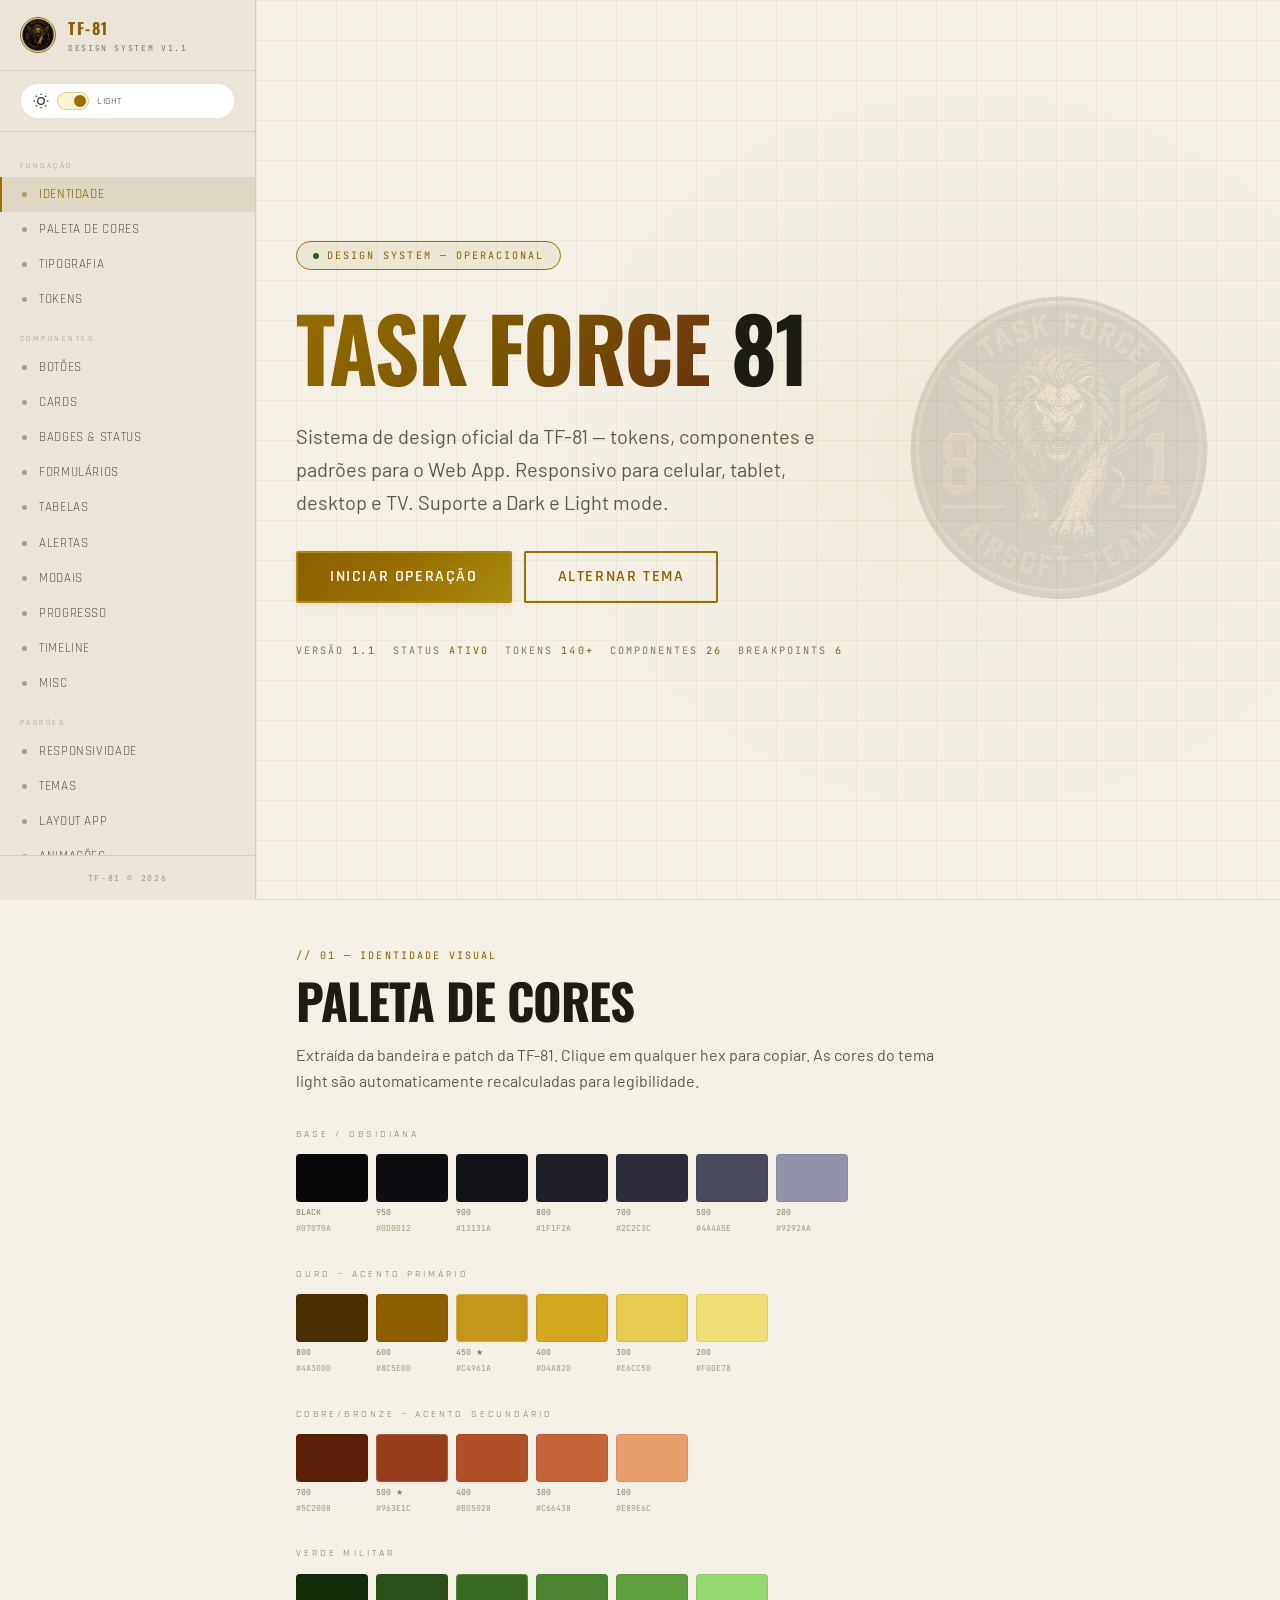
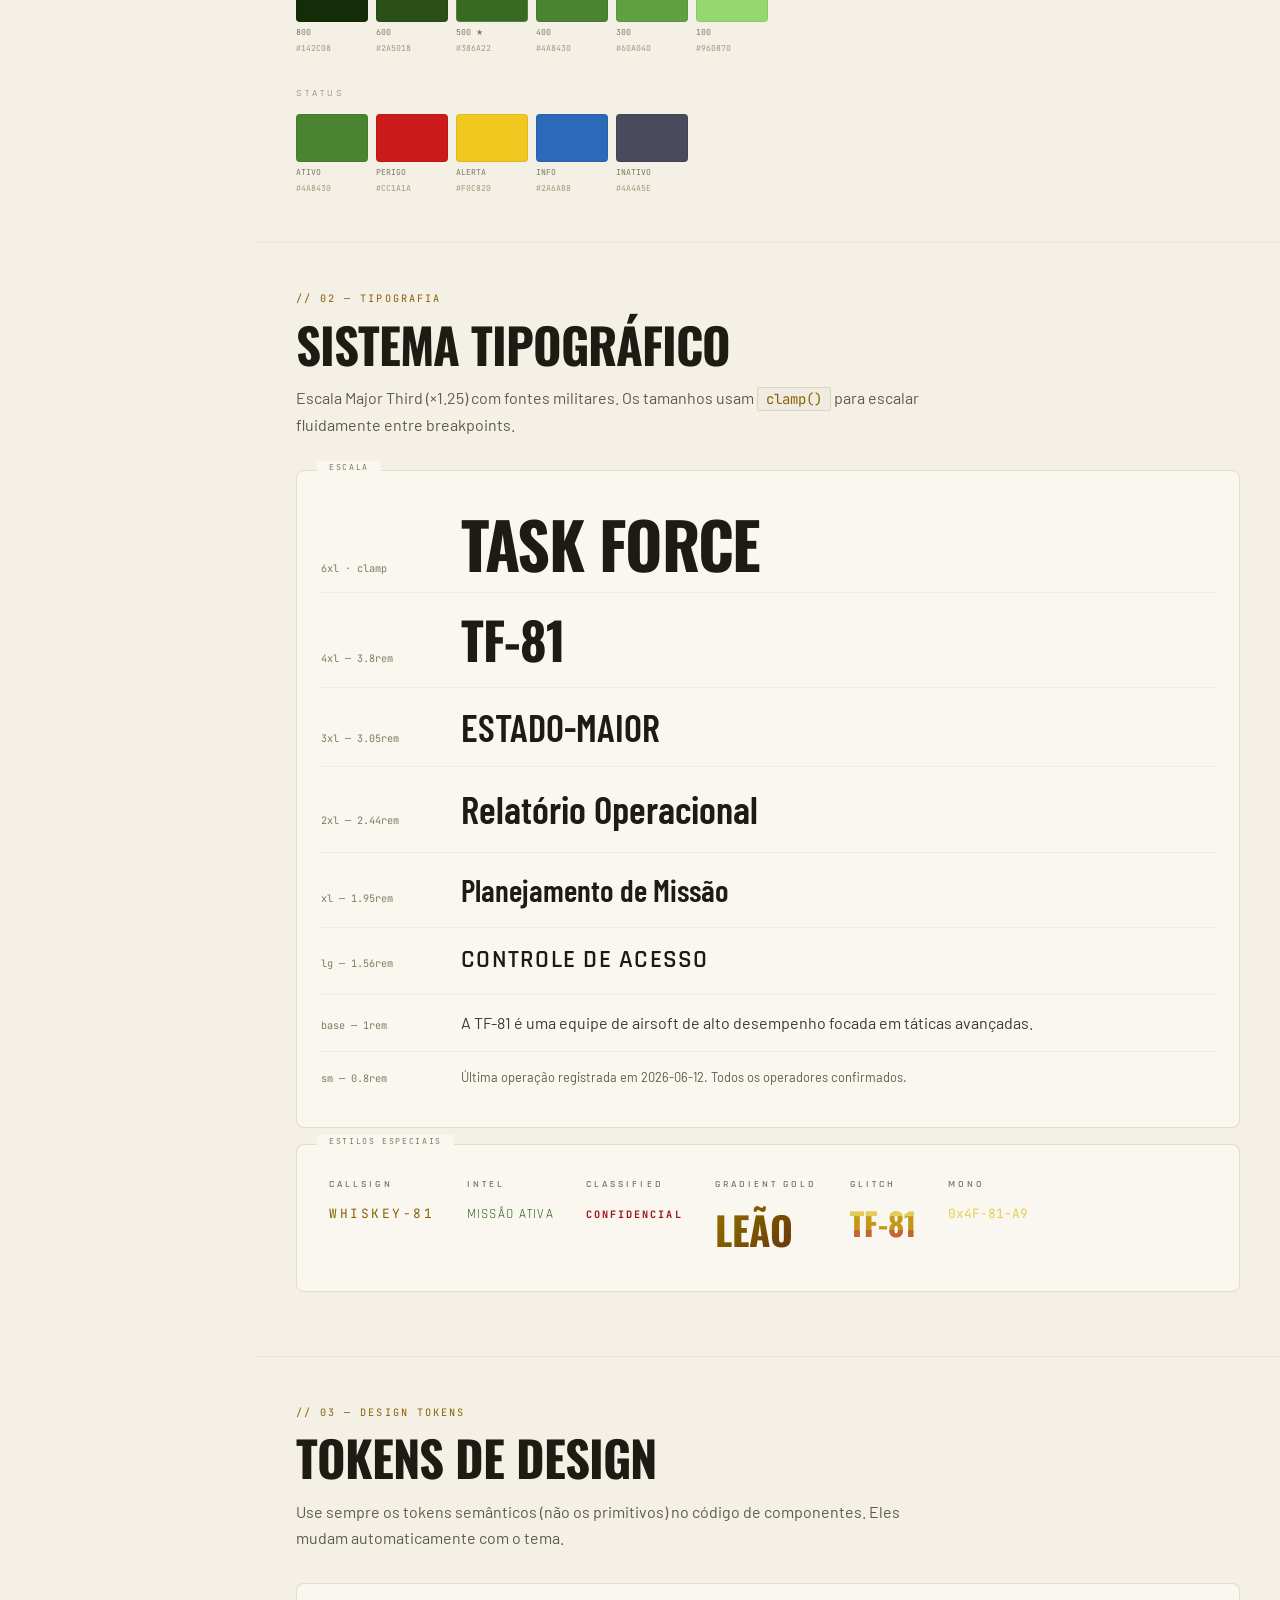
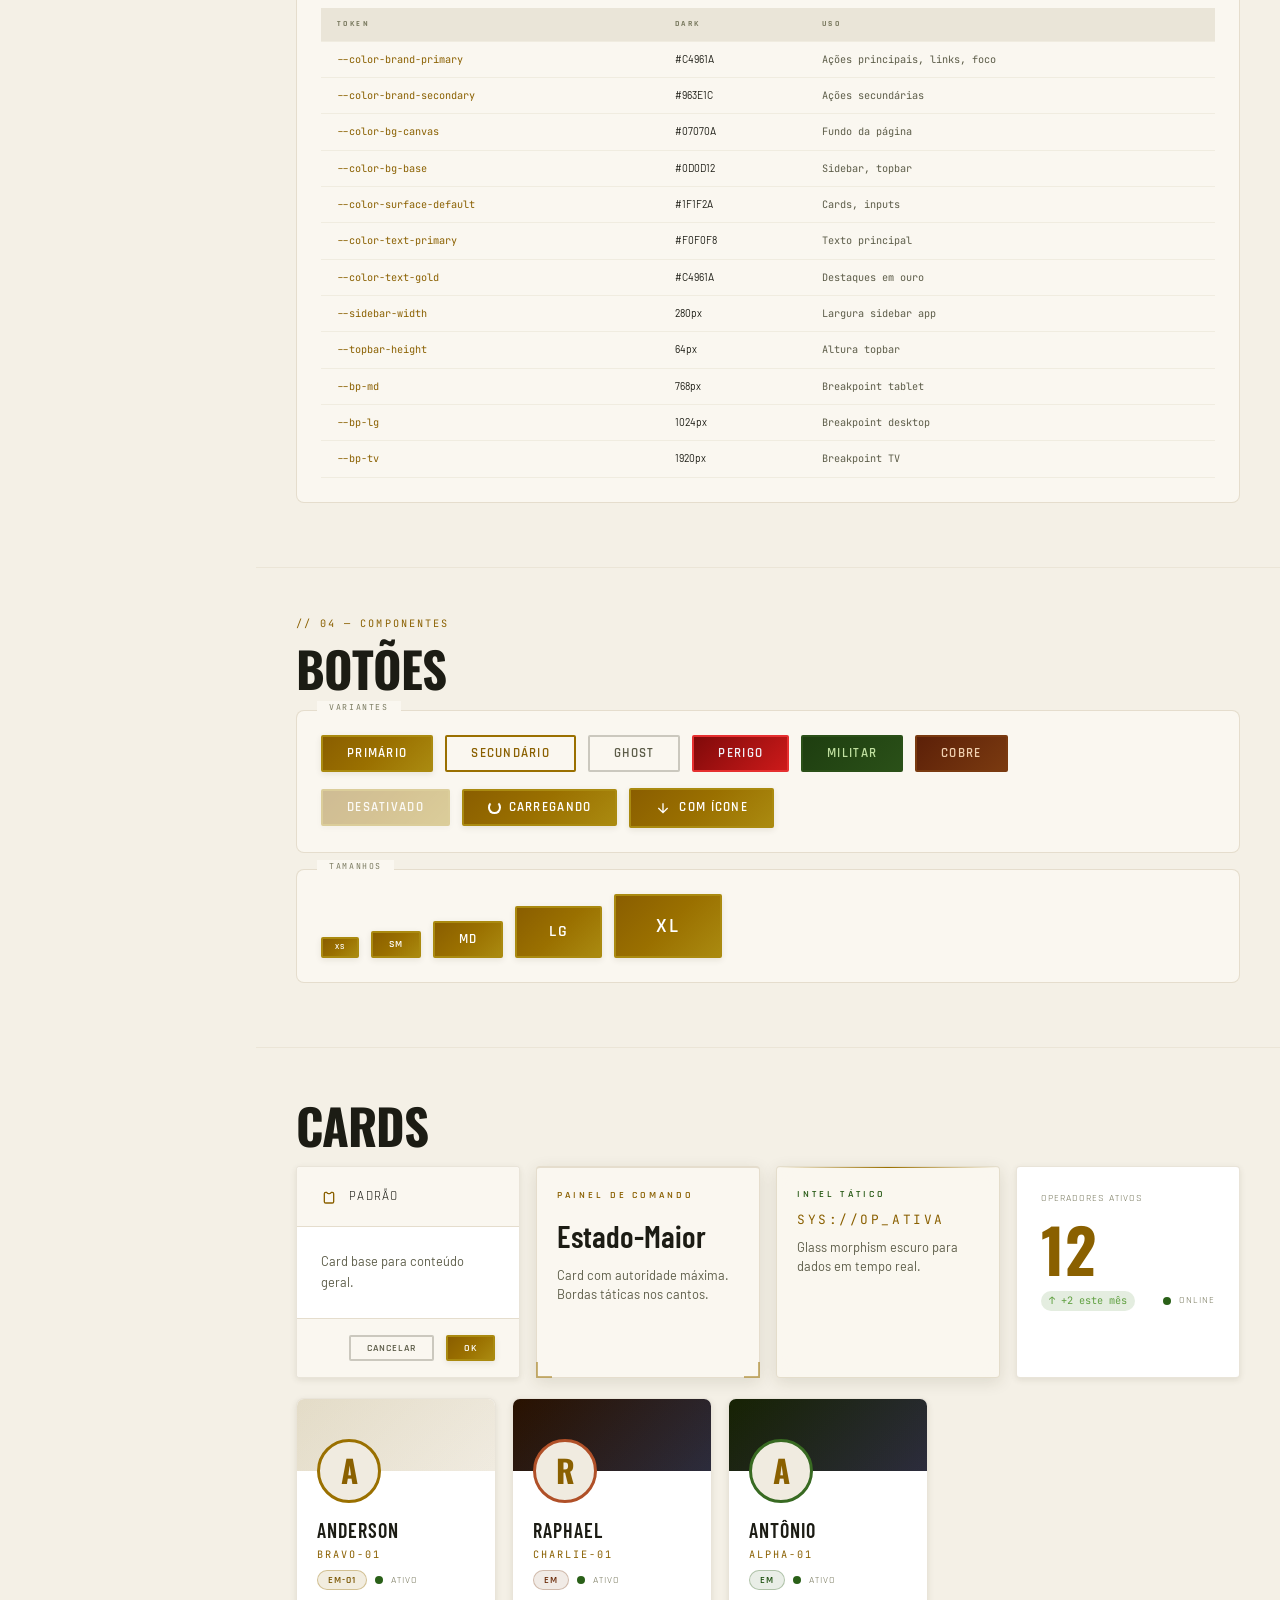
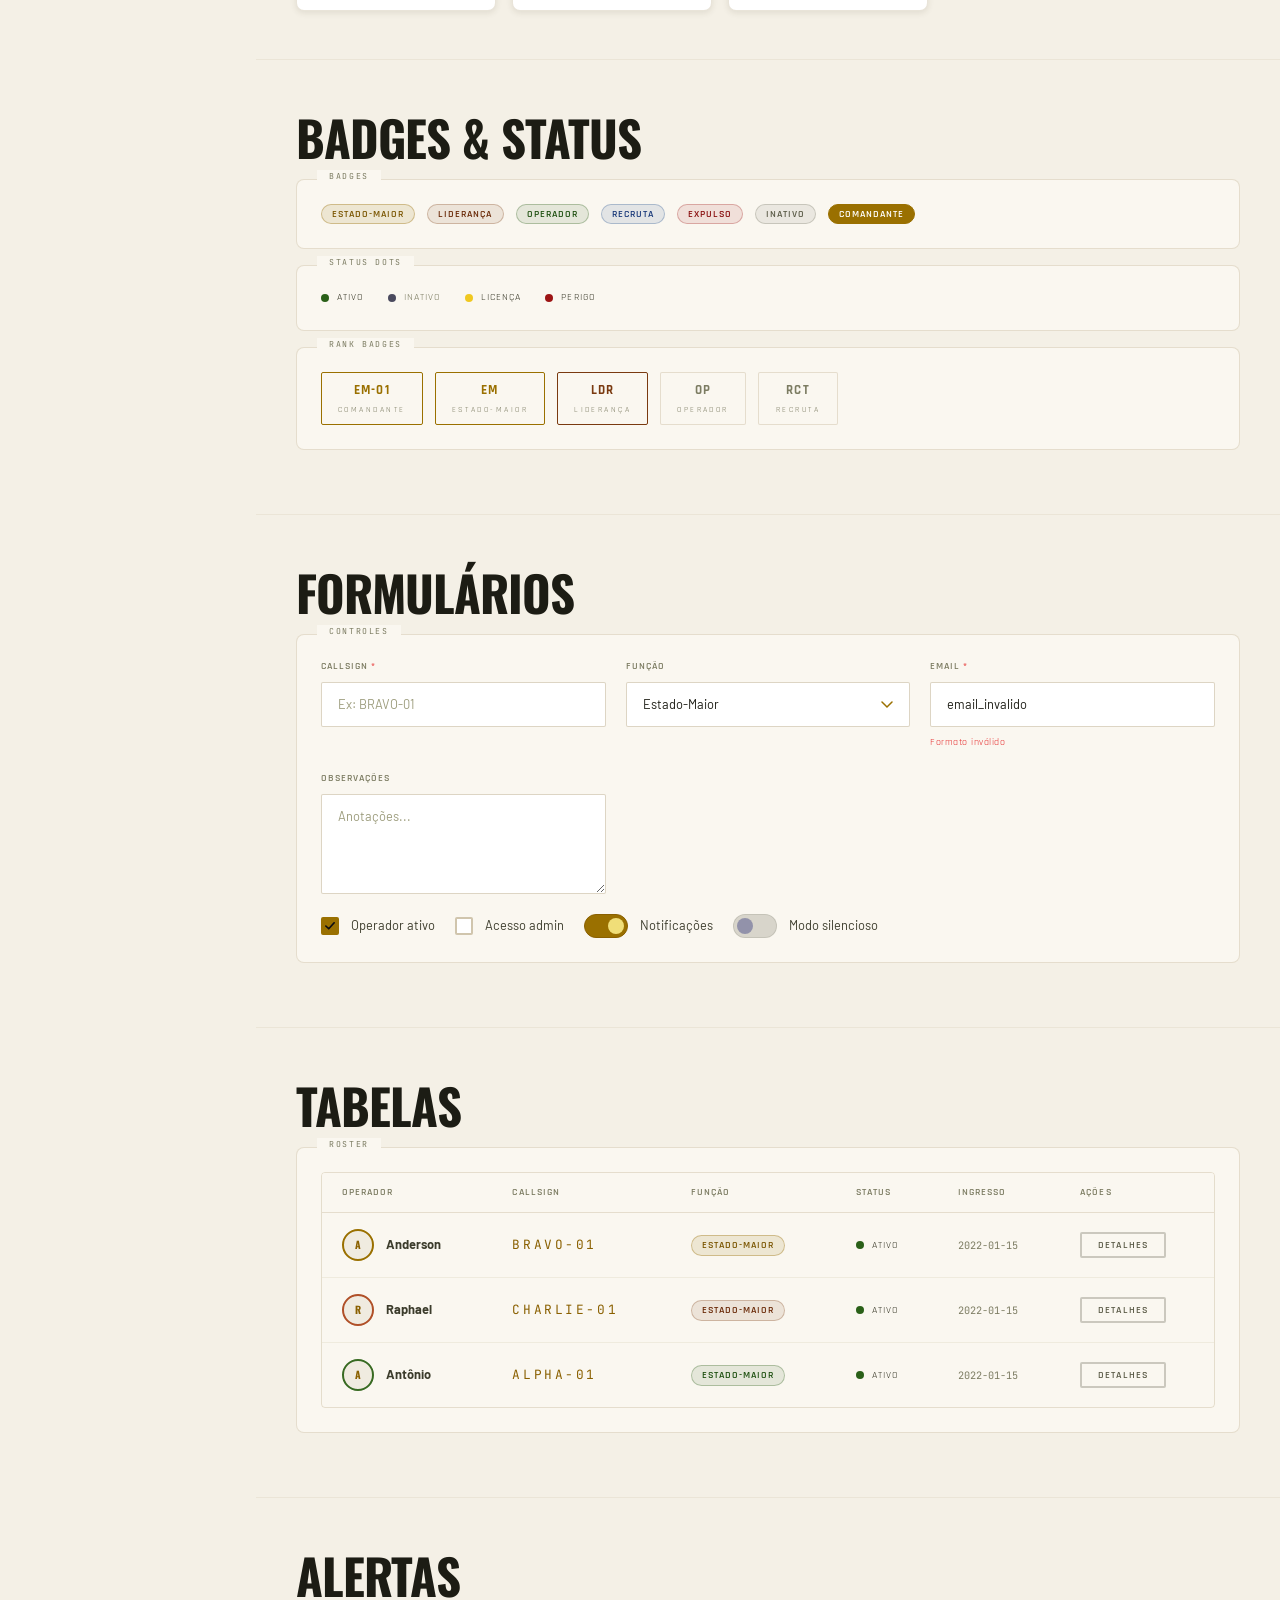
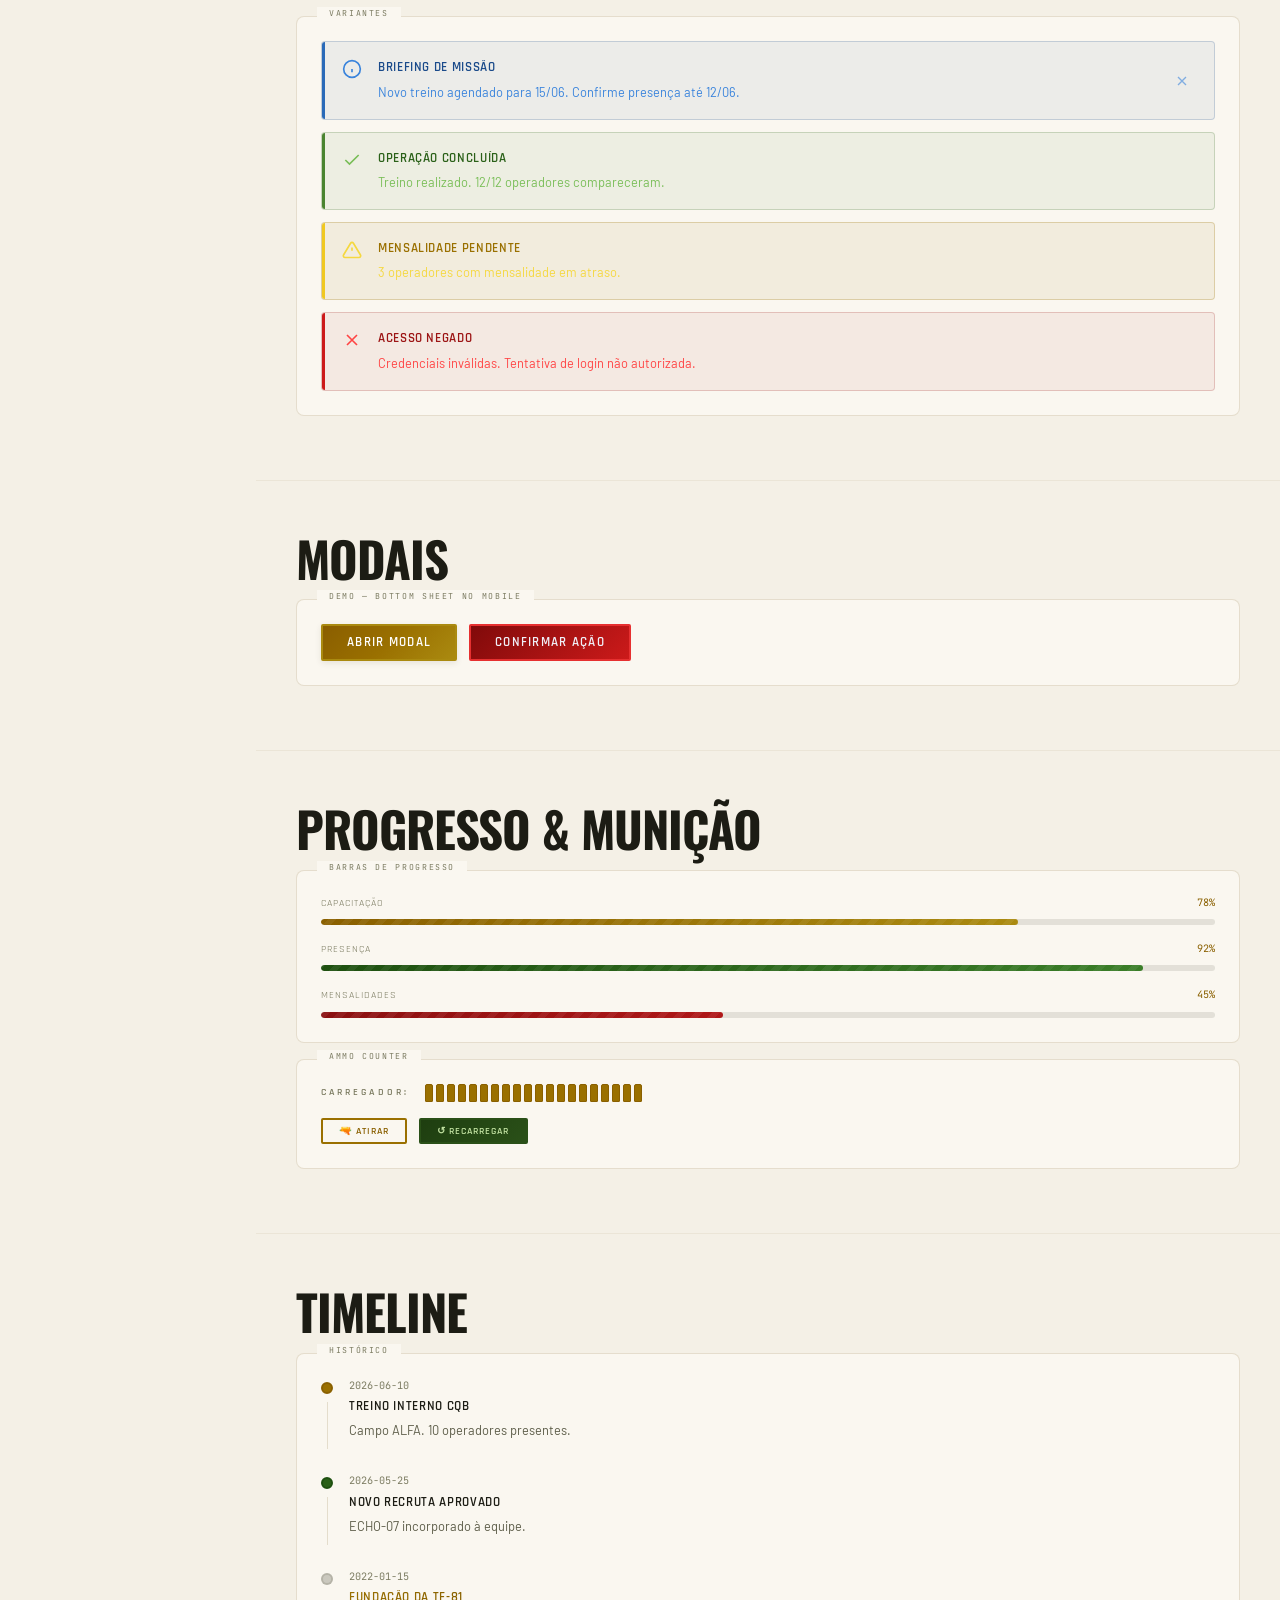
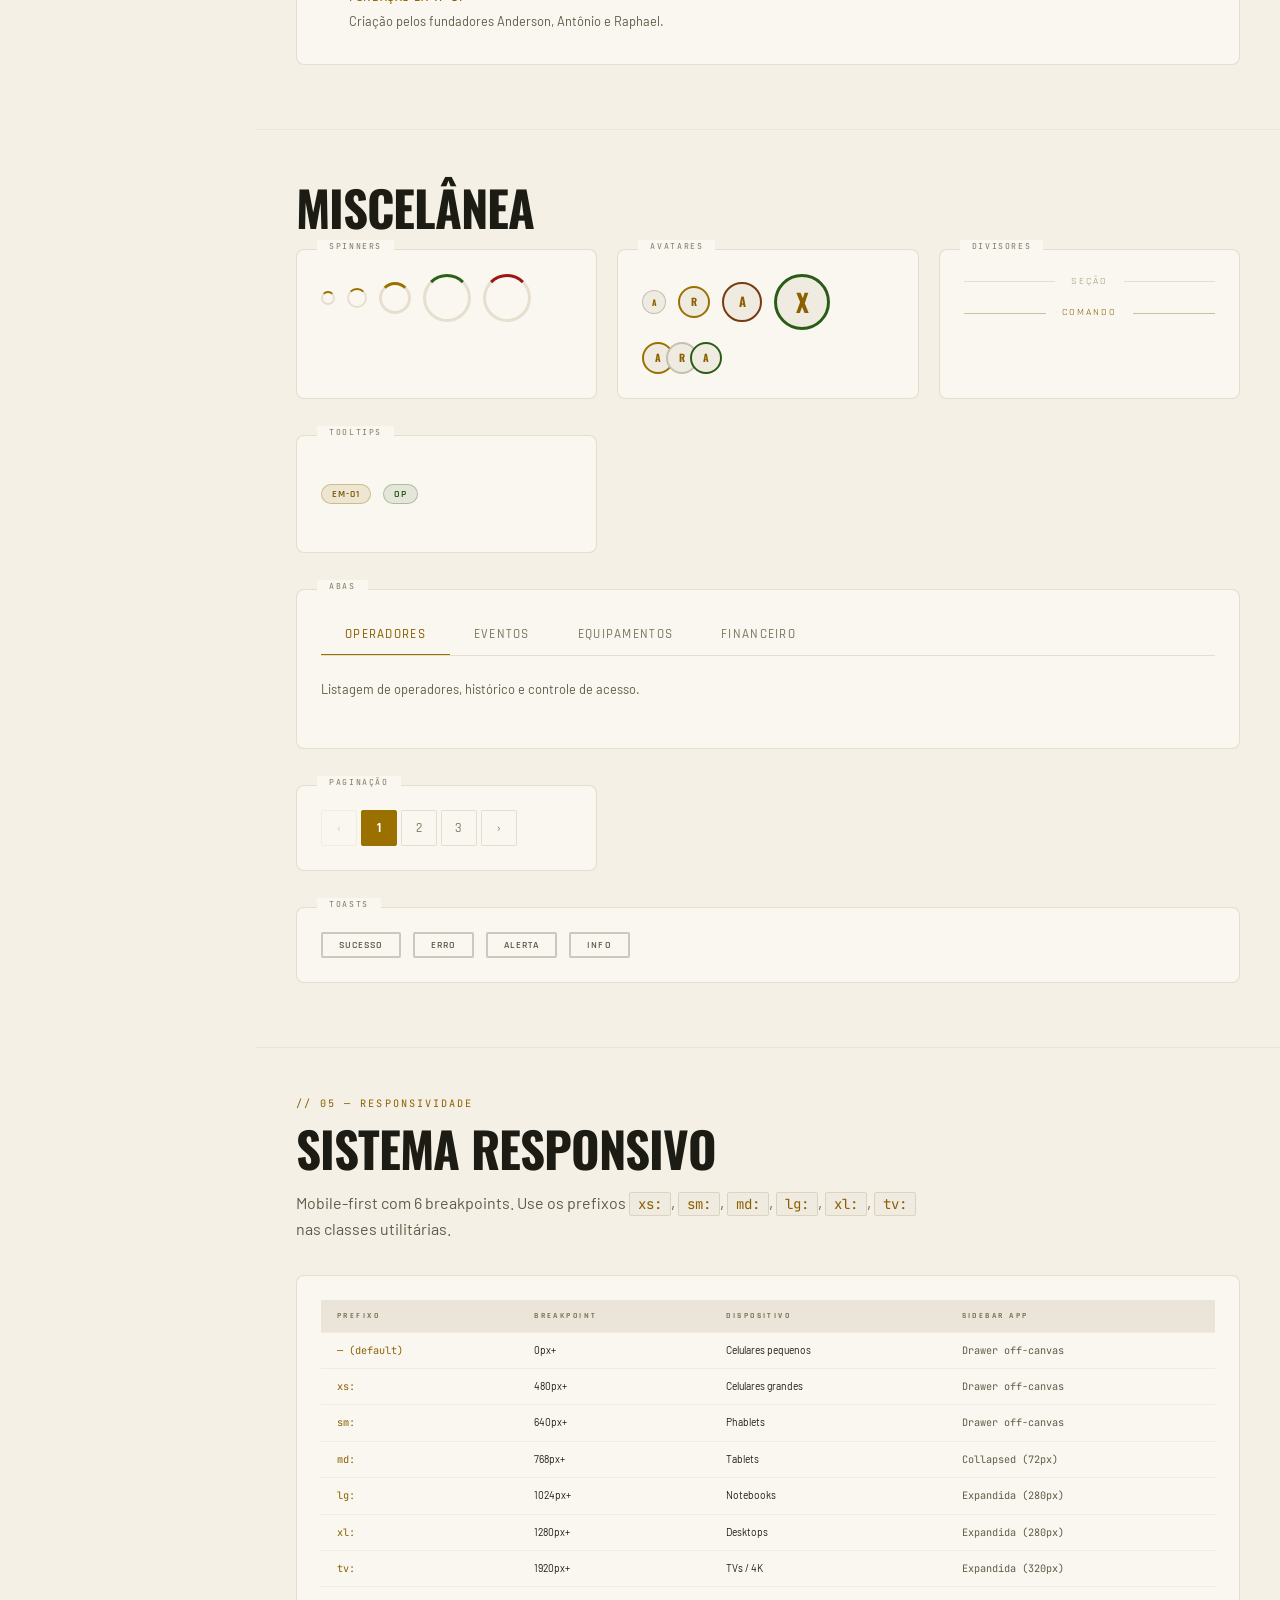
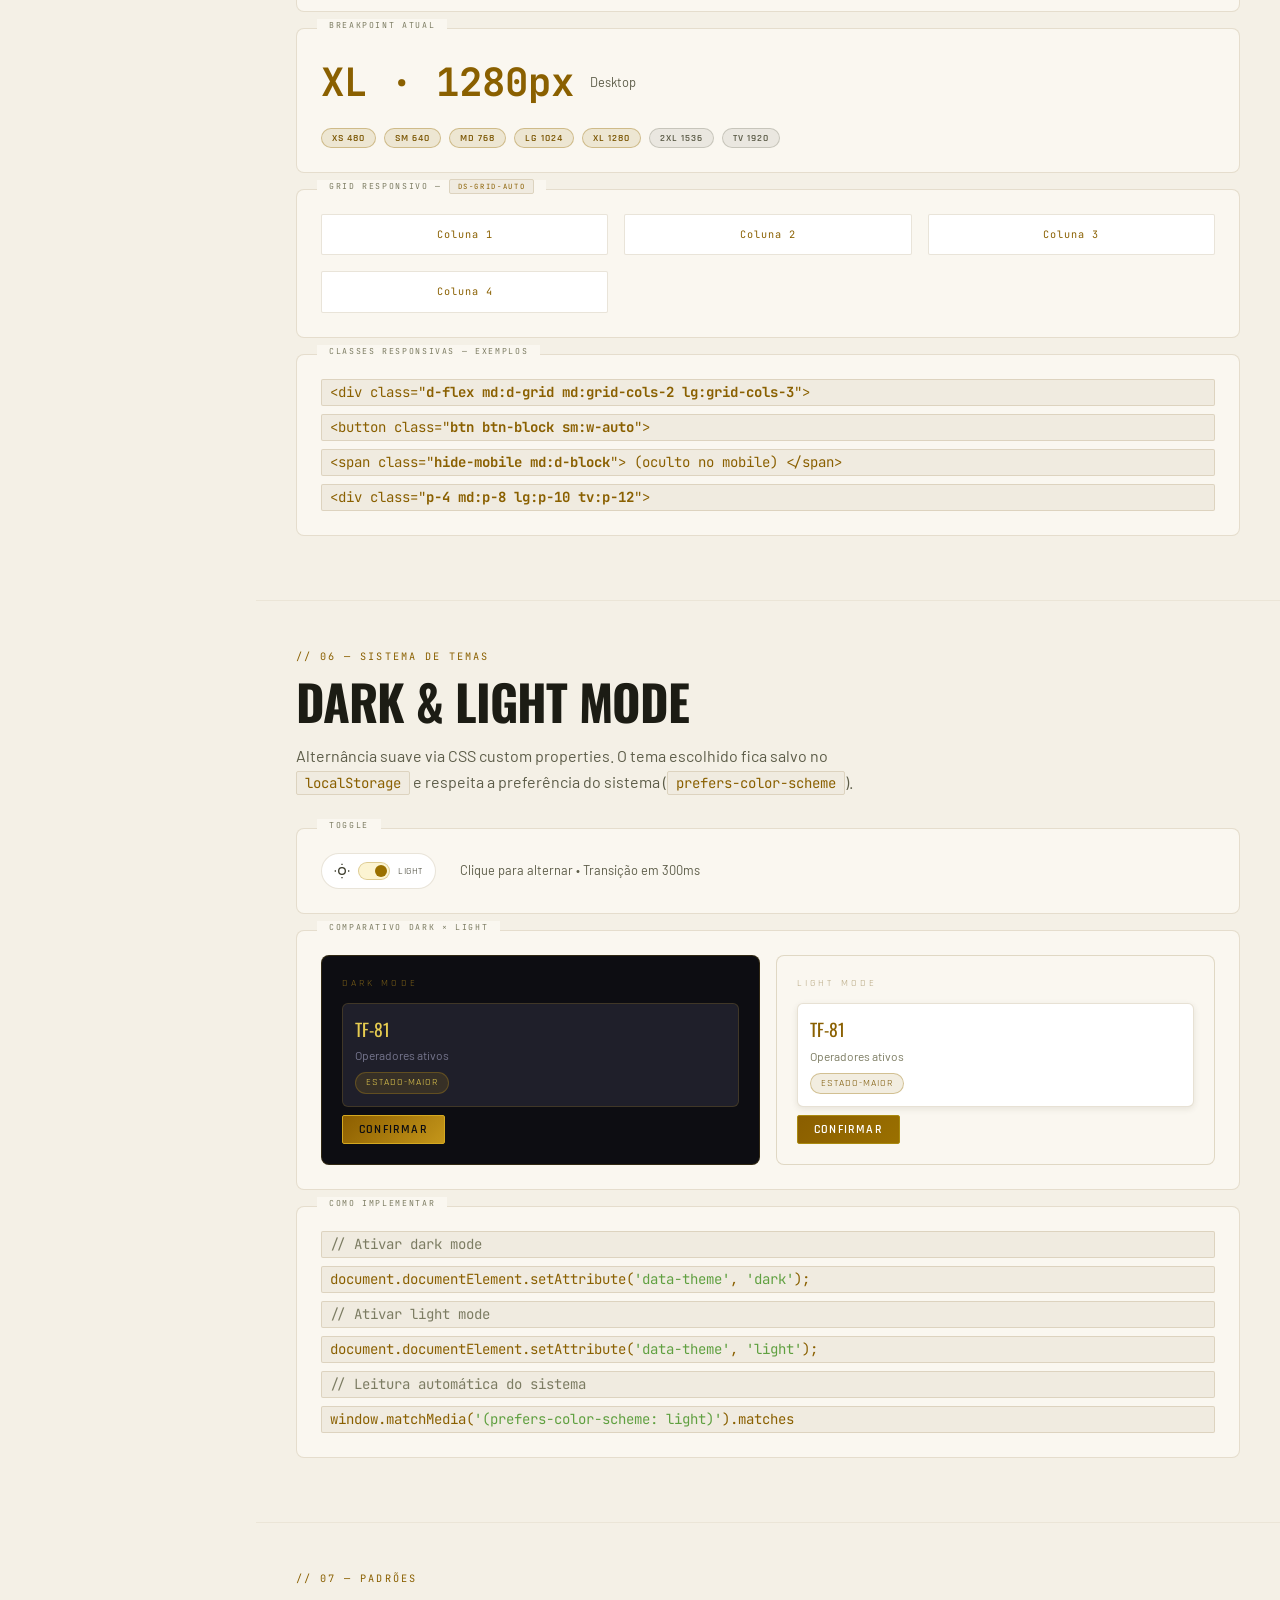
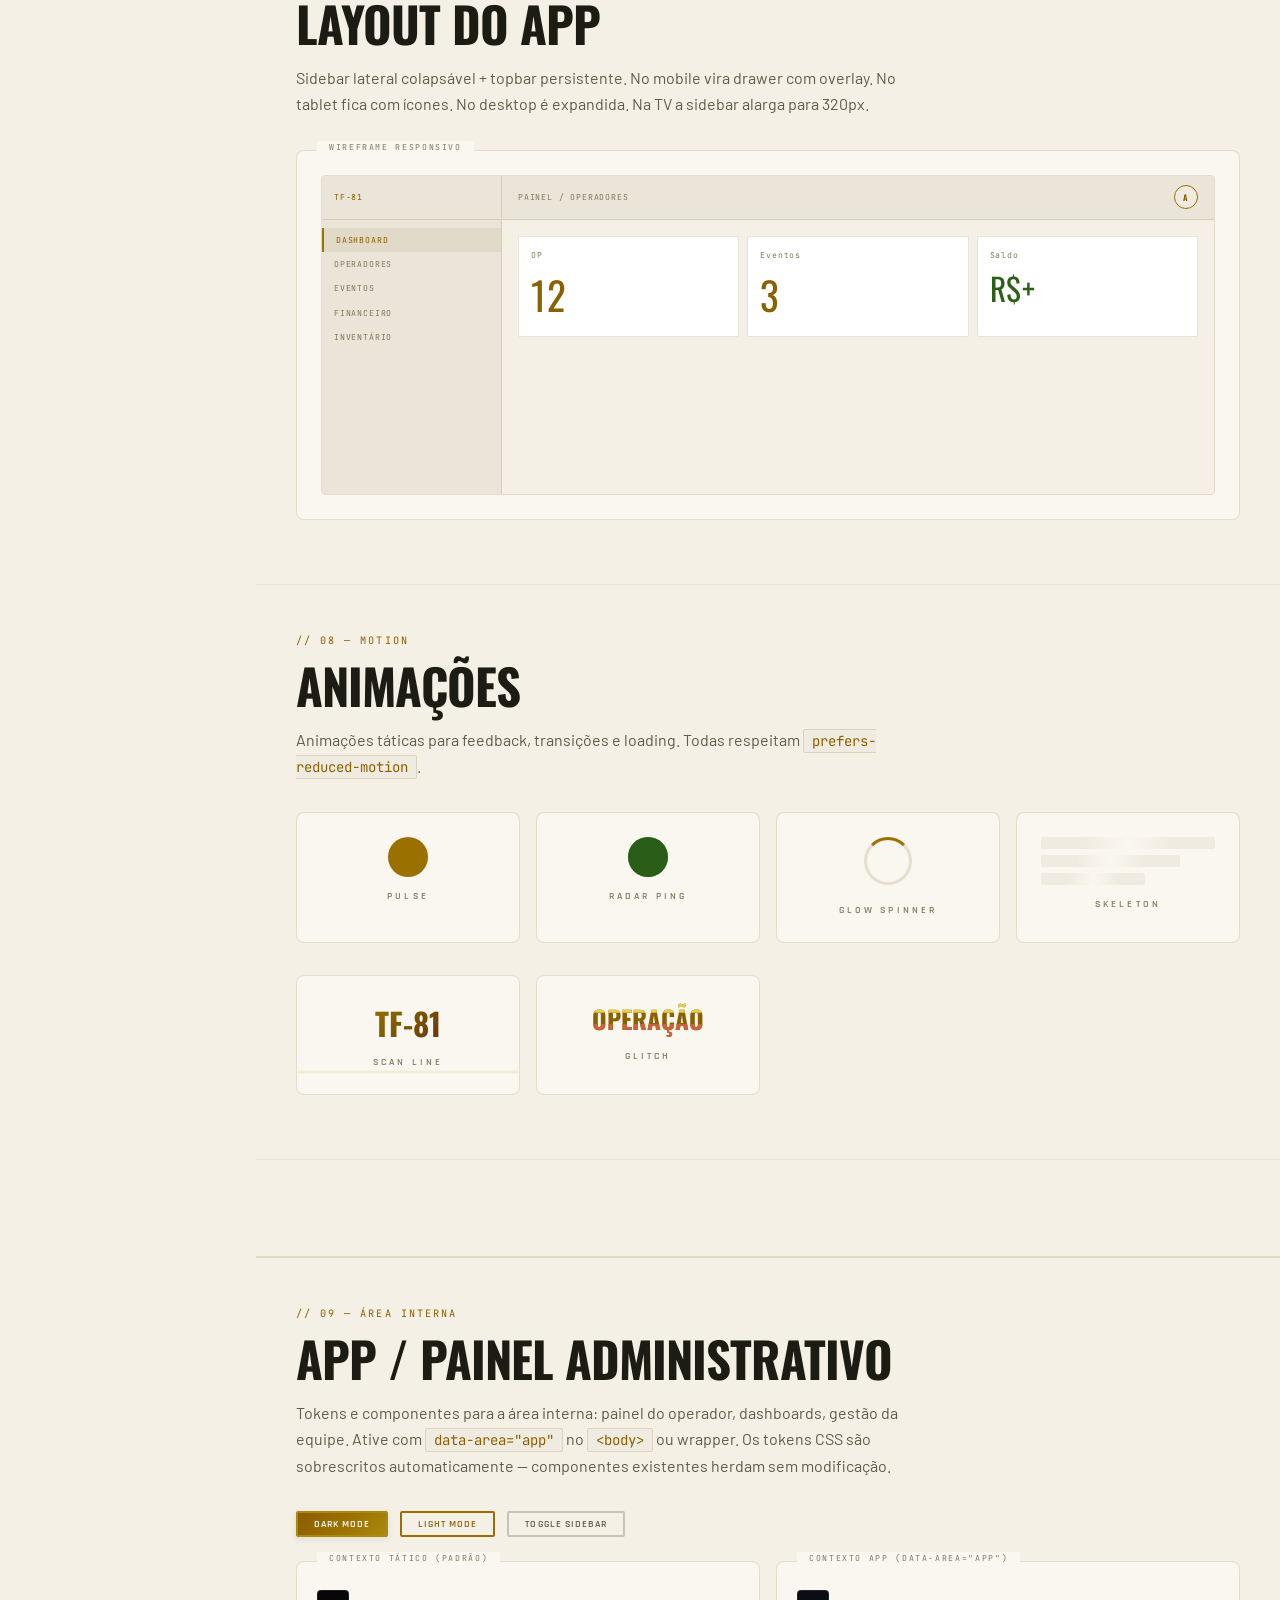
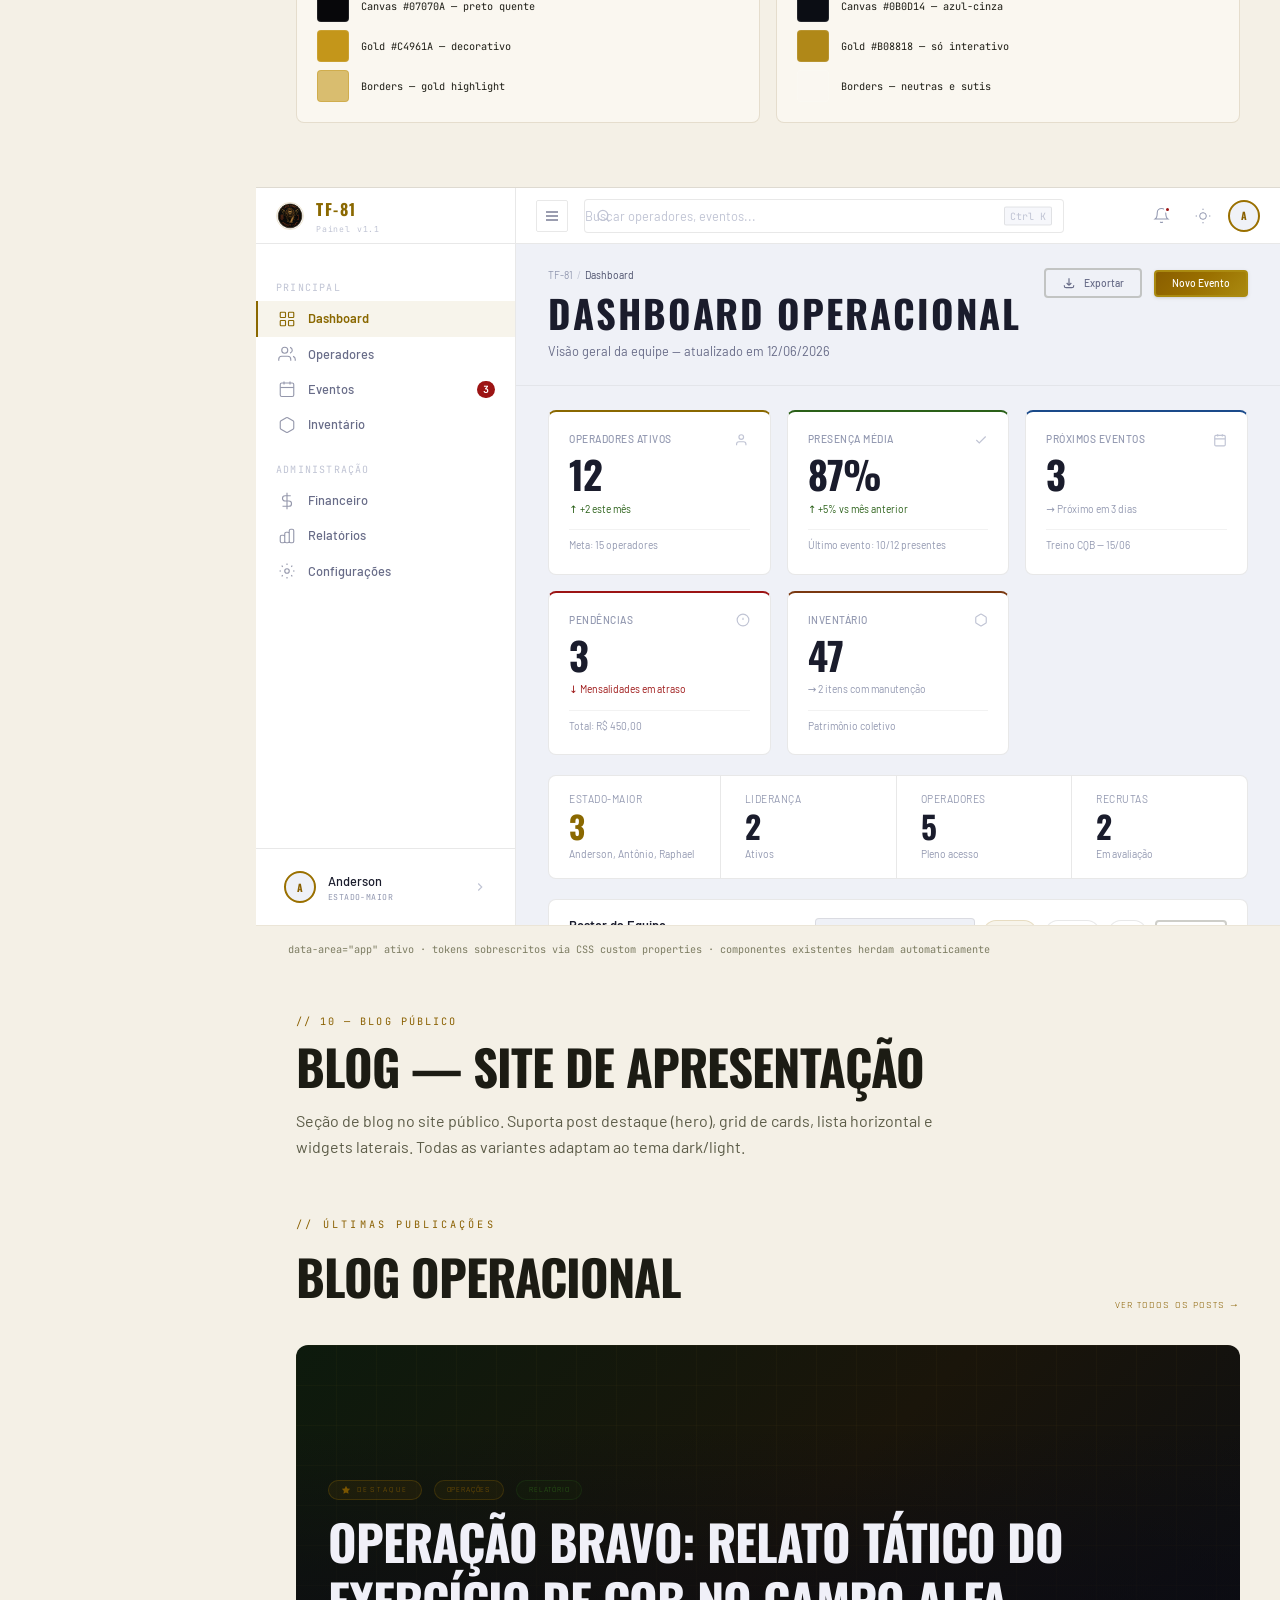
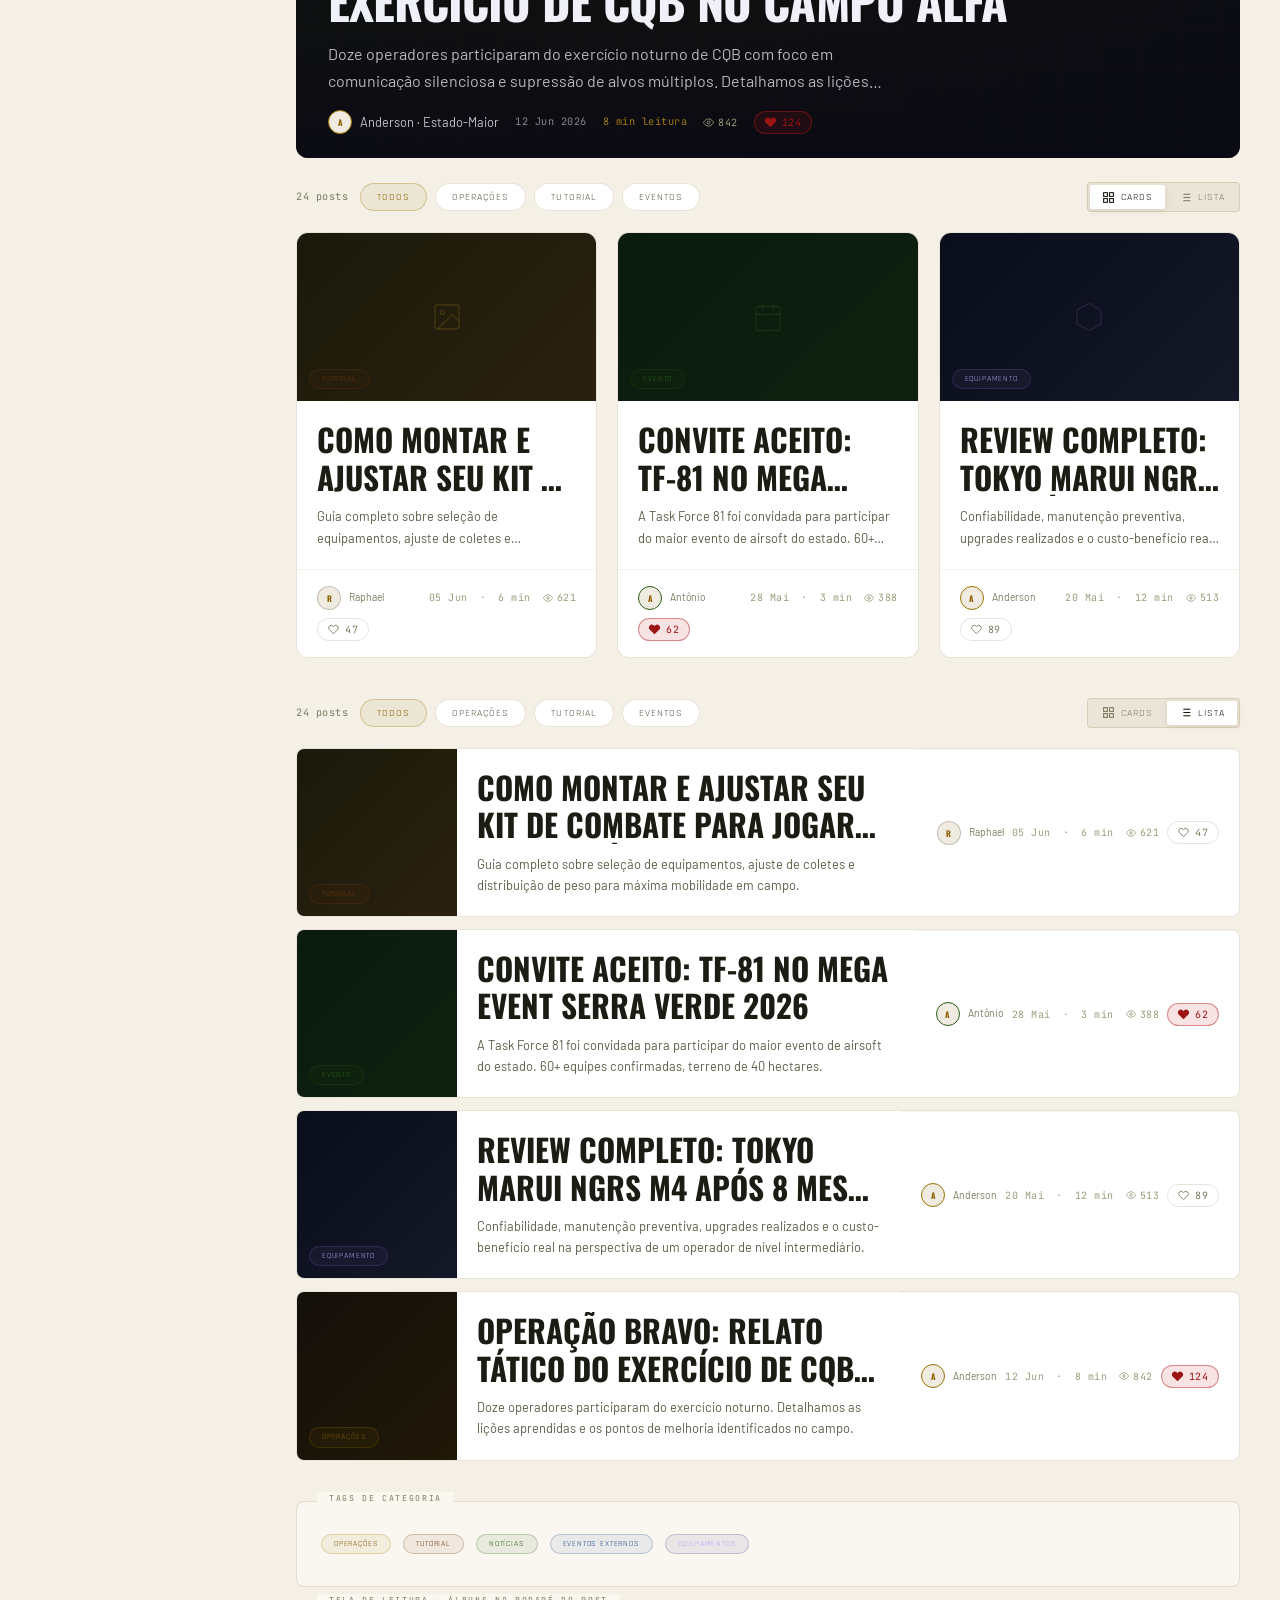
<file: design-system/index.html>
<!DOCTYPE html>
<html lang="pt-BR" data-theme="dark">
<head>
  <meta charset="UTF-8">
  <meta name="viewport" content="width=device-width, initial-scale=1.0, viewport-fit=cover">
  <meta name="color-scheme" content="dark light">
  <title>TF-81 — Design System</title>

  <link rel="preconnect" href="https://fonts.googleapis.com">
  <link rel="preconnect" href="https://fonts.gstatic.com" crossorigin>
  <link href="https://fonts.googleapis.com/css2?family=Oswald:wght@300;400;500;600;700&family=Barlow+Condensed:ital,wght@0,300;0,400;0,500;0,600;0,700;1,400&family=Barlow:ital,wght@0,300;0,400;0,500;0,600;0,700;1,400&family=JetBrains+Mono:wght@300;400;500;700&family=Rajdhani:wght@300;400;500;600;700&display=swap" rel="stylesheet">

  <link rel="stylesheet" href="css/tokens.css">
  <link rel="stylesheet" href="css/base.css">
  <link rel="stylesheet" href="css/typography.css">
  <link rel="stylesheet" href="css/components.css">
  <link rel="stylesheet" href="css/utilities.css">
  <link rel="stylesheet" href="css/animations.css">
  <link rel="stylesheet" href="css/app.css">
  <link rel="stylesheet" href="css/blog.css">
  <link rel="stylesheet" href="css/gallery.css">
  <link rel="stylesheet" href="css/crew.css">
  <link rel="stylesheet" href="css/media.css">
  <link rel="stylesheet" href="css/navbar.css">
  <link rel="stylesheet" href="css/footer.css">
  <link rel="stylesheet" href="css/hero.css">
  <link rel="stylesheet" href="css/about.css">
  <link rel="stylesheet" href="css/recruit.css">

  <style>
    /* ── DS PAGE LAYOUT ──────────────────────────────────────── */
    body { display: flex; min-height: 100vh; }

    /* ── SIDEBAR ─────────────────────────────────────────────── */
    #ds-sidebar {
      width: 256px;
      flex-shrink: 0;
      height: 100vh;
      position: sticky;
      top: 0;
      background: var(--color-bg-base);
      border-right: 1px solid var(--color-border-default);
      display: flex;
      flex-direction: column;
      overflow: hidden;
      z-index: var(--z-sticky);
      transition:
        width 400ms cubic-bezier(.4,0,.2,1),
        transform 400ms cubic-bezier(.4,0,.2,1),
        background-color 300ms ease,
        border-color 300ms ease;
    }

    /* Mobile: drawer */
    @media (max-width: 767px) {
      body { display: block; }
      #ds-sidebar {
        position: fixed;
        top: 0; left: 0; bottom: 0;
        width: 280px;
        transform: translateX(-100%);
        height: 100dvh;
        box-shadow: none;
      }
      #ds-sidebar.open {
        transform: translateX(0);
        box-shadow: var(--shadow-2xl);
      }
      #ds-main { width: 100%; }
    }

    /* Tablet: collapsed */
    @media (min-width: 768px) and (max-width: 1023px) {
      #ds-sidebar { width: 56px; }
      #ds-sidebar .ds-sidebar-brand-text,
      #ds-sidebar .ds-nav-section,
      #ds-sidebar .ds-nav-label,
      #ds-sidebar .theme-toggle-label { display: none; }
      #ds-sidebar .ds-nav-link { padding: var(--space-3); justify-content: center; }
      #ds-sidebar .ds-brand-patch { margin: 0 auto; }
      #ds-sidebar .ds-sidebar-brand { justify-content: center; padding: var(--space-4) var(--space-3); }
      #ds-sidebar .theme-toggle-wrap { justify-content: center; padding: var(--space-3); }
      #ds-sidebar .theme-toggle { padding: var(--space-2); }
    }

    /* Desktop collapsed */
    #ds-sidebar.collapsed {
      width: 56px;
    }
    #ds-sidebar.collapsed .ds-sidebar-brand-text,
    #ds-sidebar.collapsed .ds-nav-section,
    #ds-sidebar.collapsed .ds-nav-label,
    #ds-sidebar.collapsed .theme-toggle-label { display: none; }
    #ds-sidebar.collapsed .ds-nav-link { padding: var(--space-3); justify-content: center; }
    #ds-sidebar.collapsed .ds-brand-patch { margin: 0 auto; }
    #ds-sidebar.collapsed .ds-sidebar-brand { justify-content: center; padding: var(--space-4) var(--space-3); }
    #ds-sidebar.collapsed .theme-toggle-wrap { justify-content: center; padding: var(--space-3); }

    /* TV */
    @media (min-width: 1920px) {
      #ds-sidebar { width: 300px; }
    }

    /* ── SIDEBAR INTERNALS ───────────────────────────────────── */
    .ds-sidebar-brand {
      padding: var(--space-4) var(--space-5);
      border-bottom: 1px solid var(--color-border-default);
      display: flex;
      align-items: center;
      gap: var(--space-3);
      flex-shrink: 0;
      transition: border-color 300ms ease;
    }
    .ds-brand-patch {
      width: 36px; height: 36px;
      border-radius: 50%;
      border: 1px solid var(--color-border-gold);
      object-fit: cover;
      flex-shrink: 0;
      transition: border-color 300ms ease;
    }
    .ds-sidebar-brand-text { min-width: 0; }
    .ds-brand-name {
      font-family: var(--font-display);
      font-size: var(--text-base);
      font-weight: var(--weight-bold);
      letter-spacing: var(--tracking-wider);
      text-transform: uppercase;
      color: var(--color-text-gold);
      white-space: nowrap;
    }
    .ds-brand-sub {
      font-family: var(--font-mono);
      font-size: var(--text-2xs);
      color: var(--color-text-muted);
      letter-spacing: var(--tracking-widest);
      text-transform: uppercase;
      margin-top: 2px;
    }

    /* Theme toggle in sidebar */
    .theme-toggle-wrap {
      padding: var(--space-3) var(--space-5);
      border-bottom: 1px solid var(--color-border-default);
      flex-shrink: 0;
      transition: border-color 300ms ease;
    }

    /* Nav */
    .ds-nav {
      flex: 1;
      overflow-y: auto;
      overflow-x: hidden;
      padding: var(--space-3) 0;
    }
    .ds-nav::-webkit-scrollbar { width: 3px; }
    .ds-nav-section {
      font-family: var(--font-tactical);
      font-size: var(--text-2xs);
      letter-spacing: var(--tracking-military);
      text-transform: uppercase;
      color: var(--color-text-disabled);
      padding: var(--space-4) var(--space-5) var(--space-1);
      white-space: nowrap;
    }
    .ds-nav-link {
      display: flex;
      align-items: center;
      gap: var(--space-3);
      padding: var(--space-2) var(--space-5);
      font-family: var(--font-tactical);
      font-size: var(--text-sm);
      letter-spacing: var(--tracking-wide);
      text-transform: uppercase;
      color: var(--color-text-tertiary);
      text-decoration: none;
      border-left: 2px solid transparent;
      transition: all var(--transition-fast);
      white-space: nowrap;
      overflow: hidden;
    }
    .ds-nav-link:hover  { color: var(--color-text-primary); background: rgba(196,150,26,0.06); border-left-color: rgba(196,150,26,0.3); }
    .ds-nav-link.active { color: var(--primitive-gold-400); background: rgba(196,150,26,0.1); border-left-color: var(--primitive-gold-450); }
    [data-theme="light"] .ds-nav-link:hover  { background: rgba(120,90,20,0.06); border-left-color: rgba(120,90,20,0.3); color: var(--color-text-primary); }
    [data-theme="light"] .ds-nav-link.active { background: rgba(120,90,20,0.10); border-left-color: #9A7000; color: #8A6000; }
    .ds-nav-dot {
      width: 5px; height: 5px; border-radius: 50%;
      background: currentColor; flex-shrink: 0; opacity: 0.5;
    }
    .ds-nav-label { flex: 1; }

    /* Sidebar footer */
    .ds-sidebar-footer {
      padding: var(--space-4) var(--space-5);
      border-top: 1px solid var(--color-border-default);
      flex-shrink: 0;
      font-family: var(--font-mono);
      font-size: var(--text-2xs);
      color: var(--color-text-disabled);
      letter-spacing: var(--tracking-widest);
      text-transform: uppercase;
      text-align: center;
      transition: border-color 300ms ease;
    }

    /* ── OVERLAY ──────────────────────────────────────────────── */
    #ds-overlay {
      display: none;
      position: fixed;
      inset: 0;
      background: rgba(7,7,10,0.75);
      backdrop-filter: blur(3px);
      z-index: calc(var(--z-sticky) - 1);
      opacity: 0;
      transition: opacity var(--transition-base);
    }
    #ds-overlay.visible { display: block; opacity: 1; }

    /* ── TOPBAR (mobile) ─────────────────────────────────────── */
    #ds-topbar {
      display: none;
      position: sticky;
      top: 0;
      background: var(--color-bg-base);
      border-bottom: 1px solid var(--color-border-default);
      padding: 0 var(--space-4);
      height: 52px;
      align-items: center;
      gap: var(--space-3);
      z-index: var(--z-sticky);
      flex-shrink: 0;
      transition: background-color 300ms ease, border-color 300ms ease;
    }
    @media (max-width: 767px) { #ds-topbar { display: flex; } }
    .ds-topbar-title {
      font-family: var(--font-display);
      font-size: var(--text-md);
      font-weight: var(--weight-bold);
      letter-spacing: var(--tracking-wider);
      text-transform: uppercase;
      color: var(--color-text-gold);
      flex: 1;
    }

    /* ── TOGGLE BUTTON (hamburger) ───────────────────────────── */
    .ds-hamburger {
      width: 36px; height: 36px;
      display: flex; align-items: center; justify-content: center;
      background: var(--color-surface-default);
      border: 1px solid var(--color-border-default);
      border-radius: var(--radius-sm);
      color: var(--color-text-secondary);
      cursor: pointer;
      flex-shrink: 0;
      transition: all var(--transition-fast);
    }
    .ds-hamburger:hover { border-color: var(--color-border-gold); color: var(--color-text-gold); }

    /* Collapse button for desktop */
    #ds-collapse-btn {
      display: flex;
    }
    @media (max-width: 767px) { #ds-collapse-btn { display: none; } }
    @media (min-width: 768px) and (max-width: 1023px) { #ds-collapse-btn { display: none; } }

    /* ── MAIN AREA ────────────────────────────────────────────── */
    #ds-main {
      flex: 1;
      min-width: 0;
      overflow-y: auto;
      overflow-x: hidden;
      display: flex;
      flex-direction: column;
    }

    /* ── SECTION ─────────────────────────────────────────────── */
    .ds-section {
      padding: var(--space-12) var(--space-10);
      border-bottom: 1px solid var(--color-border-subtle);
      max-width: 1140px;
      transition: border-color 300ms ease;
    }
    @media (max-width: 767px) { .ds-section { padding: var(--space-8) var(--space-4); } }
    @media (min-width: 768px) and (max-width: 1023px) { .ds-section { padding: var(--space-10) var(--space-6); } }
    @media (min-width: 1920px) { .ds-section { padding: var(--space-16) var(--space-16); max-width: 1400px; } }

    .ds-label {
      font-family: var(--font-mono);
      font-size: var(--text-xs);
      color: var(--color-text-gold);
      letter-spacing: var(--tracking-widest);
      text-transform: uppercase;
      margin-bottom: var(--space-2);
    }
    .ds-title {
      font-family: var(--font-display);
      font-size: clamp(1.8rem, 4vw, var(--text-3xl));
      font-weight: var(--weight-bold);
      text-transform: uppercase;
      letter-spacing: var(--tracking-tight);
      margin-bottom: var(--space-3);
    }
    .ds-desc {
      font-size: var(--text-base);
      color: var(--color-text-tertiary);
      line-height: var(--leading-relaxed);
      max-width: 640px;
      margin-bottom: var(--space-8);
    }

    .ds-preview {
      background: var(--color-bg-raised);
      border: 1px solid var(--color-border-default);
      border-radius: var(--radius-lg);
      padding: var(--space-6);
      margin-bottom: var(--space-4);
      position: relative;
      transition: background-color 300ms ease, border-color 300ms ease;
    }
    @media (max-width: 767px) { .ds-preview { padding: var(--space-4); border-radius: var(--radius-md); } }
    .ds-preview-label {
      position: absolute;
      top: -10px; left: var(--space-5);
      background: var(--color-bg-raised);
      padding: 0 var(--space-3);
      font-family: var(--font-mono);
      font-size: var(--text-2xs);
      color: var(--color-text-muted);
      letter-spacing: var(--tracking-widest);
      text-transform: uppercase;
      transition: background-color 300ms ease;
    }

    .ds-row { display: flex; flex-wrap: wrap; align-items: center; gap: var(--space-3); margin-bottom: var(--space-4); }
    .ds-row:last-child { margin-bottom: 0; }

    .ds-grid-auto { display: grid; grid-template-columns: repeat(auto-fill, minmax(220px, 1fr)); gap: var(--space-4); }
    @media (max-width: 767px) { .ds-grid-auto { grid-template-columns: 1fr; } }

    /* ── HERO ─────────────────────────────────────────────────── */
    #ds-hero {
      min-height: 100svh;
      display: flex;
      flex-direction: column;
      justify-content: center;
      background: var(--color-bg-canvas);
      position: relative;
      overflow: hidden;
      padding: var(--space-16) var(--space-10);
      border-bottom: 1px solid var(--color-border-default);
      transition: background-color 300ms ease, border-color 300ms ease;
    }
    @media (max-width: 767px) { #ds-hero { padding: var(--space-10) var(--space-4); min-height: auto; padding-top: var(--space-12); } }

    #ds-hero::before {
      content: '';
      position: absolute; inset: 0;
      background-image:
        linear-gradient(rgba(196,150,26,0.04) 1px, transparent 1px),
        linear-gradient(90deg, rgba(196,150,26,0.04) 1px, transparent 1px);
      background-size: 40px 40px;
      pointer-events: none;
      transition: opacity 300ms ease;
    }
    [data-theme="light"] #ds-hero::before {
      background-image:
        linear-gradient(rgba(120,90,20,0.06) 1px, transparent 1px),
        linear-gradient(90deg, rgba(120,90,20,0.06) 1px, transparent 1px);
    }
    #ds-hero::after {
      content: '';
      position: absolute; inset: 0;
      background: radial-gradient(ellipse 60% 60% at 70% 50%, rgba(196,150,26,0.07) 0%, transparent 70%);
      pointer-events: none;
    }
    [data-theme="light"] #ds-hero::after {
      background: radial-gradient(ellipse 60% 60% at 70% 50%, rgba(154,112,0,0.06) 0%, transparent 70%);
    }

    .hero-content { position: relative; z-index: 1; }
    .hero-tag {
      display: inline-flex; align-items: center; gap: var(--space-2);
      padding: var(--space-1-5) var(--space-4);
      border: 1px solid var(--color-border-gold);
      border-radius: var(--radius-full);
      background: rgba(196,150,26,0.06);
      font-family: var(--font-mono);
      font-size: var(--text-xs);
      color: var(--color-text-gold);
      letter-spacing: var(--tracking-widest);
      text-transform: uppercase;
      margin-bottom: var(--space-6);
      transition: background-color 300ms ease, border-color 300ms ease;
    }
    [data-theme="light"] .hero-tag { background: rgba(154,112,0,0.08); border-color: #9A7000; color: #8A6000; }
    .hero-tag::before {
      content: ''; width: 6px; height: 6px; border-radius: 50%;
      background: var(--color-status-active);
      animation: radar-pulse 1.8s ease-out infinite;
    }
    .hero-title {
      font-family: var(--font-display);
      font-size: clamp(2.5rem, 7vw, 5.5rem);
      font-weight: var(--weight-bold);
      text-transform: uppercase;
      letter-spacing: var(--tracking-tight);
      line-height: var(--leading-tight);
      margin-bottom: var(--space-5);
    }
    .hero-desc {
      font-size: clamp(var(--text-base), 2vw, var(--text-md));
      color: var(--color-text-tertiary);
      line-height: var(--leading-relaxed);
      max-width: 540px;
      margin-bottom: var(--space-8);
    }
    .hero-cta { display: flex; flex-wrap: wrap; gap: var(--space-3); margin-bottom: var(--space-10); }
    .hero-meta {
      display: flex; flex-wrap: wrap; gap: var(--space-4);
      font-family: var(--font-mono); font-size: var(--text-xs);
      color: var(--color-text-muted);
      letter-spacing: var(--tracking-widest); text-transform: uppercase;
    }
    .hero-meta span { color: var(--color-text-gold); }
    [data-theme="light"] .hero-meta span { color: #8A6000; }
    .hero-patch {
      position: absolute; right: 6%; top: 50%; transform: translateY(-50%);
      width: clamp(180px, 25vw, 380px);
      opacity: 0.12; filter: grayscale(20%); z-index: 0; pointer-events: none;
    }
    @media (max-width: 767px) { .hero-patch { display: none; } }

    /* ── COLOR SWATCHES ────────────────────────────────────────── */
    .color-group-title {
      font-family: var(--font-tactical); font-size: var(--text-xs);
      letter-spacing: var(--tracking-military); text-transform: uppercase;
      color: var(--color-text-muted); margin-bottom: var(--space-3);
    }
    .color-row { display: flex; gap: var(--space-2); flex-wrap: wrap; }
    .color-swatch { display: flex; flex-direction: column; width: 72px; gap: var(--space-1); cursor: pointer; }
    .color-swatch__box { height: 48px; border-radius: var(--radius-md); border: 1px solid rgba(255,255,255,0.06); transition: transform var(--transition-fast); }
    [data-theme="light"] .color-swatch__box { border-color: rgba(0,0,0,0.08); }
    .color-swatch:hover .color-swatch__box { transform: scale(1.06); }
    .color-swatch__name { font-family: var(--font-mono); font-size: var(--text-2xs); color: var(--color-text-muted); text-transform: uppercase; }
    .color-swatch__hex  { font-family: var(--font-mono); font-size: var(--text-2xs); color: var(--color-text-disabled); }
    @media (max-width: 767px) { .color-swatch { width: 60px; } .color-swatch__box { height: 40px; } }

    /* ── TYPE TABLE ──────────────────────────────────────────── */
    .type-row {
      display: flex; align-items: baseline; gap: var(--space-5);
      padding: var(--space-4) 0; border-bottom: 1px solid var(--color-border-subtle);
    }
    .type-row:last-child { border-bottom: none; }
    .type-label { font-family: var(--font-mono); font-size: var(--text-xs); color: var(--color-text-muted); min-width: 120px; flex-shrink: 0; }
    @media (max-width: 640px) { .type-row { flex-direction: column; gap: var(--space-1); } .type-label { min-width: auto; } }

    /* ── TOKEN TABLE ─────────────────────────────────────────── */
    .token-table { width: 100%; border-collapse: collapse; }
    .token-table th, .token-table td { padding: var(--space-2-5) var(--space-4); font-size: var(--text-xs); border-bottom: 1px solid var(--color-border-subtle); text-align: left; }
    .token-table th { font-family: var(--font-tactical); font-size: var(--text-2xs); letter-spacing: var(--tracking-military); text-transform: uppercase; color: var(--color-text-muted); background: var(--color-bg-base); }
    .token-table td:first-child  { font-family: var(--font-mono); color: var(--primitive-gold-300); }
    [data-theme="light"] .token-table td:first-child { color: #8A6000; }
    .token-table td:last-child   { font-family: var(--font-mono); color: var(--color-text-tertiary); }
    @media (max-width: 640px) { .token-table th:last-child, .token-table td:last-child { display: none; } }

    /* ── BREAKPOINT INDICATOR ────────────────────────────────── */
    #bp-indicator {
      position: fixed; bottom: var(--space-4); left: 50%; transform: translateX(-50%);
      background: var(--color-bg-elevated);
      border: 1px solid var(--color-border-gold);
      border-radius: var(--radius-full);
      padding: var(--space-1-5) var(--space-5);
      font-family: var(--font-mono); font-size: var(--text-xs);
      color: var(--color-text-gold); letter-spacing: var(--tracking-widest);
      text-transform: uppercase; z-index: var(--z-toast);
      display: none; /* shown only in responsive section */
      box-shadow: var(--shadow-lg);
    }

    /* ── WIREFRAME APP ────────────────────────────────────────── */
    .wireframe {
      display: grid;
      grid-template-columns: 180px 1fr;
      grid-template-rows: 44px 1fr;
      height: 320px;
      border: 1px solid var(--color-border-default);
      border-radius: var(--radius-md);
      overflow: hidden;
      font-family: var(--font-mono); font-size: var(--text-2xs);
      letter-spacing: var(--tracking-wider);
      transition: border-color 300ms ease;
    }
    @media (max-width: 640px) { .wireframe { grid-template-columns: 44px 1fr; } }
    .wf-brand { background: var(--color-bg-base); border-right: 1px solid var(--color-border-default); border-bottom: 1px solid var(--color-border-default); display: flex; align-items: center; padding: 0 var(--space-3); color: var(--color-text-gold); transition: background-color 300ms ease, border-color 300ms ease; }
    .wf-topbar { background: var(--color-bg-base); border-bottom: 1px solid var(--color-border-default); display: flex; align-items: center; padding: 0 var(--space-4); color: var(--color-text-muted); gap: var(--space-3); transition: background-color 300ms ease, border-color 300ms ease; }
    .wf-nav { background: var(--color-bg-base); border-right: 1px solid var(--color-border-default); padding: var(--space-2) 0; transition: background-color 300ms ease, border-color 300ms ease; }
    .wf-nav-item { padding: var(--space-1-5) var(--space-3); color: var(--color-text-muted); overflow: hidden; white-space: nowrap; }
    .wf-nav-item.active { color: var(--primitive-gold-450); border-left: 2px solid var(--primitive-gold-450); background: rgba(196,150,26,0.08); }
    [data-theme="light"] .wf-nav-item.active { color: #8A6000; border-left-color: #9A7000; background: rgba(120,90,20,0.08); }
    .wf-content { background: var(--color-bg-canvas); padding: var(--space-4); display: grid; grid-template-columns: repeat(3,1fr); gap: var(--space-2); align-content: start; transition: background-color 300ms ease; }
    @media (max-width: 640px) { .wf-content { grid-template-columns: repeat(2,1fr); } .wf-nav { overflow: hidden; } .wf-nav .wf-nav-item span { display: none; } }
    .wf-card { background: var(--color-surface-default); border: 1px solid var(--color-border-default); border-radius: var(--radius-sm); padding: var(--space-3); transition: background-color 300ms ease, border-color 300ms ease; }
    .wf-card-label { color: var(--color-text-muted); margin-bottom: var(--space-1); }
    .wf-card-val { font-family: var(--font-display); font-size: var(--text-2xl); color: var(--color-text-gold); }
    [data-theme="light"] .wf-card-val { color: #8A6000; }

    /* ── THEME DEMO SIDE-BY-SIDE ──────────────────────────────── */
    .theme-preview-grid { display: grid; grid-template-columns: 1fr 1fr; gap: var(--space-4); }
    @media (max-width: 640px) { .theme-preview-grid { grid-template-columns: 1fr; } }
    .theme-preview-panel {
      border-radius: var(--radius-lg);
      padding: var(--space-5);
      border: 1px solid;
    }
    .theme-preview-panel.dark-preview { background: #0D0D12; border-color: rgba(196,150,26,0.2); }
    .theme-preview-panel.light-preview { background: #FAF7F0; border-color: rgba(120,90,20,0.2); }

    /* ── RESPONSIVE GRID DEMO ────────────────────────────────── */
    .bp-grid-demo { display: grid; gap: var(--space-2); }
    .bp-cell {
      background: var(--color-surface-default);
      border: 1px solid var(--color-border-default);
      border-radius: var(--radius-sm);
      padding: var(--space-3);
      font-family: var(--font-mono);
      font-size: var(--text-xs);
      color: var(--color-text-gold);
      text-align: center;
      letter-spacing: var(--tracking-wider);
    }
    [data-theme="light"] .bp-cell { color: #8A6000; }
  </style>
</head>
<body>

<!-- ── OVERLAY ────────────────────────────────────────────────── -->
<div id="ds-overlay" aria-hidden="true"></div>

<!-- ── SIDEBAR ────────────────────────────────────────────────── -->
<aside id="ds-sidebar" role="navigation" aria-label="Design System Navigation">

  <div class="ds-sidebar-brand">
    <img src="../assets/img/Patch de Apresentação TF81 - vFinal.png" alt="TF-81" class="ds-brand-patch">
    <div class="ds-sidebar-brand-text">
      <div class="ds-brand-name">TF-81</div>
      <div class="ds-brand-sub">Design System v1.1</div>
    </div>
  </div>

  <!-- Theme Toggle -->
  <div class="theme-toggle-wrap">
    <button class="theme-toggle" data-theme-toggle style="width:100%;justify-content:flex-start;"
            aria-label="Ativar modo claro">
      <!-- Moon (dark mode icon) -->
      <svg class="theme-toggle__icon theme-icon-dark" width="16" height="16" fill="none" stroke="currentColor" stroke-width="2" viewBox="0 0 24 24">
        <path d="M21 12.79A9 9 0 1111.21 3a7 7 0 009.79 9.79z"/>
      </svg>
      <!-- Sun (light mode icon) -->
      <svg class="theme-toggle__icon theme-icon-light" width="16" height="16" fill="none" stroke="currentColor" stroke-width="2" viewBox="0 0 24 24" style="display:none">
        <circle cx="12" cy="12" r="5"/><line x1="12" y1="1" x2="12" y2="3"/><line x1="12" y1="21" x2="12" y2="23"/><line x1="4.22" y1="4.22" x2="5.64" y2="5.64"/><line x1="18.36" y1="18.36" x2="19.78" y2="19.78"/><line x1="1" y1="12" x2="3" y2="12"/><line x1="21" y1="12" x2="23" y2="12"/><line x1="4.22" y1="19.78" x2="5.64" y2="18.36"/><line x1="18.36" y1="5.64" x2="19.78" y2="4.22"/>
      </svg>
      <span class="theme-toggle__track"></span>
      <span class="theme-toggle-label">Dark</span>
    </button>
  </div>

  <nav class="ds-nav">
    <div class="ds-nav-section">Fundação</div>
    <a href="#ds-hero"         class="ds-nav-link active"><span class="ds-nav-dot"></span><span class="ds-nav-label">Identidade</span></a>
    <a href="#ds-colors"       class="ds-nav-link"><span class="ds-nav-dot"></span><span class="ds-nav-label">Paleta de Cores</span></a>
    <a href="#ds-typography"   class="ds-nav-link"><span class="ds-nav-dot"></span><span class="ds-nav-label">Tipografia</span></a>
    <a href="#ds-tokens"       class="ds-nav-link"><span class="ds-nav-dot"></span><span class="ds-nav-label">Tokens</span></a>

    <div class="ds-nav-section">Componentes</div>
    <a href="#ds-buttons"      class="ds-nav-link"><span class="ds-nav-dot"></span><span class="ds-nav-label">Botões</span></a>
    <a href="#ds-cards"        class="ds-nav-link"><span class="ds-nav-dot"></span><span class="ds-nav-label">Cards</span></a>
    <a href="#ds-badges"       class="ds-nav-link"><span class="ds-nav-dot"></span><span class="ds-nav-label">Badges & Status</span></a>
    <a href="#ds-forms"        class="ds-nav-link"><span class="ds-nav-dot"></span><span class="ds-nav-label">Formulários</span></a>
    <a href="#ds-tables"       class="ds-nav-link"><span class="ds-nav-dot"></span><span class="ds-nav-label">Tabelas</span></a>
    <a href="#ds-alerts"       class="ds-nav-link"><span class="ds-nav-dot"></span><span class="ds-nav-label">Alertas</span></a>
    <a href="#ds-modals"       class="ds-nav-link"><span class="ds-nav-dot"></span><span class="ds-nav-label">Modais</span></a>
    <a href="#ds-progress"     class="ds-nav-link"><span class="ds-nav-dot"></span><span class="ds-nav-label">Progresso</span></a>
    <a href="#ds-timeline"     class="ds-nav-link"><span class="ds-nav-dot"></span><span class="ds-nav-label">Timeline</span></a>
    <a href="#ds-misc"         class="ds-nav-link"><span class="ds-nav-dot"></span><span class="ds-nav-label">Misc</span></a>

    <div class="ds-nav-section">Padrões</div>
    <a href="#ds-responsive"   class="ds-nav-link"><span class="ds-nav-dot"></span><span class="ds-nav-label">Responsividade</span></a>
    <a href="#ds-themes"       class="ds-nav-link"><span class="ds-nav-dot"></span><span class="ds-nav-label">Temas</span></a>
    <a href="#ds-layout"       class="ds-nav-link"><span class="ds-nav-dot"></span><span class="ds-nav-label">Layout App</span></a>
    <a href="#ds-animations"   class="ds-nav-link"><span class="ds-nav-dot"></span><span class="ds-nav-label">Animações</span></a>

    <div class="ds-nav-section">App Interno</div>
    <a href="#ds-app"              class="ds-nav-link"><span class="ds-nav-dot"></span><span class="ds-nav-label">Área Interna</span></a>

    <div class="ds-nav-section">Blog</div>
    <a href="#ds-blog-public"      class="ds-nav-link"><span class="ds-nav-dot"></span><span class="ds-nav-label">Blog — Público</span></a>
    <a href="#ds-blog-admin"       class="ds-nav-link"><span class="ds-nav-dot"></span><span class="ds-nav-label">Blog — Admin</span></a>

    <div class="ds-nav-section">Galeria</div>
    <a href="#ds-gallery-public"   class="ds-nav-link"><span class="ds-nav-dot"></span><span class="ds-nav-label">Galeria — Pública</span></a>
    <a href="#ds-gallery-admin"    class="ds-nav-link"><span class="ds-nav-dot"></span><span class="ds-nav-label">Galeria — Admin</span></a>

    <div class="ds-nav-section">Efetivo</div>
    <a href="#ds-crew-admin"       class="ds-nav-link"><span class="ds-nav-dot"></span><span class="ds-nav-label">Perfil — Admin</span></a>
    <a href="#ds-crew-public"      class="ds-nav-link"><span class="ds-nav-dot"></span><span class="ds-nav-label">Efetivo — Público</span></a>

    <div class="ds-nav-section">Mídia YouTube</div>
    <a href="#ds-youtube-admin"    class="ds-nav-link"><span class="ds-nav-dot"></span><span class="ds-nav-label">YouTube — Admin</span></a>
    <a href="#ds-youtube-public"   class="ds-nav-link"><span class="ds-nav-dot"></span><span class="ds-nav-label">YouTube — Público</span></a>

    <div class="ds-nav-section">Redes Sociais</div>
    <a href="#ds-social-admin"     class="ds-nav-link"><span class="ds-nav-dot"></span><span class="ds-nav-label">Sociais — Admin</span></a>
    <a href="#ds-social-public"    class="ds-nav-link"><span class="ds-nav-dot"></span><span class="ds-nav-label">Sociais — Público</span></a>

    <div class="ds-nav-section">Site Público</div>
    <a href="#ds-navbar"           class="ds-nav-link"><span class="ds-nav-dot"></span><span class="ds-nav-label">Navbar</span></a>
    <a href="#ds-hero-public"      class="ds-nav-link"><span class="ds-nav-dot"></span><span class="ds-nav-label">Hero / Landing</span></a>
    <a href="#ds-about"            class="ds-nav-link"><span class="ds-nav-dot"></span><span class="ds-nav-label">Sobre a TF-81</span></a>
    <a href="#ds-recruit"          class="ds-nav-link"><span class="ds-nav-dot"></span><span class="ds-nav-label">Recrutamento</span></a>
    <a href="#ds-footer"           class="ds-nav-link"><span class="ds-nav-dot"></span><span class="ds-nav-label">Footer</span></a>
  </nav>

  <div class="ds-sidebar-footer">TF-81 © 2026</div>
</aside>

<!-- ── MAIN ───────────────────────────────────────────────────── -->
<main id="ds-main">

  <!-- Mobile topbar -->
  <header id="ds-topbar">
    <button class="ds-hamburger" id="ds-sidebar-toggle" aria-label="Menu">
      <svg width="18" height="18" fill="none" stroke="currentColor" stroke-width="2" viewBox="0 0 24 24">
        <line x1="3" y1="6" x2="21" y2="6"/><line x1="3" y1="12" x2="21" y2="12"/><line x1="3" y1="18" x2="21" y2="18"/>
      </svg>
    </button>
    <span class="ds-topbar-title">TF-81</span>
    <button class="ds-hamburger" data-theme-toggle aria-label="Toggle theme">
      <svg class="theme-icon-dark" width="16" height="16" fill="none" stroke="currentColor" stroke-width="2" viewBox="0 0 24 24"><path d="M21 12.79A9 9 0 1111.21 3a7 7 0 009.79 9.79z"/></svg>
      <svg class="theme-icon-light" width="16" height="16" fill="none" stroke="currentColor" stroke-width="2" viewBox="0 0 24 24" style="display:none"><circle cx="12" cy="12" r="5"/><line x1="12" y1="1" x2="12" y2="3"/><line x1="12" y1="21" x2="12" y2="23"/><line x1="1" y1="12" x2="3" y2="12"/><line x1="21" y1="12" x2="23" y2="12"/></svg>
    </button>
    <!-- Desktop collapse btn (inside topbar for positioning) -->
    <button class="ds-hamburger" id="ds-collapse-btn" style="display:none;" aria-label="Colapsar sidebar">
      <svg width="18" height="18" fill="none" stroke="currentColor" stroke-width="2" viewBox="0 0 24 24">
        <line x1="3" y1="6" x2="21" y2="6"/><line x1="3" y1="12" x2="21" y2="12"/><line x1="3" y1="18" x2="21" y2="18"/>
      </svg>
    </button>
  </header>

  <!-- ══ HERO ═════════════════════════════════════════════════ -->
  <section id="ds-hero" data-section>
    <img src="../assets/img/Patch de Apresentação TF81 - vFinal.png" alt="" class="hero-patch" aria-hidden="true">
    <div class="hero-content">
      <div class="hero-tag">Design System — Operacional</div>
      <h1 class="hero-title">
        <span class="text-gradient-gold">Task Force</span>
        <span>81</span>
      </h1>
      <p class="hero-desc">Sistema de design oficial da TF-81 — tokens, componentes e padrões para o Web App. Responsivo para celular, tablet, desktop e TV. Suporte a Dark e Light mode.</p>
      <div class="hero-cta">
        <button class="btn btn-primary btn-lg">Iniciar Operação</button>
        <button class="btn btn-secondary btn-lg" data-theme-toggle>Alternar Tema</button>
      </div>
      <div class="hero-meta">
        <div>Versão <span>1.1</span></div>
        <div>Status <span>ATIVO</span></div>
        <div>Tokens <span>140+</span></div>
        <div>Componentes <span>26</span></div>
        <div>Breakpoints <span>6</span></div>
      </div>
    </div>
  </section>

  <!-- ══ CORES ════════════════════════════════════════════════ -->
  <section id="ds-colors" class="ds-section" data-section>
    <div class="ds-label">// 01 — IDENTIDADE VISUAL</div>
    <h2 class="ds-title">Paleta de Cores</h2>
    <p class="ds-desc">Extraída da bandeira e patch da TF-81. Clique em qualquer hex para copiar. As cores do tema light são automaticamente recalculadas para legibilidade.</p>
    <div style="display:flex;flex-direction:column;gap:var(--space-8)">
      <div>
        <div class="color-group-title">Base / Obsidiana</div>
        <div class="color-row">
          <div class="color-swatch"><div class="color-swatch__box" style="background:#07070A"></div><div class="color-swatch__name">Black</div><div class="color-swatch__hex" data-copy="#07070A">#07070A</div></div>
          <div class="color-swatch"><div class="color-swatch__box" style="background:#0D0D12"></div><div class="color-swatch__name">950</div><div class="color-swatch__hex" data-copy="#0D0D12">#0D0D12</div></div>
          <div class="color-swatch"><div class="color-swatch__box" style="background:#13131A"></div><div class="color-swatch__name">900</div><div class="color-swatch__hex" data-copy="#13131A">#13131A</div></div>
          <div class="color-swatch"><div class="color-swatch__box" style="background:#1F1F2A"></div><div class="color-swatch__name">800</div><div class="color-swatch__hex" data-copy="#1F1F2A">#1F1F2A</div></div>
          <div class="color-swatch"><div class="color-swatch__box" style="background:#2C2C3C"></div><div class="color-swatch__name">700</div><div class="color-swatch__hex" data-copy="#2C2C3C">#2C2C3C</div></div>
          <div class="color-swatch"><div class="color-swatch__box" style="background:#4A4A5E"></div><div class="color-swatch__name">500</div><div class="color-swatch__hex" data-copy="#4A4A5E">#4A4A5E</div></div>
          <div class="color-swatch"><div class="color-swatch__box" style="background:#9292AA"></div><div class="color-swatch__name">200</div><div class="color-swatch__hex" data-copy="#9292AA">#9292AA</div></div>
        </div>
      </div>
      <div>
        <div class="color-group-title">Ouro — Acento Primário</div>
        <div class="color-row">
          <div class="color-swatch"><div class="color-swatch__box" style="background:#4A3000"></div><div class="color-swatch__name">800</div><div class="color-swatch__hex" data-copy="#4A3000">#4A3000</div></div>
          <div class="color-swatch"><div class="color-swatch__box" style="background:#8C5E00"></div><div class="color-swatch__name">600</div><div class="color-swatch__hex" data-copy="#8C5E00">#8C5E00</div></div>
          <div class="color-swatch"><div class="color-swatch__box" style="background:#C4961A;border-color:rgba(255,255,255,0.2)"></div><div class="color-swatch__name">450 ★</div><div class="color-swatch__hex" data-copy="#C4961A">#C4961A</div></div>
          <div class="color-swatch"><div class="color-swatch__box" style="background:#D4A820"></div><div class="color-swatch__name">400</div><div class="color-swatch__hex" data-copy="#D4A820">#D4A820</div></div>
          <div class="color-swatch"><div class="color-swatch__box" style="background:#E6CC50"></div><div class="color-swatch__name">300</div><div class="color-swatch__hex" data-copy="#E6CC50">#E6CC50</div></div>
          <div class="color-swatch"><div class="color-swatch__box" style="background:#F0DE78"></div><div class="color-swatch__name">200</div><div class="color-swatch__hex" data-copy="#F0DE78">#F0DE78</div></div>
        </div>
      </div>
      <div>
        <div class="color-group-title">Cobre/Bronze — Acento Secundário</div>
        <div class="color-row">
          <div class="color-swatch"><div class="color-swatch__box" style="background:#5C2008"></div><div class="color-swatch__name">700</div><div class="color-swatch__hex" data-copy="#5C2008">#5C2008</div></div>
          <div class="color-swatch"><div class="color-swatch__box" style="background:#963E1C;border-color:rgba(255,255,255,0.15)"></div><div class="color-swatch__name">500 ★</div><div class="color-swatch__hex" data-copy="#963E1C">#963E1C</div></div>
          <div class="color-swatch"><div class="color-swatch__box" style="background:#B05028"></div><div class="color-swatch__name">400</div><div class="color-swatch__hex" data-copy="#B05028">#B05028</div></div>
          <div class="color-swatch"><div class="color-swatch__box" style="background:#C66438"></div><div class="color-swatch__name">300</div><div class="color-swatch__hex" data-copy="#C66438">#C66438</div></div>
          <div class="color-swatch"><div class="color-swatch__box" style="background:#E89E6C"></div><div class="color-swatch__name">100</div><div class="color-swatch__hex" data-copy="#E89E6C">#E89E6C</div></div>
        </div>
      </div>
      <div>
        <div class="color-group-title">Verde Militar</div>
        <div class="color-row">
          <div class="color-swatch"><div class="color-swatch__box" style="background:#142C08"></div><div class="color-swatch__name">800</div><div class="color-swatch__hex" data-copy="#142C08">#142C08</div></div>
          <div class="color-swatch"><div class="color-swatch__box" style="background:#2A5018"></div><div class="color-swatch__name">600</div><div class="color-swatch__hex" data-copy="#2A5018">#2A5018</div></div>
          <div class="color-swatch"><div class="color-swatch__box" style="background:#386A22;border-color:rgba(255,255,255,0.15)"></div><div class="color-swatch__name">500 ★</div><div class="color-swatch__hex" data-copy="#386A22">#386A22</div></div>
          <div class="color-swatch"><div class="color-swatch__box" style="background:#4A8430"></div><div class="color-swatch__name">400</div><div class="color-swatch__hex" data-copy="#4A8430">#4A8430</div></div>
          <div class="color-swatch"><div class="color-swatch__box" style="background:#60A040"></div><div class="color-swatch__name">300</div><div class="color-swatch__hex" data-copy="#60A040">#60A040</div></div>
          <div class="color-swatch"><div class="color-swatch__box" style="background:#96D870"></div><div class="color-swatch__name">100</div><div class="color-swatch__hex" data-copy="#96D870">#96D870</div></div>
        </div>
      </div>
      <div>
        <div class="color-group-title">Status</div>
        <div class="color-row">
          <div class="color-swatch"><div class="color-swatch__box" style="background:#4A8430"></div><div class="color-swatch__name">Ativo</div><div class="color-swatch__hex" data-copy="#4A8430">#4A8430</div></div>
          <div class="color-swatch"><div class="color-swatch__box" style="background:#CC1A1A"></div><div class="color-swatch__name">Perigo</div><div class="color-swatch__hex" data-copy="#CC1A1A">#CC1A1A</div></div>
          <div class="color-swatch"><div class="color-swatch__box" style="background:#F0C820"></div><div class="color-swatch__name">Alerta</div><div class="color-swatch__hex" data-copy="#F0C820">#F0C820</div></div>
          <div class="color-swatch"><div class="color-swatch__box" style="background:#2A6AB8"></div><div class="color-swatch__name">Info</div><div class="color-swatch__hex" data-copy="#2A6AB8">#2A6AB8</div></div>
          <div class="color-swatch"><div class="color-swatch__box" style="background:#4A4A5E"></div><div class="color-swatch__name">Inativo</div><div class="color-swatch__hex" data-copy="#4A4A5E">#4A4A5E</div></div>
        </div>
      </div>
    </div>
  </section>

  <!-- ══ TIPOGRAFIA ═══════════════════════════════════════════ -->
  <section id="ds-typography" class="ds-section" data-section>
    <div class="ds-label">// 02 — TIPOGRAFIA</div>
    <h2 class="ds-title">Sistema Tipográfico</h2>
    <p class="ds-desc">Escala Major Third (×1.25) com fontes militares. Os tamanhos usam <code>clamp()</code> para escalar fluidamente entre breakpoints.</p>
    <div class="ds-preview">
      <span class="ds-preview-label">ESCALA</span>
      <div class="type-row"><div class="type-label">6xl · clamp</div><span class="display-1" style="font-size:clamp(1.6rem,5vw,var(--text-5xl))">Task Force</span></div>
      <div class="type-row"><div class="type-label">4xl — 3.8rem</div><span class="h1" style="font-size:clamp(1.5rem,4vw,var(--text-4xl))">TF-81</span></div>
      <div class="type-row"><div class="type-label">3xl — 3.05rem</div><span class="h2" style="font-size:clamp(1.3rem,3vw,var(--text-3xl))">Estado-Maior</span></div>
      <div class="type-row"><div class="type-label">2xl — 2.44rem</div><span class="h3">Relatório Operacional</span></div>
      <div class="type-row"><div class="type-label">xl — 1.95rem</div><span class="h4">Planejamento de Missão</span></div>
      <div class="type-row"><div class="type-label">lg — 1.56rem</div><span class="h5">CONTROLE DE ACESSO</span></div>
      <div class="type-row"><div class="type-label">base — 1rem</div><span class="text-body" style="color:var(--color-text-secondary)">A TF-81 é uma equipe de airsoft de alto desempenho focada em táticas avançadas.</span></div>
      <div class="type-row"><div class="type-label">sm — 0.8rem</div><span class="text-small" style="color:var(--color-text-tertiary)">Última operação registrada em 2026-06-12. Todos os operadores confirmados.</span></div>
    </div>
    <div class="ds-preview">
      <span class="ds-preview-label">ESTILOS ESPECIAIS</span>
      <div style="display:flex;flex-wrap:wrap;gap:var(--space-8);padding:var(--space-2)">
        <div><div class="label" style="margin-bottom:var(--space-2)">Callsign</div><span class="text-callsign">WHISKEY-81</span></div>
        <div><div class="label" style="margin-bottom:var(--space-2)">Intel</div><span class="text-intel">MISSÃO ATIVA</span></div>
        <div><div class="label" style="margin-bottom:var(--space-2)">Classified</div><span class="text-classified">CONFIDENCIAL</span></div>
        <div><div class="label" style="margin-bottom:var(--space-2)">Gradient Gold</div><span class="text-gradient-gold" style="font-family:var(--font-display);font-size:var(--text-2xl);font-weight:700">LEÃO</span></div>
        <div><div class="label" style="margin-bottom:var(--space-2)">Glitch</div><span class="text-glitch" data-text="TF-81" style="font-family:var(--font-display);font-size:var(--text-xl);font-weight:700;color:var(--primitive-gold-450)">TF-81</span></div>
        <div><div class="label" style="margin-bottom:var(--space-2)">Mono</div><span class="text-mono">0x4F-81-A9</span></div>
      </div>
    </div>
  </section>

  <!-- ══ TOKENS ════════════════════════════════════════════════ -->
  <section id="ds-tokens" class="ds-section" data-section>
    <div class="ds-label">// 03 — DESIGN TOKENS</div>
    <h2 class="ds-title">Tokens de Design</h2>
    <p class="ds-desc">Use sempre os tokens semânticos (não os primitivos) no código de componentes. Eles mudam automaticamente com o tema.</p>
    <div class="ds-preview" style="overflow-x:auto">
      <span class="ds-preview-label">TOKENS SEMÂNTICOS</span>
      <table class="token-table">
        <thead><tr><th>Token</th><th>Dark</th><th>Uso</th></tr></thead>
        <tbody>
          <tr><td>--color-brand-primary</td><td>#C4961A</td><td>Ações principais, links, foco</td></tr>
          <tr><td>--color-brand-secondary</td><td>#963E1C</td><td>Ações secundárias</td></tr>
          <tr><td>--color-bg-canvas</td><td>#07070A</td><td>Fundo da página</td></tr>
          <tr><td>--color-bg-base</td><td>#0D0D12</td><td>Sidebar, topbar</td></tr>
          <tr><td>--color-surface-default</td><td>#1F1F2A</td><td>Cards, inputs</td></tr>
          <tr><td>--color-text-primary</td><td>#F0F0F8</td><td>Texto principal</td></tr>
          <tr><td>--color-text-gold</td><td>#C4961A</td><td>Destaques em ouro</td></tr>
          <tr><td>--sidebar-width</td><td>280px</td><td>Largura sidebar app</td></tr>
          <tr><td>--topbar-height</td><td>64px</td><td>Altura topbar</td></tr>
          <tr><td>--bp-md</td><td>768px</td><td>Breakpoint tablet</td></tr>
          <tr><td>--bp-lg</td><td>1024px</td><td>Breakpoint desktop</td></tr>
          <tr><td>--bp-tv</td><td>1920px</td><td>Breakpoint TV</td></tr>
        </tbody>
      </table>
    </div>
  </section>

  <!-- ══ BOTÕES ════════════════════════════════════════════════ -->
  <section id="ds-buttons" class="ds-section" data-section>
    <div class="ds-label">// 04 — COMPONENTES</div>
    <h2 class="ds-title">Botões</h2>
    <div class="ds-preview">
      <span class="ds-preview-label">VARIANTES</span>
      <div class="ds-row">
        <button class="btn btn-primary btn-md">Primário</button>
        <button class="btn btn-secondary btn-md">Secundário</button>
        <button class="btn btn-ghost btn-md">Ghost</button>
        <button class="btn btn-danger btn-md">Perigo</button>
        <button class="btn btn-military btn-md">Militar</button>
        <button class="btn btn-copper btn-md">Cobre</button>
      </div>
      <div class="ds-row">
        <button class="btn btn-primary btn-md" disabled>Desativado</button>
        <button class="btn btn-primary btn-md btn-loading"><span class="btn-spinner"></span>Carregando</button>
        <button class="btn btn-primary btn-md">
          <svg width="16" height="16" fill="none" stroke="currentColor" stroke-width="2" viewBox="0 0 24 24"><path d="M12 5v14M5 12l7 7 7-7"/></svg>
          Com Ícone
        </button>
      </div>
    </div>
    <div class="ds-preview">
      <span class="ds-preview-label">TAMANHOS</span>
      <div class="ds-row" style="align-items:flex-end">
        <button class="btn btn-primary btn-xs">XS</button>
        <button class="btn btn-primary btn-sm">SM</button>
        <button class="btn btn-primary btn-md">MD</button>
        <button class="btn btn-primary btn-lg">LG</button>
        <button class="btn btn-primary btn-xl">XL</button>
      </div>
    </div>
  </section>

  <!-- ══ CARDS ═════════════════════════════════════════════════ -->
  <section id="ds-cards" class="ds-section" data-section>
    <h2 class="ds-title">Cards</h2>
    <div class="ds-grid-auto">
      <div class="card">
        <div class="card-header">
          <svg width="16" height="16" fill="none" stroke="var(--color-text-gold)" stroke-width="2" viewBox="0 0 24 24"><path d="M9 5H7a2 2 0 00-2 2v12a2 2 0 002 2h10a2 2 0 002-2V7a2 2 0 00-2-2h-2M9 5a2 2 0 002 2h2a2 2 0 002-2"/></svg>
          <span style="font-family:var(--font-tactical);font-size:var(--text-sm);letter-spacing:var(--tracking-wider);text-transform:uppercase">Padrão</span>
        </div>
        <div class="card-body"><p class="text-small" style="color:var(--color-text-tertiary);line-height:var(--leading-relaxed)">Card base para conteúdo geral.</p></div>
        <div class="card-footer"><button class="btn btn-ghost btn-sm">Cancelar</button><button class="btn btn-primary btn-sm">OK</button></div>
      </div>
      <div class="card-command" style="padding:var(--space-5)">
        <div class="label-gold label" style="margin-bottom:var(--space-3)">PAINEL DE COMANDO</div>
        <div class="h4" style="margin-bottom:var(--space-2)">Estado-Maior</div>
        <p class="text-small" style="color:var(--color-text-tertiary)">Card com autoridade máxima. Bordas táticas nos cantos.</p>
      </div>
      <div class="card-intel" style="padding:var(--space-5)">
        <div class="label" style="color:var(--color-text-military);margin-bottom:var(--space-2)">INTEL TÁTICO</div>
        <div class="text-callsign" style="margin-bottom:var(--space-2)">SYS://OP_ATIVA</div>
        <p class="text-small" style="color:var(--color-text-tertiary)">Glass morphism escuro para dados em tempo real.</p>
      </div>
      <div class="card-stat">
        <div class="card-stat__label">Operadores Ativos</div>
        <div class="card-stat__value" data-count="12">0</div>
        <div style="display:flex;justify-content:space-between;align-items:center">
          <div class="card-stat__delta card-stat__delta--up">↑ +2 este mês</div>
          <span class="status-dot status-dot--active" style="color:var(--color-text-muted)">Online</span>
        </div>
      </div>
    </div>
    <!-- Operator Cards -->
    <div style="display:flex;flex-wrap:wrap;gap:var(--space-4);margin-top:var(--space-5)">
      <div class="card-operator" style="width:200px;min-width:160px">
        <div class="card-operator__banner"></div>
        <div class="card-operator__avatar">A</div>
        <div class="card-operator__body">
          <div class="card-operator__name">Anderson</div>
          <div class="card-operator__callsign">BRAVO-01</div>
          <div style="margin-top:var(--space-2);display:flex;gap:var(--space-2)">
            <span class="badge badge-gold">EM-01</span>
            <span class="status-dot status-dot--active" style="color:var(--color-text-muted)">Ativo</span>
          </div>
        </div>
      </div>
      <div class="card-operator" style="width:200px;min-width:160px">
        <div class="card-operator__banner" style="background:linear-gradient(135deg,var(--primitive-copper-900),var(--primitive-base-700))"></div>
        <div class="card-operator__avatar" style="border-color:var(--primitive-copper-400)">R</div>
        <div class="card-operator__body">
          <div class="card-operator__name">Raphael</div>
          <div class="card-operator__callsign">CHARLIE-01</div>
          <div style="margin-top:var(--space-2);display:flex;gap:var(--space-2)">
            <span class="badge badge-copper">EM</span>
            <span class="status-dot status-dot--active" style="color:var(--color-text-muted)">Ativo</span>
          </div>
        </div>
      </div>
      <div class="card-operator" style="width:200px;min-width:160px">
        <div class="card-operator__banner" style="background:linear-gradient(135deg,var(--primitive-green-900),var(--primitive-base-700))"></div>
        <div class="card-operator__avatar" style="border-color:var(--primitive-green-500)">A</div>
        <div class="card-operator__body">
          <div class="card-operator__name">Antônio</div>
          <div class="card-operator__callsign">ALPHA-01</div>
          <div style="margin-top:var(--space-2);display:flex;gap:var(--space-2)">
            <span class="badge badge-green">EM</span>
            <span class="status-dot status-dot--active" style="color:var(--color-text-muted)">Ativo</span>
          </div>
        </div>
      </div>
    </div>
  </section>

  <!-- ══ BADGES ════════════════════════════════════════════════ -->
  <section id="ds-badges" class="ds-section" data-section>
    <h2 class="ds-title">Badges & Status</h2>
    <div class="ds-preview"><span class="ds-preview-label">BADGES</span>
      <div class="ds-row">
        <span class="badge badge-gold">Estado-Maior</span><span class="badge badge-copper">Liderança</span>
        <span class="badge badge-green">Operador</span><span class="badge badge-blue">Recruta</span>
        <span class="badge badge-red">Expulso</span><span class="badge badge-muted">Inativo</span>
        <span class="badge badge-solid-gold">COMANDANTE</span>
      </div>
    </div>
    <div class="ds-preview"><span class="ds-preview-label">STATUS DOTS</span>
      <div class="ds-row" style="gap:var(--space-6)">
        <span class="status-dot status-dot--active" style="color:var(--color-text-secondary)">Ativo</span>
        <span class="status-dot status-dot--inactive" style="color:var(--color-text-muted)">Inativo</span>
        <span class="status-dot status-dot--warning" style="color:var(--color-text-secondary)">Licença</span>
        <span class="status-dot status-dot--danger" style="color:var(--color-text-secondary)">Perigo</span>
      </div>
    </div>
    <div class="ds-preview"><span class="ds-preview-label">RANK BADGES</span>
      <div class="ds-row">
        <div class="rank-badge rank-badge--em"><div class="rank-badge__tier">EM-01</div>Comandante</div>
        <div class="rank-badge rank-badge--em"><div class="rank-badge__tier">EM</div>Estado-Maior</div>
        <div class="rank-badge rank-badge--lider"><div class="rank-badge__tier">LDR</div>Liderança</div>
        <div class="rank-badge rank-badge--op"><div class="rank-badge__tier">OP</div>Operador</div>
        <div class="rank-badge rank-badge--recr"><div class="rank-badge__tier">RCT</div>Recruta</div>
      </div>
    </div>
  </section>

  <!-- ══ FORMULÁRIOS ══════════════════════════════════════════ -->
  <section id="ds-forms" class="ds-section" data-section>
    <h2 class="ds-title">Formulários</h2>
    <div class="ds-preview"><span class="ds-preview-label">CONTROLES</span>
      <div style="display:grid;grid-template-columns:repeat(auto-fill,minmax(240px,1fr));gap:var(--space-5)">
        <div class="form-group">
          <label class="form-label form-label--required">Callsign</label>
          <input type="text" class="form-input" placeholder="Ex: BRAVO-01">
        </div>
        <div class="form-group">
          <label class="form-label">Função</label>
          <select class="form-select"><option>Estado-Maior</option><option>Liderança</option><option>Operador</option><option>Recruta</option></select>
        </div>
        <div class="form-group">
          <label class="form-label form-label--required">Email</label>
          <input type="email" class="form-input form-input--error" value="email_invalido">
          <span class="form-hint form-hint--error">Formato inválido</span>
        </div>
        <div class="form-group">
          <label class="form-label">Observações</label>
          <textarea class="form-textarea" rows="3" placeholder="Anotações..."></textarea>
        </div>
      </div>
      <div style="display:flex;flex-wrap:wrap;gap:var(--space-5);margin-top:var(--space-5)">
        <label class="form-check"><input type="checkbox" class="form-check__input" checked><span class="form-check__label">Operador ativo</span></label>
        <label class="form-check"><input type="checkbox" class="form-check__input"><span class="form-check__label">Acesso admin</span></label>
        <label class="toggle"><input type="checkbox" class="toggle__input" checked><span class="toggle__track"></span><span class="toggle__label">Notificações</span></label>
        <label class="toggle"><input type="checkbox" class="toggle__input"><span class="toggle__track"></span><span class="toggle__label">Modo silencioso</span></label>
      </div>
    </div>
  </section>

  <!-- ══ TABELAS ══════════════════════════════════════════════ -->
  <section id="ds-tables" class="ds-section" data-section>
    <h2 class="ds-title">Tabelas</h2>
    <div class="ds-preview"><span class="ds-preview-label">ROSTER</span>
      <div class="table-container">
        <table class="table">
          <thead><tr><th>Operador</th><th>Callsign</th><th>Função</th><th>Status</th><th>Ingresso</th><th>Ações</th></tr></thead>
          <tbody>
            <tr>
              <td><div style="display:flex;align-items:center;gap:var(--space-3)"><div class="avatar avatar--sm avatar--gold">A</div><strong>Anderson</strong></div></td>
              <td><span class="text-callsign">BRAVO-01</span></td>
              <td><span class="badge badge-gold">Estado-Maior</span></td>
              <td><span class="status-dot status-dot--active" style="color:var(--color-text-secondary)">Ativo</span></td>
              <td><span style="font-family:var(--font-mono);font-size:var(--text-xs);color:var(--color-text-muted)">2022-01-15</span></td>
              <td><button class="btn btn-ghost btn-sm">Detalhes</button></td>
            </tr>
            <tr>
              <td><div style="display:flex;align-items:center;gap:var(--space-3)"><div class="avatar avatar--sm" style="border-color:var(--primitive-copper-400)">R</div><strong>Raphael</strong></div></td>
              <td><span class="text-callsign">CHARLIE-01</span></td>
              <td><span class="badge badge-copper">Estado-Maior</span></td>
              <td><span class="status-dot status-dot--active" style="color:var(--color-text-secondary)">Ativo</span></td>
              <td><span style="font-family:var(--font-mono);font-size:var(--text-xs);color:var(--color-text-muted)">2022-01-15</span></td>
              <td><button class="btn btn-ghost btn-sm">Detalhes</button></td>
            </tr>
            <tr>
              <td><div style="display:flex;align-items:center;gap:var(--space-3)"><div class="avatar avatar--sm" style="border-color:var(--primitive-green-500)">A</div><strong>Antônio</strong></div></td>
              <td><span class="text-callsign">ALPHA-01</span></td>
              <td><span class="badge badge-green">Estado-Maior</span></td>
              <td><span class="status-dot status-dot--active" style="color:var(--color-text-secondary)">Ativo</span></td>
              <td><span style="font-family:var(--font-mono);font-size:var(--text-xs);color:var(--color-text-muted)">2022-01-15</span></td>
              <td><button class="btn btn-ghost btn-sm">Detalhes</button></td>
            </tr>
          </tbody>
        </table>
      </div>
    </div>
  </section>

  <!-- ══ ALERTAS ══════════════════════════════════════════════ -->
  <section id="ds-alerts" class="ds-section" data-section>
    <h2 class="ds-title">Alertas</h2>
    <div class="ds-preview"><span class="ds-preview-label">VARIANTES</span>
      <div style="display:flex;flex-direction:column;gap:var(--space-3)">
        <div class="alert alert-info">
          <svg class="alert-icon" fill="none" stroke="currentColor" stroke-width="2" viewBox="0 0 24 24"><circle cx="12" cy="12" r="10"/><path d="M12 16v-4m0-4h.01"/></svg>
          <div class="alert-body"><div class="alert-title">Briefing de Missão</div><div class="alert-text">Novo treino agendado para 15/06. Confirme presença até 12/06.</div></div>
          <button class="alert-close" aria-label="Fechar"><svg width="16" height="16" fill="none" stroke="currentColor" stroke-width="2" viewBox="0 0 24 24"><path d="M18 6L6 18M6 6l12 12"/></svg></button>
        </div>
        <div class="alert alert-success">
          <svg class="alert-icon" fill="none" stroke="currentColor" stroke-width="2" viewBox="0 0 24 24"><path d="M20 6L9 17l-5-5"/></svg>
          <div class="alert-body"><div class="alert-title">Operação Concluída</div><div class="alert-text">Treino realizado. 12/12 operadores compareceram.</div></div>
        </div>
        <div class="alert alert-warning">
          <svg class="alert-icon" fill="none" stroke="currentColor" stroke-width="2" viewBox="0 0 24 24"><path d="M10.29 3.86L1.82 18a2 2 0 001.71 3h16.94a2 2 0 001.71-3L13.71 3.86a2 2 0 00-3.42 0zM12 9v4m0 4h.01"/></svg>
          <div class="alert-body"><div class="alert-title">Mensalidade Pendente</div><div class="alert-text">3 operadores com mensalidade em atraso.</div></div>
        </div>
        <div class="alert alert-danger">
          <svg class="alert-icon" fill="none" stroke="currentColor" stroke-width="2" viewBox="0 0 24 24"><path d="M18 6L6 18M6 6l12 12"/></svg>
          <div class="alert-body"><div class="alert-title">Acesso Negado</div><div class="alert-text">Credenciais inválidas. Tentativa de login não autorizada.</div></div>
        </div>
      </div>
    </div>
  </section>

  <!-- ══ MODAIS ════════════════════════════════════════════════ -->
  <section id="ds-modals" class="ds-section" data-section>
    <h2 class="ds-title">Modais</h2>
    <div class="ds-preview"><span class="ds-preview-label">DEMO — BOTTOM SHEET NO MOBILE</span>
      <div class="ds-row">
        <button class="btn btn-primary btn-md" data-modal-open="modal-demo">Abrir Modal</button>
        <button class="btn btn-danger btn-md" data-modal-open="modal-confirm">Confirmar Ação</button>
      </div>
    </div>
  </section>

  <!-- ══ PROGRESSO ════════════════════════════════════════════ -->
  <section id="ds-progress" class="ds-section" data-section>
    <h2 class="ds-title">Progresso & Munição</h2>
    <div class="ds-preview"><span class="ds-preview-label">BARRAS DE PROGRESSO</span>
      <div style="display:flex;flex-direction:column;gap:var(--space-4)">
        <div class="progress"><div class="progress-header"><span class="progress-label">Capacitação</span><span class="progress-value">78%</span></div><div class="progress-track"><div class="progress-fill" style="width:78%"></div></div></div>
        <div class="progress"><div class="progress-header"><span class="progress-label">Presença</span><span class="progress-value">92%</span></div><div class="progress-track"><div class="progress-fill progress-fill--green" style="width:92%"></div></div></div>
        <div class="progress"><div class="progress-header"><span class="progress-label">Mensalidades</span><span class="progress-value">45%</span></div><div class="progress-track"><div class="progress-fill progress-fill--red" style="width:45%"></div></div></div>
      </div>
    </div>
    <div class="ds-preview"><span class="ds-preview-label">AMMO COUNTER</span>
      <div class="ammo-demo" style="display:flex;flex-direction:column;gap:var(--space-4)">
        <div style="display:flex;align-items:center;gap:var(--space-4);flex-wrap:wrap">
          <span class="label">Carregador:</span>
          <div class="ammo-counter">
            <div class="ammo-round"></div><div class="ammo-round"></div><div class="ammo-round"></div><div class="ammo-round"></div><div class="ammo-round"></div>
            <div class="ammo-round"></div><div class="ammo-round"></div><div class="ammo-round"></div><div class="ammo-round"></div><div class="ammo-round"></div>
            <div class="ammo-round"></div><div class="ammo-round"></div><div class="ammo-round"></div><div class="ammo-round"></div><div class="ammo-round"></div>
            <div class="ammo-round"></div><div class="ammo-round"></div><div class="ammo-round"></div><div class="ammo-round"></div><div class="ammo-round"></div>
          </div>
        </div>
        <div style="display:flex;gap:var(--space-3)">
          <button class="btn btn-secondary btn-sm ammo-demo-fire">🔫 Atirar</button>
          <button class="btn btn-military btn-sm ammo-demo-reload">↺ Recarregar</button>
        </div>
      </div>
    </div>
  </section>

  <!-- ══ TIMELINE ══════════════════════════════════════════════ -->
  <section id="ds-timeline" class="ds-section" data-section>
    <h2 class="ds-title">Timeline</h2>
    <div class="ds-preview"><span class="ds-preview-label">HISTÓRICO</span>
      <div class="timeline" style="max-width:480px">
        <div class="timeline-item"><div class="timeline-marker"><div class="timeline-dot"></div><div class="timeline-line"></div></div><div class="timeline-content"><div class="timeline-date">2026-06-10</div><div class="timeline-title">Treino Interno CQB</div><div class="timeline-body">Campo ALFA. 10 operadores presentes.</div></div></div>
        <div class="timeline-item"><div class="timeline-marker"><div class="timeline-dot timeline-dot--green"></div><div class="timeline-line"></div></div><div class="timeline-content"><div class="timeline-date">2026-05-25</div><div class="timeline-title">Novo Recruta Aprovado</div><div class="timeline-body">ECHO-07 incorporado à equipe.</div></div></div>
        <div class="timeline-item"><div class="timeline-marker"><div class="timeline-dot timeline-dot--muted"></div></div><div class="timeline-content"><div class="timeline-date">2022-01-15</div><div class="timeline-title text-gradient-gold">Fundação da TF-81</div><div class="timeline-body">Criação pelos fundadores Anderson, Antônio e Raphael.</div></div></div>
      </div>
    </div>
  </section>

  <!-- ══ MISC ══════════════════════════════════════════════════ -->
  <section id="ds-misc" class="ds-section" data-section>
    <h2 class="ds-title">Miscelânea</h2>
    <div style="display:grid;grid-template-columns:repeat(auto-fill,minmax(280px,1fr));gap:var(--space-5)">
      <div class="ds-preview"><span class="ds-preview-label">SPINNERS</span><div class="ds-row" style="align-items:center"><div class="spinner spinner--xs"></div><div class="spinner spinner--sm"></div><div class="spinner spinner--md"></div><div class="spinner spinner--lg spinner--green"></div><div class="spinner spinner--lg spinner--red"></div></div></div>
      <div class="ds-preview"><span class="ds-preview-label">AVATARES</span><div class="ds-row" style="align-items:center"><div class="avatar avatar--xs">A</div><div class="avatar avatar--sm avatar--gold">R</div><div class="avatar avatar--md avatar--copper">A</div><div class="avatar avatar--lg avatar--green">X</div><div class="avatar-group"><div class="avatar avatar--sm avatar--gold">A</div><div class="avatar avatar--sm">R</div><div class="avatar avatar--sm avatar--green">A</div></div></div></div>
      <div class="ds-preview"><span class="ds-preview-label">DIVISORES</span><div style="display:flex;flex-direction:column;gap:var(--space-4)"><div class="divider">Seção</div><div class="divider divider--gold">Comando</div></div></div>
      <div class="ds-preview"><span class="ds-preview-label">TOOLTIPS</span><div class="ds-row" style="padding:var(--space-6) 0"><span data-tooltip="Estado-Maior — Comandante" class="badge badge-gold" style="cursor:default">EM-01</span><span data-tooltip="Operador ativo" class="badge badge-green" style="cursor:default">OP</span></div></div>
      <div class="ds-preview" style="grid-column:1/-1"><span class="ds-preview-label">ABAS</span>
        <div class="tabs">
          <div class="tab-list"><button class="tab-btn active">Operadores</button><button class="tab-btn">Eventos</button><button class="tab-btn">Equipamentos</button><button class="tab-btn">Financeiro</button></div>
          <div class="tab-panel active"><p class="text-small" style="color:var(--color-text-tertiary)">Listagem de operadores, histórico e controle de acesso.</p></div>
          <div class="tab-panel"><p class="text-small" style="color:var(--color-text-tertiary)">Calendário de treinos, operações externas e eventos.</p></div>
          <div class="tab-panel"><p class="text-small" style="color:var(--color-text-tertiary)">Inventário individual e coletivo da equipe.</p></div>
          <div class="tab-panel"><p class="text-small" style="color:var(--color-text-tertiary)">Entradas, saídas, mensalidades e relatórios.</p></div>
        </div>
      </div>
      <div class="ds-preview"><span class="ds-preview-label">PAGINAÇÃO</span><div class="pagination"><button class="page-btn" disabled>‹</button><button class="page-btn active">1</button><button class="page-btn">2</button><button class="page-btn">3</button><button class="page-btn">›</button></div></div>
    </div>
    <div class="ds-preview" style="margin-top:var(--space-5)"><span class="ds-preview-label">TOASTS</span>
      <div class="ds-row">
        <button class="btn btn-ghost btn-sm" onclick="tf81ShowToast('Treino confirmado.','success','OK')">Sucesso</button>
        <button class="btn btn-ghost btn-sm" onclick="tf81ShowToast('Credenciais inválidas.','danger','Acesso Negado')">Erro</button>
        <button class="btn btn-ghost btn-sm" onclick="tf81ShowToast('Mensalidade em atraso.','warning','Alerta')">Alerta</button>
        <button class="btn btn-ghost btn-sm" onclick="tf81ShowToast('Novo evento no calendário.','info','Info')">Info</button>
      </div>
    </div>
  </section>

  <!-- ══ RESPONSIVIDADE ════════════════════════════════════════ -->
  <section id="ds-responsive" class="ds-section" data-section>
    <div class="ds-label">// 05 — RESPONSIVIDADE</div>
    <h2 class="ds-title">Sistema Responsivo</h2>
    <p class="ds-desc">Mobile-first com 6 breakpoints. Use os prefixos <code>xs:</code>, <code>sm:</code>, <code>md:</code>, <code>lg:</code>, <code>xl:</code>, <code>tv:</code> nas classes utilitárias.</p>

    <div class="ds-preview" style="overflow-x:auto"><span class="ds-preview-label">BREAKPOINTS</span>
      <table class="token-table">
        <thead><tr><th>Prefixo</th><th>Breakpoint</th><th>Dispositivo</th><th>Sidebar App</th></tr></thead>
        <tbody>
          <tr><td>— (default)</td><td>0px+</td><td>Celulares pequenos</td><td>Drawer off-canvas</td></tr>
          <tr><td>xs:</td><td>480px+</td><td>Celulares grandes</td><td>Drawer off-canvas</td></tr>
          <tr><td>sm:</td><td>640px+</td><td>Phablets</td><td>Drawer off-canvas</td></tr>
          <tr><td>md:</td><td>768px+</td><td>Tablets</td><td>Collapsed (72px)</td></tr>
          <tr><td>lg:</td><td>1024px+</td><td>Notebooks</td><td>Expandida (280px)</td></tr>
          <tr><td>xl:</td><td>1280px+</td><td>Desktops</td><td>Expandida (280px)</td></tr>
          <tr><td>tv:</td><td>1920px+</td><td>TVs / 4K</td><td>Expandida (320px)</td></tr>
        </tbody>
      </table>
    </div>

    <!-- Live indicator -->
    <div class="ds-preview"><span class="ds-preview-label">BREAKPOINT ATUAL</span>
      <div style="display:flex;align-items:center;gap:var(--space-4);flex-wrap:wrap">
        <div id="live-bp" style="font-family:var(--font-mono);font-size:var(--text-2xl);font-weight:700;color:var(--color-text-gold)">—</div>
        <div id="live-bp-desc" style="font-size:var(--text-sm);color:var(--color-text-tertiary)">Redimensione a janela para ver a mudança</div>
      </div>
      <div style="display:flex;gap:var(--space-2);margin-top:var(--space-4);flex-wrap:wrap">
        <span id="bp-xs"  class="badge badge-muted" style="transition:all .3s">XS 480</span>
        <span id="bp-sm"  class="badge badge-muted" style="transition:all .3s">SM 640</span>
        <span id="bp-md"  class="badge badge-muted" style="transition:all .3s">MD 768</span>
        <span id="bp-lg"  class="badge badge-muted" style="transition:all .3s">LG 1024</span>
        <span id="bp-xl"  class="badge badge-muted" style="transition:all .3s">XL 1280</span>
        <span id="bp-2xl" class="badge badge-muted" style="transition:all .3s">2XL 1536</span>
        <span id="bp-tv"  class="badge badge-muted" style="transition:all .3s">TV 1920</span>
      </div>
    </div>

    <!-- Grid demo -->
    <div class="ds-preview"><span class="ds-preview-label">GRID RESPONSIVO — <code>ds-grid-auto</code></span>
      <div class="ds-grid-auto">
        <div class="bp-cell">Coluna 1</div><div class="bp-cell">Coluna 2</div>
        <div class="bp-cell">Coluna 3</div><div class="bp-cell">Coluna 4</div>
      </div>
    </div>

    <!-- Utility examples -->
    <div class="ds-preview"><span class="ds-preview-label">CLASSES RESPONSIVAS — EXEMPLOS</span>
      <div style="display:flex;flex-direction:column;gap:var(--space-2)">
        <code style="display:block">&lt;div class="<strong>d-flex md:d-grid md:grid-cols-2 lg:grid-cols-3</strong>"&gt;</code>
        <code style="display:block">&lt;button class="<strong>btn btn-block sm:w-auto</strong>"&gt;</code>
        <code style="display:block">&lt;span class="<strong>hide-mobile md:d-block</strong>"&gt; (oculto no mobile) &lt;/span&gt;</code>
        <code style="display:block">&lt;div class="<strong>p-4 md:p-8 lg:p-10 tv:p-12</strong>"&gt;</code>
      </div>
    </div>
  </section>

  <!-- ══ TEMAS ══════════════════════════════════════════════════ -->
  <section id="ds-themes" class="ds-section" data-section>
    <div class="ds-label">// 06 — SISTEMA DE TEMAS</div>
    <h2 class="ds-title">Dark & Light Mode</h2>
    <p class="ds-desc">Alternância suave via CSS custom properties. O tema escolhido fica salvo no <code>localStorage</code> e respeita a preferência do sistema (<code>prefers-color-scheme</code>).</p>

    <!-- Toggle demo -->
    <div class="ds-preview"><span class="ds-preview-label">TOGGLE</span>
      <div style="display:flex;flex-wrap:wrap;align-items:center;gap:var(--space-6)">
        <button class="theme-toggle" data-theme-toggle>
          <svg class="theme-toggle__icon theme-icon-dark" width="16" height="16" fill="none" stroke="currentColor" stroke-width="2" viewBox="0 0 24 24"><path d="M21 12.79A9 9 0 1111.21 3a7 7 0 009.79 9.79z"/></svg>
          <svg class="theme-toggle__icon theme-icon-light" width="16" height="16" fill="none" stroke="currentColor" stroke-width="2" viewBox="0 0 24 24" style="display:none"><circle cx="12" cy="12" r="5"/><line x1="12" y1="1" x2="12" y2="3"/><line x1="12" y1="21" x2="12" y2="23"/><line x1="1" y1="12" x2="3" y2="12"/><line x1="21" y1="12" x2="23" y2="12"/></svg>
          <span class="theme-toggle__track"></span>
          <span class="theme-toggle-label">Dark</span>
        </button>
        <span style="font-size:var(--text-sm);color:var(--color-text-tertiary)">Clique para alternar • Transição em 300ms</span>
      </div>
    </div>

    <!-- Side-by-side preview -->
    <div class="ds-preview"><span class="ds-preview-label">COMPARATIVO DARK × LIGHT</span>
      <div class="theme-preview-grid">
        <div class="theme-preview-panel dark-preview">
          <div style="font-family:var(--font-tactical);font-size:var(--text-xs);letter-spacing:var(--tracking-military);color:rgba(196,150,26,0.6);margin-bottom:var(--space-3);text-transform:uppercase">Dark Mode</div>
          <div style="background:#1F1F2A;border:1px solid rgba(196,150,26,0.2);border-radius:6px;padding:12px;margin-bottom:8px">
            <div style="font-family:'Oswald',sans-serif;color:#E6CC50;font-size:1.1rem;text-transform:uppercase;margin-bottom:4px">TF-81</div>
            <div style="font-size:0.75rem;color:#76768E;margin-bottom:8px">Operadores ativos</div>
            <div style="display:flex;gap:6px"><span style="background:rgba(196,150,26,0.15);border:1px solid rgba(196,150,26,0.3);border-radius:999px;padding:2px 10px;font-size:0.65rem;color:#E6CC50;font-family:'Rajdhani',sans-serif;text-transform:uppercase;letter-spacing:.1em">Estado-Maior</span></div>
          </div>
          <button style="background:linear-gradient(135deg,#8C5E00,#C4961A);border:1px solid #D4A820;color:#0D0D12;padding:6px 16px;border-radius:2px;font-family:'Rajdhani',sans-serif;font-weight:600;font-size:0.75rem;letter-spacing:.1em;text-transform:uppercase;cursor:pointer">Confirmar</button>
        </div>
        <div class="theme-preview-panel light-preview">
          <div style="font-family:'Rajdhani',sans-serif;font-size:0.65rem;letter-spacing:.3em;color:rgba(120,90,20,0.5);margin-bottom:12px;text-transform:uppercase">Light Mode</div>
          <div style="background:#FFFFFF;border:1px solid rgba(120,90,20,0.18);border-radius:6px;padding:12px;margin-bottom:8px;box-shadow:0 2px 6px rgba(60,50,20,.10)">
            <div style="font-family:'Oswald',sans-serif;color:#8A6000;font-size:1.1rem;text-transform:uppercase;margin-bottom:4px">TF-81</div>
            <div style="font-size:0.75rem;color:#7C7C62;margin-bottom:8px">Operadores ativos</div>
            <div style="display:flex;gap:6px"><span style="background:rgba(150,110,0,0.12);border:1px solid rgba(150,110,0,0.35);border-radius:999px;padding:2px 10px;font-size:0.65rem;color:#7A5500;font-family:'Rajdhani',sans-serif;text-transform:uppercase;letter-spacing:.1em">Estado-Maior</span></div>
          </div>
          <button style="background:linear-gradient(135deg,#8A5E00,#9A7000);border:1px solid #AA8A10;color:#FFFFFF;padding:6px 16px;border-radius:2px;font-family:'Rajdhani',sans-serif;font-weight:600;font-size:0.75rem;letter-spacing:.1em;text-transform:uppercase;cursor:pointer">Confirmar</button>
        </div>
      </div>
    </div>

    <div class="ds-preview"><span class="ds-preview-label">COMO IMPLEMENTAR</span>
      <div style="display:flex;flex-direction:column;gap:var(--space-2)">
        <code style="display:block"><span style="color:var(--color-text-muted)">// Ativar dark mode</span></code>
        <code style="display:block">document.documentElement.setAttribute(<span style="color:var(--primitive-green-300)">'data-theme'</span>, <span style="color:var(--primitive-green-300)">'dark'</span>);</code>
        <code style="display:block"><span style="color:var(--color-text-muted)">// Ativar light mode</span></code>
        <code style="display:block">document.documentElement.setAttribute(<span style="color:var(--primitive-green-300)">'data-theme'</span>, <span style="color:var(--primitive-green-300)">'light'</span>);</code>
        <code style="display:block"><span style="color:var(--color-text-muted)">// Leitura automática do sistema</span></code>
        <code style="display:block">window.matchMedia(<span style="color:var(--primitive-green-300)">'(prefers-color-scheme: light)'</span>).matches</code>
      </div>
    </div>
  </section>

  <!-- ══ LAYOUT APP ════════════════════════════════════════════ -->
  <section id="ds-layout" class="ds-section" data-section>
    <div class="ds-label">// 07 — PADRÕES</div>
    <h2 class="ds-title">Layout do App</h2>
    <p class="ds-desc">Sidebar lateral colapsável + topbar persistente. No mobile vira drawer com overlay. No tablet fica com ícones. No desktop é expandida. Na TV a sidebar alarga para 320px.</p>
    <div class="ds-preview"><span class="ds-preview-label">WIREFRAME RESPONSIVO</span>
      <div class="wireframe">
        <div class="wf-brand">TF-81</div>
        <div class="wf-topbar">
          <span style="flex:1">PAINEL / OPERADORES</span>
          <div class="avatar avatar--xs avatar--gold">A</div>
        </div>
        <div class="wf-nav">
          <div class="wf-nav-item active"><span>DASHBOARD</span></div>
          <div class="wf-nav-item"><span>OPERADORES</span></div>
          <div class="wf-nav-item"><span>EVENTOS</span></div>
          <div class="wf-nav-item"><span>FINANCEIRO</span></div>
          <div class="wf-nav-item"><span>INVENTÁRIO</span></div>
        </div>
        <div class="wf-content">
          <div class="wf-card"><div class="wf-card-label">OP</div><div class="wf-card-val">12</div></div>
          <div class="wf-card"><div class="wf-card-label">Eventos</div><div class="wf-card-val">3</div></div>
          <div class="wf-card"><div class="wf-card-label">Saldo</div><div class="wf-card-val" style="color:var(--color-status-active);font-size:var(--text-xl)">R$+</div></div>
        </div>
      </div>
    </div>
  </section>

  <!-- ══ ANIMAÇÕES ══════════════════════════════════════════════ -->
  <section id="ds-animations" class="ds-section" data-section>
    <div class="ds-label">// 08 — MOTION</div>
    <h2 class="ds-title">Animações</h2>
    <p class="ds-desc">Animações táticas para feedback, transições e loading. Todas respeitam <code>prefers-reduced-motion</code>.</p>
    <div style="display:grid;grid-template-columns:repeat(auto-fill,minmax(180px,1fr));gap:var(--space-4)">
      <div class="ds-preview" style="text-align:center;padding:var(--space-6)"><div class="animate-pulse" style="width:40px;height:40px;border-radius:50%;background:var(--color-brand-primary);margin:0 auto var(--space-3)"></div><div class="label">pulse</div></div>
      <div class="ds-preview" style="text-align:center;padding:var(--space-6)"><div style="position:relative;width:40px;height:40px;margin:0 auto var(--space-3)"><div style="width:40px;height:40px;border-radius:50%;background:var(--color-brand-military)"></div><div class="animate-ping" style="position:absolute;inset:0;border-radius:50%;background:var(--color-status-active);opacity:0.5"></div></div><div class="label">radar ping</div></div>
      <div class="ds-preview" style="text-align:center;padding:var(--space-6)"><div class="spinner spinner--lg animate-glow-gold" style="margin:0 auto var(--space-3)"></div><div class="label">glow spinner</div></div>
      <div class="ds-preview" style="text-align:center;padding:var(--space-6)"><div class="skeleton" style="width:100%;height:12px;margin-bottom:6px"></div><div class="skeleton" style="width:80%;height:12px;margin-bottom:6px"></div><div class="skeleton" style="width:60%;height:12px;margin-bottom:12px"></div><div class="label">skeleton</div></div>
      <div class="ds-preview scan-line-container" style="text-align:center;padding:var(--space-6)"><span class="text-gradient-gold" style="font-family:var(--font-display);font-size:var(--text-xl);font-weight:700">TF-81</span><div class="label" style="margin-top:var(--space-2)">scan line</div></div>
      <div class="ds-preview" style="text-align:center;padding:var(--space-6)"><span class="text-glitch" data-text="OPERAÇÃO" style="font-family:var(--font-display);font-size:var(--text-lg);font-weight:700;color:var(--color-text-gold)">OPERAÇÃO</span><div class="label" style="margin-top:var(--space-3)">glitch</div></div>
    </div>
  </section>

  <div style="height:var(--space-24)"></div>

  <!-- ══ ÁREA INTERNA ══════════════════════════════════════════ -->
  <section id="ds-app" data-section style="border-top: 2px solid var(--color-border-default);">

  <!-- Cabeçalho explicativo (fora do data-area="app") -->
  <div class="ds-section" style="max-width:1140px; margin: 0; border-bottom: none;">
    <div class="ds-label">// 09 — ÁREA INTERNA</div>
    <h2 class="ds-title">App / Painel Administrativo</h2>
    <p class="ds-desc">
      Tokens e componentes para a área interna: painel do operador, dashboards, gestão da equipe.
      Ative com <code>data-area="app"</code> no <code>&lt;body&gt;</code> ou wrapper.
      Os tokens CSS são sobrescritos automaticamente — componentes existentes herdam sem modificação.
    </p>
    <div style="display:flex;flex-wrap:wrap;gap:var(--space-3);margin-bottom:var(--space-6)">
      <button class="btn btn-primary btn-sm" id="app-demo-dark">Dark Mode</button>
      <button class="btn btn-secondary btn-sm" id="app-demo-light">Light Mode</button>
      <button class="btn btn-ghost btn-sm" id="app-demo-collapse">Toggle Sidebar</button>
    </div>

    <!-- Token comparison -->
    <div style="display:grid;grid-template-columns:repeat(auto-fit,minmax(280px,1fr));gap:var(--space-4)">
      <div class="ds-preview" style="padding:var(--space-5)">
        <span class="ds-preview-label">CONTEXTO TÁTICO (padrão)</span>
        <div style="display:flex;flex-direction:column;gap:var(--space-2);margin-top:var(--space-2)">
          <div style="display:flex;align-items:center;gap:var(--space-3)"><div style="width:32px;height:32px;border-radius:4px;background:#07070A;border:1px solid rgba(255,255,255,.1)"></div><span style="font-family:var(--font-mono);font-size:var(--text-xs)">Canvas #07070A — preto quente</span></div>
          <div style="display:flex;align-items:center;gap:var(--space-3)"><div style="width:32px;height:32px;border-radius:4px;background:#C4961A;border:1px solid rgba(255,255,255,.1)"></div><span style="font-family:var(--font-mono);font-size:var(--text-xs)">Gold #C4961A — decorativo</span></div>
          <div style="display:flex;align-items:center;gap:var(--space-3)"><div style="width:32px;height:32px;border-radius:4px;background:rgba(196,150,26,.6);border:1px solid rgba(196,150,26,.4)"></div><span style="font-family:var(--font-mono);font-size:var(--text-xs)">Borders — gold highlight</span></div>
        </div>
      </div>
      <div class="ds-preview" style="padding:var(--space-5)">
        <span class="ds-preview-label">CONTEXTO APP (data-area="app")</span>
        <div style="display:flex;flex-direction:column;gap:var(--space-2);margin-top:var(--space-2)">
          <div style="display:flex;align-items:center;gap:var(--space-3)"><div style="width:32px;height:32px;border-radius:4px;background:#0B0D14;border:1px solid rgba(255,255,255,.1)"></div><span style="font-family:var(--font-mono);font-size:var(--text-xs)">Canvas #0B0D14 — azul-cinza</span></div>
          <div style="display:flex;align-items:center;gap:var(--space-3)"><div style="width:32px;height:32px;border-radius:4px;background:#B08818;border:1px solid rgba(255,255,255,.1)"></div><span style="font-family:var(--font-mono);font-size:var(--text-xs)">Gold #B08818 — só interativo</span></div>
          <div style="display:flex;align-items:center;gap:var(--space-3)"><div style="width:32px;height:32px;border-radius:4px;background:rgba(255,255,255,.08);border:1px solid rgba(255,255,255,.08)"></div><span style="font-family:var(--font-mono);font-size:var(--text-xs)">Borders — neutras e sutis</span></div>
        </div>
      </div>
    </div>
  </div>

  <!-- ── DEMO DO APP REAL ──────────────────────────────────────── -->
  <div id="app-demo-frame" data-area="app" style="height:82vh;min-height:540px;display:flex;overflow:hidden;border-top:1px solid var(--color-border-default);">

    <!-- Sidebar -->
    <aside id="app-demo-sidebar" class="app-sidebar" style="width:var(--sidebar-width);flex-shrink:0;">

      <div class="app-sidebar__brand">
        <img src="../assets/img/Patch de Apresentação TF81 - vFinal.png" alt="TF-81" class="app-sidebar__logo">
        <div>
          <div class="app-sidebar__name">TF-81</div>
          <div class="app-sidebar__version">Painel v1.1</div>
        </div>
      </div>

      <nav class="app-nav">
        <div class="app-nav__section">Principal</div>
        <a class="app-nav__item active" href="#">
          <svg class="app-nav__icon" fill="none" stroke="currentColor" stroke-width="1.5" viewBox="0 0 24 24"><rect x="3" y="3" width="7" height="7" rx="1"/><rect x="14" y="3" width="7" height="7" rx="1"/><rect x="3" y="14" width="7" height="7" rx="1"/><rect x="14" y="14" width="7" height="7" rx="1"/></svg>
          <span class="app-nav__label">Dashboard</span>
        </a>
        <a class="app-nav__item" href="#">
          <svg class="app-nav__icon" fill="none" stroke="currentColor" stroke-width="1.5" viewBox="0 0 24 24"><path d="M17 21v-2a4 4 0 00-4-4H5a4 4 0 00-4 4v2"/><circle cx="9" cy="7" r="4"/><path d="M23 21v-2a4 4 0 00-3-3.87M16 3.13a4 4 0 010 7.75"/></svg>
          <span class="app-nav__label">Operadores</span>
        </a>
        <a class="app-nav__item" href="#">
          <svg class="app-nav__icon" fill="none" stroke="currentColor" stroke-width="1.5" viewBox="0 0 24 24"><rect x="3" y="4" width="18" height="18" rx="2"/><line x1="16" y1="2" x2="16" y2="6"/><line x1="8" y1="2" x2="8" y2="6"/><line x1="3" y1="10" x2="21" y2="10"/></svg>
          <span class="app-nav__label">Eventos</span>
          <span class="app-nav__badge">3</span>
        </a>
        <a class="app-nav__item" href="#">
          <svg class="app-nav__icon" fill="none" stroke="currentColor" stroke-width="1.5" viewBox="0 0 24 24"><path d="M21 16V8a2 2 0 00-1-1.73l-7-4a2 2 0 00-2 0l-7 4A2 2 0 003 8v8a2 2 0 001 1.73l7 4a2 2 0 002 0l7-4A2 2 0 0021 16z"/></svg>
          <span class="app-nav__label">Inventário</span>
        </a>

        <div class="app-nav__section">Administração</div>
        <a class="app-nav__item" href="#">
          <svg class="app-nav__icon" fill="none" stroke="currentColor" stroke-width="1.5" viewBox="0 0 24 24"><line x1="12" y1="1" x2="12" y2="23"/><path d="M17 5H9.5a3.5 3.5 0 000 7h5a3.5 3.5 0 010 7H6"/></svg>
          <span class="app-nav__label">Financeiro</span>
        </a>
        <a class="app-nav__item" href="#">
          <svg class="app-nav__icon" fill="none" stroke="currentColor" stroke-width="1.5" viewBox="0 0 24 24"><path d="M9 19v-6a2 2 0 00-2-2H5a2 2 0 00-2 2v6a2 2 0 002 2h2a2 2 0 002-2zm0 0V9a2 2 0 012-2h2a2 2 0 012 2v10m-6 0a2 2 0 002 2h2a2 2 0 002-2m0 0V5a2 2 0 012-2h2a2 2 0 012 2v14a2 2 0 01-2 2h-2a2 2 0 01-2-2z"/></svg>
          <span class="app-nav__label">Relatórios</span>
        </a>
        <a class="app-nav__item" href="#">
          <svg class="app-nav__icon" fill="none" stroke="currentColor" stroke-width="1.5" viewBox="0 0 24 24"><circle cx="12" cy="12" r="3"/><path d="M19.07 4.93l-1.41 1.41M4.93 4.93l1.41 1.41M19.07 19.07l-1.41-1.41M4.93 19.07l1.41-1.41M12 2v2m0 18v-2m10-8h-2M4 12H2"/></svg>
          <span class="app-nav__label">Configurações</span>
        </a>
      </nav>

      <div class="app-sidebar__footer">
        <div class="app-user-card">
          <div class="avatar avatar--sm avatar--gold">A</div>
          <div class="app-user-card__info">
            <div class="app-user-card__name">Anderson</div>
            <div class="app-user-card__role">Estado-Maior</div>
          </div>
          <svg class="app-user-card__chevron" width="14" height="14" fill="none" stroke="currentColor" stroke-width="2" viewBox="0 0 24 24" style="color:var(--color-text-disabled)"><path d="M9 18l6-6-6-6"/></svg>
        </div>
      </div>
    </aside>

    <!-- Main content -->
    <div style="flex:1;display:flex;flex-direction:column;overflow:hidden;min-width:0;">

      <!-- App bar -->
      <header class="app-bar">
        <button class="app-bar__toggle" id="app-demo-toggle" aria-label="Menu">
          <svg width="16" height="16" fill="none" stroke="currentColor" stroke-width="2" viewBox="0 0 24 24"><line x1="3" y1="6" x2="21" y2="6"/><line x1="3" y1="12" x2="21" y2="12"/><line x1="3" y1="18" x2="21" y2="18"/></svg>
        </button>
        <div class="app-search">
          <svg class="app-search__icon" width="15" height="15" fill="none" stroke="currentColor" stroke-width="2" viewBox="0 0 24 24"><circle cx="11" cy="11" r="8"/><line x1="21" y1="21" x2="16.65" y2="16.65"/></svg>
          <input class="app-search__input" type="text" placeholder="Buscar operadores, eventos...">
          <span class="app-search__kbd">Ctrl K</span>
        </div>
        <div class="app-bar__actions">
          <!-- Notificações -->
          <div class="dropdown" id="notif-dropdown">
            <button class="app-bar__icon-btn" id="notif-btn" aria-label="Notificações">
              <svg width="17" height="17" fill="none" stroke="currentColor" stroke-width="1.5" viewBox="0 0 24 24"><path d="M18 8A6 6 0 006 8c0 7-3 9-3 9h18s-3-2-3-9M13.73 21a2 2 0 01-3.46 0"/></svg>
              <span class="app-bar__notif-dot"></span>
            </button>
            <div class="notif-panel" style="display:none" id="notif-panel">
              <div class="notif-panel__header">
                <span class="notif-panel__title">Notificações</span>
                <button class="btn btn-ghost btn-xs">Marcar lidas</button>
              </div>
              <div class="notif-item unread" style="position:relative">
                <div class="avatar avatar--xs avatar--gold">E</div>
                <div class="notif-item__body">
                  <div class="notif-item__title">Novo evento criado</div>
                  <div class="notif-item__text">Treino CQB agendado para 20/06/2026</div>
                  <div class="notif-item__time">2 min atrás</div>
                </div>
              </div>
              <div class="notif-item unread" style="position:relative">
                <div class="avatar avatar--xs" style="border-color:var(--color-status-warning)">!</div>
                <div class="notif-item__body">
                  <div class="notif-item__title">Mensalidade pendente</div>
                  <div class="notif-item__text">3 operadores com pagamento em atraso</div>
                  <div class="notif-item__time">1h atrás</div>
                </div>
              </div>
              <div class="notif-item">
                <div class="avatar avatar--xs avatar--green">R</div>
                <div class="notif-item__body">
                  <div class="notif-item__title">Raphael confirmou presença</div>
                  <div class="notif-item__text">Evento: Operação Bravo — 15/06</div>
                  <div class="notif-item__time">3h atrás</div>
                </div>
              </div>
            </div>
          </div>

          <!-- Theme toggle -->
          <button class="app-bar__icon-btn" data-theme-toggle aria-label="Tema">
            <svg class="theme-icon-dark" width="16" height="16" fill="none" stroke="currentColor" stroke-width="1.5" viewBox="0 0 24 24"><path d="M21 12.79A9 9 0 1111.21 3a7 7 0 009.79 9.79z"/></svg>
            <svg class="theme-icon-light" width="16" height="16" fill="none" stroke="currentColor" stroke-width="1.5" viewBox="0 0 24 24" style="display:none"><circle cx="12" cy="12" r="5"/><line x1="12" y1="1" x2="12" y2="3"/><line x1="12" y1="21" x2="12" y2="23"/><line x1="1" y1="12" x2="3" y2="12"/><line x1="21" y1="12" x2="23" y2="12"/></svg>
          </button>

          <!-- Avatar dropdown -->
          <div class="dropdown" id="user-dropdown">
            <button class="app-bar__icon-btn" id="user-btn" style="border:none;width:auto;gap:var(--space-2)">
              <div class="avatar avatar--sm avatar--gold">A</div>
            </button>
            <div class="dropdown__menu" id="user-menu">
              <div class="dropdown__label">Anderson</div>
              <a class="dropdown__item" href="#">
                <svg width="15" height="15" fill="none" stroke="currentColor" stroke-width="2" viewBox="0 0 24 24"><path d="M20 21v-2a4 4 0 00-4-4H8a4 4 0 00-4 4v2"/><circle cx="12" cy="7" r="4"/></svg>
                Meu Perfil
              </a>
              <a class="dropdown__item" href="#">
                <svg width="15" height="15" fill="none" stroke="currentColor" stroke-width="2" viewBox="0 0 24 24"><circle cx="12" cy="12" r="3"/><path d="M12 2v2m0 16v2M4.93 4.93l1.41 1.41m11.32 11.32l1.41 1.41M2 12h2m16 0h2M4.93 19.07l1.41-1.41M18.66 5.34l1.41-1.41"/></svg>
                Configurações
              </a>
              <div class="dropdown__sep"></div>
              <a class="dropdown__item dropdown__item--danger" href="#">
                <svg width="15" height="15" fill="none" stroke="currentColor" stroke-width="2" viewBox="0 0 24 24"><path d="M9 21H5a2 2 0 01-2-2V5a2 2 0 012-2h4M16 17l5-5-5-5M21 12H9"/></svg>
                Sair
              </a>
            </div>
          </div>
        </div>
      </header>

      <!-- Scrollable content -->
      <div class="app-content" style="flex:1">

        <!-- Page header -->
        <div class="page-header">
          <div class="page-header__left">
            <nav class="breadcrumb">
              <a class="breadcrumb__item" href="#">TF-81</a>
              <span class="breadcrumb__sep">/</span>
              <span class="breadcrumb__item breadcrumb__item--current">Dashboard</span>
            </nav>
            <h1 class="page-header__title">Dashboard Operacional</h1>
            <p class="page-header__sub">Visão geral da equipe — atualizado em 12/06/2026</p>
          </div>
          <div class="page-header__right">
            <button class="btn btn-ghost btn-sm">
              <svg width="14" height="14" fill="none" stroke="currentColor" stroke-width="2" viewBox="0 0 24 24"><path d="M4 16v1a3 3 0 003 3h10a3 3 0 003-3v-1m-4-4l-4 4m0 0l-4-4m4 4V4"/></svg>
              Exportar
            </button>
            <button class="btn btn-primary btn-sm">Novo Evento</button>
          </div>
        </div>

        <div class="app-section">

          <!-- KPI Row -->
          <div class="kpi-row">
            <div class="kpi kpi--gold">
              <div class="kpi__label">
                Operadores Ativos
                <svg class="kpi__icon" width="14" height="14" fill="none" stroke="currentColor" stroke-width="2" viewBox="0 0 24 24"><path d="M17 21v-2a4 4 0 00-4-4H5a4 4 0 00-4 4v2"/><circle cx="9" cy="7" r="4"/></svg>
              </div>
              <div class="kpi__value" data-count="12">0</div>
              <div class="kpi__delta kpi__delta--up">↑ +2 este mês</div>
              <div class="kpi__footer">Meta: 15 operadores</div>
            </div>
            <div class="kpi kpi--green">
              <div class="kpi__label">
                Presença Média
                <svg class="kpi__icon" width="14" height="14" fill="none" stroke="currentColor" stroke-width="2" viewBox="0 0 24 24"><polyline points="20 6 9 17 4 12"/></svg>
              </div>
              <div class="kpi__value" data-count="87" data-suffix="%">0</div>
              <div class="kpi__delta kpi__delta--up">↑ +5% vs mês anterior</div>
              <div class="kpi__footer">Último evento: 10/12 presentes</div>
            </div>
            <div class="kpi kpi--blue">
              <div class="kpi__label">
                Próximos Eventos
                <svg class="kpi__icon" width="14" height="14" fill="none" stroke="currentColor" stroke-width="2" viewBox="0 0 24 24"><rect x="3" y="4" width="18" height="18" rx="2"/><line x1="16" y1="2" x2="16" y2="6"/><line x1="8" y1="2" x2="8" y2="6"/><line x1="3" y1="10" x2="21" y2="10"/></svg>
              </div>
              <div class="kpi__value" data-count="3">0</div>
              <div class="kpi__delta kpi__delta--flat">→ Próximo em 3 dias</div>
              <div class="kpi__footer">Treino CQB — 15/06</div>
            </div>
            <div class="kpi kpi--red">
              <div class="kpi__label">
                Pendências
                <svg class="kpi__icon" width="14" height="14" fill="none" stroke="currentColor" stroke-width="2" viewBox="0 0 24 24"><circle cx="12" cy="12" r="10"/><line x1="12" y1="8" x2="12" y2="12"/><line x1="12" y1="16" x2="12.01" y2="16"/></svg>
              </div>
              <div class="kpi__value" data-count="3">0</div>
              <div class="kpi__delta kpi__delta--down">↓ Mensalidades em atraso</div>
              <div class="kpi__footer">Total: R$ 450,00</div>
            </div>
            <div class="kpi kpi--copper">
              <div class="kpi__label">
                Inventário
                <svg class="kpi__icon" width="14" height="14" fill="none" stroke="currentColor" stroke-width="2" viewBox="0 0 24 24"><path d="M21 16V8a2 2 0 00-1-1.73l-7-4a2 2 0 00-2 0l-7 4A2 2 0 003 8v8a2 2 0 001 1.73l7 4a2 2 0 002 0l7-4A2 2 0 0021 16z"/></svg>
              </div>
              <div class="kpi__value" data-count="47">0</div>
              <div class="kpi__delta kpi__delta--flat">→ 2 itens com manutenção</div>
              <div class="kpi__footer">Patrimônio coletivo</div>
            </div>
          </div>

          <!-- Stat row -->
          <div class="stat-row">
            <div class="stat-row__item">
              <div class="stat-row__label">Estado-Maior</div>
              <div class="stat-row__value" style="color:var(--color-text-gold)">3</div>
              <div class="stat-row__delta">Anderson, Antônio, Raphael</div>
            </div>
            <div class="stat-row__item">
              <div class="stat-row__label">Liderança</div>
              <div class="stat-row__value">2</div>
              <div class="stat-row__delta">Ativos</div>
            </div>
            <div class="stat-row__item">
              <div class="stat-row__label">Operadores</div>
              <div class="stat-row__value">5</div>
              <div class="stat-row__delta">Pleno acesso</div>
            </div>
            <div class="stat-row__item">
              <div class="stat-row__label">Recrutas</div>
              <div class="stat-row__value">2</div>
              <div class="stat-row__delta">Em avaliação</div>
            </div>
          </div>

          <!-- Filter bar + Data table -->
          <div class="data-table-wrap">
            <div class="data-table-header">
              <div>
                <div class="data-table-title">Roster da Equipe</div>
                <div class="data-table-count">12 operadores</div>
              </div>
              <div style="display:flex;align-items:center;gap:var(--space-2);flex-wrap:wrap">
                <div style="position:relative">
                  <svg style="position:absolute;left:8px;top:50%;transform:translateY(-50%);color:var(--color-text-disabled)" width="13" height="13" fill="none" stroke="currentColor" stroke-width="2" viewBox="0 0 24 24"><circle cx="11" cy="11" r="8"/><line x1="21" y1="21" x2="16.65" y2="16.65"/></svg>
                  <input type="text" placeholder="Buscar..." style="height:30px;background:var(--color-bg-canvas);border:1px solid var(--color-border-default);border-radius:var(--radius-md);padding:0 var(--space-3) 0 var(--space-7);font-size:var(--text-xs);color:var(--color-text-primary);outline:none;width:160px">
                </div>
                <span class="chip active">Todos</span>
                <span class="chip">Ativos</span>
                <span class="chip">EM</span>
                <button class="btn btn-ghost btn-sm">Colunas</button>
              </div>
            </div>
            <div class="data-table-scroll">
              <table class="data-table">
                <thead>
                  <tr>
                    <th class="col-check"><input type="checkbox"></th>
                    <th class="sortable sort-asc">Operador</th>
                    <th class="sortable">Callsign</th>
                    <th>Posto</th>
                    <th class="sortable">Status</th>
                    <th>Presença</th>
                    <th>Ingresso</th>
                    <th></th>
                  </tr>
                </thead>
                <tbody>
                  <tr class="selected">
                    <td class="col-check"><input type="checkbox" checked></td>
                    <td><div style="display:flex;align-items:center;gap:var(--space-2-5)"><div class="avatar avatar--xs avatar--gold">A</div><div><div style="font-weight:var(--weight-medium);color:var(--color-text-primary)">Anderson</div><div style="font-size:10px;color:var(--color-text-muted)">andersondiego@live.com</div></div></div></td>
                    <td><span style="font-family:var(--font-mono);font-size:var(--text-xs)">BRAVO-01</span></td>
                    <td><span class="badge badge-gold">Estado-Maior</span></td>
                    <td><span class="status-dot status-dot--active" style="color:var(--color-text-secondary)">Ativo</span></td>
                    <td>
                      <div style="display:flex;align-items:center;gap:var(--space-2)">
                        <div style="flex:1;height:4px;background:var(--color-border-default);border-radius:2px;overflow:hidden;min-width:48px">
                          <div style="height:100%;width:95%;background:var(--color-status-active);border-radius:2px"></div>
                        </div>
                        <span style="font-family:var(--font-mono);font-size:10px;color:var(--color-text-muted)">95%</span>
                      </div>
                    </td>
                    <td><span style="font-family:var(--font-mono);font-size:10px;color:var(--color-text-muted)">2022-01-15</span></td>
                    <td>
                      <div class="dropdown" style="position:relative">
                        <button class="app-bar__icon-btn" style="width:28px;height:28px">
                          <svg width="14" height="14" fill="currentColor" viewBox="0 0 24 24"><circle cx="12" cy="5" r="1.5"/><circle cx="12" cy="12" r="1.5"/><circle cx="12" cy="19" r="1.5"/></svg>
                        </button>
                      </div>
                    </td>
                  </tr>
                  <tr>
                    <td class="col-check"><input type="checkbox"></td>
                    <td><div style="display:flex;align-items:center;gap:var(--space-2-5)"><div class="avatar avatar--xs" style="border-color:var(--color-text-copper)">R</div><div><div style="font-weight:var(--weight-medium);color:var(--color-text-primary)">Raphael</div><div style="font-size:10px;color:var(--color-text-muted)">raphael@tf81.com</div></div></div></td>
                    <td><span style="font-family:var(--font-mono);font-size:var(--text-xs)">CHARLIE-01</span></td>
                    <td><span class="badge badge-copper">Estado-Maior</span></td>
                    <td><span class="status-dot status-dot--active" style="color:var(--color-text-secondary)">Ativo</span></td>
                    <td>
                      <div style="display:flex;align-items:center;gap:var(--space-2)">
                        <div style="flex:1;height:4px;background:var(--color-border-default);border-radius:2px;overflow:hidden;min-width:48px">
                          <div style="height:100%;width:82%;background:var(--color-status-active);border-radius:2px"></div>
                        </div>
                        <span style="font-family:var(--font-mono);font-size:10px;color:var(--color-text-muted)">82%</span>
                      </div>
                    </td>
                    <td><span style="font-family:var(--font-mono);font-size:10px;color:var(--color-text-muted)">2022-01-15</span></td>
                    <td><button class="app-bar__icon-btn" style="width:28px;height:28px"><svg width="14" height="14" fill="currentColor" viewBox="0 0 24 24"><circle cx="12" cy="5" r="1.5"/><circle cx="12" cy="12" r="1.5"/><circle cx="12" cy="19" r="1.5"/></svg></button></td>
                  </tr>
                  <tr>
                    <td class="col-check"><input type="checkbox"></td>
                    <td><div style="display:flex;align-items:center;gap:var(--space-2-5)"><div class="avatar avatar--xs" style="border-color:var(--color-text-military)">A</div><div><div style="font-weight:var(--weight-medium);color:var(--color-text-primary)">Antônio</div><div style="font-size:10px;color:var(--color-text-muted)">antonio@tf81.com</div></div></div></td>
                    <td><span style="font-family:var(--font-mono);font-size:var(--text-xs)">ALPHA-01</span></td>
                    <td><span class="badge badge-green">Estado-Maior</span></td>
                    <td><span class="status-dot status-dot--active" style="color:var(--color-text-secondary)">Ativo</span></td>
                    <td>
                      <div style="display:flex;align-items:center;gap:var(--space-2)">
                        <div style="flex:1;height:4px;background:var(--color-border-default);border-radius:2px;overflow:hidden;min-width:48px">
                          <div style="height:100%;width:90%;background:var(--color-status-active);border-radius:2px"></div>
                        </div>
                        <span style="font-family:var(--font-mono);font-size:10px;color:var(--color-text-muted)">90%</span>
                      </div>
                    </td>
                    <td><span style="font-family:var(--font-mono);font-size:10px;color:var(--color-text-muted)">2022-01-15</span></td>
                    <td><button class="app-bar__icon-btn" style="width:28px;height:28px"><svg width="14" height="14" fill="currentColor" viewBox="0 0 24 24"><circle cx="12" cy="5" r="1.5"/><circle cx="12" cy="12" r="1.5"/><circle cx="12" cy="19" r="1.5"/></svg></button></td>
                  </tr>
                  <tr>
                    <td class="col-check"><input type="checkbox"></td>
                    <td><div style="display:flex;align-items:center;gap:var(--space-2-5)"><div class="avatar avatar--xs">M</div><div><div style="font-weight:var(--weight-medium);color:var(--color-text-primary)">Marcos</div><div style="font-size:10px;color:var(--color-text-muted)">marcos@tf81.com</div></div></div></td>
                    <td><span style="font-family:var(--font-mono);font-size:var(--text-xs)">DELTA-03</span></td>
                    <td><span class="badge badge-blue">Operador</span></td>
                    <td><span class="status-dot status-dot--warning" style="color:var(--color-text-secondary)">Licença</span></td>
                    <td>
                      <div style="display:flex;align-items:center;gap:var(--space-2)">
                        <div style="flex:1;height:4px;background:var(--color-border-default);border-radius:2px;overflow:hidden;min-width:48px">
                          <div style="height:100%;width:60%;background:var(--color-status-warning);border-radius:2px"></div>
                        </div>
                        <span style="font-family:var(--font-mono);font-size:10px;color:var(--color-text-muted)">60%</span>
                      </div>
                    </td>
                    <td><span style="font-family:var(--font-mono);font-size:10px;color:var(--color-text-muted)">2023-05-20</span></td>
                    <td><button class="app-bar__icon-btn" style="width:28px;height:28px"><svg width="14" height="14" fill="currentColor" viewBox="0 0 24 24"><circle cx="12" cy="5" r="1.5"/><circle cx="12" cy="12" r="1.5"/><circle cx="12" cy="19" r="1.5"/></svg></button></td>
                  </tr>
                </tbody>
              </table>
            </div>
            <div class="data-table-footer">
              <span>Mostrando 4 de 12 operadores</span>
              <div class="data-table-pager">
                <button disabled>‹</button>
                <button class="active">1</button>
                <button>2</button>
                <button>3</button>
                <button>›</button>
              </div>
            </div>
          </div>

          <!-- Component refinements in app context -->
          <div style="display:grid;grid-template-columns:repeat(auto-fill,minmax(260px,1fr));gap:var(--space-4)">
            <!-- Card within app -->
            <div class="card" style="display:flex;flex-direction:column;gap:var(--space-3)">
              <div style="display:flex;align-items:center;justify-content:space-between">
                <span style="font-size:var(--text-sm);font-weight:var(--weight-semibold)">Próximos Eventos</span>
                <button class="btn btn-ghost btn-xs">Ver todos</button>
              </div>
              <div style="display:flex;flex-direction:column;gap:var(--space-2)">
                <div style="display:flex;align-items:center;gap:var(--space-3);padding:var(--space-2-5) var(--space-3);background:var(--color-bg-raised);border-radius:var(--radius-md)">
                  <div style="width:36px;height:36px;background:rgba(196,150,26,.1);border:1px solid var(--color-border-gold);border-radius:var(--radius-sm);display:flex;flex-direction:column;align-items:center;justify-content:center;flex-shrink:0">
                    <span style="font-size:10px;color:var(--color-text-muted);text-transform:uppercase">Jun</span>
                    <span style="font-family:var(--font-display);font-size:var(--text-base);font-weight:700;color:var(--color-text-gold);line-height:1">15</span>
                  </div>
                  <div style="flex:1;min-width:0">
                    <div style="font-size:var(--text-sm);font-weight:var(--weight-medium)">Treino CQB</div>
                    <div style="font-size:var(--text-xs);color:var(--color-text-muted)">Campo ALFA · 09:00</div>
                  </div>
                  <span class="badge badge-green">Confirmado</span>
                </div>
                <div style="display:flex;align-items:center;gap:var(--space-3);padding:var(--space-2-5) var(--space-3);background:var(--color-bg-raised);border-radius:var(--radius-md)">
                  <div style="width:36px;height:36px;background:rgba(42,98,176,.1);border:1px solid rgba(42,98,176,.25);border-radius:var(--radius-sm);display:flex;flex-direction:column;align-items:center;justify-content:center;flex-shrink:0">
                    <span style="font-size:10px;color:var(--color-text-muted);text-transform:uppercase">Jun</span>
                    <span style="font-family:var(--font-display);font-size:var(--text-base);font-weight:700;color:var(--color-status-info);line-height:1">22</span>
                  </div>
                  <div style="flex:1;min-width:0">
                    <div style="font-size:var(--text-sm);font-weight:var(--weight-medium)">Operação Bravo</div>
                    <div style="font-size:var(--text-xs);color:var(--color-text-muted)">Campo Beta · 08:00</div>
                  </div>
                  <span class="badge badge-muted">Pendente</span>
                </div>
              </div>
            </div>

            <!-- Alerts no contexto app -->
            <div style="display:flex;flex-direction:column;gap:var(--space-2)">
              <div class="alert alert-warning" style="padding:var(--space-3) var(--space-4)">
                <svg class="alert-icon" style="width:16px;height:16px" fill="none" stroke="currentColor" stroke-width="2" viewBox="0 0 24 24"><path d="M10.29 3.86L1.82 18a2 2 0 001.71 3h16.94a2 2 0 001.71-3L13.71 3.86a2 2 0 00-3.42 0zM12 9v4m0 4h.01"/></svg>
                <div class="alert-body"><div class="alert-title">Mensalidades</div><div class="alert-text">3 operadores em atraso. Vencimento: 10/06.</div></div>
              </div>
              <div class="alert alert-info" style="padding:var(--space-3) var(--space-4)">
                <svg class="alert-icon" style="width:16px;height:16px" fill="none" stroke="currentColor" stroke-width="2" viewBox="0 0 24 24"><circle cx="12" cy="12" r="10"/><path d="M12 16v-4m0-4h.01"/></svg>
                <div class="alert-body"><div class="alert-title">Novo recruta</div><div class="alert-text">ECHO-07 aguarda aprovação do EM.</div></div>
              </div>
            </div>

            <!-- Empty state -->
            <div class="card" style="padding:0">
              <div class="empty-state" style="padding:var(--space-8)">
                <svg class="empty-state__icon" fill="none" stroke="currentColor" stroke-width="1" viewBox="0 0 24 24"><path d="M9 5H7a2 2 0 00-2 2v12a2 2 0 002 2h10a2 2 0 002-2V7a2 2 0 00-2-2h-2M9 5a2 2 0 002 2h2a2 2 0 002-2"/></svg>
                <div class="empty-state__title">Sem registros</div>
                <p class="empty-state__desc">Nenhum relatório disponível para o período selecionado.</p>
                <button class="btn btn-primary btn-sm" style="margin-top:var(--space-3)">Criar Relatório</button>
              </div>
            </div>
          </div>

        </div><!-- /app-section -->
      </div><!-- /app-content -->
    </div><!-- /main col -->
  </div><!-- /app-demo-frame -->

  <div style="padding:var(--space-4) var(--space-8);font-family:var(--font-mono);font-size:var(--text-xs);color:var(--color-text-muted);border-top:1px solid var(--color-border-subtle)">
    data-area="app" ativo · tokens sobrescritos via CSS custom properties · componentes existentes herdam automaticamente
  </div>
</section>

<script>
  /* ── APP DEMO CONTROLS ──────────────────────────────────────── */
  const appFrame = document.getElementById('app-demo-frame');
  const appSidebar = document.getElementById('app-demo-sidebar');

  document.getElementById('app-demo-dark')?.addEventListener('click', () => {
    appFrame.setAttribute('data-theme', 'dark');
  });
  document.getElementById('app-demo-light')?.addEventListener('click', () => {
    appFrame.setAttribute('data-theme', 'light');
  });
  document.getElementById('app-demo-collapse')?.addEventListener('click', () => {
    const shell = appFrame.querySelector('.app-sidebar');
    if (!shell) return;
    const isCollapsed = shell.style.width === 'var(--sidebar-width-collapsed)';
    shell.style.width = isCollapsed ? 'var(--sidebar-width)' : 'var(--sidebar-width-collapsed)';
    shell.querySelectorAll('.app-sidebar__name,.app-sidebar__version,.app-nav__section,.app-nav__label,.app-nav__badge,.app-user-card__info,.app-user-card__chevron').forEach(el => {
      el.style.display = isCollapsed ? '' : 'none';
    });
  });

  document.getElementById('app-demo-toggle')?.addEventListener('click', () => {
    document.getElementById('app-demo-collapse')?.click();
  });

  /* Notification panel toggle */
  const notifBtn   = document.getElementById('notif-btn');
  const notifPanel = document.getElementById('notif-panel');
  notifBtn?.addEventListener('click', (e) => {
    e.stopPropagation();
    const visible = notifPanel.style.display !== 'none';
    notifPanel.style.display = visible ? 'none' : 'block';
    document.getElementById('user-menu').style.display = 'none';
  });

  /* User dropdown toggle */
  const userBtn  = document.getElementById('user-btn');
  const userMenu = document.getElementById('user-menu');
  userBtn?.addEventListener('click', (e) => {
    e.stopPropagation();
    const visible = userMenu.style.display === 'block';
    userMenu.style.display = visible ? 'none' : 'block';
    notifPanel.style.display = 'none';
    if (!visible) {
      setTimeout(() => {
        userMenu.style.opacity = '1';
        userMenu.style.transform = 'translateY(0) scale(1)';
        userMenu.style.pointerEvents = 'auto';
      }, 10);
    }
  });

  document.addEventListener('click', () => {
    if (notifPanel) notifPanel.style.display = 'none';
    if (userMenu)   userMenu.style.display   = 'none';
  });
</script>

<!-- ══════════════════════════════════════════════════════════
     BLOG — SEÇÃO PÚBLICA
     ══════════════════════════════════════════════════════════ -->
<section id="ds-blog-public" class="ds-section" data-section style="max-width:none;padding:0;border-bottom:none;">

  <div style="padding:var(--space-10) var(--space-10) 0;max-width:1200px">
    <div class="ds-label">// 10 — BLOG PÚBLICO</div>
    <h2 class="ds-title">Blog — Site de Apresentação</h2>
    <p class="ds-desc">Seção de blog no site público. Suporta post destaque (hero), grid de cards, lista horizontal e widgets laterais. Todas as variantes adaptam ao tema dark/light.</p>
  </div>

  <!-- Blog section preview -->
  <div style="padding:var(--space-6) var(--space-10) var(--space-10);max-width:1200px">

    <!-- Section header -->
    <div class="blog-section-hd">
      <div class="blog-section-hd__left">
        <div class="blog-section-hd__label">// Últimas Publicações</div>
        <div class="blog-section-hd__title">Blog Operacional</div>
      </div>
      <a href="#" class="blog-section-hd__link">Ver todos os posts →</a>
    </div>

    <!-- Hero post -->
    <a href="#" class="blog-hero blog-hero--no-img" style="background:linear-gradient(135deg,#0D1A0D 0%,#1A150A 50%,#0A0D14 100%);margin-bottom:var(--space-6)">
      <div style="position:absolute;inset:0;background-image:linear-gradient(rgba(196,150,26,0.04) 1px,transparent 1px),linear-gradient(90deg,rgba(196,150,26,0.04) 1px,transparent 1px);background-size:40px 40px;pointer-events:none"></div>
      <div class="blog-hero__body">
        <div class="blog-hero__top">
          <span class="blog-featured-badge">
            <svg width="10" height="10" fill="currentColor" viewBox="0 0 24 24"><path d="M12 2l3.09 6.26L22 9.27l-5 4.87 1.18 6.88L12 17.77l-6.18 3.25L7 14.14 2 9.27l6.91-1.01L12 2z"/></svg>
            Destaque
          </span>
          <span class="blog-tag blog-tag--ops">Operações</span>
          <span class="blog-tag blog-tag--news">Relatório</span>
        </div>
        <div class="blog-hero__title">Operação Bravo: Relato Tático do Exercício de CQB no Campo ALFA</div>
        <div class="blog-hero__excerpt">Doze operadores participaram do exercício noturno de CQB com foco em comunicação silenciosa e supressão de alvos múltiplos. Detalhamos as lições aprendidas e pontos de melhoria identificados.</div>
        <div class="blog-hero__meta">
          <div class="blog-hero__author">
            <div class="avatar avatar--xs avatar--gold">A</div>
            Anderson · Estado-Maior
          </div>
          <div class="blog-hero__date">12 Jun 2026</div>
          <div class="blog-hero__read-time">8 min leitura</div>
          <div class="blog-view-count">
            <svg width="11" height="11" fill="none" stroke="currentColor" stroke-width="2" viewBox="0 0 24 24"><path d="M1 12s4-8 11-8 11 8 11 8-4 8-11 8-11-8-11-8z"/><circle cx="12" cy="12" r="3"/></svg>
            842
          </div>
          <button class="blog-like-btn liked">
            <svg class="blog-like-btn__icon" width="11" height="11" fill="currentColor" viewBox="0 0 24 24"><path d="M20.84 4.61a5.5 5.5 0 00-7.78 0L12 5.67l-1.06-1.06a5.5 5.5 0 00-7.78 7.78l1.06 1.06L12 21.23l7.78-7.78 1.06-1.06a5.5 5.5 0 000-7.78z"/></svg>
            124
          </button>
        </div>
      </div>
    </a>

    <!-- Toolbar de listagem: filtros + toggle de visualização -->
    <div style="display:flex;align-items:center;justify-content:space-between;gap:var(--space-4);margin-bottom:var(--space-5);flex-wrap:wrap">
      <div style="display:flex;align-items:center;gap:var(--space-3);flex-wrap:wrap">
        <span style="font-family:var(--font-mono);font-size:var(--text-xs);color:var(--color-text-muted);letter-spacing:var(--tracking-wide)">24 posts</span>
        <div style="display:flex;gap:var(--space-2);flex-wrap:wrap">
          <button class="gallery-filter__btn active" style="border-radius:var(--radius-full)">Todos</button>
          <button class="gallery-filter__btn" style="border-radius:var(--radius-full)">Operações</button>
          <button class="gallery-filter__btn" style="border-radius:var(--radius-full)">Tutorial</button>
          <button class="gallery-filter__btn" style="border-radius:var(--radius-full)">Eventos</button>
        </div>
      </div>
      <div class="blog-view-toggle">
        <button class="blog-view-toggle__btn active" title="Cards">
          <svg width="13" height="13" fill="none" stroke="currentColor" stroke-width="2" viewBox="0 0 24 24"><rect x="3" y="3" width="7" height="7"/><rect x="14" y="3" width="7" height="7"/><rect x="3" y="14" width="7" height="7"/><rect x="14" y="14" width="7" height="7"/></svg>
          Cards
        </button>
        <button class="blog-view-toggle__btn" title="Lista">
          <svg width="13" height="13" fill="none" stroke="currentColor" stroke-width="2" viewBox="0 0 24 24"><line x1="8" y1="6" x2="21" y2="6"/><line x1="8" y1="12" x2="21" y2="12"/><line x1="8" y1="18" x2="21" y2="18"/><line x1="3" y1="6" x2="3.01" y2="6"/><line x1="3" y1="12" x2="3.01" y2="12"/><line x1="3" y1="18" x2="3.01" y2="18"/></svg>
          Lista
        </button>
      </div>
    </div>

    <!-- ESTADO: CARDS (toggle ativo em "Cards") -->
    <div class="blog-grid" style="margin-bottom:var(--space-10)">

      <a href="#" class="blog-card">
        <div class="blog-card__img blog-card__img--placeholder" style="background:linear-gradient(135deg,#1A1A0A,#2A2010)">
          <div class="blog-card__cat-overlay"><span class="blog-tag blog-tag--tut">Tutorial</span></div>
          <svg width="32" height="32" fill="none" stroke="currentColor" stroke-width="1" viewBox="0 0 24 24" style="color:rgba(196,150,26,0.2)"><rect x="3" y="3" width="18" height="18" rx="2"/><circle cx="8.5" cy="8.5" r="1.5"/><polyline points="21 15 16 10 5 21"/></svg>
        </div>
        <div class="blog-card__body">
          <div class="blog-card__title">Como Montar e Ajustar seu Kit de Combate para Jogar com Eficiência</div>
          <div class="blog-card__excerpt">Guia completo sobre seleção de equipamentos, ajuste de coletes e distribuição de peso para máxima mobilidade em campo.</div>
        </div>
        <div class="blog-card__footer">
          <div class="blog-card__author"><div class="avatar avatar--xs">R</div>Raphael</div>
          <div class="blog-card__meta">
            <span>05 Jun</span><span>·</span><span>6 min</span>
            <span class="blog-view-count"><svg width="10" height="10" fill="none" stroke="currentColor" stroke-width="2" viewBox="0 0 24 24"><path d="M1 12s4-8 11-8 11 8 11 8-4 8-11 8-11-8-11-8z"/><circle cx="12" cy="12" r="3"/></svg>621</span>
          </div>
          <button class="blog-like-btn">
            <svg class="blog-like-btn__icon" width="11" height="11" fill="none" stroke="currentColor" stroke-width="2" viewBox="0 0 24 24"><path d="M20.84 4.61a5.5 5.5 0 00-7.78 0L12 5.67l-1.06-1.06a5.5 5.5 0 00-7.78 7.78l1.06 1.06L12 21.23l7.78-7.78 1.06-1.06a5.5 5.5 0 000-7.78z"/></svg>
            47
          </button>
        </div>
      </a>

      <a href="#" class="blog-card">
        <div class="blog-card__img blog-card__img--placeholder" style="background:linear-gradient(135deg,#0A1A0D,#102010)">
          <div class="blog-card__cat-overlay"><span class="blog-tag blog-tag--news">Evento</span></div>
          <svg width="32" height="32" fill="none" stroke="currentColor" stroke-width="1" viewBox="0 0 24 24" style="color:rgba(56,106,34,0.25)"><rect x="3" y="4" width="18" height="18" rx="2"/><line x1="16" y1="2" x2="16" y2="6"/><line x1="8" y1="2" x2="8" y2="6"/><line x1="3" y1="10" x2="21" y2="10"/></svg>
        </div>
        <div class="blog-card__body">
          <div class="blog-card__title">Convite Aceito: TF-81 no Mega Event Serra Verde 2026</div>
          <div class="blog-card__excerpt">A Task Force 81 foi convidada para participar do maior evento de airsoft do estado. 60+ equipes confirmadas, terreno de 40 hectares.</div>
        </div>
        <div class="blog-card__footer">
          <div class="blog-card__author"><div class="avatar avatar--xs avatar--green">A</div>Antônio</div>
          <div class="blog-card__meta">
            <span>28 Mai</span><span>·</span><span>3 min</span>
            <span class="blog-view-count"><svg width="10" height="10" fill="none" stroke="currentColor" stroke-width="2" viewBox="0 0 24 24"><path d="M1 12s4-8 11-8 11 8 11 8-4 8-11 8-11-8-11-8z"/><circle cx="12" cy="12" r="3"/></svg>388</span>
          </div>
          <button class="blog-like-btn liked">
            <svg class="blog-like-btn__icon" width="11" height="11" fill="currentColor" viewBox="0 0 24 24"><path d="M20.84 4.61a5.5 5.5 0 00-7.78 0L12 5.67l-1.06-1.06a5.5 5.5 0 00-7.78 7.78l1.06 1.06L12 21.23l7.78-7.78 1.06-1.06a5.5 5.5 0 000-7.78z"/></svg>
            62
          </button>
        </div>
      </a>

      <a href="#" class="blog-card">
        <div class="blog-card__img blog-card__img--placeholder" style="background:linear-gradient(135deg,#0A0E1A,#141828)">
          <div class="blog-card__cat-overlay"><span class="blog-tag blog-tag--equip">Equipamento</span></div>
          <svg width="32" height="32" fill="none" stroke="currentColor" stroke-width="1" viewBox="0 0 24 24" style="color:rgba(100,80,160,0.25)"><path d="M21 16V8a2 2 0 00-1-1.73l-7-4a2 2 0 00-2 0l-7 4A2 2 0 003 8v8a2 2 0 001 1.73l7 4a2 2 0 002 0l7-4A2 2 0 0021 16z"/></svg>
        </div>
        <div class="blog-card__body">
          <div class="blog-card__title">Review Completo: Tokyo Marui NGRS M4 após 8 meses de uso</div>
          <div class="blog-card__excerpt">Confiabilidade, manutenção preventiva, upgrades realizados e o custo-benefício real na perspectiva de um operador de nível intermediário.</div>
        </div>
        <div class="blog-card__footer">
          <div class="blog-card__author"><div class="avatar avatar--xs avatar--gold">A</div>Anderson</div>
          <div class="blog-card__meta">
            <span>20 Mai</span><span>·</span><span>12 min</span>
            <span class="blog-view-count"><svg width="10" height="10" fill="none" stroke="currentColor" stroke-width="2" viewBox="0 0 24 24"><path d="M1 12s4-8 11-8 11 8 11 8-4 8-11 8-11-8-11-8z"/><circle cx="12" cy="12" r="3"/></svg>513</span>
          </div>
          <button class="blog-like-btn">
            <svg class="blog-like-btn__icon" width="11" height="11" fill="none" stroke="currentColor" stroke-width="2" viewBox="0 0 24 24"><path d="M20.84 4.61a5.5 5.5 0 00-7.78 0L12 5.67l-1.06-1.06a5.5 5.5 0 00-7.78 7.78l1.06 1.06L12 21.23l7.78-7.78 1.06-1.06a5.5 5.5 0 000-7.78z"/></svg>
            89
          </button>
        </div>
      </a>
    </div>

    <!-- ESTADO: LISTA (toggle ativo em "Lista") — mesmos posts em variante horizontal -->
    <div style="display:flex;align-items:center;justify-content:space-between;gap:var(--space-4);margin-bottom:var(--space-5);flex-wrap:wrap">
      <div style="display:flex;align-items:center;gap:var(--space-3);flex-wrap:wrap">
        <span style="font-family:var(--font-mono);font-size:var(--text-xs);color:var(--color-text-muted);letter-spacing:var(--tracking-wide)">24 posts</span>
        <div style="display:flex;gap:var(--space-2);flex-wrap:wrap">
          <button class="gallery-filter__btn active" style="border-radius:var(--radius-full)">Todos</button>
          <button class="gallery-filter__btn" style="border-radius:var(--radius-full)">Operações</button>
          <button class="gallery-filter__btn" style="border-radius:var(--radius-full)">Tutorial</button>
          <button class="gallery-filter__btn" style="border-radius:var(--radius-full)">Eventos</button>
        </div>
      </div>
      <div class="blog-view-toggle">
        <button class="blog-view-toggle__btn" title="Cards">
          <svg width="13" height="13" fill="none" stroke="currentColor" stroke-width="2" viewBox="0 0 24 24"><rect x="3" y="3" width="7" height="7"/><rect x="14" y="3" width="7" height="7"/><rect x="3" y="14" width="7" height="7"/><rect x="14" y="14" width="7" height="7"/></svg>
          Cards
        </button>
        <button class="blog-view-toggle__btn active" title="Lista">
          <svg width="13" height="13" fill="none" stroke="currentColor" stroke-width="2" viewBox="0 0 24 24"><line x1="8" y1="6" x2="21" y2="6"/><line x1="8" y1="12" x2="21" y2="12"/><line x1="8" y1="18" x2="21" y2="18"/><line x1="3" y1="6" x2="3.01" y2="6"/><line x1="3" y1="12" x2="3.01" y2="12"/><line x1="3" y1="18" x2="3.01" y2="18"/></svg>
          Lista
        </button>
      </div>
    </div>

    <div style="display:flex;flex-direction:column;gap:var(--space-3);margin-bottom:var(--space-10)">

      <a href="#" class="blog-card blog-card--h">
        <div class="blog-card__img" style="background:linear-gradient(135deg,#1A1A0A,#2A2010)">
          <div class="blog-card__cat-overlay"><span class="blog-tag blog-tag--tut">Tutorial</span></div>
        </div>
        <div class="blog-card__body">
          <div class="blog-card__title">Como Montar e Ajustar seu Kit de Combate para Jogar com Eficiência</div>
          <div class="blog-card__excerpt">Guia completo sobre seleção de equipamentos, ajuste de coletes e distribuição de peso para máxima mobilidade em campo.</div>
        </div>
        <div class="blog-card__footer">
          <div class="blog-card__author"><div class="avatar avatar--xs">R</div>Raphael</div>
          <div class="blog-card__meta">
            <span>05 Jun</span><span>·</span><span>6 min</span>
            <span class="blog-view-count"><svg width="10" height="10" fill="none" stroke="currentColor" stroke-width="2" viewBox="0 0 24 24"><path d="M1 12s4-8 11-8 11 8 11 8-4 8-11 8-11-8-11-8z"/><circle cx="12" cy="12" r="3"/></svg>621</span>
          </div>
          <button class="blog-like-btn"><svg class="blog-like-btn__icon" width="11" height="11" fill="none" stroke="currentColor" stroke-width="2" viewBox="0 0 24 24"><path d="M20.84 4.61a5.5 5.5 0 00-7.78 0L12 5.67l-1.06-1.06a5.5 5.5 0 00-7.78 7.78l1.06 1.06L12 21.23l7.78-7.78 1.06-1.06a5.5 5.5 0 000-7.78z"/></svg>47</button>
        </div>
      </a>

      <a href="#" class="blog-card blog-card--h">
        <div class="blog-card__img" style="background:linear-gradient(135deg,#0A1A0D,#102010)">
          <div class="blog-card__cat-overlay"><span class="blog-tag blog-tag--news">Evento</span></div>
        </div>
        <div class="blog-card__body">
          <div class="blog-card__title">Convite Aceito: TF-81 no Mega Event Serra Verde 2026</div>
          <div class="blog-card__excerpt">A Task Force 81 foi convidada para participar do maior evento de airsoft do estado. 60+ equipes confirmadas, terreno de 40 hectares.</div>
        </div>
        <div class="blog-card__footer">
          <div class="blog-card__author"><div class="avatar avatar--xs avatar--green">A</div>Antônio</div>
          <div class="blog-card__meta">
            <span>28 Mai</span><span>·</span><span>3 min</span>
            <span class="blog-view-count"><svg width="10" height="10" fill="none" stroke="currentColor" stroke-width="2" viewBox="0 0 24 24"><path d="M1 12s4-8 11-8 11 8 11 8-4 8-11 8-11-8-11-8z"/><circle cx="12" cy="12" r="3"/></svg>388</span>
          </div>
          <button class="blog-like-btn liked"><svg class="blog-like-btn__icon" width="11" height="11" fill="currentColor" viewBox="0 0 24 24"><path d="M20.84 4.61a5.5 5.5 0 00-7.78 0L12 5.67l-1.06-1.06a5.5 5.5 0 00-7.78 7.78l1.06 1.06L12 21.23l7.78-7.78 1.06-1.06a5.5 5.5 0 000-7.78z"/></svg>62</button>
        </div>
      </a>

      <a href="#" class="blog-card blog-card--h">
        <div class="blog-card__img" style="background:linear-gradient(135deg,#0A0E1A,#141828)">
          <div class="blog-card__cat-overlay"><span class="blog-tag blog-tag--equip">Equipamento</span></div>
        </div>
        <div class="blog-card__body">
          <div class="blog-card__title">Review Completo: Tokyo Marui NGRS M4 após 8 meses de uso</div>
          <div class="blog-card__excerpt">Confiabilidade, manutenção preventiva, upgrades realizados e o custo-benefício real na perspectiva de um operador de nível intermediário.</div>
        </div>
        <div class="blog-card__footer">
          <div class="blog-card__author"><div class="avatar avatar--xs avatar--gold">A</div>Anderson</div>
          <div class="blog-card__meta">
            <span>20 Mai</span><span>·</span><span>12 min</span>
            <span class="blog-view-count"><svg width="10" height="10" fill="none" stroke="currentColor" stroke-width="2" viewBox="0 0 24 24"><path d="M1 12s4-8 11-8 11 8 11 8-4 8-11 8-11-8-11-8z"/><circle cx="12" cy="12" r="3"/></svg>513</span>
          </div>
          <button class="blog-like-btn"><svg class="blog-like-btn__icon" width="11" height="11" fill="none" stroke="currentColor" stroke-width="2" viewBox="0 0 24 24"><path d="M20.84 4.61a5.5 5.5 0 00-7.78 0L12 5.67l-1.06-1.06a5.5 5.5 0 00-7.78 7.78l1.06 1.06L12 21.23l7.78-7.78 1.06-1.06a5.5 5.5 0 000-7.78z"/></svg>89</button>
        </div>
      </a>

      <a href="#" class="blog-card blog-card--h">
        <div class="blog-card__img" style="background:linear-gradient(135deg,#14100A,#201808)">
          <div class="blog-card__cat-overlay"><span class="blog-tag blog-tag--ops">Operações</span></div>
        </div>
        <div class="blog-card__body">
          <div class="blog-card__title">Operação Bravo: Relato Tático do Exercício de CQB no Campo ALFA</div>
          <div class="blog-card__excerpt">Doze operadores participaram do exercício noturno. Detalhamos as lições aprendidas e os pontos de melhoria identificados no campo.</div>
        </div>
        <div class="blog-card__footer">
          <div class="blog-card__author"><div class="avatar avatar--xs avatar--gold">A</div>Anderson</div>
          <div class="blog-card__meta">
            <span>12 Jun</span><span>·</span><span>8 min</span>
            <span class="blog-view-count"><svg width="10" height="10" fill="none" stroke="currentColor" stroke-width="2" viewBox="0 0 24 24"><path d="M1 12s4-8 11-8 11 8 11 8-4 8-11 8-11-8-11-8z"/><circle cx="12" cy="12" r="3"/></svg>842</span>
          </div>
          <button class="blog-like-btn liked"><svg class="blog-like-btn__icon" width="11" height="11" fill="currentColor" viewBox="0 0 24 24"><path d="M20.84 4.61a5.5 5.5 0 00-7.78 0L12 5.67l-1.06-1.06a5.5 5.5 0 00-7.78 7.78l1.06 1.06L12 21.23l7.78-7.78 1.06-1.06a5.5 5.5 0 000-7.78z"/></svg>124</button>
        </div>
      </a>

    </div>

    <!-- Tags demo -->
    <div class="ds-preview" style="margin-top:var(--space-4)">
      <span class="ds-preview-label">TAGS DE CATEGORIA</span>
      <div class="ds-row" style="padding:var(--space-2) 0">
        <span class="blog-tag blog-tag--ops">Operações</span>
        <span class="blog-tag blog-tag--tut">Tutorial</span>
        <span class="blog-tag blog-tag--news">Notícias</span>
        <span class="blog-tag blog-tag--ext">Eventos Externos</span>
        <span class="blog-tag blog-tag--equip">Equipamentos</span>
      </div>
    </div>

    <!-- POST READING — álbuns associados no rodapé -->
    <div class="ds-preview" style="margin-top:var(--space-4);padding:var(--space-6) var(--space-6) var(--space-5)">
      <span class="ds-preview-label">TELA DE LEITURA — ÁLBUNS NO RODAPÉ DO POST</span>

      <!-- Simula o final de um post publicado -->
      <div style="max-width:760px;margin-top:var(--space-5)">
        <!-- Trecho final do post (simulado) -->
        <div style="font-size:var(--text-base);color:var(--color-text-tertiary);line-height:var(--leading-relaxed);padding-bottom:var(--space-6);border-bottom:1px solid var(--color-border-subtle)">
          <p>...O exercício encerrou com êxito. A equipe demonstrou alta capacidade de adaptação e execução tática em condições adversas. O próximo ciclo de treinamento está programado para julho de 2026.</p>
          <div style="display:flex;align-items:center;gap:var(--space-4);margin-top:var(--space-5);flex-wrap:wrap">
            <div style="display:flex;align-items:center;gap:var(--space-2)">
              <div class="avatar avatar--sm avatar--gold">A</div>
              <div>
                <div style="font-weight:var(--weight-medium);font-size:var(--text-sm);color:var(--color-text-primary)">Anderson · Estado-Maior</div>
                <div style="font-family:var(--font-mono);font-size:10px;color:var(--color-text-muted)">12 Jun 2026 · 8 min leitura</div>
              </div>
            </div>
            <div style="display:flex;gap:var(--space-2);flex-wrap:wrap">
              <span class="blog-tag blog-tag--ops">Operações</span>
              <span class="blog-tag blog-tag--ops">CQB</span>
              <span class="blog-tag blog-tag--ops">Treino</span>
            </div>
          </div>
        </div>

        <!-- Álbuns de fotos associados ao post -->
        <div class="post-albums-section">
          <div class="post-albums-section__label">// Registro Fotográfico</div>
          <div class="post-albums-section__title">Álbuns do Evento</div>
          <div class="post-albums-grid">

            <!-- Álbum 1 com slides rotativos na capa -->
            <a href="#" class="post-album-card">
              <div class="post-album-card__cover">
                <div class="album-card__slides" style="position:absolute;inset:0">
                  <div class="album-card__slide" style="background:linear-gradient(135deg,#1A1A0A,#2A2010)"></div>
                  <div class="album-card__slide" style="background:linear-gradient(135deg,#0A1A0D,#102010)"></div>
                  <div class="album-card__slide" style="background:linear-gradient(135deg,#14100A,#201808)"></div>
                </div>
              </div>
              <div class="post-album-card__info">
                <div class="post-album-card__name">Operação Bravo</div>
                <div class="post-album-card__count">📷 24 fotos · Jun 2026</div>
              </div>
            </a>

            <!-- Álbum 2 -->
            <a href="#" class="post-album-card">
              <div class="post-album-card__cover">
                <div class="album-card__slides" style="position:absolute;inset:0">
                  <div class="album-card__slide" style="background:linear-gradient(135deg,#0A0E1A,#10141E)"></div>
                  <div class="album-card__slide" style="background:linear-gradient(135deg,#140A0A,#201414)"></div>
                </div>
              </div>
              <div class="post-album-card__info">
                <div class="post-album-card__name">Bastidores — Campo ALFA</div>
                <div class="post-album-card__count">📷 12 fotos · Jun 2026</div>
              </div>
            </a>

          </div>
        </div>
      </div>
    </div>

  </div>
</section>

<!-- ══════════════════════════════════════════════════════════
     BLOG — ADMIN PANEL
     ══════════════════════════════════════════════════════════ -->
<section id="ds-blog-admin" class="ds-section" data-section style="max-width:none;padding:0;border-bottom:none;border-top:1px solid var(--color-border-subtle)">

  <div style="padding:var(--space-10) var(--space-10) 0;max-width:1200px">
    <div class="ds-label">// 11 — BLOG ADMIN</div>
    <h2 class="ds-title">Blog — Painel de Gerenciamento</h2>
    <p class="ds-desc">Painel interno (data-area="app") para operadores designados como criativos. Cadastro, edição e gerenciamento de posts com controle de status.</p>
  </div>

  <div data-area="app" style="padding:var(--space-6) var(--space-10) var(--space-10)">

    <!-- Blog stats -->
    <div class="blog-stats" style="margin-bottom:var(--space-5)">
      <div class="blog-stat blog-stat">
        <div class="blog-stat__value" data-count="24">0</div>
        <div class="blog-stat__label">Total de Posts</div>
        <div class="blog-stat__delta blog-stat__delta--up">↑ +3 este mês</div>
      </div>
      <div class="blog-stat">
        <div class="blog-stat__value" data-count="18">0</div>
        <div class="blog-stat__label">Publicados</div>
        <div class="blog-stat__delta blog-stat__delta--up">↑ ativos</div>
      </div>
      <div class="blog-stat">
        <div class="blog-stat__value" data-count="4">0</div>
        <div class="blog-stat__label">Rascunhos</div>
        <div class="blog-stat__delta" style="color:var(--color-text-muted)">Em edição</div>
      </div>
      <div class="blog-stat">
        <div class="blog-stat__value" data-count="3842">0</div>
        <div class="blog-stat__label">Visualizações</div>
        <div class="blog-stat__delta blog-stat__delta--up">↑ +12% 30d</div>
      </div>
      <div class="blog-stat">
        <div class="blog-stat__value" data-count="322">0</div>
        <div class="blog-stat__label">Curtidas</div>
        <div class="blog-stat__delta blog-stat__delta--up">↑ +28 este mês</div>
      </div>
      <div class="blog-stat" style="border-color:rgba(196,150,26,.22);background:rgba(196,150,26,.05)">
        <div style="display:flex;align-items:center;gap:var(--space-1-5);margin-bottom:var(--space-1)">
          <svg width="12" height="12" fill="var(--color-text-gold)" viewBox="0 0 24 24"><path d="M12 2l3.09 6.26L22 9.27l-5 4.87 1.18 6.88L12 17.77l-6.18 3.25L7 14.14 2 9.27l6.91-1.01L12 2z"/></svg>
          <div class="blog-stat__label" style="color:var(--color-text-gold)">Post Destaque</div>
        </div>
        <div style="font-size:var(--text-xs);font-weight:var(--weight-medium);color:var(--color-text-primary);line-height:1.3;margin-bottom:3px">Operação Bravo: CQB no Campo ALFA</div>
        <div class="blog-stat__delta" style="color:var(--color-text-muted)">842 views · 124 likes</div>
      </div>
    </div>

    <!-- Configuração do Post Destaque -->
    <div class="blog-featured-config" style="margin-bottom:var(--space-5)">
      <div class="blog-featured-config__header">
        <div class="blog-featured-config__title">
          <svg width="11" height="11" fill="currentColor" viewBox="0 0 24 24" style="margin-right:var(--space-1-5);vertical-align:middle"><path d="M12 2l3.09 6.26L22 9.27l-5 4.87 1.18 6.88L12 17.77l-6.18 3.25L7 14.14 2 9.27l6.91-1.01L12 2z"/></svg>
          Configuração — Post Destaque
        </div>
        <span style="font-family:var(--font-mono);font-size:9px;color:var(--color-text-gold);letter-spacing:var(--tracking-wide);text-transform:uppercase">Auto por visualizações</span>
      </div>
      <div class="blog-featured-config__body">
        <div>
          <div style="font-family:var(--font-tactical);font-size:var(--text-2xs);letter-spacing:var(--tracking-wider);text-transform:uppercase;color:var(--color-text-muted);margin-bottom:var(--space-2)">Modo de seleção do destaque</div>
          <div class="featured-mode-toggle">
            <button class="featured-mode-toggle__btn active">
              <svg width="10" height="10" fill="none" stroke="currentColor" stroke-width="2" viewBox="0 0 24 24" style="margin-right:4px;vertical-align:middle"><path d="M1 12s4-8 11-8 11 8 11 8-4 8-11 8-11-8-11-8z"/><circle cx="12" cy="12" r="3"/></svg>
              Auto — Mais Visto
            </button>
            <button class="featured-mode-toggle__btn">
              <svg width="10" height="10" fill="currentColor" viewBox="0 0 24 24" style="margin-right:4px;vertical-align:middle"><path d="M12 2l3.09 6.26L22 9.27l-5 4.87 1.18 6.88L12 17.77l-6.18 3.25L7 14.14 2 9.27l6.91-1.01L12 2z"/></svg>
              Manual — Admin
            </button>
          </div>
          <div style="font-size:var(--text-xs);color:var(--color-text-muted);margin-top:var(--space-2);line-height:1.5">O post com mais visualizações nos últimos 30 dias é exibido automaticamente como destaque na página inicial do blog.</div>
        </div>
        <div class="featured-current">
          <div class="featured-current__thumb" style="background:linear-gradient(135deg,#14100A,#201808)"></div>
          <div class="featured-current__info">
            <div class="featured-current__label">// Destaque atual</div>
            <div class="featured-current__title">Operação Bravo: Relato Tático do Exercício de CQB</div>
            <div class="featured-current__meta">842 visualizações · 124 curtidas · 12 Jun 2026</div>
          </div>
        </div>
      </div>
    </div>

    <!-- Status badges demo + posts table -->
    <div class="data-table-wrap" style="margin-bottom:var(--space-5)">
      <div class="data-table-header">
        <div>
          <div class="data-table-title">Gerenciar Posts</div>
          <div class="data-table-count">24 posts</div>
        </div>
        <div style="display:flex;align-items:center;gap:var(--space-2);flex-wrap:wrap">
          <span class="chip active">Todos</span>
          <span class="chip">Publicados</span>
          <span class="chip">Rascunhos</span>
          <span class="chip">Agendados</span>
          <!-- View toggle -->
          <div class="blog-view-toggle">
            <button class="blog-view-toggle__btn" title="Visualização em cards">
              <svg width="12" height="12" fill="none" stroke="currentColor" stroke-width="2" viewBox="0 0 24 24"><rect x="3" y="3" width="7" height="7"/><rect x="14" y="3" width="7" height="7"/><rect x="3" y="14" width="7" height="7"/><rect x="14" y="14" width="7" height="7"/></svg>
              Cards
            </button>
            <button class="blog-view-toggle__btn active" title="Visualização em lista">
              <svg width="12" height="12" fill="none" stroke="currentColor" stroke-width="2" viewBox="0 0 24 24"><line x1="8" y1="6" x2="21" y2="6"/><line x1="8" y1="12" x2="21" y2="12"/><line x1="8" y1="18" x2="21" y2="18"/><line x1="3" y1="6" x2="3.01" y2="6"/><line x1="3" y1="12" x2="3.01" y2="12"/><line x1="3" y1="18" x2="3.01" y2="18"/></svg>
              Lista
            </button>
          </div>
          <button class="btn btn-primary btn-sm">+ Novo Post</button>
        </div>
      </div>
      <div class="data-table-scroll">
        <table class="data-table">
          <thead>
            <tr>
              <th class="col-check"><input type="checkbox"></th>
              <th style="min-width:52px"></th>
              <th class="sortable sort-asc" style="min-width:220px">Título</th>
              <th>Autor</th>
              <th>Categoria</th>
              <th>Status</th>
              <th class="sortable">Data</th>
              <th class="sortable" style="text-align:right">Views</th>
              <th style="text-align:right">Likes</th>
              <th title="Post Destaque"><svg width="12" height="12" fill="currentColor" viewBox="0 0 24 24" style="color:var(--color-text-muted)"><path d="M12 2l3.09 6.26L22 9.27l-5 4.87 1.18 6.88L12 17.77l-6.18 3.25L7 14.14 2 9.27l6.91-1.01L12 2z"/></svg></th>
              <th></th>
            </tr>
          </thead>
          <tbody>
            <tr>
              <td class="col-check"><input type="checkbox"></td>
              <td><div class="post-thumb--placeholder"><svg width="16" height="16" fill="none" stroke="currentColor" stroke-width="1.5" viewBox="0 0 24 24" style="color:var(--color-text-disabled)"><rect x="3" y="3" width="18" height="18" rx="2"/><circle cx="8.5" cy="8.5" r="1.5"/><polyline points="21 15 16 10 5 21"/></svg></div></td>
              <td>
                <div class="blog-post-info">
                  <div class="blog-post-info__title">Operação Bravo: Relato Tático do Exercício de CQB</div>
                  <div class="blog-post-info__excerpt">Doze operadores participaram do exercício noturno...</div>
                </div>
              </td>
              <td><div style="display:flex;align-items:center;gap:var(--space-2)"><div class="avatar avatar--xs avatar--gold">A</div><span style="font-size:var(--text-xs)">Anderson</span></div></td>
              <td><span class="blog-tag blog-tag--ops" style="font-size:10px">Operações</span></td>
              <td><span class="post-status post-status--published">Publicado</span></td>
              <td><span style="font-family:var(--font-mono);font-size:10px;color:var(--color-text-muted)">12/06/26</span></td>
              <td style="text-align:right;font-family:var(--font-mono);font-size:var(--text-xs);color:var(--color-text-secondary)">842</td>
              <td style="text-align:right;font-family:var(--font-mono);font-size:var(--text-xs);color:var(--color-text-secondary)">124</td>
              <td><button class="post-featured-star featured" title="Post Destaque"><svg width="11" height="11" fill="currentColor" viewBox="0 0 24 24"><path d="M12 2l3.09 6.26L22 9.27l-5 4.87 1.18 6.88L12 17.77l-6.18 3.25L7 14.14 2 9.27l6.91-1.01L12 2z"/></svg></button></td>
              <td><button class="app-bar__icon-btn" style="width:28px;height:28px"><svg width="14" height="14" fill="currentColor" viewBox="0 0 24 24"><circle cx="12" cy="5" r="1.5"/><circle cx="12" cy="12" r="1.5"/><circle cx="12" cy="19" r="1.5"/></svg></button></td>
            </tr>
            <tr>
              <td class="col-check"><input type="checkbox"></td>
              <td><div class="post-thumb--placeholder"><svg width="16" height="16" fill="none" stroke="currentColor" stroke-width="1.5" viewBox="0 0 24 24" style="color:var(--color-text-disabled)"><rect x="3" y="3" width="18" height="18" rx="2"/><circle cx="8.5" cy="8.5" r="1.5"/><polyline points="21 15 16 10 5 21"/></svg></div></td>
              <td>
                <div class="blog-post-info">
                  <div class="blog-post-info__title">Como Montar seu Kit de Combate para Jogar com Eficiência</div>
                  <div class="blog-post-info__excerpt">Guia completo sobre seleção de equipamentos...</div>
                </div>
              </td>
              <td><div style="display:flex;align-items:center;gap:var(--space-2)"><div class="avatar avatar--xs" style="border-color:var(--color-text-copper)">R</div><span style="font-size:var(--text-xs)">Raphael</span></div></td>
              <td><span class="blog-tag blog-tag--tut" style="font-size:10px">Tutorial</span></td>
              <td><span class="post-status post-status--published">Publicado</span></td>
              <td><span style="font-family:var(--font-mono);font-size:10px;color:var(--color-text-muted)">05/06/26</span></td>
              <td style="text-align:right;font-family:var(--font-mono);font-size:var(--text-xs);color:var(--color-text-secondary)">621</td>
              <td style="text-align:right;font-family:var(--font-mono);font-size:var(--text-xs);color:var(--color-text-secondary)">47</td>
              <td><button class="post-featured-star" title="Definir como destaque"><svg width="11" height="11" fill="none" stroke="currentColor" stroke-width="2" viewBox="0 0 24 24"><path d="M12 2l3.09 6.26L22 9.27l-5 4.87 1.18 6.88L12 17.77l-6.18 3.25L7 14.14 2 9.27l6.91-1.01L12 2z"/></svg></button></td>
              <td><button class="app-bar__icon-btn" style="width:28px;height:28px"><svg width="14" height="14" fill="currentColor" viewBox="0 0 24 24"><circle cx="12" cy="5" r="1.5"/><circle cx="12" cy="12" r="1.5"/><circle cx="12" cy="19" r="1.5"/></svg></button></td>
            </tr>
            <tr>
              <td class="col-check"><input type="checkbox"></td>
              <td><div class="post-thumb--placeholder"><svg width="16" height="16" fill="none" stroke="currentColor" stroke-width="1.5" viewBox="0 0 24 24" style="color:var(--color-text-disabled)"><rect x="3" y="3" width="18" height="18" rx="2"/><circle cx="8.5" cy="8.5" r="1.5"/><polyline points="21 15 16 10 5 21"/></svg></div></td>
              <td>
                <div class="blog-post-info">
                  <div class="blog-post-info__title">Fotografia de Airsoft: Como Registrar a Ação em Campo</div>
                  <div class="blog-post-info__excerpt">Rascunho em andamento — aguardando revisão...</div>
                </div>
              </td>
              <td><div style="display:flex;align-items:center;gap:var(--space-2)"><div class="avatar avatar--xs avatar--green">A</div><span style="font-size:var(--text-xs)">Antônio</span></div></td>
              <td><span class="blog-tag blog-tag--news" style="font-size:10px">Conteúdo</span></td>
              <td><span class="post-status post-status--draft">Rascunho</span></td>
              <td><span style="font-family:var(--font-mono);font-size:10px;color:var(--color-text-muted)">—</span></td>
              <td style="text-align:right;font-family:var(--font-mono);font-size:var(--text-xs);color:var(--color-text-muted)">—</td>
              <td style="text-align:right;font-family:var(--font-mono);font-size:var(--text-xs);color:var(--color-text-muted)">—</td>
              <td><button class="post-featured-star" title="Definir como destaque" disabled style="opacity:.35;cursor:not-allowed"><svg width="11" height="11" fill="none" stroke="currentColor" stroke-width="2" viewBox="0 0 24 24"><path d="M12 2l3.09 6.26L22 9.27l-5 4.87 1.18 6.88L12 17.77l-6.18 3.25L7 14.14 2 9.27l6.91-1.01L12 2z"/></svg></button></td>
              <td><button class="app-bar__icon-btn" style="width:28px;height:28px"><svg width="14" height="14" fill="currentColor" viewBox="0 0 24 24"><circle cx="12" cy="5" r="1.5"/><circle cx="12" cy="12" r="1.5"/><circle cx="12" cy="19" r="1.5"/></svg></button></td>
            </tr>
            <tr>
              <td class="col-check"><input type="checkbox"></td>
              <td><div class="post-thumb--placeholder"><svg width="16" height="16" fill="none" stroke="currentColor" stroke-width="1.5" viewBox="0 0 24 24" style="color:var(--color-text-disabled)"><rect x="3" y="3" width="18" height="18" rx="2"/><circle cx="8.5" cy="8.5" r="1.5"/><polyline points="21 15 16 10 5 21"/></svg></div></td>
              <td>
                <div class="blog-post-info">
                  <div class="blog-post-info__title">TF-81 no Mega Event Serra Verde 2026 — Resultados</div>
                  <div class="blog-post-info__excerpt">Agendado para publicação automática na sexta-feira...</div>
                </div>
              </td>
              <td><div style="display:flex;align-items:center;gap:var(--space-2)"><div class="avatar avatar--xs avatar--gold">A</div><span style="font-size:var(--text-xs)">Anderson</span></div></td>
              <td><span class="blog-tag blog-tag--news" style="font-size:10px">Evento</span></td>
              <td><span class="post-status post-status--scheduled">Agendado</span></td>
              <td><span style="font-family:var(--font-mono);font-size:10px;color:var(--color-text-muted)">20/06/26</span></td>
              <td style="text-align:right;font-family:var(--font-mono);font-size:var(--text-xs);color:var(--color-text-muted)">—</td>
              <td style="text-align:right;font-family:var(--font-mono);font-size:var(--text-xs);color:var(--color-text-muted)">—</td>
              <td><button class="post-featured-star" title="Definir como destaque"><svg width="11" height="11" fill="none" stroke="currentColor" stroke-width="2" viewBox="0 0 24 24"><path d="M12 2l3.09 6.26L22 9.27l-5 4.87 1.18 6.88L12 17.77l-6.18 3.25L7 14.14 2 9.27l6.91-1.01L12 2z"/></svg></button></td>
              <td><button class="app-bar__icon-btn" style="width:28px;height:28px"><svg width="14" height="14" fill="currentColor" viewBox="0 0 24 24"><circle cx="12" cy="5" r="1.5"/><circle cx="12" cy="12" r="1.5"/><circle cx="12" cy="19" r="1.5"/></svg></button></td>
            </tr>
          </tbody>
        </table>
      </div>
      <div class="data-table-footer">
        <span>Mostrando 4 de 24 posts</span>
        <div class="data-table-pager">
          <button disabled>‹</button><button class="active">1</button><button>2</button><button>3</button><button>›</button>
        </div>
      </div>
    </div>

    <!-- CARDS VIEW — modo alternativo de exibição dos posts -->
    <div class="data-table-wrap" style="margin-bottom:var(--space-5)">
      <div class="data-table-header">
        <div>
          <div class="data-table-title">Gerenciar Posts</div>
          <div class="data-table-count">24 posts</div>
        </div>
        <div style="display:flex;align-items:center;gap:var(--space-2);flex-wrap:wrap">
          <span class="chip active">Todos</span>
          <span class="chip">Publicados</span>
          <span class="chip">Rascunhos</span>
          <div class="blog-view-toggle">
            <button class="blog-view-toggle__btn active" title="Cards">
              <svg width="12" height="12" fill="none" stroke="currentColor" stroke-width="2" viewBox="0 0 24 24"><rect x="3" y="3" width="7" height="7"/><rect x="14" y="3" width="7" height="7"/><rect x="3" y="14" width="7" height="7"/><rect x="14" y="14" width="7" height="7"/></svg>
              Cards
            </button>
            <button class="blog-view-toggle__btn" title="Lista">
              <svg width="12" height="12" fill="none" stroke="currentColor" stroke-width="2" viewBox="0 0 24 24"><line x1="8" y1="6" x2="21" y2="6"/><line x1="8" y1="12" x2="21" y2="12"/><line x1="8" y1="18" x2="21" y2="18"/><line x1="3" y1="6" x2="3.01" y2="6"/><line x1="3" y1="12" x2="3.01" y2="12"/><line x1="3" y1="18" x2="3.01" y2="18"/></svg>
              Lista
            </button>
          </div>
          <button class="btn btn-primary btn-sm">+ Novo Post</button>
        </div>
      </div>
      <div class="blog-posts-cards">

        <!-- Card: publicado + destaque -->
        <div class="blog-post-card" style="border-color:rgba(196,150,26,.28)">
          <div class="blog-post-card__cover" style="background:linear-gradient(135deg,#1A1A0A,#2A2010)">
            <div class="blog-post-card__status"><span class="post-status post-status--published">Publicado</span></div>
            <div style="position:absolute;top:var(--space-2);right:var(--space-2);z-index:1">
              <span class="blog-featured-badge" style="font-size:9px;padding:2px var(--space-2)">
                <svg width="9" height="9" fill="currentColor" viewBox="0 0 24 24"><path d="M12 2l3.09 6.26L22 9.27l-5 4.87 1.18 6.88L12 17.77l-6.18 3.25L7 14.14 2 9.27l6.91-1.01L12 2z"/></svg>
                Destaque
              </span>
            </div>
          </div>
          <div class="blog-post-card__body">
            <div class="blog-post-card__title">Operação Bravo: Relato Tático do Exercício de CQB no Campo ALFA</div>
            <div class="blog-post-card__meta">
              <div style="display:flex;align-items:center;gap:var(--space-1-5)"><div class="avatar avatar--xs avatar--gold">A</div>Anderson</div>
              <span>·</span>
              <span class="blog-view-count"><svg width="9" height="9" fill="none" stroke="currentColor" stroke-width="2" viewBox="0 0 24 24"><path d="M1 12s4-8 11-8 11 8 11 8-4 8-11 8-11-8-11-8z"/><circle cx="12" cy="12" r="3"/></svg>842</span>
              <span class="blog-view-count" style="color:var(--color-status-danger)"><svg width="9" height="9" fill="currentColor" viewBox="0 0 24 24"><path d="M20.84 4.61a5.5 5.5 0 00-7.78 0L12 5.67l-1.06-1.06a5.5 5.5 0 00-7.78 7.78l1.06 1.06L12 21.23l7.78-7.78 1.06-1.06a5.5 5.5 0 000-7.78z"/></svg>124</span>
            </div>
          </div>
          <div class="blog-post-card__footer">
            <span class="blog-tag blog-tag--ops" style="font-size:9px">Operações</span>
            <div style="display:flex;align-items:center;gap:var(--space-1-5)">
              <button class="post-featured-star featured" title="Destaque ativo"><svg width="10" height="10" fill="currentColor" viewBox="0 0 24 24"><path d="M12 2l3.09 6.26L22 9.27l-5 4.87 1.18 6.88L12 17.77l-6.18 3.25L7 14.14 2 9.27l6.91-1.01L12 2z"/></svg></button>
              <button class="app-bar__icon-btn" style="width:26px;height:26px"><svg width="13" height="13" fill="currentColor" viewBox="0 0 24 24"><circle cx="12" cy="5" r="1.5"/><circle cx="12" cy="12" r="1.5"/><circle cx="12" cy="19" r="1.5"/></svg></button>
            </div>
          </div>
        </div>

        <!-- Card: publicado -->
        <div class="blog-post-card">
          <div class="blog-post-card__cover" style="background:linear-gradient(135deg,#0A1A0D,#102010)">
            <div class="blog-post-card__status"><span class="post-status post-status--published">Publicado</span></div>
          </div>
          <div class="blog-post-card__body">
            <div class="blog-post-card__title">Como Montar seu Kit de Combate para Jogar com Eficiência</div>
            <div class="blog-post-card__meta">
              <div style="display:flex;align-items:center;gap:var(--space-1-5)"><div class="avatar avatar--xs" style="border-color:var(--color-text-copper)">R</div>Raphael</div>
              <span>·</span>
              <span class="blog-view-count"><svg width="9" height="9" fill="none" stroke="currentColor" stroke-width="2" viewBox="0 0 24 24"><path d="M1 12s4-8 11-8 11 8 11 8-4 8-11 8-11-8-11-8z"/><circle cx="12" cy="12" r="3"/></svg>621</span>
              <span class="blog-view-count" style="color:var(--color-text-muted)"><svg width="9" height="9" fill="none" stroke="currentColor" stroke-width="2" viewBox="0 0 24 24"><path d="M20.84 4.61a5.5 5.5 0 00-7.78 0L12 5.67l-1.06-1.06a5.5 5.5 0 00-7.78 7.78l1.06 1.06L12 21.23l7.78-7.78 1.06-1.06a5.5 5.5 0 000-7.78z"/></svg>47</span>
            </div>
          </div>
          <div class="blog-post-card__footer">
            <span class="blog-tag blog-tag--tut" style="font-size:9px">Tutorial</span>
            <div style="display:flex;align-items:center;gap:var(--space-1-5)">
              <button class="post-featured-star" title="Definir como destaque"><svg width="10" height="10" fill="none" stroke="currentColor" stroke-width="2" viewBox="0 0 24 24"><path d="M12 2l3.09 6.26L22 9.27l-5 4.87 1.18 6.88L12 17.77l-6.18 3.25L7 14.14 2 9.27l6.91-1.01L12 2z"/></svg></button>
              <button class="app-bar__icon-btn" style="width:26px;height:26px"><svg width="13" height="13" fill="currentColor" viewBox="0 0 24 24"><circle cx="12" cy="5" r="1.5"/><circle cx="12" cy="12" r="1.5"/><circle cx="12" cy="19" r="1.5"/></svg></button>
            </div>
          </div>
        </div>

        <!-- Card: rascunho -->
        <div class="blog-post-card">
          <div class="blog-post-card__cover" style="background:linear-gradient(135deg,#0E0E12,#18181E)">
            <div class="blog-post-card__status"><span class="post-status post-status--draft">Rascunho</span></div>
          </div>
          <div class="blog-post-card__body">
            <div class="blog-post-card__title">Fotografia de Airsoft: Como Registrar a Ação em Campo</div>
            <div class="blog-post-card__meta">
              <div style="display:flex;align-items:center;gap:var(--space-1-5)"><div class="avatar avatar--xs avatar--green">A</div>Antônio</div>
              <span>·</span><span style="color:var(--color-text-muted)">Em edição</span>
            </div>
          </div>
          <div class="blog-post-card__footer">
            <span class="blog-tag blog-tag--news" style="font-size:9px">Conteúdo</span>
            <button class="app-bar__icon-btn" style="width:26px;height:26px"><svg width="13" height="13" fill="currentColor" viewBox="0 0 24 24"><circle cx="12" cy="5" r="1.5"/><circle cx="12" cy="12" r="1.5"/><circle cx="12" cy="19" r="1.5"/></svg></button>
          </div>
        </div>

        <!-- Card: agendado -->
        <div class="blog-post-card">
          <div class="blog-post-card__cover" style="background:linear-gradient(135deg,#0A0E1A,#10141E)">
            <div class="blog-post-card__status"><span class="post-status post-status--scheduled">Agendado</span></div>
          </div>
          <div class="blog-post-card__body">
            <div class="blog-post-card__title">TF-81 no Mega Event Serra Verde 2026 — Resultados</div>
            <div class="blog-post-card__meta">
              <div style="display:flex;align-items:center;gap:var(--space-1-5)"><div class="avatar avatar--xs avatar--gold">A</div>Anderson</div>
              <span>·</span><span>20/06/26</span>
            </div>
          </div>
          <div class="blog-post-card__footer">
            <span class="blog-tag blog-tag--news" style="font-size:9px">Evento</span>
            <div style="display:flex;align-items:center;gap:var(--space-1-5)">
              <button class="post-featured-star" title="Definir como destaque"><svg width="10" height="10" fill="none" stroke="currentColor" stroke-width="2" viewBox="0 0 24 24"><path d="M12 2l3.09 6.26L22 9.27l-5 4.87 1.18 6.88L12 17.77l-6.18 3.25L7 14.14 2 9.27l6.91-1.01L12 2z"/></svg></button>
              <button class="app-bar__icon-btn" style="width:26px;height:26px"><svg width="13" height="13" fill="currentColor" viewBox="0 0 24 24"><circle cx="12" cy="5" r="1.5"/><circle cx="12" cy="12" r="1.5"/><circle cx="12" cy="19" r="1.5"/></svg></button>
            </div>
          </div>
        </div>

      </div>
    </div>

    <!-- Modal: conflito de post destaque -->
    <div class="ds-preview" style="padding:0;min-height:360px;position:relative;overflow:hidden;margin-bottom:var(--space-5)">
      <span class="ds-preview-label" style="z-index:20;position:relative">MODAL — CONFLITO DE POST DESTAQUE</span>

      <!-- Fundo simulando o editor atrás do modal -->
      <div style="padding:var(--space-6);opacity:0.35;pointer-events:none;user-select:none">
        <div style="height:40px;background:var(--color-surface-default);border-radius:var(--radius-md);margin-bottom:var(--space-3)"></div>
        <div style="height:20px;background:var(--color-surface-default);border-radius:var(--radius-sm);width:60%;margin-bottom:var(--space-3)"></div>
        <div style="height:80px;background:var(--color-surface-default);border-radius:var(--radius-md)"></div>
      </div>

      <!-- Modal -->
      <div class="blog-featured-modal">
        <div class="blog-featured-modal__box">
          <div class="blog-featured-modal__icon">
            <svg width="20" height="20" fill="currentColor" viewBox="0 0 24 24"><path d="M12 2l3.09 6.26L22 9.27l-5 4.87 1.18 6.88L12 17.77l-6.18 3.25L7 14.14 2 9.27l6.91-1.01L12 2z"/></svg>
          </div>
          <div class="blog-featured-modal__title">Substituir Post Destaque?</div>
          <div class="blog-featured-modal__desc">Já existe um post configurado manualmente como destaque. Ao confirmar, o post atual deixará de ser destaque e será substituído pelo novo.</div>
          <div class="blog-featured-modal__current">
            <div class="blog-featured-modal__current-thumb"></div>
            <div>
              <div class="blog-featured-modal__current-label">// Destaque atual</div>
              <div class="blog-featured-modal__current-title">Operação Bravo: Relato Tático do Exercício de CQB no Campo ALFA</div>
              <div class="blog-featured-modal__current-meta">842 visualizações · 124 curtidas · Publicado em 12/06/26</div>
            </div>
          </div>
          <div class="blog-featured-modal__actions">
            <button class="btn btn-ghost" style="flex:1">Cancelar</button>
            <button class="btn btn-primary" style="flex:1">Sim, substituir</button>
          </div>
        </div>
      </div>
    </div>

    <!-- Editor layout -->
    <div class="ds-preview" style="padding:var(--space-5)">
      <span class="ds-preview-label">EDITOR DE POST</span>
      <div class="blog-editor" style="margin-top:var(--space-4)">
        <!-- Main -->
        <div class="blog-editor__main">
          <div>
            <div class="editor-field-label">// Título do Post</div>
            <textarea class="editor-title-input" rows="2" placeholder="TÍTULO DO POST EM MAIÚSCULAS AQUI">RELATO TÁTICO: OPERAÇÃO BRAVO NO CAMPO ALFA</textarea>
          </div>
          <div class="editor-slug">
            <span>tf81.com/blog/</span>
            <input type="text" value="relato-tatico-operacao-bravo-campo-alfa">
          </div>
          <div style="flex:1;display:flex;flex-direction:column;min-height:0">
            <div class="editor-toolbar">
              <button class="editor-toolbar__btn active" title="Negrito"><strong>B</strong></button>
              <button class="editor-toolbar__btn" title="Itálico"><em>I</em></button>
              <button class="editor-toolbar__btn" title="Sublinhado"><u>U</u></button>
              <div class="editor-toolbar__sep"></div>
              <button class="editor-toolbar__btn" title="H1">H1</button>
              <button class="editor-toolbar__btn" title="H2">H2</button>
              <button class="editor-toolbar__btn" title="H3">H3</button>
              <div class="editor-toolbar__sep"></div>
              <button class="editor-toolbar__btn" title="Lista">
                <svg width="12" height="12" fill="none" stroke="currentColor" stroke-width="2" viewBox="0 0 24 24"><line x1="8" y1="6" x2="21" y2="6"/><line x1="8" y1="12" x2="21" y2="12"/><line x1="8" y1="18" x2="21" y2="18"/><line x1="3" y1="6" x2="3.01" y2="6"/><line x1="3" y1="12" x2="3.01" y2="12"/><line x1="3" y1="18" x2="3.01" y2="18"/></svg>
              </button>
              <button class="editor-toolbar__btn" title="Link">
                <svg width="12" height="12" fill="none" stroke="currentColor" stroke-width="2" viewBox="0 0 24 24"><path d="M10 13a5 5 0 007.54.54l3-3a5 5 0 00-7.07-7.07l-1.72 1.71"/><path d="M14 11a5 5 0 00-7.54-.54l-3 3a5 5 0 007.07 7.07l1.71-1.71"/></svg>
              </button>
              <button class="editor-toolbar__btn" title="Imagem">
                <svg width="12" height="12" fill="none" stroke="currentColor" stroke-width="2" viewBox="0 0 24 24"><rect x="3" y="3" width="18" height="18" rx="2"/><circle cx="8.5" cy="8.5" r="1.5"/><polyline points="21 15 16 10 5 21"/></svg>
              </button>
              <div class="editor-toolbar__sep"></div>
              <button class="editor-toolbar__btn" title="Código">
                <svg width="12" height="12" fill="none" stroke="currentColor" stroke-width="2" viewBox="0 0 24 24"><polyline points="16 18 22 12 16 6"/><polyline points="8 6 2 12 8 18"/></svg>
              </button>
            </div>
            <textarea class="editor-content" rows="6" placeholder="Escreva o conteúdo do post aqui...">Doze operadores da Task Force 81 participaram do exercício noturno de CQB realizado no Campo ALFA no dia 10 de junho de 2026.

O objetivo principal era treinar comunicação silenciosa e supressão de alvos múltiplos em ambiente de baixa visibilidade, simulando condições reais de infiltração noturna...</textarea>
          </div>
        </div><!-- /blog-editor__main -->

        <!-- Sidebar -->
        <div class="blog-editor__sidebar">
          <!-- Cover -->
          <div class="editor-panel">
            <div class="editor-panel__header">Capa do Post</div>
            <div class="editor-panel__body">
              <div class="cover-dropzone">
                <svg class="cover-dropzone__icon" width="20" height="20" fill="none" stroke="currentColor" stroke-width="1.5" viewBox="0 0 24 24"><rect x="3" y="3" width="18" height="18" rx="2"/><circle cx="8.5" cy="8.5" r="1.5"/><polyline points="21 15 16 10 5 21"/></svg>
                <span class="cover-dropzone__label">Clique ou arraste a foto de capa</span>
                <span class="cover-dropzone__sub">JPG · PNG · WEBP · 2MB</span>
                <input type="file" accept="image/*" tabindex="-1">
              </div>
            </div>
          </div>

          <!-- Post Destaque -->
          <div class="editor-panel">
            <div class="editor-panel__header">
              <span style="display:flex;align-items:center;gap:var(--space-1-5)">
                <svg width="11" height="11" fill="currentColor" viewBox="0 0 24 24" style="color:var(--color-text-gold)"><path d="M12 2l3.09 6.26L22 9.27l-5 4.87 1.18 6.88L12 17.77l-6.18 3.25L7 14.14 2 9.27l6.91-1.01L12 2z"/></svg>
                Post Destaque
              </span>
            </div>
            <div class="editor-panel__body">
              <label class="post-featured-toggle active">
                <div class="post-featured-toggle__info">
                  <div class="post-featured-toggle__label">Definir como Destaque</div>
                  <div class="post-featured-toggle__hint">Exibe este post em destaque na listagem do blog</div>
                </div>
                <label class="toggle-switch">
                  <input type="checkbox" checked>
                  <span class="toggle-switch__track"></span>
                </label>
              </label>
              <div style="font-size:var(--text-xs);color:var(--color-text-gold);background:rgba(196,150,26,.07);border:1px solid rgba(196,150,26,.20);border-radius:var(--radius-md);padding:var(--space-2-5) var(--space-3);line-height:1.5;display:flex;gap:var(--space-2);align-items:flex-start">
                <svg width="12" height="12" fill="none" stroke="currentColor" stroke-width="2" viewBox="0 0 24 24" style="flex-shrink:0;margin-top:1px"><circle cx="12" cy="12" r="10"/><line x1="12" y1="8" x2="12" y2="12"/><line x1="12" y1="16" x2="12.01" y2="16"/></svg>
                <span style="color:var(--color-text-muted)">Este post está definido como destaque manualmente. O modo automático está desativado enquanto há um destaque manual ativo.</span>
              </div>
            </div>
          </div>

          <!-- Category & Tags -->
          <div class="editor-panel">
            <div class="editor-panel__header">Categorias e Tags</div>
            <div class="editor-panel__body">
              <div class="form-group">
                <label class="form-label">Categoria</label>
                <select class="form-select"><option>Operações</option><option>Tutorial</option><option>Notícias</option><option>Eventos</option><option>Equipamentos</option></select>
              </div>
              <div class="form-group">
                <label class="form-label">Tags</label>
                <div class="tag-input-wrap">
                  <span class="blog-tag blog-tag--ops">CQB</span>
                  <span class="blog-tag blog-tag--ops">Treino</span>
                  <input type="text" placeholder="Adicionar tag...">
                </div>
              </div>
            </div>
          </div>

          <!-- Álbuns de Galeria (múltiplos) -->
          <div class="editor-panel">
            <div class="editor-panel__header">
              Álbuns de Galeria
              <button class="btn btn-ghost btn-xs" style="margin-left:auto;font-size:10px">+ Vincular</button>
            </div>
            <div class="editor-panel__body" style="padding:0">
              <!-- Lista de álbuns vinculados -->
              <div class="editor-albums-list">
                <div class="editor-album-linked">
                  <div class="editor-album-linked__thumb" style="background:linear-gradient(135deg,#1A1A0A,#2A2010)"></div>
                  <div class="editor-album-linked__info">
                    <div class="editor-album-linked__name">Operação Bravo</div>
                    <div class="editor-album-linked__count">📷 24 fotos</div>
                  </div>
                  <button class="editor-album-linked__unlink" title="Desvincular">
                    <svg width="11" height="11" fill="none" stroke="currentColor" stroke-width="2.5" viewBox="0 0 24 24"><line x1="18" y1="6" x2="6" y2="18"/><line x1="6" y1="6" x2="18" y2="18"/></svg>
                  </button>
                </div>
                <div class="editor-album-linked">
                  <div class="editor-album-linked__thumb" style="background:linear-gradient(135deg,#0A1A0D,#102010)"></div>
                  <div class="editor-album-linked__info">
                    <div class="editor-album-linked__name">Serra Verde 2026</div>
                    <div class="editor-album-linked__count">📷 67 fotos</div>
                  </div>
                  <button class="editor-album-linked__unlink" title="Desvincular">
                    <svg width="11" height="11" fill="none" stroke="currentColor" stroke-width="2.5" viewBox="0 0 24 24"><line x1="18" y1="6" x2="6" y2="18"/><line x1="6" y1="6" x2="18" y2="18"/></svg>
                  </button>
                </div>
              </div>
              <!-- Ações de vínculo -->
              <div style="padding:var(--space-3) var(--space-4);display:flex;flex-direction:column;gap:var(--space-2)">
                <button class="btn btn-ghost btn-sm" style="justify-content:center">+ Vincular álbum existente</button>
                <button class="btn btn-ghost btn-sm" style="justify-content:center">+ Criar novo álbum</button>
              </div>
              <!-- Estado vazio (referência) -->
              <details style="border-top:1px solid var(--color-border-subtle)">
                <summary style="font-family:var(--font-tactical);font-size:var(--text-2xs);letter-spacing:var(--tracking-wider);text-transform:uppercase;color:var(--color-text-muted);cursor:pointer;list-style:none;padding:var(--space-2-5) var(--space-4)">▸ Estado sem álbuns</summary>
                <div class="editor-album-empty">
                  <svg class="editor-album-empty__icon" width="28" height="28" fill="none" stroke="currentColor" stroke-width="1" viewBox="0 0 24 24"><rect x="3" y="3" width="18" height="18" rx="2"/><circle cx="8.5" cy="8.5" r="1.5"/><polyline points="21 15 16 10 5 21"/></svg>
                  <div class="editor-album-empty__hint">Nenhum álbum vinculado. Use os botões acima para associar.</div>
                </div>
              </details>
            </div>
          </div>
        </div><!-- /blog-editor__sidebar -->

        <!-- ─── PAINEL DE PUBLICAÇÃO — abaixo do editor, full-width ─── -->
        <div class="publish-panel" style="grid-column:1/-1">

          <div class="publish-panel__header">
            <span class="publish-panel__title">
              <svg width="12" height="12" fill="none" stroke="currentColor" stroke-width="2" viewBox="0 0 24 24"><circle cx="12" cy="12" r="10"/><polyline points="12 6 12 12 16 14"/></svg>
              Publicação
            </span>
            <span class="post-status post-status--draft">Rascunho</span>
          </div>

          <div class="publish-panel__body">

            <!-- SEÇÃO 1: PRIVACIDADE -->
            <div class="publish-section">
              <div class="publish-section__label">Visibilidade do post</div>
              <div class="publish-options">

                <!-- Opção: Público -->
                <label class="publish-option active">
                  <input type="radio" name="demo-privacy" value="public" checked>
                  <span class="publish-option__radio"></span>
                  <svg class="publish-option__icon" width="15" height="15" fill="none" stroke="currentColor" stroke-width="1.8" viewBox="0 0 24 24"><circle cx="12" cy="12" r="10"/><line x1="2" y1="12" x2="22" y2="12"/><path d="M12 2a15.3 15.3 0 014 10 15.3 15.3 0 01-4 10 15.3 15.3 0 01-4-10 15.3 15.3 0 014-10z"/></svg>
                  <div class="publish-option__body">
                    <div class="publish-option__name">Público</div>
                    <div class="publish-option__desc">Visível para qualquer visitante do site</div>
                  </div>
                </label>

                <!-- Opção: Privado -->
                <label class="publish-option">
                  <input type="radio" name="demo-privacy" value="private">
                  <span class="publish-option__radio"></span>
                  <svg class="publish-option__icon" width="15" height="15" fill="none" stroke="currentColor" stroke-width="1.8" viewBox="0 0 24 24"><rect x="3" y="11" width="18" height="11" rx="2"/><path d="M7 11V7a5 5 0 0110 0v4"/></svg>
                  <div class="publish-option__body">
                    <div class="publish-option__name">Privado</div>
                    <div class="publish-option__desc">Somente membros autenticados</div>
                  </div>
                </label>

              </div>
            </div>

            <!-- SEÇÃO 2: QUANDO PUBLICAR -->
            <div class="publish-section">
              <div class="publish-section__label">Quando publicar</div>
              <div class="publish-options">

                <!-- Opção: Imediatamente -->
                <label class="publish-option">
                  <input type="radio" name="demo-when" value="now">
                  <span class="publish-option__radio"></span>
                  <svg class="publish-option__icon" width="15" height="15" fill="none" stroke="currentColor" stroke-width="1.8" viewBox="0 0 24 24"><polygon points="5 3 19 12 5 21 5 3"/></svg>
                  <div class="publish-option__body">
                    <div class="publish-option__name">Imediatamente</div>
                    <div class="publish-option__desc">Publica ao confirmar</div>
                  </div>
                </label>

                <!-- Opção: Agendado (ativo para mostrar o datepicker) -->
                <label class="publish-option active">
                  <input type="radio" name="demo-when" value="scheduled" checked>
                  <span class="publish-option__radio"></span>
                  <svg class="publish-option__icon" width="15" height="15" fill="none" stroke="currentColor" stroke-width="1.8" viewBox="0 0 24 24"><rect x="3" y="4" width="18" height="18" rx="2"/><line x1="16" y1="2" x2="16" y2="6"/><line x1="8" y1="2" x2="8" y2="6"/><line x1="3" y1="10" x2="21" y2="10"/></svg>
                  <div class="publish-option__body">
                    <div class="publish-option__name">Agendado</div>
                    <div class="publish-option__desc">Define data e hora de publicação</div>
                  </div>
                </label>

              </div>

              <!-- Configuração de agendamento (visível quando "Agendado" está ativo) -->
              <div class="publish-schedule">
                <div class="publish-schedule__label">// Agendamento da publicação</div>
                <div class="publish-schedule__row">
                  <div class="publish-schedule__field publish-schedule__field--date">
                    <span class="publish-schedule__field-label">Data</span>
                    <input class="publish-schedule__input" type="date" value="2026-06-20">
                  </div>
                  <div class="publish-schedule__field publish-schedule__field--time">
                    <span class="publish-schedule__field-label">Hora</span>
                    <input class="publish-schedule__input" type="time" value="09:00">
                  </div>
                </div>
                <div class="publish-schedule__preview">
                  <svg width="11" height="11" fill="none" stroke="currentColor" stroke-width="2" viewBox="0 0 24 24"><circle cx="12" cy="12" r="10"/><polyline points="12 6 12 12 16 14"/></svg>
                  Publicação agendada para Sáb, 20 Jun 2026 às 09:00
                </div>
              </div>

            </div>
          </div><!-- /publish-panel__body -->

          <div class="publish-panel__footer">
            <div class="publish-panel__status-row">
              <span class="post-status post-status--draft">Rascunho</span>
              <span class="publish-panel__status-info">Última modificação: hoje às 14:32</span>
            </div>
            <div class="publish-panel__actions">
              <button class="btn btn-ghost btn-sm">Salvar rascunho</button>
              <button class="btn btn-ghost btn-sm">Pré-visualizar</button>
              <button class="btn btn-primary btn-sm" style="gap:var(--space-2)">
                <svg width="13" height="13" fill="none" stroke="currentColor" stroke-width="2" viewBox="0 0 24 24"><rect x="3" y="4" width="18" height="18" rx="2"/><line x1="16" y1="2" x2="16" y2="6"/><line x1="8" y1="2" x2="8" y2="6"/><line x1="3" y1="10" x2="21" y2="10"/></svg>
                Agendar publicação
              </button>
            </div>
          </div>

        </div><!-- /publish-panel -->

      </div><!-- /blog-editor -->
    </div><!-- /ds-preview -->

  </div>
</section>

<!-- ══════════════════════════════════════════════════════════
     GALERIA — SEÇÃO PÚBLICA
     ══════════════════════════════════════════════════════════ -->
<section id="ds-gallery-public" class="ds-section" data-section style="max-width:none;padding:0;border-bottom:none;border-top:1px solid var(--color-border-subtle)">

  <div style="padding:var(--space-10) var(--space-10) 0;max-width:1200px">
    <div class="ds-label">// 12 — GALERIA PÚBLICA</div>
    <h2 class="ds-title">Galeria — Site de Apresentação</h2>
    <p class="ds-desc">Galeria organizada por álbuns. Cards com rotação automática das fotos de capa. Ao clicar, abre o visualizador carrossel com navegação e tira de miniaturas.</p>
  </div>

  <div style="padding:var(--space-6) var(--space-10) var(--space-10);max-width:1400px">

    <!-- Gallery section header -->
    <div class="gallery-section-hd">
      <div>
        <div class="gallery-section-hd__label">// Momentos em Campo</div>
        <div class="gallery-section-hd__title">Galeria de Eventos</div>
        <div class="gallery-section-hd__desc">Registros fotográficos de treinos, operações externas e eventos do time.</div>
      </div>
      <a href="#" class="gallery-section-hd__link">Ver todas as fotos →</a>
    </div>

    <!-- Filters -->
    <div class="gallery-filter">
      <button class="gallery-filter__btn active">Todos <span class="gallery-filter__count">48</span></button>
      <button class="gallery-filter__btn">Treinos <span class="gallery-filter__count">22</span></button>
      <button class="gallery-filter__btn">Operações <span class="gallery-filter__count">12</span></button>
      <button class="gallery-filter__btn">Eventos Externos <span class="gallery-filter__count">10</span></button>
      <button class="gallery-filter__btn">Bastidores <span class="gallery-filter__count">4</span></button>
    </div>

    <!-- Album grid — fotos da capa rotacionando automaticamente -->
    <div class="album-grid" style="margin-bottom:var(--space-6)">

      <!-- Álbum com 3 fotos: slides rotativos -->
      <a href="#" class="album-card album-card--stack">
        <div class="album-card__slides">
          <div class="album-card__slide" style="background:linear-gradient(135deg,#1A1A0A,#2A2010)"></div>
          <div class="album-card__slide" style="background:linear-gradient(135deg,#0A1A0D,#1A2010)"></div>
          <div class="album-card__slide" style="background:linear-gradient(135deg,#0A0E1A,#1A1A0A)"></div>
        </div>
        <div class="album-card__overlay"></div>
        <div class="album-card__body">
          <div class="album-card__name">Operação Bravo</div>
          <div class="album-card__meta">Jun 2026 <span class="album-card__count">📷 24</span></div>
        </div>
      </a>

      <!-- Álbum com 3 fotos -->
      <a href="#" class="album-card">
        <div class="album-card__slides">
          <div class="album-card__slide" style="background:linear-gradient(135deg,#0A1A0D,#102010)"></div>
          <div class="album-card__slide" style="background:linear-gradient(135deg,#14100A,#201808)"></div>
          <div class="album-card__slide" style="background:linear-gradient(135deg,#1A1A0A,#202008)"></div>
        </div>
        <div class="album-card__overlay"></div>
        <div class="album-card__body">
          <div class="album-card__name">Serra Verde 2026</div>
          <div class="album-card__meta">Mai 2026 <span class="album-card__count">📷 67</span></div>
        </div>
      </a>

      <!-- Álbum com 2 fotos -->
      <a href="#" class="album-card album-card--stack album-card--two">
        <div class="album-card__slides">
          <div class="album-card__slide" style="background:linear-gradient(135deg,#14100A,#201808)"></div>
          <div class="album-card__slide" style="background:linear-gradient(135deg,#1A1400,#24180A)"></div>
        </div>
        <div class="album-card__overlay"></div>
        <div class="album-card__body">
          <div class="album-card__name">Treino CQB Campo ALFA</div>
          <div class="album-card__meta">Abr 2026 <span class="album-card__count">📷 18</span></div>
        </div>
      </a>

      <!-- Álbum com 1 foto (sem animação) -->
      <a href="#" class="album-card album-card--single">
        <div class="album-card__slides">
          <div class="album-card__slide" style="background:linear-gradient(135deg,#0A0E1A,#141828)"></div>
        </div>
        <div class="album-card__overlay"></div>
        <div class="album-card__body">
          <div class="album-card__name">Aniversário TF-81</div>
          <div class="album-card__meta">Jan 2026 <span class="album-card__count">📷 31</span></div>
        </div>
      </a>
    </div>

    <!-- Album viewer — modal carrossel (demo inline) -->
    <div style="margin-bottom:var(--space-6)">
      <div style="font-family:var(--font-mono);font-size:var(--text-xs);color:var(--color-text-muted);letter-spacing:var(--tracking-military);text-transform:uppercase;margin-bottom:var(--space-3)">// Visualizador de álbum — abre ao clicar no álbum</div>
      <div class="album-viewer album-viewer--inline">
        <!-- Header -->
        <div class="album-viewer__header">
          <div class="album-viewer__title">Operação Bravo</div>
          <div class="album-viewer__counter">5 / 24</div>
          <button class="album-viewer__close" title="Fechar">
            <svg width="14" height="14" fill="none" stroke="currentColor" stroke-width="2" viewBox="0 0 24 24"><line x1="18" y1="6" x2="6" y2="18"/><line x1="6" y1="6" x2="18" y2="18"/></svg>
          </button>
        </div>

        <!-- Stage -->
        <div class="album-viewer__stage">
          <!-- Prev nav -->
          <button class="album-viewer__nav album-viewer__nav--prev">
            <svg width="18" height="18" fill="none" stroke="currentColor" stroke-width="2" viewBox="0 0 24 24"><polyline points="15 18 9 12 15 6"/></svg>
          </button>

          <!-- Current photo placeholder -->
          <div class="album-viewer__slide-bg" style="background:linear-gradient(135deg,#1A1A0A 0%,#2A2010 35%,#14100A 65%,#0A0E14 100%)"></div>

          <!-- Caption -->
          <div class="album-viewer__caption">Assalto ao Objetivo · Campo ALFA · 10 Jun 2026</div>

          <!-- Next nav -->
          <button class="album-viewer__nav album-viewer__nav--next">
            <svg width="18" height="18" fill="none" stroke="currentColor" stroke-width="2" viewBox="0 0 24 24"><polyline points="9 18 15 12 9 6"/></svg>
          </button>
        </div>

        <!-- Thumbnail strip -->
        <div class="album-viewer__strip">
          <div class="album-viewer__thumb"><div class="album-viewer__thumb-bg" style="background:linear-gradient(135deg,#1A1A0A,#2A2010)"></div></div>
          <div class="album-viewer__thumb"><div class="album-viewer__thumb-bg" style="background:linear-gradient(135deg,#0A1A0D,#102010)"></div></div>
          <div class="album-viewer__thumb"><div class="album-viewer__thumb-bg" style="background:linear-gradient(135deg,#0A0E1A,#141820)"></div></div>
          <div class="album-viewer__thumb"><div class="album-viewer__thumb-bg" style="background:linear-gradient(135deg,#14100A,#201808)"></div></div>
          <div class="album-viewer__thumb active"><div class="album-viewer__thumb-bg" style="background:linear-gradient(135deg,#1A1A0A,#2A2010)"></div></div>
          <div class="album-viewer__thumb"><div class="album-viewer__thumb-bg" style="background:linear-gradient(135deg,#0D1A0D,#101E10)"></div></div>
          <div class="album-viewer__thumb"><div class="album-viewer__thumb-bg" style="background:linear-gradient(135deg,#1A1408,#24180A)"></div></div>
          <div class="album-viewer__thumb"><div class="album-viewer__thumb-bg" style="background:linear-gradient(135deg,#0A1414,#0E1A1A)"></div></div>
          <div class="album-viewer__thumb"><div class="album-viewer__thumb-bg" style="background:linear-gradient(135deg,#140A0A,#201414)"></div></div>
        </div>
      </div>
    </div>

  </div>
</section>

<!-- ══════════════════════════════════════════════════════════
     GALERIA — ADMIN PANEL
     ══════════════════════════════════════════════════════════ -->
<section id="ds-gallery-admin" class="ds-section" data-section style="max-width:none;padding:0;border-top:1px solid var(--color-border-subtle)">

  <div style="padding:var(--space-10) var(--space-10) 0;max-width:1200px">
    <div class="ds-label">// 13 — GALERIA ADMIN</div>
    <h2 class="ds-title">Galeria — Painel de Gerenciamento</h2>
    <p class="ds-desc">Painel interno para upload, organização em álbuns, edição de metadados e publicação de fotos dos eventos.</p>
  </div>

  <div data-area="app" style="padding:var(--space-6) var(--space-10) var(--space-10)">

    <!-- ① ÁLBUNS — lista com preview rotativo -->
    <div class="ds-preview" style="padding:var(--space-5);margin-bottom:var(--space-5)">
      <span class="ds-preview-label">ÁLBUNS DA GALERIA</span>
      <div style="display:grid;grid-template-columns:repeat(auto-fill,minmax(200px,1fr));gap:var(--space-4);margin-top:var(--space-3)">

        <!-- Álbum com slides (3 fotos) -->
        <div class="album-manager-card">
          <div class="album-manager-card__cover" style="position:relative;overflow:hidden">
            <div class="album-card__slides" style="position:absolute;inset:0">
              <div class="album-card__slide" style="background:linear-gradient(135deg,#1A1A0A,#2A2010)"></div>
              <div class="album-card__slide" style="background:linear-gradient(135deg,#0A1A0D,#102010)"></div>
              <div class="album-card__slide" style="background:linear-gradient(135deg,#14100A,#201808)"></div>
            </div>
          </div>
          <div class="album-manager-card__body">
            <div class="album-manager-card__name">Operação Bravo</div>
            <div class="album-manager-card__count">24 fotos · Jun 2026</div>
          </div>
          <div class="album-manager-card__footer">
            <button class="btn btn-ghost btn-xs">Editar álbum</button>
            <button class="btn btn-primary btn-xs">Abrir</button>
          </div>
        </div>

        <!-- Álbum com slides (3 fotos) -->
        <div class="album-manager-card">
          <div class="album-manager-card__cover" style="position:relative;overflow:hidden">
            <div class="album-card__slides" style="position:absolute;inset:0">
              <div class="album-card__slide" style="background:linear-gradient(135deg,#0A1A0D,#0D1E10);animation-delay:0s;opacity:1"></div>
              <div class="album-card__slide" style="background:linear-gradient(135deg,#14100A,#1E1808);animation-delay:5s"></div>
              <div class="album-card__slide" style="background:linear-gradient(135deg,#0A0E1A,#14141E);animation-delay:10s"></div>
            </div>
          </div>
          <div class="album-manager-card__body">
            <div class="album-manager-card__name">Serra Verde 2026</div>
            <div class="album-manager-card__count">67 fotos · Mai 2026</div>
          </div>
          <div class="album-manager-card__footer">
            <button class="btn btn-ghost btn-xs">Editar álbum</button>
            <button class="btn btn-primary btn-xs">Abrir</button>
          </div>
        </div>

        <!-- Álbum com 2 fotos -->
        <div class="album-manager-card">
          <div class="album-manager-card__cover" style="position:relative;overflow:hidden">
            <div class="album-card__slides" style="position:absolute;inset:0">
              <div class="album-card__slide album-card--two" style="background:linear-gradient(135deg,#14100A,#201808);animation-delay:0s;opacity:1"></div>
              <div class="album-card__slide album-card--two" style="background:linear-gradient(135deg,#1A1400,#241808);animation-delay:5s"></div>
            </div>
          </div>
          <div class="album-manager-card__body">
            <div class="album-manager-card__name">Treino CQB Campo ALFA</div>
            <div class="album-manager-card__count">18 fotos · Abr 2026</div>
          </div>
          <div class="album-manager-card__footer">
            <button class="btn btn-ghost btn-xs">Editar álbum</button>
            <button class="btn btn-primary btn-xs">Abrir</button>
          </div>
        </div>

        <!-- Novo álbum -->
        <div class="album-manager-card album-manager-card--new">
          <svg width="24" height="24" fill="none" stroke="currentColor" stroke-width="1.5" viewBox="0 0 24 24" style="color:var(--color-text-disabled)"><line x1="12" y1="5" x2="12" y2="19"/><line x1="5" y1="12" x2="19" y2="12"/></svg>
          <span>Novo Álbum</span>
        </div>
      </div>
    </div>

    <!-- ② EDITOR DE ÁLBUM — título + reordenação de fotos -->
    <div class="ds-preview" style="padding:0;margin-bottom:var(--space-5);overflow:hidden">
      <div style="padding:var(--space-3) var(--space-4) 0"><span class="ds-preview-label">EDITAR ÁLBUM</span></div>
      <div class="album-editor" style="border:none;border-radius:0">

        <!-- Topbar do editor -->
        <div class="album-editor__topbar">
          <button class="album-editor__back">
            <svg width="12" height="12" fill="none" stroke="currentColor" stroke-width="2" viewBox="0 0 24 24"><polyline points="15 18 9 12 15 6"/></svg>
            Todos os álbuns
          </button>
          <div class="album-editor__title-wrap">
            <input class="album-editor__title-input" value="Operação Bravo" type="text">
            <button class="btn btn-primary btn-xs">Salvar título</button>
          </div>
          <div style="display:flex;gap:var(--space-2);flex-shrink:0">
            <button class="btn btn-ghost btn-xs">Publicar álbum</button>
            <button class="btn btn-ghost btn-xs" style="color:var(--color-status-danger);border-color:rgba(184,26,26,0.25)">Excluir</button>
          </div>
        </div>

        <!-- Grade de fotos do álbum -->
        <div class="album-editor__body">
          <div style="display:flex;align-items:center;justify-content:space-between;margin-bottom:var(--space-3)">
            <div style="font-family:var(--font-mono);font-size:var(--text-xs);color:var(--color-text-muted)">24 fotos · Arraste para reordenar</div>
            <div style="display:flex;gap:var(--space-2)">
              <span class="chip active">Todas</span>
              <span class="chip">Publicadas</span>
              <span class="chip">Ocultas</span>
            </div>
          </div>
          <div class="album-editor__grid">

            <!-- Foto 1 — capa do álbum -->
            <div class="album-editor__item">
              <div class="album-editor__item-bg" style="background:linear-gradient(135deg,#1A1A0A,#2A2010)"></div>
              <div class="album-editor__drag-handle"><svg width="10" height="10" fill="currentColor" viewBox="0 0 24 24"><circle cx="8" cy="6" r="2"/><circle cx="16" cy="6" r="2"/><circle cx="8" cy="12" r="2"/><circle cx="16" cy="12" r="2"/><circle cx="8" cy="18" r="2"/><circle cx="16" cy="18" r="2"/></svg></div>
              <div class="album-editor__item-overlay">
                <button class="album-editor__item-btn album-editor__item-btn--remove" title="Remover do álbum"><svg width="10" height="10" fill="none" stroke="currentColor" stroke-width="2.5" viewBox="0 0 24 24"><line x1="18" y1="6" x2="6" y2="18"/><line x1="6" y1="6" x2="18" y2="18"/></svg></button>
              </div>
              <div class="album-editor__cover-badge">Capa</div>
            </div>

            <!-- Foto 2 -->
            <div class="album-editor__item">
              <div class="album-editor__item-bg" style="background:linear-gradient(135deg,#0A1A0D,#102010)"></div>
              <div class="album-editor__drag-handle"><svg width="10" height="10" fill="currentColor" viewBox="0 0 24 24"><circle cx="8" cy="6" r="2"/><circle cx="16" cy="6" r="2"/><circle cx="8" cy="12" r="2"/><circle cx="16" cy="12" r="2"/><circle cx="8" cy="18" r="2"/><circle cx="16" cy="18" r="2"/></svg></div>
              <div class="album-editor__item-overlay">
                <button class="album-editor__item-btn album-editor__item-btn--remove" title="Remover do álbum"><svg width="10" height="10" fill="none" stroke="currentColor" stroke-width="2.5" viewBox="0 0 24 24"><line x1="18" y1="6" x2="6" y2="18"/><line x1="6" y1="6" x2="18" y2="18"/></svg></button>
              </div>
            </div>

            <!-- Foto 3 (dragging state) -->
            <div class="album-editor__item dragging">
              <div class="album-editor__item-bg" style="background:linear-gradient(135deg,#14100A,#201808)"></div>
            </div>

            <!-- Foto 4 (drag-over target) -->
            <div class="album-editor__item drag-over">
              <div class="album-editor__item-bg" style="background:linear-gradient(135deg,#0A0E1A,#10141E)"></div>
              <div class="album-editor__drag-handle"><svg width="10" height="10" fill="currentColor" viewBox="0 0 24 24"><circle cx="8" cy="6" r="2"/><circle cx="16" cy="6" r="2"/><circle cx="8" cy="12" r="2"/><circle cx="16" cy="12" r="2"/><circle cx="8" cy="18" r="2"/><circle cx="16" cy="18" r="2"/></svg></div>
              <div class="album-editor__item-overlay">
                <button class="album-editor__item-btn album-editor__item-btn--remove" title="Remover"><svg width="10" height="10" fill="none" stroke="currentColor" stroke-width="2.5" viewBox="0 0 24 24"><line x1="18" y1="6" x2="6" y2="18"/><line x1="6" y1="6" x2="18" y2="18"/></svg></button>
              </div>
            </div>

            <!-- Fotos normais -->
            <div class="album-editor__item"><div class="album-editor__item-bg" style="background:linear-gradient(135deg,#1A1408,#24180A)"></div><div class="album-editor__drag-handle"><svg width="10" height="10" fill="currentColor" viewBox="0 0 24 24"><circle cx="8" cy="6" r="2"/><circle cx="16" cy="6" r="2"/><circle cx="8" cy="12" r="2"/><circle cx="16" cy="12" r="2"/><circle cx="8" cy="18" r="2"/><circle cx="16" cy="18" r="2"/></svg></div><div class="album-editor__item-overlay"><button class="album-editor__item-btn album-editor__item-btn--remove" title="Remover"><svg width="10" height="10" fill="none" stroke="currentColor" stroke-width="2.5" viewBox="0 0 24 24"><line x1="18" y1="6" x2="6" y2="18"/><line x1="6" y1="6" x2="18" y2="18"/></svg></button></div></div>
            <div class="album-editor__item"><div class="album-editor__item-bg" style="background:linear-gradient(135deg,#0D1A0D,#101E10)"></div><div class="album-editor__drag-handle"><svg width="10" height="10" fill="currentColor" viewBox="0 0 24 24"><circle cx="8" cy="6" r="2"/><circle cx="16" cy="6" r="2"/><circle cx="8" cy="12" r="2"/><circle cx="16" cy="12" r="2"/><circle cx="8" cy="18" r="2"/><circle cx="16" cy="18" r="2"/></svg></div><div class="album-editor__item-overlay"><button class="album-editor__item-btn album-editor__item-btn--remove" title="Remover"><svg width="10" height="10" fill="none" stroke="currentColor" stroke-width="2.5" viewBox="0 0 24 24"><line x1="18" y1="6" x2="6" y2="18"/><line x1="6" y1="6" x2="18" y2="18"/></svg></button></div></div>
            <div class="album-editor__item"><div class="album-editor__item-bg" style="background:linear-gradient(135deg,#140A0A,#201414)"></div><div class="album-editor__drag-handle"><svg width="10" height="10" fill="currentColor" viewBox="0 0 24 24"><circle cx="8" cy="6" r="2"/><circle cx="16" cy="6" r="2"/><circle cx="8" cy="12" r="2"/><circle cx="16" cy="12" r="2"/><circle cx="8" cy="18" r="2"/><circle cx="16" cy="18" r="2"/></svg></div><div class="album-editor__item-overlay"><button class="album-editor__item-btn album-editor__item-btn--remove" title="Remover"><svg width="10" height="10" fill="none" stroke="currentColor" stroke-width="2.5" viewBox="0 0 24 24"><line x1="18" y1="6" x2="6" y2="18"/><line x1="6" y1="6" x2="18" y2="18"/></svg></button></div></div>
            <div class="album-editor__item"><div class="album-editor__item-bg" style="background:linear-gradient(135deg,#0A1414,#0E1A1A)"></div><div class="album-editor__drag-handle"><svg width="10" height="10" fill="currentColor" viewBox="0 0 24 24"><circle cx="8" cy="6" r="2"/><circle cx="16" cy="6" r="2"/><circle cx="8" cy="12" r="2"/><circle cx="16" cy="12" r="2"/><circle cx="8" cy="18" r="2"/><circle cx="16" cy="18" r="2"/></svg></div><div class="album-editor__item-overlay"><button class="album-editor__item-btn album-editor__item-btn--remove" title="Remover"><svg width="10" height="10" fill="none" stroke="currentColor" stroke-width="2.5" viewBox="0 0 24 24"><line x1="18" y1="6" x2="6" y2="18"/><line x1="6" y1="6" x2="18" y2="18"/></svg></button></div></div>

            <!-- Adicionar fotos -->
            <div class="album-editor__add">
              <svg width="20" height="20" fill="none" stroke="currentColor" stroke-width="1.5" viewBox="0 0 24 24"><rect x="3" y="3" width="18" height="18" rx="2"/><line x1="12" y1="8" x2="12" y2="16"/><line x1="8" y1="12" x2="16" y2="12"/></svg>
              <span>Adicionar fotos</span>
            </div>
          </div>

          <!-- Bulk actions (3 fotos selecionadas) -->
          <div class="bulk-actions-bar visible" style="position:relative;transform:none;left:auto;bottom:auto;margin-top:var(--space-4);border-radius:var(--radius-full);width:auto;max-width:none">
            <span class="bulk-actions-bar__count">3 fotos selecionadas</span>
            <div class="bulk-actions-bar__sep"></div>
            <button class="btn btn-ghost btn-sm">Definir como capa</button>
            <button class="btn btn-ghost btn-sm">Mover para álbum</button>
            <button class="btn btn-ghost btn-sm">Ocultar</button>
            <div class="bulk-actions-bar__sep"></div>
            <button class="btn btn-danger btn-sm">Remover do álbum</button>
          </div>
        </div>
      </div>
    </div>

    <!-- ③ ALBUM VIEWER — visualizador carrossel (inline demo) -->
    <div class="ds-preview" style="padding:0;margin-bottom:var(--space-5);overflow:hidden">
      <div style="padding:var(--space-3) var(--space-4) 0"><span class="ds-preview-label">VISUALIZADOR DO ÁLBUM (MODAL CARROSSEL)</span></div>
      <div class="album-viewer album-viewer--inline" style="border-radius:0;border-left:none;border-right:none">
        <div class="album-viewer__header">
          <div class="album-viewer__title">Operação Bravo</div>
          <div class="album-viewer__counter">7 / 24</div>
          <button class="album-viewer__close" title="Fechar">
            <svg width="14" height="14" fill="none" stroke="currentColor" stroke-width="2" viewBox="0 0 24 24"><line x1="18" y1="6" x2="6" y2="18"/><line x1="6" y1="6" x2="18" y2="18"/></svg>
          </button>
        </div>
        <div class="album-viewer__stage">
          <button class="album-viewer__nav album-viewer__nav--prev">
            <svg width="18" height="18" fill="none" stroke="currentColor" stroke-width="2" viewBox="0 0 24 24"><polyline points="15 18 9 12 15 6"/></svg>
          </button>
          <div class="album-viewer__slide-bg" style="background:linear-gradient(135deg,#0A1A0D 0%,#102010 40%,#0A1A08 100%)"></div>
          <div class="album-viewer__caption">Posicionamento em cobertura · 10 Jun 2026</div>
          <button class="album-viewer__nav album-viewer__nav--next">
            <svg width="18" height="18" fill="none" stroke="currentColor" stroke-width="2" viewBox="0 0 24 24"><polyline points="9 18 15 12 9 6"/></svg>
          </button>
        </div>
        <div class="album-viewer__strip">
          <div class="album-viewer__thumb"><div class="album-viewer__thumb-bg" style="background:linear-gradient(135deg,#1A1A0A,#2A2010)"></div></div>
          <div class="album-viewer__thumb"><div class="album-viewer__thumb-bg" style="background:linear-gradient(135deg,#14100A,#201808)"></div></div>
          <div class="album-viewer__thumb"><div class="album-viewer__thumb-bg" style="background:linear-gradient(135deg,#0A0E1A,#10141E)"></div></div>
          <div class="album-viewer__thumb"><div class="album-viewer__thumb-bg" style="background:linear-gradient(135deg,#1A1408,#24180A)"></div></div>
          <div class="album-viewer__thumb"><div class="album-viewer__thumb-bg" style="background:linear-gradient(135deg,#140A0A,#201414)"></div></div>
          <div class="album-viewer__thumb"><div class="album-viewer__thumb-bg" style="background:linear-gradient(135deg,#0A1414,#0E1A1A)"></div></div>
          <div class="album-viewer__thumb active"><div class="album-viewer__thumb-bg" style="background:linear-gradient(135deg,#0A1A0D,#102010)"></div></div>
          <div class="album-viewer__thumb"><div class="album-viewer__thumb-bg" style="background:linear-gradient(135deg,#1A1A0A,#2A2010)"></div></div>
          <div class="album-viewer__thumb"><div class="album-viewer__thumb-bg" style="background:linear-gradient(135deg,#14100A,#201808)"></div></div>
          <div class="album-viewer__thumb"><div class="album-viewer__thumb-bg" style="background:linear-gradient(135deg,#0D1A0D,#101E10)"></div></div>
        </div>
      </div>
    </div>


  </div>
</section>

<!-- ══════════════════════════════════════════════════════════
     TAREFA 1 — EFETIVO: PERFIL DO OPERADOR (ADMIN)
     ══════════════════════════════════════════════════════════ -->
<section id="ds-crew-admin" class="ds-section" data-section style="max-width:none;padding:0;border-top:1px solid var(--color-border-subtle)">

  <div style="padding:var(--space-10) var(--space-10) 0;max-width:1200px">
    <div class="ds-label">// 14 — EFETIVO ADMIN</div>
    <h2 class="ds-title">Perfil do Operador — Gerenciamento</h2>
    <p class="ds-desc">Painel interno para que cada operador configure seu perfil público: foto, especialidades, loadouts e redes sociais. A hierarquia (posto) é definida exclusivamente pelo Estado-Maior.</p>
  </div>

  <div data-area="app" style="padding:var(--space-6) var(--space-10) var(--space-10)">

    <div class="ds-preview" style="padding:var(--space-6);margin-bottom:var(--space-5)">
      <span class="ds-preview-label">EDITOR DE PERFIL — OPERADOR</span>

      <div class="profile-editor">

        <!-- ── COLUNA PRINCIPAL ─────────────────────────────── -->
        <div class="profile-editor__main">

          <!-- Cover + Avatar -->
          <div style="position:relative;margin-bottom:var(--space-8)">
            <div class="profile-cover">
              <div class="profile-cover__img" style="background:linear-gradient(135deg,#0A1A0D 0%,#14280F 40%,#1C3010 70%,#0A1208 100%)"></div>
              <div class="profile-cover__overlay">
                <span class="profile-cover__overlay-text">Alterar foto de capa</span>
              </div>
              <button class="profile-cover__change">Alterar capa</button>
            </div>
            <div class="profile-avatar-wrap">
              <div class="profile-avatar">
                <div class="profile-avatar__img" style="background:linear-gradient(135deg,#1E2A14,#2A3A1A);display:flex;align-items:center;justify-content:center;font-family:var(--font-display);font-size:var(--text-2xl);font-weight:var(--weight-bold);color:var(--color-text-gold)">AD</div>
                <div class="profile-avatar__upload">
                  <svg width="18" height="18" fill="none" stroke="currentColor" stroke-width="2" viewBox="0 0 24 24"><path d="M23 19a2 2 0 01-2 2H3a2 2 0 01-2-2V8a2 2 0 012-2h4l2-3h6l2 3h4a2 2 0 012 2z"/><circle cx="12" cy="13" r="4"/></svg>
                </div>
              </div>
            </div>
          </div>

          <!-- Nome + Callsign -->
          <div class="profile-info-area">
            <div class="profile-name-row">
              <input class="profile-name-input" type="text" value="ANDERSON DIEGO" placeholder="NOME COMPLETO">
              <input class="profile-callsign-input" type="text" value="// Ghost" placeholder="// callsign">
            </div>

            <!-- Informações Públicas -->
            <div class="profile-section">
              <div class="profile-section__header">
                <span>Informações Públicas</span>
                <span style="font-family:var(--font-mono);font-size:9px;color:var(--color-text-disabled);letter-spacing:var(--tracking-wide)">visível no site</span>
              </div>
              <div class="profile-section__body">
                <div class="form-group" style="margin:0">
                  <label class="form-label">Bio / Apresentação</label>
                  <textarea class="form-textarea" rows="3" placeholder="Escreva uma breve apresentação pública...">Fundador e comandante do TF-81. Especialista em CQB e táticas de infiltração. Ativo desde 2018 com mais de 80 operações.</textarea>
                </div>
                <div style="display:grid;grid-template-columns:1fr 1fr;gap:var(--space-3)">
                  <div class="form-group" style="margin:0">
                    <label class="form-label">Cidade</label>
                    <input type="text" class="form-input" value="São Paulo, SP">
                  </div>
                  <div class="form-group" style="margin:0">
                    <label class="form-label">Desde</label>
                    <input type="text" class="form-input" value="2018">
                  </div>
                </div>
              </div>
            </div>

            <!-- Especialidades -->
            <div class="profile-section">
              <div class="profile-section__header">
                <span>Especialidades</span>
                <span style="font-family:var(--font-mono);font-size:9px;color:var(--color-text-disabled);letter-spacing:var(--tracking-wide)">máx. 5 selecionadas</span>
              </div>
              <div class="profile-section__body">
                <div class="specialty-picker">
                  <div class="specialty-chip selected">CQB</div>
                  <div class="specialty-chip selected">Infiltração</div>
                  <div class="specialty-chip selected">Comando</div>
                  <div class="specialty-chip">Sniper</div>
                  <div class="specialty-chip">Suporte</div>
                  <div class="specialty-chip">Médico</div>
                  <div class="specialty-chip">Demolições</div>
                  <div class="specialty-chip">Reconhecimento</div>
                  <div class="specialty-chip">Comunicações</div>
                  <div class="specialty-chip selected">Instrução</div>
                  <div class="specialty-chip">Assalto</div>
                  <div class="specialty-chip selected">Liderança</div>
                </div>
              </div>
            </div>

            <!-- Links Sociais -->
            <div class="profile-section">
              <div class="profile-section__header"><span>Redes Sociais</span></div>
              <div class="profile-section__body">
                <div class="profile-social-row">
                  <div class="profile-social-row__icon">
                    <svg width="16" height="16" viewBox="0 0 24 24" fill="#FF0000"><path d="M23.5 6.2a3 3 0 00-2.1-2.1C19.5 3.6 12 3.6 12 3.6s-7.5 0-9.4.5A3 3 0 00.5 6.2C0 8.1 0 12 0 12s0 3.9.5 5.8a3 3 0 002.1 2.1C4.5 20.4 12 20.4 12 20.4s7.5 0 9.4-.5a3 3 0 002.1-2.1C24 15.9 24 12 24 12s0-3.9-.5-5.8z"/><polygon fill="white" points="9.6,15.6 15.8,12 9.6,8.4"/></svg>
                  </div>
                  <input class="profile-social-row__input" type="text" placeholder="youtube.com/@seucanal" value="youtube.com/@tf81airsoft">
                </div>
                <div class="profile-social-row">
                  <div class="profile-social-row__icon">
                    <svg width="16" height="16" viewBox="0 0 24 24" fill="url(#ig-grad)"><defs><linearGradient id="ig-grad" x1="0%" y1="100%" x2="100%" y2="0%"><stop offset="0%" style="stop-color:#f09433"/><stop offset="25%" style="stop-color:#e6683c"/><stop offset="50%" style="stop-color:#dc2743"/><stop offset="75%" style="stop-color:#cc2366"/><stop offset="100%" style="stop-color:#bc1888"/></linearGradient></defs><path d="M12 2.163c3.204 0 3.584.012 4.85.07 3.252.148 4.771 1.691 4.919 4.919.058 1.265.069 1.645.069 4.849 0 3.205-.012 3.584-.069 4.849-.149 3.225-1.664 4.771-4.919 4.919-1.266.058-1.644.07-4.85.07-3.204 0-3.584-.012-4.849-.07-3.26-.149-4.771-1.699-4.919-4.92-.058-1.265-.07-1.644-.07-4.849 0-3.204.013-3.583.07-4.849.149-3.227 1.664-4.771 4.919-4.919 1.266-.057 1.645-.069 4.849-.069zm0-2.163c-3.259 0-3.667.014-4.947.072-4.358.2-6.78 2.618-6.98 6.98-.059 1.281-.073 1.689-.073 4.948 0 3.259.014 3.668.072 4.948.2 4.358 2.618 6.78 6.98 6.98 1.281.058 1.689.072 4.948.072 3.259 0 3.668-.014 4.948-.072 4.354-.2 6.782-2.618 6.979-6.98.059-1.28.073-1.689.073-4.948 0-3.259-.014-3.667-.072-4.947-.196-4.354-2.617-6.78-6.979-6.98-1.281-.059-1.69-.073-4.949-.073zm0 5.838c-3.403 0-6.162 2.759-6.162 6.162s2.759 6.163 6.162 6.163 6.162-2.759 6.162-6.163c0-3.403-2.759-6.162-6.162-6.162zm0 10.162c-2.209 0-4-1.79-4-4 0-2.209 1.791-4 4-4s4 1.791 4 4c0 2.21-1.791 4-4 4zm6.406-11.845c-.796 0-1.441.645-1.441 1.44s.645 1.44 1.441 1.44c.795 0 1.439-.645 1.439-1.44s-.644-1.44-1.439-1.44z"/></svg>
                  </div>
                  <input class="profile-social-row__input" type="text" placeholder="instagram.com/seuperfil">
                </div>
                <div class="profile-social-row">
                  <div class="profile-social-row__icon">
                    <svg width="16" height="16" viewBox="0 0 24 24" fill="#1877F2"><path d="M24 12.073c0-6.627-5.373-12-12-12s-12 5.373-12 12c0 5.99 4.388 10.954 10.125 11.854v-8.385H7.078v-3.47h3.047V9.43c0-3.007 1.792-4.669 4.533-4.669 1.312 0 2.686.235 2.686.235v2.953H15.83c-1.491 0-1.956.925-1.956 1.874v2.25h3.328l-.532 3.47h-2.796v8.385C19.612 23.027 24 18.062 24 12.073z"/></svg>
                  </div>
                  <input class="profile-social-row__input" type="text" placeholder="facebook.com/suapagina">
                </div>
              </div>
            </div>

            <!-- Loadouts -->
            <div class="profile-section">
              <div class="profile-section__header">
                <span>Loadouts</span>
                <button class="btn btn-ghost btn-xs">+ Adicionar</button>
              </div>
              <div class="profile-section__body">
                <div class="loadout-grid">

                  <div class="loadout-card">
                    <div class="loadout-card__header">
                      <span class="loadout-card__name">Loadout CQB</span>
                      <button class="btn btn-ghost btn-xs">Editar</button>
                    </div>
                    <div class="loadout-card__body">
                      <div class="loadout-item-row">
                        <div class="loadout-item-row__icon">
                          <svg width="14" height="14" fill="none" stroke="var(--color-text-muted)" stroke-width="1.5" viewBox="0 0 24 24"><path d="M18.5 14.5L22 11l-3.5-3.5M5.5 14.5L2 11l3.5-3.5M11 2v20"/></svg>
                        </div>
                        <div class="loadout-item-row__info">
                          <div class="loadout-item-row__name">Tokyo Marui AKM</div>
                          <div class="loadout-item-row__cat">// rifle principal</div>
                        </div>
                      </div>
                      <div class="loadout-item-row">
                        <div class="loadout-item-row__icon">
                          <svg width="14" height="14" fill="none" stroke="var(--color-text-muted)" stroke-width="1.5" viewBox="0 0 24 24"><circle cx="12" cy="12" r="3"/><path d="M12 1v4M12 19v4M4.22 4.22l2.83 2.83M16.95 16.95l2.83 2.83M1 12h4M19 12h4M4.22 19.78l2.83-2.83M16.95 7.05l2.83-2.83"/></svg>
                        </div>
                        <div class="loadout-item-row__info">
                          <div class="loadout-item-row__name">Colete Tático Multicam</div>
                          <div class="loadout-item-row__cat">// proteção / porte</div>
                        </div>
                      </div>
                      <div class="loadout-item-row">
                        <div class="loadout-item-row__icon">
                          <svg width="14" height="14" fill="none" stroke="var(--color-text-muted)" stroke-width="1.5" viewBox="0 0 24 24"><path d="M1 12s4-8 11-8 11 8 11 8-4 8-11 8-11-8-11-8z"/><circle cx="12" cy="12" r="3"/></svg>
                        </div>
                        <div class="loadout-item-row__info">
                          <div class="loadout-item-row__name">Óculos ESS Crossbow</div>
                          <div class="loadout-item-row__cat">// proteção ocular</div>
                        </div>
                      </div>
                      <div class="loadout-card__add">+ Adicionar item</div>
                    </div>
                  </div>

                  <div class="loadout-card">
                    <div class="loadout-card__header">
                      <span class="loadout-card__name">Loadout Campo</span>
                      <button class="btn btn-ghost btn-xs">Editar</button>
                    </div>
                    <div class="loadout-card__body">
                      <div class="loadout-item-row">
                        <div class="loadout-item-row__icon">
                          <svg width="14" height="14" fill="none" stroke="var(--color-text-muted)" stroke-width="1.5" viewBox="0 0 24 24"><path d="M18.5 14.5L22 11l-3.5-3.5M5.5 14.5L2 11l3.5-3.5M11 2v20"/></svg>
                        </div>
                        <div class="loadout-item-row__info">
                          <div class="loadout-item-row__name">Classic Army M4 LVOA-C</div>
                          <div class="loadout-item-row__cat">// rifle principal</div>
                        </div>
                      </div>
                      <div class="loadout-item-row">
                        <div class="loadout-item-row__icon">
                          <svg width="14" height="14" fill="none" stroke="var(--color-text-muted)" stroke-width="1.5" viewBox="0 0 24 24"><rect x="2" y="7" width="20" height="14" rx="2"/><path d="M16 7V5a2 2 0 00-2-2h-4a2 2 0 00-2 2v2"/></svg>
                        </div>
                        <div class="loadout-item-row__info">
                          <div class="loadout-item-row__name">Mochila Assault 25L</div>
                          <div class="loadout-item-row__cat">// transporte</div>
                        </div>
                      </div>
                      <div class="loadout-card__add">+ Adicionar item</div>
                    </div>
                  </div>

                </div>
              </div>
            </div>
          </div>
        </div>

        <!-- ── SIDEBAR ──────────────────────────────────────── -->
        <div class="profile-editor__sidebar">

          <!-- Visibilidade -->
          <div class="editor-panel">
            <div class="editor-panel__header">Visibilidade do Perfil</div>
            <div class="editor-panel__body">
              <div class="profile-visibility-list">
                <div class="profile-visibility-item">
                  <div class="profile-visibility-item__label">
                    <div class="profile-visibility-item__name">Foto de perfil</div>
                    <div class="profile-visibility-item__desc">Exibir avatar publicamente</div>
                  </div>
                  <label class="toggle-switch"><input type="checkbox" checked><span class="toggle-switch__track"></span></label>
                </div>
                <div class="profile-visibility-item">
                  <div class="profile-visibility-item__label">
                    <div class="profile-visibility-item__name">Bio / Apresentação</div>
                    <div class="profile-visibility-item__desc">Texto visível no site</div>
                  </div>
                  <label class="toggle-switch"><input type="checkbox" checked><span class="toggle-switch__track"></span></label>
                </div>
                <div class="profile-visibility-item">
                  <div class="profile-visibility-item__label">
                    <div class="profile-visibility-item__name">Especialidades</div>
                    <div class="profile-visibility-item__desc">Tags de especialidade</div>
                  </div>
                  <label class="toggle-switch"><input type="checkbox" checked><span class="toggle-switch__track"></span></label>
                </div>
                <div class="profile-visibility-item">
                  <div class="profile-visibility-item__label">
                    <div class="profile-visibility-item__name">Redes Sociais</div>
                    <div class="profile-visibility-item__desc">Links de perfil</div>
                  </div>
                  <label class="toggle-switch"><input type="checkbox"><span class="toggle-switch__track"></span></label>
                </div>
                <div class="profile-visibility-item">
                  <div class="profile-visibility-item__label">
                    <div class="profile-visibility-item__name">Loadouts</div>
                    <div class="profile-visibility-item__desc">Equipamentos públicos</div>
                  </div>
                  <label class="toggle-switch"><input type="checkbox"><span class="toggle-switch__track"></span></label>
                </div>
              </div>
            </div>
          </div>

          <!-- Hierarquia (somente leitura) -->
          <div class="editor-panel">
            <div class="editor-panel__header">Hierarquia</div>
            <div class="editor-panel__body">
              <div style="background:rgba(196,150,26,0.07);border:1px solid rgba(196,150,26,0.22);border-radius:var(--radius-md);padding:var(--space-3) var(--space-3-5)">
                <div style="font-family:var(--font-mono);font-size:9px;letter-spacing:var(--tracking-military);text-transform:uppercase;color:var(--color-text-disabled);margin-bottom:var(--space-1)">// Posto atual</div>
                <div style="font-family:var(--font-display);font-size:var(--text-base);font-weight:var(--weight-bold);text-transform:uppercase;letter-spacing:var(--tracking-tight);color:var(--color-text-gold)">Estado-Maior</div>
                <div style="font-family:var(--font-mono);font-size:9px;color:var(--color-text-disabled);margin-top:var(--space-1)">Definido pelo Estado-Maior</div>
              </div>
              <div style="font-family:var(--font-mono);font-size:10px;color:var(--color-text-disabled);line-height:var(--leading-relaxed);padding:var(--space-2) 0">O posto hierárquico é gerenciado exclusivamente pelo Estado-Maior e não pode ser alterado pelo próprio operador.</div>
            </div>
          </div>

          <!-- Status -->
          <div class="editor-panel">
            <div class="editor-panel__header">Status do Operador</div>
            <div class="editor-panel__body">
              <label class="post-featured-toggle active" style="margin-bottom:0">
                <div class="post-featured-toggle__info">
                  <div class="post-featured-toggle__label">Perfil Ativo</div>
                  <div class="post-featured-toggle__hint">Visível na listagem de efetivo</div>
                </div>
                <label class="toggle-switch"><input type="checkbox" checked><span class="toggle-switch__track"></span></label>
              </label>
            </div>
          </div>

          <!-- Ações -->
          <div style="display:flex;flex-direction:column;gap:var(--space-2)">
            <button class="btn btn-ghost btn-sm" style="width:100%">Pré-visualizar perfil</button>
            <button class="btn btn-primary btn-sm" style="width:100%">Salvar alterações</button>
          </div>

        </div>
      </div>
    </div>

  </div>
</section>

<!-- ══════════════════════════════════════════════════════════
     TAREFA 2 — EFETIVO: SEÇÃO PÚBLICA
     ══════════════════════════════════════════════════════════ -->
<section id="ds-crew-public" class="ds-section" data-section style="max-width:none;padding:0;border-top:1px solid var(--color-border-subtle)">

  <div style="padding:var(--space-10) var(--space-10) 0;max-width:1200px">
    <div class="ds-label">// 15 — EFETIVO PÚBLICO</div>
    <h2 class="ds-title">Efetivo — Site de Apresentação</h2>
    <p class="ds-desc">Seção pública que exibe os membros ativos em hierarquia: Estado-Maior, Operadores e Recrutas. Suporta visualização em Cards ou Lista.</p>
  </div>

  <div style="padding:var(--space-6) var(--space-10) var(--space-10)">

    <!-- ── VIEW: CARDS ────────────────────────────────── -->
    <div class="ds-preview" style="padding:var(--space-6);margin-bottom:var(--space-5)">
      <span class="ds-preview-label">EFETIVO — MODO CARDS</span>

      <div class="crew-section">
        <div class="crew-section-hd">
          <div class="crew-section-hd__left">
            <div class="crew-section-hd__label">// TF-81 · Airsoft Team</div>
            <h2 class="crew-section-hd__title">Nosso Efetivo</h2>
          </div>
          <div class="crew-section-hd__right">
            <div class="blog-view-toggle">
              <button class="blog-view-toggle__btn active" title="Cards">
                <svg width="14" height="14" fill="none" stroke="currentColor" stroke-width="2" viewBox="0 0 24 24"><rect x="3" y="3" width="7" height="7"/><rect x="14" y="3" width="7" height="7"/><rect x="3" y="14" width="7" height="7"/><rect x="14" y="14" width="7" height="7"/></svg>
              </button>
              <button class="blog-view-toggle__btn" title="Lista">
                <svg width="14" height="14" fill="none" stroke="currentColor" stroke-width="2" viewBox="0 0 24 24"><line x1="8" y1="6" x2="21" y2="6"/><line x1="8" y1="12" x2="21" y2="12"/><line x1="8" y1="18" x2="21" y2="18"/><line x1="3" y1="6" x2="3.01" y2="6"/><line x1="3" y1="12" x2="3.01" y2="12"/><line x1="3" y1="18" x2="3.01" y2="18"/></svg>
              </button>
            </div>
            <span style="font-family:var(--font-mono);font-size:10px;color:var(--color-text-disabled);letter-spacing:var(--tracking-wide)">13 operadores ativos</span>
          </div>
        </div>

        <!-- Tier: Estado-Maior -->
        <div class="crew-tier">
          <div class="crew-tier__hd">
            <span class="crew-tier__badge crew-tier__badge--em">★ Estado-Maior</span>
            <span class="crew-tier__count">3 membros</span>
            <div class="crew-tier__line"></div>
          </div>
          <div class="crew-grid crew-grid--em">

            <div class="crew-card">
              <div class="crew-card__cover" style="background:linear-gradient(135deg,#0A1A0D,#183018)">
                <div class="crew-card__avatar-wrap">
                  <div class="crew-card__avatar crew-card__avatar--em">
                    <div class="crew-card__avatar-placeholder">AD</div>
                  </div>
                </div>
              </div>
              <div class="crew-card__body">
                <div class="crew-card__rank crew-card__rank--em">Comandante</div>
                <div class="crew-card__name">Anderson Diego</div>
                <div class="crew-card__callsign">// Ghost</div>
                <div class="crew-card__specialties">
                  <span class="crew-card__specialty">CQB</span>
                  <span class="crew-card__specialty">Comando</span>
                  <span class="crew-card__specialty">Instrução</span>
                </div>
                <div class="crew-card__stats">
                  <div class="crew-card__stat">
                    <span class="crew-card__stat-value">84</span>
                    <span class="crew-card__stat-label">Operações</span>
                  </div>
                  <div class="crew-card__stat">
                    <span class="crew-card__stat-value">2018</span>
                    <span class="crew-card__stat-label">Desde</span>
                  </div>
                </div>
                <div class="crew-card__socials">
                  <a href="#" class="crew-card__social-link" title="YouTube">
                    <svg width="12" height="12" viewBox="0 0 24 24" fill="currentColor"><path d="M23.5 6.2a3 3 0 00-2.1-2.1C19.5 3.6 12 3.6 12 3.6s-7.5 0-9.4.5A3 3 0 00.5 6.2C0 8.1 0 12 0 12s0 3.9.5 5.8a3 3 0 002.1 2.1C4.5 20.4 12 20.4 12 20.4s7.5 0 9.4-.5a3 3 0 002.1-2.1C24 15.9 24 12 24 12s0-3.9-.5-5.8z"/><polygon fill="var(--color-bg-base)" points="9.6,15.6 15.8,12 9.6,8.4"/></svg>
                  </a>
                  <a href="#" class="crew-card__social-link" title="Instagram">
                    <svg width="12" height="12" viewBox="0 0 24 24" fill="currentColor"><path d="M12 2.163c3.204 0 3.584.012 4.85.07 3.252.148 4.771 1.691 4.919 4.919.058 1.265.069 1.645.069 4.849 0 3.205-.012 3.584-.069 4.849-.149 3.225-1.664 4.771-4.919 4.919-1.266.058-1.644.07-4.85.07-3.204 0-3.584-.012-4.849-.07-3.26-.149-4.771-1.699-4.919-4.92-.058-1.265-.07-1.644-.07-4.849 0-3.204.013-3.583.07-4.849.149-3.227 1.664-4.771 4.919-4.919 1.266-.057 1.645-.069 4.849-.069zm0-2.163c-3.259 0-3.667.014-4.947.072-4.358.2-6.78 2.618-6.98 6.98-.059 1.281-.073 1.689-.073 4.948 0 3.259.014 3.668.072 4.948.2 4.358 2.618 6.78 6.98 6.98 1.281.058 1.689.072 4.948.072 3.259 0 3.668-.014 4.948-.072 4.354-.2 6.782-2.618 6.979-6.98.059-1.28.073-1.689.073-4.948 0-3.259-.014-3.667-.072-4.947-.196-4.354-2.617-6.78-6.979-6.98-1.281-.059-1.69-.073-4.949-.073zm0 5.838c-3.403 0-6.162 2.759-6.162 6.162s2.759 6.163 6.162 6.163 6.162-2.759 6.162-6.163c0-3.403-2.759-6.162-6.162-6.162zm0 10.162c-2.209 0-4-1.79-4-4 0-2.209 1.791-4 4-4s4 1.791 4 4c0 2.21-1.791 4-4 4zm6.406-11.845c-.796 0-1.441.645-1.441 1.44s.645 1.44 1.441 1.44c.795 0 1.439-.645 1.439-1.44s-.644-1.44-1.439-1.44z"/></svg>
                  </a>
                </div>
                <div class="crew-card__cta">Ver perfil completo →</div>
              </div>
            </div>

            <div class="crew-card">
              <div class="crew-card__cover" style="background:linear-gradient(135deg,#1A1A0A,#2A2810)">
                <div class="crew-card__avatar-wrap">
                  <div class="crew-card__avatar crew-card__avatar--em">
                    <div class="crew-card__avatar-placeholder">RS</div>
                  </div>
                </div>
              </div>
              <div class="crew-card__body">
                <div class="crew-card__rank crew-card__rank--em">Sub-Comandante</div>
                <div class="crew-card__name">Rafael Silva</div>
                <div class="crew-card__callsign">// Titan</div>
                <div class="crew-card__specialties">
                  <span class="crew-card__specialty">Sniper</span>
                  <span class="crew-card__specialty">Reconhecimento</span>
                </div>
                <div class="crew-card__stats">
                  <div class="crew-card__stat">
                    <span class="crew-card__stat-value">67</span>
                    <span class="crew-card__stat-label">Operações</span>
                  </div>
                  <div class="crew-card__stat">
                    <span class="crew-card__stat-value">2019</span>
                    <span class="crew-card__stat-label">Desde</span>
                  </div>
                </div>
                <div class="crew-card__socials">
                  <a href="#" class="crew-card__social-link" title="Instagram"><svg width="12" height="12" viewBox="0 0 24 24" fill="currentColor"><path d="M12 2.163c3.204 0 3.584.012 4.85.07 3.252.148 4.771 1.691 4.919 4.919.058 1.265.069 1.645.069 4.849 0 3.205-.012 3.584-.069 4.849-.149 3.225-1.664 4.771-4.919 4.919-1.266.058-1.644.07-4.85.07-3.204 0-3.584-.012-4.849-.07-3.26-.149-4.771-1.699-4.919-4.92-.058-1.265-.07-1.644-.07-4.849 0-3.204.013-3.583.07-4.849.149-3.227 1.664-4.771 4.919-4.919 1.266-.057 1.645-.069 4.849-.069zm0-2.163c-3.259 0-3.667.014-4.947.072-4.358.2-6.78 2.618-6.98 6.98-.059 1.281-.073 1.689-.073 4.948 0 3.259.014 3.668.072 4.948.2 4.358 2.618 6.78 6.98 6.98 1.281.058 1.689.072 4.948.072 3.259 0 3.668-.014 4.948-.072 4.354-.2 6.782-2.618 6.979-6.98.059-1.28.073-1.689.073-4.948 0-3.259-.014-3.667-.072-4.947-.196-4.354-2.617-6.78-6.979-6.98-1.281-.059-1.69-.073-4.949-.073zm0 5.838c-3.403 0-6.162 2.759-6.162 6.162s2.759 6.163 6.162 6.163 6.162-2.759 6.162-6.163c0-3.403-2.759-6.162-6.162-6.162zm0 10.162c-2.209 0-4-1.79-4-4 0-2.209 1.791-4 4-4s4 1.791 4 4c0 2.21-1.791 4-4 4zm6.406-11.845c-.796 0-1.441.645-1.441 1.44s.645 1.44 1.441 1.44c.795 0 1.439-.645 1.439-1.44s-.644-1.44-1.439-1.44z"/></svg></a>
                </div>
                <div class="crew-card__cta">Ver perfil completo →</div>
              </div>
            </div>

            <div class="crew-card">
              <div class="crew-card__cover" style="background:linear-gradient(135deg,#0A0E1A,#121828)">
                <div class="crew-card__avatar-wrap">
                  <div class="crew-card__avatar crew-card__avatar--em">
                    <div class="crew-card__avatar-placeholder">MF</div>
                  </div>
                </div>
              </div>
              <div class="crew-card__body">
                <div class="crew-card__rank crew-card__rank--em">Sargento-Mor</div>
                <div class="crew-card__name">Mateus Ferreira</div>
                <div class="crew-card__callsign">// Cobra</div>
                <div class="crew-card__specialties">
                  <span class="crew-card__specialty">Médico</span>
                  <span class="crew-card__specialty">Suporte</span>
                </div>
                <div class="crew-card__stats">
                  <div class="crew-card__stat">
                    <span class="crew-card__stat-value">52</span>
                    <span class="crew-card__stat-label">Operações</span>
                  </div>
                  <div class="crew-card__stat">
                    <span class="crew-card__stat-value">2020</span>
                    <span class="crew-card__stat-label">Desde</span>
                  </div>
                </div>
                <div class="crew-card__socials">
                  <a href="#" class="crew-card__social-link" title="YouTube"><svg width="12" height="12" viewBox="0 0 24 24" fill="currentColor"><path d="M23.5 6.2a3 3 0 00-2.1-2.1C19.5 3.6 12 3.6 12 3.6s-7.5 0-9.4.5A3 3 0 00.5 6.2C0 8.1 0 12 0 12s0 3.9.5 5.8a3 3 0 002.1 2.1C4.5 20.4 12 20.4 12 20.4s7.5 0 9.4-.5a3 3 0 002.1-2.1C24 15.9 24 12 24 12s0-3.9-.5-5.8z"/><polygon fill="var(--color-bg-base)" points="9.6,15.6 15.8,12 9.6,8.4"/></svg></a>
                </div>
                <div class="crew-card__cta">Ver perfil completo →</div>
              </div>
            </div>

          </div>
        </div>

        <!-- Tier: Operadores -->
        <div class="crew-tier">
          <div class="crew-tier__hd">
            <span class="crew-tier__badge crew-tier__badge--op">◆ Operadores</span>
            <span class="crew-tier__count">6 membros</span>
            <div class="crew-tier__line"></div>
          </div>
          <div class="crew-grid">

            <a href="#" class="crew-card">
              <div class="crew-card__cover" style="background:linear-gradient(135deg,#1A0A0A,#280E0E)">
                <div class="crew-card__avatar-wrap"><div class="crew-card__avatar crew-card__avatar--op"><div class="crew-card__avatar-placeholder">LC</div></div></div>
              </div>
              <div class="crew-card__body">
                <div class="crew-card__rank crew-card__rank--op">Operador</div>
                <div class="crew-card__name">Lucas Castro</div>
                <div class="crew-card__callsign">// Viper</div>
                <div class="crew-card__specialties"><span class="crew-card__specialty">Assalto</span><span class="crew-card__specialty">CQB</span></div>
                <div class="crew-card__stats">
                  <div class="crew-card__stat"><span class="crew-card__stat-value">38</span><span class="crew-card__stat-label">Operações</span></div>
                  <div class="crew-card__stat"><span class="crew-card__stat-value">2021</span><span class="crew-card__stat-label">Desde</span></div>
                </div>
                <div class="crew-card__cta">Ver perfil completo →</div>
              </div>
            </a>

            <a href="#" class="crew-card">
              <div class="crew-card__cover" style="background:linear-gradient(135deg,#0A1214,#101C1F)">
                <div class="crew-card__avatar-wrap"><div class="crew-card__avatar crew-card__avatar--op"><div class="crew-card__avatar-placeholder">PM</div></div></div>
              </div>
              <div class="crew-card__body">
                <div class="crew-card__rank crew-card__rank--op">Operador</div>
                <div class="crew-card__name">Pedro Moraes</div>
                <div class="crew-card__callsign">// Shadow</div>
                <div class="crew-card__specialties"><span class="crew-card__specialty">Reconhecimento</span><span class="crew-card__specialty">Sniper</span></div>
                <div class="crew-card__stats">
                  <div class="crew-card__stat"><span class="crew-card__stat-value">29</span><span class="crew-card__stat-label">Operações</span></div>
                  <div class="crew-card__stat"><span class="crew-card__stat-value">2022</span><span class="crew-card__stat-label">Desde</span></div>
                </div>
                <div class="crew-card__cta">Ver perfil completo →</div>
              </div>
            </a>

            <a href="#" class="crew-card">
              <div class="crew-card__cover" style="background:linear-gradient(135deg,#140A1A,#1E1028)">
                <div class="crew-card__avatar-wrap"><div class="crew-card__avatar crew-card__avatar--op"><div class="crew-card__avatar-placeholder">GB</div></div></div>
              </div>
              <div class="crew-card__body">
                <div class="crew-card__rank crew-card__rank--op">Operador</div>
                <div class="crew-card__name">Gabriel Braga</div>
                <div class="crew-card__callsign">// Wolf</div>
                <div class="crew-card__specialties"><span class="crew-card__specialty">Comunicações</span><span class="crew-card__specialty">Suporte</span></div>
                <div class="crew-card__stats">
                  <div class="crew-card__stat"><span class="crew-card__stat-value">24</span><span class="crew-card__stat-label">Operações</span></div>
                  <div class="crew-card__stat"><span class="crew-card__stat-value">2022</span><span class="crew-card__stat-label">Desde</span></div>
                </div>
                <div class="crew-card__cta">Ver perfil completo →</div>
              </div>
            </a>

            <a href="#" class="crew-card">
              <div class="crew-card__cover" style="background:linear-gradient(135deg,#0A1A0A,#102010)">
                <div class="crew-card__avatar-wrap"><div class="crew-card__avatar crew-card__avatar--op"><div class="crew-card__avatar-placeholder">FN</div></div></div>
              </div>
              <div class="crew-card__body">
                <div class="crew-card__rank crew-card__rank--op">Operador</div>
                <div class="crew-card__name">Felipe Nunes</div>
                <div class="crew-card__callsign">// Hawk</div>
                <div class="crew-card__specialties"><span class="crew-card__specialty">Assalto</span><span class="crew-card__specialty">Demolições</span></div>
                <div class="crew-card__stats">
                  <div class="crew-card__stat"><span class="crew-card__stat-value">18</span><span class="crew-card__stat-label">Operações</span></div>
                  <div class="crew-card__stat"><span class="crew-card__stat-value">2023</span><span class="crew-card__stat-label">Desde</span></div>
                </div>
                <div class="crew-card__cta">Ver perfil completo →</div>
              </div>
            </a>

            <a href="#" class="crew-card">
              <div class="crew-card__cover" style="background:linear-gradient(135deg,#1A1408,#241C0A)">
                <div class="crew-card__avatar-wrap"><div class="crew-card__avatar crew-card__avatar--op"><div class="crew-card__avatar-placeholder">CA</div></div></div>
              </div>
              <div class="crew-card__body">
                <div class="crew-card__rank crew-card__rank--op">Operador</div>
                <div class="crew-card__name">Carlos Azevedo</div>
                <div class="crew-card__callsign">// Reaper</div>
                <div class="crew-card__specialties"><span class="crew-card__specialty">Médico</span><span class="crew-card__specialty">CQB</span></div>
                <div class="crew-card__stats">
                  <div class="crew-card__stat"><span class="crew-card__stat-value">15</span><span class="crew-card__stat-label">Operações</span></div>
                  <div class="crew-card__stat"><span class="crew-card__stat-value">2023</span><span class="crew-card__stat-label">Desde</span></div>
                </div>
                <div class="crew-card__cta">Ver perfil completo →</div>
              </div>
            </a>

            <a href="#" class="crew-card">
              <div class="crew-card__cover" style="background:linear-gradient(135deg,#1A0A14,#28101E)">
                <div class="crew-card__avatar-wrap"><div class="crew-card__avatar crew-card__avatar--op"><div class="crew-card__avatar-placeholder">TS</div></div></div>
              </div>
              <div class="crew-card__body">
                <div class="crew-card__rank crew-card__rank--op">Operador</div>
                <div class="crew-card__name">Thiago Santos</div>
                <div class="crew-card__callsign">// Phantom</div>
                <div class="crew-card__specialties"><span class="crew-card__specialty">Infiltração</span><span class="crew-card__specialty">Reconhecimento</span></div>
                <div class="crew-card__stats">
                  <div class="crew-card__stat"><span class="crew-card__stat-value">12</span><span class="crew-card__stat-label">Operações</span></div>
                  <div class="crew-card__stat"><span class="crew-card__stat-value">2024</span><span class="crew-card__stat-label">Desde</span></div>
                </div>
                <div class="crew-card__cta">Ver perfil completo →</div>
              </div>
            </a>

          </div>
        </div>

        <!-- Tier: Recrutas -->
        <div class="crew-tier">
          <div class="crew-tier__hd">
            <span class="crew-tier__badge crew-tier__badge--rec">▸ Recrutas</span>
            <span class="crew-tier__count">4 membros</span>
            <div class="crew-tier__line"></div>
          </div>
          <div class="crew-grid">

            <a href="#" class="crew-card">
              <div class="crew-card__cover" style="background:linear-gradient(135deg,#111318,#181C22)">
                <div class="crew-card__avatar-wrap"><div class="crew-card__avatar crew-card__avatar--rec"><div class="crew-card__avatar-placeholder" style="font-size:var(--text-lg)">JO</div></div></div>
              </div>
              <div class="crew-card__body">
                <div class="crew-card__rank crew-card__rank--rec">Recruta</div>
                <div class="crew-card__name">Jonas Oliveira</div>
                <div class="crew-card__callsign">// Rookie</div>
                <div class="crew-card__stats">
                  <div class="crew-card__stat"><span class="crew-card__stat-value">4</span><span class="crew-card__stat-label">Operações</span></div>
                  <div class="crew-card__stat"><span class="crew-card__stat-value">2025</span><span class="crew-card__stat-label">Desde</span></div>
                </div>
                <div class="crew-card__cta">Ver perfil →</div>
              </div>
            </a>

            <a href="#" class="crew-card">
              <div class="crew-card__cover" style="background:linear-gradient(135deg,#131110,#1C1814)">
                <div class="crew-card__avatar-wrap"><div class="crew-card__avatar crew-card__avatar--rec"><div class="crew-card__avatar-placeholder" style="font-size:var(--text-lg)">BL</div></div></div>
              </div>
              <div class="crew-card__body">
                <div class="crew-card__rank crew-card__rank--rec">Recruta</div>
                <div class="crew-card__name">Bruno Lima</div>
                <div class="crew-card__callsign">// Newt</div>
                <div class="crew-card__stats">
                  <div class="crew-card__stat"><span class="crew-card__stat-value">3</span><span class="crew-card__stat-label">Operações</span></div>
                  <div class="crew-card__stat"><span class="crew-card__stat-value">2025</span><span class="crew-card__stat-label">Desde</span></div>
                </div>
                <div class="crew-card__cta">Ver perfil →</div>
              </div>
            </a>

            <a href="#" class="crew-card">
              <div class="crew-card__cover" style="background:linear-gradient(135deg,#101318,#141820)">
                <div class="crew-card__avatar-wrap"><div class="crew-card__avatar crew-card__avatar--rec"><div class="crew-card__avatar-placeholder" style="font-size:var(--text-lg)">RG</div></div></div>
              </div>
              <div class="crew-card__body">
                <div class="crew-card__rank crew-card__rank--rec">Recruta</div>
                <div class="crew-card__name">Rodrigo Gomes</div>
                <div class="crew-card__callsign">// Zero</div>
                <div class="crew-card__stats">
                  <div class="crew-card__stat"><span class="crew-card__stat-value">2</span><span class="crew-card__stat-label">Operações</span></div>
                  <div class="crew-card__stat"><span class="crew-card__stat-value">2026</span><span class="crew-card__stat-label">Desde</span></div>
                </div>
                <div class="crew-card__cta">Ver perfil →</div>
              </div>
            </a>

            <a href="#" class="crew-card">
              <div class="crew-card__cover" style="background:linear-gradient(135deg,#0E1018,#14161E)">
                <div class="crew-card__avatar-wrap"><div class="crew-card__avatar crew-card__avatar--rec"><div class="crew-card__avatar-placeholder" style="font-size:var(--text-lg)">DN</div></div></div>
              </div>
              <div class="crew-card__body">
                <div class="crew-card__rank crew-card__rank--rec">Recruta</div>
                <div class="crew-card__name">Diego Neves</div>
                <div class="crew-card__callsign">// Echo</div>
                <div class="crew-card__stats">
                  <div class="crew-card__stat"><span class="crew-card__stat-value">1</span><span class="crew-card__stat-label">Operações</span></div>
                  <div class="crew-card__stat"><span class="crew-card__stat-value">2026</span><span class="crew-card__stat-label">Desde</span></div>
                </div>
                <div class="crew-card__cta">Ver perfil →</div>
              </div>
            </a>

          </div>
        </div>

      </div>
    </div>

    <!-- ── VIEW: LISTA ─────────────────────────────────── -->
    <div class="ds-preview" style="padding:var(--space-6)">
      <span class="ds-preview-label">EFETIVO — MODO LISTA</span>

      <div class="crew-section">
        <div class="crew-section-hd">
          <div class="crew-section-hd__left">
            <div class="crew-section-hd__label">// TF-81 · Airsoft Team</div>
            <h2 class="crew-section-hd__title">Nosso Efetivo</h2>
          </div>
          <div class="crew-section-hd__right">
            <div class="blog-view-toggle">
              <button class="blog-view-toggle__btn" title="Cards">
                <svg width="14" height="14" fill="none" stroke="currentColor" stroke-width="2" viewBox="0 0 24 24"><rect x="3" y="3" width="7" height="7"/><rect x="14" y="3" width="7" height="7"/><rect x="3" y="14" width="7" height="7"/><rect x="14" y="14" width="7" height="7"/></svg>
              </button>
              <button class="blog-view-toggle__btn active" title="Lista">
                <svg width="14" height="14" fill="none" stroke="currentColor" stroke-width="2" viewBox="0 0 24 24"><line x1="8" y1="6" x2="21" y2="6"/><line x1="8" y1="12" x2="21" y2="12"/><line x1="8" y1="18" x2="21" y2="18"/><line x1="3" y1="6" x2="3.01" y2="6"/><line x1="3" y1="12" x2="3.01" y2="12"/><line x1="3" y1="18" x2="3.01" y2="18"/></svg>
              </button>
            </div>
            <span style="font-family:var(--font-mono);font-size:10px;color:var(--color-text-disabled);letter-spacing:var(--tracking-wide)">13 operadores ativos</span>
          </div>
        </div>

        <!-- Estado-Maior lista -->
        <div class="crew-tier">
          <div class="crew-tier__hd">
            <span class="crew-tier__badge crew-tier__badge--em">★ Estado-Maior</span>
            <span class="crew-tier__count">3 membros</span>
            <div class="crew-tier__line"></div>
          </div>
          <div class="crew-list">
            <a href="#" class="crew-list-item">
              <div class="crew-list-item__avatar crew-list-item__avatar--em"><div class="crew-list-item__placeholder">AD</div></div>
              <div class="crew-list-item__info">
                <div class="crew-list-item__name">Anderson Diego</div>
                <div class="crew-list-item__meta">
                  <span class="crew-list-item__rank crew-list-item__rank--em">Comandante</span>
                  <span class="crew-list-item__callsign">// Ghost</span>
                  <div class="crew-list-item__specialties"><span class="crew-card__specialty">CQB</span><span class="crew-card__specialty">Comando</span></div>
                </div>
              </div>
              <div class="crew-list-item__right">
                <span class="crew-list-item__stat">84 ops</span>
                <span class="crew-list-item__stat">desde 2018</span>
              </div>
            </a>
            <a href="#" class="crew-list-item">
              <div class="crew-list-item__avatar crew-list-item__avatar--em"><div class="crew-list-item__placeholder">RS</div></div>
              <div class="crew-list-item__info">
                <div class="crew-list-item__name">Rafael Silva</div>
                <div class="crew-list-item__meta">
                  <span class="crew-list-item__rank crew-list-item__rank--em">Sub-Comandante</span>
                  <span class="crew-list-item__callsign">// Titan</span>
                  <div class="crew-list-item__specialties"><span class="crew-card__specialty">Sniper</span></div>
                </div>
              </div>
              <div class="crew-list-item__right">
                <span class="crew-list-item__stat">67 ops</span>
                <span class="crew-list-item__stat">desde 2019</span>
              </div>
            </a>
            <a href="#" class="crew-list-item">
              <div class="crew-list-item__avatar crew-list-item__avatar--em"><div class="crew-list-item__placeholder">MF</div></div>
              <div class="crew-list-item__info">
                <div class="crew-list-item__name">Mateus Ferreira</div>
                <div class="crew-list-item__meta">
                  <span class="crew-list-item__rank crew-list-item__rank--em">Sargento-Mor</span>
                  <span class="crew-list-item__callsign">// Cobra</span>
                  <div class="crew-list-item__specialties"><span class="crew-card__specialty">Médico</span></div>
                </div>
              </div>
              <div class="crew-list-item__right">
                <span class="crew-list-item__stat">52 ops</span>
                <span class="crew-list-item__stat">desde 2020</span>
              </div>
            </a>
          </div>
        </div>

        <!-- Operadores lista -->
        <div class="crew-tier">
          <div class="crew-tier__hd">
            <span class="crew-tier__badge crew-tier__badge--op">◆ Operadores</span>
            <span class="crew-tier__count">6 membros</span>
            <div class="crew-tier__line"></div>
          </div>
          <div class="crew-list">
            <a href="#" class="crew-list-item">
              <div class="crew-list-item__avatar crew-list-item__avatar--op"><div class="crew-list-item__placeholder">LC</div></div>
              <div class="crew-list-item__info">
                <div class="crew-list-item__name">Lucas Castro</div>
                <div class="crew-list-item__meta"><span class="crew-list-item__rank crew-list-item__rank--op">Operador</span><span class="crew-list-item__callsign">// Viper</span><div class="crew-list-item__specialties"><span class="crew-card__specialty">Assalto</span><span class="crew-card__specialty">CQB</span></div></div>
              </div>
              <div class="crew-list-item__right"><span class="crew-list-item__stat">38 ops</span><span class="crew-list-item__stat">desde 2021</span></div>
            </a>
            <a href="#" class="crew-list-item">
              <div class="crew-list-item__avatar crew-list-item__avatar--op"><div class="crew-list-item__placeholder">PM</div></div>
              <div class="crew-list-item__info">
                <div class="crew-list-item__name">Pedro Moraes</div>
                <div class="crew-list-item__meta"><span class="crew-list-item__rank crew-list-item__rank--op">Operador</span><span class="crew-list-item__callsign">// Shadow</span><div class="crew-list-item__specialties"><span class="crew-card__specialty">Sniper</span></div></div>
              </div>
              <div class="crew-list-item__right"><span class="crew-list-item__stat">29 ops</span><span class="crew-list-item__stat">desde 2022</span></div>
            </a>
            <a href="#" class="crew-list-item">
              <div class="crew-list-item__avatar crew-list-item__avatar--op"><div class="crew-list-item__placeholder">GB</div></div>
              <div class="crew-list-item__info">
                <div class="crew-list-item__name">Gabriel Braga</div>
                <div class="crew-list-item__meta"><span class="crew-list-item__rank crew-list-item__rank--op">Operador</span><span class="crew-list-item__callsign">// Wolf</span></div>
              </div>
              <div class="crew-list-item__right"><span class="crew-list-item__stat">24 ops</span><span class="crew-list-item__stat">desde 2022</span></div>
            </a>
            <a href="#" class="crew-list-item">
              <div class="crew-list-item__avatar crew-list-item__avatar--op"><div class="crew-list-item__placeholder">FN</div></div>
              <div class="crew-list-item__info">
                <div class="crew-list-item__name">Felipe Nunes</div>
                <div class="crew-list-item__meta"><span class="crew-list-item__rank crew-list-item__rank--op">Operador</span><span class="crew-list-item__callsign">// Hawk</span></div>
              </div>
              <div class="crew-list-item__right"><span class="crew-list-item__stat">18 ops</span><span class="crew-list-item__stat">desde 2023</span></div>
            </a>
            <a href="#" class="crew-list-item">
              <div class="crew-list-item__avatar crew-list-item__avatar--op"><div class="crew-list-item__placeholder">CA</div></div>
              <div class="crew-list-item__info">
                <div class="crew-list-item__name">Carlos Azevedo</div>
                <div class="crew-list-item__meta"><span class="crew-list-item__rank crew-list-item__rank--op">Operador</span><span class="crew-list-item__callsign">// Reaper</span></div>
              </div>
              <div class="crew-list-item__right"><span class="crew-list-item__stat">15 ops</span><span class="crew-list-item__stat">desde 2023</span></div>
            </a>
            <a href="#" class="crew-list-item">
              <div class="crew-list-item__avatar crew-list-item__avatar--op"><div class="crew-list-item__placeholder">TS</div></div>
              <div class="crew-list-item__info">
                <div class="crew-list-item__name">Thiago Santos</div>
                <div class="crew-list-item__meta"><span class="crew-list-item__rank crew-list-item__rank--op">Operador</span><span class="crew-list-item__callsign">// Phantom</span></div>
              </div>
              <div class="crew-list-item__right"><span class="crew-list-item__stat">12 ops</span><span class="crew-list-item__stat">desde 2024</span></div>
            </a>
          </div>
        </div>

        <!-- Recrutas lista -->
        <div class="crew-tier">
          <div class="crew-tier__hd">
            <span class="crew-tier__badge crew-tier__badge--rec">▸ Recrutas</span>
            <span class="crew-tier__count">4 membros</span>
            <div class="crew-tier__line"></div>
          </div>
          <div class="crew-list">
            <a href="#" class="crew-list-item">
              <div class="crew-list-item__avatar crew-list-item__avatar--rec"><div class="crew-list-item__placeholder">JO</div></div>
              <div class="crew-list-item__info">
                <div class="crew-list-item__name">Jonas Oliveira</div>
                <div class="crew-list-item__meta"><span class="crew-list-item__rank crew-list-item__rank--rec">Recruta</span><span class="crew-list-item__callsign">// Rookie</span></div>
              </div>
              <div class="crew-list-item__right"><span class="crew-list-item__stat">4 ops</span><span class="crew-list-item__stat">desde 2025</span></div>
            </a>
            <a href="#" class="crew-list-item">
              <div class="crew-list-item__avatar crew-list-item__avatar--rec"><div class="crew-list-item__placeholder">BL</div></div>
              <div class="crew-list-item__info">
                <div class="crew-list-item__name">Bruno Lima</div>
                <div class="crew-list-item__meta"><span class="crew-list-item__rank crew-list-item__rank--rec">Recruta</span><span class="crew-list-item__callsign">// Newt</span></div>
              </div>
              <div class="crew-list-item__right"><span class="crew-list-item__stat">3 ops</span><span class="crew-list-item__stat">desde 2025</span></div>
            </a>
            <a href="#" class="crew-list-item">
              <div class="crew-list-item__avatar crew-list-item__avatar--rec"><div class="crew-list-item__placeholder">RG</div></div>
              <div class="crew-list-item__info">
                <div class="crew-list-item__name">Rodrigo Gomes</div>
                <div class="crew-list-item__meta"><span class="crew-list-item__rank crew-list-item__rank--rec">Recruta</span><span class="crew-list-item__callsign">// Zero</span></div>
              </div>
              <div class="crew-list-item__right"><span class="crew-list-item__stat">2 ops</span><span class="crew-list-item__stat">desde 2026</span></div>
            </a>
            <a href="#" class="crew-list-item">
              <div class="crew-list-item__avatar crew-list-item__avatar--rec"><div class="crew-list-item__placeholder">DN</div></div>
              <div class="crew-list-item__info">
                <div class="crew-list-item__name">Diego Neves</div>
                <div class="crew-list-item__meta"><span class="crew-list-item__rank crew-list-item__rank--rec">Recruta</span><span class="crew-list-item__callsign">// Echo</span></div>
              </div>
              <div class="crew-list-item__right"><span class="crew-list-item__stat">1 op</span><span class="crew-list-item__stat">desde 2026</span></div>
            </a>
          </div>
        </div>

      </div>
    </div>

  </div>
</section>

<!-- ══════════════════════════════════════════════════════════
     TAREFA 3 — YOUTUBE: PAINEL ADMIN
     ══════════════════════════════════════════════════════════ -->
<section id="ds-youtube-admin" class="ds-section" data-section style="max-width:none;padding:0;border-top:1px solid var(--color-border-subtle)">

  <div style="padding:var(--space-10) var(--space-10) 0;max-width:1200px">
    <div class="ds-label">// 16 — YOUTUBE ADMIN</div>
    <h2 class="ds-title">Mídia YouTube — Gerenciamento</h2>
    <p class="ds-desc">Painel exclusivo do Estado-Maior para configurar quais canais e vídeos do YouTube são exibidos no site público de apresentação.</p>
  </div>

  <div data-area="app" style="padding:var(--space-6) var(--space-10) var(--space-10)">

    <div class="ds-preview" style="padding:var(--space-6)">
      <span class="ds-preview-label">PAINEL YOUTUBE — ESTADO-MAIOR</span>

      <div class="yt-admin">

        <!-- Canais configurados -->
        <div>
          <div class="yt-admin-hd" style="margin-bottom:var(--space-3)">
            <span class="yt-admin-hd__title">Canais Configurados</span>
            <button class="btn btn-ghost btn-xs">+ Adicionar canal</button>
          </div>
          <div class="yt-channel-list">

            <div class="yt-channel-item">
              <div class="yt-channel-item__thumb" style="background:linear-gradient(135deg,#1A0A0A,#240808);display:flex;align-items:center;justify-content:center">
                <svg width="20" height="14" viewBox="0 0 24 17" fill="#FF0000"><path d="M23.5 2.6A3 3 0 0021.4.5C19.5 0 12 0 12 0S4.5 0 2.6.5A3 3 0 00.5 2.6C0 4.5 0 8.5 0 8.5s0 4 .5 5.9a3 3 0 002.1 2.1C4.5 17 12 17 12 17s7.5 0 9.4-.5a3 3 0 002.1-2.1C24 12.5 24 8.5 24 8.5s0-4-.5-5.9z"/><polygon fill="white" points="9.6,12.3 15.8,8.5 9.6,4.7"/></svg>
              </div>
              <div class="yt-channel-item__info">
                <div class="yt-channel-item__name">TF-81 Airsoft Oficial</div>
                <div class="yt-channel-item__url">youtube.com/@tf81airsoft</div>
              </div>
              <div class="yt-channel-item__stats">
                <div class="yt-channel-item__stat">
                  <div class="yt-channel-item__stat-value">48</div>
                  <div class="yt-channel-item__stat-label">Vídeos</div>
                </div>
                <div class="yt-channel-item__stat">
                  <div class="yt-channel-item__stat-value">2.4K</div>
                  <div class="yt-channel-item__stat-label">Inscritos</div>
                </div>
              </div>
              <div class="yt-channel-item__actions">
                <div class="yt-channel-item__drag" title="Reordenar">
                  <svg width="12" height="12" fill="none" stroke="currentColor" stroke-width="2" viewBox="0 0 24 24"><line x1="8" y1="6" x2="21" y2="6"/><line x1="8" y1="12" x2="21" y2="12"/><line x1="8" y1="18" x2="21" y2="18"/><line x1="3" y1="6" x2="3.01" y2="6"/><line x1="3" y1="12" x2="3.01" y2="12"/><line x1="3" y1="18" x2="3.01" y2="18"/></svg>
                </div>
                <label class="toggle-switch"><input type="checkbox" checked><span class="toggle-switch__track"></span></label>
                <button class="btn btn-ghost btn-xs">Editar</button>
                <button class="btn btn-danger btn-xs">Remover</button>
              </div>
            </div>

            <div class="yt-channel-item">
              <div class="yt-channel-item__thumb" style="background:linear-gradient(135deg,#0A1A0D,#0E2410);display:flex;align-items:center;justify-content:center">
                <svg width="20" height="14" viewBox="0 0 24 17" fill="#FF0000"><path d="M23.5 2.6A3 3 0 0021.4.5C19.5 0 12 0 12 0S4.5 0 2.6.5A3 3 0 00.5 2.6C0 4.5 0 8.5 0 8.5s0 4 .5 5.9a3 3 0 002.1 2.1C4.5 17 12 17 12 17s7.5 0 9.4-.5a3 3 0 002.1-2.1C24 12.5 24 8.5 24 8.5s0-4-.5-5.9z"/><polygon fill="white" points="9.6,12.3 15.8,8.5 9.6,4.7"/></svg>
              </div>
              <div class="yt-channel-item__info">
                <div class="yt-channel-item__name">Ghost · Anderson Diego</div>
                <div class="yt-channel-item__url">youtube.com/@ghosttf81</div>
              </div>
              <div class="yt-channel-item__stats">
                <div class="yt-channel-item__stat">
                  <div class="yt-channel-item__stat-value">12</div>
                  <div class="yt-channel-item__stat-label">Vídeos</div>
                </div>
                <div class="yt-channel-item__stat">
                  <div class="yt-channel-item__stat-value">380</div>
                  <div class="yt-channel-item__stat-label">Inscritos</div>
                </div>
              </div>
              <div class="yt-channel-item__actions">
                <div class="yt-channel-item__drag" title="Reordenar">
                  <svg width="12" height="12" fill="none" stroke="currentColor" stroke-width="2" viewBox="0 0 24 24"><line x1="8" y1="6" x2="21" y2="6"/><line x1="8" y1="12" x2="21" y2="12"/><line x1="8" y1="18" x2="21" y2="18"/><line x1="3" y1="6" x2="3.01" y2="6"/><line x1="3" y1="12" x2="3.01" y2="12"/><line x1="3" y1="18" x2="3.01" y2="18"/></svg>
                </div>
                <label class="toggle-switch"><input type="checkbox" checked><span class="toggle-switch__track"></span></label>
                <button class="btn btn-ghost btn-xs">Editar</button>
                <button class="btn btn-danger btn-xs">Remover</button>
              </div>
            </div>

          </div>
        </div>

        <!-- Formulário adicionar canal -->
        <div class="yt-add-channel">
          <div class="yt-add-channel__hd">+ Configurar novo canal</div>
          <div class="yt-add-channel__row">
            <div class="yt-add-channel__field">
              <label class="yt-add-channel__label">// URL do canal</label>
              <input class="yt-add-channel__input" type="text" placeholder="https://youtube.com/@seucanal">
            </div>
            <div class="yt-add-channel__field" style="max-width:180px">
              <label class="yt-add-channel__label">// Tipo</label>
              <select class="form-select" style="font-size:var(--text-xs)">
                <option>Canal da equipe</option>
                <option>Canal de operador</option>
              </select>
            </div>
            <button class="btn btn-primary btn-sm" style="align-self:flex-end;flex-shrink:0">Adicionar</button>
          </div>
        </div>

        <!-- Seleção de vídeos em destaque -->
        <div>
          <div class="yt-picker-hd">
            <span class="yt-picker-hd__title">Vídeos em Destaque — TF-81 Airsoft Oficial</span>
            <span class="yt-picker-hd__count">3 de 6 selecionados</span>
          </div>
          <div class="yt-picker-grid">

            <div class="yt-picker-item selected">
              <div class="yt-picker-item__thumb" style="background:linear-gradient(135deg,#0A1A0D,#183018);aspect-ratio:16/9"></div>
              <div class="yt-picker-item__overlay">
                <div class="yt-picker-item__title">Operação Bravo — CQB Intenso</div>
              </div>
              <div class="yt-picker-item__check">
                <svg width="12" height="12" fill="none" stroke="rgba(7,7,10,0.9)" stroke-width="2.5" viewBox="0 0 24 24"><polyline points="20 6 9 17 4 12"/></svg>
              </div>
            </div>

            <div class="yt-picker-item selected">
              <div class="yt-picker-item__thumb" style="background:linear-gradient(135deg,#1A1A0A,#2A2810);aspect-ratio:16/9"></div>
              <div class="yt-picker-item__overlay">
                <div class="yt-picker-item__title">Treino de Reconhecimento Noturno</div>
              </div>
              <div class="yt-picker-item__check">
                <svg width="12" height="12" fill="none" stroke="rgba(7,7,10,0.9)" stroke-width="2.5" viewBox="0 0 24 24"><polyline points="20 6 9 17 4 12"/></svg>
              </div>
            </div>

            <div class="yt-picker-item selected">
              <div class="yt-picker-item__thumb" style="background:linear-gradient(135deg,#0A0E1A,#101428);aspect-ratio:16/9"></div>
              <div class="yt-picker-item__overlay">
                <div class="yt-picker-item__title">Unboxing — Novo Equipamento Tático</div>
              </div>
              <div class="yt-picker-item__check">
                <svg width="12" height="12" fill="none" stroke="rgba(7,7,10,0.9)" stroke-width="2.5" viewBox="0 0 24 24"><polyline points="20 6 9 17 4 12"/></svg>
              </div>
            </div>

            <div class="yt-picker-item">
              <div class="yt-picker-item__thumb" style="background:linear-gradient(135deg,#1A0A0A,#280E0E);aspect-ratio:16/9"></div>
              <div class="yt-picker-item__overlay">
                <div class="yt-picker-item__title">Operação Alfa — Retrato do Campo</div>
              </div>
              <div class="yt-picker-item__check">
                <svg width="12" height="12" fill="none" stroke="rgba(7,7,10,0.9)" stroke-width="2.5" viewBox="0 0 24 24"><polyline points="20 6 9 17 4 12"/></svg>
              </div>
            </div>

            <div class="yt-picker-item">
              <div class="yt-picker-item__thumb" style="background:linear-gradient(135deg,#0A1414,#0E1C1C);aspect-ratio:16/9"></div>
              <div class="yt-picker-item__overlay">
                <div class="yt-picker-item__title">Análise: Carregadores Hi-Cap vs Mid-Cap</div>
              </div>
              <div class="yt-picker-item__check">
                <svg width="12" height="12" fill="none" stroke="rgba(7,7,10,0.9)" stroke-width="2.5" viewBox="0 0 24 24"><polyline points="20 6 9 17 4 12"/></svg>
              </div>
            </div>

            <div class="yt-picker-item">
              <div class="yt-picker-item__thumb" style="background:linear-gradient(135deg,#14100A,#201808);aspect-ratio:16/9"></div>
              <div class="yt-picker-item__overlay">
                <div class="yt-picker-item__title">Manutenção: Como Limpar sua AEG</div>
              </div>
              <div class="yt-picker-item__check">
                <svg width="12" height="12" fill="none" stroke="rgba(7,7,10,0.9)" stroke-width="2.5" viewBox="0 0 24 24"><polyline points="20 6 9 17 4 12"/></svg>
              </div>
            </div>

          </div>
        </div>

        <!-- Ações salvar -->
        <div style="display:flex;justify-content:flex-end;gap:var(--space-3)">
          <button class="btn btn-ghost btn-sm">Descartar alterações</button>
          <button class="btn btn-primary btn-sm">Salvar configuração</button>
        </div>

      </div>
    </div>
  </div>
</section>

<!-- ══════════════════════════════════════════════════════════
     TAREFA 4 — YOUTUBE: SEÇÃO PÚBLICA
     ══════════════════════════════════════════════════════════ -->
<section id="ds-youtube-public" class="ds-section" data-section style="max-width:none;padding:0;border-top:1px solid var(--color-border-subtle)">

  <div style="padding:var(--space-10) var(--space-10) 0;max-width:1200px">
    <div class="ds-label">// 17 — YOUTUBE PÚBLICO</div>
    <h2 class="ds-title">Mídia YouTube — Site Público</h2>
    <p class="ds-desc">Seção de vídeos do YouTube no site de apresentação: canal da equipe + canais individuais dos operadores, com vídeo destaque e grade.</p>
  </div>

  <div style="padding:var(--space-6) var(--space-10) var(--space-10)">

    <div class="ds-preview" style="padding:0;overflow:hidden">
      <span class="ds-preview-label" style="position:relative;z-index:2">SEÇÃO YOUTUBE — SITE PÚBLICO</span>

      <div class="yt-section">
        <div class="yt-section-hd">
          <div>
            <div class="yt-section-hd__label">// Conteúdo em vídeo</div>
            <h2 class="yt-section-hd__title">Nossa Mídia</h2>
            <p class="yt-section-hd__desc">Operações, treinos, análises de equipamentos e muito mais nos nossos canais do YouTube.</p>
          </div>
          <div class="yt-section-hd__right">
            <div class="yt-channel-tabs">
              <button class="yt-tab active">
                <div class="yt-tab__avatar" style="background:linear-gradient(135deg,#1A0A0A,#240808);display:flex;align-items:center;justify-content:center">
                  <svg width="8" height="6" viewBox="0 0 24 17" fill="#FF0000"><path d="M23.5 2.6A3 3 0 0021.4.5C19.5 0 12 0 12 0S4.5 0 2.6.5A3 3 0 00.5 2.6C0 4.5 0 8.5 0 8.5s0 4 .5 5.9a3 3 0 002.1 2.1C4.5 17 12 17 12 17s7.5 0 9.4-.5a3 3 0 002.1-2.1C24 12.5 24 8.5 24 8.5s0-4-.5-5.9z"/><polygon fill="white" points="9.6,12.3 15.8,8.5 9.6,4.7"/></svg>
                </div>
                <span class="yt-tab__name">TF-81 Oficial</span>
              </button>
              <button class="yt-tab">
                <div class="yt-tab__avatar" style="background:linear-gradient(135deg,#0A1A0D,#143014);display:flex;align-items:center;justify-content:center;font-family:var(--font-display);font-size:8px;font-weight:700;color:var(--color-text-gold)">GH</div>
                <span class="yt-tab__name">Ghost</span>
              </button>
              <button class="yt-tab">
                <div class="yt-tab__avatar" style="background:linear-gradient(135deg,#1A1A0A,#282810);display:flex;align-items:center;justify-content:center;font-family:var(--font-display);font-size:8px;font-weight:700;color:var(--color-text-gold)">TT</div>
                <span class="yt-tab__name">Titan</span>
              </button>
            </div>
          </div>
        </div>

        <!-- Vídeo destaque -->
        <div class="yt-featured">
          <div class="yt-featured__thumb" style="background:linear-gradient(135deg,#0A1A0D 0%,#183018 30%,#101A10 60%,#080E08 100%)"></div>
          <div class="yt-featured__play">
            <svg width="20" height="20" fill="rgba(7,7,10,0.9)" viewBox="0 0 24 24"><polygon points="5 3 19 12 5 21"/></svg>
          </div>
          <div class="yt-featured__badge">★ Destaque</div>
          <div class="yt-featured__body">
            <div class="yt-featured__channel">
              <div class="yt-featured__channel-avatar" style="background:linear-gradient(135deg,#1A0A0A,#240808);width:24px;height:24px;border-radius:50%;border:1px solid rgba(255,255,255,0.2)"></div>
              <span class="yt-featured__channel-name">TF-81 Airsoft Oficial</span>
            </div>
            <h3 class="yt-featured__title">Operação Bravo — Exercício Tático de CQB em Ambiente Urbano</h3>
            <div class="yt-featured__meta">
              <span class="yt-featured__meta-item">24K visualizações</span>
              <span class="yt-featured__meta-item">·</span>
              <span class="yt-featured__meta-item">Jun 2026</span>
              <span class="yt-featured__meta-item">·</span>
              <span class="yt-featured__meta-item">18:42</span>
            </div>
          </div>
        </div>

        <!-- Grid de vídeos -->
        <div class="yt-grid">

          <a href="#" class="yt-card">
            <div class="yt-card__thumb">
              <div style="width:100%;height:100%;background:linear-gradient(135deg,#1A1A0A,#2A2810)"></div>
              <div class="yt-card__play">
                <svg width="14" height="14" fill="rgba(7,7,10,0.9)" viewBox="0 0 24 24"><polygon points="5 3 19 12 5 21"/></svg>
              </div>
              <span class="yt-card__duration">12:34</span>
            </div>
            <div class="yt-card__body">
              <div class="yt-card__channel">
                <div class="yt-card__channel-avatar" style="background:linear-gradient(135deg,#1A0A0A,#240808)"></div>
                <span class="yt-card__channel-name">TF-81 Airsoft Oficial</span>
              </div>
              <div class="yt-card__title">Treino de Reconhecimento Noturno — Metodologia e Resultados</div>
              <div class="yt-card__meta">
                <span class="yt-card__meta-item">8.2K views</span>
                <span class="yt-card__meta-item">·</span>
                <span class="yt-card__meta-item">Mai 2026</span>
              </div>
            </div>
          </a>

          <a href="#" class="yt-card">
            <div class="yt-card__thumb">
              <div style="width:100%;height:100%;background:linear-gradient(135deg,#0A0E1A,#101428)"></div>
              <div class="yt-card__play">
                <svg width="14" height="14" fill="rgba(7,7,10,0.9)" viewBox="0 0 24 24"><polygon points="5 3 19 12 5 21"/></svg>
              </div>
              <span class="yt-card__duration">8:17</span>
            </div>
            <div class="yt-card__body">
              <div class="yt-card__channel">
                <div class="yt-card__channel-avatar" style="background:linear-gradient(135deg,#1A0A0A,#240808)"></div>
                <span class="yt-card__channel-name">TF-81 Airsoft Oficial</span>
              </div>
              <div class="yt-card__title">Unboxing — Novo Colete Tático Multicam e Setup Completo</div>
              <div class="yt-card__meta">
                <span class="yt-card__meta-item">5.7K views</span>
                <span class="yt-card__meta-item">·</span>
                <span class="yt-card__meta-item">Abr 2026</span>
              </div>
            </div>
          </a>

          <a href="#" class="yt-card">
            <div class="yt-card__thumb">
              <div style="width:100%;height:100%;background:linear-gradient(135deg,#1A0A0A,#280E0E)"></div>
              <div class="yt-card__play">
                <svg width="14" height="14" fill="rgba(7,7,10,0.9)" viewBox="0 0 24 24"><polygon points="5 3 19 12 5 21"/></svg>
              </div>
              <span class="yt-card__duration">22:08</span>
            </div>
            <div class="yt-card__body">
              <div class="yt-card__channel">
                <div class="yt-card__channel-avatar" style="background:linear-gradient(135deg,#0A1A0D,#143014)"></div>
                <span class="yt-card__channel-name">Ghost · Operador</span>
              </div>
              <div class="yt-card__title">Meu Loadout CQB 2026 — Review Completo e POV da Operação</div>
              <div class="yt-card__meta">
                <span class="yt-card__meta-item">3.1K views</span>
                <span class="yt-card__meta-item">·</span>
                <span class="yt-card__meta-item">Mar 2026</span>
              </div>
            </div>
          </a>

        </div>
      </div>
    </div>
  </div>
</section>

<!-- ══════════════════════════════════════════════════════════
     TAREFA 5 — REDES SOCIAIS: PAINEL ADMIN
     ══════════════════════════════════════════════════════════ -->
<section id="ds-social-admin" class="ds-section" data-section style="max-width:none;padding:0;border-top:1px solid var(--color-border-subtle)">

  <div style="padding:var(--space-10) var(--space-10) 0;max-width:1200px">
    <div class="ds-label">// 18 — REDES SOCIAIS ADMIN</div>
    <h2 class="ds-title">Redes Sociais — Gerenciamento</h2>
    <p class="ds-desc">Painel exclusivo do Estado-Maior para configurar os links e visibilidade das redes sociais da equipe TF-81 no site público.</p>
  </div>

  <div data-area="app" style="padding:var(--space-6) var(--space-10) var(--space-10)">

    <div class="ds-preview" style="padding:var(--space-6)">
      <span class="ds-preview-label">REDES SOCIAIS — ESTADO-MAIOR</span>

      <div class="social-admin">

        <div class="social-admin-hd">
          <span class="social-admin-hd__title">Configurar plataformas da equipe</span>
          <span class="social-admin-hd__note">Apenas Estado-Maior pode editar</span>
        </div>

        <div class="social-platform-list">

          <!-- YouTube -->
          <div class="social-platform-row">
            <div class="social-platform-row__icon" style="border-color:rgba(255,0,0,0.25);background:rgba(255,0,0,0.08)">
              <svg width="16" height="11" viewBox="0 0 24 17" fill="#FF0000"><path d="M23.5 2.6A3 3 0 0021.4.5C19.5 0 12 0 12 0S4.5 0 2.6.5A3 3 0 00.5 2.6C0 4.5 0 8.5 0 8.5s0 4 .5 5.9a3 3 0 002.1 2.1C4.5 17 12 17 12 17s7.5 0 9.4-.5a3 3 0 002.1-2.1C24 12.5 24 8.5 24 8.5s0-4-.5-5.9z"/><polygon fill="white" points="9.6,12.3 15.8,8.5 9.6,4.7"/></svg>
            </div>
            <div class="social-platform-row__info">
              <div class="social-platform-row__name">YouTube</div>
              <div class="social-platform-row__type">Canal de vídeos</div>
            </div>
            <div class="social-platform-row__input-wrap">
              <input class="social-platform-row__input" type="text" placeholder="https://youtube.com/@seucanal" value="https://youtube.com/@tf81airsoft">
            </div>
            <div class="social-platform-row__right">
              <span class="social-platform-row__status social-platform-row__status--active">● Ativo</span>
              <label class="toggle-switch"><input type="checkbox" checked><span class="toggle-switch__track"></span></label>
            </div>
          </div>

          <!-- Instagram -->
          <div class="social-platform-row">
            <div class="social-platform-row__icon" style="border-color:rgba(225,48,108,0.25);background:rgba(225,48,108,0.08)">
              <svg width="16" height="16" viewBox="0 0 24 24" fill="#E1306C"><path d="M12 2.163c3.204 0 3.584.012 4.85.07 3.252.148 4.771 1.691 4.919 4.919.058 1.265.069 1.645.069 4.849 0 3.205-.012 3.584-.069 4.849-.149 3.225-1.664 4.771-4.919 4.919-1.266.058-1.644.07-4.85.07-3.204 0-3.584-.012-4.849-.07-3.26-.149-4.771-1.699-4.919-4.92-.058-1.265-.07-1.644-.07-4.849 0-3.204.013-3.583.07-4.849.149-3.227 1.664-4.771 4.919-4.919 1.266-.057 1.645-.069 4.849-.069zm0-2.163c-3.259 0-3.667.014-4.947.072-4.358.2-6.78 2.618-6.98 6.98-.059 1.281-.073 1.689-.073 4.948 0 3.259.014 3.668.072 4.948.2 4.358 2.618 6.78 6.98 6.98 1.281.058 1.689.072 4.948.072 3.259 0 3.668-.014 4.948-.072 4.354-.2 6.782-2.618 6.979-6.98.059-1.28.073-1.689.073-4.948 0-3.259-.014-3.667-.072-4.947-.196-4.354-2.617-6.78-6.979-6.98-1.281-.059-1.69-.073-4.949-.073zm0 5.838c-3.403 0-6.162 2.759-6.162 6.162s2.759 6.163 6.162 6.163 6.162-2.759 6.162-6.163c0-3.403-2.759-6.162-6.162-6.162zm0 10.162c-2.209 0-4-1.79-4-4 0-2.209 1.791-4 4-4s4 1.791 4 4c0 2.21-1.791 4-4 4zm6.406-11.845c-.796 0-1.441.645-1.441 1.44s.645 1.44 1.441 1.44c.795 0 1.439-.645 1.439-1.44s-.644-1.44-1.439-1.44z"/></svg>
            </div>
            <div class="social-platform-row__info">
              <div class="social-platform-row__name">Instagram</div>
              <div class="social-platform-row__type">Fotos e stories</div>
            </div>
            <div class="social-platform-row__input-wrap">
              <input class="social-platform-row__input" type="text" placeholder="https://instagram.com/suapagina" value="https://instagram.com/tf81airsoft">
            </div>
            <div class="social-platform-row__right">
              <span class="social-platform-row__status social-platform-row__status--active">● Ativo</span>
              <label class="toggle-switch"><input type="checkbox" checked><span class="toggle-switch__track"></span></label>
            </div>
          </div>

          <!-- Facebook -->
          <div class="social-platform-row">
            <div class="social-platform-row__icon" style="border-color:rgba(24,119,242,0.25);background:rgba(24,119,242,0.08)">
              <svg width="16" height="16" viewBox="0 0 24 24" fill="#1877F2"><path d="M24 12.073c0-6.627-5.373-12-12-12s-12 5.373-12 12c0 5.99 4.388 10.954 10.125 11.854v-8.385H7.078v-3.47h3.047V9.43c0-3.007 1.792-4.669 4.533-4.669 1.312 0 2.686.235 2.686.235v2.953H15.83c-1.491 0-1.956.925-1.956 1.874v2.25h3.328l-.532 3.47h-2.796v8.385C19.612 23.027 24 18.062 24 12.073z"/></svg>
            </div>
            <div class="social-platform-row__info">
              <div class="social-platform-row__name">Facebook</div>
              <div class="social-platform-row__type">Página da equipe</div>
            </div>
            <div class="social-platform-row__input-wrap">
              <input class="social-platform-row__input" type="text" placeholder="https://facebook.com/suapagina" value="https://facebook.com/tf81airsoft">
            </div>
            <div class="social-platform-row__right">
              <span class="social-platform-row__status social-platform-row__status--active">● Ativo</span>
              <label class="toggle-switch"><input type="checkbox" checked><span class="toggle-switch__track"></span></label>
            </div>
          </div>

          <!-- WhatsApp -->
          <div class="social-platform-row">
            <div class="social-platform-row__icon" style="border-color:rgba(37,211,102,0.25);background:rgba(37,211,102,0.08)">
              <svg width="16" height="16" viewBox="0 0 24 24" fill="#25D366"><path d="M17.472 14.382c-.297-.149-1.758-.867-2.03-.967-.273-.099-.471-.148-.67.15-.197.297-.767.966-.94 1.164-.173.199-.347.223-.644.075-.297-.15-1.255-.463-2.39-1.475-.883-.788-1.48-1.761-1.653-2.059-.173-.297-.018-.458.13-.606.134-.133.298-.347.446-.52.149-.174.198-.298.298-.497.099-.198.05-.371-.025-.52-.075-.149-.669-1.612-.916-2.207-.242-.579-.487-.5-.669-.51-.173-.008-.371-.01-.57-.01-.198 0-.52.074-.792.372-.272.297-1.04 1.016-1.04 2.479 0 1.462 1.065 2.875 1.213 3.074.149.198 2.096 3.2 5.077 4.487.709.306 1.262.489 1.694.625.712.227 1.36.195 1.871.118.571-.085 1.758-.719 2.006-1.413.248-.694.248-1.289.173-1.413-.074-.124-.272-.198-.57-.347m-5.421 7.403h-.004a9.87 9.87 0 01-5.031-1.378l-.361-.214-3.741.982.998-3.648-.235-.374a9.86 9.86 0 01-1.51-5.26c.001-5.45 4.436-9.884 9.888-9.884 2.64 0 5.122 1.03 6.988 2.898a9.825 9.825 0 012.893 6.994c-.003 5.45-4.437 9.884-9.885 9.884m8.413-18.297A11.815 11.815 0 0012.05 0C5.495 0 .16 5.335.157 11.892c0 2.096.547 4.142 1.588 5.945L.057 24l6.305-1.654a11.882 11.882 0 005.683 1.448h.005c6.554 0 11.89-5.335 11.893-11.893a11.821 11.821 0 00-3.48-8.413z"/></svg>
            </div>
            <div class="social-platform-row__info">
              <div class="social-platform-row__name">WhatsApp</div>
              <div class="social-platform-row__type">Grupo / contato</div>
            </div>
            <div class="social-platform-row__input-wrap">
              <input class="social-platform-row__input" type="text" placeholder="https://wa.me/grupo...">
            </div>
            <div class="social-platform-row__right">
              <span class="social-platform-row__status social-platform-row__status--inactive">○ Inativo</span>
              <label class="toggle-switch"><input type="checkbox"><span class="toggle-switch__track"></span></label>
            </div>
          </div>

          <!-- TikTok -->
          <div class="social-platform-row">
            <div class="social-platform-row__icon" style="border-color:rgba(254,44,85,0.25);background:rgba(254,44,85,0.08)">
              <svg width="14" height="16" viewBox="0 0 448 512" fill="#FE2C55"><path d="M448 209.91a210.06 210.06 0 01-122.77-39.25v178.72A162.55 162.55 0 11185 188.31v89.89a74.62 74.62 0 1052.23 71.18V0h88a121.18 121.18 0 001.86 22.17A122.18 122.18 0 00381 102.39a121.43 121.43 0 0067 20.14z"/></svg>
            </div>
            <div class="social-platform-row__info">
              <div class="social-platform-row__name">TikTok</div>
              <div class="social-platform-row__type">Vídeos curtos</div>
            </div>
            <div class="social-platform-row__input-wrap">
              <input class="social-platform-row__input" type="text" placeholder="https://tiktok.com/@seucanal">
            </div>
            <div class="social-platform-row__right">
              <span class="social-platform-row__status social-platform-row__status--inactive">○ Inativo</span>
              <label class="toggle-switch"><input type="checkbox"><span class="toggle-switch__track"></span></label>
            </div>
          </div>

        </div>

        <!-- Ações salvar -->
        <div style="display:flex;justify-content:flex-end;gap:var(--space-3)">
          <button class="btn btn-ghost btn-sm">Descartar</button>
          <button class="btn btn-primary btn-sm">Salvar redes sociais</button>
        </div>

      </div>
    </div>
  </div>
</section>

<!-- ══════════════════════════════════════════════════════════
     TAREFA 6 — REDES SOCIAIS: SEÇÃO PÚBLICA
     ══════════════════════════════════════════════════════════ -->
<section id="ds-social-public" class="ds-section" data-section style="max-width:none;padding:0;border-top:1px solid var(--color-border-subtle)">

  <div style="padding:var(--space-10) var(--space-10) 0;max-width:1200px">
    <div class="ds-label">// 19 — REDES SOCIAIS PÚBLICO</div>
    <h2 class="ds-title">Redes Sociais — Site Público</h2>
    <p class="ds-desc">Seção do site de apresentação com links para as redes sociais ativas da equipe TF-81.</p>
  </div>

  <div style="padding:var(--space-6) var(--space-10) var(--space-10)">

    <div class="ds-preview" style="padding:0;overflow:hidden">
      <span class="ds-preview-label" style="position:relative;z-index:2">REDES SOCIAIS — SITE PÚBLICO</span>

      <div class="social-section">
        <div class="social-section-hd">
          <div>
            <div class="social-section-hd__label">// Siga a equipe</div>
            <h2 class="social-section-hd__title">Nossas Redes</h2>
          </div>
        </div>

        <div class="social-grid">

          <a href="#" class="social-card social-card--yt">
            <div class="social-card__icon-wrap">
              <svg width="28" height="20" viewBox="0 0 24 17" fill="#FF0000"><path d="M23.5 2.6A3 3 0 0021.4.5C19.5 0 12 0 12 0S4.5 0 2.6.5A3 3 0 00.5 2.6C0 4.5 0 8.5 0 8.5s0 4 .5 5.9a3 3 0 002.1 2.1C4.5 17 12 17 12 17s7.5 0 9.4-.5a3 3 0 002.1-2.1C24 12.5 24 8.5 24 8.5s0-4-.5-5.9z"/><polygon fill="white" points="9.6,12.3 15.8,8.5 9.6,4.7"/></svg>
            </div>
            <div class="social-card__platform-name">YouTube</div>
            <div class="social-card__handle">@tf81airsoft</div>
            <div class="social-card__followers">2.400 inscritos</div>
            <div class="social-card__cta">Inscrever-se</div>
          </a>

          <a href="#" class="social-card social-card--ig">
            <div class="social-card__icon-wrap">
              <svg width="24" height="24" viewBox="0 0 24 24" fill="#E1306C"><path d="M12 2.163c3.204 0 3.584.012 4.85.07 3.252.148 4.771 1.691 4.919 4.919.058 1.265.069 1.645.069 4.849 0 3.205-.012 3.584-.069 4.849-.149 3.225-1.664 4.771-4.919 4.919-1.266.058-1.644.07-4.85.07-3.204 0-3.584-.012-4.849-.07-3.26-.149-4.771-1.699-4.919-4.92-.058-1.265-.07-1.644-.07-4.849 0-3.204.013-3.583.07-4.849.149-3.227 1.664-4.771 4.919-4.919 1.266-.057 1.645-.069 4.849-.069zm0-2.163c-3.259 0-3.667.014-4.947.072-4.358.2-6.78 2.618-6.98 6.98-.059 1.281-.073 1.689-.073 4.948 0 3.259.014 3.668.072 4.948.2 4.358 2.618 6.78 6.98 6.98 1.281.058 1.689.072 4.948.072 3.259 0 3.668-.014 4.948-.072 4.354-.2 6.782-2.618 6.979-6.98.059-1.28.073-1.689.073-4.948 0-3.259-.014-3.667-.072-4.947-.196-4.354-2.617-6.78-6.979-6.98-1.281-.059-1.69-.073-4.949-.073zm0 5.838c-3.403 0-6.162 2.759-6.162 6.162s2.759 6.163 6.162 6.163 6.162-2.759 6.162-6.163c0-3.403-2.759-6.162-6.162-6.162zm0 10.162c-2.209 0-4-1.79-4-4 0-2.209 1.791-4 4-4s4 1.791 4 4c0 2.21-1.791 4-4 4zm6.406-11.845c-.796 0-1.441.645-1.441 1.44s.645 1.44 1.441 1.44c.795 0 1.439-.645 1.439-1.44s-.644-1.44-1.439-1.44z"/></svg>
            </div>
            <div class="social-card__platform-name">Instagram</div>
            <div class="social-card__handle">@tf81airsoft</div>
            <div class="social-card__followers">1.850 seguidores</div>
            <div class="social-card__cta">Seguir</div>
          </a>

          <a href="#" class="social-card social-card--fb">
            <div class="social-card__icon-wrap">
              <svg width="24" height="24" viewBox="0 0 24 24" fill="#1877F2"><path d="M24 12.073c0-6.627-5.373-12-12-12s-12 5.373-12 12c0 5.99 4.388 10.954 10.125 11.854v-8.385H7.078v-3.47h3.047V9.43c0-3.007 1.792-4.669 4.533-4.669 1.312 0 2.686.235 2.686.235v2.953H15.83c-1.491 0-1.956.925-1.956 1.874v2.25h3.328l-.532 3.47h-2.796v8.385C19.612 23.027 24 18.062 24 12.073z"/></svg>
            </div>
            <div class="social-card__platform-name">Facebook</div>
            <div class="social-card__handle">TF-81 Airsoft</div>
            <div class="social-card__followers">620 curtidas</div>
            <div class="social-card__cta">Curtir página</div>
          </a>

        </div>
      </div>
    </div>

  </div>
</section>


<!-- ══════════════════════════════════════════════════════════════
     TAREFA 7 — NAVBAR / HEADER DO SITE PÚBLICO
     ══════════════════════════════════════════════════════════════ -->
<section id="ds-navbar" class="ds-section" data-section style="max-width:none;padding:0;border-top:1px solid var(--color-border-subtle)">
  <div style="padding:var(--space-8) var(--space-10) var(--space-6);max-width:1200px;">
    <p class="ds-section-label">Site Público — T7</p>
    <h2 class="ds-section-title">Navbar / Header</h2>
    <p class="ds-section-desc">Header horizontal sticky do site público. Três estados: padrão, scrolled e mobile (drawer).</p>
  </div>

  <!-- Estado 1: Normal -->
  <div style="border-top:1px solid var(--color-border-subtle);background:var(--color-bg-canvas);">
    <div style="padding:var(--space-3) var(--space-10);background:var(--color-bg-raised);border-bottom:1px solid var(--color-border-subtle);">
      <span style="font-family:var(--font-mono);font-size:var(--text-xs);color:var(--color-text-muted);letter-spacing:.1em;text-transform:uppercase;">Estado: Normal (desktop)</span>
    </div>
    <nav class="site-nav" style="position:relative;top:auto;">
      <div class="site-nav__inner">
        <a href="#" class="site-nav__brand">
          <img src="../assets/img/Patch de Apresentação TF81 - vFinal.png" alt="TF-81" class="site-nav__brand-logo">
          <div class="site-nav__brand-text">
            <span class="site-nav__brand-name">Task Force 81</span>
            <span class="site-nav__brand-tagline">// Operações Táticas</span>
          </div>
        </a>
        <div class="site-nav__links">
          <a href="#" class="site-nav__link site-nav__link--active">Início</a>
          <a href="#" class="site-nav__link">Efetivo</a>
          <a href="#" class="site-nav__link">Blog</a>
          <a href="#" class="site-nav__link">Galeria</a>
          <a href="#" class="site-nav__link">Mídia</a>
          <a href="#" class="site-nav__link">Redes Sociais</a>
          <a href="#" class="site-nav__link">Recrutamento</a>
        </div>
        <div class="site-nav__actions">
          <a href="#" class="btn btn-ghost btn-sm">Área do Operador</a>
          <a href="#" class="btn btn-primary btn-sm">Quero me alistar</a>
        </div>
      </div>
    </nav>
  </div>

  <!-- Estado 2: Scrolled -->
  <div style="border-top:1px solid var(--color-border-subtle);background:var(--color-bg-canvas);">
    <div style="padding:var(--space-3) var(--space-10);background:var(--color-bg-raised);border-bottom:1px solid var(--color-border-subtle);">
      <span style="font-family:var(--font-mono);font-size:var(--text-xs);color:var(--color-text-muted);letter-spacing:.1em;text-transform:uppercase;">Estado: Scrolled (borda dourada ativa)</span>
    </div>
    <nav class="site-nav site-nav--scrolled" style="position:relative;top:auto;">
      <div class="site-nav__inner">
        <a href="#" class="site-nav__brand">
          <img src="../assets/img/Patch de Apresentação TF81 - vFinal.png" alt="TF-81" class="site-nav__brand-logo">
          <div class="site-nav__brand-text">
            <span class="site-nav__brand-name">Task Force 81</span>
            <span class="site-nav__brand-tagline">// Operações Táticas</span>
          </div>
        </a>
        <div class="site-nav__links">
          <a href="#" class="site-nav__link">Início</a>
          <a href="#" class="site-nav__link site-nav__link--active">Efetivo</a>
          <a href="#" class="site-nav__link">Blog</a>
          <a href="#" class="site-nav__link">Galeria</a>
          <a href="#" class="site-nav__link">Mídia</a>
          <a href="#" class="site-nav__link">Redes Sociais</a>
          <a href="#" class="site-nav__link">Recrutamento</a>
        </div>
        <div class="site-nav__actions">
          <a href="#" class="btn btn-ghost btn-sm">Área do Operador</a>
          <a href="#" class="btn btn-primary btn-sm">Quero me alistar</a>
        </div>
      </div>
    </nav>
  </div>

  <!-- Estado 3: Mobile simulation -->
  <div style="border-top:1px solid var(--color-border-subtle);background:var(--color-bg-canvas);padding-bottom:var(--space-8);">
    <div style="padding:var(--space-3) var(--space-10);background:var(--color-bg-raised);border-bottom:1px solid var(--color-border-subtle);margin-bottom:var(--space-6);">
      <span style="font-family:var(--font-mono);font-size:var(--text-xs);color:var(--color-text-muted);letter-spacing:.1em;text-transform:uppercase;">Estado: Mobile (320px — drawer fechado/aberto)</span>
    </div>
    <div style="display:flex;gap:var(--space-6);align-items:flex-start;flex-wrap:wrap;padding:0 var(--space-10);">

      <!-- Mobile navbar apenas -->
      <div style="border:1px solid var(--color-border-default);border-radius:var(--radius-lg);overflow:hidden;width:320px;flex-shrink:0;">
        <nav class="site-nav" style="position:relative;top:auto;height:56px;">
          <div class="site-nav__inner" style="padding:0 var(--space-4);">
            <a href="#" class="site-nav__brand">
              <img src="../assets/img/Patch de Apresentação TF81 - vFinal.png" alt="TF-81" class="site-nav__brand-logo" style="width:28px;height:28px;">
              <div class="site-nav__brand-text">
                <span class="site-nav__brand-name" style="font-size:var(--text-sm);">Task Force 81</span>
              </div>
            </a>
            <button class="site-nav__hamburger" style="display:flex;" aria-label="Menu">
              <svg width="18" height="18" fill="none" stroke="currentColor" stroke-width="2" viewBox="0 0 24 24"><line x1="3" y1="6" x2="21" y2="6"/><line x1="3" y1="12" x2="21" y2="12"/><line x1="3" y1="18" x2="21" y2="18"/></svg>
            </button>
          </div>
        </nav>
      </div>

      <!-- Drawer simulado -->
      <div style="border:1px solid var(--color-border-default);border-radius:var(--radius-lg);overflow:hidden;width:280px;flex-shrink:0;">
        <div class="site-nav__drawer" style="position:relative;transform:none;box-shadow:none;border:none;">
          <div class="site-nav__drawer-header">
            <a href="#" class="site-nav__brand">
              <img src="../assets/img/Patch de Apresentação TF81 - vFinal.png" alt="TF-81" class="site-nav__brand-logo" style="width:28px;height:28px;">
              <span class="site-nav__brand-name" style="font-size:var(--text-sm);">TF-81</span>
            </a>
            <button class="site-nav__drawer-close" aria-label="Fechar">
              <svg width="14" height="14" fill="none" stroke="currentColor" stroke-width="2" viewBox="0 0 24 24"><path d="M18 6L6 18M6 6l12 12"/></svg>
            </button>
          </div>
          <div class="site-nav__drawer-links">
            <a href="#" class="site-nav__drawer-link site-nav__drawer-link--active">Início</a>
            <a href="#" class="site-nav__drawer-link">Efetivo</a>
            <a href="#" class="site-nav__drawer-link">Blog</a>
            <a href="#" class="site-nav__drawer-link">Galeria</a>
            <a href="#" class="site-nav__drawer-link">Mídia</a>
            <a href="#" class="site-nav__drawer-link">Redes Sociais</a>
            <a href="#" class="site-nav__drawer-link">Recrutamento</a>
          </div>
          <div class="site-nav__drawer-footer">
            <a href="#" class="btn btn-ghost btn-sm" style="width:100%;justify-content:center;">Área do Operador</a>
            <a href="#" class="btn btn-primary btn-sm" style="width:100%;justify-content:center;">Quero me alistar</a>
          </div>
        </div>
      </div>

    </div>
  </div>
</section>

<!-- ══════════════════════════════════════════════════════════════
     TAREFA 9 — HERO / LANDING SECTION
     ══════════════════════════════════════════════════════════════ -->
<section id="ds-hero-public" class="ds-section" data-section style="max-width:none;padding:0;border-top:1px solid var(--color-border-subtle)">
  <div style="padding:var(--space-8) var(--space-10) var(--space-4);max-width:1200px;">
    <p class="ds-section-label">Site Público — T9</p>
    <h2 class="ds-section-title">Hero / Landing Section</h2>
    <p class="ds-section-desc">Seção inicial do site com impacto visual máximo. Variante padrão (fullscreen) e minimal (páginas internas).</p>
  </div>

  <!-- Hero padrão -->
  <div style="border-top:1px solid var(--color-border-subtle);">
    <div style="padding:var(--space-3) var(--space-10);background:var(--color-bg-raised);border-bottom:1px solid var(--color-border-subtle);">
      <span style="font-family:var(--font-mono);font-size:var(--text-xs);color:var(--color-text-muted);letter-spacing:.1em;text-transform:uppercase;">Variante: hero (fullscreen)</span>
    </div>
    <div class="hero" style="min-height:85vh;">
      <div class="hero__bg"></div>
      <div class="hero__overlay"></div>
      <img src="../assets/img/Patch de Apresentação TF81 - vFinal.png" alt="" class="hero__watermark" aria-hidden="true">
      <div class="hero__content">
        <div class="hero__eyebrow">// TASK FORCE 81 // OPERAÇÕES TÁTICAS //</div>
        <h1 class="hero__title">
          <span class="hero__title-line">FORÇA</span>
          <span class="hero__title-line">DISCIPLINA</span>
          <span class="hero__title-line hero__title-highlight">COMBATE</span>
        </h1>
        <p class="hero__subtitle">Equipe de airsoft profissional dedicada a táticas realistas, treinamento contínuo e operações de alto nível.</p>
        <div class="hero__actions">
          <a href="#" class="btn btn-primary btn-lg">Ver o Efetivo</a>
          <a href="#" class="btn btn-outline btn-lg">Últimas Operações</a>
        </div>
        <div class="hero__badge">
          <span class="hero__badge-dot"></span>
          FUNDADO EM 2018 · ATIVO
        </div>
        <div class="hero__stats">
          <div class="hero__stat">
            <span class="hero__stat-value">84</span>
            <span class="hero__stat-label">Operações</span>
          </div>
          <div class="hero__stat-divider"></div>
          <div class="hero__stat">
            <span class="hero__stat-value">13</span>
            <span class="hero__stat-label">Membros</span>
          </div>
          <div class="hero__stat-divider"></div>
          <div class="hero__stat">
            <span class="hero__stat-value">8</span>
            <span class="hero__stat-label">Anos</span>
          </div>
        </div>
      </div>
      <div class="hero__scroll-hint">
        <span>Scroll</span>
        <svg class="hero__scroll-arrow" width="16" height="16" fill="none" stroke="currentColor" stroke-width="2" viewBox="0 0 24 24"><path d="M12 5v14M5 12l7 7 7-7"/></svg>
      </div>
    </div>
  </div>

  <!-- Hero minimal -->
  <div style="border-top:1px solid var(--color-border-subtle);">
    <div style="padding:var(--space-3) var(--space-10);background:var(--color-bg-raised);border-bottom:1px solid var(--color-border-subtle);">
      <span style="font-family:var(--font-mono);font-size:var(--text-xs);color:var(--color-text-muted);letter-spacing:.1em;text-transform:uppercase;">Variante: hero--minimal (páginas internas)</span>
    </div>
    <div class="hero hero--minimal">
      <div class="hero__bg"></div>
      <div class="hero__overlay"></div>
      <div class="hero__content">
        <div class="hero__eyebrow">// BLOG DA UNIDADE</div>
        <h1 class="hero__title" style="font-size:clamp(2rem,5vw,var(--text-3xl));">
          <span class="hero__title-line">OPERAÇÕES &</span>
          <span class="hero__title-line hero__title-highlight">NOTÍCIAS</span>
        </h1>
        <p class="hero__subtitle" style="font-size:var(--text-base);">Relatórios de campo, análises táticas e atualizações da equipe.</p>
      </div>
    </div>
  </div>
</section>

<!-- ══════════════════════════════════════════════════════════════
     TAREFA 10 — SOBRE A TF-81
     ══════════════════════════════════════════════════════════════ -->
<section id="ds-about" class="ds-section" data-section style="max-width:none;padding:0;border-top:1px solid var(--color-border-subtle)">
  <div style="padding:var(--space-8) var(--space-10) var(--space-4);max-width:1200px;">
    <p class="ds-section-label">Site Público — T10</p>
    <h2 class="ds-section-title">Sobre a TF-81</h2>
    <p class="ds-section-desc">Seção "Quem somos" — identidade, missão, valores e história da unidade.</p>
  </div>

  <div style="border-top:1px solid var(--color-border-subtle);display:flex;justify-content:center;background:var(--color-bg-canvas);">
    <div class="about-section">

      <div class="about-section-hd">
        <span class="about-section-hd__label">// SOBRE A UNIDADE</span>
        <h2 class="about-section-hd__title">A Task Force 81</h2>
      </div>

      <p class="about-lead">Somos uma equipe de airsoft profissional fundada em 2018, dedicada à simulação tática realista, ao desenvolvimento dos operadores e ao espírito de equipe. Operamos com hierarquia, disciplina e comprometimento.</p>

      <!-- Grid 2 colunas -->
      <div class="about-grid">
        <div class="about-grid__text">
          <p>A Task Force 81 nasceu da vontade de criar um ambiente de airsoft profissional, onde cada membro é tratado como parte de uma estrutura real de operações táticas. Não somos um grupo casual — somos uma equipe.</p>
          <p>Nossos treinos são planejados, nossas operações são executadas com briefing, e nosso desenvolvimento é contínuo. Cada operador passa por um processo seletivo e integra a unidade com propósito.</p>
          <p>Sob a liderança do Estado-Maior, a TF-81 opera com hierarquia definida, rotatividade de comando anual e foco permanente em evolução tática coletiva.</p>
        </div>
        <div class="about-grid__visual">
          <div class="about-patch-wrap">
            <div class="about-patch-ring about-patch-ring--1"></div>
            <div class="about-patch-ring about-patch-ring--2"></div>
            <img src="../assets/img/Patch de Apresentação TF81 - vFinal.png" alt="Patch TF-81" class="about-patch">
          </div>
        </div>
      </div>

      <!-- Valores -->
      <div style="margin-bottom:var(--space-4);">
        <span style="font-family:var(--font-mono);font-size:var(--text-xs);color:var(--color-text-gold);letter-spacing:var(--tracking-military);text-transform:uppercase;">// Nossos Valores</span>
      </div>
      <div class="about-values">
        <div class="about-value-card">
          <div class="about-value-card__icon">
            <svg width="18" height="18" fill="none" stroke="currentColor" stroke-width="2" viewBox="0 0 24 24"><path d="M12 22s8-4 8-10V5l-8-3-8 3v7c0 6 8 10 8 10z"/></svg>
          </div>
          <div class="about-value-card__title">Disciplina</div>
          <div class="about-value-card__desc">Regras, horários e hierarquia respeitados por todos os membros.</div>
        </div>
        <div class="about-value-card">
          <div class="about-value-card__icon">
            <svg width="18" height="18" fill="none" stroke="currentColor" stroke-width="2" viewBox="0 0 24 24"><path d="M17 21v-2a4 4 0 00-4-4H5a4 4 0 00-4 4v2"/><circle cx="9" cy="7" r="4"/><path d="M23 21v-2a4 4 0 00-3-3.87M16 3.13a4 4 0 010 7.75"/></svg>
          </div>
          <div class="about-value-card__title">Lealdade</div>
          <div class="about-value-card__desc">Comprometimento com a equipe acima dos interesses individuais.</div>
        </div>
        <div class="about-value-card">
          <div class="about-value-card__icon">
            <svg width="18" height="18" fill="none" stroke="currentColor" stroke-width="2" viewBox="0 0 24 24"><polygon points="3 11 22 2 13 21 11 13 3 11"/></svg>
          </div>
          <div class="about-value-card__title">Tática</div>
          <div class="about-value-card__desc">Planejamento, execução e análise pós-operação em cada missão.</div>
        </div>
        <div class="about-value-card">
          <div class="about-value-card__icon">
            <svg width="18" height="18" fill="none" stroke="currentColor" stroke-width="2" viewBox="0 0 24 24"><polyline points="23 6 13.5 15.5 8.5 10.5 1 18"/><polyline points="17 6 23 6 23 12"/></svg>
          </div>
          <div class="about-value-card__title">Evolução</div>
          <div class="about-value-card__desc">Treinamento constante e busca permanente de melhoria técnica.</div>
        </div>
      </div>

      <!-- Timeline -->
      <div style="margin-bottom:var(--space-4);">
        <span style="font-family:var(--font-mono);font-size:var(--text-xs);color:var(--color-text-gold);letter-spacing:var(--tracking-military);text-transform:uppercase;">// História</span>
      </div>
      <div class="about-timeline-mini">
        <div class="about-timeline-mini__item">
          <span class="about-timeline-mini__year">2018</span>
          <div class="about-timeline-mini__connector">
            <div class="about-timeline-mini__dot"></div>
            <div class="about-timeline-mini__line"></div>
          </div>
          <span class="about-timeline-mini__event">Fundação da Task Force 81 pelos membros do Estado-Maior.</span>
        </div>
        <div class="about-timeline-mini__item">
          <span class="about-timeline-mini__year">2020</span>
          <div class="about-timeline-mini__connector">
            <div class="about-timeline-mini__dot"></div>
            <div class="about-timeline-mini__line"></div>
          </div>
          <span class="about-timeline-mini__event">Primeiras operações externas e parcerias com outras equipes regionais.</span>
        </div>
        <div class="about-timeline-mini__item">
          <span class="about-timeline-mini__year">2022</span>
          <div class="about-timeline-mini__connector">
            <div class="about-timeline-mini__dot"></div>
            <div class="about-timeline-mini__line"></div>
          </div>
          <span class="about-timeline-mini__event">Estruturação formal do Estado-Maior com rotatividade anual de comando.</span>
        </div>
        <div class="about-timeline-mini__item">
          <span class="about-timeline-mini__year">2024</span>
          <div class="about-timeline-mini__connector">
            <div class="about-timeline-mini__dot"></div>
            <div class="about-timeline-mini__line"></div>
          </div>
          <span class="about-timeline-mini__event">Expansão do efetivo e lançamento do programa de recrutamento estruturado.</span>
        </div>
      </div>

      <!-- Quote -->
      <blockquote class="about-quote">
        <p class="about-quote__text">"Não somos apenas jogadores. Somos uma equipe."</p>
        <cite class="about-quote__author">— Estado-Maior TF-81</cite>
      </blockquote>

    </div>
  </div>
</section>

<!-- ══════════════════════════════════════════════════════════════
     TAREFA 11 — RECRUTAMENTO PÚBLICO
     ══════════════════════════════════════════════════════════════ -->
<section id="ds-recruit" class="ds-section" data-section style="max-width:none;padding:0;border-top:1px solid var(--color-border-subtle)">
  <div style="padding:var(--space-8) var(--space-10) var(--space-4);max-width:1200px;">
    <p class="ds-section-label">Site Público — T11</p>
    <h2 class="ds-section-title">Recrutamento Público</h2>
    <p class="ds-section-desc">Seção de CTA pública — convite, requisitos, processo seletivo e formulário de candidatura.</p>
  </div>

  <div style="border-top:1px solid var(--color-border-subtle);display:flex;justify-content:center;background:var(--color-bg-canvas);">
    <div class="recruit-section">

      <div class="recruit-section-hd">
        <span class="recruit-section-hd__label">// RECRUTAMENTO</span>
        <h2 class="recruit-section-hd__title">Quer Fazer Parte?</h2>
      </div>

      <!-- Hero bloco -->
      <div class="recruit-hero">
        <div class="recruit-hero__label">// ALISTE-SE</div>
        <h3 class="recruit-hero__title">Faça parte da força.</h3>
        <p class="recruit-hero__sub">Buscamos operadores comprometidos, disciplinados e com vontade de evoluir. A seleção é exigente, porque a equipe é séria.</p>
      </div>

      <!-- Layout 2 colunas -->
      <div class="recruit-layout">

        <!-- Requisitos -->
        <div>
          <div class="recruit-req-title">Requisitos Mínimos</div>
          <div class="recruit-requirements">
            <div class="recruit-req-item">
              <svg class="recruit-req-item__icon" fill="none" stroke="currentColor" stroke-width="2.5" viewBox="0 0 24 24"><polyline points="20 6 9 17 4 12"/></svg>
              <span class="recruit-req-item__text">Maior de 18 anos</span>
            </div>
            <div class="recruit-req-item">
              <svg class="recruit-req-item__icon" fill="none" stroke="currentColor" stroke-width="2.5" viewBox="0 0 24 24"><polyline points="20 6 9 17 4 12"/></svg>
              <span class="recruit-req-item__text">Disponibilidade para treinos regulares</span>
            </div>
            <div class="recruit-req-item">
              <svg class="recruit-req-item__icon" fill="none" stroke="currentColor" stroke-width="2.5" viewBox="0 0 24 24"><polyline points="20 6 9 17 4 12"/></svg>
              <span class="recruit-req-item__text">Equipamento próprio (mínimo básico)</span>
            </div>
            <div class="recruit-req-item">
              <svg class="recruit-req-item__icon" fill="none" stroke="currentColor" stroke-width="2.5" viewBox="0 0 24 24"><polyline points="20 6 9 17 4 12"/></svg>
              <span class="recruit-req-item__text">Comprometimento com a equipe e as regras</span>
            </div>
            <div class="recruit-req-item">
              <svg class="recruit-req-item__icon" fill="none" stroke="currentColor" stroke-width="2.5" viewBox="0 0 24 24"><polyline points="20 6 9 17 4 12"/></svg>
              <span class="recruit-req-item__text">Sem histórico de comportamento antiético em campo</span>
            </div>
          </div>
        </div>

        <!-- Formulário -->
        <div class="recruit-form">
          <div class="recruit-form__title">Candidatura</div>
          <div class="recruit-form__group">
            <label class="form-label form-label--required">Nome completo</label>
            <input type="text" class="form-input" placeholder="Ex: João da Silva">
          </div>
          <div class="recruit-form__row">
            <div class="recruit-form__group">
              <label class="form-label">Callsign desejado</label>
              <input type="text" class="form-input" placeholder="Ex: Viper">
            </div>
            <div class="recruit-form__group">
              <label class="form-label">Idade</label>
              <input type="number" class="form-input" placeholder="Ex: 24" min="18">
            </div>
          </div>
          <div class="recruit-form__group">
            <label class="form-label form-label--required">Cidade / Estado</label>
            <input type="text" class="form-input" placeholder="Ex: São Paulo, SP">
          </div>
          <div class="recruit-form__group">
            <label class="form-label form-label--required">Instagram</label>
            <input type="text" class="form-input" placeholder="@seuperfil">
          </div>
          <button class="btn btn-primary" style="width:100%;justify-content:center;">Enviar Candidatura</button>
          <p class="recruit-disclaimer">O processo pode levar até 30 dias. Você será contatado via Instagram pelo Estado-Maior.</p>
        </div>

      </div>

      <!-- Etapas do processo -->
      <div class="recruit-steps-label">// Processo Seletivo</div>
      <div class="recruit-steps">
        <div class="recruit-step">
          <span class="recruit-step__number">01</span>
          <div class="recruit-step__title">Candidatura</div>
          <div class="recruit-step__desc">Preencha o formulário com seus dados e aguarde o contato.</div>
        </div>
        <div class="recruit-step">
          <span class="recruit-step__number">02</span>
          <div class="recruit-step__title">Avaliação</div>
          <div class="recruit-step__desc">O Estado-Maior analisa o perfil e histórico do candidato.</div>
        </div>
        <div class="recruit-step">
          <span class="recruit-step__number">03</span>
          <div class="recruit-step__title">Treino Obs.</div>
          <div class="recruit-step__desc">Participação em treino de observação para avaliação em campo.</div>
        </div>
        <div class="recruit-step">
          <span class="recruit-step__number">04</span>
          <div class="recruit-step__title">Incorporação</div>
          <div class="recruit-step__desc">Incorporação como Recruta e início do período de adaptação.</div>
        </div>
      </div>

      <!-- CTA Bar -->
      <div class="recruit-cta-bar">
        <div class="recruit-cta-bar__text">
          <div class="recruit-cta-bar__title">Pronto para o desafio?</div>
          <div class="recruit-cta-bar__sub">Candidate-se agora e faça parte de algo maior.</div>
        </div>
        <a href="#" class="btn btn-primary btn-lg">Quero me alistar</a>
      </div>

    </div>
  </div>
</section>

<!-- ══════════════════════════════════════════════════════════════
     TAREFA 8 — FOOTER DO SITE PÚBLICO
     ══════════════════════════════════════════════════════════════ -->
<section id="ds-footer" class="ds-section" data-section style="max-width:none;padding:0;border-top:1px solid var(--color-border-subtle)">
  <div style="padding:var(--space-8) var(--space-10) var(--space-4);max-width:1200px;">
    <p class="ds-section-label">Site Público — T8</p>
    <h2 class="ds-section-title">Footer</h2>
    <p class="ds-section-desc">Rodapé do site público com colunas de brand, navegação, contato e redes sociais.</p>
  </div>

  <div style="border-top:1px solid var(--color-border-subtle);">
    <footer class="site-footer">
      <div class="site-footer__inner">
        <div class="site-footer__top">

          <!-- Brand -->
          <div class="site-footer__col">
            <div class="site-footer__brand">
              <div class="site-footer__brand-identity">
                <img src="../assets/img/Patch de Apresentação TF81 - vFinal.png" alt="TF-81" class="site-footer__brand-logo">
                <div>
                  <div class="site-footer__brand-name">Task Force 81</div>
                  <div class="site-footer__brand-sub">// Operações Táticas</div>
                </div>
              </div>
              <p class="site-footer__brand-desc">Task Force 81 é uma equipe de airsoft profissional sediada no Brasil, com foco em táticas realistas, treinamento contínuo e espírito de equipe.</p>
              <div class="site-footer__socials">
                <a href="#" class="site-footer__social-btn" title="YouTube">
                  <svg width="16" height="16" fill="currentColor" viewBox="0 0 24 24"><path d="M23.5 6.5a3 3 0 00-2.1-2.1C19.5 4 12 4 12 4s-7.5 0-9.4.4A3 3 0 00.5 6.5C0 8.4 0 12 0 12s0 3.6.5 5.5a3 3 0 002.1 2.1C4.5 20 12 20 12 20s7.5 0 9.4-.4a3 3 0 002.1-2.1C24 15.6 24 12 24 12s0-3.6-.5-5.5zM9.75 15.5v-7l6.5 3.5-6.5 3.5z"/></svg>
                </a>
                <a href="#" class="site-footer__social-btn" title="Instagram">
                  <svg width="16" height="16" fill="none" stroke="currentColor" stroke-width="1.8" viewBox="0 0 24 24"><rect x="2" y="2" width="20" height="20" rx="5"/><circle cx="12" cy="12" r="5"/><circle cx="17.5" cy="6.5" r="1" fill="currentColor" stroke="none"/></svg>
                </a>
                <a href="#" class="site-footer__social-btn" title="Facebook">
                  <svg width="16" height="16" fill="currentColor" viewBox="0 0 24 24"><path d="M18 2h-3a5 5 0 00-5 5v3H7v4h3v8h4v-8h3l1-4h-4V7a1 1 0 011-1h3z"/></svg>
                </a>
              </div>
            </div>
          </div>

          <!-- Navegação -->
          <div class="site-footer__col">
            <div class="site-footer__heading">Navegação</div>
            <div class="site-footer__links">
              <a href="#" class="site-footer__link">Início</a>
              <a href="#" class="site-footer__link">Efetivo</a>
              <a href="#" class="site-footer__link">Blog</a>
              <a href="#" class="site-footer__link">Galeria</a>
              <a href="#" class="site-footer__link">Mídia</a>
              <a href="#" class="site-footer__link">Recrutamento</a>
            </div>
          </div>

          <!-- Contato -->
          <div class="site-footer__col">
            <div class="site-footer__heading">Contato</div>
            <p class="site-footer__info-text">Dúvidas, parcerias e solicitações de contato são respondidas exclusivamente via redes sociais.</p>
            <div class="site-footer__links" style="margin-top:var(--space-2);">
              <a href="#" class="site-footer__link">
                <svg width="14" height="14" fill="none" stroke="currentColor" stroke-width="2" viewBox="0 0 24 24"><path d="M21 2H3v20l4-4h14V2z"/><line x1="9" y1="10" x2="15" y2="10"/><line x1="9" y1="14" x2="13" y2="14"/></svg>
                Instagram DM
              </a>
              <a href="#" class="site-footer__link">
                <svg width="14" height="14" fill="none" stroke="currentColor" stroke-width="2" viewBox="0 0 24 24"><circle cx="12" cy="12" r="10"/><polyline points="12 6 12 12 16 14"/></svg>
                Resposta em até 48h
              </a>
            </div>
          </div>

          <!-- Siga-nos -->
          <div class="site-footer__col">
            <div class="site-footer__heading">Siga-nos</div>
            <div class="site-footer__links">
              <a href="#" class="site-footer__social-row">
                <svg width="14" height="14" fill="currentColor" viewBox="0 0 24 24"><path d="M23.5 6.5a3 3 0 00-2.1-2.1C19.5 4 12 4 12 4s-7.5 0-9.4.4A3 3 0 00.5 6.5C0 8.4 0 12 0 12s0 3.6.5 5.5a3 3 0 002.1 2.1C4.5 20 12 20 12 20s7.5 0 9.4-.4a3 3 0 002.1-2.1C24 15.6 24 12 24 12s0-3.6-.5-5.5zM9.75 15.5v-7l6.5 3.5-6.5 3.5z"/></svg>
                YouTube
              </a>
              <a href="#" class="site-footer__social-row">
                <svg width="14" height="14" fill="none" stroke="currentColor" stroke-width="1.8" viewBox="0 0 24 24"><rect x="2" y="2" width="20" height="20" rx="5"/><circle cx="12" cy="12" r="5"/><circle cx="17.5" cy="6.5" r="1" fill="currentColor" stroke="none"/></svg>
                Instagram
              </a>
              <a href="#" class="site-footer__social-row">
                <svg width="14" height="14" fill="currentColor" viewBox="0 0 24 24"><path d="M18 2h-3a5 5 0 00-5 5v3H7v4h3v8h4v-8h3l1-4h-4V7a1 1 0 011-1h3z"/></svg>
                Facebook
              </a>
            </div>
          </div>

        </div>
        <hr class="site-footer__divider">
        <div class="site-footer__bottom">
          <span class="site-footer__copyright">© 2026 Task Force 81 — Todos os direitos reservados</span>
          <span class="site-footer__disclaimer">Site fictício para fins recreativos de airsoft</span>
        </div>
      </div>
    </footer>
  </div>
</section>

</main><!-- /ds-main -->

<!-- ══ MODALS ════════════════════════════════════════════════ -->
<div class="modal-backdrop" id="modal-demo" role="dialog" aria-modal="true" aria-labelledby="mdl-title">
  <div class="modal">
    <div class="modal-header">
      <svg width="18" height="18" fill="none" stroke="var(--color-text-gold)" stroke-width="2" viewBox="0 0 24 24"><path d="M9 5H7a2 2 0 00-2 2v12a2 2 0 002 2h10a2 2 0 002-2V7a2 2 0 00-2-2h-2M9 5a2 2 0 002 2h2a2 2 0 002-2"/></svg>
      <span class="modal-title" id="mdl-title">Novo Evento de Treino</span>
      <button class="modal-close" data-modal-close aria-label="Fechar"><svg width="16" height="16" fill="none" stroke="currentColor" stroke-width="2" viewBox="0 0 24 24"><path d="M18 6L6 18M6 6l12 12"/></svg></button>
    </div>
    <div class="modal-body">
      <div style="display:flex;flex-direction:column;gap:var(--space-4)">
        <div class="form-group"><label class="form-label form-label--required">Nome da Operação</label><input type="text" class="form-input" placeholder="TREINO CQB — JUNHO 2026"></div>
        <div style="display:grid;grid-template-columns:1fr 1fr;gap:var(--space-4)">
          <div class="form-group"><label class="form-label">Data</label><input type="date" class="form-input"></div>
          <div class="form-group"><label class="form-label">Tipo</label><select class="form-select"><option>Treino Interno</option><option>Com Convidados</option><option>Operação Externa</option></select></div>
        </div>
        <div class="form-group"><label class="form-label">Briefing</label><textarea class="form-textarea" rows="3" placeholder="Detalhes..."></textarea></div>
      </div>
    </div>
    <div class="modal-footer"><button class="btn btn-ghost btn-sm" data-modal-close>Cancelar</button><button class="btn btn-primary btn-sm">Criar Operação</button></div>
  </div>
</div>

<div class="modal-backdrop" id="modal-confirm" role="dialog" aria-modal="true" aria-labelledby="mc-title">
  <div class="modal" style="max-width:400px">
    <div class="modal-header">
      <svg width="18" height="18" fill="none" stroke="var(--primitive-red-400)" stroke-width="2" viewBox="0 0 24 24"><path d="M10.29 3.86L1.82 18a2 2 0 001.71 3h16.94a2 2 0 001.71-3L13.71 3.86a2 2 0 00-3.42 0zM12 9v4m0 4h.01"/></svg>
      <span class="modal-title" id="mc-title">Confirmar Remoção</span>
      <button class="modal-close" data-modal-close aria-label="Fechar"><svg width="16" height="16" fill="none" stroke="currentColor" stroke-width="2" viewBox="0 0 24 24"><path d="M18 6L6 18M6 6l12 12"/></svg></button>
    </div>
    <div class="modal-body"><p style="color:var(--color-text-secondary);line-height:var(--leading-relaxed)">Esta ação é <strong style="color:var(--color-status-danger)">irreversível</strong>. Confirma a remoção do operador?</p></div>
    <div class="modal-footer"><button class="btn btn-ghost btn-sm" data-modal-close>Cancelar</button><button class="btn btn-danger btn-sm">Confirmar</button></div>
  </div>
</div>

<script src="js/main.js"></script>
<script>
  /* ── DESKTOP COLLAPSE BUTTON ──────────────────────────────── */
  const collapseBtn = document.getElementById('ds-collapse-btn');
  const sidebar     = document.getElementById('ds-sidebar');
  if (collapseBtn && window.innerWidth >= 768) {
    collapseBtn.style.display = 'flex';
    collapseBtn.addEventListener('click', () => sidebar.classList.toggle('collapsed'));
  }

  /* ── LIVE BREAKPOINT INDICATOR ────────────────────────────── */
  const bpMap = [
    { id: 'bp-tv',  min: 1920, label: 'TV',   desc: 'Televisão / 4K' },
    { id: 'bp-2xl', min: 1536, label: '2XL',  desc: 'Desktop grande' },
    { id: 'bp-xl',  min: 1280, label: 'XL',   desc: 'Desktop' },
    { id: 'bp-lg',  min: 1024, label: 'LG',   desc: 'Notebook' },
    { id: 'bp-md',  min:  768, label: 'MD',   desc: 'Tablet' },
    { id: 'bp-sm',  min:  640, label: 'SM',   desc: 'Phablet' },
    { id: 'bp-xs',  min:  480, label: 'XS',   desc: 'Celular grande' },
    { id: null,     min:    0, label: 'BASE', desc: 'Celular pequeno' },
  ];

  function updateBp() {
    const w = window.innerWidth;
    const active = bpMap.find(b => w >= b.min);
    const liveBp   = document.getElementById('live-bp');
    const liveDesc = document.getElementById('live-bp-desc');
    if (liveBp && active)  liveBp.textContent   = `${active.label} · ${w}px`;
    if (liveDesc && active) liveDesc.textContent = active.desc;
    bpMap.forEach(b => {
      if (!b.id) return;
      const el = document.getElementById(b.id);
      if (!el) return;
      const on = w >= b.min;
      el.className = on ? 'badge badge-gold' : 'badge badge-muted';
    });
  }

  updateBp();
  window.addEventListener('resize', updateBp);
</script>
</body>
</html>
</file>
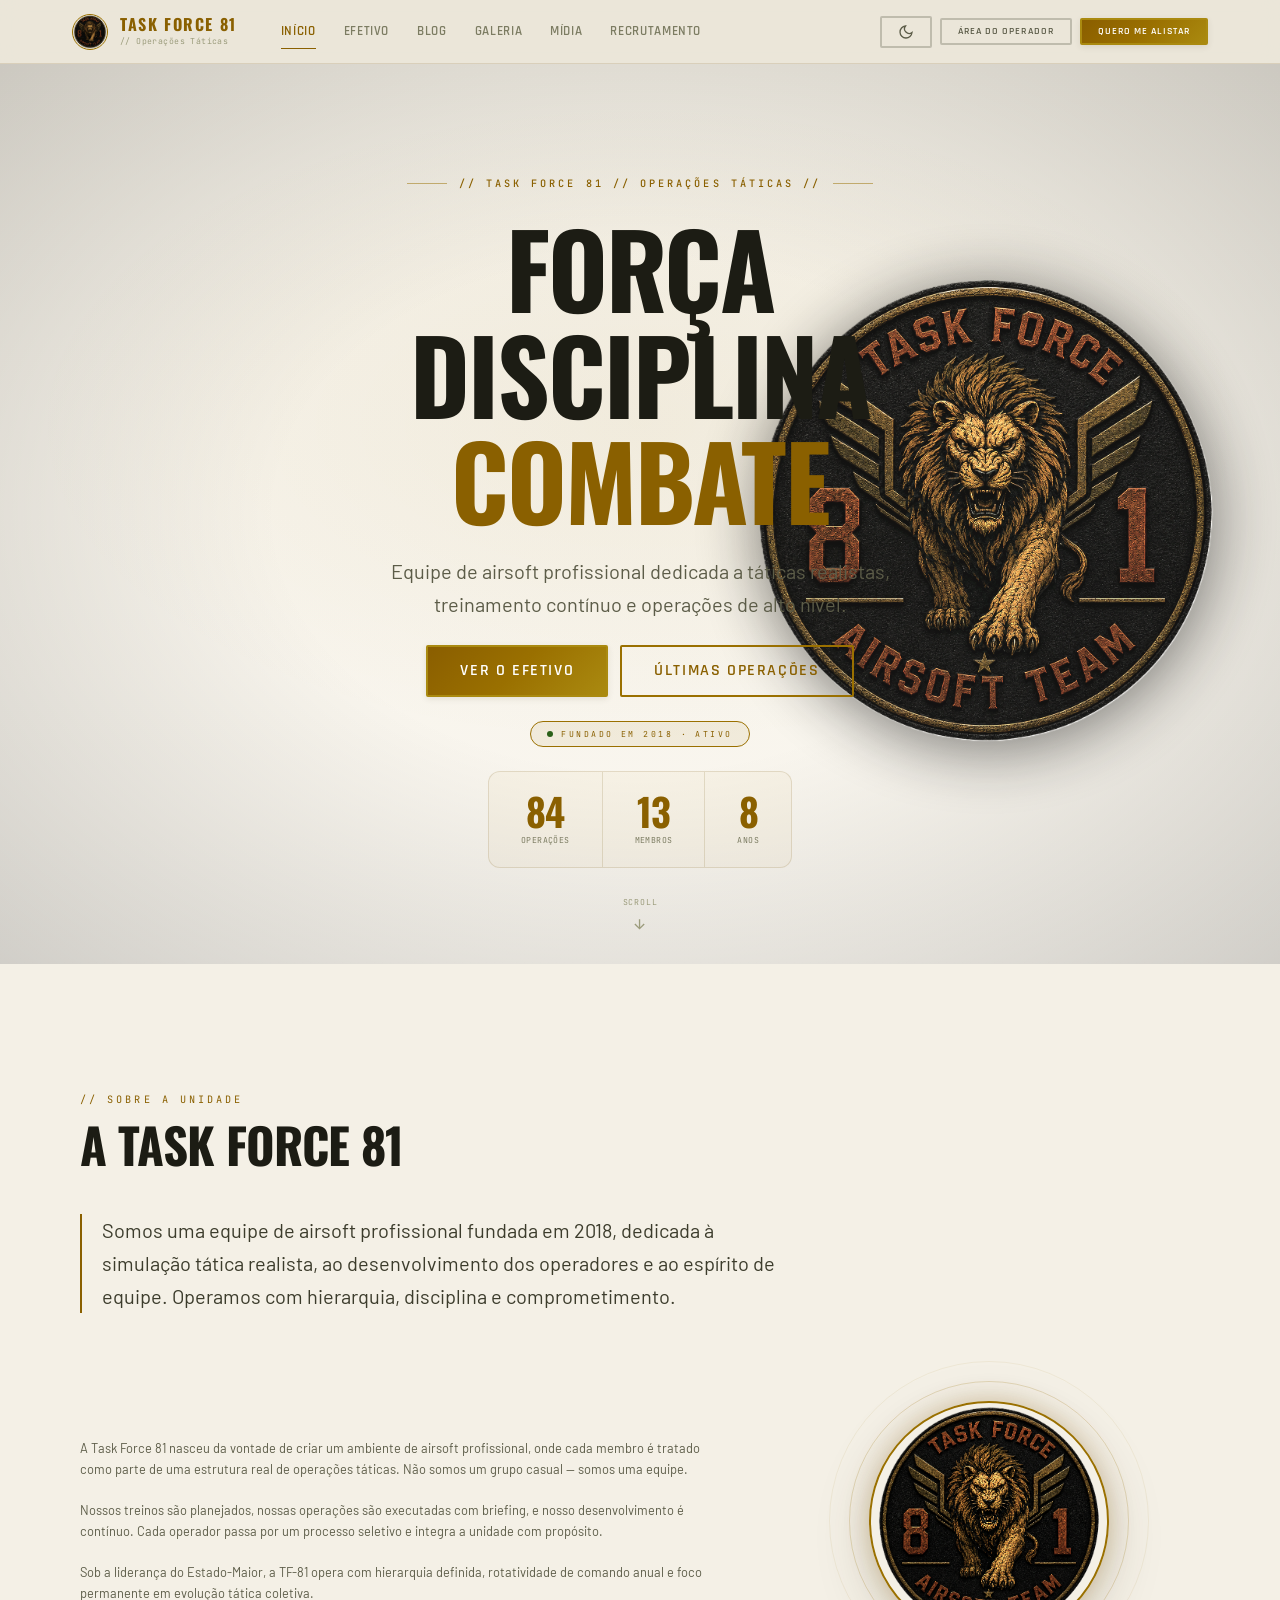
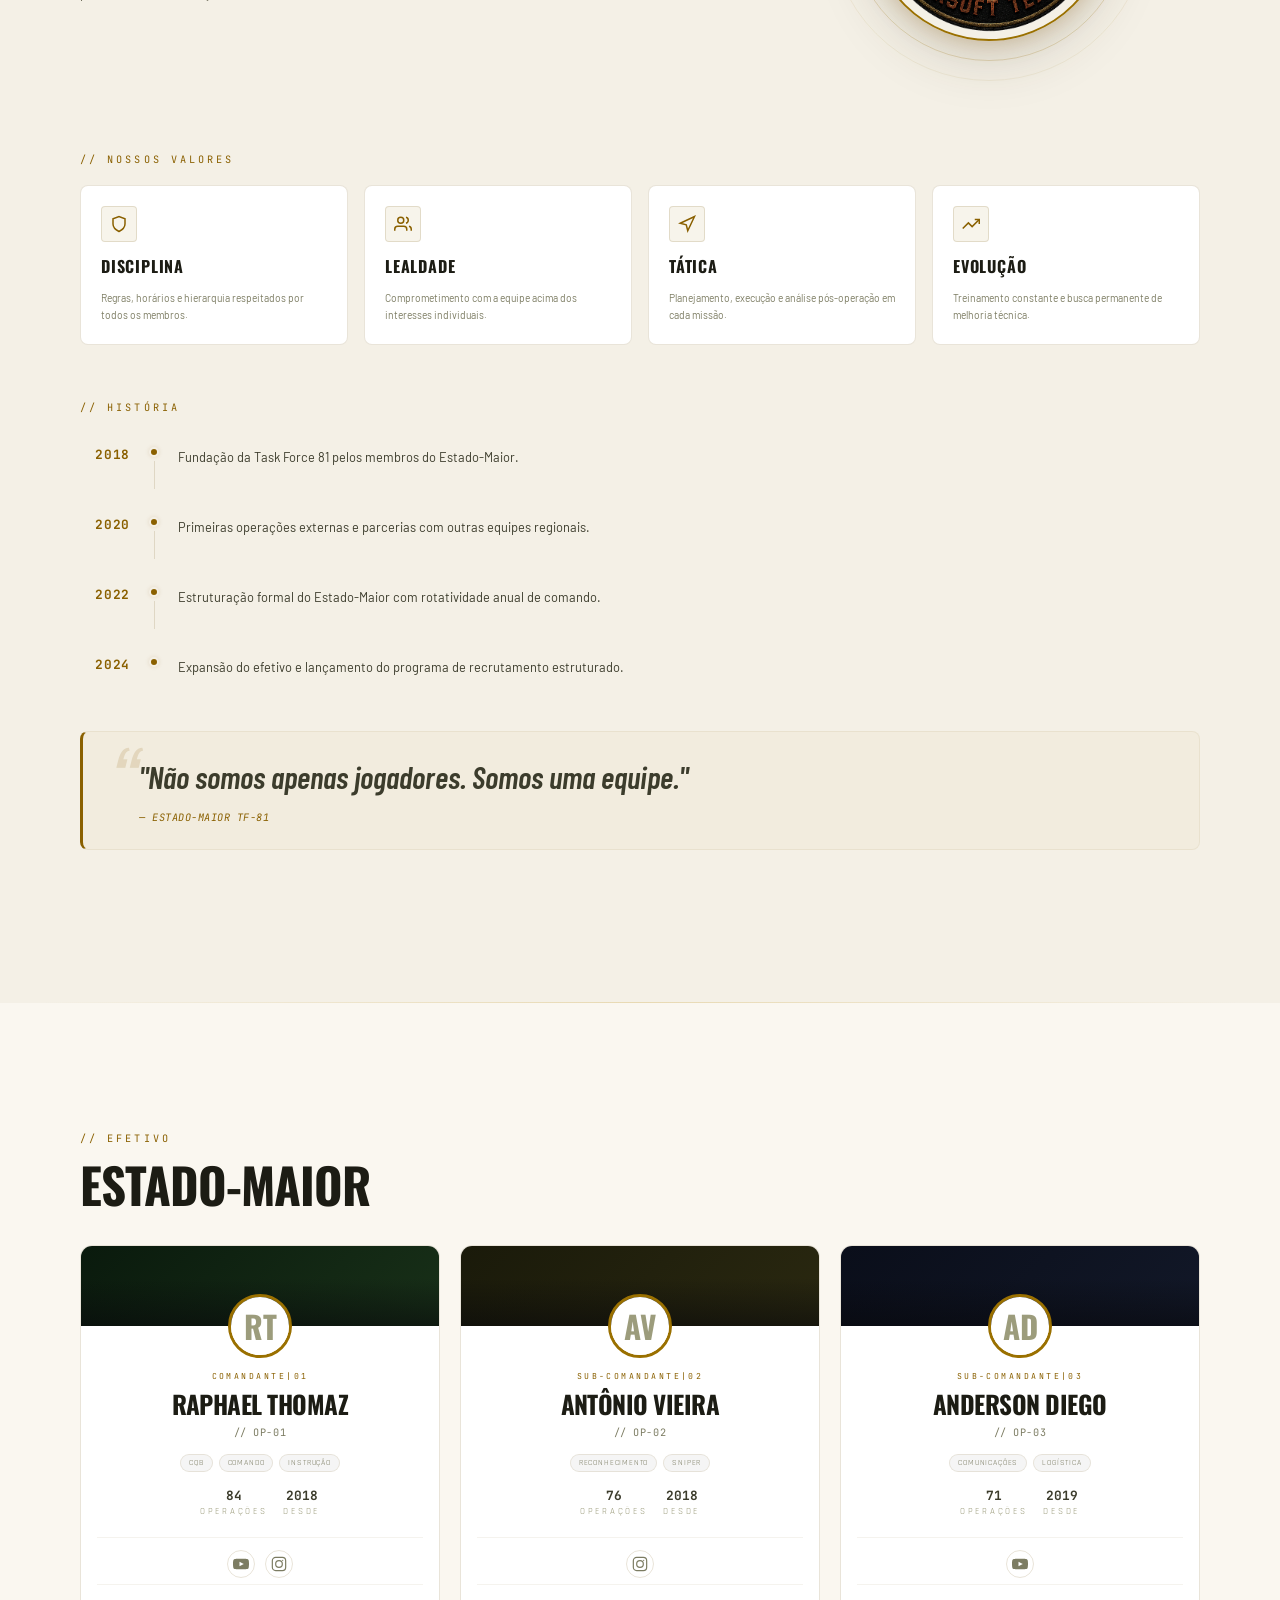
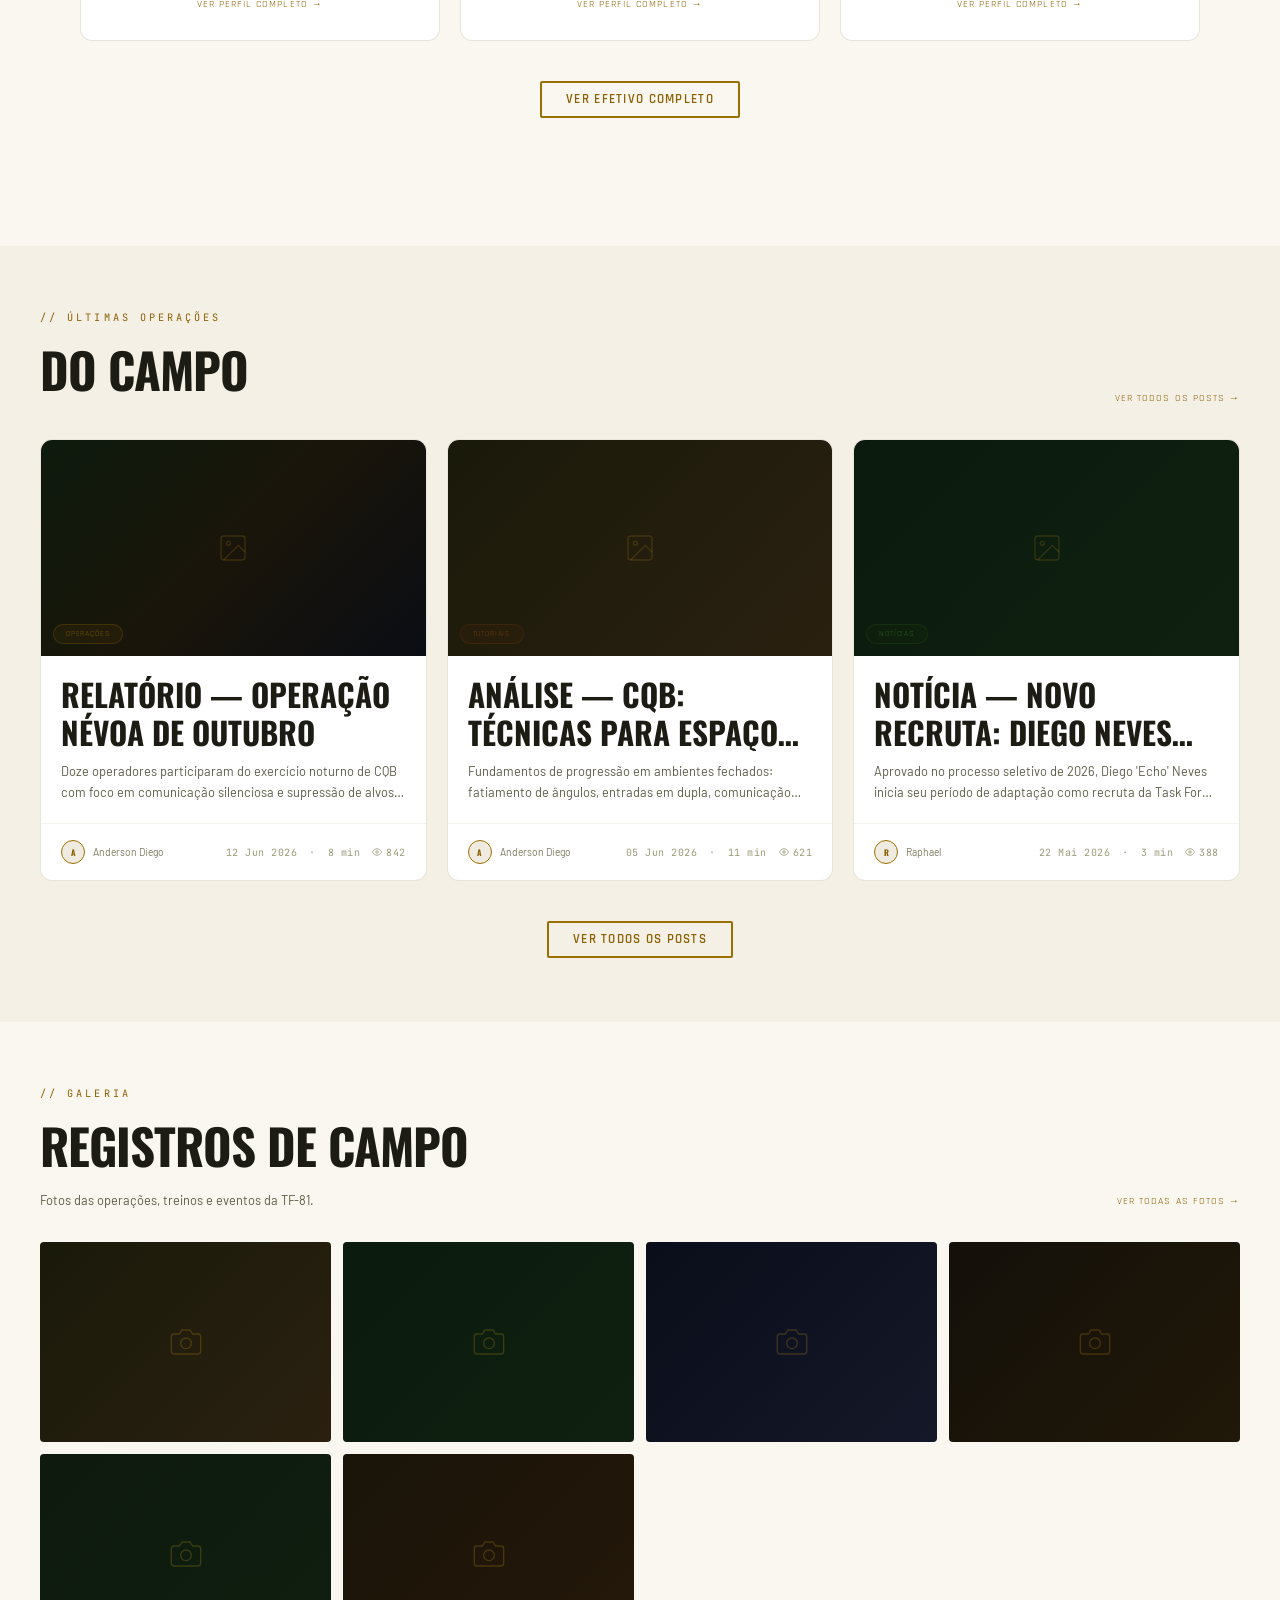
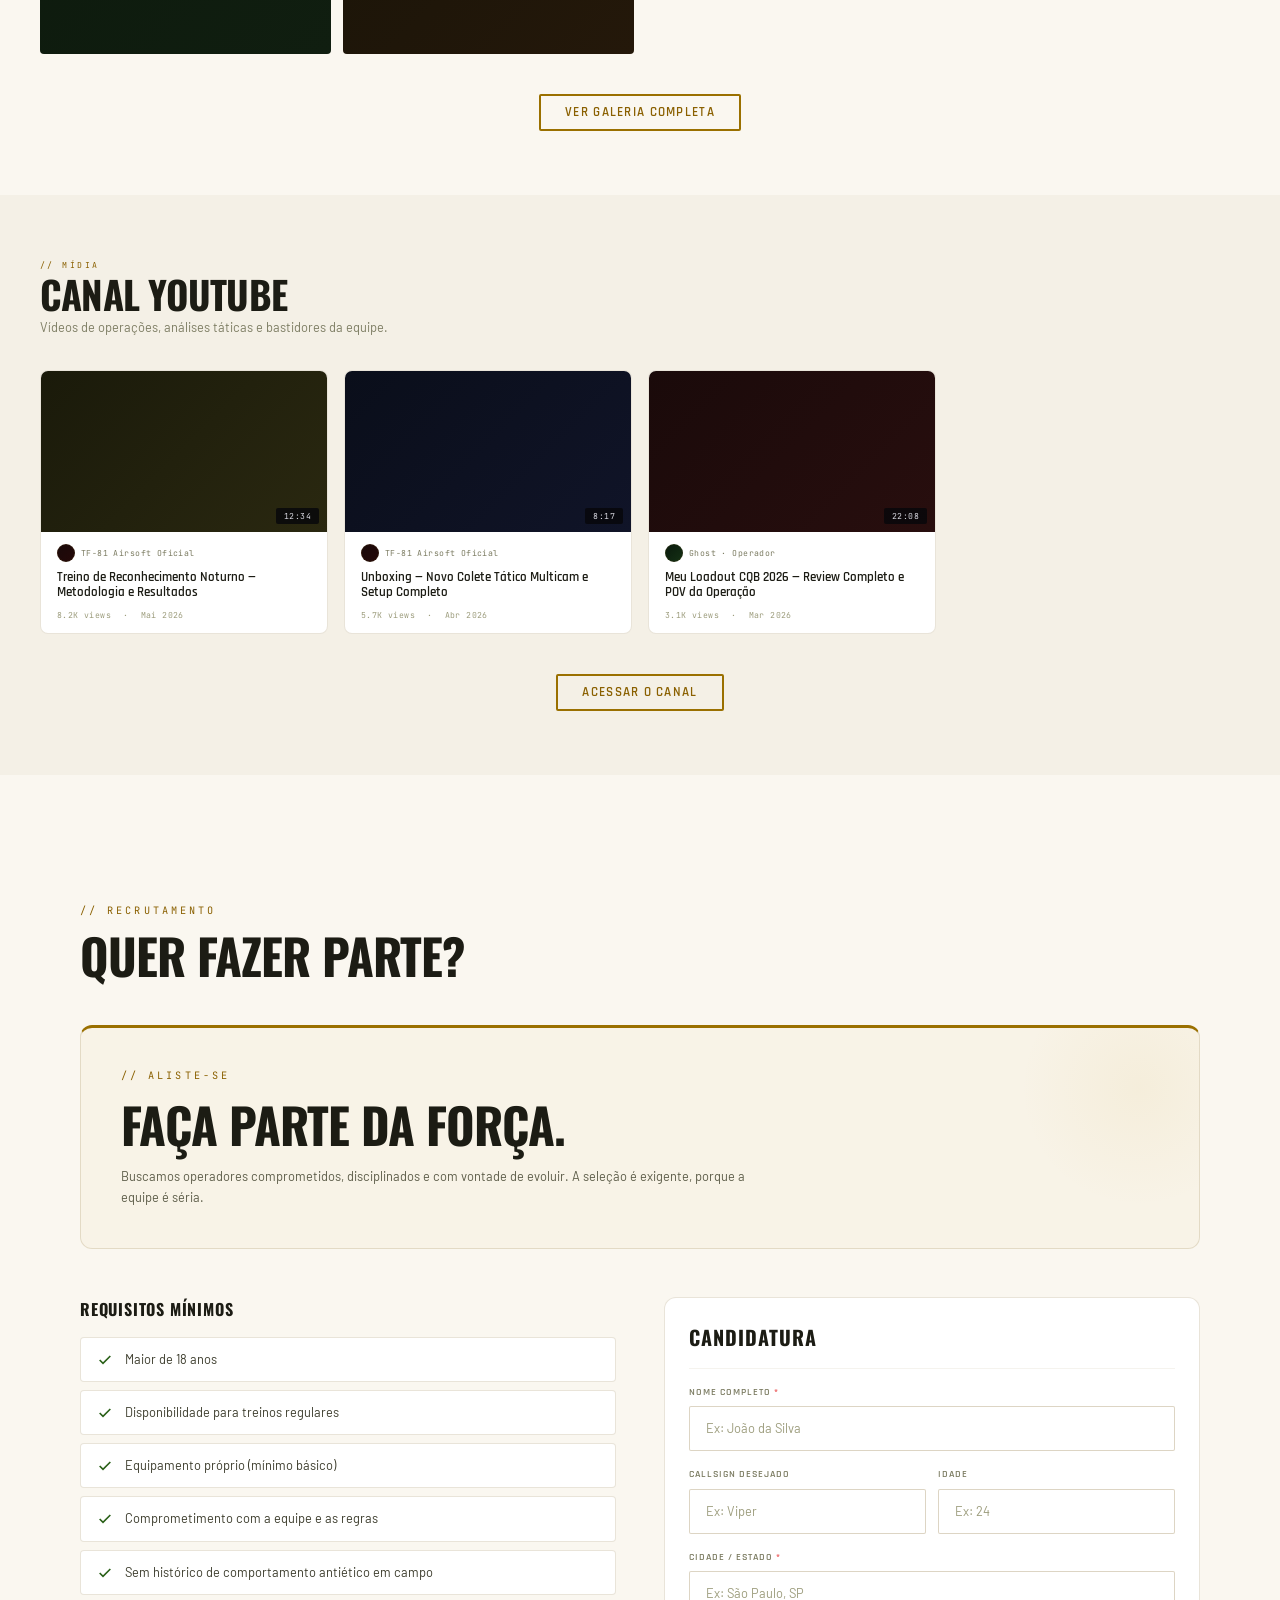
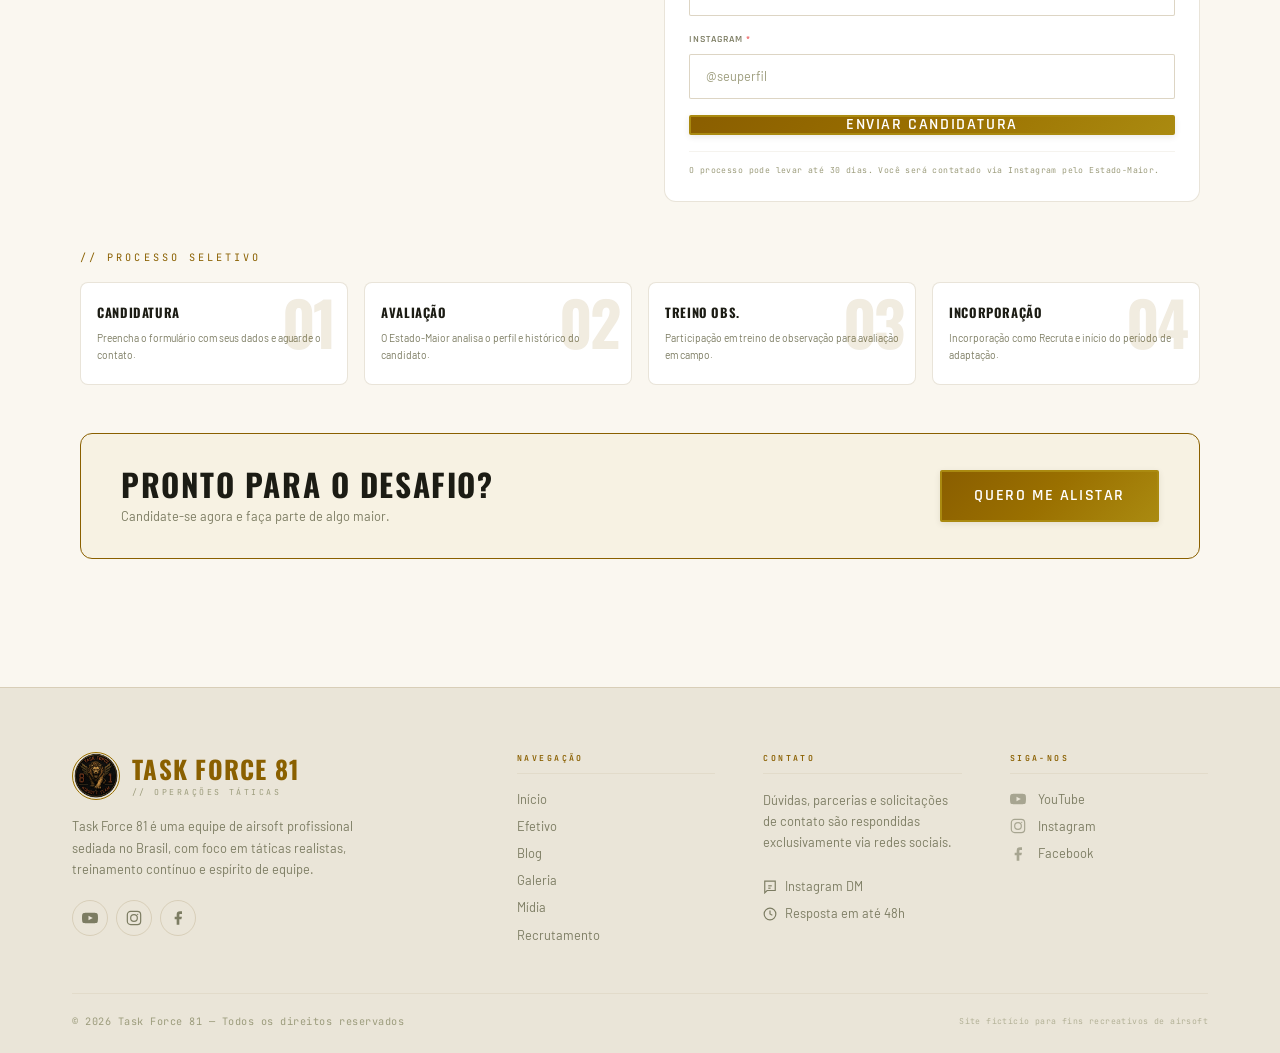
<file: site/index.html>
<!DOCTYPE html>
<html lang="pt-BR" data-theme="dark">
<head>
  <meta charset="UTF-8">
  <meta name="viewport" content="width=device-width, initial-scale=1.0, viewport-fit=cover">
  <meta name="color-scheme" content="dark light">
  <title>Task Force 81 — Operações Táticas</title>

  <meta name="description" content="Task Force 81 — equipe de airsoft profissional dedicada a táticas realistas, treinamento contínuo e operações de alto nível.">
  <meta name="robots" content="index, follow">
  <meta property="og:title" content="Task Force 81 — Operações Táticas">
  <meta property="og:description" content="Equipe de airsoft profissional dedicada a táticas realistas, treinamento contínuo e operações de alto nível.">
  <meta property="og:image" content="../assets/img/Patch de Apresentação TF81 - vFinal.png">
  <meta property="og:type" content="website">
  <meta name="theme-color" content="#C4961A">
  <link rel="icon" type="image/png" href="../assets/img/Patch de Apresentação TF81 - vFinal.png">

  <!-- Fontes -->
  <link rel="preconnect" href="https://fonts.googleapis.com">
  <link rel="preconnect" href="https://fonts.gstatic.com" crossorigin>
  <link href="https://fonts.googleapis.com/css2?family=Oswald:wght@300;400;500;600;700&family=Barlow+Condensed:ital,wght@0,300;0,400;0,500;0,600;0,700;1,400&family=Barlow:ital,wght@0,300;0,400;0,500;0,600;0,700;1,400&family=JetBrains+Mono:wght@300;400;500;700&family=Rajdhani:wght@300;400;500;600;700&display=swap" rel="stylesheet">

  <!-- Design System -->
  <link rel="stylesheet" href="../design-system/css/tokens.css">
  <link rel="stylesheet" href="../design-system/css/base.css">
  <link rel="stylesheet" href="../design-system/css/typography.css">
  <link rel="stylesheet" href="../design-system/css/components.css">
  <link rel="stylesheet" href="../design-system/css/utilities.css">
  <link rel="stylesheet" href="../design-system/css/animations.css">
  <link rel="stylesheet" href="../design-system/css/navbar.css">
  <link rel="stylesheet" href="../design-system/css/footer.css">
  <link rel="stylesheet" href="../design-system/css/hero.css">

  <!-- Módulos desta página -->
  <link rel="stylesheet" href="../design-system/css/about.css">
  <link rel="stylesheet" href="../design-system/css/crew.css">
  <link rel="stylesheet" href="../design-system/css/blog.css">
  <link rel="stylesheet" href="../design-system/css/gallery.css">
  <link rel="stylesheet" href="../design-system/css/media.css">
  <link rel="stylesheet" href="../design-system/css/recruit.css">

  <!-- CSS do site -->
  <link rel="stylesheet" href="../css/site.css">
</head>
<body class="site-page" data-page="home">

  <div data-component="navbar"></div>

  <main class="site-main">

    <!-- ══ HERO ══════════════════════════════════════════════ -->
    <section class="hero">
      <div class="hero__bg"></div>
      <div class="hero__overlay"></div>
      <img src="../assets/img/Patch de Apresentação TF81 - vFinal.png" alt="" class="hero__watermark" aria-hidden="true">
      <div class="hero__content">
        <div class="hero__eyebrow">// TASK FORCE 81 // OPERAÇÕES TÁTICAS //</div>
        <h1 class="hero__title">
          <span class="hero__title-line">FORÇA</span>
          <span class="hero__title-line">DISCIPLINA</span>
          <span class="hero__title-line hero__title-highlight">COMBATE</span>
        </h1>
        <p class="hero__subtitle">Equipe de airsoft profissional dedicada a táticas realistas, treinamento contínuo e operações de alto nível.</p>
        <div class="hero__actions">
          <a href="#efetivo" class="btn btn-primary btn-lg">Ver o Efetivo</a>
          <a href="#blog" class="btn btn-secondary btn-lg">Últimas Operações</a>
        </div>
        <div class="hero__badge">
          <span class="hero__badge-dot"></span>
          FUNDADO EM 2018 · ATIVO
        </div>
        <div class="hero__stats">
          <div class="hero__stat">
            <span class="hero__stat-value" data-stat="operacoes" data-target="84">84</span>
            <span class="hero__stat-label">Operações</span>
          </div>
          <div class="hero__stat-divider"></div>
          <div class="hero__stat">
            <span class="hero__stat-value" data-stat="membros" data-target="13">13</span>
            <span class="hero__stat-label">Membros</span>
          </div>
          <div class="hero__stat-divider"></div>
          <div class="hero__stat">
            <span class="hero__stat-value" data-stat="anos" data-target="8">8</span>
            <span class="hero__stat-label">Anos</span>
          </div>
        </div>
      </div>
      <div class="hero__scroll-hint">
        <span>Scroll</span>
        <svg class="hero__scroll-arrow" width="16" height="16" fill="none" stroke="currentColor" stroke-width="2" viewBox="0 0 24 24"><path d="M12 5v14M5 12l7 7 7-7"/></svg>
      </div>
    </section>

    <!-- ══ SOBRE A TF-81 ═════════════════════════════════════ -->
    <section class="site-section" id="sobre">
      <div class="about-section">
        <div class="about-section-hd animate-on-scroll">
          <span class="about-section-hd__label">// SOBRE A UNIDADE</span>
          <h2 class="about-section-hd__title">A Task Force 81</h2>
        </div>

        <p class="about-lead animate-on-scroll">Somos uma equipe de airsoft profissional fundada em 2018, dedicada à simulação tática realista, ao desenvolvimento dos operadores e ao espírito de equipe. Operamos com hierarquia, disciplina e comprometimento.</p>

        <div class="about-grid">
          <div class="about-grid__text animate-on-scroll">
            <p>A Task Force 81 nasceu da vontade de criar um ambiente de airsoft profissional, onde cada membro é tratado como parte de uma estrutura real de operações táticas. Não somos um grupo casual — somos uma equipe.</p>
            <p>Nossos treinos são planejados, nossas operações são executadas com briefing, e nosso desenvolvimento é contínuo. Cada operador passa por um processo seletivo e integra a unidade com propósito.</p>
            <p>Sob a liderança do Estado-Maior, a TF-81 opera com hierarquia definida, rotatividade de comando anual e foco permanente em evolução tática coletiva.</p>
          </div>
          <div class="about-grid__visual animate-on-scroll">
            <div class="about-patch-wrap">
              <div class="about-patch-ring about-patch-ring--1"></div>
              <div class="about-patch-ring about-patch-ring--2"></div>
              <img src="../assets/img/Patch de Apresentação TF81 - vFinal.png" alt="Patch de apresentação da Task Force 81" class="about-patch" loading="lazy">
            </div>
          </div>
        </div>

        <div style="margin-bottom:var(--space-4);">
          <span style="font-family:var(--font-mono);font-size:var(--text-xs);color:var(--color-text-gold);letter-spacing:var(--tracking-military);text-transform:uppercase;">// Nossos Valores</span>
        </div>
        <div class="about-values">
          <div class="about-value-card animate-on-scroll">
            <div class="about-value-card__icon">
              <svg width="18" height="18" fill="none" stroke="currentColor" stroke-width="2" viewBox="0 0 24 24"><path d="M12 22s8-4 8-10V5l-8-3-8 3v7c0 6 8 10 8 10z"/></svg>
            </div>
            <div class="about-value-card__title">Disciplina</div>
            <div class="about-value-card__desc">Regras, horários e hierarquia respeitados por todos os membros.</div>
          </div>
          <div class="about-value-card animate-on-scroll">
            <div class="about-value-card__icon">
              <svg width="18" height="18" fill="none" stroke="currentColor" stroke-width="2" viewBox="0 0 24 24"><path d="M17 21v-2a4 4 0 00-4-4H5a4 4 0 00-4 4v2"/><circle cx="9" cy="7" r="4"/><path d="M23 21v-2a4 4 0 00-3-3.87M16 3.13a4 4 0 010 7.75"/></svg>
            </div>
            <div class="about-value-card__title">Lealdade</div>
            <div class="about-value-card__desc">Comprometimento com a equipe acima dos interesses individuais.</div>
          </div>
          <div class="about-value-card animate-on-scroll">
            <div class="about-value-card__icon">
              <svg width="18" height="18" fill="none" stroke="currentColor" stroke-width="2" viewBox="0 0 24 24"><polygon points="3 11 22 2 13 21 11 13 3 11"/></svg>
            </div>
            <div class="about-value-card__title">Tática</div>
            <div class="about-value-card__desc">Planejamento, execução e análise pós-operação em cada missão.</div>
          </div>
          <div class="about-value-card animate-on-scroll">
            <div class="about-value-card__icon">
              <svg width="18" height="18" fill="none" stroke="currentColor" stroke-width="2" viewBox="0 0 24 24"><polyline points="23 6 13.5 15.5 8.5 10.5 1 18"/><polyline points="17 6 23 6 23 12"/></svg>
            </div>
            <div class="about-value-card__title">Evolução</div>
            <div class="about-value-card__desc">Treinamento constante e busca permanente de melhoria técnica.</div>
          </div>
        </div>

        <div style="margin-bottom:var(--space-4);">
          <span style="font-family:var(--font-mono);font-size:var(--text-xs);color:var(--color-text-gold);letter-spacing:var(--tracking-military);text-transform:uppercase;">// História</span>
        </div>
        <div class="about-timeline-mini">
          <div class="about-timeline-mini__item animate-on-scroll">
            <span class="about-timeline-mini__year">2018</span>
            <div class="about-timeline-mini__connector">
              <div class="about-timeline-mini__dot"></div>
              <div class="about-timeline-mini__line"></div>
            </div>
            <span class="about-timeline-mini__event">Fundação da Task Force 81 pelos membros do Estado-Maior.</span>
          </div>
          <div class="about-timeline-mini__item animate-on-scroll">
            <span class="about-timeline-mini__year">2020</span>
            <div class="about-timeline-mini__connector">
              <div class="about-timeline-mini__dot"></div>
              <div class="about-timeline-mini__line"></div>
            </div>
            <span class="about-timeline-mini__event">Primeiras operações externas e parcerias com outras equipes regionais.</span>
          </div>
          <div class="about-timeline-mini__item animate-on-scroll">
            <span class="about-timeline-mini__year">2022</span>
            <div class="about-timeline-mini__connector">
              <div class="about-timeline-mini__dot"></div>
              <div class="about-timeline-mini__line"></div>
            </div>
            <span class="about-timeline-mini__event">Estruturação formal do Estado-Maior com rotatividade anual de comando.</span>
          </div>
          <div class="about-timeline-mini__item animate-on-scroll">
            <span class="about-timeline-mini__year">2024</span>
            <div class="about-timeline-mini__connector">
              <div class="about-timeline-mini__dot"></div>
              <div class="about-timeline-mini__line"></div>
            </div>
            <span class="about-timeline-mini__event">Expansão do efetivo e lançamento do programa de recrutamento estruturado.</span>
          </div>
        </div>

        <blockquote class="about-quote animate-on-scroll">
          <p class="about-quote__text">"Não somos apenas jogadores. Somos uma equipe."</p>
          <cite class="about-quote__author">— Estado-Maior TF-81</cite>
        </blockquote>
      </div>
    </section>

    <hr class="site-divider">

    <!-- ══ EFETIVO (PREVIEW — ESTADO-MAIOR) ══════════════════ -->
    <section class="site-section site-section--alt" id="efetivo">
      <div class="site-container">
        <div class="crew-section">
          <div class="crew-section-hd animate-on-scroll">
            <div class="crew-section-hd__left">
              <div class="crew-section-hd__label">// EFETIVO</div>
              <h2 class="crew-section-hd__title">Estado-Maior</h2>
            </div>
          </div>
          <div class="crew-grid crew-grid--em" data-slot="em-preview">
            <div class="site-data-loading">Carregando efetivo</div>
          </div>
          <div class="site-section-cta">
            <a href="./efetivo.html" class="btn btn-secondary btn-md">Ver efetivo completo</a>
          </div>
        </div>
      </div>
    </section>

    <!-- ══ BLOG (PREVIEW) ════════════════════════════════════ -->
    <section class="site-section" id="blog">
      <div class="site-container">
        <div class="blog-section-hd animate-on-scroll">
          <div class="blog-section-hd__left">
            <div class="blog-section-hd__label">// ÚLTIMAS OPERAÇÕES</div>
            <div class="blog-section-hd__title">Do Campo</div>
          </div>
          <a href="./blog.html" class="blog-section-hd__link">Ver todos os posts →</a>
        </div>
        <div class="blog-grid" data-slot="blog-preview">
          <div class="site-data-loading">Carregando posts</div>
        </div>
        <div class="site-section-cta">
          <a href="./blog.html" class="btn btn-secondary btn-md">Ver todos os posts</a>
        </div>
      </div>
    </section>

    <!-- ══ GALERIA (PREVIEW) ═════════════════════════════════ -->
    <section class="site-section site-section--alt" id="galeria">
      <div class="site-container">
        <div class="gallery-section-hd animate-on-scroll">
          <div>
            <div class="gallery-section-hd__label">// GALERIA</div>
            <div class="gallery-section-hd__title">Registros de Campo</div>
            <div class="gallery-section-hd__desc">Fotos das operações, treinos e eventos da TF-81.</div>
          </div>
          <a href="./galeria.html" class="gallery-section-hd__link">Ver todas as fotos →</a>
        </div>
        <div class="gallery-grid" data-slot="galeria-preview">
          <div class="site-data-loading">Carregando galeria</div>
        </div>
        <div class="site-section-cta">
          <a href="./galeria.html" class="btn btn-secondary btn-md">Ver galeria completa</a>
        </div>
      </div>
    </section>

    <!-- ══ MÍDIA (PREVIEW) ═══════════════════════════════════ -->
    <section class="site-section" id="midia">
      <div class="site-container">
        <div class="yt-section-hd animate-on-scroll">
          <div>
            <div class="yt-section-hd__label">// MÍDIA</div>
            <h2 class="yt-section-hd__title">Canal YouTube</h2>
            <p class="yt-section-hd__desc">Vídeos de operações, análises táticas e bastidores da equipe.</p>
          </div>
        </div>
        <div class="yt-grid" data-slot="midia-preview">
          <div class="site-data-loading">Carregando vídeos</div>
        </div>
        <div class="site-section-cta">
          <a href="./midia.html" class="btn btn-secondary btn-md">Acessar o canal</a>
        </div>
      </div>
    </section>

    <!-- ══ RECRUTAMENTO (CTA) ════════════════════════════════ -->
    <section class="site-section site-section--alt" id="recrutamento">
      <div class="recruit-section">
        <div class="recruit-section-hd animate-on-scroll">
          <span class="recruit-section-hd__label">// RECRUTAMENTO</span>
          <h2 class="recruit-section-hd__title">Quer Fazer Parte?</h2>
        </div>

        <div class="recruit-hero animate-on-scroll">
          <div class="recruit-hero__label">// ALISTE-SE</div>
          <h3 class="recruit-hero__title">Faça parte da força.</h3>
          <p class="recruit-hero__sub">Buscamos operadores comprometidos, disciplinados e com vontade de evoluir. A seleção é exigente, porque a equipe é séria.</p>
        </div>

        <div class="recruit-layout">
          <div class="animate-on-scroll">
            <div class="recruit-req-title">Requisitos Mínimos</div>
            <div class="recruit-requirements">
              <div class="recruit-req-item">
                <svg class="recruit-req-item__icon" fill="none" stroke="currentColor" stroke-width="2.5" viewBox="0 0 24 24"><polyline points="20 6 9 17 4 12"/></svg>
                <span class="recruit-req-item__text">Maior de 18 anos</span>
              </div>
              <div class="recruit-req-item">
                <svg class="recruit-req-item__icon" fill="none" stroke="currentColor" stroke-width="2.5" viewBox="0 0 24 24"><polyline points="20 6 9 17 4 12"/></svg>
                <span class="recruit-req-item__text">Disponibilidade para treinos regulares</span>
              </div>
              <div class="recruit-req-item">
                <svg class="recruit-req-item__icon" fill="none" stroke="currentColor" stroke-width="2.5" viewBox="0 0 24 24"><polyline points="20 6 9 17 4 12"/></svg>
                <span class="recruit-req-item__text">Equipamento próprio (mínimo básico)</span>
              </div>
              <div class="recruit-req-item">
                <svg class="recruit-req-item__icon" fill="none" stroke="currentColor" stroke-width="2.5" viewBox="0 0 24 24"><polyline points="20 6 9 17 4 12"/></svg>
                <span class="recruit-req-item__text">Comprometimento com a equipe e as regras</span>
              </div>
              <div class="recruit-req-item">
                <svg class="recruit-req-item__icon" fill="none" stroke="currentColor" stroke-width="2.5" viewBox="0 0 24 24"><polyline points="20 6 9 17 4 12"/></svg>
                <span class="recruit-req-item__text">Sem histórico de comportamento antiético em campo</span>
              </div>
            </div>
          </div>

          <form class="recruit-form animate-on-scroll" action="#" data-form="recrutamento" novalidate>
            <div class="recruit-form__title">Candidatura</div>
            <div class="recruit-form__group">
              <label class="form-label form-label--required" for="rec-nome">Nome completo</label>
              <input type="text" class="form-input" id="rec-nome" name="nome" placeholder="Ex: João da Silva" required>
            </div>
            <div class="recruit-form__row">
              <div class="recruit-form__group">
                <label class="form-label" for="rec-callsign">Callsign desejado</label>
                <input type="text" class="form-input" id="rec-callsign" name="callsign" placeholder="Ex: Viper">
              </div>
              <div class="recruit-form__group">
                <label class="form-label" for="rec-idade">Idade</label>
                <input type="number" class="form-input" id="rec-idade" name="idade" placeholder="Ex: 24" min="18">
              </div>
            </div>
            <div class="recruit-form__group">
              <label class="form-label form-label--required" for="rec-cidade">Cidade / Estado</label>
              <input type="text" class="form-input" id="rec-cidade" name="cidade" placeholder="Ex: São Paulo, SP" required>
            </div>
            <div class="recruit-form__group">
              <label class="form-label form-label--required" for="rec-instagram">Instagram</label>
              <input type="text" class="form-input" id="rec-instagram" name="instagram" placeholder="@seuperfil" required>
            </div>
            <button type="submit" class="btn btn-primary" style="width:100%;justify-content:center;">Enviar Candidatura</button>
            <p class="recruit-disclaimer">O processo pode levar até 30 dias. Você será contatado via Instagram pelo Estado-Maior.</p>
          </form>
        </div>

        <div class="recruit-steps-label">// Processo Seletivo</div>
        <div class="recruit-steps">
          <div class="recruit-step animate-on-scroll">
            <span class="recruit-step__number">01</span>
            <div class="recruit-step__title">Candidatura</div>
            <div class="recruit-step__desc">Preencha o formulário com seus dados e aguarde o contato.</div>
          </div>
          <div class="recruit-step animate-on-scroll">
            <span class="recruit-step__number">02</span>
            <div class="recruit-step__title">Avaliação</div>
            <div class="recruit-step__desc">O Estado-Maior analisa o perfil e histórico do candidato.</div>
          </div>
          <div class="recruit-step animate-on-scroll">
            <span class="recruit-step__number">03</span>
            <div class="recruit-step__title">Treino Obs.</div>
            <div class="recruit-step__desc">Participação em treino de observação para avaliação em campo.</div>
          </div>
          <div class="recruit-step animate-on-scroll">
            <span class="recruit-step__number">04</span>
            <div class="recruit-step__title">Incorporação</div>
            <div class="recruit-step__desc">Incorporação como Recruta e início do período de adaptação.</div>
          </div>
        </div>

        <div class="recruit-cta-bar animate-on-scroll">
          <div class="recruit-cta-bar__text">
            <div class="recruit-cta-bar__title">Pronto para o desafio?</div>
            <div class="recruit-cta-bar__sub">Candidate-se agora e faça parte de algo maior.</div>
          </div>
          <a href="./recrutamento.html" class="btn btn-primary btn-lg">Quero me alistar</a>
        </div>
      </div>
    </section>

  </main>

  <div data-component="footer"></div>

  <script src="../js/site.js"></script>
</body>
</html>
</file>
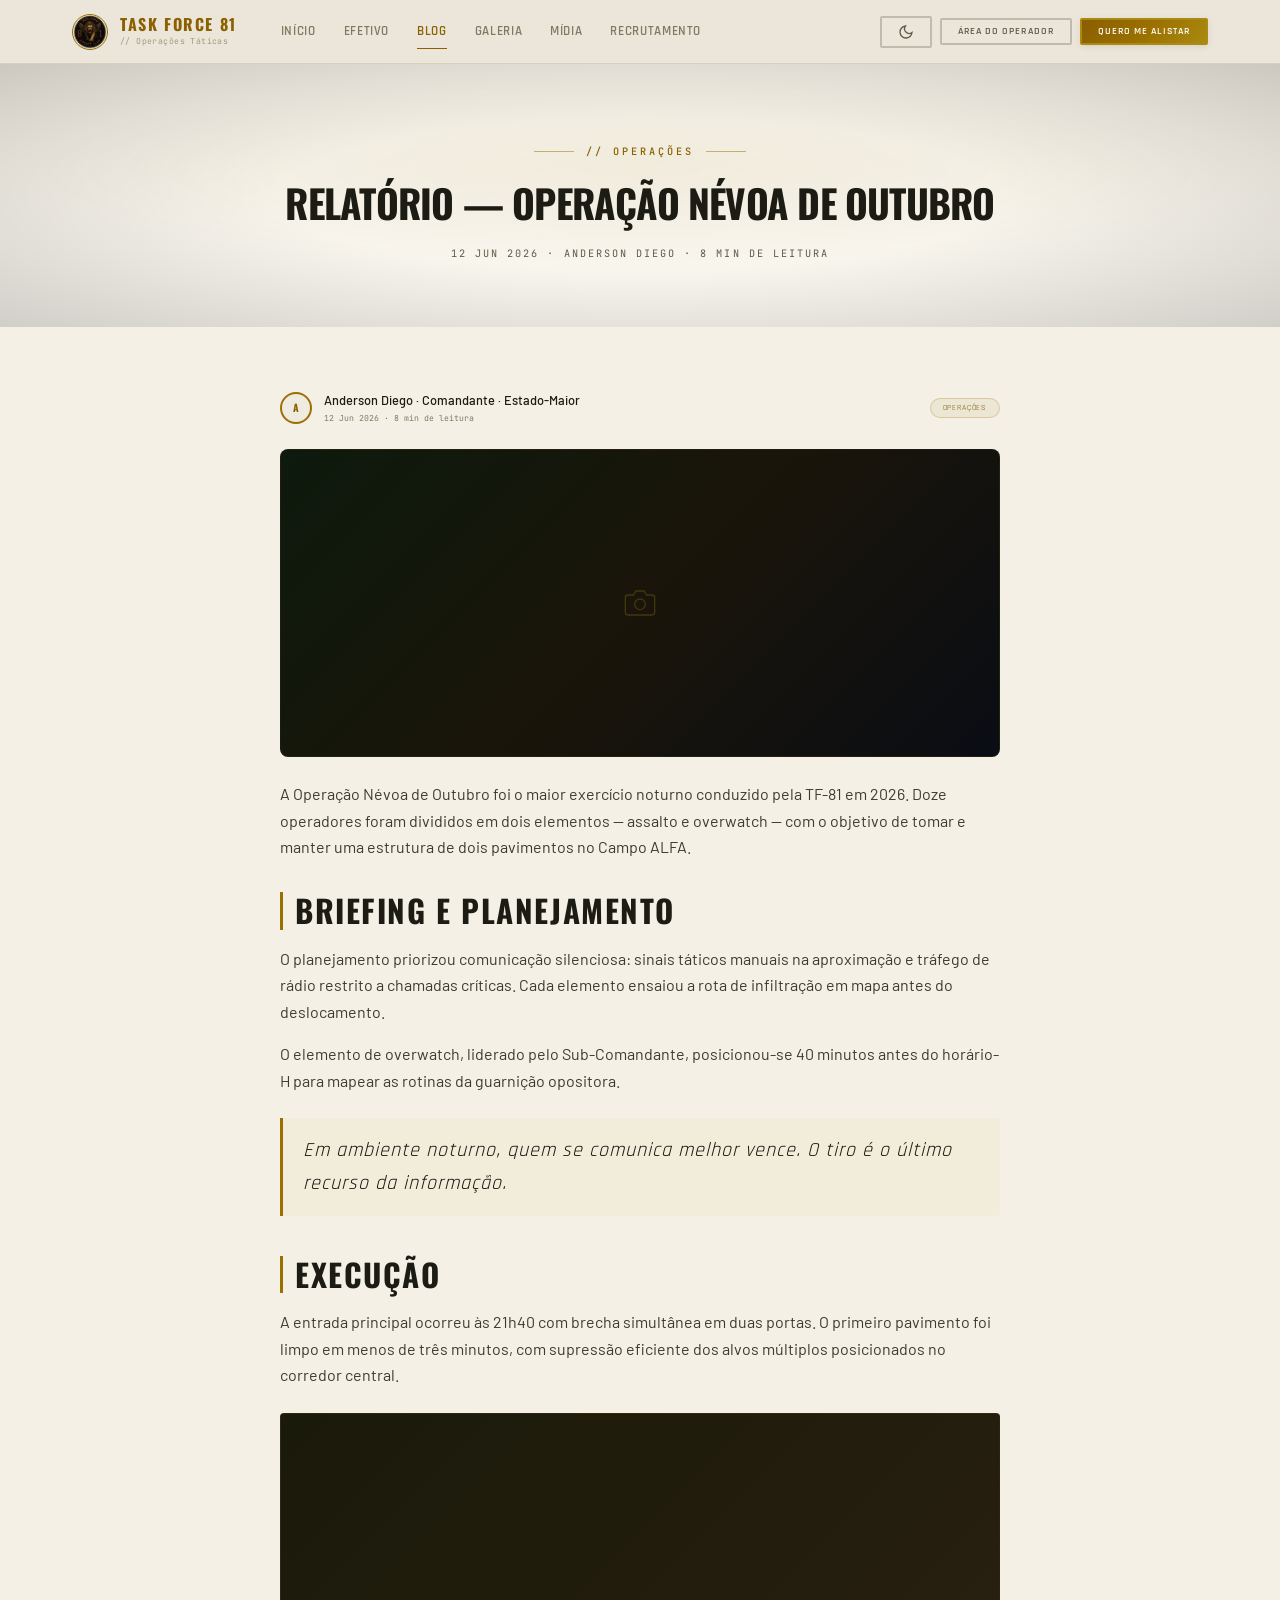
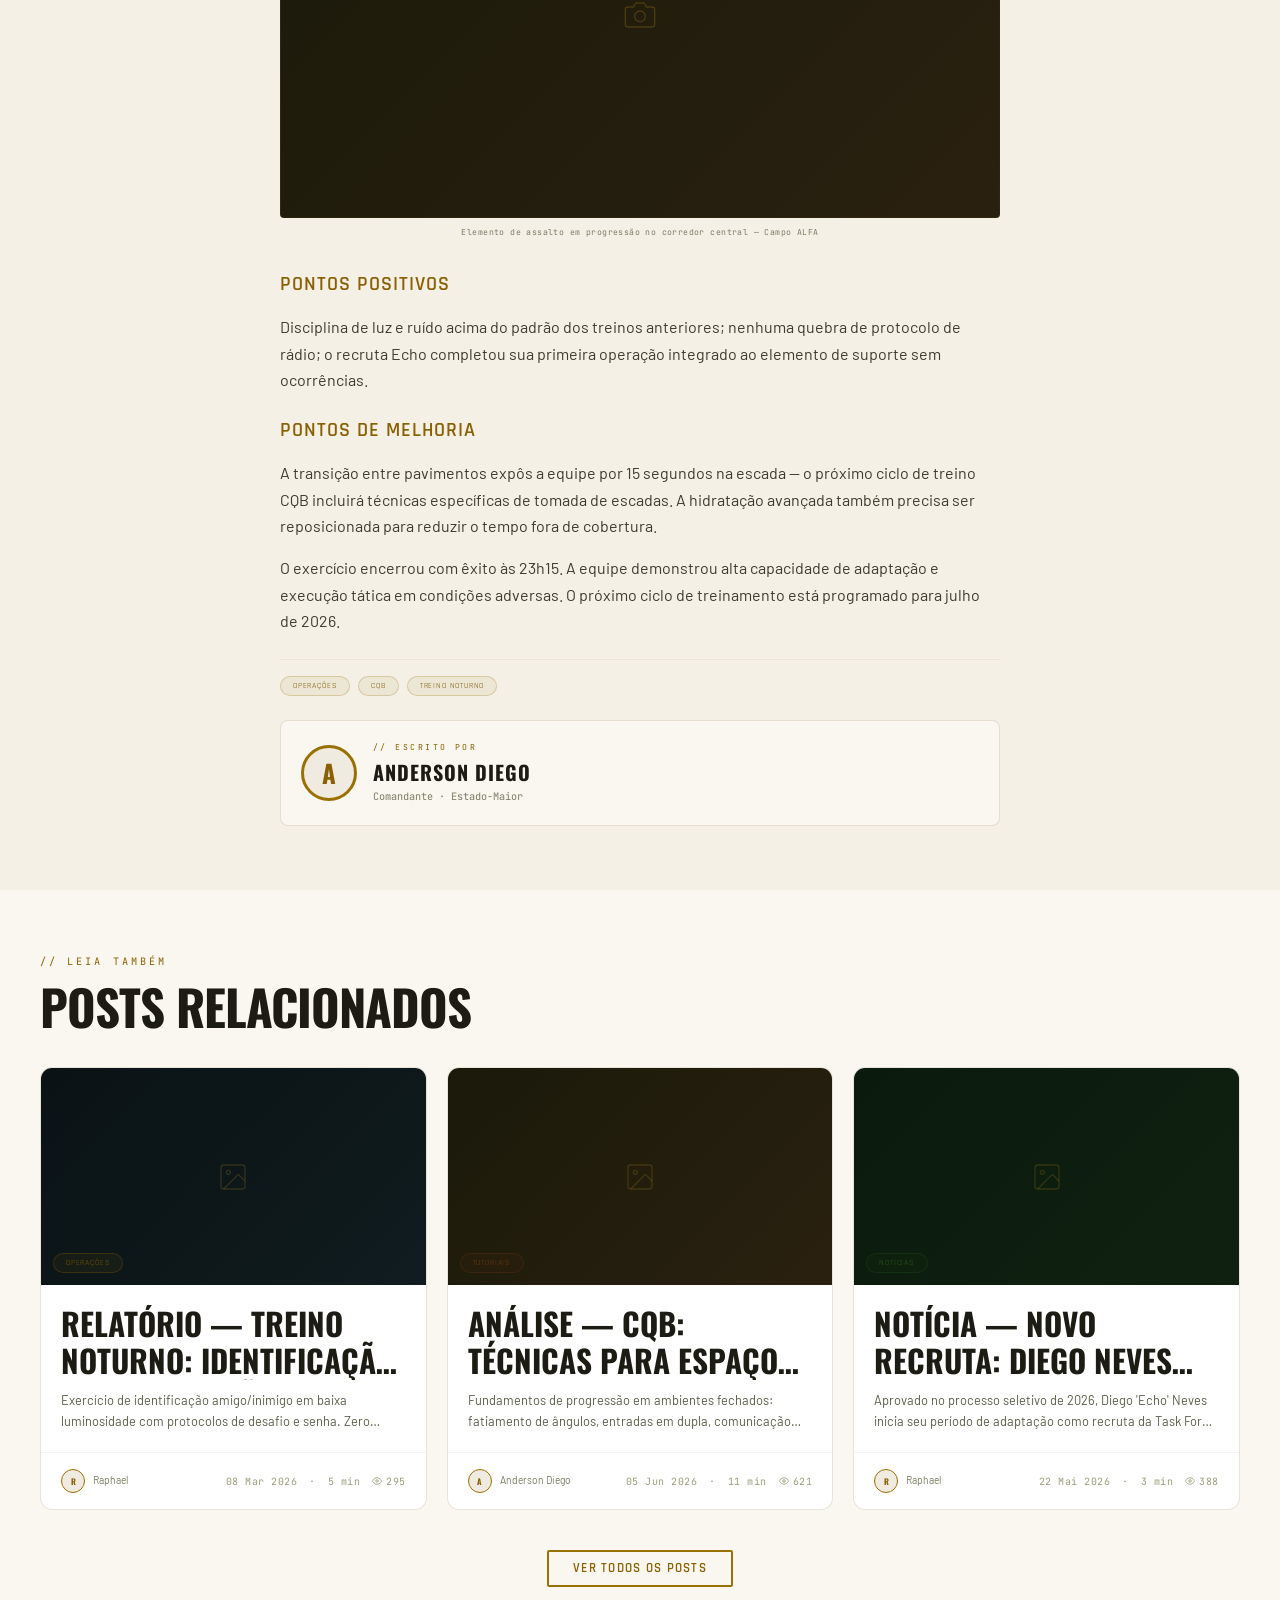
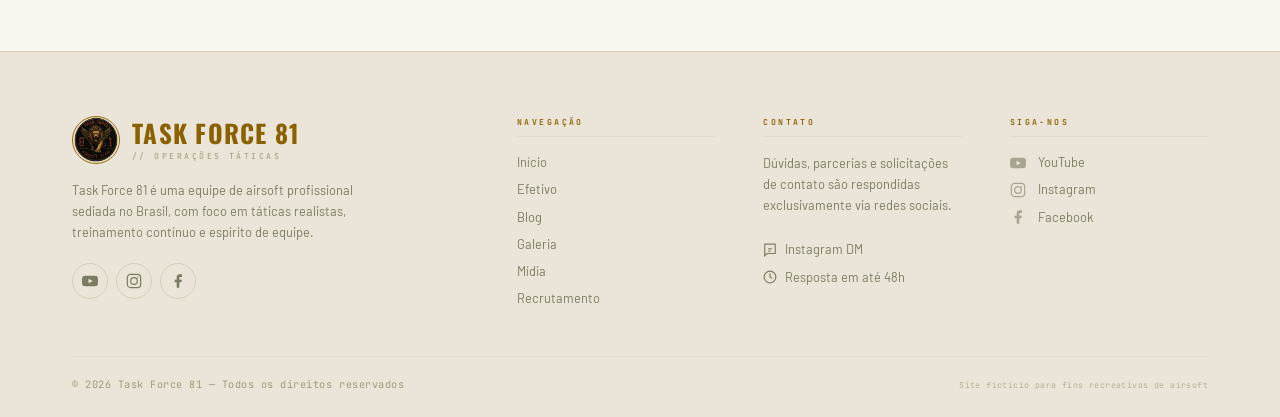
<file: site/blog-post.html>
<!DOCTYPE html>
<html lang="pt-BR" data-theme="dark">
<head>
  <meta charset="UTF-8">
  <meta name="viewport" content="width=device-width, initial-scale=1.0, viewport-fit=cover">
  <meta name="color-scheme" content="dark light">
  <title>Post — Task Force 81</title>

  <meta name="description" content="Post do blog da Task Force 81: relatórios de campo, análises táticas e atualizações da equipe.">
  <meta name="robots" content="index, follow">
  <meta property="og:title" content="Post — Task Force 81">
  <meta property="og:description" content="Relatórios de campo, análises táticas e atualizações da equipe.">
  <meta property="og:image" content="../assets/img/Patch de Apresentação TF81 - vFinal.png">
  <meta property="og:type" content="article">
  <meta name="theme-color" content="#C4961A">
  <link rel="icon" type="image/png" href="../assets/img/Patch de Apresentação TF81 - vFinal.png">

  <!-- Fontes -->
  <link rel="preconnect" href="https://fonts.googleapis.com">
  <link rel="preconnect" href="https://fonts.gstatic.com" crossorigin>
  <link href="https://fonts.googleapis.com/css2?family=Oswald:wght@300;400;500;600;700&family=Barlow+Condensed:ital,wght@0,300;0,400;0,500;0,600;0,700;1,400&family=Barlow:ital,wght@0,300;0,400;0,500;0,600;0,700;1,400&family=JetBrains+Mono:wght@300;400;500;700&family=Rajdhani:wght@300;400;500;600;700&display=swap" rel="stylesheet">

  <!-- Design System -->
  <link rel="stylesheet" href="../design-system/css/tokens.css">
  <link rel="stylesheet" href="../design-system/css/base.css">
  <link rel="stylesheet" href="../design-system/css/typography.css">
  <link rel="stylesheet" href="../design-system/css/components.css">
  <link rel="stylesheet" href="../design-system/css/utilities.css">
  <link rel="stylesheet" href="../design-system/css/animations.css">
  <link rel="stylesheet" href="../design-system/css/navbar.css">
  <link rel="stylesheet" href="../design-system/css/footer.css">
  <link rel="stylesheet" href="../design-system/css/hero.css">

  <!-- Módulos desta página -->
  <link rel="stylesheet" href="../design-system/css/blog.css">

  <!-- CSS do site -->
  <link rel="stylesheet" href="../css/site.css">
</head>
<body class="site-page" data-page="blog-post">

  <div data-component="navbar"></div>

  <main class="site-main">

    <!-- ══ HERO MINIMAL ══════════════════════════════════════ -->
    <section class="hero hero--minimal">
      <div class="hero__bg"></div>
      <div class="hero__overlay"></div>
      <div class="hero__content">
        <div class="hero__eyebrow" data-slot="post-categoria">// BLOG</div>
        <h1 class="hero__title" style="font-size:clamp(1.6rem,4vw,var(--text-2xl));max-width:880px;">
          <span class="hero__title-line" data-slot="post-titulo">Carregando…</span>
        </h1>
        <p class="hero__subtitle" style="font-family:var(--font-mono);font-size:var(--text-xs);letter-spacing:var(--tracking-widest);text-transform:uppercase;" data-slot="post-sub">—</p>
      </div>
    </section>

    <!-- ══ CORPO DO POST ═════════════════════════════════════ -->
    <section class="site-section">
      <div class="site-container" data-slot="post-corpo">
        <div class="site-data-loading">Carregando post</div>
      </div>
    </section>

    <!-- ══ POSTS RELACIONADOS ════════════════════════════════ -->
    <section class="site-section site-section--alt">
      <div class="site-container">
        <div class="site-section-hd animate-on-scroll">
          <span class="site-section-hd__label">// LEIA TAMBÉM</span>
          <h2 class="site-section-hd__title">Posts Relacionados</h2>
        </div>
        <div class="blog-grid" data-slot="post-relacionados">
          <div class="site-data-loading">Carregando posts</div>
        </div>
        <div class="site-section-cta">
          <a href="./blog.html" class="btn btn-secondary btn-md">Ver todos os posts</a>
        </div>
      </div>
    </section>

  </main>

  <div data-component="footer"></div>

  <script src="../js/site.js"></script>
</body>
</html>
</file>
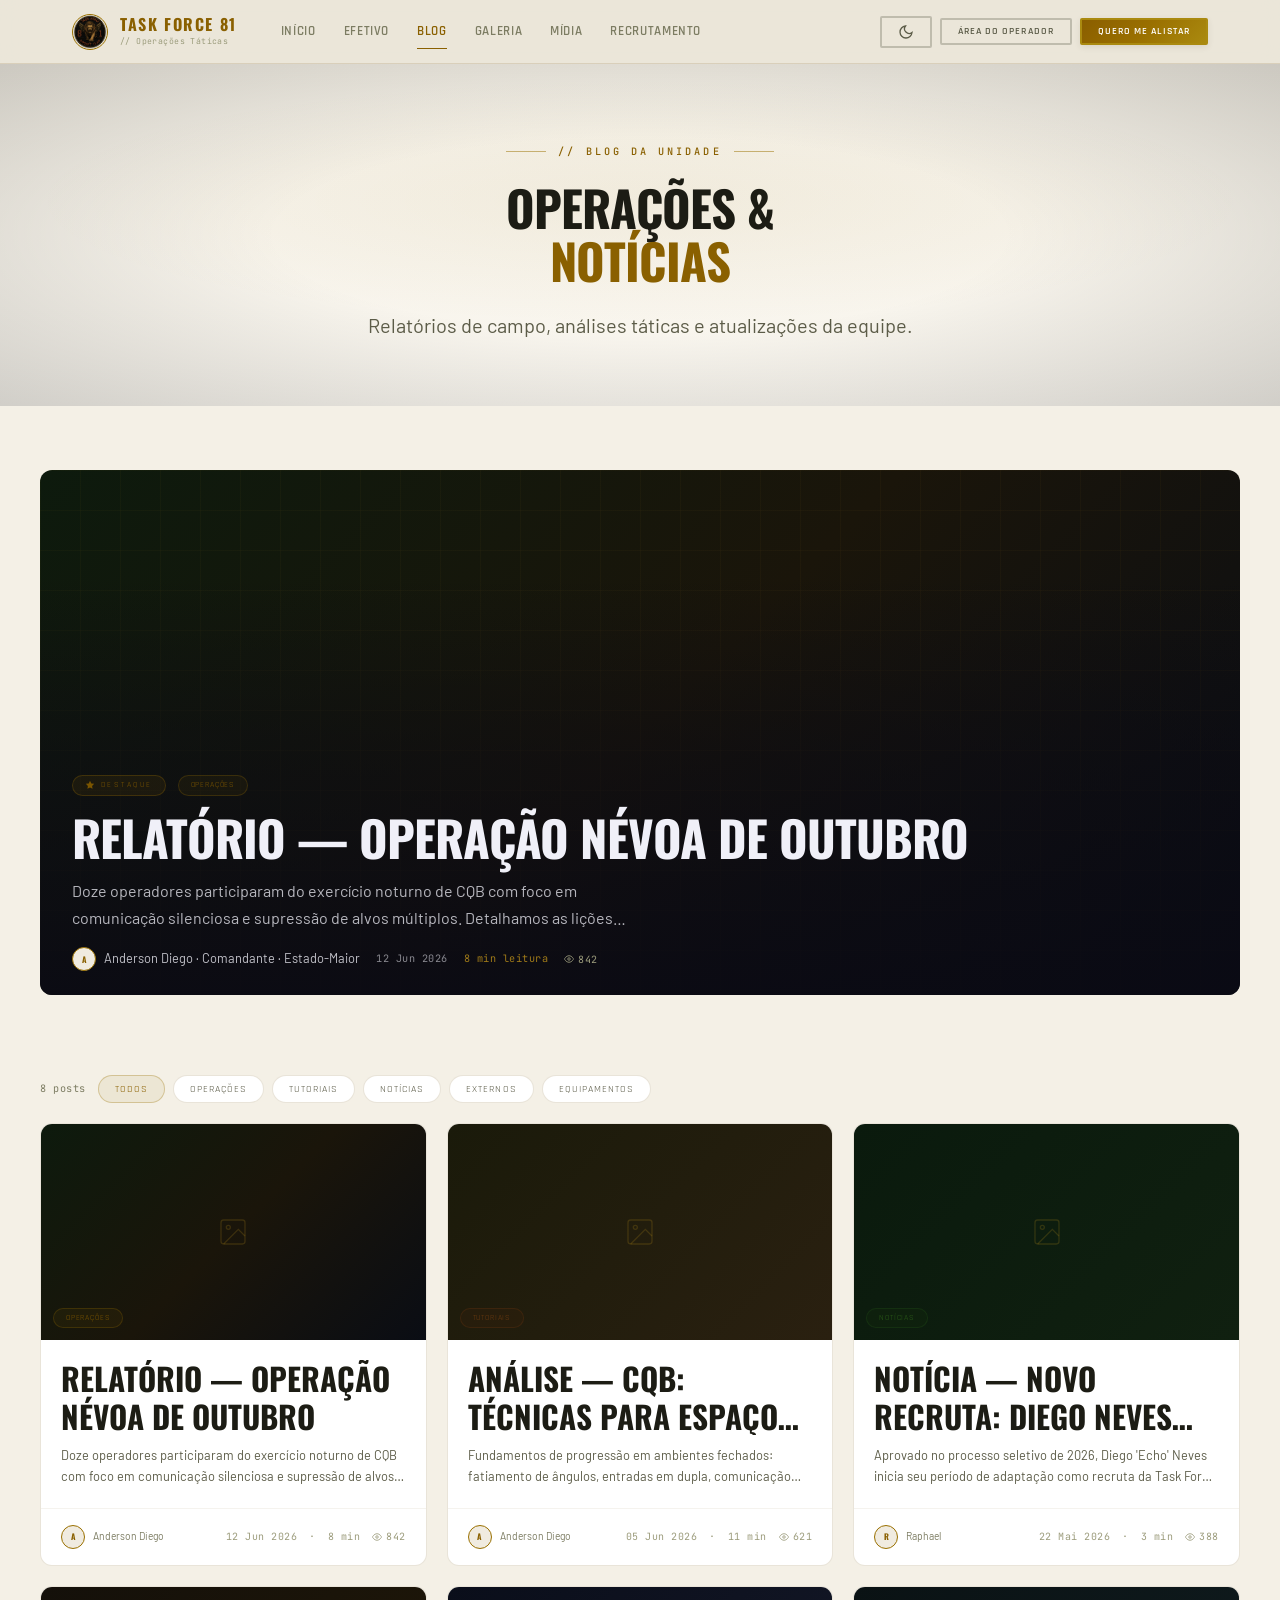
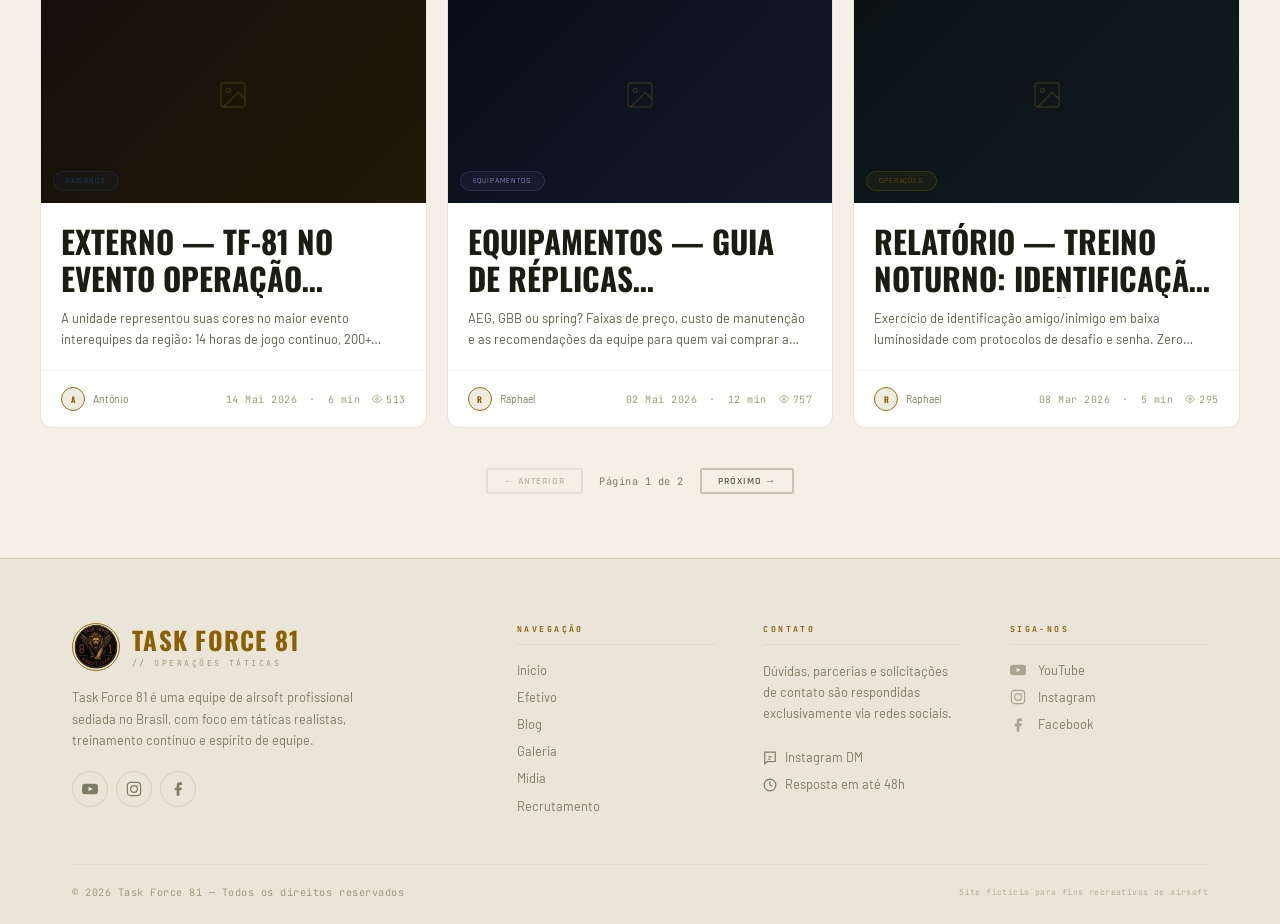
<file: site/blog.html>
<!DOCTYPE html>
<html lang="pt-BR" data-theme="dark">
<head>
  <meta charset="UTF-8">
  <meta name="viewport" content="width=device-width, initial-scale=1.0, viewport-fit=cover">
  <meta name="color-scheme" content="dark light">
  <title>Blog — Task Force 81</title>

  <meta name="description" content="Blog da Task Force 81: relatórios de campo, análises táticas e atualizações da equipe.">
  <meta name="robots" content="index, follow">
  <meta property="og:title" content="Blog — Task Force 81">
  <meta property="og:description" content="Relatórios de campo, análises táticas e atualizações da equipe.">
  <meta property="og:image" content="../assets/img/Patch de Apresentação TF81 - vFinal.png">
  <meta property="og:type" content="website">
  <meta name="theme-color" content="#C4961A">
  <link rel="icon" type="image/png" href="../assets/img/Patch de Apresentação TF81 - vFinal.png">

  <!-- Fontes -->
  <link rel="preconnect" href="https://fonts.googleapis.com">
  <link rel="preconnect" href="https://fonts.gstatic.com" crossorigin>
  <link href="https://fonts.googleapis.com/css2?family=Oswald:wght@300;400;500;600;700&family=Barlow+Condensed:ital,wght@0,300;0,400;0,500;0,600;0,700;1,400&family=Barlow:ital,wght@0,300;0,400;0,500;0,600;0,700;1,400&family=JetBrains+Mono:wght@300;400;500;700&family=Rajdhani:wght@300;400;500;600;700&display=swap" rel="stylesheet">

  <!-- Design System -->
  <link rel="stylesheet" href="../design-system/css/tokens.css">
  <link rel="stylesheet" href="../design-system/css/base.css">
  <link rel="stylesheet" href="../design-system/css/typography.css">
  <link rel="stylesheet" href="../design-system/css/components.css">
  <link rel="stylesheet" href="../design-system/css/utilities.css">
  <link rel="stylesheet" href="../design-system/css/animations.css">
  <link rel="stylesheet" href="../design-system/css/navbar.css">
  <link rel="stylesheet" href="../design-system/css/footer.css">
  <link rel="stylesheet" href="../design-system/css/hero.css">

  <!-- Módulos desta página -->
  <link rel="stylesheet" href="../design-system/css/blog.css">
  <link rel="stylesheet" href="../design-system/css/gallery.css">

  <!-- CSS do site -->
  <link rel="stylesheet" href="../css/site.css">
</head>
<body class="site-page" data-page="blog">

  <div data-component="navbar"></div>

  <main class="site-main">

    <!-- ══ HERO MINIMAL ══════════════════════════════════════ -->
    <section class="hero hero--minimal">
      <div class="hero__bg"></div>
      <div class="hero__overlay"></div>
      <div class="hero__content">
        <div class="hero__eyebrow">// BLOG DA UNIDADE</div>
        <h1 class="hero__title">
          <span class="hero__title-line">OPERAÇÕES &</span>
          <span class="hero__title-line hero__title-highlight">NOTÍCIAS</span>
        </h1>
        <p class="hero__subtitle">Relatórios de campo, análises táticas e atualizações da equipe.</p>
      </div>
    </section>

    <!-- ══ POST EM DESTAQUE ══════════════════════════════════ -->
    <section class="site-section" style="padding-bottom:var(--space-6);">
      <div class="site-container" data-slot="blog-destaque">
        <div class="site-data-loading">Carregando destaque</div>
      </div>
    </section>

    <!-- ══ FILTROS + GRID DE POSTS ═══════════════════════════ -->
    <section class="site-section" style="padding-top:var(--space-6);">
      <div class="site-container">

        <div style="display:flex;align-items:center;justify-content:space-between;gap:var(--space-4);margin-bottom:var(--space-5);flex-wrap:wrap">
          <div style="display:flex;align-items:center;gap:var(--space-3);flex-wrap:wrap">
            <span style="font-family:var(--font-mono);font-size:var(--text-xs);color:var(--color-text-muted);letter-spacing:var(--tracking-wide)" data-slot="blog-contador">—</span>
            <div style="display:flex;gap:var(--space-2);flex-wrap:wrap" data-slot="blog-filtros"></div>
          </div>
        </div>

        <div class="blog-grid" data-slot="blog-grid">
          <div class="site-data-loading">Carregando posts</div>
        </div>

        <!-- Paginação -->
        <div style="display:flex;align-items:center;justify-content:center;gap:var(--space-4);margin-top:var(--space-10);">
          <button class="btn btn-ghost btn-sm" data-slot="blog-anterior">← Anterior</button>
          <span style="font-family:var(--font-mono);font-size:var(--text-xs);color:var(--color-text-muted);letter-spacing:var(--tracking-wide)" data-slot="blog-pagina">—</span>
          <button class="btn btn-ghost btn-sm" data-slot="blog-proximo">Próximo →</button>
        </div>

      </div>
    </section>

  </main>

  <div data-component="footer"></div>

  <script src="../js/site.js"></script>
</body>
</html>
</file>
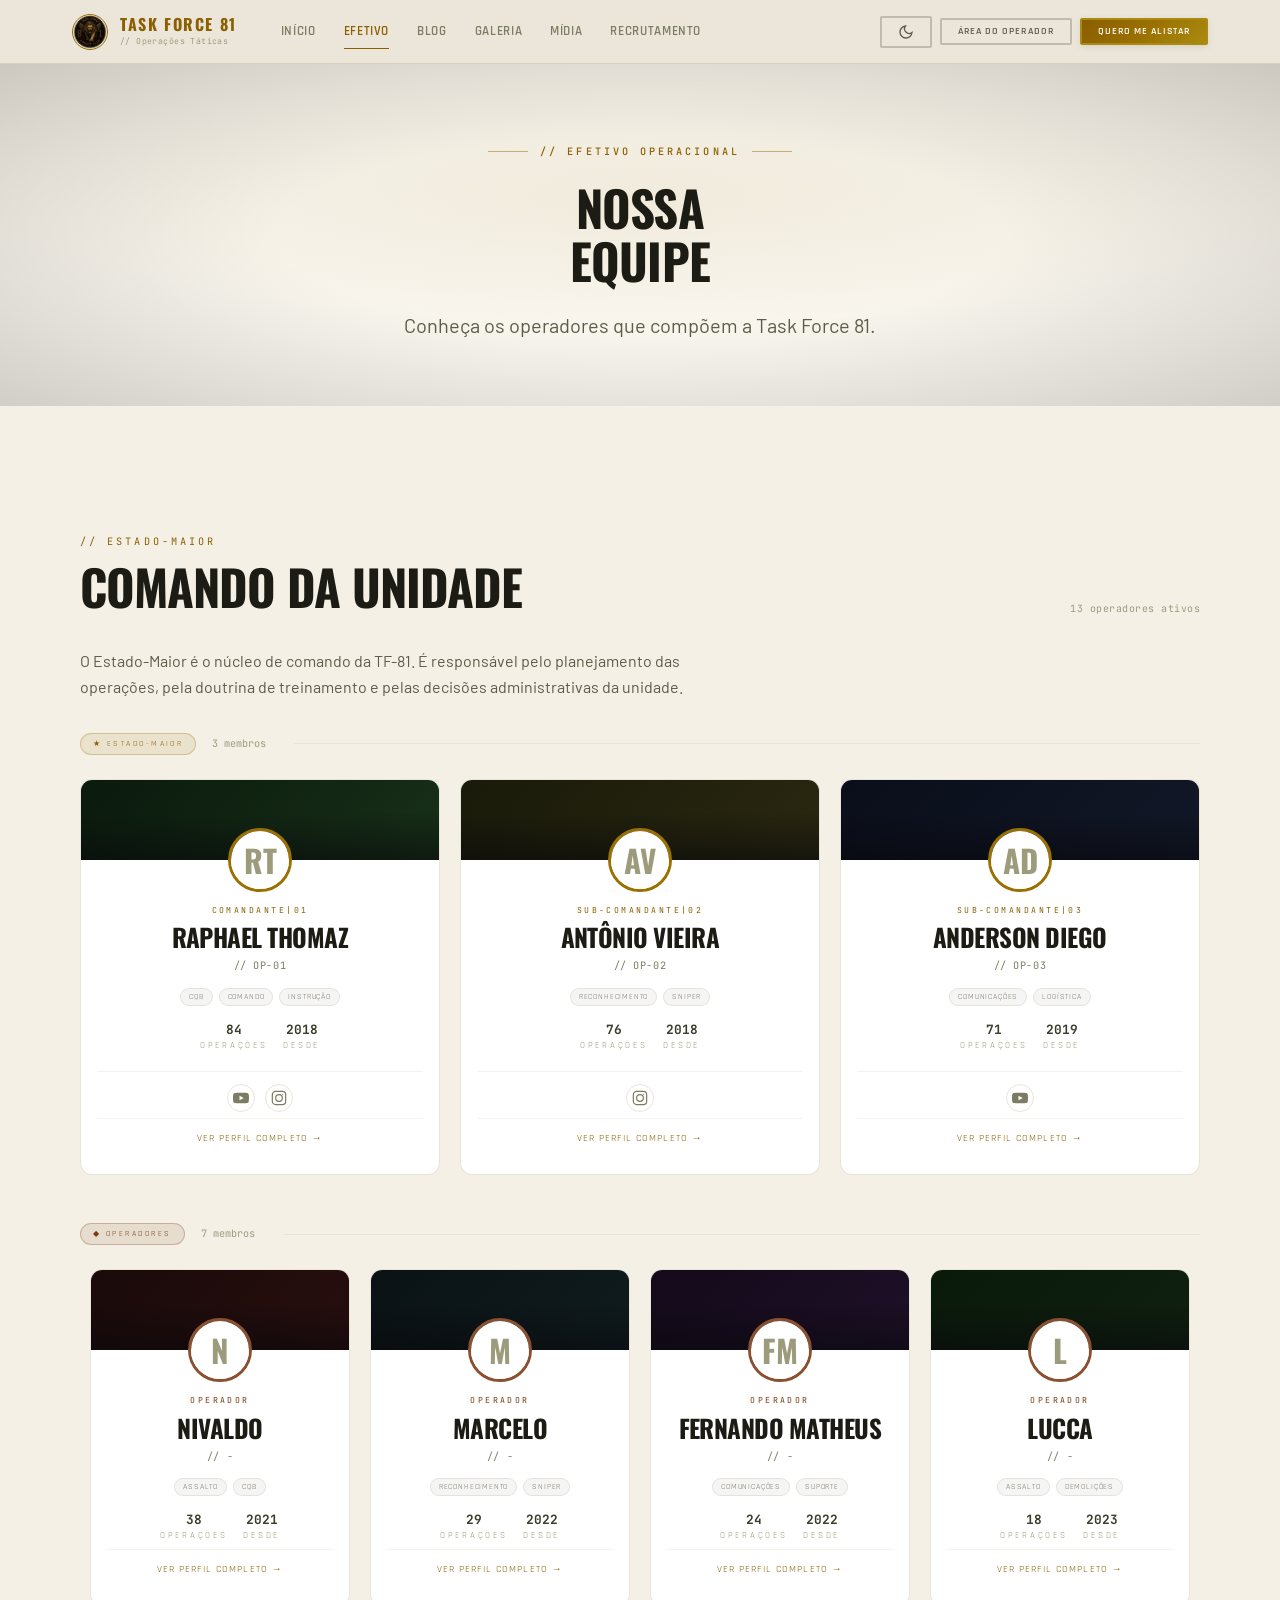
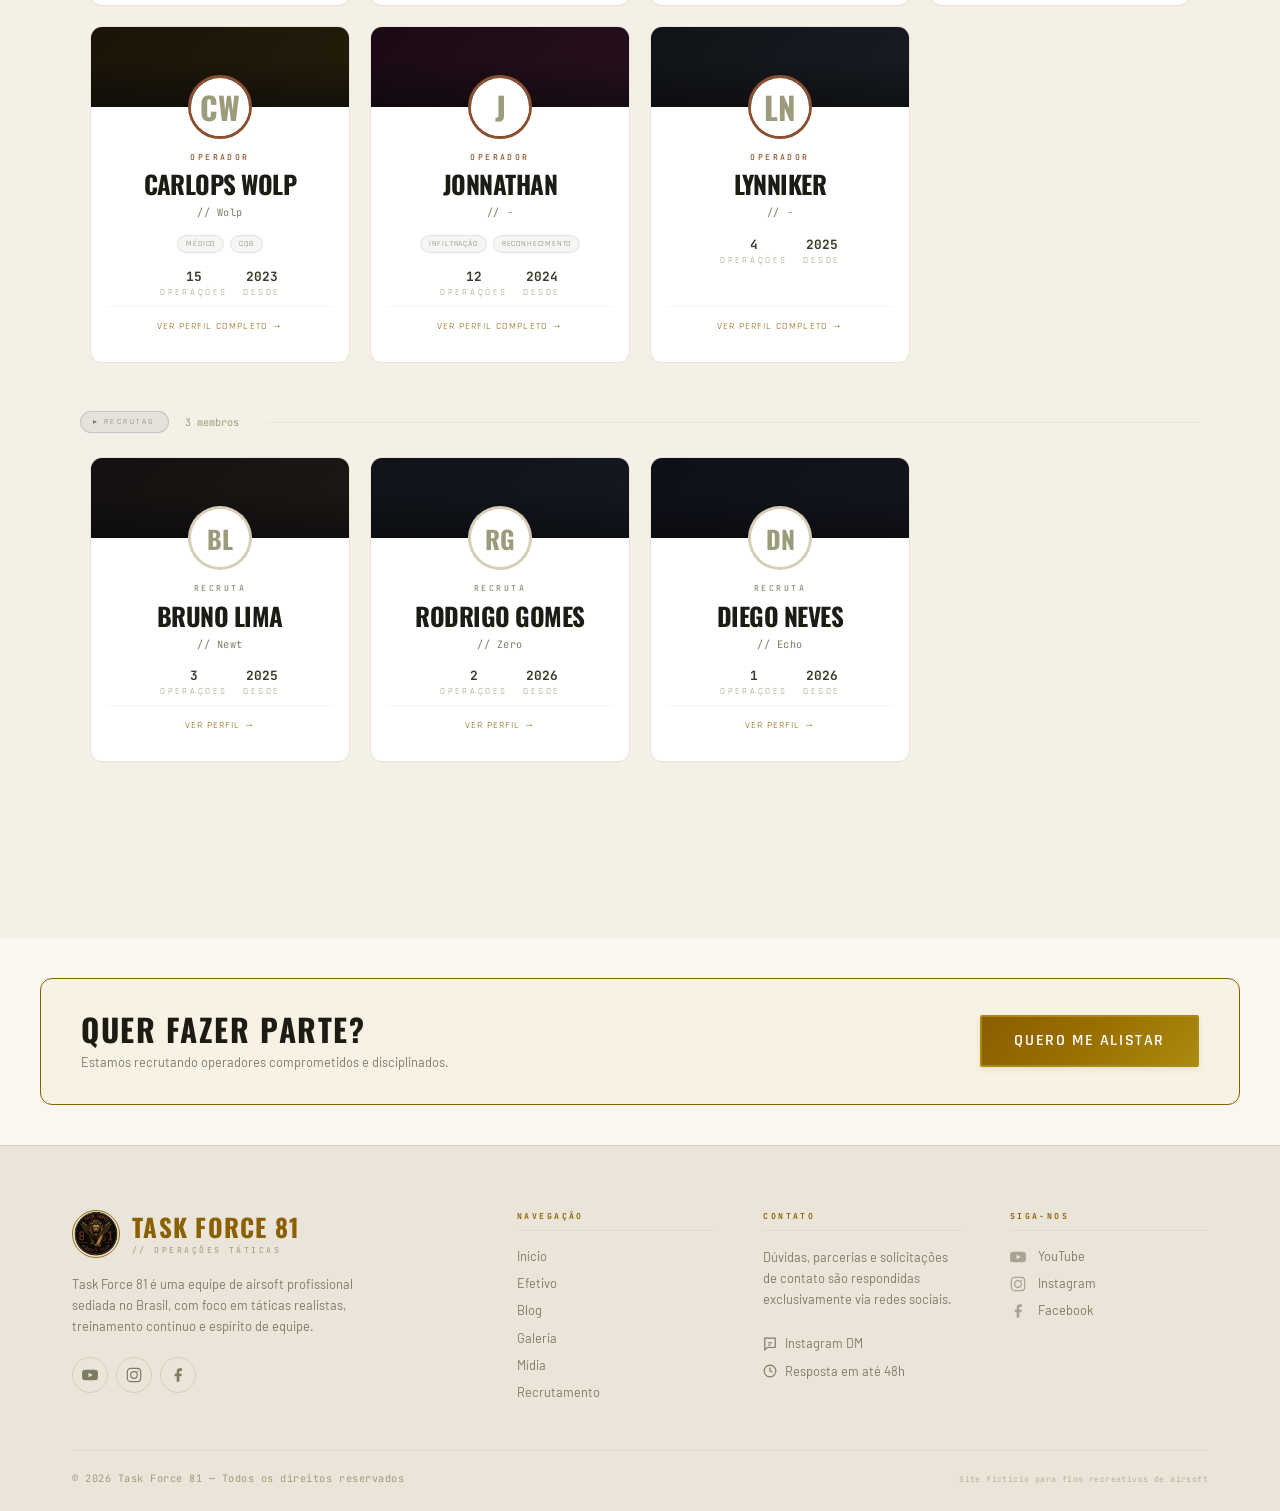
<file: site/efetivo.html>
<!DOCTYPE html>
<html lang="pt-BR" data-theme="dark">
<head>
  <meta charset="UTF-8">
  <meta name="viewport" content="width=device-width, initial-scale=1.0, viewport-fit=cover">
  <meta name="color-scheme" content="dark light">
  <title>Efetivo — Task Force 81</title>

  <meta name="description" content="Conheça os operadores que compõem a Task Force 81: Estado-Maior, Operadores e Recrutas.">
  <meta name="robots" content="index, follow">
  <meta property="og:title" content="Efetivo — Task Force 81">
  <meta property="og:description" content="Conheça os operadores que compõem a Task Force 81: Estado-Maior, Operadores e Recrutas.">
  <meta property="og:image" content="../assets/img/Patch de Apresentação TF81 - vFinal.png">
  <meta property="og:type" content="website">
  <meta name="theme-color" content="#C4961A">
  <link rel="icon" type="image/png" href="../assets/img/Patch de Apresentação TF81 - vFinal.png">

  <!-- Fontes -->
  <link rel="preconnect" href="https://fonts.googleapis.com">
  <link rel="preconnect" href="https://fonts.gstatic.com" crossorigin>
  <link href="https://fonts.googleapis.com/css2?family=Oswald:wght@300;400;500;600;700&family=Barlow+Condensed:ital,wght@0,300;0,400;0,500;0,600;0,700;1,400&family=Barlow:ital,wght@0,300;0,400;0,500;0,600;0,700;1,400&family=JetBrains+Mono:wght@300;400;500;700&family=Rajdhani:wght@300;400;500;600;700&display=swap" rel="stylesheet">

  <!-- Design System -->
  <link rel="stylesheet" href="../design-system/css/tokens.css">
  <link rel="stylesheet" href="../design-system/css/base.css">
  <link rel="stylesheet" href="../design-system/css/typography.css">
  <link rel="stylesheet" href="../design-system/css/components.css">
  <link rel="stylesheet" href="../design-system/css/utilities.css">
  <link rel="stylesheet" href="../design-system/css/animations.css">
  <link rel="stylesheet" href="../design-system/css/navbar.css">
  <link rel="stylesheet" href="../design-system/css/footer.css">
  <link rel="stylesheet" href="../design-system/css/hero.css">

  <!-- Módulos desta página -->
  <link rel="stylesheet" href="../design-system/css/crew.css">
  <link rel="stylesheet" href="../design-system/css/recruit.css">

  <!-- CSS do site -->
  <link rel="stylesheet" href="../css/site.css">
</head>
<body class="site-page" data-page="efetivo">

  <div data-component="navbar"></div>

  <main class="site-main">

    <!-- ══ HERO MINIMAL ══════════════════════════════════════ -->
    <section class="hero hero--minimal">
      <div class="hero__bg"></div>
      <div class="hero__overlay"></div>
      <div class="hero__content">
        <div class="hero__eyebrow">// EFETIVO OPERACIONAL</div>
        <h1 class="hero__title">
          <span class="hero__title-line">NOSSA</span>
          <span class="hero__title-line">EQUIPE</span>
        </h1>
        <p class="hero__subtitle">Conheça os operadores que compõem a Task Force 81.</p>
      </div>
    </section>

    <!-- ══ EFETIVO COMPLETO ══════════════════════════════════ -->
    <section class="site-section">
      <div class="site-container">
        <div class="crew-section">
          <div class="crew-section-hd animate-on-scroll">
            <div class="crew-section-hd__left">
              <div class="crew-section-hd__label">// ESTADO-MAIOR</div>
              <h2 class="crew-section-hd__title">Comando da Unidade</h2>
            </div>
            <div class="crew-section-hd__right">
              <span style="font-family:var(--font-mono);font-size:10px;color:var(--color-text-disabled);letter-spacing:var(--tracking-wide)" data-slot="total-membros">—</span>
            </div>
          </div>
          <p class="site-section-hd__sub animate-on-scroll" style="margin-bottom:var(--space-8);">O Estado-Maior é o núcleo de comando da TF-81. É responsável pelo planejamento das operações, pela doutrina de treinamento e pelas decisões administrativas da unidade.</p>

          <div data-slot="efetivo-completo">
            <div class="site-data-loading">Carregando efetivo</div>
          </div>
        </div>
      </div>
    </section>

    <!-- ══ CTA DE RECRUTAMENTO ═══════════════════════════════ -->
    <section class="site-section site-section--alt" style="padding-top:var(--space-10);padding-bottom:var(--space-10);">
      <div class="site-container">
        <div class="recruit-cta-bar animate-on-scroll">
          <div class="recruit-cta-bar__text">
            <div class="recruit-cta-bar__title">Quer fazer parte?</div>
            <div class="recruit-cta-bar__sub">Estamos recrutando operadores comprometidos e disciplinados.</div>
          </div>
          <a href="./recrutamento.html" class="btn btn-primary btn-lg">Quero me alistar</a>
        </div>
      </div>
    </section>

  </main>

  <div data-component="footer"></div>

  <script src="../js/site.js"></script>
</body>
</html>
</file>
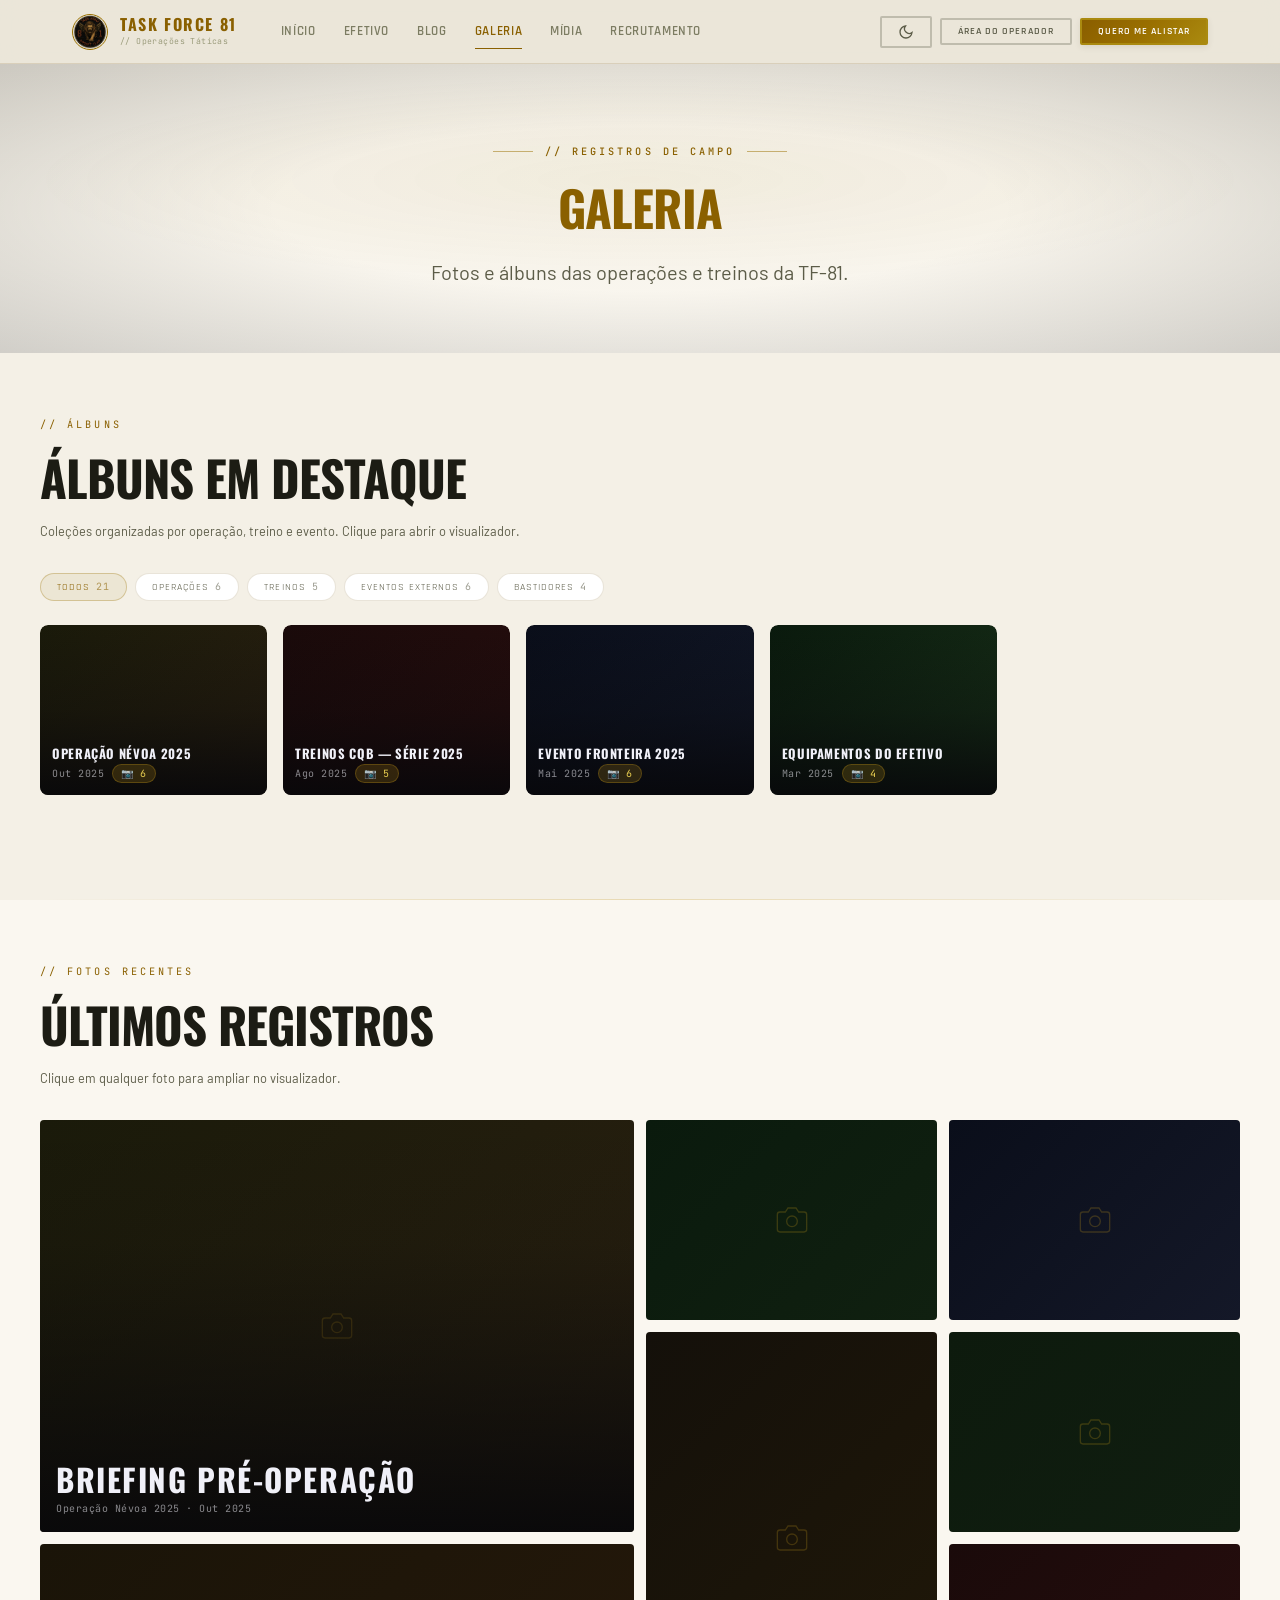
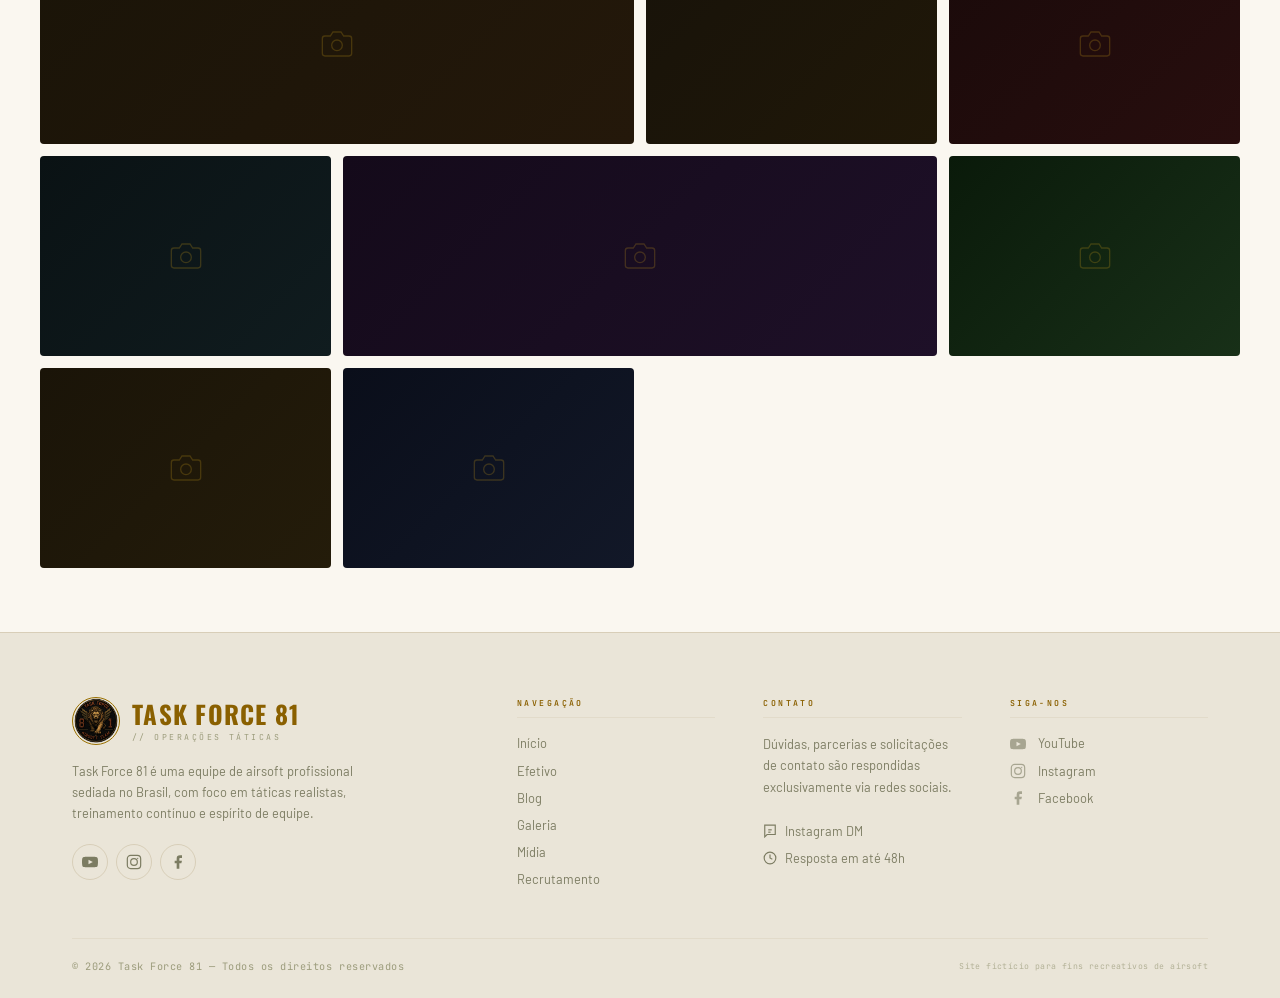
<file: site/galeria.html>
<!DOCTYPE html>
<html lang="pt-BR" data-theme="dark">
<head>
  <meta charset="UTF-8">
  <meta name="viewport" content="width=device-width, initial-scale=1.0, viewport-fit=cover">
  <meta name="color-scheme" content="dark light">
  <title>Galeria — Task Force 81</title>

  <meta name="description" content="Galeria de fotos da Task Force 81: registros de operações, treinos e eventos da equipe.">
  <meta name="robots" content="index, follow">
  <meta property="og:title" content="Galeria — Task Force 81">
  <meta property="og:description" content="Fotos e álbuns das operações e treinos da TF-81.">
  <meta property="og:image" content="../assets/img/Patch de Apresentação TF81 - vFinal.png">
  <meta property="og:type" content="website">
  <meta name="theme-color" content="#C4961A">
  <link rel="icon" type="image/png" href="../assets/img/Patch de Apresentação TF81 - vFinal.png">

  <!-- Fontes -->
  <link rel="preconnect" href="https://fonts.googleapis.com">
  <link rel="preconnect" href="https://fonts.gstatic.com" crossorigin>
  <link href="https://fonts.googleapis.com/css2?family=Oswald:wght@300;400;500;600;700&family=Barlow+Condensed:ital,wght@0,300;0,400;0,500;0,600;0,700;1,400&family=Barlow:ital,wght@0,300;0,400;0,500;0,600;0,700;1,400&family=JetBrains+Mono:wght@300;400;500;700&family=Rajdhani:wght@300;400;500;600;700&display=swap" rel="stylesheet">

  <!-- Design System -->
  <link rel="stylesheet" href="../design-system/css/tokens.css">
  <link rel="stylesheet" href="../design-system/css/base.css">
  <link rel="stylesheet" href="../design-system/css/typography.css">
  <link rel="stylesheet" href="../design-system/css/components.css">
  <link rel="stylesheet" href="../design-system/css/utilities.css">
  <link rel="stylesheet" href="../design-system/css/animations.css">
  <link rel="stylesheet" href="../design-system/css/navbar.css">
  <link rel="stylesheet" href="../design-system/css/footer.css">
  <link rel="stylesheet" href="../design-system/css/hero.css">

  <!-- Módulos desta página -->
  <link rel="stylesheet" href="../design-system/css/gallery.css">

  <!-- CSS do site -->
  <link rel="stylesheet" href="../css/site.css">
</head>
<body class="site-page" data-page="galeria">

  <div data-component="navbar"></div>

  <main class="site-main">

    <!-- ══ HERO MINIMAL ══════════════════════════════════════ -->
    <section class="hero hero--minimal">
      <div class="hero__bg"></div>
      <div class="hero__overlay"></div>
      <div class="hero__content">
        <div class="hero__eyebrow">// REGISTROS DE CAMPO</div>
        <h1 class="hero__title">
          <span class="hero__title-line hero__title-highlight">GALERIA</span>
        </h1>
        <p class="hero__subtitle">Fotos e álbuns das operações e treinos da TF-81.</p>
      </div>
    </section>

    <!-- ══ ÁLBUNS EM DESTAQUE ════════════════════════════════ -->
    <section class="site-section">
      <div class="site-container">
        <div class="gallery-section-hd animate-on-scroll">
          <div>
            <div class="gallery-section-hd__label">// ÁLBUNS</div>
            <div class="gallery-section-hd__title">Álbuns em Destaque</div>
            <div class="gallery-section-hd__desc">Coleções organizadas por operação, treino e evento. Clique para abrir o visualizador.</div>
          </div>
        </div>

        <div class="gallery-filter" data-slot="galeria-filtros"></div>

        <div class="album-grid" data-slot="galeria-albuns">
          <div class="site-data-loading">Carregando álbuns</div>
        </div>
      </div>
    </section>

    <hr class="site-divider">

    <!-- ══ FOTOS RECENTES ════════════════════════════════════ -->
    <section class="site-section site-section--alt">
      <div class="site-container">
        <div class="gallery-section-hd animate-on-scroll">
          <div>
            <div class="gallery-section-hd__label">// FOTOS RECENTES</div>
            <div class="gallery-section-hd__title">Últimos Registros</div>
            <div class="gallery-section-hd__desc">Clique em qualquer foto para ampliar no visualizador.</div>
          </div>
        </div>
        <div class="gallery-grid" data-slot="galeria-fotos">
          <div class="site-data-loading">Carregando fotos</div>
        </div>
      </div>
    </section>

  </main>

  <div data-component="footer"></div>

  <script src="../js/site.js"></script>
</body>
</html>
</file>
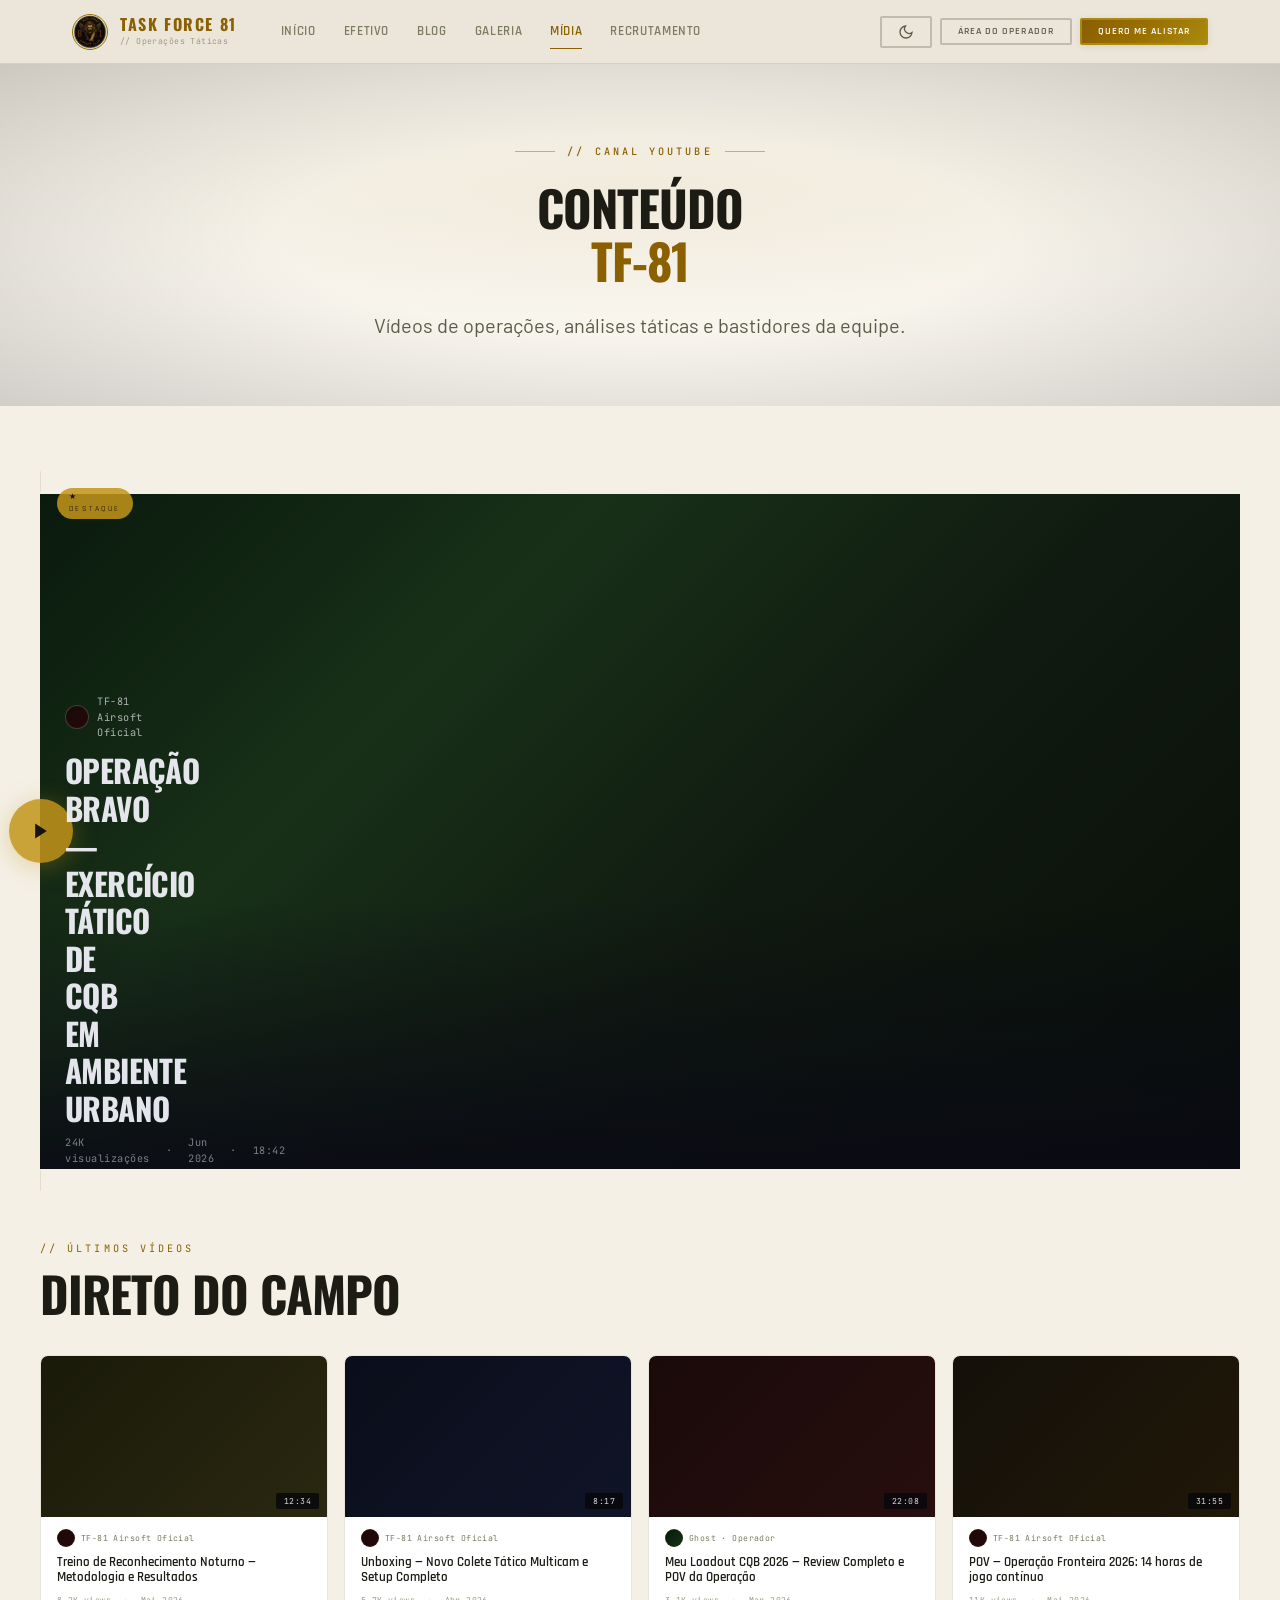
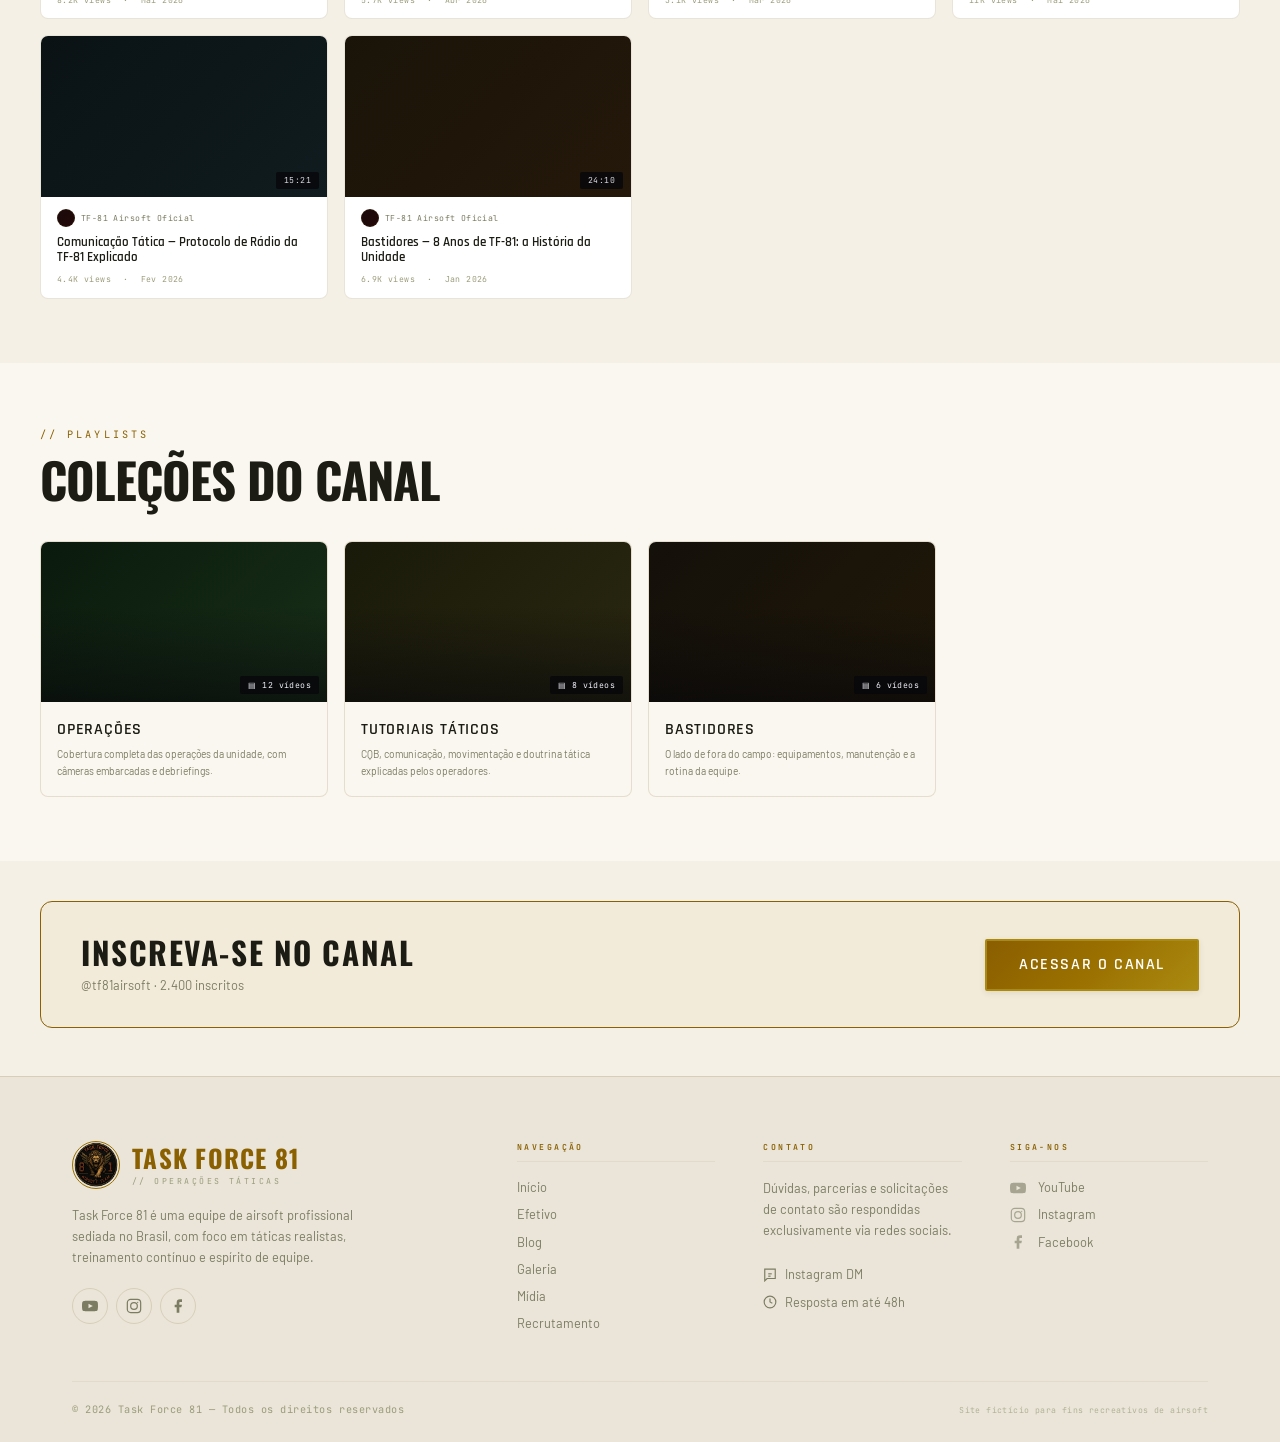
<file: site/midia.html>
<!DOCTYPE html>
<html lang="pt-BR" data-theme="dark">
<head>
  <meta charset="UTF-8">
  <meta name="viewport" content="width=device-width, initial-scale=1.0, viewport-fit=cover">
  <meta name="color-scheme" content="dark light">
  <title>Mídia — Task Force 81</title>

  <meta name="description" content="Conteúdo em vídeo da Task Force 81: operações, análises táticas e bastidores da equipe no YouTube.">
  <meta name="robots" content="index, follow">
  <meta property="og:title" content="Mídia — Task Force 81">
  <meta property="og:description" content="Vídeos de operações, análises táticas e bastidores da equipe.">
  <meta property="og:image" content="../assets/img/Patch de Apresentação TF81 - vFinal.png">
  <meta property="og:type" content="website">
  <meta name="theme-color" content="#C4961A">
  <link rel="icon" type="image/png" href="../assets/img/Patch de Apresentação TF81 - vFinal.png">

  <!-- Fontes -->
  <link rel="preconnect" href="https://fonts.googleapis.com">
  <link rel="preconnect" href="https://fonts.gstatic.com" crossorigin>
  <link href="https://fonts.googleapis.com/css2?family=Oswald:wght@300;400;500;600;700&family=Barlow+Condensed:ital,wght@0,300;0,400;0,500;0,600;0,700;1,400&family=Barlow:ital,wght@0,300;0,400;0,500;0,600;0,700;1,400&family=JetBrains+Mono:wght@300;400;500;700&family=Rajdhani:wght@300;400;500;600;700&display=swap" rel="stylesheet">

  <!-- Design System -->
  <link rel="stylesheet" href="../design-system/css/tokens.css">
  <link rel="stylesheet" href="../design-system/css/base.css">
  <link rel="stylesheet" href="../design-system/css/typography.css">
  <link rel="stylesheet" href="../design-system/css/components.css">
  <link rel="stylesheet" href="../design-system/css/utilities.css">
  <link rel="stylesheet" href="../design-system/css/animations.css">
  <link rel="stylesheet" href="../design-system/css/navbar.css">
  <link rel="stylesheet" href="../design-system/css/footer.css">
  <link rel="stylesheet" href="../design-system/css/hero.css">

  <!-- Módulos desta página -->
  <link rel="stylesheet" href="../design-system/css/media.css">
  <link rel="stylesheet" href="../design-system/css/recruit.css">

  <!-- CSS do site -->
  <link rel="stylesheet" href="../css/site.css">
</head>
<body class="site-page" data-page="midia">

  <div data-component="navbar"></div>

  <main class="site-main">

    <!-- ══ HERO MINIMAL ══════════════════════════════════════ -->
    <section class="hero hero--minimal">
      <div class="hero__bg"></div>
      <div class="hero__overlay"></div>
      <div class="hero__content">
        <div class="hero__eyebrow">// CANAL YOUTUBE</div>
        <h1 class="hero__title">
          <span class="hero__title-line">CONTEÚDO</span>
          <span class="hero__title-line hero__title-highlight">TF-81</span>
        </h1>
        <p class="hero__subtitle">Vídeos de operações, análises táticas e bastidores da equipe.</p>
      </div>
    </section>

    <!-- ══ VÍDEO EM DESTAQUE ═════════════════════════════════ -->
    <section class="site-section" style="padding-bottom:var(--space-6);">
      <div class="site-container" data-slot="midia-destaque">
        <div class="site-data-loading">Carregando destaque</div>
      </div>
    </section>

    <!-- ══ ÚLTIMOS VÍDEOS ════════════════════════════════════ -->
    <section class="site-section" style="padding-top:var(--space-6);">
      <div class="site-container">
        <div class="site-section-hd animate-on-scroll">
          <span class="site-section-hd__label">// ÚLTIMOS VÍDEOS</span>
          <h2 class="site-section-hd__title">Direto do Campo</h2>
        </div>
        <div class="yt-grid" data-slot="midia-videos">
          <div class="site-data-loading">Carregando vídeos</div>
        </div>
      </div>
    </section>

    <!-- ══ PLAYLISTS ═════════════════════════════════════════ -->
    <section class="site-section site-section--alt">
      <div class="site-container">
        <div class="site-section-hd animate-on-scroll">
          <span class="site-section-hd__label">// PLAYLISTS</span>
          <h2 class="site-section-hd__title">Coleções do Canal</h2>
        </div>
        <div class="yt-playlist-grid" data-slot="midia-playlists">
          <div class="site-data-loading">Carregando playlists</div>
        </div>
      </div>
    </section>

    <!-- ══ CTA DO CANAL ══════════════════════════════════════ -->
    <section class="site-section" style="padding-top:var(--space-10);padding-bottom:var(--space-12);">
      <div class="site-container">
        <div class="recruit-cta-bar animate-on-scroll">
          <div class="recruit-cta-bar__text">
            <div class="recruit-cta-bar__title">Inscreva-se no canal</div>
            <div class="recruit-cta-bar__sub" data-slot="canal-inscritos">@tf81airsoft</div>
          </div>
          <a href="https://youtube.com/@tf81airsoft" class="btn btn-primary btn-lg" data-slot="canal-url" target="_blank" rel="noopener noreferrer">Acessar o canal</a>
        </div>
      </div>
    </section>

  </main>

  <div data-component="footer"></div>

  <script src="../js/site.js"></script>
</body>
</html>
</file>
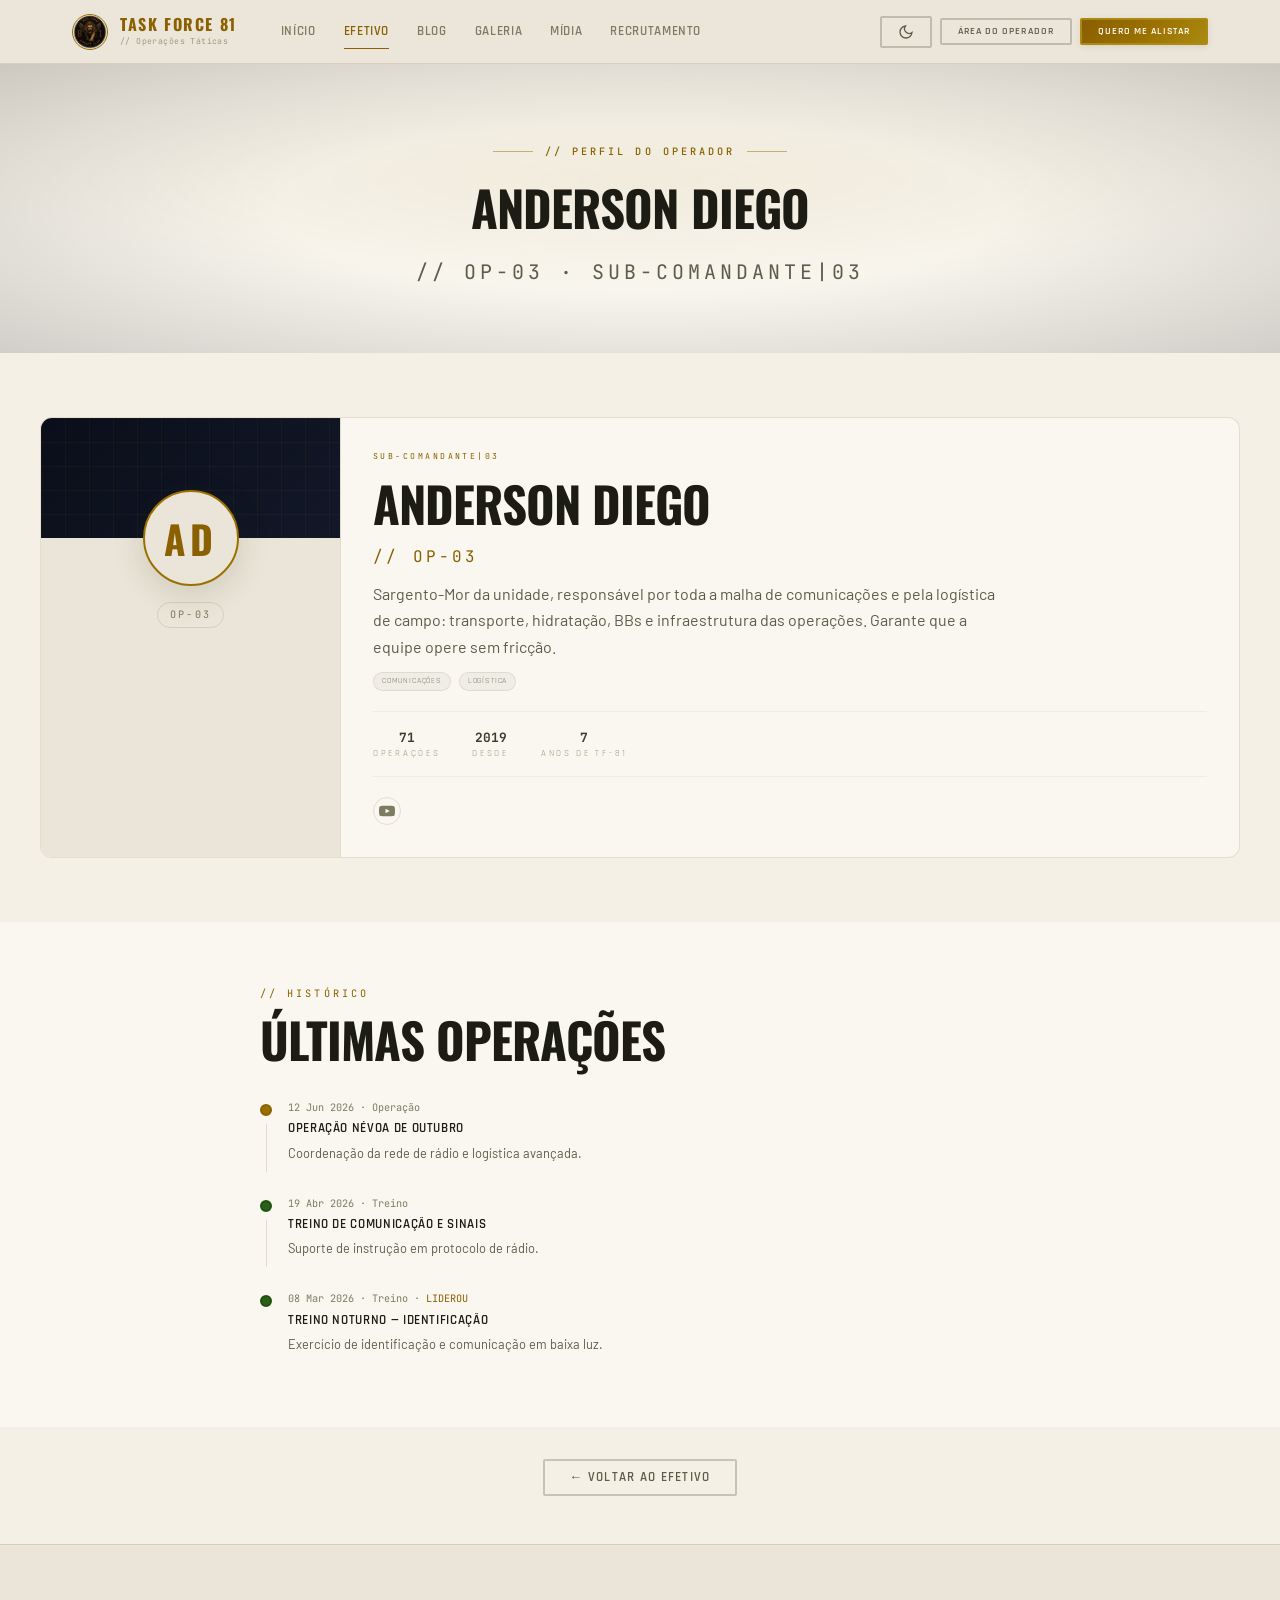
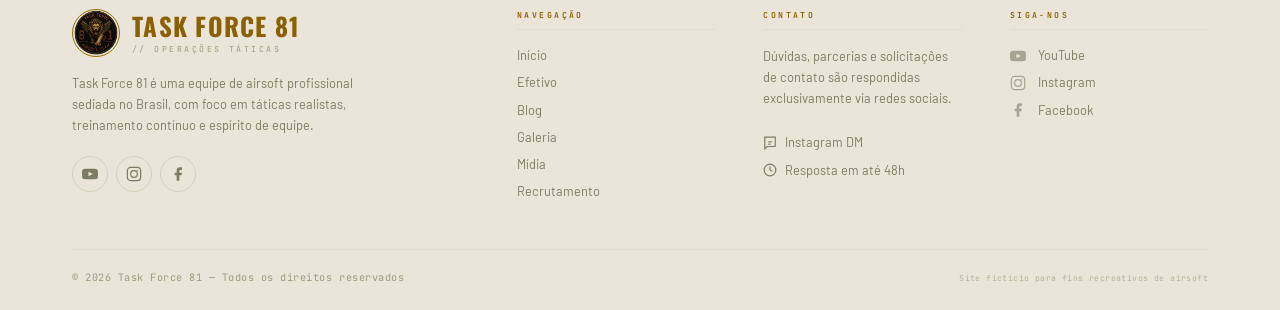
<file: site/operador.html>
<!DOCTYPE html>
<html lang="pt-BR" data-theme="dark">
<head>
  <meta charset="UTF-8">
  <meta name="viewport" content="width=device-width, initial-scale=1.0, viewport-fit=cover">
  <meta name="color-scheme" content="dark light">
  <title>Perfil do Operador — Task Force 81</title>

  <meta name="description" content="Perfil público de operador da Task Force 81: posto, callsign, especialidades e histórico de operações.">
  <meta name="robots" content="index, follow">
  <meta property="og:title" content="Perfil do Operador — Task Force 81">
  <meta property="og:description" content="Perfil público de operador da Task Force 81: posto, callsign, especialidades e histórico de operações.">
  <meta property="og:image" content="../assets/img/Patch de Apresentação TF81 - vFinal.png">
  <meta property="og:type" content="website">
  <meta name="theme-color" content="#C4961A">
  <link rel="icon" type="image/png" href="../assets/img/Patch de Apresentação TF81 - vFinal.png">

  <!-- Fontes -->
  <link rel="preconnect" href="https://fonts.googleapis.com">
  <link rel="preconnect" href="https://fonts.gstatic.com" crossorigin>
  <link href="https://fonts.googleapis.com/css2?family=Oswald:wght@300;400;500;600;700&family=Barlow+Condensed:ital,wght@0,300;0,400;0,500;0,600;0,700;1,400&family=Barlow:ital,wght@0,300;0,400;0,500;0,600;0,700;1,400&family=JetBrains+Mono:wght@300;400;500;700&family=Rajdhani:wght@300;400;500;600;700&display=swap" rel="stylesheet">

  <!-- Design System -->
  <link rel="stylesheet" href="../design-system/css/tokens.css">
  <link rel="stylesheet" href="../design-system/css/base.css">
  <link rel="stylesheet" href="../design-system/css/typography.css">
  <link rel="stylesheet" href="../design-system/css/components.css">
  <link rel="stylesheet" href="../design-system/css/utilities.css">
  <link rel="stylesheet" href="../design-system/css/animations.css">
  <link rel="stylesheet" href="../design-system/css/navbar.css">
  <link rel="stylesheet" href="../design-system/css/footer.css">
  <link rel="stylesheet" href="../design-system/css/hero.css">

  <!-- Módulos desta página -->
  <link rel="stylesheet" href="../design-system/css/crew.css">

  <!-- CSS do site -->
  <link rel="stylesheet" href="../css/site.css">
</head>
<body class="site-page" data-page="operador">

  <div data-component="navbar"></div>

  <main class="site-main">

    <!-- ══ HERO MINIMAL DO PERFIL ════════════════════════════ -->
    <section class="hero hero--minimal">
      <div class="hero__bg"></div>
      <div class="hero__overlay"></div>
      <div class="hero__content">
        <div class="hero__eyebrow">// PERFIL DO OPERADOR</div>
        <h1 class="hero__title">
          <span class="hero__title-line" data-slot="operador-nome">Operador</span>
        </h1>
        <p class="hero__subtitle" style="font-family:var(--font-mono);letter-spacing:var(--tracking-widest);text-transform:uppercase;" data-slot="operador-sub">// —</p>
      </div>
    </section>

    <!-- ══ PERFIL EXPANDIDO ══════════════════════════════════ -->
    <section class="site-section">
      <div class="site-container" data-slot="operador-perfil">
        <div class="site-data-loading">Carregando perfil</div>
      </div>
    </section>

    <!-- ══ HISTÓRICO DE OPERAÇÕES ════════════════════════════ -->
    <section class="site-section site-section--alt">
      <div class="site-container" style="max-width:760px;">
        <div class="site-section-hd animate-on-scroll">
          <span class="site-section-hd__label">// HISTÓRICO</span>
          <h2 class="site-section-hd__title">Últimas Operações</h2>
        </div>
        <div class="timeline" data-slot="operador-historico">
          <div class="site-data-loading">Carregando histórico</div>
        </div>
      </div>
    </section>

    <!-- ══ VOLTAR ════════════════════════════════════════════ -->
    <section class="site-section" style="padding-top:var(--space-8);padding-bottom:var(--space-12);">
      <div class="site-container" style="display:flex;justify-content:center;">
        <a href="./efetivo.html" class="btn btn-ghost btn-md">← Voltar ao Efetivo</a>
      </div>
    </section>

  </main>

  <div data-component="footer"></div>

  <script src="../js/site.js"></script>
</body>
</html>
</file>
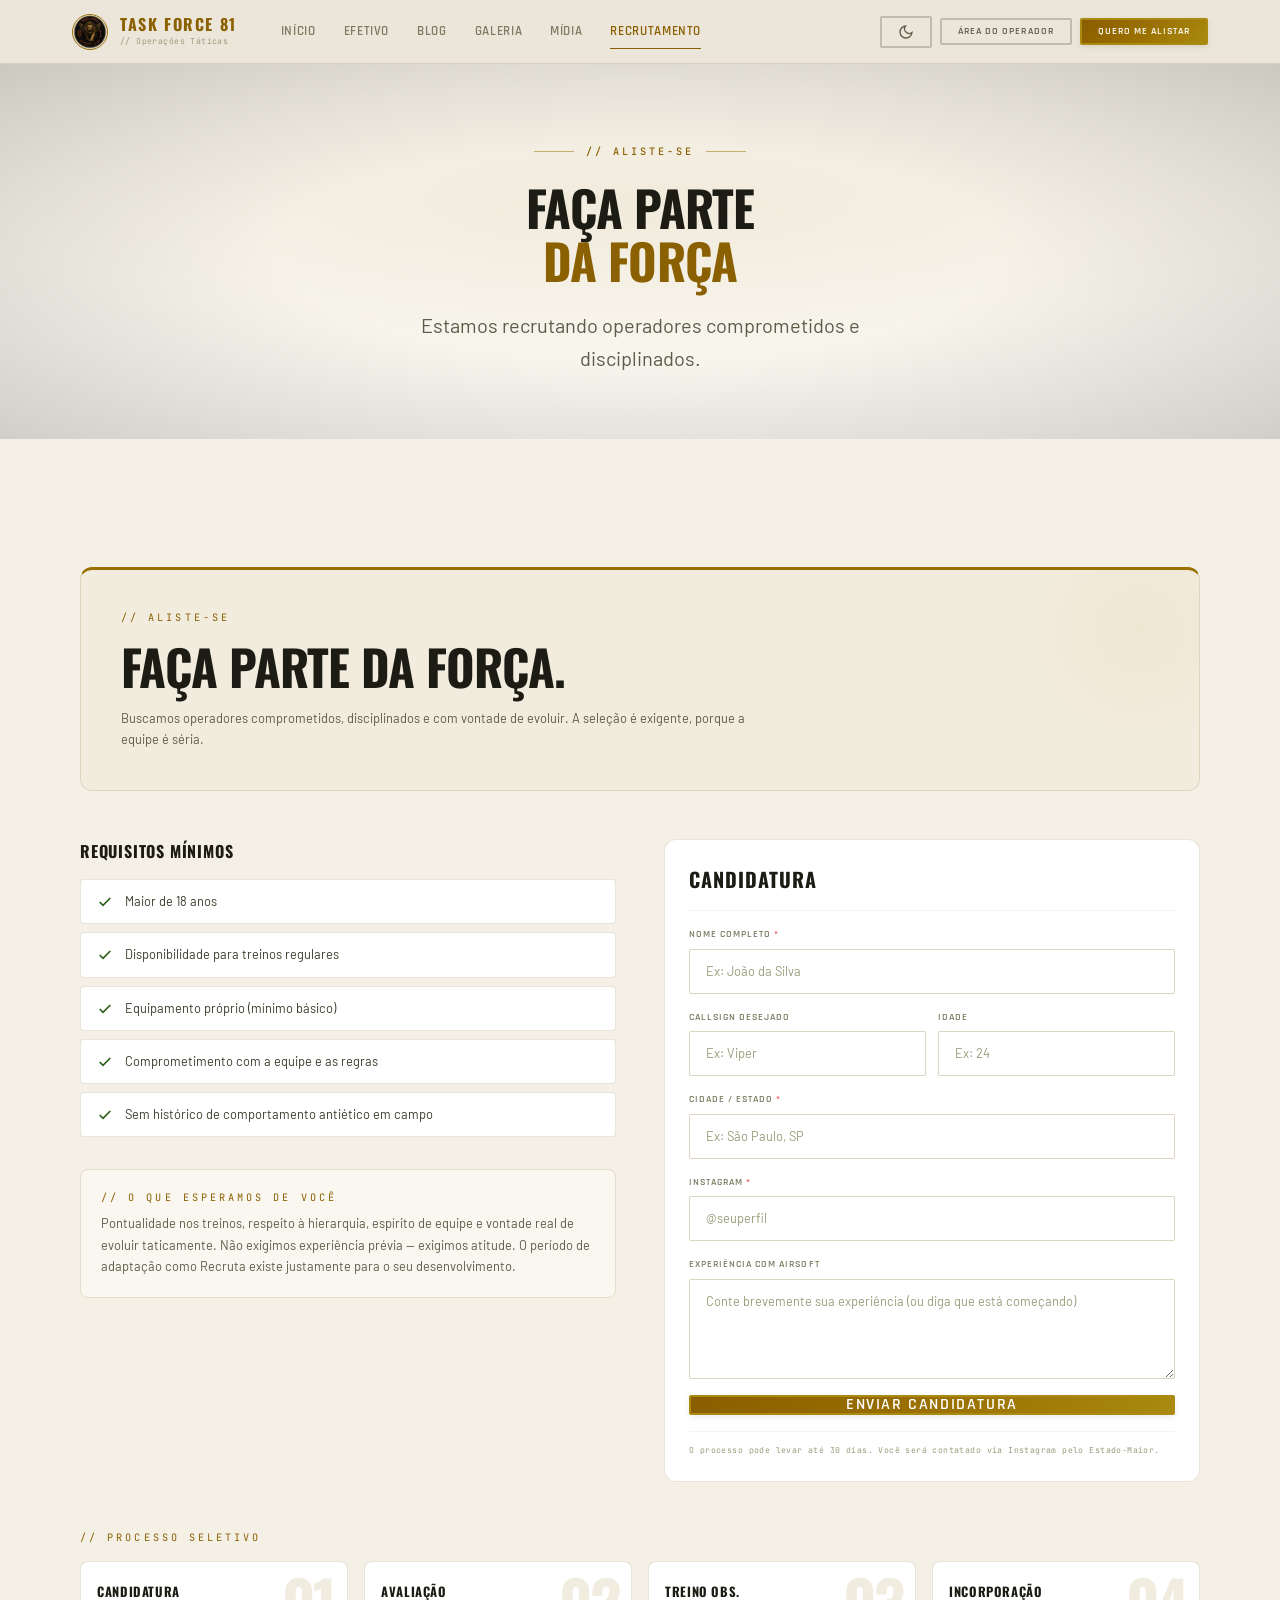
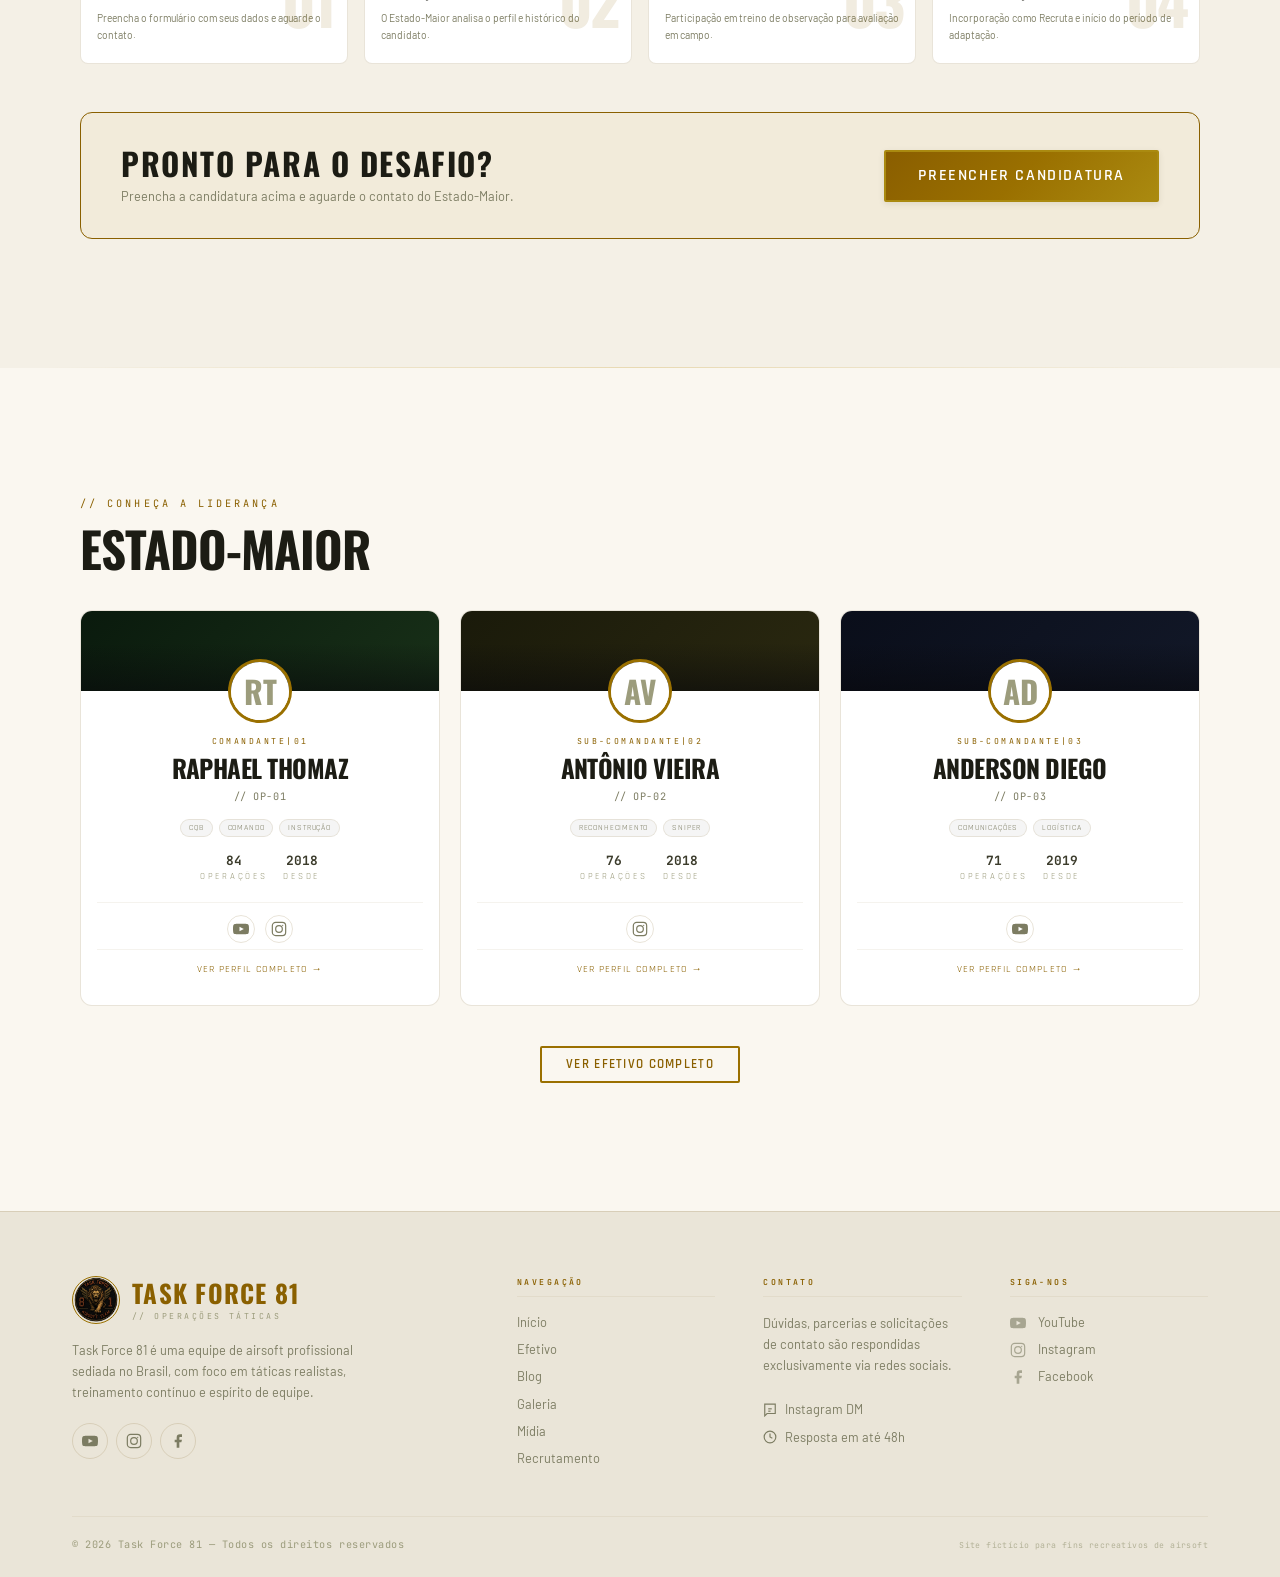
<file: site/recrutamento.html>
<!DOCTYPE html>
<html lang="pt-BR" data-theme="dark">
<head>
  <meta charset="UTF-8">
  <meta name="viewport" content="width=device-width, initial-scale=1.0, viewport-fit=cover">
  <meta name="color-scheme" content="dark light">
  <title>Recrutamento — Task Force 81</title>

  <meta name="description" content="Aliste-se na Task Force 81: requisitos, etapas do processo seletivo e formulário de candidatura.">
  <meta name="robots" content="index, follow">
  <meta property="og:title" content="Recrutamento — Task Force 81">
  <meta property="og:description" content="Estamos recrutando operadores comprometidos e disciplinados.">
  <meta property="og:image" content="../assets/img/Patch de Apresentação TF81 - vFinal.png">
  <meta property="og:type" content="website">
  <meta name="theme-color" content="#C4961A">
  <link rel="icon" type="image/png" href="../assets/img/Patch de Apresentação TF81 - vFinal.png">

  <!-- Fontes -->
  <link rel="preconnect" href="https://fonts.googleapis.com">
  <link rel="preconnect" href="https://fonts.gstatic.com" crossorigin>
  <link href="https://fonts.googleapis.com/css2?family=Oswald:wght@300;400;500;600;700&family=Barlow+Condensed:ital,wght@0,300;0,400;0,500;0,600;0,700;1,400&family=Barlow:ital,wght@0,300;0,400;0,500;0,600;0,700;1,400&family=JetBrains+Mono:wght@300;400;500;700&family=Rajdhani:wght@300;400;500;600;700&display=swap" rel="stylesheet">

  <!-- Design System -->
  <link rel="stylesheet" href="../design-system/css/tokens.css">
  <link rel="stylesheet" href="../design-system/css/base.css">
  <link rel="stylesheet" href="../design-system/css/typography.css">
  <link rel="stylesheet" href="../design-system/css/components.css">
  <link rel="stylesheet" href="../design-system/css/utilities.css">
  <link rel="stylesheet" href="../design-system/css/animations.css">
  <link rel="stylesheet" href="../design-system/css/navbar.css">
  <link rel="stylesheet" href="../design-system/css/footer.css">
  <link rel="stylesheet" href="../design-system/css/hero.css">

  <!-- Módulos desta página -->
  <link rel="stylesheet" href="../design-system/css/recruit.css">
  <link rel="stylesheet" href="../design-system/css/crew.css">

  <!-- CSS do site -->
  <link rel="stylesheet" href="../css/site.css">
</head>
<body class="site-page" data-page="recrutamento">

  <div data-component="navbar"></div>

  <main class="site-main">

    <!-- ══ HERO MINIMAL ══════════════════════════════════════ -->
    <section class="hero hero--minimal">
      <div class="hero__bg"></div>
      <div class="hero__overlay"></div>
      <div class="hero__content">
        <div class="hero__eyebrow">// ALISTE-SE</div>
        <h1 class="hero__title">
          <span class="hero__title-line">FAÇA PARTE</span>
          <span class="hero__title-line hero__title-highlight">DA FORÇA</span>
        </h1>
        <p class="hero__subtitle">Estamos recrutando operadores comprometidos e disciplinados.</p>
      </div>
    </section>

    <!-- ══ RECRUTAMENTO COMPLETO ═════════════════════════════ -->
    <section class="site-section">
      <div class="recruit-section">

        <div class="recruit-hero animate-on-scroll">
          <div class="recruit-hero__label">// ALISTE-SE</div>
          <h3 class="recruit-hero__title">Faça parte da força.</h3>
          <p class="recruit-hero__sub">Buscamos operadores comprometidos, disciplinados e com vontade de evoluir. A seleção é exigente, porque a equipe é séria.</p>
        </div>

        <div class="recruit-layout">
          <div class="animate-on-scroll">
            <div class="recruit-req-title">Requisitos Mínimos</div>
            <div class="recruit-requirements">
              <div class="recruit-req-item">
                <svg class="recruit-req-item__icon" fill="none" stroke="currentColor" stroke-width="2.5" viewBox="0 0 24 24"><polyline points="20 6 9 17 4 12"/></svg>
                <span class="recruit-req-item__text">Maior de 18 anos</span>
              </div>
              <div class="recruit-req-item">
                <svg class="recruit-req-item__icon" fill="none" stroke="currentColor" stroke-width="2.5" viewBox="0 0 24 24"><polyline points="20 6 9 17 4 12"/></svg>
                <span class="recruit-req-item__text">Disponibilidade para treinos regulares</span>
              </div>
              <div class="recruit-req-item">
                <svg class="recruit-req-item__icon" fill="none" stroke="currentColor" stroke-width="2.5" viewBox="0 0 24 24"><polyline points="20 6 9 17 4 12"/></svg>
                <span class="recruit-req-item__text">Equipamento próprio (mínimo básico)</span>
              </div>
              <div class="recruit-req-item">
                <svg class="recruit-req-item__icon" fill="none" stroke="currentColor" stroke-width="2.5" viewBox="0 0 24 24"><polyline points="20 6 9 17 4 12"/></svg>
                <span class="recruit-req-item__text">Comprometimento com a equipe e as regras</span>
              </div>
              <div class="recruit-req-item">
                <svg class="recruit-req-item__icon" fill="none" stroke="currentColor" stroke-width="2.5" viewBox="0 0 24 24"><polyline points="20 6 9 17 4 12"/></svg>
                <span class="recruit-req-item__text">Sem histórico de comportamento antiético em campo</span>
              </div>
            </div>

            <div style="margin-top:var(--space-8);padding:var(--space-5);background:var(--color-bg-raised);border:1px solid var(--color-border-default);border-radius:var(--radius-lg);">
              <div style="font-family:var(--font-mono);font-size:var(--text-xs);color:var(--color-text-gold);letter-spacing:var(--tracking-military);text-transform:uppercase;margin-bottom:var(--space-2);">// O que esperamos de você</div>
              <p style="font-size:var(--text-sm);color:var(--color-text-tertiary);line-height:var(--leading-relaxed);">Pontualidade nos treinos, respeito à hierarquia, espírito de equipe e vontade real de evoluir taticamente. Não exigimos experiência prévia — exigimos atitude. O período de adaptação como Recruta existe justamente para o seu desenvolvimento.</p>
            </div>
          </div>

          <form class="recruit-form animate-on-scroll" action="#" data-form="recrutamento" novalidate>
            <div class="recruit-form__title">Candidatura</div>
            <div class="recruit-form__group">
              <label class="form-label form-label--required" for="rec-nome">Nome completo</label>
              <input type="text" class="form-input" id="rec-nome" name="nome" placeholder="Ex: João da Silva" required>
            </div>
            <div class="recruit-form__row">
              <div class="recruit-form__group">
                <label class="form-label" for="rec-callsign">Callsign desejado</label>
                <input type="text" class="form-input" id="rec-callsign" name="callsign" placeholder="Ex: Viper">
              </div>
              <div class="recruit-form__group">
                <label class="form-label" for="rec-idade">Idade</label>
                <input type="number" class="form-input" id="rec-idade" name="idade" placeholder="Ex: 24" min="18">
              </div>
            </div>
            <div class="recruit-form__group">
              <label class="form-label form-label--required" for="rec-cidade">Cidade / Estado</label>
              <input type="text" class="form-input" id="rec-cidade" name="cidade" placeholder="Ex: São Paulo, SP" required>
            </div>
            <div class="recruit-form__group">
              <label class="form-label form-label--required" for="rec-instagram">Instagram</label>
              <input type="text" class="form-input" id="rec-instagram" name="instagram" placeholder="@seuperfil" required>
            </div>
            <div class="recruit-form__group">
              <label class="form-label" for="rec-experiencia">Experiência com airsoft</label>
              <textarea class="form-textarea" id="rec-experiencia" name="experiencia" rows="3" placeholder="Conte brevemente sua experiência (ou diga que está começando)"></textarea>
            </div>
            <button type="submit" class="btn btn-primary" style="width:100%;justify-content:center;">Enviar Candidatura</button>
            <p class="recruit-disclaimer">O processo pode levar até 30 dias. Você será contatado via Instagram pelo Estado-Maior.</p>
          </form>
        </div>

        <div class="recruit-steps-label">// Processo Seletivo</div>
        <div class="recruit-steps">
          <div class="recruit-step animate-on-scroll">
            <span class="recruit-step__number">01</span>
            <div class="recruit-step__title">Candidatura</div>
            <div class="recruit-step__desc">Preencha o formulário com seus dados e aguarde o contato.</div>
          </div>
          <div class="recruit-step animate-on-scroll">
            <span class="recruit-step__number">02</span>
            <div class="recruit-step__title">Avaliação</div>
            <div class="recruit-step__desc">O Estado-Maior analisa o perfil e histórico do candidato.</div>
          </div>
          <div class="recruit-step animate-on-scroll">
            <span class="recruit-step__number">03</span>
            <div class="recruit-step__title">Treino Obs.</div>
            <div class="recruit-step__desc">Participação em treino de observação para avaliação em campo.</div>
          </div>
          <div class="recruit-step animate-on-scroll">
            <span class="recruit-step__number">04</span>
            <div class="recruit-step__title">Incorporação</div>
            <div class="recruit-step__desc">Incorporação como Recruta e início do período de adaptação.</div>
          </div>
        </div>

        <div class="recruit-cta-bar animate-on-scroll">
          <div class="recruit-cta-bar__text">
            <div class="recruit-cta-bar__title">Pronto para o desafio?</div>
            <div class="recruit-cta-bar__sub">Preencha a candidatura acima e aguarde o contato do Estado-Maior.</div>
          </div>
          <a href="#" class="btn btn-primary btn-lg" onclick="document.getElementById('rec-nome').focus();return false;">Preencher candidatura</a>
        </div>

      </div>
    </section>

    <hr class="site-divider">

    <!-- ══ ESTADO-MAIOR (MINI) ═══════════════════════════════ -->
    <section class="site-section site-section--alt">
      <div class="site-container">
        <div class="crew-section">
          <div class="crew-section-hd animate-on-scroll">
            <div class="crew-section-hd__left">
              <div class="crew-section-hd__label">// CONHEÇA A LIDERANÇA</div>
              <h2 class="crew-section-hd__title">Estado-Maior</h2>
            </div>
          </div>
          <div class="crew-grid crew-grid--em" data-slot="em-mini">
            <div class="site-data-loading">Carregando Estado-Maior</div>
          </div>
          <div class="site-section-cta">
            <a href="./efetivo.html" class="btn btn-secondary btn-md">Ver efetivo completo</a>
          </div>
        </div>
      </div>
    </section>

  </main>

  <div data-component="footer"></div>

  <script src="../js/site.js"></script>
</body>
</html>
</file>
<file: design-system/css/tokens.css>
/* ================================================================
   TF-81 DESIGN SYSTEM — TOKENS
   Task Force 81 | Airsoft Team
   ================================================================ */

:root {

  /* ── PRIMITIVE COLORS ────────────────────────────────────────── */

  /* Base / Obsidian */
  --primitive-black:       #07070A;
  --primitive-base-950:    #0D0D12;
  --primitive-base-900:    #13131A;
  --primitive-base-850:    #191921;
  --primitive-base-800:    #1F1F2A;
  --primitive-base-750:    #252532;
  --primitive-base-700:    #2C2C3C;
  --primitive-base-600:    #3A3A4C;
  --primitive-base-500:    #4A4A5E;
  --primitive-base-400:    #5E5E74;
  --primitive-base-300:    #76768E;
  --primitive-base-200:    #9292AA;
  --primitive-base-100:    #B0B0C4;
  --primitive-base-50:     #CCCCE0;
  --primitive-white:       #F0F0F8;

  /* Gold — primary brand accent */
  --primitive-gold-950:    #1A1000;
  --primitive-gold-900:    #2E1D00;
  --primitive-gold-800:    #4A3000;
  --primitive-gold-700:    #6A4500;
  --primitive-gold-600:    #8C5E00;
  --primitive-gold-500:    #B07A00;
  --primitive-gold-450:    #C4961A;
  --primitive-gold-400:    #D4A820;
  --primitive-gold-350:    #DCBA34;
  --primitive-gold-300:    #E6CC50;
  --primitive-gold-200:    #F0DE78;
  --primitive-gold-100:    #F8EEA8;
  --primitive-gold-50:     #FDFAE8;

  /* Copper — secondary accent */
  --primitive-copper-900:  #200A00;
  --primitive-copper-800:  #3C1400;
  --primitive-copper-700:  #5C2008;
  --primitive-copper-600:  #7A2E10;
  --primitive-copper-500:  #963E1C;
  --primitive-copper-400:  #B05028;
  --primitive-copper-300:  #C66438;
  --primitive-copper-200:  #D8804E;
  --primitive-copper-100:  #E89E6C;

  /* Military Green */
  --primitive-green-950:   #060F02;
  --primitive-green-900:   #0C1C04;
  --primitive-green-800:   #142C08;
  --primitive-green-700:   #1E3E10;
  --primitive-green-600:   #2A5018;
  --primitive-green-500:   #386A22;
  --primitive-green-400:   #4A8430;
  --primitive-green-300:   #60A040;
  --primitive-green-200:   #7ABE58;
  --primitive-green-100:   #96D870;

  /* Flag Yellow */
  --primitive-yellow-500:  #F0C820;
  --primitive-yellow-400:  #F5D840;

  /* Status Red */
  --primitive-red-800:     #600808;
  --primitive-red-700:     #800A0A;
  --primitive-red-600:     #A01010;
  --primitive-red-500:     #CC1A1A;
  --primitive-red-400:     #E63030;
  --primitive-red-300:     #FF4444;

  /* Status Blue */
  --primitive-blue-700:    #0E2A4E;
  --primitive-blue-600:    #163A6A;
  --primitive-blue-500:    #1E5090;
  --primitive-blue-400:    #2A6AB8;
  --primitive-blue-300:    #3A84DC;

  /* ── SEMANTIC TOKENS ──────────────────────────────────────────── */

  /* Brand */
  --color-brand-primary:   var(--primitive-gold-450);
  --color-brand-secondary: var(--primitive-copper-500);
  --color-brand-military:  var(--primitive-green-500);

  /* Backgrounds */
  --color-bg-canvas:       var(--primitive-black);
  --color-bg-base:         var(--primitive-base-950);
  --color-bg-raised:       var(--primitive-base-900);
  --color-bg-overlay:      var(--primitive-base-850);
  --color-bg-elevated:     var(--primitive-base-800);

  /* Surfaces */
  --color-surface-default: var(--primitive-base-800);
  --color-surface-raised:  var(--primitive-base-750);
  --color-surface-overlay: var(--primitive-base-700);

  /* Borders */
  --color-border-subtle:   rgba(196, 150, 26, 0.08);
  --color-border-default:  rgba(196, 150, 26, 0.18);
  --color-border-strong:   rgba(196, 150, 26, 0.38);
  --color-border-gold:     var(--primitive-gold-450);
  --color-border-muted:    var(--primitive-base-600);

  /* Text */
  --color-text-primary:    var(--primitive-white);
  --color-text-secondary:  var(--primitive-base-100);
  --color-text-tertiary:   var(--primitive-base-200);
  --color-text-muted:      var(--primitive-base-300);
  --color-text-disabled:   var(--primitive-base-500);
  --color-text-inverse:    var(--primitive-base-950);
  --color-text-gold:       var(--primitive-gold-450);
  --color-text-copper:     var(--primitive-copper-300);
  --color-text-military:   var(--primitive-green-300);

  /* Status */
  --color-status-active:   var(--primitive-green-400);
  --color-status-inactive: var(--primitive-base-400);
  --color-status-warning:  var(--primitive-yellow-500);
  --color-status-danger:   var(--primitive-red-500);
  --color-status-info:     var(--primitive-blue-400);

  /* ── TYPOGRAPHY ───────────────────────────────────────────────── */

  --font-display:   'Oswald', 'Barlow Condensed', sans-serif;
  --font-heading:   'Barlow Condensed', 'Oswald', sans-serif;
  --font-body:      'Barlow', system-ui, -apple-system, sans-serif;
  --font-tactical:  'Rajdhani', 'Barlow', sans-serif;
  --font-mono:      'JetBrains Mono', 'Courier New', monospace;

  /* Type Scale — Major Third (×1.25) */
  --text-2xs:   0.512rem;
  --text-xs:    0.64rem;
  --text-sm:    0.8rem;
  --text-base:  1rem;
  --text-md:    1.25rem;
  --text-lg:    1.563rem;
  --text-xl:    1.953rem;
  --text-2xl:   2.441rem;
  --text-3xl:   3.052rem;
  --text-4xl:   3.815rem;
  --text-5xl:   4.768rem;
  --text-6xl:   5.96rem;

  --weight-light:    300;
  --weight-regular:  400;
  --weight-medium:   500;
  --weight-semibold: 600;
  --weight-bold:     700;

  --leading-none:    1;
  --leading-tight:   1.2;
  --leading-snug:    1.35;
  --leading-normal:  1.5;
  --leading-relaxed: 1.65;
  --leading-loose:   2;

  --tracking-tighter:  -0.04em;
  --tracking-tight:    -0.02em;
  --tracking-normal:   0em;
  --tracking-wide:     0.05em;
  --tracking-wider:    0.1em;
  --tracking-widest:   0.2em;
  --tracking-military: 0.3em;

  /* ── SPACING — 4px base ───────────────────────────────────────── */

  --space-px:   1px;
  --space-0-5:  0.125rem;
  --space-1:    0.25rem;
  --space-1-5:  0.375rem;
  --space-2:    0.5rem;
  --space-2-5:  0.625rem;
  --space-3:    0.75rem;
  --space-3-5:  0.875rem;
  --space-4:    1rem;
  --space-5:    1.25rem;
  --space-6:    1.5rem;
  --space-7:    1.75rem;
  --space-8:    2rem;
  --space-10:   2.5rem;
  --space-12:   3rem;
  --space-14:   3.5rem;
  --space-16:   4rem;
  --space-20:   5rem;
  --space-24:   6rem;
  --space-32:   8rem;
  --space-40:   10rem;
  --space-48:   12rem;
  --space-64:   16rem;

  /* ── BORDERS ──────────────────────────────────────────────────── */

  --radius-none: 0;
  --radius-sm:   2px;
  --radius-md:   4px;
  --radius-lg:   8px;
  --radius-xl:   12px;
  --radius-2xl:  16px;
  --radius-full: 9999px;

  --border-thin:  1px;
  --border-base:  2px;
  --border-thick: 3px;
  --border-heavy: 4px;

  /* ── SHADOWS & GLOWS ──────────────────────────────────────────── */

  --shadow-xs:  0 1px 2px rgba(0,0,0,0.40);
  --shadow-sm:  0 2px 6px rgba(0,0,0,0.50);
  --shadow-md:  0 4px 16px rgba(0,0,0,0.60);
  --shadow-lg:  0 8px 32px rgba(0,0,0,0.70);
  --shadow-xl:  0 16px 56px rgba(0,0,0,0.80);
  --shadow-2xl: 0 24px 80px rgba(0,0,0,0.90);

  --glow-gold-xs: 0 0 4px rgba(196,150,26,0.25);
  --glow-gold-sm: 0 0 12px rgba(196,150,26,0.35);
  --glow-gold-md: 0 0 24px rgba(196,150,26,0.45);
  --glow-gold-lg: 0 0 48px rgba(196,150,26,0.40);
  --glow-gold-xl: 0 0 80px rgba(196,150,26,0.35);

  --glow-green-sm: 0 0 12px rgba(74,132,48,0.40);
  --glow-green-md: 0 0 24px rgba(74,132,48,0.50);

  --glow-red-sm:   0 0 12px rgba(204,26,26,0.40);
  --glow-red-md:   0 0 24px rgba(204,26,26,0.50);

  --glow-copper-sm: 0 0 12px rgba(150,62,28,0.40);

  /* ── TRANSITIONS ──────────────────────────────────────────────── */

  --duration-75:   75ms;
  --duration-100:  100ms;
  --duration-150:  150ms;
  --duration-200:  200ms;
  --duration-300:  300ms;
  --duration-500:  500ms;
  --duration-700:  700ms;
  --duration-1000: 1000ms;

  --ease-linear: linear;
  --ease-in:     cubic-bezier(0.4, 0, 1, 1);
  --ease-out:    cubic-bezier(0, 0, 0.2, 1);
  --ease-inout:  cubic-bezier(0.4, 0, 0.2, 1);
  --ease-spring: cubic-bezier(0.34, 1.56, 0.64, 1);
  --ease-back:   cubic-bezier(0.36, 0, 0.66, -0.56);

  --transition-fast:   150ms cubic-bezier(0.4, 0, 0.2, 1);
  --transition-base:   250ms cubic-bezier(0.4, 0, 0.2, 1);
  --transition-slow:   400ms cubic-bezier(0.4, 0, 0.2, 1);
  --transition-spring: 300ms cubic-bezier(0.34, 1.56, 0.64, 1);

  /* ── LAYOUT ───────────────────────────────────────────────────── */

  --container-xs:  480px;
  --container-sm:  640px;
  --container-md:  768px;
  --container-lg:  1024px;
  --container-xl:  1280px;
  --container-2xl: 1536px;
  --container-3xl: 1920px;

  --sidebar-width:           280px;
  --sidebar-width-collapsed: 72px;
  --topbar-height:           64px;
  --footer-height:           52px;

  --grid-cols: 12;
  --grid-gap:  var(--space-6);

  /* ── Z-INDEX ──────────────────────────────────────────────────── */

  --z-0:        0;
  --z-10:      10;
  --z-20:      20;
  --z-30:      30;
  --z-dropdown: 100;
  --z-sticky:   200;
  --z-drawer:   250;
  --z-modal:    300;
  --z-toast:    400;
  --z-tooltip:  500;
  --z-max:      9999;
}

/* ================================================================
   BREAKPOINTS
   ================================================================ */

:root {
  --bp-xs:  320px;
  --bp-sm:  480px;
  --bp-md:  768px;
  --bp-lg:  1024px;
  --bp-xl:  1280px;
  --bp-2xl: 1536px;
  --bp-tv:  1920px;
  --bp-4k:  2560px;
}

/* ── TV SCALE ─────────────────────────────────────────────────── */
@media (min-width: 1920px) {
  :root {
    --sidebar-width:           320px;
    --sidebar-width-collapsed: 84px;
    --topbar-height:           72px;
    --footer-height:           60px;
    --grid-gap:                var(--space-8);
  }
}

/* ================================================================
   LIGHT THEME TOKENS
   Estética "mapa tático" — pergaminho quente + ouro escuro
   ================================================================ */

[data-theme="light"] {

  /* Brand — mais escuro para contraste em fundo claro */
  --color-brand-primary:   #9A7000;
  --color-brand-secondary: #7A3A10;
  --color-brand-military:  #2A5C18;

  /* Backgrounds — pergaminho quente */
  --color-bg-canvas:   #F4F0E6;
  --color-bg-base:     #EAE5D8;
  --color-bg-raised:   #FAF7F0;
  --color-bg-overlay:  #F0EBE0;
  --color-bg-elevated: #FFFFFF;

  /* Surfaces */
  --color-surface-default: #FFFFFF;
  --color-surface-raised:  #F8F5EE;
  --color-surface-overlay: #EDE8DC;

  /* Borders — tom marrom-oliva quente */
  --color-border-subtle:  rgba(120,90,20,0.07);
  --color-border-default: rgba(120,90,20,0.16);
  --color-border-strong:  rgba(120,90,20,0.36);
  --color-border-gold:    #9A7000;
  --color-border-muted:   rgba(60,60,40,0.20);

  /* Text — preto quente, não frio */
  --color-text-primary:   #1C1C14;
  --color-text-secondary: #3C3C2C;
  --color-text-tertiary:  #5C5C48;
  --color-text-muted:     #7C7C62;
  --color-text-disabled:  #9C9C7C;
  --color-text-inverse:   #F0F0F8;
  --color-text-gold:      #8A6000;
  --color-text-copper:    #7A3A10;
  --color-text-military:  #2A5C18;

  /* Status */
  --color-status-active:   #2A6018;
  --color-status-inactive: #8A8A70;
  --color-status-warning:  #9A7000;
  --color-status-danger:   #9C1414;
  --color-status-info:     #1A4A8A;

  /* Shadows — suaves e quentes */
  --shadow-xs:  0 1px 2px rgba(60,50,20,0.08);
  --shadow-sm:  0 2px 6px rgba(60,50,20,0.10);
  --shadow-md:  0 4px 16px rgba(60,50,20,0.12);
  --shadow-lg:  0 8px 32px rgba(60,50,20,0.15);
  --shadow-xl:  0 16px 56px rgba(60,50,20,0.18);
  --shadow-2xl: 0 24px 80px rgba(60,50,20,0.22);

  /* Glows — mais suaves no fundo claro */
  --glow-gold-xs: 0 0 4px rgba(140,90,0,0.15);
  --glow-gold-sm: 0 0 12px rgba(140,90,0,0.22);
  --glow-gold-md: 0 0 24px rgba(140,90,0,0.28);
  --glow-gold-lg: 0 0 48px rgba(140,90,0,0.22);
  --glow-gold-xl: 0 0 80px rgba(140,90,0,0.16);

  --glow-green-sm: 0 0 12px rgba(42,92,24,0.22);
  --glow-green-md: 0 0 24px rgba(42,92,24,0.28);
  --glow-red-sm:   0 0 12px rgba(156,20,20,0.22);
  --glow-red-md:   0 0 24px rgba(156,20,20,0.28);
  --glow-copper-sm: 0 0 12px rgba(122,58,16,0.22);
}

/* ================================================================
   ÁREA INTERNA — APP TOKENS
   Foco em produtividade, leitura confortável, densidade de dados.
   Aplique data-area="app" no <body> ou wrapper do painel interno.
   ================================================================ */

[data-area="app"] {

  /* Backgrounds — azul-cinza escuro, menos dramático que o tático */
  --color-bg-canvas:   #0B0D14;
  --color-bg-base:     #10121C;
  --color-bg-raised:   #161824;
  --color-bg-overlay:  rgba(11,13,20,0.90);
  --color-bg-elevated: #1C1F2E;

  /* Surfaces — limpos, sem profundidade excessiva */
  --color-surface-default:  #181B28;
  --color-surface-raised:   #1E2132;
  --color-surface-overlay:  rgba(16,18,28,0.92);

  /* Borders — sutis, funcionais, sem ornamento */
  --color-border-subtle:  rgba(255,255,255,0.04);
  --color-border-default: rgba(255,255,255,0.08);
  --color-border-strong:  rgba(255,255,255,0.14);
  --color-border-focus:   rgba(196,150,26,0.55);
  --color-border-gold:    rgba(196,150,26,0.18);
  --color-border-muted:   rgba(255,255,255,0.06);

  /* Text — hierarquia forte para leitura longa */
  --color-text-primary:   #ECEEF6;
  --color-text-secondary: #9CA0B4;
  --color-text-tertiary:  #686C82;
  --color-text-muted:     #464A5E;
  --color-text-disabled:  #2E3048;
  --color-text-inverse:   #0B0D14;
  --color-text-gold:      #B08818;
  --color-text-copper:    #8A4A1A;
  --color-text-military:  #4A8430;

  /* Status — idênticos, mantêm coerência */
  --color-status-active:   #4A8430;
  --color-status-inactive: #464A5E;
  --color-status-warning:  #C49018;
  --color-status-danger:   #B81A1A;
  --color-status-info:     #2A62B0;

  /* Shadows — modelo de elevação, não brilho */
  --shadow-xs:  0 1px 2px  rgba(0,0,0,0.40);
  --shadow-sm:  0 1px 4px  rgba(0,0,0,0.40), 0 1px 2px rgba(0,0,0,0.25);
  --shadow-md:  0 4px 12px rgba(0,0,0,0.44), 0 2px 4px rgba(0,0,0,0.22);
  --shadow-lg:  0 8px 24px rgba(0,0,0,0.48), 0 4px 8px rgba(0,0,0,0.22);
  --shadow-xl:  0 16px 40px rgba(0,0,0,0.52);
  --shadow-2xl: 0 24px 64px rgba(0,0,0,0.56);

  /* Glows — muito mais contidos */
  --glow-gold-xs: 0 0 4px  rgba(176,136,24,0.12);
  --glow-gold-sm: 0 0 10px rgba(176,136,24,0.18);
  --glow-gold-md: 0 0 20px rgba(176,136,24,0.22);
  --glow-gold-lg: 0 0 36px rgba(176,136,24,0.16);
  --glow-gold-xl: 0 0 60px rgba(176,136,24,0.10);

  --glow-green-sm: 0 0 10px rgba(74,132,48,0.18);
  --glow-green-md: 0 0 20px rgba(74,132,48,0.22);
  --glow-red-sm:   0 0 10px rgba(184,26,26,0.18);
  --glow-red-md:   0 0 20px rgba(184,26,26,0.22);

  /* Tamanhos estruturais do app */
  --sidebar-width:           260px;
  --sidebar-width-collapsed:  60px;
  --topbar-height:            56px;
  --footer-height:            48px;
}

/* ── APP + LIGHT MODE ─────────────────────────────────────────── */

[data-theme="light"] [data-area="app"],
[data-area="app"][data-theme="light"] {

  /* Backgrounds — cinza-azulado frio, não pergaminho */
  --color-bg-canvas:   #EFF1F7;
  --color-bg-base:     #FFFFFF;
  --color-bg-raised:   #F6F7FB;
  --color-bg-overlay:  rgba(239,241,247,0.95);
  --color-bg-elevated: #FFFFFF;

  /* Surfaces */
  --color-surface-default:  #FFFFFF;
  --color-surface-raised:   #EDF0F6;
  --color-surface-overlay:  rgba(239,241,247,0.92);

  /* Borders */
  --color-border-subtle:  rgba(0,0,0,0.05);
  --color-border-default: rgba(0,0,0,0.09);
  --color-border-strong:  rgba(0,0,0,0.17);
  --color-border-focus:   rgba(154,112,0,0.55);
  --color-border-gold:    rgba(154,112,0,0.18);
  --color-border-muted:   rgba(0,0,0,0.07);

  /* Text */
  --color-text-primary:   #1A1C2C;
  --color-text-secondary: #484C68;
  --color-text-tertiary:  #686C88;
  --color-text-muted:     #9298B0;
  --color-text-disabled:  #C0C4D4;
  --color-text-inverse:   #ECEEF6;
  --color-text-gold:      #8A6800;
  --color-text-copper:    #7A3810;
  --color-text-military:  #2A5C18;

  /* Status */
  --color-status-active:   #2A6018;
  --color-status-inactive: #9298B0;
  --color-status-warning:  #9A7000;
  --color-status-danger:   #9C1414;
  --color-status-info:     #1A4A8A;

  /* Shadows — suaves como elevation do material */
  --shadow-xs:  0 1px 2px  rgba(0,0,0,0.07);
  --shadow-sm:  0 1px 4px  rgba(0,0,0,0.09), 0 1px 2px rgba(0,0,0,0.06);
  --shadow-md:  0 4px 12px rgba(0,0,0,0.10), 0 2px 4px rgba(0,0,0,0.06);
  --shadow-lg:  0 8px 24px rgba(0,0,0,0.12), 0 4px 8px rgba(0,0,0,0.06);
  --shadow-xl:  0 16px 40px rgba(0,0,0,0.14);
  --shadow-2xl: 0 24px 64px rgba(0,0,0,0.16);

  --glow-gold-xs: 0 0 4px  rgba(140,100,0,0.12);
  --glow-gold-sm: 0 0 10px rgba(140,100,0,0.16);
  --glow-gold-md: 0 0 20px rgba(140,100,0,0.20);
  --glow-gold-lg: 0 0 36px rgba(140,100,0,0.14);
  --glow-gold-xl: 0 0 60px rgba(140,100,0,0.08);
}
</file>
<file: design-system/css/base.css>
/* ================================================================
   TF-81 DESIGN SYSTEM — BASE STYLES
   ================================================================ */

*, *::before, *::after {
  box-sizing: border-box;
  margin: 0;
  padding: 0;
}

html {
  font-size: 16px;
  scroll-behavior: smooth;
  -webkit-text-size-adjust: 100%;
  tab-size: 4;
}

body {
  font-family: var(--font-body);
  font-size: var(--text-base);
  font-weight: var(--weight-regular);
  line-height: var(--leading-normal);
  color: var(--color-text-primary);
  background-color: var(--color-bg-canvas);
  -webkit-font-smoothing: antialiased;
  -moz-osx-font-smoothing: grayscale;
  min-height: 100vh;
  overflow-x: hidden;
}

/* ── SCROLLBAR ───────────────────────────────────────────────── */

::-webkit-scrollbar {
  width: 6px;
  height: 6px;
}
::-webkit-scrollbar-track {
  background: var(--color-bg-base);
}
::-webkit-scrollbar-thumb {
  background: var(--primitive-gold-700);
  border-radius: var(--radius-full);
}
::-webkit-scrollbar-thumb:hover {
  background: var(--primitive-gold-500);
}

/* ── SELECTION ───────────────────────────────────────────────── */

::selection {
  background-color: rgba(196, 150, 26, 0.35);
  color: var(--color-text-primary);
}

/* ── FOCUS ───────────────────────────────────────────────────── */

:focus-visible {
  outline: 2px solid var(--color-brand-primary);
  outline-offset: 3px;
  border-radius: var(--radius-sm);
}

/* ── LINKS ───────────────────────────────────────────────────── */

a {
  color: var(--color-text-gold);
  text-decoration: none;
  transition: color var(--transition-fast);
}
a:hover {
  color: var(--primitive-gold-300);
}

/* ── ELEMENTS ────────────────────────────────────────────────── */

img, svg, video {
  display: block;
  max-width: 100%;
}

ul, ol {
  list-style: none;
}

button {
  cursor: pointer;
  border: none;
  background: none;
  font-family: inherit;
  font-size: inherit;
  color: inherit;
}

input, textarea, select {
  font-family: inherit;
  font-size: inherit;
  color: inherit;
}

table {
  border-collapse: collapse;
  width: 100%;
}

code, pre, kbd {
  font-family: var(--font-mono);
}

hr {
  border: none;
  border-top: 1px solid var(--color-border-default);
  margin: var(--space-8) 0;
}

/* ── TACTICAL TEXTURE OVERLAYS ───────────────────────────────── */

.scanlines {
  position: relative;
}
.scanlines::after {
  content: '';
  position: absolute;
  inset: 0;
  background: repeating-linear-gradient(
    0deg,
    transparent,
    transparent 3px,
    rgba(0, 0, 0, 0.04) 3px,
    rgba(0, 0, 0, 0.04) 4px
  );
  pointer-events: none;
  z-index: 1;
}

.hex-grid-bg {
  background-color: var(--color-bg-base);
  background-image:
    radial-gradient(circle at 1px 1px, rgba(196,150,26,0.04) 1px, transparent 0);
  background-size: 32px 32px;
}

.grid-bg {
  background-image:
    linear-gradient(rgba(196,150,26,0.04) 1px, transparent 1px),
    linear-gradient(90deg, rgba(196,150,26,0.04) 1px, transparent 1px);
  background-size: 24px 24px;
}

/* ── THEME TRANSITION ────────────────────────────────────────── */
.theme-transitioning,
.theme-transitioning *,
.theme-transitioning *::before,
.theme-transitioning *::after {
  transition:
    background-color 300ms ease,
    color 200ms ease,
    border-color 300ms ease,
    box-shadow 300ms ease !important;
}

/* ── RESPONSIVE BASE FONT SCALE ──────────────────────────────── */
@media (min-width: 1920px) { html { font-size: 18px; } }
@media (min-width: 2560px) { html { font-size: 20px; } }

/* ── LIGHT THEME — SCROLLBAR ─────────────────────────────────── */
[data-theme="light"] ::-webkit-scrollbar-track { background: var(--color-bg-base); }
[data-theme="light"] ::-webkit-scrollbar-thumb { background: #9A7000; }
[data-theme="light"] ::-webkit-scrollbar-thumb:hover { background: #7A5500; }

/* ── LIGHT THEME — TEXTURE OVERRIDES ────────────────────────── */
[data-theme="light"] .hex-grid-bg {
  background-color: var(--color-bg-base);
  background-image: radial-gradient(circle at 1px 1px, rgba(120,90,20,0.07) 1px, transparent 0);
}
[data-theme="light"] .grid-bg {
  background-image:
    linear-gradient(rgba(120,90,20,0.06) 1px, transparent 1px),
    linear-gradient(90deg, rgba(120,90,20,0.06) 1px, transparent 1px);
}
[data-theme="light"] .bracket::before,
[data-theme="light"] .bracket::after { border-color: #9A7000; }

/* ── RESPONSIVE SCANLINES ────────────────────────────────────── */
@media (max-width: 767px) { .scanlines::after { display: none; } }

/* ── TACTICAL CORNER BRACKETS ────────────────────────────────── */

.bracket {
  position: relative;
}
.bracket::before,
.bracket::after {
  content: '';
  position: absolute;
  width: 14px;
  height: 14px;
  border-color: var(--primitive-gold-450);
  border-style: solid;
  opacity: 0.6;
}
.bracket::before {
  top: 0;
  left: 0;
  border-width: 2px 0 0 2px;
}
.bracket::after {
  bottom: 0;
  right: 0;
  border-width: 0 2px 2px 0;
}
.bracket:hover::before,
.bracket:hover::after {
  opacity: 1;
  width: 18px;
  height: 18px;
}

/* ── NOISE TEXTURE ───────────────────────────────────────────── */

.noise::before {
  content: '';
  position: absolute;
  inset: 0;
  opacity: 0.03;
  background-image: url("data:image/svg+xml,%3Csvg viewBox='0 0 200 200' xmlns='http://www.w3.org/2000/svg'%3E%3Cfilter id='noise'%3E%3CfeTurbulence type='fractalNoise' baseFrequency='0.9' numOctaves='4' stitchTiles='stitch'/%3E%3C/filter%3E%3Crect width='100%25' height='100%25' filter='url(%23noise)'/%3E%3C/svg%3E");
  background-size: 200px;
  pointer-events: none;
  z-index: 0;
}
</file>
<file: design-system/css/typography.css>
/* ================================================================
   TF-81 DESIGN SYSTEM — TYPOGRAPHY
   ================================================================ */

/* ── DISPLAY / HEADINGS ──────────────────────────────────────── */

.display-1 {
  font-family: var(--font-display);
  font-size: var(--text-6xl);
  font-weight: var(--weight-bold);
  line-height: var(--leading-none);
  letter-spacing: var(--tracking-tight);
  text-transform: uppercase;
}

.display-2 {
  font-family: var(--font-display);
  font-size: var(--text-5xl);
  font-weight: var(--weight-bold);
  line-height: var(--leading-none);
  letter-spacing: var(--tracking-tight);
  text-transform: uppercase;
}

h1, .h1 {
  font-family: var(--font-display);
  font-size: var(--text-4xl);
  font-weight: var(--weight-bold);
  line-height: var(--leading-tight);
  letter-spacing: var(--tracking-tight);
  text-transform: uppercase;
}

h2, .h2 {
  font-family: var(--font-heading);
  font-size: var(--text-3xl);
  font-weight: var(--weight-semibold);
  line-height: var(--leading-tight);
  letter-spacing: var(--tracking-normal);
  text-transform: uppercase;
}

h3, .h3 {
  font-family: var(--font-heading);
  font-size: var(--text-2xl);
  font-weight: var(--weight-semibold);
  line-height: var(--leading-snug);
}

h4, .h4 {
  font-family: var(--font-heading);
  font-size: var(--text-xl);
  font-weight: var(--weight-semibold);
  line-height: var(--leading-snug);
}

h5, .h5 {
  font-family: var(--font-tactical);
  font-size: var(--text-lg);
  font-weight: var(--weight-semibold);
  line-height: var(--leading-snug);
  letter-spacing: var(--tracking-wide);
  text-transform: uppercase;
}

h6, .h6 {
  font-family: var(--font-tactical);
  font-size: var(--text-md);
  font-weight: var(--weight-semibold);
  line-height: var(--leading-snug);
  letter-spacing: var(--tracking-wider);
  text-transform: uppercase;
}

/* ── BODY TEXT ───────────────────────────────────────────────── */

.text-lead {
  font-size: var(--text-md);
  font-weight: var(--weight-light);
  line-height: var(--leading-relaxed);
  color: var(--color-text-secondary);
}

.text-body {
  font-size: var(--text-base);
  font-weight: var(--weight-regular);
  line-height: var(--leading-normal);
}

.text-small {
  font-size: var(--text-sm);
  line-height: var(--leading-normal);
}

.text-caption {
  font-size: var(--text-xs);
  font-family: var(--font-tactical);
  letter-spacing: var(--tracking-wider);
  text-transform: uppercase;
  color: var(--color-text-muted);
}

/* ── SPECIAL TEXT STYLES ─────────────────────────────────────── */

.text-callsign {
  font-family: var(--font-mono);
  font-size: var(--text-sm);
  color: var(--color-text-gold);
  letter-spacing: var(--tracking-widest);
  text-transform: uppercase;
}

.text-intel {
  font-family: var(--font-tactical);
  font-size: var(--text-sm);
  color: var(--color-status-active);
  letter-spacing: var(--tracking-wider);
  text-transform: uppercase;
}

.text-classified {
  font-family: var(--font-mono);
  font-size: var(--text-xs);
  color: var(--color-status-danger);
  letter-spacing: var(--tracking-widest);
  text-transform: uppercase;
  font-weight: var(--weight-bold);
}

.text-rank {
  font-family: var(--font-tactical);
  font-size: var(--text-xs);
  letter-spacing: var(--tracking-military);
  text-transform: uppercase;
  font-weight: var(--weight-semibold);
}

.text-mono {
  font-family: var(--font-mono);
  font-size: var(--text-sm);
  color: var(--primitive-gold-300);
}

/* ── GRADIENT TEXT ───────────────────────────────────────────── */

.text-gradient-gold {
  background: linear-gradient(
    135deg,
    var(--primitive-gold-200) 0%,
    var(--primitive-gold-450) 40%,
    var(--primitive-copper-300) 100%
  );
  -webkit-background-clip: text;
  -webkit-text-fill-color: transparent;
  background-clip: text;
}

.text-gradient-military {
  background: linear-gradient(
    135deg,
    var(--primitive-green-200) 0%,
    var(--primitive-green-400) 100%
  );
  -webkit-background-clip: text;
  -webkit-text-fill-color: transparent;
  background-clip: text;
}

.text-gradient-danger {
  background: linear-gradient(
    135deg,
    var(--primitive-red-300) 0%,
    var(--primitive-red-500) 100%
  );
  -webkit-background-clip: text;
  -webkit-text-fill-color: transparent;
  background-clip: text;
}

/* ── LABELS / OVERLINES ──────────────────────────────────────── */

.label {
  font-family: var(--font-tactical);
  font-size: var(--text-xs);
  font-weight: var(--weight-semibold);
  letter-spacing: var(--tracking-military);
  text-transform: uppercase;
  color: var(--color-text-muted);
}

.label-gold   { color: var(--color-text-gold); }
.label-copper { color: var(--color-text-copper); }
.label-green  { color: var(--color-text-military); }
.label-red    { color: var(--color-status-danger); }

/* ── GLITCH EFFECT ───────────────────────────────────────────── */

.text-glitch {
  position: relative;
  animation: glitch-base 4s infinite;
}
.text-glitch::before,
.text-glitch::after {
  content: attr(data-text);
  position: absolute;
  inset: 0;
  overflow: hidden;
}
.text-glitch::before {
  color: var(--primitive-gold-300);
  animation: glitch-top 4s infinite;
  clip-path: polygon(0 0, 100% 0, 100% 35%, 0 35%);
}
.text-glitch::after {
  color: var(--primitive-copper-300);
  animation: glitch-bottom 4s infinite;
  clip-path: polygon(0 65%, 100% 65%, 100% 100%, 0 100%);
}

/* ── TYPEWRITER ──────────────────────────────────────────────── */

.text-typewriter {
  display: inline-block;
  overflow: hidden;
  white-space: nowrap;
  border-right: 2px solid var(--primitive-gold-450);
  animation: typewriter 3s steps(40, end), blink-cursor 0.8s step-end infinite;
}

/* ── BLOCKQUOTE ──────────────────────────────────────────────── */

blockquote {
  border-left: 3px solid var(--color-brand-primary);
  padding-left: var(--space-6);
  margin: var(--space-6) 0;
  color: var(--color-text-secondary);
  font-style: italic;
}

/* ── CODE INLINE / BLOCK ─────────────────────────────────────── */

code {
  background: var(--color-surface-default);
  color: var(--primitive-gold-300);
  padding: var(--space-0-5) var(--space-2);
  border-radius: var(--radius-sm);
  font-size: 0.875em;
  border: 1px solid var(--color-border-default);
}

pre {
  background: var(--color-bg-base);
  border: 1px solid var(--color-border-default);
  border-left: 3px solid var(--color-brand-primary);
  border-radius: var(--radius-md);
  padding: var(--space-6);
  overflow-x: auto;
  font-size: var(--text-sm);
  line-height: var(--leading-relaxed);
}
pre code {
  background: none;
  border: none;
  padding: 0;
  color: var(--primitive-base-50);
}
</file>
<file: design-system/css/components.css>
/* ================================================================
   TF-81 DESIGN SYSTEM — COMPONENTS
   ================================================================ */

/* ══════════════════════════════════════════════════════════════
   BUTTONS
   ══════════════════════════════════════════════════════════════ */

.btn {
  display: inline-flex;
  align-items: center;
  justify-content: center;
  gap: var(--space-2);
  font-family: var(--font-tactical);
  font-weight: var(--weight-semibold);
  letter-spacing: var(--tracking-wider);
  text-transform: uppercase;
  text-decoration: none;
  border: 2px solid transparent;
  border-radius: var(--radius-sm);
  cursor: pointer;
  transition: all var(--transition-base);
  position: relative;
  overflow: hidden;
  white-space: nowrap;
  user-select: none;
  -webkit-user-select: none;
  line-height: var(--leading-none);
}

.btn::before {
  content: '';
  position: absolute;
  inset: 0;
  opacity: 0;
  background: rgba(255,255,255,0.08);
  transition: opacity var(--transition-fast);
}
.btn:hover::before { opacity: 1; }
.btn:active::before { opacity: 0.15; }

/* Sizes */
.btn-xs  { padding: var(--space-1)   var(--space-3);  font-size: var(--text-2xs); }
.btn-sm  { padding: var(--space-1-5) var(--space-4);  font-size: var(--text-xs); }
.btn-md  { padding: var(--space-2-5) var(--space-6);  font-size: var(--text-sm); }
.btn-lg  { padding: var(--space-4)   var(--space-8);  font-size: var(--text-base); }
.btn-xl  { padding: var(--space-5)   var(--space-10); font-size: var(--text-md); }

/* Primary — Gold */
.btn-primary {
  background: linear-gradient(135deg, var(--primitive-gold-600) 0%, var(--primitive-gold-450) 50%, var(--primitive-gold-400) 100%);
  border-color: var(--primitive-gold-400);
  color: var(--primitive-base-950);
  box-shadow: var(--shadow-sm), inset 0 1px 0 rgba(255,255,255,0.12);
}
.btn-primary:hover {
  background: linear-gradient(135deg, var(--primitive-gold-500) 0%, var(--primitive-gold-400) 50%, var(--primitive-gold-300) 100%);
  border-color: var(--primitive-gold-300);
  box-shadow: var(--shadow-md), var(--glow-gold-sm);
  transform: translateY(-1px);
}
.btn-primary:active  { transform: translateY(0); box-shadow: var(--shadow-xs); }

/* Secondary — Outlined Gold */
.btn-secondary {
  background: transparent;
  border-color: var(--primitive-gold-450);
  color: var(--primitive-gold-450);
}
.btn-secondary:hover {
  background: rgba(196, 150, 26, 0.1);
  border-color: var(--primitive-gold-300);
  color: var(--primitive-gold-300);
  box-shadow: var(--glow-gold-xs);
}

/* Ghost */
.btn-ghost {
  background: transparent;
  border-color: var(--color-border-muted);
  color: var(--color-text-secondary);
}
.btn-ghost:hover {
  background: var(--color-surface-default);
  border-color: var(--color-border-strong);
  color: var(--color-text-primary);
}

/* Danger */
.btn-danger {
  background: linear-gradient(135deg, var(--primitive-red-700), var(--primitive-red-500));
  border-color: var(--primitive-red-400);
  color: var(--primitive-white);
}
.btn-danger:hover {
  background: linear-gradient(135deg, var(--primitive-red-600), var(--primitive-red-400));
  box-shadow: var(--shadow-sm), var(--glow-red-sm);
  transform: translateY(-1px);
}

/* Military Green */
.btn-military {
  background: linear-gradient(135deg, var(--primitive-green-800), var(--primitive-green-600));
  border-color: var(--primitive-green-500);
  color: var(--primitive-green-100);
}
.btn-military:hover {
  background: linear-gradient(135deg, var(--primitive-green-700), var(--primitive-green-500));
  box-shadow: var(--shadow-sm), var(--glow-green-sm);
  transform: translateY(-1px);
}

/* Copper */
.btn-copper {
  background: linear-gradient(135deg, var(--primitive-copper-700), var(--primitive-copper-500));
  border-color: var(--primitive-copper-400);
  color: var(--primitive-copper-100);
}
.btn-copper:hover {
  background: linear-gradient(135deg, var(--primitive-copper-600), var(--primitive-copper-400));
  box-shadow: var(--shadow-sm), var(--glow-copper-sm);
  transform: translateY(-1px);
}

/* Disabled */
.btn:disabled,
.btn[disabled],
.btn[aria-disabled="true"] {
  opacity: 0.38;
  cursor: not-allowed;
  pointer-events: none;
}

/* Loading */
.btn-loading { pointer-events: none; }

.btn-spinner {
  width: 1em;
  height: 1em;
  border: 2px solid currentColor;
  border-top-color: transparent;
  border-radius: 50%;
  flex-shrink: 0;
  animation: spin 0.7s linear infinite;
}

/* Full width */
.btn-block { width: 100%; }

/* Icon only */
.btn-icon {
  padding: var(--space-2-5);
  aspect-ratio: 1;
}
.btn-icon.btn-sm { padding: var(--space-1-5); }
.btn-icon.btn-lg { padding: var(--space-4); }


/* ══════════════════════════════════════════════════════════════
   CARDS
   ══════════════════════════════════════════════════════════════ */

.card {
  background: var(--color-surface-default);
  border: 1px solid var(--color-border-default);
  border-radius: var(--radius-md);
  overflow: hidden;
  transition: border-color var(--transition-base), box-shadow var(--transition-base);
}
.card:hover {
  border-color: var(--color-border-strong);
  box-shadow: var(--shadow-md);
}

.card-header {
  padding: var(--space-5) var(--space-6);
  border-bottom: 1px solid var(--color-border-default);
  display: flex;
  align-items: center;
  gap: var(--space-3);
}

.card-body {
  padding: var(--space-6);
}

.card-footer {
  padding: var(--space-4) var(--space-6);
  border-top: 1px solid var(--color-border-default);
  background: var(--color-bg-raised);
  display: flex;
  align-items: center;
  justify-content: flex-end;
  gap: var(--space-3);
}

/* Command Card — elevated with gold accent */
.card-command {
  background: var(--color-bg-elevated);
  border: 1px solid var(--color-border-default);
  border-top: 2px solid var(--primitive-gold-450);
  border-radius: var(--radius-md);
  box-shadow: var(--shadow-md);
  position: relative;
}
.card-command::before,
.card-command::after {
  content: '';
  position: absolute;
  width: 16px;
  height: 16px;
  border-color: var(--primitive-gold-450);
  border-style: solid;
  opacity: 0.5;
  transition: all var(--transition-base);
}
.card-command::before { bottom: -1px; left: -1px; border-width: 0 0 2px 2px; }
.card-command::after  { bottom: -1px; right: -1px; border-width: 0 2px 2px 0; }
.card-command:hover::before,
.card-command:hover::after { opacity: 1; width: 20px; height: 20px; }

/* Intel Card — dark glass */
.card-intel {
  background: rgba(13, 13, 18, 0.85);
  backdrop-filter: blur(12px);
  -webkit-backdrop-filter: blur(12px);
  border: 1px solid var(--color-border-default);
  border-radius: var(--radius-md);
  box-shadow: var(--shadow-lg);
  position: relative;
  overflow: hidden;
}
.card-intel::before {
  content: '';
  position: absolute;
  top: 0; left: 0; right: 0;
  height: 1px;
  background: linear-gradient(90deg, transparent, var(--primitive-gold-450), transparent);
}

/* Stat Card */
.card-stat {
  background: var(--color-surface-default);
  border: 1px solid var(--color-border-default);
  border-radius: var(--radius-md);
  padding: var(--space-6);
  display: flex;
  flex-direction: column;
  gap: var(--space-3);
  transition: all var(--transition-base);
}
.card-stat:hover {
  border-color: var(--color-border-strong);
  box-shadow: var(--shadow-md), var(--glow-gold-xs);
}
.card-stat__value {
  font-family: var(--font-display);
  font-size: var(--text-4xl);
  font-weight: var(--weight-bold);
  color: var(--color-text-gold);
  line-height: 1;
}
.card-stat__label {
  font-family: var(--font-tactical);
  font-size: var(--text-xs);
  letter-spacing: var(--tracking-wider);
  text-transform: uppercase;
  color: var(--color-text-muted);
}
.card-stat__delta {
  font-family: var(--font-mono);
  font-size: var(--text-xs);
  display: inline-flex;
  align-items: center;
  gap: var(--space-1);
  padding: var(--space-0-5) var(--space-2);
  border-radius: var(--radius-full);
}
.card-stat__delta--up   { background: rgba(74,132,48,0.15);  color: var(--primitive-green-300); }
.card-stat__delta--down { background: rgba(204,26,26,0.15);  color: var(--primitive-red-400); }

/* Operator Card */
.card-operator {
  background: var(--color-surface-default);
  border: 1px solid var(--color-border-default);
  border-radius: var(--radius-lg);
  overflow: hidden;
  transition: all var(--transition-base);
  cursor: pointer;
}
.card-operator:hover {
  border-color: var(--color-border-gold);
  box-shadow: var(--shadow-lg), var(--glow-gold-xs);
  transform: translateY(-2px);
}
.card-operator__banner {
  height: 72px;
  background: linear-gradient(135deg, var(--primitive-base-800), var(--primitive-base-700));
  position: relative;
  overflow: hidden;
}
.card-operator__banner::after {
  content: '';
  position: absolute;
  inset: 0;
  background: linear-gradient(135deg, rgba(196,150,26,0.08), transparent);
}
.card-operator__avatar {
  width: 64px;
  height: 64px;
  border-radius: 50%;
  border: 3px solid var(--primitive-gold-450);
  background: var(--primitive-base-700);
  margin: -32px var(--space-5) 0;
  position: relative;
  z-index: 1;
  overflow: hidden;
  display: flex;
  align-items: center;
  justify-content: center;
  font-family: var(--font-display);
  font-size: var(--text-xl);
  font-weight: var(--weight-bold);
  color: var(--primitive-gold-450);
}
.card-operator__body {
  padding: var(--space-3) var(--space-5) var(--space-5);
}
.card-operator__name {
  font-family: var(--font-heading);
  font-size: var(--text-md);
  font-weight: var(--weight-semibold);
  text-transform: uppercase;
  letter-spacing: var(--tracking-wide);
  color: var(--color-text-primary);
}
.card-operator__callsign {
  font-family: var(--font-mono);
  font-size: var(--text-xs);
  color: var(--color-text-gold);
  letter-spacing: var(--tracking-widest);
  margin-top: var(--space-0-5);
}


/* ══════════════════════════════════════════════════════════════
   BADGES & STATUS
   ══════════════════════════════════════════════════════════════ */

.badge {
  display: inline-flex;
  align-items: center;
  gap: var(--space-1);
  padding: var(--space-0-5) var(--space-2-5);
  font-family: var(--font-tactical);
  font-size: var(--text-xs);
  font-weight: var(--weight-semibold);
  letter-spacing: var(--tracking-wider);
  text-transform: uppercase;
  border-radius: var(--radius-full);
  border: 1px solid transparent;
  white-space: nowrap;
  line-height: 1.4;
}

/* Badge variants */
.badge-gold    { background: rgba(196,150,26,0.15); border-color: rgba(196,150,26,0.35); color: var(--primitive-gold-300); }
.badge-green   { background: rgba(74,132,48,0.15);  border-color: rgba(74,132,48,0.35);  color: var(--primitive-green-300); }
.badge-red     { background: rgba(204,26,26,0.15);  border-color: rgba(204,26,26,0.35);  color: var(--primitive-red-300); }
.badge-copper  { background: rgba(150,62,28,0.15);  border-color: rgba(150,62,28,0.35);  color: var(--primitive-copper-200); }
.badge-blue    { background: rgba(42,106,184,0.15); border-color: rgba(42,106,184,0.35); color: var(--primitive-blue-300); }
.badge-muted   { background: var(--primitive-base-700); border-color: var(--primitive-base-600); color: var(--primitive-base-200); }
.badge-solid-gold { background: var(--primitive-gold-450); color: var(--primitive-base-950); border-color: var(--primitive-gold-450); }

/* Status dot */
.status-dot {
  display: inline-flex;
  align-items: center;
  gap: var(--space-2);
  font-family: var(--font-tactical);
  font-size: var(--text-xs);
  letter-spacing: var(--tracking-wider);
  text-transform: uppercase;
}
.status-dot::before {
  content: '';
  width: 8px;
  height: 8px;
  border-radius: 50%;
  flex-shrink: 0;
}
.status-dot--active::before   { background: var(--primitive-green-400); animation: radar-pulse 1.8s ease-out infinite; }
.status-dot--inactive::before { background: var(--primitive-base-500); }
.status-dot--warning::before  { background: var(--primitive-yellow-500); animation: pulse 1.5s ease-in-out infinite; }
.status-dot--danger::before   { background: var(--primitive-red-500); animation: radar-pulse-red 1.2s ease-out infinite; }

/* Rank badge */
.rank-badge {
  display: inline-flex;
  flex-direction: column;
  align-items: center;
  gap: var(--space-1);
  padding: var(--space-2) var(--space-4);
  border: 1px solid var(--color-border-default);
  border-radius: var(--radius-sm);
  background: var(--color-surface-default);
  font-family: var(--font-tactical);
  font-size: var(--text-2xs);
  letter-spacing: var(--tracking-military);
  text-transform: uppercase;
  color: var(--color-text-muted);
  min-width: 80px;
}
.rank-badge__tier {
  font-size: var(--text-sm);
  font-weight: var(--weight-bold);
  letter-spacing: var(--tracking-wider);
}
.rank-badge--em    { border-color: var(--primitive-gold-450);   color: var(--primitive-gold-300);   }
.rank-badge--em    .rank-badge__tier { color: var(--primitive-gold-450); }
.rank-badge--lider { border-color: var(--primitive-copper-400); color: var(--primitive-copper-200); }
.rank-badge--lider .rank-badge__tier { color: var(--primitive-copper-300); }
.rank-badge--op    { border-color: var(--primitive-base-400);   color: var(--primitive-base-200);   }
.rank-badge--recr  { border-color: var(--primitive-green-600);  color: var(--primitive-green-300);  }


/* ══════════════════════════════════════════════════════════════
   FORM ELEMENTS
   ══════════════════════════════════════════════════════════════ */

.form-group {
  display: flex;
  flex-direction: column;
  gap: var(--space-2);
}

.form-label {
  font-family: var(--font-tactical);
  font-size: var(--text-xs);
  font-weight: var(--weight-semibold);
  letter-spacing: var(--tracking-wider);
  text-transform: uppercase;
  color: var(--color-text-muted);
  user-select: none;
}
.form-label--required::after {
  content: ' *';
  color: var(--primitive-red-400);
}

.form-input,
.form-select,
.form-textarea {
  width: 100%;
  padding: var(--space-3) var(--space-4);
  background: var(--color-bg-raised);
  border: 1px solid var(--color-border-default);
  border-radius: var(--radius-sm);
  color: var(--color-text-primary);
  font-family: var(--font-body);
  font-size: var(--text-sm);
  line-height: var(--leading-normal);
  transition: border-color var(--transition-fast), box-shadow var(--transition-fast);
  outline: none;
  appearance: none;
  -webkit-appearance: none;
}
.form-input::placeholder,
.form-textarea::placeholder { color: var(--color-text-disabled); }

.form-input:hover,
.form-select:hover,
.form-textarea:hover { border-color: var(--color-border-strong); }

.form-input:focus,
.form-select:focus,
.form-textarea:focus {
  border-color: var(--primitive-gold-450);
  box-shadow: 0 0 0 3px rgba(196,150,26,0.15);
}

.form-input--error,
.form-select--error,
.form-textarea--error {
  border-color: var(--primitive-red-500);
}
.form-input--error:focus,
.form-select--error:focus {
  box-shadow: 0 0 0 3px rgba(204,26,26,0.15);
}

.form-hint {
  font-size: var(--text-xs);
  color: var(--color-text-muted);
  font-family: var(--font-tactical);
  letter-spacing: var(--tracking-wide);
}
.form-hint--error { color: var(--primitive-red-400); }

.form-select {
  background-color: var(--color-bg-raised);
  background-image: url("data:image/svg+xml,%3Csvg xmlns='http://www.w3.org/2000/svg' width='12' height='8' viewBox='0 0 12 8'%3E%3Cpath d='M1 1l5 5 5-5' stroke='%23C4961A' stroke-width='1.5' fill='none' stroke-linecap='round'/%3E%3C/svg%3E");
  background-repeat: no-repeat;
  background-position: right var(--space-4) center;
  background-size: 12px 8px;
  padding-right: var(--space-10);
  cursor: pointer;
}
.form-select option {
  background-color: var(--primitive-base-900);
  background-image: none;
  color: var(--color-text-primary);
}

.form-textarea { resize: vertical; min-height: 100px; }

/* Checkbox & Radio */
.form-check {
  display: flex;
  align-items: center;
  gap: var(--space-3);
  cursor: pointer;
  user-select: none;
}
.form-check__input {
  appearance: none;
  -webkit-appearance: none;
  width: 18px;
  height: 18px;
  flex-shrink: 0;
  border: 2px solid var(--color-border-strong);
  border-radius: var(--radius-sm);
  background: var(--color-bg-raised);
  cursor: pointer;
  transition: all var(--transition-fast);
  position: relative;
}
.form-check__input[type="radio"] { border-radius: 50%; }

.form-check__input:checked {
  background: var(--primitive-gold-450);
  border-color: var(--primitive-gold-450);
}
.form-check__input:checked::after {
  content: '';
  position: absolute;
  inset: 2px;
  border-radius: var(--radius-sm);
}
.form-check__input[type="checkbox"]:checked::after {
  background-image: url("data:image/svg+xml,%3Csvg xmlns='http://www.w3.org/2000/svg' viewBox='0 0 12 10'%3E%3Cpath d='M1 5l3.5 3.5L11 1' stroke='%230D0D12' stroke-width='2' fill='none' stroke-linecap='round' stroke-linejoin='round'/%3E%3C/svg%3E");
  background-repeat: no-repeat;
  background-position: center;
  border-radius: 0;
}
.form-check__input[type="radio"]:checked::after {
  background: var(--primitive-base-950);
  border-radius: 50%;
}

.form-check__label {
  font-size: var(--text-sm);
  color: var(--color-text-secondary);
}

/* Toggle switch */
.toggle {
  position: relative;
  display: inline-flex;
  align-items: center;
  cursor: pointer;
  gap: var(--space-3);
  user-select: none;
}
.toggle__input {
  position: absolute;
  opacity: 0;
  width: 0;
  height: 0;
}
.toggle__track {
  width: 44px;
  height: 24px;
  background: var(--primitive-base-600);
  border-radius: var(--radius-full);
  position: relative;
  transition: background var(--transition-base);
  border: 1px solid var(--primitive-base-500);
  flex-shrink: 0;
}
.toggle__track::after {
  content: '';
  position: absolute;
  top: 3px;
  left: 3px;
  width: 16px;
  height: 16px;
  background: var(--primitive-base-200);
  border-radius: 50%;
  transition: transform var(--transition-spring), background var(--transition-base);
}
.toggle__input:checked + .toggle__track {
  background: var(--primitive-gold-600);
  border-color: var(--primitive-gold-500);
}
.toggle__input:checked + .toggle__track::after {
  transform: translateX(20px);
  background: var(--primitive-gold-200);
}
.toggle__label { font-size: var(--text-sm); color: var(--color-text-secondary); }


/* ══════════════════════════════════════════════════════════════
   APP SIDEBAR
   ══════════════════════════════════════════════════════════════ */

.app-sidebar {
  position: fixed;
  left: 0;
  top: 0;
  bottom: 0;
  width: var(--sidebar-width);
  background: var(--color-bg-base);
  border-right: 1px solid var(--color-border-default);
  display: flex;
  flex-direction: column;
  z-index: var(--z-sticky);
  transition: width var(--transition-slow);
  overflow: hidden;
}
.app-sidebar.collapsed { width: var(--sidebar-width-collapsed); }

.app-sidebar__brand {
  height: var(--topbar-height);
  display: flex;
  align-items: center;
  gap: var(--space-3);
  padding: 0 var(--space-5);
  border-bottom: 1px solid var(--color-border-default);
  flex-shrink: 0;
  overflow: hidden;
}
.app-sidebar__brand-logo {
  width: 36px;
  height: 36px;
  flex-shrink: 0;
  border-radius: 50%;
  overflow: hidden;
  border: 1px solid var(--color-border-gold);
}
.app-sidebar__brand-name {
  font-family: var(--font-display);
  font-size: var(--text-md);
  font-weight: var(--weight-bold);
  letter-spacing: var(--tracking-wider);
  text-transform: uppercase;
  color: var(--color-text-gold);
  white-space: nowrap;
}

.app-sidebar__nav {
  flex: 1;
  overflow-y: auto;
  overflow-x: hidden;
  padding: var(--space-4) 0;
  display: flex;
  flex-direction: column;
  gap: var(--space-1);
}

.nav-section-title {
  font-family: var(--font-tactical);
  font-size: var(--text-2xs);
  letter-spacing: var(--tracking-military);
  text-transform: uppercase;
  color: var(--color-text-disabled);
  padding: var(--space-4) var(--space-5) var(--space-1);
  white-space: nowrap;
  overflow: hidden;
}

.nav-item {
  display: flex;
  align-items: center;
  gap: var(--space-3);
  padding: var(--space-2-5) var(--space-5);
  color: var(--color-text-tertiary);
  font-family: var(--font-tactical);
  font-size: var(--text-sm);
  font-weight: var(--weight-medium);
  letter-spacing: var(--tracking-wide);
  text-transform: uppercase;
  border-radius: 0;
  border-left: 2px solid transparent;
  text-decoration: none;
  white-space: nowrap;
  transition: all var(--transition-fast);
  cursor: pointer;
  overflow: hidden;
}
.nav-item:hover {
  color: var(--color-text-primary);
  background: rgba(196,150,26,0.06);
  border-left-color: rgba(196,150,26,0.3);
}
.nav-item.active {
  color: var(--primitive-gold-400);
  background: rgba(196,150,26,0.1);
  border-left-color: var(--primitive-gold-450);
}
.nav-item__icon {
  width: 20px;
  height: 20px;
  flex-shrink: 0;
  opacity: 0.7;
}
.nav-item.active .nav-item__icon,
.nav-item:hover .nav-item__icon { opacity: 1; }

.app-sidebar__footer {
  padding: var(--space-4) var(--space-5);
  border-top: 1px solid var(--color-border-default);
  flex-shrink: 0;
}


/* ══════════════════════════════════════════════════════════════
   TOPBAR
   ══════════════════════════════════════════════════════════════ */

.app-topbar {
  height: var(--topbar-height);
  background: var(--color-bg-base);
  border-bottom: 1px solid var(--color-border-default);
  display: flex;
  align-items: center;
  padding: 0 var(--space-6);
  gap: var(--space-4);
  position: sticky;
  top: 0;
  z-index: var(--z-sticky);
}
.app-topbar__breadcrumb {
  display: flex;
  align-items: center;
  gap: var(--space-2);
  font-family: var(--font-tactical);
  font-size: var(--text-xs);
  letter-spacing: var(--tracking-wide);
  text-transform: uppercase;
  color: var(--color-text-muted);
  flex: 1;
}
.app-topbar__breadcrumb span { color: var(--color-text-primary); }
.app-topbar__breadcrumb .sep { color: var(--color-border-muted); }


/* ══════════════════════════════════════════════════════════════
   TABLES
   ══════════════════════════════════════════════════════════════ */

.table-container {
  overflow-x: auto;
  border: 1px solid var(--color-border-default);
  border-radius: var(--radius-md);
}

.table {
  width: 100%;
  border-collapse: collapse;
}

.table thead {
  background: var(--color-bg-raised);
  border-bottom: 1px solid var(--color-border-default);
}

.table th {
  padding: var(--space-3) var(--space-5);
  text-align: left;
  font-family: var(--font-tactical);
  font-size: var(--text-xs);
  font-weight: var(--weight-semibold);
  letter-spacing: var(--tracking-wider);
  text-transform: uppercase;
  color: var(--color-text-muted);
  white-space: nowrap;
}

.table td {
  padding: var(--space-4) var(--space-5);
  font-size: var(--text-sm);
  color: var(--color-text-secondary);
  border-bottom: 1px solid var(--color-border-subtle);
  vertical-align: middle;
}

.table tbody tr {
  transition: background var(--transition-fast);
}
.table tbody tr:hover {
  background: rgba(196,150,26,0.04);
}
.table tbody tr:last-child td { border-bottom: none; }

.table--striped tbody tr:nth-child(even) { background: rgba(255,255,255,0.02); }

.table th.sortable { cursor: pointer; user-select: none; }
.table th.sortable:hover { color: var(--color-text-gold); }


/* ══════════════════════════════════════════════════════════════
   ALERTS
   ══════════════════════════════════════════════════════════════ */

.alert {
  display: flex;
  gap: var(--space-4);
  padding: var(--space-4) var(--space-5);
  border-radius: var(--radius-md);
  border: 1px solid;
  position: relative;
  overflow: hidden;
}
.alert::before {
  content: '';
  position: absolute;
  left: 0;
  top: 0;
  bottom: 0;
  width: 3px;
}

.alert-icon { flex-shrink: 0; width: 20px; height: 20px; margin-top: 1px; }
.alert-body { flex: 1; }
.alert-title {
  font-family: var(--font-tactical);
  font-size: var(--text-sm);
  font-weight: var(--weight-semibold);
  letter-spacing: var(--tracking-wide);
  text-transform: uppercase;
  margin-bottom: var(--space-1);
}
.alert-text { font-size: var(--text-sm); line-height: var(--leading-relaxed); }
.alert-close {
  margin-left: auto;
  flex-shrink: 0;
  padding: var(--space-1);
  opacity: 0.6;
  transition: opacity var(--transition-fast);
  cursor: pointer;
}
.alert-close:hover { opacity: 1; }

.alert-info    { background: rgba(42,106,184,0.08);  border-color: rgba(42,106,184,0.25);  color: var(--primitive-blue-300); }
.alert-info    .alert-title { color: var(--primitive-blue-300); }
.alert-info::before { background: var(--primitive-blue-400); }

.alert-success { background: rgba(74,132,48,0.08);  border-color: rgba(74,132,48,0.25);  color: var(--primitive-green-200); }
.alert-success .alert-title { color: var(--primitive-green-300); }
.alert-success::before { background: var(--primitive-green-400); }

.alert-warning { background: rgba(240,200,32,0.08); border-color: rgba(240,200,32,0.25); color: var(--primitive-yellow-400); }
.alert-warning .alert-title { color: var(--primitive-yellow-500); }
.alert-warning::before { background: var(--primitive-yellow-500); }

.alert-danger  { background: rgba(204,26,26,0.08);  border-color: rgba(204,26,26,0.25);  color: var(--primitive-red-300); }
.alert-danger  .alert-title { color: var(--primitive-red-300); }
.alert-danger::before { background: var(--primitive-red-500); }


/* ══════════════════════════════════════════════════════════════
   MODAL
   ══════════════════════════════════════════════════════════════ */

.modal-backdrop {
  position: fixed;
  inset: 0;
  background: rgba(7,7,10,0.85);
  backdrop-filter: blur(4px);
  -webkit-backdrop-filter: blur(4px);
  z-index: var(--z-modal);
  display: flex;
  align-items: center;
  justify-content: center;
  padding: var(--space-6);
  opacity: 0;
  pointer-events: none;
  transition: opacity var(--transition-base);
}
.modal-backdrop.open {
  opacity: 1;
  pointer-events: auto;
}

.modal {
  background: var(--color-bg-elevated);
  border: 1px solid var(--color-border-default);
  border-top: 2px solid var(--primitive-gold-450);
  border-radius: var(--radius-lg);
  width: 100%;
  max-width: 560px;
  box-shadow: var(--shadow-2xl);
  transform: scale(0.95) translateY(16px);
  transition: transform var(--transition-spring);
  position: relative;
  max-height: 90vh;
  display: flex;
  flex-direction: column;
}
.modal-backdrop.open .modal {
  transform: scale(1) translateY(0);
}

.modal-header {
  padding: var(--space-5) var(--space-6);
  border-bottom: 1px solid var(--color-border-default);
  display: flex;
  align-items: center;
  gap: var(--space-4);
  flex-shrink: 0;
}
.modal-title {
  font-family: var(--font-heading);
  font-size: var(--text-lg);
  font-weight: var(--weight-semibold);
  text-transform: uppercase;
  letter-spacing: var(--tracking-wide);
  flex: 1;
}
.modal-close {
  width: 32px;
  height: 32px;
  display: flex;
  align-items: center;
  justify-content: center;
  border-radius: var(--radius-sm);
  color: var(--color-text-muted);
  transition: all var(--transition-fast);
  cursor: pointer;
  flex-shrink: 0;
}
.modal-close:hover {
  background: var(--color-surface-overlay);
  color: var(--color-text-primary);
}
.modal-body {
  padding: var(--space-6);
  overflow-y: auto;
  flex: 1;
}
.modal-footer {
  padding: var(--space-4) var(--space-6);
  border-top: 1px solid var(--color-border-default);
  display: flex;
  align-items: center;
  justify-content: flex-end;
  gap: var(--space-3);
  flex-shrink: 0;
}


/* ══════════════════════════════════════════════════════════════
   PROGRESS — AMMO/TACTICAL STYLE
   ══════════════════════════════════════════════════════════════ */

.progress {
  display: flex;
  flex-direction: column;
  gap: var(--space-2);
}
.progress-header {
  display: flex;
  justify-content: space-between;
  align-items: baseline;
  gap: var(--space-2);
}
.progress-label {
  font-family: var(--font-tactical);
  font-size: var(--text-xs);
  letter-spacing: var(--tracking-wider);
  text-transform: uppercase;
  color: var(--color-text-muted);
}
.progress-value {
  font-family: var(--font-mono);
  font-size: var(--text-xs);
  color: var(--color-text-gold);
}

.progress-track {
  height: 6px;
  background: var(--primitive-base-700);
  border-radius: var(--radius-full);
  overflow: hidden;
  position: relative;
}

.progress-fill {
  height: 100%;
  border-radius: var(--radius-full);
  background: linear-gradient(90deg, var(--primitive-gold-600), var(--primitive-gold-400));
  transition: width 0.8s var(--ease-out);
  position: relative;
}
.progress-fill::after {
  content: '';
  position: absolute;
  top: 0; right: 0; bottom: 0; left: 0;
  background: repeating-linear-gradient(
    -45deg,
    transparent,
    transparent 6px,
    rgba(255,255,255,0.06) 6px,
    rgba(255,255,255,0.06) 12px
  );
  animation: progress-stripes 1.5s linear infinite;
}

.progress-fill--green   { background: linear-gradient(90deg, var(--primitive-green-700), var(--primitive-green-400)); }
.progress-fill--red     { background: linear-gradient(90deg, var(--primitive-red-700),   var(--primitive-red-400)); }
.progress-fill--copper  { background: linear-gradient(90deg, var(--primitive-copper-700), var(--primitive-copper-400)); }

/* Ammo counter style */
.ammo-counter {
  display: flex;
  gap: 3px;
  flex-wrap: wrap;
}
.ammo-round {
  width: 8px;
  height: 18px;
  border-radius: 2px 2px 1px 1px;
  background: var(--primitive-gold-450);
  border: 1px solid var(--primitive-gold-600);
  transition: background var(--transition-fast), border-color var(--transition-fast);
}
.ammo-round.spent {
  background: var(--primitive-base-700);
  border-color: var(--primitive-base-600);
}


/* ══════════════════════════════════════════════════════════════
   TABS
   ══════════════════════════════════════════════════════════════ */

.tabs { display: flex; flex-direction: column; gap: 0; }

.tab-list {
  display: flex;
  gap: 0;
  border-bottom: 1px solid var(--color-border-default);
  overflow-x: auto;
  scrollbar-width: none;
}
.tab-list::-webkit-scrollbar { display: none; }

.tab-btn {
  padding: var(--space-3) var(--space-6);
  font-family: var(--font-tactical);
  font-size: var(--text-sm);
  font-weight: var(--weight-medium);
  letter-spacing: var(--tracking-wider);
  text-transform: uppercase;
  color: var(--color-text-muted);
  border: none;
  border-bottom: 2px solid transparent;
  background: none;
  cursor: pointer;
  white-space: nowrap;
  transition: all var(--transition-fast);
  margin-bottom: -1px;
}
.tab-btn:hover { color: var(--color-text-secondary); }
.tab-btn.active {
  color: var(--primitive-gold-450);
  border-bottom-color: var(--primitive-gold-450);
}

.tab-panel { display: none; padding: var(--space-6) 0; }
.tab-panel.active { display: block; }


/* ══════════════════════════════════════════════════════════════
   TOAST NOTIFICATIONS
   ══════════════════════════════════════════════════════════════ */

.toast-container {
  position: fixed;
  bottom: var(--space-6);
  right: var(--space-6);
  display: flex;
  flex-direction: column;
  gap: var(--space-3);
  z-index: var(--z-toast);
  max-width: 360px;
  width: 100%;
}

.toast {
  display: flex;
  align-items: flex-start;
  gap: var(--space-3);
  padding: var(--space-4);
  background: var(--color-bg-elevated);
  border: 1px solid var(--color-border-default);
  border-radius: var(--radius-md);
  box-shadow: var(--shadow-xl);
  animation: slideInRight var(--duration-300) var(--ease-spring) both;
}
.toast-icon { flex-shrink: 0; margin-top: 1px; }
.toast-body { flex: 1; min-width: 0; }
.toast-title {
  font-family: var(--font-tactical);
  font-size: var(--text-sm);
  font-weight: var(--weight-semibold);
  letter-spacing: var(--tracking-wide);
  text-transform: uppercase;
}
.toast-text { font-size: var(--text-xs); color: var(--color-text-tertiary); margin-top: var(--space-0-5); }

.toast--success { border-left: 3px solid var(--primitive-green-400); }
.toast--danger  { border-left: 3px solid var(--primitive-red-500); }
.toast--warning { border-left: 3px solid var(--primitive-yellow-500); }
.toast--info    { border-left: 3px solid var(--primitive-blue-400); }


/* ══════════════════════════════════════════════════════════════
   AVATAR
   ══════════════════════════════════════════════════════════════ */

.avatar {
  border-radius: 50%;
  overflow: hidden;
  background: var(--primitive-base-700);
  display: inline-flex;
  align-items: center;
  justify-content: center;
  font-family: var(--font-display);
  font-weight: var(--weight-bold);
  color: var(--primitive-gold-450);
  flex-shrink: 0;
  border: 2px solid var(--primitive-base-600);
}
.avatar--xs  { width: 24px; height: 24px; font-size: var(--text-2xs); border-width: 1px; }
.avatar--sm  { width: 32px; height: 32px; font-size: var(--text-xs); }
.avatar--md  { width: 40px; height: 40px; font-size: var(--text-sm); }
.avatar--lg  { width: 56px; height: 56px; font-size: var(--text-lg); border-width: 3px; }
.avatar--xl  { width: 80px; height: 80px; font-size: var(--text-2xl); border-width: 3px; }
.avatar--2xl { width: 112px; height: 112px; font-size: var(--text-3xl); border-width: 4px; }

.avatar--gold   { border-color: var(--primitive-gold-450); }
.avatar--copper { border-color: var(--primitive-copper-400); }
.avatar--green  { border-color: var(--primitive-green-500); }

.avatar-group { display: flex; }
.avatar-group .avatar { margin-left: -8px; border: 2px solid var(--color-bg-base); }
.avatar-group .avatar:first-child { margin-left: 0; }


/* ══════════════════════════════════════════════════════════════
   TIMELINE
   ══════════════════════════════════════════════════════════════ */

.timeline { display: flex; flex-direction: column; }

.timeline-item {
  display: flex;
  gap: var(--space-4);
  position: relative;
  padding-bottom: var(--space-6);
}
.timeline-item:last-child { padding-bottom: 0; }
.timeline-item:last-child .timeline-line { display: none; }

.timeline-marker {
  flex-shrink: 0;
  display: flex;
  flex-direction: column;
  align-items: center;
  gap: 0;
}
.timeline-dot {
  width: 12px;
  height: 12px;
  border-radius: 50%;
  background: var(--primitive-gold-450);
  border: 2px solid var(--primitive-gold-600);
  flex-shrink: 0;
  margin-top: 4px;
}
.timeline-dot--green  { background: var(--primitive-green-400); border-color: var(--primitive-green-600); }
.timeline-dot--red    { background: var(--primitive-red-500);   border-color: var(--primitive-red-700); }
.timeline-dot--muted  { background: var(--primitive-base-600);  border-color: var(--primitive-base-500); }

.timeline-line {
  flex: 1;
  width: 1px;
  background: var(--color-border-default);
  margin-top: var(--space-2);
}
.timeline-content { flex: 1; padding-bottom: var(--space-2); }
.timeline-date {
  font-family: var(--font-mono);
  font-size: var(--text-xs);
  color: var(--color-text-muted);
  margin-bottom: var(--space-1);
}
.timeline-title {
  font-family: var(--font-tactical);
  font-size: var(--text-sm);
  font-weight: var(--weight-semibold);
  letter-spacing: var(--tracking-wide);
  text-transform: uppercase;
  color: var(--color-text-primary);
}
.timeline-body {
  font-size: var(--text-sm);
  color: var(--color-text-tertiary);
  margin-top: var(--space-1);
  line-height: var(--leading-relaxed);
}


/* ══════════════════════════════════════════════════════════════
   TOOLTIP
   ══════════════════════════════════════════════════════════════ */

[data-tooltip] {
  position: relative;
  cursor: default;
}
[data-tooltip]::before {
  content: attr(data-tooltip);
  position: absolute;
  bottom: calc(100% + 8px);
  left: 50%;
  transform: translateX(-50%) scale(0.9);
  background: var(--primitive-base-700);
  color: var(--primitive-base-50);
  font-family: var(--font-tactical);
  font-size: var(--text-xs);
  letter-spacing: var(--tracking-wide);
  padding: var(--space-1-5) var(--space-3);
  border-radius: var(--radius-sm);
  border: 1px solid var(--color-border-default);
  white-space: nowrap;
  pointer-events: none;
  opacity: 0;
  transition: opacity var(--transition-fast), transform var(--transition-fast);
  z-index: var(--z-tooltip);
}
[data-tooltip]:hover::before {
  opacity: 1;
  transform: translateX(-50%) scale(1);
}


/* ══════════════════════════════════════════════════════════════
   SPINNER / LOADER
   ══════════════════════════════════════════════════════════════ */

.spinner {
  display: inline-block;
  border-radius: 50%;
  border-style: solid;
  border-color: var(--color-border-default);
  border-top-color: var(--primitive-gold-450);
  animation: spin 0.7s linear infinite;
}
.spinner--xs  { width: 14px; height: 14px; border-width: 2px; }
.spinner--sm  { width: 20px; height: 20px; border-width: 2px; }
.spinner--md  { width: 32px; height: 32px; border-width: 3px; }
.spinner--lg  { width: 48px; height: 48px; border-width: 3px; }
.spinner--xl  { width: 64px; height: 64px; border-width: 4px; }
.spinner--green   { border-top-color: var(--primitive-green-400); }
.spinner--red     { border-top-color: var(--primitive-red-400); }


/* ══════════════════════════════════════════════════════════════
   DIVIDER
   ══════════════════════════════════════════════════════════════ */

.divider {
  display: flex;
  align-items: center;
  gap: var(--space-4);
  color: var(--color-text-disabled);
  font-family: var(--font-tactical);
  font-size: var(--text-xs);
  letter-spacing: var(--tracking-widest);
  text-transform: uppercase;
}
.divider::before,
.divider::after {
  content: '';
  flex: 1;
  height: 1px;
  background: var(--color-border-default);
}
.divider--gold::before,
.divider--gold::after { background: var(--color-border-strong); }
.divider--gold { color: var(--color-text-gold); }


/* ══════════════════════════════════════════════════════════════
   PAGINATION
   ══════════════════════════════════════════════════════════════ */

.pagination {
  display: flex;
  align-items: center;
  gap: var(--space-1);
}
.page-btn {
  width: 36px;
  height: 36px;
  display: inline-flex;
  align-items: center;
  justify-content: center;
  font-family: var(--font-tactical);
  font-size: var(--text-sm);
  font-weight: var(--weight-medium);
  letter-spacing: var(--tracking-wide);
  color: var(--color-text-muted);
  border: 1px solid var(--color-border-default);
  border-radius: var(--radius-sm);
  background: var(--color-bg-raised);
  cursor: pointer;
  transition: all var(--transition-fast);
  text-decoration: none;
}
.page-btn:hover {
  color: var(--color-text-primary);
  border-color: var(--color-border-strong);
  background: var(--color-surface-default);
}
.page-btn.active {
  background: var(--primitive-gold-450);
  border-color: var(--primitive-gold-450);
  color: var(--primitive-base-950);
  font-weight: var(--weight-bold);
}
.page-btn:disabled { opacity: 0.35; cursor: not-allowed; pointer-events: none; }


/* ══════════════════════════════════════════════════════════════
   EMPTY STATE
   ══════════════════════════════════════════════════════════════ */

.empty-state {
  display: flex;
  flex-direction: column;
  align-items: center;
  justify-content: center;
  padding: var(--space-16) var(--space-8);
  text-align: center;
  gap: var(--space-4);
}
.empty-state__icon {
  width: 64px;
  height: 64px;
  opacity: 0.3;
}
.empty-state__title {
  font-family: var(--font-tactical);
  font-size: var(--text-lg);
  font-weight: var(--weight-semibold);
  letter-spacing: var(--tracking-wide);
  text-transform: uppercase;
  color: var(--color-text-muted);
}
.empty-state__text {
  font-size: var(--text-sm);
  color: var(--color-text-disabled);
  max-width: 320px;
  line-height: var(--leading-relaxed);
}


/* ================================================================
   RESPONSIVE COMPONENT OVERRIDES
   ================================================================ */

/* ── MOBILE SIDEBAR (app) ────────────────────────────────────── */
@media (max-width: 767px) {
  .app-sidebar {
    transform: translateX(-100%);
    width: var(--sidebar-width);
    min-width: var(--sidebar-width);
    transition: transform var(--transition-slow), width var(--transition-slow);
    box-shadow: none;
  }
  .app-sidebar.open {
    transform: translateX(0);
    box-shadow: var(--shadow-2xl);
  }
  .app-sidebar.collapsed {
    width: var(--sidebar-width);
    min-width: var(--sidebar-width);
    transform: translateX(-100%);
  }
}

/* Tablet: sidebar collapsed por padrão, hover expande */
@media (min-width: 768px) and (max-width: 1023px) {
  .app-sidebar:not(.expanded) {
    width: var(--sidebar-width-collapsed);
  }
  .app-sidebar:not(.expanded) .nav-section-title,
  .app-sidebar:not(.expanded) .app-sidebar__brand-name { display: none; }
  .app-sidebar:not(.expanded) .nav-item { justify-content: center; padding: var(--space-3); }
  .app-sidebar:not(.expanded) .nav-item span:not(.nav-item__icon) { display: none; }
}

/* Overlay backdrop para mobile sidebar */
.sidebar-overlay {
  display: none;
  position: fixed;
  inset: 0;
  background: rgba(7,7,10,0.7);
  backdrop-filter: blur(2px);
  z-index: calc(var(--z-sticky) - 1);
  opacity: 0;
  transition: opacity var(--transition-base);
}
.sidebar-overlay.visible {
  display: block;
  opacity: 1;
}

/* ── RESPONSIVE BUTTONS ──────────────────────────────────────── */
@media (max-width: 360px) {
  .btn-lg { padding: var(--space-3) var(--space-5); font-size: var(--text-sm); }
  .btn-xl { padding: var(--space-4) var(--space-7); font-size: var(--text-base); }
}

/* ── RESPONSIVE CARDS ────────────────────────────────────────── */
@media (max-width: 480px) {
  .card-header, .card-body, .card-footer { padding: var(--space-4); }
  .card-stat__value { font-size: var(--text-3xl); }
  .card-operator { width: 100% !important; }
}

/* ── RESPONSIVE MODAL (bottom sheet no mobile) ───────────────── */
@media (max-width: 600px) {
  .modal-backdrop { align-items: flex-end; padding: 0; }
  .modal {
    max-width: 100%;
    width: 100%;
    border-radius: var(--radius-xl) var(--radius-xl) 0 0;
    border-top: 2px solid var(--color-brand-primary);
  }
}

/* ── RESPONSIVE TABLE ────────────────────────────────────────── */
@media (max-width: 639px) {
  .table th:nth-child(n+4), .table td:nth-child(n+4) { display: none; }
  .table th, .table td { padding: var(--space-3) var(--space-3); }
}

/* ── RESPONSIVE ALERTS ───────────────────────────────────────── */
@media (max-width: 480px) {
  .alert { gap: var(--space-3); padding: var(--space-3) var(--space-4); }
}

/* ── RESPONSIVE TABS ─────────────────────────────────────────── */
@media (max-width: 480px) {
  .tab-btn { padding: var(--space-2-5) var(--space-3); font-size: var(--text-xs); }
}

/* ── RESPONSIVE TOAST ────────────────────────────────────────── */
@media (max-width: 480px) {
  .toast-container { left: var(--space-4); right: var(--space-4); max-width: none; }
}

/* ── TV SCALE ────────────────────────────────────────────────── */
@media (min-width: 1920px) {
  .card-body, .card-header { padding: var(--space-8); }
  .card-footer { padding: var(--space-5) var(--space-8); }
  .btn-lg { padding: var(--space-5) var(--space-10); font-size: var(--text-md); }
  .btn-xl { padding: var(--space-6) var(--space-12); font-size: var(--text-lg); }
  .table th, .table td { padding: var(--space-5) var(--space-6); font-size: var(--text-sm); }
  .modal { max-width: 700px; }
  .progress-track { height: 8px; }
  .ammo-round { width: 10px; height: 22px; }
  .alert { padding: var(--space-5) var(--space-6); }
  .nav-item { padding: var(--space-3) var(--space-6); font-size: var(--text-base); }
  .badge { font-size: var(--text-sm); padding: var(--space-1) var(--space-3); }
  .avatar--lg { width: 72px; height: 72px; }
}


/* ================================================================
   LIGHT THEME — COMPONENT OVERRIDES
   ================================================================ */

/* ── BUTTONS LIGHT ───────────────────────────────────────────── */
[data-theme="light"] .btn-primary {
  background: linear-gradient(135deg, #8A5E00 0%, #9A7000 50%, #AA8A10 100%);
  border-color: #AA8A10;
  color: #FFFFFF;
  box-shadow: var(--shadow-sm);
}
[data-theme="light"] .btn-primary:hover {
  background: linear-gradient(135deg, #7A5000 0%, #8A6000 50%, #9A7A10 100%);
  border-color: #9A7A10;
  box-shadow: var(--shadow-md), var(--glow-gold-sm);
}
[data-theme="light"] .btn-primary:active { box-shadow: var(--shadow-xs); }

[data-theme="light"] .btn-secondary {
  border-color: #9A7000;
  color: #8A6000;
}
[data-theme="light"] .btn-secondary:hover {
  background: rgba(150,110,0,0.08);
  border-color: #7A5000;
  color: #7A5000;
}
[data-theme="light"] .btn-ghost {
  border-color: rgba(60,60,40,0.25);
  color: var(--color-text-tertiary);
}
[data-theme="light"] .btn-ghost:hover {
  background: rgba(60,60,40,0.06);
  border-color: rgba(60,60,40,0.40);
  color: var(--color-text-primary);
}
[data-theme="light"] .btn-military {
  background: linear-gradient(135deg, #1E3E10, #2A5018);
  border-color: #2A5018;
  color: #C0E0A0;
}
[data-theme="light"] .btn-copper {
  background: linear-gradient(135deg, #5C2008, #7A3A10);
  border-color: #7A3A10;
  color: #F0D0B0;
}

/* ── CARDS LIGHT ─────────────────────────────────────────────── */
[data-theme="light"] .card {
  background: var(--color-surface-default);
  border-color: var(--color-border-default);
  box-shadow: var(--shadow-sm);
}
[data-theme="light"] .card:hover { box-shadow: var(--shadow-md); }
[data-theme="light"] .card-header { background: var(--color-bg-raised); border-bottom-color: var(--color-border-default); }
[data-theme="light"] .card-footer { background: var(--color-bg-raised); border-top-color: var(--color-border-default); }

[data-theme="light"] .card-command {
  background: var(--color-bg-raised);
  border-top-color: #9A7000;
  border-color: var(--color-border-default);
  box-shadow: var(--shadow-md);
}
[data-theme="light"] .card-command::before,
[data-theme="light"] .card-command::after { border-color: #9A7000; }

[data-theme="light"] .card-intel {
  background: rgba(250,247,240,0.94);
  backdrop-filter: blur(12px);
  border-color: var(--color-border-default);
  box-shadow: var(--shadow-md);
}
[data-theme="light"] .card-intel::before {
  background: linear-gradient(90deg, transparent, #9A7000, transparent);
}

[data-theme="light"] .card-stat {
  background: var(--color-surface-default);
  box-shadow: var(--shadow-sm);
}
[data-theme="light"] .card-stat__value { color: #8A6000; }

[data-theme="light"] .card-operator {
  background: var(--color-surface-default);
  box-shadow: var(--shadow-sm);
}
[data-theme="light"] .card-operator:hover { box-shadow: var(--shadow-lg), var(--glow-gold-xs); }
[data-theme="light"] .card-operator__banner {
  background: linear-gradient(135deg, var(--color-bg-base), var(--color-bg-overlay));
}
[data-theme="light"] .card-operator__banner::after {
  background: linear-gradient(135deg, rgba(150,110,0,0.08), transparent);
}
[data-theme="light"] .card-operator__avatar {
  background: var(--color-bg-overlay);
  border-color: #9A7000;
  color: #8A6000;
}

/* ── BADGES LIGHT ────────────────────────────────────────────── */
[data-theme="light"] .badge-gold    { background: rgba(150,110,0,0.12);  border-color: rgba(150,110,0,0.35);  color: #7A5500; }
[data-theme="light"] .badge-green   { background: rgba(42,92,24,0.10);   border-color: rgba(42,92,24,0.30);   color: #1E5010; }
[data-theme="light"] .badge-red     { background: rgba(156,20,20,0.10);  border-color: rgba(156,20,20,0.28);  color: #8A1010; }
[data-theme="light"] .badge-copper  { background: rgba(122,58,16,0.10);  border-color: rgba(122,58,16,0.28);  color: #6A2A08; }
[data-theme="light"] .badge-blue    { background: rgba(26,74,138,0.10);  border-color: rgba(26,74,138,0.28);  color: #1A3A7A; }
[data-theme="light"] .badge-muted   { background: rgba(60,60,40,0.08);   border-color: rgba(60,60,40,0.20);   color: #5C5C48; }
[data-theme="light"] .badge-solid-gold { background: #9A7000; color: #FFFFFF; border-color: #9A7000; }

[data-theme="light"] .rank-badge {
  background: var(--color-bg-raised);
  border-color: var(--color-border-default);
  color: var(--color-text-muted);
}
[data-theme="light"] .rank-badge--em { border-color: #9A7000; }
[data-theme="light"] .rank-badge--em .rank-badge__tier { color: #9A7000; }
[data-theme="light"] .rank-badge--lider { border-color: #7A3A10; }
[data-theme="light"] .rank-badge--lider .rank-badge__tier { color: #7A3A10; }

/* ── FORMS LIGHT ─────────────────────────────────────────────── */
[data-theme="light"] .form-input,
[data-theme="light"] .form-select,
[data-theme="light"] .form-textarea {
  background: #FFFFFF;
  border-color: rgba(120,90,20,0.25);
  color: var(--color-text-primary);
}
[data-theme="light"] .form-input::placeholder,
[data-theme="light"] .form-textarea::placeholder { color: var(--color-text-disabled); }
[data-theme="light"] .form-input:hover,
[data-theme="light"] .form-select:hover,
[data-theme="light"] .form-textarea:hover { border-color: rgba(120,90,20,0.45); }
[data-theme="light"] .form-input:focus,
[data-theme="light"] .form-select:focus,
[data-theme="light"] .form-textarea:focus {
  border-color: #9A7000;
  box-shadow: 0 0 0 3px rgba(154,112,0,0.14);
}
[data-theme="light"] .form-select {
  background-color: #FFFFFF;
  background-image: url("data:image/svg+xml,%3Csvg xmlns='http://www.w3.org/2000/svg' width='12' height='8' viewBox='0 0 12 8'%3E%3Cpath d='M1 1l5 5 5-5' stroke='%239A7000' stroke-width='1.5' fill='none' stroke-linecap='round'/%3E%3C/svg%3E");
  background-repeat: no-repeat;
  background-position: right var(--space-4) center;
  background-size: 12px 8px;
}
[data-theme="light"] .form-select option { background-color: #FFFFFF; background-image: none; color: var(--color-text-primary); }
[data-theme="light"] .form-check__input { background: #FFFFFF; border-color: rgba(120,90,20,0.35); }
[data-theme="light"] .form-check__input:checked { background: #9A7000; border-color: #9A7000; }
[data-theme="light"] .toggle__track { background: rgba(60,60,40,0.18); border-color: rgba(60,60,40,0.12); }
[data-theme="light"] .toggle__input:checked + .toggle__track { background: #9A7000; border-color: #8A6000; }

/* ── SIDEBAR LIGHT (app) ─────────────────────────────────────── */
[data-theme="light"] .app-sidebar { background: var(--color-bg-base); border-right-color: var(--color-border-default); }
[data-theme="light"] .app-sidebar__brand { border-bottom-color: var(--color-border-default); }
[data-theme="light"] .nav-item:hover { background: rgba(120,90,20,0.06); border-left-color: rgba(120,90,20,0.3); color: var(--color-text-primary); }
[data-theme="light"] .nav-item.active { background: rgba(120,90,20,0.10); border-left-color: #9A7000; color: #8A6000; }
[data-theme="light"] .app-topbar { background: var(--color-bg-base); border-bottom-color: var(--color-border-default); }

/* ── TABLE LIGHT ─────────────────────────────────────────────── */
[data-theme="light"] .table-container { border-color: var(--color-border-default); }
[data-theme="light"] .table thead { background: var(--color-bg-raised); border-bottom-color: var(--color-border-default); }
[data-theme="light"] .table tbody tr:hover { background: rgba(120,90,20,0.04); }
[data-theme="light"] .table td { border-bottom-color: rgba(120,90,20,0.08); }

/* ── ALERTS LIGHT ────────────────────────────────────────────── */
[data-theme="light"] .alert-info    { background: rgba(26,74,138,0.06);  border-color: rgba(26,74,138,0.20); }
[data-theme="light"] .alert-success { background: rgba(42,96,24,0.06);   border-color: rgba(42,96,24,0.20); }
[data-theme="light"] .alert-warning { background: rgba(154,112,0,0.08);  border-color: rgba(154,112,0,0.25); }
[data-theme="light"] .alert-danger  { background: rgba(156,20,20,0.06);  border-color: rgba(156,20,20,0.20); }
[data-theme="light"] .alert-info    .alert-title { color: #1A4A8A; }
[data-theme="light"] .alert-success .alert-title { color: #2A6018; }
[data-theme="light"] .alert-warning .alert-title { color: #9A7000; }
[data-theme="light"] .alert-danger  .alert-title { color: #9C1414; }

/* ── MODAL LIGHT ─────────────────────────────────────────────── */
[data-theme="light"] .modal-backdrop { background: rgba(30,28,20,0.55); }
[data-theme="light"] .modal { background: var(--color-bg-elevated); border-color: var(--color-border-default); border-top-color: #9A7000; }
[data-theme="light"] .modal-header { border-bottom-color: var(--color-border-default); }
[data-theme="light"] .modal-footer { border-top-color: var(--color-border-default); background: var(--color-bg-raised); }
[data-theme="light"] .modal-close:hover { background: var(--color-bg-overlay); }

/* ── PROGRESS LIGHT ──────────────────────────────────────────── */
[data-theme="light"] .progress-track { background: rgba(60,60,40,0.12); }
[data-theme="light"] .progress-fill { background: linear-gradient(90deg, #8A6000, #AA8A10); }
[data-theme="light"] .progress-fill--green  { background: linear-gradient(90deg, #1E5010, #3A7E28); }
[data-theme="light"] .progress-fill--red    { background: linear-gradient(90deg, #8A1010, #B01818); }
[data-theme="light"] .progress-fill--copper { background: linear-gradient(90deg, #6A2A08, #903A18); }
[data-theme="light"] .ammo-round { background: #9A7000; border-color: #8A6000; }
[data-theme="light"] .ammo-round.spent { background: rgba(60,60,40,0.15); border-color: rgba(60,60,40,0.20); }

/* ── TABS LIGHT ──────────────────────────────────────────────── */
[data-theme="light"] .tab-list { border-bottom-color: var(--color-border-default); }
[data-theme="light"] .tab-btn.active { color: #8A6000; border-bottom-color: #9A7000; }
[data-theme="light"] .tab-btn:hover { color: var(--color-text-secondary); }

/* ── TOAST LIGHT ─────────────────────────────────────────────── */
[data-theme="light"] .toast { background: var(--color-bg-elevated); border-color: var(--color-border-default); box-shadow: var(--shadow-xl); }

/* ── AVATAR LIGHT ────────────────────────────────────────────── */
[data-theme="light"] .avatar { background: var(--color-bg-overlay); border-color: rgba(60,60,40,0.25); color: #8A6000; }
[data-theme="light"] .avatar--gold   { border-color: #9A7000; }
[data-theme="light"] .avatar--copper { border-color: #7A3A10; }
[data-theme="light"] .avatar--green  { border-color: #2A5C18; }

/* ── TIMELINE LIGHT ──────────────────────────────────────────── */
[data-theme="light"] .timeline-dot { background: #9A7000; border-color: #8A6000; }
[data-theme="light"] .timeline-dot--green { background: #2A6018; border-color: #1E5010; }
[data-theme="light"] .timeline-dot--red   { background: #9C1414; border-color: #8A1010; }
[data-theme="light"] .timeline-dot--muted { background: rgba(60,60,40,0.25); border-color: rgba(60,60,40,0.15); }
[data-theme="light"] .timeline-line { background: var(--color-border-default); }

/* ── MISC LIGHT ──────────────────────────────────────────────── */
[data-theme="light"] .divider::before,
[data-theme="light"] .divider::after { background: var(--color-border-default); }
[data-theme="light"] .divider--gold::before,
[data-theme="light"] .divider--gold::after { background: var(--color-border-strong); }
[data-theme="light"] .divider--gold { color: #8A6000; }

[data-theme="light"] .page-btn { background: var(--color-bg-raised); border-color: var(--color-border-default); color: var(--color-text-muted); }
[data-theme="light"] .page-btn:hover { background: var(--color-surface-default); color: var(--color-text-primary); }
[data-theme="light"] .page-btn.active { background: #9A7000; border-color: #9A7000; color: #FFFFFF; }

[data-theme="light"] code { background: var(--color-bg-overlay); color: #8A6000; border-color: var(--color-border-default); }
[data-theme="light"] pre  { background: var(--color-bg-raised); border-left-color: #9A7000; border-color: var(--color-border-default); }
[data-theme="light"] pre code { color: var(--color-text-primary); }

[data-theme="light"] .skeleton {
  background: linear-gradient(90deg, var(--color-bg-overlay) 25%, var(--color-bg-raised) 50%, var(--color-bg-overlay) 75%);
}

[data-theme="light"] .spinner { border-color: rgba(120,90,20,0.15); border-top-color: #9A7000; }
[data-theme="light"] .spinner--green { border-top-color: #2A6018; }
[data-theme="light"] .spinner--red   { border-top-color: #9C1414; }

[data-theme="light"] .status-dot--active::before { background: #2A6018; }
[data-theme="light"] .status-dot--danger::before  { background: #9C1414; }

[data-theme="light"] .text-gradient-gold {
  background: linear-gradient(135deg, #9A7000 0%, #7A5500 50%, #6A3010 100%);
  -webkit-background-clip: text;
  background-clip: text;
  -webkit-text-fill-color: transparent;
}
[data-theme="light"] .text-gradient-military {
  background: linear-gradient(135deg, #2A6018 0%, #1A4A10 100%);
  -webkit-background-clip: text;
  background-clip: text;
  -webkit-text-fill-color: transparent;
}

/* ── THEME TOGGLE BUTTON ─────────────────────────────────────── */
.theme-toggle {
  display: inline-flex;
  align-items: center;
  gap: var(--space-2);
  padding: var(--space-2) var(--space-3);
  background: var(--color-surface-default);
  border: 1px solid var(--color-border-default);
  border-radius: var(--radius-full);
  cursor: pointer;
  transition: all var(--transition-fast);
  font-family: var(--font-tactical);
  font-size: var(--text-xs);
  letter-spacing: var(--tracking-wide);
  text-transform: uppercase;
  color: var(--color-text-secondary);
  user-select: none;
}
.theme-toggle:hover {
  border-color: var(--color-border-gold);
  color: var(--color-text-gold);
  box-shadow: var(--glow-gold-xs);
}
.theme-toggle__icon {
  width: 16px;
  height: 16px;
  flex-shrink: 0;
  transition: transform var(--transition-spring), opacity var(--transition-fast);
}
.theme-toggle__track {
  width: 32px;
  height: 18px;
  border-radius: var(--radius-full);
  background: var(--color-surface-overlay);
  border: 1px solid var(--color-border-default);
  position: relative;
  transition: background var(--transition-base), border-color var(--transition-base);
  flex-shrink: 0;
}
.theme-toggle__track::after {
  content: '';
  position: absolute;
  top: 2px;
  left: 2px;
  width: 12px;
  height: 12px;
  border-radius: 50%;
  background: var(--color-text-muted);
  transition: transform var(--transition-spring), background var(--transition-base);
}
[data-theme="light"] .theme-toggle__track {
  background: rgba(240,200,32,0.2);
  border-color: rgba(154,112,0,0.3);
}
[data-theme="light"] .theme-toggle__track::after {
  transform: translateX(14px);
  background: #9A7000;
}
</file>
<file: design-system/css/utilities.css>
/* ================================================================
   TF-81 DESIGN SYSTEM — UTILITIES
   ================================================================ */

/* ── DISPLAY ─────────────────────────────────────────────────── */
.d-none    { display: none !important; }
.d-block   { display: block !important; }
.d-inline  { display: inline !important; }
.d-flex    { display: flex !important; }
.d-grid    { display: grid !important; }
.d-iflex   { display: inline-flex !important; }

/* ── FLEX ─────────────────────────────────────────────────────── */
.flex-row     { flex-direction: row; }
.flex-col     { flex-direction: column; }
.flex-wrap    { flex-wrap: wrap; }
.flex-nowrap  { flex-wrap: nowrap; }
.flex-1       { flex: 1; }
.flex-auto    { flex: auto; }
.flex-none    { flex: none; }
.flex-shrink-0 { flex-shrink: 0; }

.items-start   { align-items: flex-start; }
.items-center  { align-items: center; }
.items-end     { align-items: flex-end; }
.items-stretch { align-items: stretch; }

.justify-start   { justify-content: flex-start; }
.justify-center  { justify-content: center; }
.justify-end     { justify-content: flex-end; }
.justify-between { justify-content: space-between; }
.justify-around  { justify-content: space-around; }

.gap-1   { gap: var(--space-1); }
.gap-2   { gap: var(--space-2); }
.gap-3   { gap: var(--space-3); }
.gap-4   { gap: var(--space-4); }
.gap-5   { gap: var(--space-5); }
.gap-6   { gap: var(--space-6); }
.gap-8   { gap: var(--space-8); }
.gap-10  { gap: var(--space-10); }
.gap-12  { gap: var(--space-12); }

/* ── GRID ─────────────────────────────────────────────────────── */
.grid-cols-1  { grid-template-columns: repeat(1, 1fr); }
.grid-cols-2  { grid-template-columns: repeat(2, 1fr); }
.grid-cols-3  { grid-template-columns: repeat(3, 1fr); }
.grid-cols-4  { grid-template-columns: repeat(4, 1fr); }
.grid-cols-6  { grid-template-columns: repeat(6, 1fr); }
.grid-cols-12 { grid-template-columns: repeat(12, 1fr); }

.col-span-1  { grid-column: span 1; }
.col-span-2  { grid-column: span 2; }
.col-span-3  { grid-column: span 3; }
.col-span-4  { grid-column: span 4; }
.col-span-6  { grid-column: span 6; }
.col-span-full { grid-column: 1 / -1; }

/* ── SPACING ─────────────────────────────────────────────────── */
.p-0   { padding: 0; }
.p-2   { padding: var(--space-2); }
.p-3   { padding: var(--space-3); }
.p-4   { padding: var(--space-4); }
.p-5   { padding: var(--space-5); }
.p-6   { padding: var(--space-6); }
.p-8   { padding: var(--space-8); }
.p-10  { padding: var(--space-10); }
.p-12  { padding: var(--space-12); }

.px-2  { padding-left: var(--space-2);  padding-right: var(--space-2); }
.px-4  { padding-left: var(--space-4);  padding-right: var(--space-4); }
.px-6  { padding-left: var(--space-6);  padding-right: var(--space-6); }
.px-8  { padding-left: var(--space-8);  padding-right: var(--space-8); }

.py-2  { padding-top: var(--space-2);   padding-bottom: var(--space-2); }
.py-4  { padding-top: var(--space-4);   padding-bottom: var(--space-4); }
.py-6  { padding-top: var(--space-6);   padding-bottom: var(--space-6); }
.py-8  { padding-top: var(--space-8);   padding-bottom: var(--space-8); }
.py-12 { padding-top: var(--space-12);  padding-bottom: var(--space-12); }
.py-16 { padding-top: var(--space-16);  padding-bottom: var(--space-16); }

.m-0    { margin: 0; }
.m-auto { margin: auto; }
.mx-auto { margin-left: auto; margin-right: auto; }
.ml-auto { margin-left: auto; }
.mr-auto { margin-right: auto; }
.mt-2  { margin-top: var(--space-2); }
.mt-4  { margin-top: var(--space-4); }
.mt-6  { margin-top: var(--space-6); }
.mt-8  { margin-top: var(--space-8); }
.mb-2  { margin-bottom: var(--space-2); }
.mb-4  { margin-bottom: var(--space-4); }
.mb-6  { margin-bottom: var(--space-6); }
.mb-8  { margin-bottom: var(--space-8); }

/* ── SIZING ──────────────────────────────────────────────────── */
.w-full  { width: 100%; }
.w-auto  { width: auto; }
.h-full  { height: 100%; }
.min-w-0 { min-width: 0; }
.max-w-sm  { max-width: var(--container-sm); }
.max-w-md  { max-width: var(--container-md); }
.max-w-lg  { max-width: var(--container-lg); }
.max-w-xl  { max-width: var(--container-xl); }
.max-w-2xl { max-width: var(--container-2xl); }

/* ── CONTAINER ───────────────────────────────────────────────── */
.container {
  width: 100%;
  max-width: var(--container-xl);
  margin-left: auto;
  margin-right: auto;
  padding-left: var(--space-6);
  padding-right: var(--space-6);
}

/* ── TEXT ────────────────────────────────────────────────────── */
.text-left   { text-align: left; }
.text-center { text-align: center; }
.text-right  { text-align: right; }
.text-upper  { text-transform: uppercase; }
.text-lower  { text-transform: lowercase; }
.truncate    { overflow: hidden; text-overflow: ellipsis; white-space: nowrap; }

.font-light    { font-weight: var(--weight-light); }
.font-regular  { font-weight: var(--weight-regular); }
.font-medium   { font-weight: var(--weight-medium); }
.font-semibold { font-weight: var(--weight-semibold); }
.font-bold     { font-weight: var(--weight-bold); }

.font-display  { font-family: var(--font-display); }
.font-heading  { font-family: var(--font-heading); }
.font-body     { font-family: var(--font-body); }
.font-tactical { font-family: var(--font-tactical); }
.font-mono     { font-family: var(--font-mono); }

/* ── COLORS ──────────────────────────────────────────────────── */
.text-primary   { color: var(--color-text-primary); }
.text-secondary { color: var(--color-text-secondary); }
.text-muted     { color: var(--color-text-muted); }
.text-gold      { color: var(--color-text-gold); }
.text-copper    { color: var(--color-text-copper); }
.text-military  { color: var(--color-text-military); }
.text-danger    { color: var(--color-status-danger); }
.text-success   { color: var(--color-status-active); }
.text-warning   { color: var(--color-status-warning); }
.text-info      { color: var(--color-status-info); }

.bg-canvas   { background-color: var(--color-bg-canvas); }
.bg-base     { background-color: var(--color-bg-base); }
.bg-raised   { background-color: var(--color-bg-raised); }
.bg-elevated { background-color: var(--color-bg-elevated); }
.bg-surface  { background-color: var(--color-surface-default); }

/* ── BORDERS ─────────────────────────────────────────────────── */
.border         { border: 1px solid var(--color-border-default); }
.border-subtle  { border: 1px solid var(--color-border-subtle); }
.border-strong  { border: 1px solid var(--color-border-strong); }
.border-gold    { border: 1px solid var(--color-border-gold); }
.border-top     { border-top: 1px solid var(--color-border-default); }
.border-bottom  { border-bottom: 1px solid var(--color-border-default); }
.rounded-none { border-radius: var(--radius-none); }
.rounded-sm   { border-radius: var(--radius-sm); }
.rounded-md   { border-radius: var(--radius-md); }
.rounded-lg   { border-radius: var(--radius-lg); }
.rounded-xl   { border-radius: var(--radius-xl); }
.rounded-full { border-radius: var(--radius-full); }

/* ── SHADOWS ─────────────────────────────────────────────────── */
.shadow-sm    { box-shadow: var(--shadow-sm); }
.shadow-md    { box-shadow: var(--shadow-md); }
.shadow-lg    { box-shadow: var(--shadow-lg); }
.glow-gold    { box-shadow: var(--glow-gold-md); }
.glow-green   { box-shadow: var(--glow-green-md); }

/* ── POSITION ────────────────────────────────────────────────── */
.relative { position: relative; }
.absolute { position: absolute; }
.fixed    { position: fixed; }
.sticky   { position: sticky; }
.inset-0  { top: 0; right: 0; bottom: 0; left: 0; }

/* ── OVERFLOW ────────────────────────────────────────────────── */
.overflow-hidden { overflow: hidden; }
.overflow-auto   { overflow: auto; }
.overflow-x-auto { overflow-x: auto; }

/* ── POINTER ─────────────────────────────────────────────────── */
.pointer      { cursor: pointer; }
.not-allowed  { cursor: not-allowed; }
.select-none  { user-select: none; -webkit-user-select: none; }

/* ── VISIBILITY ──────────────────────────────────────────────── */
.visible   { visibility: visible; }
.invisible { visibility: hidden; }
.opacity-0   { opacity: 0; }
.opacity-50  { opacity: 0.5; }
.opacity-100 { opacity: 1; }

/* ── Z-INDEX ─────────────────────────────────────────────────── */
.z-0       { z-index: var(--z-0); }
.z-10      { z-index: var(--z-10); }
.z-20      { z-index: var(--z-20); }
.z-modal   { z-index: var(--z-modal); }

/* ── RESPONSIVE — MOBILE FIRST ───────────────────────────────── */

/* Default mobile overrides */
@media (max-width: 767px) {
  .hide-mobile   { display: none !important; }
  .grid-cols-2   { grid-template-columns: 1fr; }
  .grid-cols-3   { grid-template-columns: 1fr; }
  .grid-cols-4   { grid-template-columns: repeat(2, 1fr); }
  .grid-cols-6   { grid-template-columns: repeat(2, 1fr); }
  .grid-cols-12  { grid-template-columns: repeat(4, 1fr); }
  .ds-grid-auto  { grid-template-columns: 1fr; }
  .col-span-2, .col-span-3, .col-span-4, .col-span-6 { grid-column: span 1; }
  .container     { padding-left: var(--space-4); padding-right: var(--space-4); }
}

/* xs — phones ≥ 480px */
@media (min-width: 480px) {
  .xs\:d-none    { display: none !important; }
  .xs\:d-flex    { display: flex !important; }
  .xs\:d-grid    { display: grid !important; }
  .xs\:d-block   { display: block !important; }
  .xs\:flex-row  { flex-direction: row !important; }
  .xs\:flex-col  { flex-direction: column !important; }
  .xs\:grid-cols-2 { grid-template-columns: repeat(2, 1fr); }
  .xs\:gap-4     { gap: var(--space-4); }
  .xs\:p-4       { padding: var(--space-4); }
  .xs\:text-left { text-align: left; }
}

/* sm — tablets ≥ 640px */
@media (min-width: 640px) {
  .sm\:d-none    { display: none !important; }
  .sm\:d-flex    { display: flex !important; }
  .sm\:d-grid    { display: grid !important; }
  .sm\:d-block   { display: block !important; }
  .sm\:flex-row  { flex-direction: row !important; }
  .sm\:flex-col  { flex-direction: column !important; }
  .sm\:items-center { align-items: center; }
  .sm\:justify-between { justify-content: space-between; }
  .sm\:grid-cols-2 { grid-template-columns: repeat(2, 1fr); }
  .sm\:grid-cols-3 { grid-template-columns: repeat(3, 1fr); }
  .sm\:col-span-2  { grid-column: span 2; }
  .sm\:gap-4     { gap: var(--space-4); }
  .sm\:gap-6     { gap: var(--space-6); }
  .sm\:p-6       { padding: var(--space-6); }
  .sm\:px-6      { padding-left: var(--space-6); padding-right: var(--space-6); }
  .sm\:py-8      { padding-top: var(--space-8); padding-bottom: var(--space-8); }
  .sm\:text-left { text-align: left; }
  .sm\:w-auto    { width: auto; }
}

/* md — tablets landscape ≥ 768px */
@media (min-width: 768px) {
  .md\:d-none    { display: none !important; }
  .md\:d-flex    { display: flex !important; }
  .md\:d-grid    { display: grid !important; }
  .md\:d-block   { display: block !important; }
  .md\:flex-row  { flex-direction: row !important; }
  .md\:flex-col  { flex-direction: column !important; }
  .md\:items-center { align-items: center; }
  .md\:justify-between { justify-content: space-between; }
  .md\:grid-cols-2 { grid-template-columns: repeat(2, 1fr); }
  .md\:grid-cols-3 { grid-template-columns: repeat(3, 1fr); }
  .md\:grid-cols-4 { grid-template-columns: repeat(4, 1fr); }
  .md\:col-span-2  { grid-column: span 2; }
  .md\:col-span-3  { grid-column: span 3; }
  .md\:col-span-full { grid-column: 1 / -1; }
  .md\:gap-6     { gap: var(--space-6); }
  .md\:gap-8     { gap: var(--space-8); }
  .md\:p-8       { padding: var(--space-8); }
  .md\:px-10     { padding-left: var(--space-10); padding-right: var(--space-10); }
  .md\:py-12     { padding-top: var(--space-12); padding-bottom: var(--space-12); }
  .md\:text-left { text-align: left; }
  .md\:w-auto    { width: auto; }
  .md\:ml-auto   { margin-left: auto; }
  .hide-mobile   { display: revert !important; }
}
@media (min-width: 768px) {
  .hide-desktop  { display: none !important; }
}

/* lg — desktops ≥ 1024px */
@media (min-width: 1024px) {
  .lg\:d-none    { display: none !important; }
  .lg\:d-flex    { display: flex !important; }
  .lg\:d-grid    { display: grid !important; }
  .lg\:d-block   { display: block !important; }
  .lg\:flex-row  { flex-direction: row !important; }
  .lg\:items-center { align-items: center; }
  .lg\:grid-cols-3 { grid-template-columns: repeat(3, 1fr); }
  .lg\:grid-cols-4 { grid-template-columns: repeat(4, 1fr); }
  .lg\:grid-cols-6 { grid-template-columns: repeat(6, 1fr); }
  .lg\:col-span-2  { grid-column: span 2; }
  .lg\:col-span-3  { grid-column: span 3; }
  .lg\:col-span-4  { grid-column: span 4; }
  .lg\:col-span-full { grid-column: 1 / -1; }
  .lg\:gap-8     { gap: var(--space-8); }
  .lg\:gap-10    { gap: var(--space-10); }
  .lg\:p-10      { padding: var(--space-10); }
  .lg\:py-16     { padding-top: var(--space-16); padding-bottom: var(--space-16); }
  .lg\:max-w-lg  { max-width: var(--container-lg); }
}

/* xl — large desktops ≥ 1280px */
@media (min-width: 1280px) {
  .xl\:d-none    { display: none !important; }
  .xl\:d-flex    { display: flex !important; }
  .xl\:d-grid    { display: grid !important; }
  .xl\:grid-cols-4 { grid-template-columns: repeat(4, 1fr); }
  .xl\:grid-cols-6 { grid-template-columns: repeat(6, 1fr); }
  .xl\:col-span-4  { grid-column: span 4; }
  .xl\:col-span-6  { grid-column: span 6; }
  .xl\:gap-10    { gap: var(--space-10); }
  .xl\:p-12      { padding: var(--space-12); }
  .xl\:py-20     { padding-top: var(--space-20); padding-bottom: var(--space-20); }
  .xl\:max-w-xl  { max-width: var(--container-xl); }
}

/* tv — TVs e monitores ≥ 1920px */
@media (min-width: 1920px) {
  html { font-size: 18px; }
  .tv\:d-flex    { display: flex !important; }
  .tv\:d-grid    { display: grid !important; }
  .tv\:grid-cols-4 { grid-template-columns: repeat(4, 1fr); }
  .tv\:grid-cols-6 { grid-template-columns: repeat(6, 1fr); }
  .tv\:grid-cols-8 { grid-template-columns: repeat(8, 1fr); }
  .tv\:gap-10    { gap: var(--space-10); }
  .tv\:gap-12    { gap: var(--space-12); }
  .tv\:p-12      { padding: var(--space-12); }
  .tv\:py-24     { padding-top: var(--space-24); padding-bottom: var(--space-24); }
  .container     { max-width: var(--container-2xl); }
}

/* 4k — ultra-wide / 4K ≥ 2560px */
@media (min-width: 2560px) {
  html { font-size: 20px; }
  .container { max-width: var(--container-3xl); }
}
</file>
<file: design-system/css/animations.css>
/* ================================================================
   TF-81 DESIGN SYSTEM — ANIMATIONS
   ================================================================ */

/* ── KEYFRAMES ───────────────────────────────────────────────── */

@keyframes fadeIn {
  from { opacity: 0; }
  to   { opacity: 1; }
}

@keyframes fadeOut {
  from { opacity: 1; }
  to   { opacity: 0; }
}

@keyframes slideInUp {
  from { opacity: 0; transform: translateY(20px); }
  to   { opacity: 1; transform: translateY(0); }
}

@keyframes slideInDown {
  from { opacity: 0; transform: translateY(-20px); }
  to   { opacity: 1; transform: translateY(0); }
}

@keyframes slideInLeft {
  from { opacity: 0; transform: translateX(-24px); }
  to   { opacity: 1; transform: translateX(0); }
}

@keyframes slideInRight {
  from { opacity: 0; transform: translateX(24px); }
  to   { opacity: 1; transform: translateX(0); }
}

@keyframes scaleIn {
  from { opacity: 0; transform: scale(0.92); }
  to   { opacity: 1; transform: scale(1); }
}

@keyframes scaleOut {
  from { opacity: 1; transform: scale(1); }
  to   { opacity: 0; transform: scale(0.92); }
}

@keyframes spin {
  from { transform: rotate(0deg); }
  to   { transform: rotate(360deg); }
}

@keyframes ping {
  75%, 100% { transform: scale(2); opacity: 0; }
}

@keyframes pulse {
  0%, 100% { opacity: 1; }
  50%       { opacity: 0.5; }
}

@keyframes bounce {
  0%, 100% { transform: translateY(0); }
  50%       { transform: translateY(-6px); }
}

@keyframes shimmer {
  0%   { background-position: -200% center; }
  100% { background-position: 200% center; }
}

@keyframes radar-pulse {
  0%   { transform: scale(0.95); box-shadow: 0 0 0 0 rgba(74, 132, 48, 0.5); }
  70%  { transform: scale(1);    box-shadow: 0 0 0 10px rgba(74, 132, 48, 0); }
  100% { transform: scale(0.95); box-shadow: 0 0 0 0 rgba(74, 132, 48, 0); }
}

@keyframes radar-pulse-gold {
  0%   { box-shadow: 0 0 0 0 rgba(196, 150, 26, 0.5); }
  70%  { box-shadow: 0 0 0 10px rgba(196, 150, 26, 0); }
  100% { box-shadow: 0 0 0 0 rgba(196, 150, 26, 0); }
}

@keyframes radar-pulse-red {
  0%   { box-shadow: 0 0 0 0 rgba(204, 26, 26, 0.5); }
  70%  { box-shadow: 0 0 0 10px rgba(204, 26, 26, 0); }
  100% { box-shadow: 0 0 0 0 rgba(204, 26, 26, 0); }
}

@keyframes glow-gold {
  0%, 100% { box-shadow: var(--glow-gold-sm); }
  50%       { box-shadow: var(--glow-gold-lg); }
}

@keyframes blink-cursor {
  0%, 100% { border-color: var(--primitive-gold-450); }
  50%       { border-color: transparent; }
}

@keyframes typewriter {
  from { width: 0; }
  to   { width: 100%; }
}

@keyframes scan-line {
  0%   { top: -10%; }
  100% { top: 110%; }
}

@keyframes flicker {
  0%, 95%, 97%, 100% { opacity: 1; }
  96%, 99%           { opacity: 0.8; }
}

@keyframes glitch-base {
  0%, 90%, 100% { transform: translate(0); }
  91%           { transform: translate(-2px, 1px); }
  92%           { transform: translate(2px, -1px); }
  93%           { transform: translate(0); }
}

@keyframes glitch-top {
  0%, 90%, 100% { transform: translate(0); }
  91%           { transform: translate(2px, -2px); }
  92%           { transform: translate(-2px, 2px); }
  93%           { transform: translate(0); }
}

@keyframes glitch-bottom {
  0%, 90%, 100% { transform: translate(0); }
  91%           { transform: translate(-3px, 0); }
  92%           { transform: translate(3px, 0); }
  93%           { transform: translate(0); }
}

@keyframes progress-stripes {
  0%   { background-position: 0 0; }
  100% { background-position: 32px 0; }
}

@keyframes counter-up {
  from { transform: translateY(100%); opacity: 0; }
  to   { transform: translateY(0);    opacity: 1; }
}

@keyframes draw-border {
  from { stroke-dashoffset: 1000; }
  to   { stroke-dashoffset: 0; }
}

/* ── ANIMATION UTILITY CLASSES ───────────────────────────────── */

.animate-fade-in          { animation: fadeIn          var(--duration-300) var(--ease-out) both; }
.animate-fade-out         { animation: fadeOut         var(--duration-300) var(--ease-out) both; }
.animate-slide-up         { animation: slideInUp       var(--duration-300) var(--ease-out) both; }
.animate-slide-down       { animation: slideInDown     var(--duration-300) var(--ease-out) both; }
.animate-slide-left       { animation: slideInLeft     var(--duration-300) var(--ease-out) both; }
.animate-slide-right      { animation: slideInRight    var(--duration-300) var(--ease-out) both; }
.animate-scale-in         { animation: scaleIn         var(--duration-300) var(--ease-spring) both; }
.animate-spin             { animation: spin            0.8s linear infinite; }
.animate-pulse            { animation: pulse           2s var(--ease-inout) infinite; }
.animate-bounce           { animation: bounce          1s var(--ease-inout) infinite; }
.animate-ping             { animation: ping            1s var(--ease-inout) infinite; }
.animate-radar-green      { animation: radar-pulse     1.8s ease-out infinite; }
.animate-radar-gold       { animation: radar-pulse-gold 1.8s ease-out infinite; }
.animate-radar-red        { animation: radar-pulse-red  1.2s ease-out infinite; }
.animate-glow-gold        { animation: glow-gold        2.5s var(--ease-inout) infinite; }
.animate-shimmer          { animation: shimmer          2s linear infinite; }
.animate-flicker          { animation: flicker          8s ease-in-out infinite; }
.animate-glitch           { animation: glitch-base      4s infinite; }

/* Delay utilities */
.delay-75   { animation-delay: 75ms; }
.delay-100  { animation-delay: 100ms; }
.delay-150  { animation-delay: 150ms; }
.delay-200  { animation-delay: 200ms; }
.delay-300  { animation-delay: 300ms; }
.delay-500  { animation-delay: 500ms; }
.delay-700  { animation-delay: 700ms; }
.delay-1000 { animation-delay: 1000ms; }

/* Shimmer loading skeleton */
.skeleton {
  background: linear-gradient(
    90deg,
    var(--primitive-base-800) 25%,
    var(--primitive-base-700) 50%,
    var(--primitive-base-800) 75%
  );
  background-size: 200% 100%;
  animation: shimmer 1.5s infinite;
  border-radius: var(--radius-sm);
}

/* Scan line animation */
.scan-line-container {
  position: relative;
  overflow: hidden;
}
.scan-line-container::after {
  content: '';
  position: absolute;
  left: 0;
  right: 0;
  height: 4px;
  background: linear-gradient(
    180deg,
    transparent,
    rgba(196, 150, 26, 0.15) 50%,
    transparent
  );
  animation: scan-line 4s linear infinite;
  pointer-events: none;
  z-index: 2;
}

/* Reduced motion */
@media (prefers-reduced-motion: reduce) {
  *, *::before, *::after {
    animation-duration: 0.01ms !important;
    animation-iteration-count: 1 !important;
    transition-duration: 0.01ms !important;
  }
}
</file>
<file: design-system/css/app.css>
/* ================================================================
   TF-81 DESIGN SYSTEM — APP / INTERNAL AREA COMPONENTS
   Painel administrativo, dashboards, área do operador/recruta.
   Ative com data-area="app" no wrapper ou <body>.
   ================================================================ */

/* ══════════════════════════════════════════════════════════════
   APP SHELL — LAYOUT
   ══════════════════════════════════════════════════════════════ */

.app-shell {
  display: grid;
  grid-template-columns: var(--sidebar-width) 1fr;
  grid-template-rows: var(--topbar-height) 1fr;
  height: 100vh;
  overflow: hidden;
  background: var(--color-bg-canvas);
  transition: grid-template-columns var(--transition-base);
}

.app-shell.sidebar-collapsed {
  grid-template-columns: var(--sidebar-width-collapsed) 1fr;
}

@media (max-width: 767px) {
  .app-shell {
    grid-template-columns: 1fr;
    grid-template-rows: var(--topbar-height) 1fr;
  }
}

/* ══════════════════════════════════════════════════════════════
   APP SIDEBAR
   ══════════════════════════════════════════════════════════════ */

.app-sidebar {
  grid-row: 1 / -1;
  background: var(--color-bg-base);
  border-right: 1px solid var(--color-border-default);
  display: flex;
  flex-direction: column;
  overflow: hidden;
  position: relative;
  z-index: var(--z-sticky);
  transition:
    width var(--transition-base),
    transform var(--transition-base),
    background-color 300ms ease,
    border-color 300ms ease;
}

/* Mobile: off-canvas */
@media (max-width: 767px) {
  .app-sidebar {
    position: fixed;
    top: 0; left: 0; bottom: 0;
    width: var(--sidebar-width) !important;
    transform: translateX(-100%);
    z-index: var(--z-drawer);
  }
  .app-sidebar.open { transform: translateX(0); box-shadow: var(--shadow-xl); }
}

/* Logo / Brand */
.app-sidebar__brand {
  height: var(--topbar-height);
  padding: 0 var(--space-5);
  display: flex;
  align-items: center;
  gap: var(--space-3);
  border-bottom: 1px solid var(--color-border-default);
  flex-shrink: 0;
  overflow: hidden;
  transition: border-color 300ms ease;
}

.app-sidebar__logo {
  width: 28px; height: 28px;
  border-radius: 50%;
  border: 1px solid var(--color-border-gold);
  object-fit: cover;
  flex-shrink: 0;
}

.app-sidebar__name {
  font-family: var(--font-display);
  font-size: var(--text-base);
  font-weight: var(--weight-bold);
  letter-spacing: var(--tracking-wider);
  text-transform: uppercase;
  color: var(--color-text-gold);
  white-space: nowrap;
}

.app-sidebar__version {
  font-family: var(--font-mono);
  font-size: var(--text-2xs);
  color: var(--color-text-disabled);
  letter-spacing: var(--tracking-wider);
  margin-top: 2px;
}

/* Nav area */
.app-nav {
  flex: 1;
  overflow-y: auto;
  overflow-x: hidden;
  padding: var(--space-4) 0;
}

.app-nav::-webkit-scrollbar { width: 3px; }
.app-nav::-webkit-scrollbar-thumb { background: var(--color-border-default); border-radius: var(--radius-full); }

/* Nav section label */
.app-nav__section {
  font-family: var(--font-mono);
  font-size: 10px;
  letter-spacing: .12em;
  text-transform: uppercase;
  color: var(--color-text-disabled);
  padding: var(--space-5) var(--space-5) var(--space-1-5);
  white-space: nowrap;
  overflow: hidden;
  transition: opacity var(--transition-fast);
}

/* Nav item */
.app-nav__item {
  display: flex;
  align-items: center;
  gap: var(--space-3);
  padding: var(--space-2) var(--space-5);
  font-family: var(--font-body);
  font-size: var(--text-sm);
  font-weight: var(--weight-medium);
  color: var(--color-text-tertiary);
  text-decoration: none;
  border-radius: 0;
  border-left: 2px solid transparent;
  cursor: pointer;
  transition: all var(--transition-fast);
  white-space: nowrap;
  overflow: hidden;
  user-select: none;
}

.app-nav__item:hover {
  color: var(--color-text-primary);
  background: rgba(255,255,255,0.04);
  border-left-color: var(--color-border-default);
}

.app-nav__item.active {
  color: var(--color-text-gold);
  background: rgba(196,150,26,0.08);
  border-left-color: var(--color-text-gold);
  font-weight: var(--weight-semibold);
}

[data-theme="light"] .app-nav__item:hover {
  background: rgba(0,0,0,0.04);
}
[data-theme="light"] .app-nav__item.active {
  background: rgba(154,112,0,0.08);
}

.app-nav__icon {
  width: 18px; height: 18px;
  flex-shrink: 0;
  opacity: 0.7;
}
.app-nav__item.active .app-nav__icon { opacity: 1; }
.app-nav__item:hover .app-nav__icon   { opacity: 0.9; }

.app-nav__label { flex: 1; }

/* Badge on nav item */
.app-nav__badge {
  background: var(--color-status-danger);
  color: #fff;
  font-family: var(--font-mono);
  font-size: 10px;
  font-weight: var(--weight-bold);
  padding: 1px 6px;
  border-radius: var(--radius-full);
  flex-shrink: 0;
  min-width: 18px;
  text-align: center;
}

/* Collapsed state */
.app-shell.sidebar-collapsed .app-sidebar__name,
.app-shell.sidebar-collapsed .app-sidebar__version,
.app-shell.sidebar-collapsed .app-nav__section,
.app-shell.sidebar-collapsed .app-nav__label,
.app-shell.sidebar-collapsed .app-nav__badge {
  display: none;
}
.app-shell.sidebar-collapsed .app-nav__item {
  padding: var(--space-3);
  justify-content: center;
  border-left-width: 0;
  border-radius: var(--radius-sm);
  margin: var(--space-0-5) var(--space-2);
}
.app-shell.sidebar-collapsed .app-sidebar__brand {
  justify-content: center;
  padding: 0 var(--space-3);
}
.app-shell.sidebar-collapsed .app-nav__icon { opacity: 0.6; width: 20px; height: 20px; }
.app-shell.sidebar-collapsed .app-nav__item.active .app-nav__icon { opacity: 1; }

/* Sidebar footer */
.app-sidebar__footer {
  padding: var(--space-3) var(--space-4);
  border-top: 1px solid var(--color-border-default);
  flex-shrink: 0;
  transition: border-color 300ms ease;
}

/* User card at sidebar bottom */
.app-user-card {
  display: flex;
  align-items: center;
  gap: var(--space-3);
  padding: var(--space-2-5) var(--space-3);
  border-radius: var(--radius-md);
  cursor: pointer;
  transition: background var(--transition-fast);
  overflow: hidden;
}
.app-user-card:hover { background: rgba(255,255,255,0.05); }
[data-theme="light"] .app-user-card:hover { background: rgba(0,0,0,0.04); }

.app-user-card__info { flex: 1; min-width: 0; }
.app-user-card__name {
  font-size: var(--text-sm);
  font-weight: var(--weight-medium);
  color: var(--color-text-primary);
  white-space: nowrap;
  overflow: hidden;
  text-overflow: ellipsis;
}
.app-user-card__role {
  font-family: var(--font-mono);
  font-size: var(--text-2xs);
  color: var(--color-text-muted);
  letter-spacing: var(--tracking-wide);
  text-transform: uppercase;
}

.app-shell.sidebar-collapsed .app-user-card__info,
.app-shell.sidebar-collapsed .app-user-card__chevron { display: none; }
.app-shell.sidebar-collapsed .app-user-card { justify-content: center; }

/* ══════════════════════════════════════════════════════════════
   APP BAR — TOPBAR
   ══════════════════════════════════════════════════════════════ */

.app-bar {
  background: var(--color-bg-base);
  border-bottom: 1px solid var(--color-border-default);
  padding: 0 var(--space-5);
  display: flex;
  align-items: center;
  gap: var(--space-4);
  height: var(--topbar-height);
  position: sticky;
  top: 0;
  z-index: var(--z-sticky);
  transition: background-color 300ms ease, border-color 300ms ease;
}

.app-bar__toggle {
  display: flex;
  align-items: center;
  justify-content: center;
  width: 32px; height: 32px;
  border-radius: var(--radius-sm);
  border: 1px solid var(--color-border-default);
  background: transparent;
  color: var(--color-text-tertiary);
  cursor: pointer;
  flex-shrink: 0;
  transition: all var(--transition-fast);
}
.app-bar__toggle:hover { color: var(--color-text-primary); border-color: var(--color-border-strong); background: rgba(255,255,255,0.04); }
[data-theme="light"] .app-bar__toggle:hover { background: rgba(0,0,0,0.04); }

/* Search */
.app-search {
  flex: 1;
  max-width: 480px;
  position: relative;
}

.app-search__input {
  width: 100%;
  height: 34px;
  background: var(--color-surface-default);
  border: 1px solid var(--color-border-default);
  border-radius: var(--radius-md);
  padding: 0 var(--space-4) 0 var(--space-9);
  font-family: var(--font-body);
  font-size: var(--text-sm);
  color: var(--color-text-primary);
  transition: all var(--transition-fast);
  outline: none;
}
.app-search__input::placeholder { color: var(--color-text-disabled); }
.app-search__input:focus {
  border-color: var(--color-border-focus);
  box-shadow: 0 0 0 3px rgba(196,150,26,0.10);
  background: var(--color-bg-elevated);
}

.app-search__icon {
  position: absolute;
  left: var(--space-3); top: 50%;
  transform: translateY(-50%);
  color: var(--color-text-disabled);
  pointer-events: none;
}

.app-search__kbd {
  position: absolute;
  right: var(--space-3); top: 50%;
  transform: translateY(-50%);
  font-family: var(--font-mono);
  font-size: 10px;
  color: var(--color-text-disabled);
  background: var(--color-bg-raised);
  border: 1px solid var(--color-border-default);
  border-radius: var(--radius-sm);
  padding: 1px 5px;
  pointer-events: none;
}

/* Right actions */
.app-bar__actions {
  display: flex;
  align-items: center;
  gap: var(--space-2);
  margin-left: auto;
}

.app-bar__icon-btn {
  display: flex;
  align-items: center;
  justify-content: center;
  width: 34px; height: 34px;
  border-radius: var(--radius-sm);
  border: 1px solid transparent;
  background: transparent;
  color: var(--color-text-muted);
  cursor: pointer;
  position: relative;
  transition: all var(--transition-fast);
}
.app-bar__icon-btn:hover { color: var(--color-text-primary); background: rgba(255,255,255,0.06); border-color: var(--color-border-default); }
[data-theme="light"] .app-bar__icon-btn:hover { background: rgba(0,0,0,0.05); }

.app-bar__notif-dot {
  position: absolute;
  top: 6px; right: 6px;
  width: 7px; height: 7px;
  border-radius: 50%;
  background: var(--color-status-danger);
  border: 2px solid var(--color-bg-base);
}

/* ══════════════════════════════════════════════════════════════
   PAGE CONTENT WRAPPER
   ══════════════════════════════════════════════════════════════ */

.app-content {
  overflow-y: auto;
  overflow-x: hidden;
  background: var(--color-bg-canvas);
  display: flex;
  flex-direction: column;
  transition: background-color 300ms ease;
}

/* ══════════════════════════════════════════════════════════════
   PAGE HEADER
   ══════════════════════════════════════════════════════════════ */

.page-header {
  padding: var(--space-6) var(--space-8);
  border-bottom: 1px solid var(--color-border-subtle);
  background: var(--color-bg-canvas);
  display: flex;
  align-items: flex-start;
  justify-content: space-between;
  gap: var(--space-4);
  flex-wrap: wrap;
  transition: background-color 300ms ease, border-color 300ms ease;
}

@media (max-width: 640px) {
  .page-header { padding: var(--space-4) var(--space-5); }
}

.page-header__left { display: flex; flex-direction: column; gap: var(--space-1-5); }
.page-header__right { display: flex; align-items: center; gap: var(--space-3); flex-wrap: wrap; }

.page-header__title {
  font-family: var(--font-display);
  font-size: clamp(1.25rem, 3vw, var(--text-2xl));
  font-weight: var(--weight-bold);
  text-transform: uppercase;
  letter-spacing: var(--tracking-wide);
  color: var(--color-text-primary);
  line-height: var(--leading-tight);
}

.page-header__sub {
  font-size: var(--text-sm);
  color: var(--color-text-tertiary);
}

/* ── BREADCRUMB ───────────────────────────────────────────────── */

.breadcrumb {
  display: flex;
  align-items: center;
  gap: var(--space-1);
  flex-wrap: wrap;
}

.breadcrumb__item {
  font-family: var(--font-body);
  font-size: var(--text-xs);
  color: var(--color-text-muted);
  text-decoration: none;
  transition: color var(--transition-fast);
}
.breadcrumb__item:hover { color: var(--color-text-gold); }

.breadcrumb__sep {
  color: var(--color-text-disabled);
  font-size: var(--text-xs);
  user-select: none;
}

.breadcrumb__item--current {
  color: var(--color-text-secondary);
  pointer-events: none;
}

/* ══════════════════════════════════════════════════════════════
   FILTER BAR
   ══════════════════════════════════════════════════════════════ */

.filter-bar {
  display: flex;
  align-items: center;
  gap: var(--space-3);
  padding: var(--space-3) var(--space-8);
  border-bottom: 1px solid var(--color-border-subtle);
  background: var(--color-bg-canvas);
  flex-wrap: wrap;
  transition: background-color 300ms ease, border-color 300ms ease;
}

@media (max-width: 640px) {
  .filter-bar { padding: var(--space-3) var(--space-5); }
}

.filter-bar__search {
  position: relative;
  flex: 1;
  min-width: 200px;
  max-width: 360px;
}

.filter-bar__search input {
  width: 100%;
  height: 32px;
  background: var(--color-surface-default);
  border: 1px solid var(--color-border-default);
  border-radius: var(--radius-md);
  padding: 0 var(--space-3) 0 var(--space-8);
  font-size: var(--text-sm);
  color: var(--color-text-primary);
  outline: none;
  transition: all var(--transition-fast);
}
.filter-bar__search input::placeholder { color: var(--color-text-disabled); }
.filter-bar__search input:focus {
  border-color: var(--color-border-focus);
  box-shadow: 0 0 0 3px rgba(196,150,26,0.08);
}

.filter-bar__search-icon {
  position: absolute;
  left: var(--space-2-5); top: 50%;
  transform: translateY(-50%);
  color: var(--color-text-disabled);
  pointer-events: none;
}

.filter-bar__right {
  display: flex;
  align-items: center;
  gap: var(--space-2);
  margin-left: auto;
  flex-wrap: wrap;
}

/* Filter chips */
.chip {
  display: inline-flex;
  align-items: center;
  gap: var(--space-1-5);
  padding: var(--space-1) var(--space-3);
  background: var(--color-surface-default);
  border: 1px solid var(--color-border-default);
  border-radius: var(--radius-full);
  font-size: var(--text-xs);
  font-family: var(--font-body);
  color: var(--color-text-secondary);
  cursor: pointer;
  transition: all var(--transition-fast);
  white-space: nowrap;
  user-select: none;
}
.chip:hover { border-color: var(--color-border-strong); color: var(--color-text-primary); background: var(--color-surface-raised); }
.chip.active { background: rgba(196,150,26,0.10); border-color: var(--color-border-gold); color: var(--color-text-gold); }
[data-theme="light"] .chip.active { background: rgba(154,112,0,0.08); color: var(--color-text-gold); }
.chip__remove {
  width: 14px; height: 14px;
  display: flex; align-items: center; justify-content: center;
  border-radius: 50%; opacity: 0.6;
  transition: opacity var(--transition-fast);
}
.chip__remove:hover { opacity: 1; }

/* ══════════════════════════════════════════════════════════════
   KPI CARDS — PAINEL PRINCIPAL
   ══════════════════════════════════════════════════════════════ */

.kpi-row {
  display: grid;
  grid-template-columns: repeat(auto-fit, minmax(180px, 1fr));
  gap: var(--space-4);
}

@media (max-width: 640px) {
  .kpi-row { grid-template-columns: repeat(2, 1fr); }
}
@media (max-width: 380px) {
  .kpi-row { grid-template-columns: 1fr; }
}

.kpi {
  background: var(--color-surface-default);
  border: 1px solid var(--color-border-default);
  border-radius: var(--radius-lg);
  padding: var(--space-5);
  display: flex;
  flex-direction: column;
  gap: var(--space-2);
  transition: all var(--transition-fast);
  position: relative;
  overflow: hidden;
}
.kpi:hover {
  border-color: var(--color-border-strong);
  box-shadow: var(--shadow-sm);
  transform: translateY(-1px);
}

.kpi__label {
  font-size: var(--text-xs);
  font-weight: var(--weight-medium);
  color: var(--color-text-muted);
  letter-spacing: var(--tracking-wide);
  text-transform: uppercase;
  display: flex;
  align-items: center;
  justify-content: space-between;
  gap: var(--space-2);
}

.kpi__icon {
  color: var(--color-text-disabled);
  flex-shrink: 0;
}

.kpi__value {
  font-family: var(--font-display);
  font-size: clamp(1.4rem, 3vw, var(--text-3xl));
  font-weight: var(--weight-bold);
  color: var(--color-text-primary);
  line-height: var(--leading-none);
  letter-spacing: var(--tracking-tight);
}

.kpi__delta {
  font-size: var(--text-xs);
  display: flex;
  align-items: center;
  gap: var(--space-1);
}
.kpi__delta--up   { color: var(--color-status-active); }
.kpi__delta--down { color: var(--color-status-danger); }
.kpi__delta--flat { color: var(--color-text-muted); }

.kpi__footer {
  font-size: var(--text-xs);
  color: var(--color-text-muted);
  padding-top: var(--space-2);
  border-top: 1px solid var(--color-border-subtle);
  margin-top: var(--space-1);
}

/* KPI accent bar */
.kpi--gold   { border-top: 2px solid var(--color-text-gold); }
.kpi--green  { border-top: 2px solid var(--color-status-active); }
.kpi--red    { border-top: 2px solid var(--color-status-danger); }
.kpi--blue   { border-top: 2px solid var(--color-status-info); }
.kpi--copper { border-top: 2px solid var(--color-text-copper); }

/* ══════════════════════════════════════════════════════════════
   DATA TABLE — VERSÃO COMPACTA PARA PAINEIS
   ══════════════════════════════════════════════════════════════ */

.data-table-wrap {
  background: var(--color-surface-default);
  border: 1px solid var(--color-border-default);
  border-radius: var(--radius-lg);
  overflow: hidden;
  transition: background-color 300ms ease, border-color 300ms ease;
}

.data-table-header {
  padding: var(--space-4) var(--space-5);
  border-bottom: 1px solid var(--color-border-default);
  display: flex;
  align-items: center;
  justify-content: space-between;
  gap: var(--space-3);
  flex-wrap: wrap;
  transition: border-color 300ms ease;
}

.data-table-title {
  font-size: var(--text-sm);
  font-weight: var(--weight-semibold);
  color: var(--color-text-primary);
}

.data-table-count {
  font-family: var(--font-mono);
  font-size: var(--text-xs);
  color: var(--color-text-muted);
}

.data-table-scroll { overflow-x: auto; }

.data-table {
  width: 100%;
  border-collapse: collapse;
  font-size: var(--text-sm);
}

.data-table thead { background: var(--color-bg-raised); transition: background-color 300ms ease; }

.data-table th {
  padding: var(--space-2-5) var(--space-4);
  font-family: var(--font-body);
  font-size: var(--text-xs);
  font-weight: var(--weight-semibold);
  letter-spacing: var(--tracking-wide);
  text-transform: uppercase;
  color: var(--color-text-muted);
  text-align: left;
  border-bottom: 1px solid var(--color-border-default);
  white-space: nowrap;
  user-select: none;
  transition: border-color 300ms ease;
}

.data-table th.sortable { cursor: pointer; }
.data-table th.sortable:hover { color: var(--color-text-primary); }

.data-table th.sort-asc::after  { content: ' ↑'; color: var(--color-text-gold); }
.data-table th.sort-desc::after { content: ' ↓'; color: var(--color-text-gold); }

.data-table td {
  padding: var(--space-3) var(--space-4);
  color: var(--color-text-secondary);
  border-bottom: 1px solid var(--color-border-subtle);
  vertical-align: middle;
  transition: border-color 300ms ease;
}

.data-table tr:last-child td { border-bottom: none; }

.data-table tbody tr {
  transition: background var(--transition-fast);
  cursor: pointer;
}

.data-table tbody tr:hover { background: rgba(255,255,255,0.03); }
[data-theme="light"] .data-table tbody tr:hover { background: rgba(0,0,0,0.03); }

.data-table tbody tr.selected { background: rgba(196,150,26,0.06); }
[data-theme="light"] .data-table tbody tr.selected { background: rgba(154,112,0,0.06); }

/* Checkbox col */
.data-table .col-check {
  width: 40px;
  text-align: center;
}

.data-table input[type="checkbox"] {
  width: 15px; height: 15px;
  accent-color: var(--color-brand-primary);
  cursor: pointer;
}

/* Footer / pagination */
.data-table-footer {
  padding: var(--space-3) var(--space-5);
  border-top: 1px solid var(--color-border-default);
  display: flex;
  align-items: center;
  justify-content: space-between;
  gap: var(--space-3);
  flex-wrap: wrap;
  font-size: var(--text-xs);
  color: var(--color-text-muted);
  transition: border-color 300ms ease;
}

.data-table-pager {
  display: flex;
  align-items: center;
  gap: var(--space-1);
}

.data-table-pager button {
  width: 28px; height: 28px;
  display: flex; align-items: center; justify-content: center;
  background: transparent;
  border: 1px solid var(--color-border-default);
  border-radius: var(--radius-sm);
  font-size: var(--text-xs);
  color: var(--color-text-secondary);
  cursor: pointer;
  transition: all var(--transition-fast);
}
.data-table-pager button:hover { border-color: var(--color-border-strong); color: var(--color-text-primary); }
.data-table-pager button.active { background: rgba(196,150,26,0.10); border-color: var(--color-border-gold); color: var(--color-text-gold); }
.data-table-pager button:disabled { opacity: 0.4; cursor: not-allowed; }

/* ══════════════════════════════════════════════════════════════
   EMPTY STATE
   ══════════════════════════════════════════════════════════════ */

.empty-state {
  display: flex;
  flex-direction: column;
  align-items: center;
  justify-content: center;
  padding: var(--space-16) var(--space-8);
  text-align: center;
  gap: var(--space-3);
}

.empty-state__icon {
  width: 48px; height: 48px;
  color: var(--color-text-disabled);
  margin-bottom: var(--space-2);
}

.empty-state__title {
  font-family: var(--font-display);
  font-size: var(--text-xl);
  font-weight: var(--weight-bold);
  text-transform: uppercase;
  letter-spacing: var(--tracking-wide);
  color: var(--color-text-secondary);
}

.empty-state__desc {
  font-size: var(--text-sm);
  color: var(--color-text-muted);
  max-width: 320px;
  line-height: var(--leading-relaxed);
}

/* ══════════════════════════════════════════════════════════════
   SECTION CONTAINER (within app content)
   ══════════════════════════════════════════════════════════════ */

.app-section {
  padding: var(--space-6) var(--space-8);
  display: flex;
  flex-direction: column;
  gap: var(--space-5);
}

@media (max-width: 640px) {
  .app-section { padding: var(--space-5) var(--space-4); }
}

/* ══════════════════════════════════════════════════════════════
   STAT ROW (horizontal summary bar)
   ══════════════════════════════════════════════════════════════ */

.stat-row {
  display: flex;
  gap: var(--space-1);
  background: var(--color-surface-default);
  border: 1px solid var(--color-border-default);
  border-radius: var(--radius-lg);
  overflow: hidden;
  transition: background-color 300ms ease, border-color 300ms ease;
}

.stat-row__item {
  flex: 1;
  padding: var(--space-4) var(--space-5);
  border-right: 1px solid var(--color-border-default);
  display: flex;
  flex-direction: column;
  gap: var(--space-1);
  transition: background var(--transition-fast), border-color 300ms ease;
}
.stat-row__item:last-child { border-right: none; }
.stat-row__item:hover { background: rgba(255,255,255,0.03); }
[data-theme="light"] .stat-row__item:hover { background: rgba(0,0,0,0.02); }

.stat-row__label {
  font-size: var(--text-xs);
  color: var(--color-text-muted);
  text-transform: uppercase;
  letter-spacing: var(--tracking-wide);
}
.stat-row__value {
  font-family: var(--font-display);
  font-size: var(--text-xl);
  font-weight: var(--weight-bold);
  color: var(--color-text-primary);
  line-height: var(--leading-none);
}
.stat-row__delta {
  font-size: var(--text-xs);
  color: var(--color-text-muted);
}

@media (max-width: 640px) {
  .stat-row { flex-wrap: wrap; }
  .stat-row__item { flex: 1 1 45%; border-bottom: 1px solid var(--color-border-default); }
  .stat-row__item:nth-last-child(-n+2) { border-bottom: none; }
}

/* ══════════════════════════════════════════════════════════════
   DROPDOWN MENU
   ══════════════════════════════════════════════════════════════ */

.dropdown {
  position: relative;
  display: inline-flex;
}

.dropdown__menu {
  position: absolute;
  top: calc(100% + var(--space-2));
  right: 0;
  min-width: 180px;
  background: var(--color-bg-elevated);
  border: 1px solid var(--color-border-default);
  border-radius: var(--radius-md);
  box-shadow: var(--shadow-lg);
  padding: var(--space-1) 0;
  z-index: var(--z-dropdown);
  opacity: 0;
  transform: translateY(-6px) scale(0.97);
  pointer-events: none;
  transition: all 180ms ease;
}

.dropdown.open .dropdown__menu {
  opacity: 1;
  transform: translateY(0) scale(1);
  pointer-events: auto;
}

.dropdown__item {
  display: flex;
  align-items: center;
  gap: var(--space-3);
  padding: var(--space-2) var(--space-4);
  font-size: var(--text-sm);
  color: var(--color-text-secondary);
  cursor: pointer;
  transition: all var(--transition-fast);
  text-decoration: none;
}
.dropdown__item:hover { background: rgba(255,255,255,0.05); color: var(--color-text-primary); }
[data-theme="light"] .dropdown__item:hover { background: rgba(0,0,0,0.04); }
.dropdown__item--danger { color: var(--color-status-danger); }
.dropdown__item--danger:hover { background: rgba(184,26,26,0.08); }

.dropdown__sep {
  height: 1px;
  background: var(--color-border-default);
  margin: var(--space-1) 0;
}

.dropdown__label {
  padding: var(--space-1-5) var(--space-4);
  font-size: var(--text-xs);
  color: var(--color-text-disabled);
  text-transform: uppercase;
  letter-spacing: var(--tracking-wide);
  pointer-events: none;
}

/* ══════════════════════════════════════════════════════════════
   NOTIFICATION PANEL
   ══════════════════════════════════════════════════════════════ */

.notif-panel {
  position: absolute;
  top: calc(100% + var(--space-2));
  right: 0;
  width: 320px;
  background: var(--color-bg-elevated);
  border: 1px solid var(--color-border-default);
  border-radius: var(--radius-lg);
  box-shadow: var(--shadow-xl);
  z-index: var(--z-dropdown);
  overflow: hidden;
}

.notif-panel__header {
  padding: var(--space-4) var(--space-5);
  border-bottom: 1px solid var(--color-border-default);
  display: flex;
  align-items: center;
  justify-content: space-between;
}

.notif-panel__title { font-size: var(--text-sm); font-weight: var(--weight-semibold); }

.notif-item {
  display: flex;
  gap: var(--space-3);
  padding: var(--space-3-5) var(--space-5);
  border-bottom: 1px solid var(--color-border-subtle);
  cursor: pointer;
  transition: background var(--transition-fast);
}
.notif-item:last-child { border-bottom: none; }
.notif-item:hover { background: rgba(255,255,255,0.04); }
[data-theme="light"] .notif-item:hover { background: rgba(0,0,0,0.03); }
.notif-item.unread { background: rgba(196,150,26,0.04); }
.notif-item.unread::before {
  content: '';
  width: 6px; height: 6px;
  border-radius: 50%;
  background: var(--color-text-gold);
  position: absolute;
  left: var(--space-3); top: 50%;
  transform: translateY(-50%);
}
.notif-item__body { flex: 1; min-width: 0; }
.notif-item__title { font-size: var(--text-sm); font-weight: var(--weight-medium); margin-bottom: 2px; }
.notif-item__text  { font-size: var(--text-xs); color: var(--color-text-muted); line-height: 1.5; }
.notif-item__time  { font-family: var(--font-mono); font-size: 10px; color: var(--color-text-disabled); margin-top: var(--space-1); }

/* ══════════════════════════════════════════════════════════════
   EXISTING COMPONENT OVERRIDES FOR APP AREA
   ══════════════════════════════════════════════════════════════ */

/* Cards — menos dramáticos, sem glow excessivo */
[data-area="app"] .card,
[data-area="app"] .card-intel,
[data-area="app"] .card-command {
  border-radius: var(--radius-lg);
  box-shadow: var(--shadow-sm);
}
[data-area="app"] .card-command::before,
[data-area="app"] .card-command::after,
[data-area="app"] .card-intel::before { display: none; } /* remove corner brackets */

/* Buttons — menos uppercase, mais corpo-texto */
[data-area="app"] .btn {
  letter-spacing: var(--tracking-normal);
  text-transform: none;
  font-family: var(--font-body);
  font-weight: var(--weight-medium);
  border-radius: var(--radius-md);
}

/* Form inputs — bordas mais finas */
[data-area="app"] .form-input,
[data-area="app"] .form-select,
[data-area="app"] .form-textarea {
  border-width: 1px;
  border-radius: var(--radius-md);
}

/* Alerts — sem bordas duplas */
[data-area="app"] .alert {
  border-radius: var(--radius-md);
  border-left-width: 3px;
  border-top: none; border-right: none; border-bottom: none;
}

/* Badges — mais compactos */
[data-area="app"] .badge {
  font-family: var(--font-body);
  text-transform: none;
  letter-spacing: normal;
  font-size: var(--text-xs);
}

/* Scrollbar no app — mais discreta */
[data-area="app"] ::-webkit-scrollbar { width: 4px; height: 4px; }
[data-area="app"] ::-webkit-scrollbar-thumb { background: var(--color-border-default); }
[data-area="app"] ::-webkit-scrollbar-thumb:hover { background: var(--color-border-strong); }
[data-area="app"] ::-webkit-scrollbar-track { background: transparent; }

/* Focus ring — mais sutil */
[data-area="app"] :focus-visible {
  outline-color: var(--color-border-focus);
  outline-width: 2px;
  outline-offset: 2px;
}

/* Remove scanlines no app */
[data-area="app"] .scanlines::after { display: none; }
</file>
<file: design-system/css/blog.css>
/* ================================================================
   TF-81 DESIGN SYSTEM — BLOG COMPONENTS
   Contexto público: seção de blog no site de apresentação
   Contexto admin:  painel interno de gerenciamento de posts
   ================================================================ */

/* ══════════════════════════════════════════════════════════════
   TAGS & CATEGORIAS — BASE
   ══════════════════════════════════════════════════════════════ */

.blog-tag {
  display: inline-flex;
  align-items: center;
  gap: var(--space-1);
  padding: 3px var(--space-3);
  border-radius: var(--radius-full);
  font-family: var(--font-tactical);
  font-size: var(--text-2xs);
  letter-spacing: var(--tracking-wider);
  text-transform: uppercase;
  border: 1px solid;
  transition: all var(--transition-fast);
  cursor: default;
  white-space: nowrap;
}

.blog-tag--ops    { background: rgba(196,150,26,.10); border-color: rgba(196,150,26,.30); color: var(--primitive-gold-300); }
.blog-tag--tut    { background: rgba(150,62,28,.10);  border-color: rgba(150,62,28,.30);  color: var(--primitive-copper-200); }
.blog-tag--news   { background: rgba(56,106,34,.10);  border-color: rgba(56,106,34,.30);  color: var(--primitive-green-300); }
.blog-tag--ext    { background: rgba(42,106,184,.10); border-color: rgba(42,106,184,.30); color: #7EB8F0; }
.blog-tag--equip  { background: rgba(100,80,160,.10); border-color: rgba(100,80,160,.30); color: #B8A0F0; }

[data-theme="light"] .blog-tag--ops  { background: rgba(154,112,0,.08);  border-color: rgba(154,112,0,.25);  color: #7A5500; }
[data-theme="light"] .blog-tag--tut  { background: rgba(122,58,16,.08);  border-color: rgba(122,58,16,.25);  color: #6A3A10; }
[data-theme="light"] .blog-tag--news { background: rgba(42,92,24,.08);   border-color: rgba(42,92,24,.25);   color: #2A5C18; }
[data-theme="light"] .blog-tag--ext  { background: rgba(26,74,138,.08);  border-color: rgba(26,74,138,.25);  color: #1A4A8A; }

/* ══════════════════════════════════════════════════════════════
   SEÇÃO PÚBLICA — WRAPPER E CABEÇALHO
   ══════════════════════════════════════════════════════════════ */

.blog-section {
  padding: var(--space-16) var(--space-10);
  max-width: 1200px;
  transition: background-color 300ms ease;
}

@media (max-width: 767px) { .blog-section { padding: var(--space-10) var(--space-4); } }
@media (min-width: 1920px) { .blog-section { max-width: 1480px; padding: var(--space-20) var(--space-16); } }

.blog-section-hd {
  display: flex;
  align-items: flex-end;
  justify-content: space-between;
  gap: var(--space-4);
  margin-bottom: var(--space-8);
  flex-wrap: wrap;
}

.blog-section-hd__left { display: flex; flex-direction: column; gap: var(--space-2); }

.blog-section-hd__label {
  font-family: var(--font-mono);
  font-size: var(--text-xs);
  color: var(--color-text-gold);
  letter-spacing: var(--tracking-military);
  text-transform: uppercase;
}

.blog-section-hd__title {
  font-family: var(--font-display);
  font-size: clamp(1.6rem, 4vw, var(--text-3xl));
  font-weight: var(--weight-bold);
  text-transform: uppercase;
  letter-spacing: var(--tracking-tight);
}

.blog-section-hd__link {
  display: inline-flex;
  align-items: center;
  gap: var(--space-2);
  font-family: var(--font-tactical);
  font-size: var(--text-xs);
  letter-spacing: var(--tracking-wider);
  text-transform: uppercase;
  color: var(--color-text-gold);
  text-decoration: none;
  transition: gap var(--transition-fast);
  flex-shrink: 0;
}
.blog-section-hd__link:hover { gap: var(--space-3); }
[data-theme="light"] .blog-section-hd__link { color: #8A6000; }

/* ══════════════════════════════════════════════════════════════
   POST HERO — DESTAQUE PRINCIPAL
   ══════════════════════════════════════════════════════════════ */

.blog-hero {
  position: relative;
  border-radius: var(--radius-xl);
  overflow: hidden;
  aspect-ratio: 16 / 7;
  min-height: 280px;
  margin-bottom: var(--space-8);
  cursor: pointer;
  display: block;
  text-decoration: none;
}

@media (max-width: 640px) { .blog-hero { aspect-ratio: 4 / 3; border-radius: var(--radius-lg); } }

.blog-hero__img {
  position: absolute; inset: 0;
  width: 100%; height: 100%;
  object-fit: cover;
  transition: transform 600ms ease;
}
.blog-hero:hover .blog-hero__img { transform: scale(1.03); }

/* Gradient overlay */
.blog-hero::after {
  content: '';
  position: absolute; inset: 0;
  background: linear-gradient(
    to top,
    rgba(7,7,10,0.95) 0%,
    rgba(7,7,10,0.60) 40%,
    rgba(7,7,10,0.15) 75%,
    transparent 100%
  );
  pointer-events: none;
}
[data-theme="light"] .blog-hero::after {
  background: linear-gradient(
    to top,
    rgba(10,10,20,0.90) 0%,
    rgba(10,10,20,0.50) 45%,
    transparent 80%
  );
}

/* Placeholder when no image */
.blog-hero--no-img {
  background:
    linear-gradient(135deg, var(--primitive-base-900) 0%, var(--primitive-base-800) 100%),
    repeating-linear-gradient(45deg, transparent, transparent 10px, rgba(196,150,26,0.03) 10px, rgba(196,150,26,0.03) 20px);
  background-blend-mode: overlay;
}
.blog-hero--no-img::after { background: none; }

.blog-hero__body {
  position: absolute;
  bottom: 0; left: 0; right: 0;
  padding: var(--space-8) var(--space-8) var(--space-6);
  z-index: 1;
}

@media (max-width: 640px) { .blog-hero__body { padding: var(--space-5) var(--space-4); } }

.blog-hero__top {
  display: flex;
  align-items: center;
  gap: var(--space-3);
  margin-bottom: var(--space-3);
  flex-wrap: wrap;
}

.blog-hero__title {
  font-family: var(--font-display);
  font-size: clamp(1.4rem, 4vw, var(--text-3xl));
  font-weight: var(--weight-bold);
  text-transform: uppercase;
  letter-spacing: var(--tracking-tight);
  color: #F0F0F8;
  margin-bottom: var(--space-3);
  line-height: var(--leading-tight);
}

.blog-hero__excerpt {
  font-size: var(--text-base);
  color: rgba(240,240,248,0.75);
  line-height: var(--leading-relaxed);
  max-width: 600px;
  margin-bottom: var(--space-4);
  display: -webkit-box;
  -webkit-line-clamp: 2;
  -webkit-box-orient: vertical;
  overflow: hidden;
}

@media (max-width: 640px) { .blog-hero__excerpt { display: none; } }

.blog-hero__meta {
  display: flex;
  align-items: center;
  gap: var(--space-4);
  flex-wrap: wrap;
}

.blog-hero__author {
  display: flex;
  align-items: center;
  gap: var(--space-2);
  font-size: var(--text-sm);
  color: rgba(240,240,248,0.80);
}

.blog-hero__date {
  font-family: var(--font-mono);
  font-size: var(--text-xs);
  color: rgba(240,240,248,0.55);
  letter-spacing: var(--tracking-wide);
}

.blog-hero__read-time {
  font-family: var(--font-mono);
  font-size: var(--text-xs);
  color: rgba(196,150,26,0.80);
  letter-spacing: var(--tracking-wide);
}

/* ══════════════════════════════════════════════════════════════
   BLOG GRID
   ══════════════════════════════════════════════════════════════ */

.blog-grid {
  display: grid;
  grid-template-columns: repeat(3, 1fr);
  gap: var(--space-5);
}

@media (max-width: 1023px) { .blog-grid { grid-template-columns: repeat(2, 1fr); } }
@media (max-width: 639px)  { .blog-grid { grid-template-columns: 1fr; } }
@media (min-width: 1920px) { .blog-grid { grid-template-columns: repeat(4, 1fr); } }

.blog-grid--2col { grid-template-columns: repeat(2, 1fr); }
@media (max-width: 639px) { .blog-grid--2col { grid-template-columns: 1fr; } }

/* ══════════════════════════════════════════════════════════════
   BLOG CARD — POST CARD PADRÃO
   ══════════════════════════════════════════════════════════════ */

.blog-card {
  background: var(--color-bg-raised);
  border: 1px solid var(--color-border-default);
  border-radius: var(--radius-xl);
  overflow: hidden;
  display: flex;
  flex-direction: column;
  text-decoration: none;
  color: inherit;
  transition: all var(--transition-base);
  cursor: pointer;
}

.blog-card:hover {
  border-color: var(--color-border-gold);
  box-shadow: var(--shadow-lg), var(--glow-gold-xs);
  transform: translateY(-3px);
}

[data-theme="light"] .blog-card { background: var(--color-bg-elevated); }
[data-theme="light"] .blog-card:hover { box-shadow: var(--shadow-md); }

/* Card image */
.blog-card__img {
  position: relative;
  aspect-ratio: 16 / 9;
  overflow: hidden;
  flex-shrink: 0;
  background: var(--color-bg-base);
}

.blog-card__img img {
  width: 100%; height: 100%;
  object-fit: cover;
  transition: transform 500ms ease;
}
.blog-card:hover .blog-card__img img { transform: scale(1.05); }

/* Placeholder */
.blog-card__img--placeholder {
  display: flex;
  align-items: center;
  justify-content: center;
  background: linear-gradient(135deg, var(--color-bg-base), var(--color-surface-default));
}
.blog-card__img--placeholder svg { color: var(--color-text-disabled); }

/* Category on image */
.blog-card__cat-overlay {
  position: absolute;
  bottom: var(--space-3);
  left: var(--space-3);
  z-index: 1;
}

/* Card body */
.blog-card__body {
  padding: var(--space-5);
  display: flex;
  flex-direction: column;
  gap: var(--space-2-5);
  flex: 1;
}

.blog-card__title {
  font-family: var(--font-display);
  font-size: clamp(1rem, 2.5vw, var(--text-xl));
  font-weight: var(--weight-bold);
  text-transform: uppercase;
  letter-spacing: var(--tracking-normal);
  color: var(--color-text-primary);
  line-height: var(--leading-tight);
  display: -webkit-box;
  -webkit-line-clamp: 2;
  -webkit-box-orient: vertical;
  overflow: hidden;
  transition: color var(--transition-fast);
}
.blog-card:hover .blog-card__title { color: var(--color-text-gold); }
[data-theme="light"] .blog-card:hover .blog-card__title { color: #8A6000; }

.blog-card__excerpt {
  font-size: var(--text-sm);
  color: var(--color-text-tertiary);
  line-height: var(--leading-relaxed);
  display: -webkit-box;
  -webkit-line-clamp: 2;
  -webkit-box-orient: vertical;
  overflow: hidden;
  flex: 1;
}

/* Card footer */
.blog-card__footer {
  display: flex;
  align-items: center;
  justify-content: space-between;
  gap: var(--space-2);
  padding: var(--space-4) var(--space-5);
  border-top: 1px solid var(--color-border-subtle);
  flex-wrap: wrap;
}

.blog-card__author {
  display: flex;
  align-items: center;
  gap: var(--space-2);
  font-size: var(--text-xs);
  color: var(--color-text-muted);
}

.blog-card__meta {
  display: flex;
  align-items: center;
  gap: var(--space-3);
  font-family: var(--font-mono);
  font-size: 10px;
  color: var(--color-text-disabled);
  letter-spacing: var(--tracking-wide);
  flex-wrap: wrap;
}

.blog-card__read-more {
  font-family: var(--font-tactical);
  font-size: var(--text-2xs);
  letter-spacing: var(--tracking-wider);
  text-transform: uppercase;
  color: var(--color-text-gold);
  text-decoration: none;
  display: flex;
  align-items: center;
  gap: var(--space-1);
  transition: gap var(--transition-fast);
  white-space: nowrap;
}
.blog-card:hover .blog-card__read-more { gap: var(--space-2); }
[data-theme="light"] .blog-card__read-more { color: #8A6000; }

/* ── CARD HORIZONTAL / LIST ──────────────────────────────────── */

.blog-card--h {
  flex-direction: row;
  border-radius: var(--radius-lg);
}
.blog-card--h .blog-card__img {
  width: 160px;
  min-width: 160px;
  aspect-ratio: auto;
  flex-shrink: 0;
  border-radius: 0;
}
@media (max-width: 480px) {
  .blog-card--h { flex-direction: column; }
  .blog-card--h .blog-card__img { width: 100%; aspect-ratio: 16/9; }
}

/* ── CARD COMPACTO ───────────────────────────────────────────── */

.blog-card--compact {
  flex-direction: row;
  gap: var(--space-3);
  padding: var(--space-3);
  border-radius: var(--radius-md);
  align-items: flex-start;
  background: transparent;
  border: none;
  border-bottom: 1px solid var(--color-border-subtle);
}
.blog-card--compact:last-child { border-bottom: none; }
.blog-card--compact .blog-card__img {
  width: 64px; min-width: 64px;
  aspect-ratio: 1;
  border-radius: var(--radius-sm);
}
.blog-card--compact .blog-card__body { padding: 0; gap: var(--space-1); }
.blog-card--compact .blog-card__title {
  font-size: var(--text-sm);
  -webkit-line-clamp: 2;
  text-transform: none;
  letter-spacing: normal;
}
.blog-card--compact .blog-card__footer { display: none; }

/* ══════════════════════════════════════════════════════════════
   BLOG SIDEBAR / WIDGETS
   ══════════════════════════════════════════════════════════════ */

.blog-sidebar {
  display: flex;
  flex-direction: column;
  gap: var(--space-6);
}

.blog-widget {
  background: var(--color-bg-raised);
  border: 1px solid var(--color-border-default);
  border-radius: var(--radius-lg);
  overflow: hidden;
  transition: background-color 300ms ease, border-color 300ms ease;
}
[data-theme="light"] .blog-widget { background: var(--color-bg-elevated); }

.blog-widget__header {
  padding: var(--space-4) var(--space-5);
  border-bottom: 1px solid var(--color-border-default);
  font-family: var(--font-tactical);
  font-size: var(--text-xs);
  letter-spacing: var(--tracking-military);
  text-transform: uppercase;
  color: var(--color-text-gold);
  display: flex;
  align-items: center;
  gap: var(--space-2);
}
[data-theme="light"] .blog-widget__header { color: #8A6000; }

.blog-widget__body { padding: var(--space-4) var(--space-5); }

/* Category list in widget */
.blog-widget-cat {
  display: flex;
  flex-direction: column;
  gap: var(--space-0-5);
}
.blog-widget-cat__item {
  display: flex;
  align-items: center;
  justify-content: space-between;
  padding: var(--space-2) var(--space-3);
  border-radius: var(--radius-sm);
  font-size: var(--text-sm);
  color: var(--color-text-secondary);
  cursor: pointer;
  transition: all var(--transition-fast);
  text-decoration: none;
}
.blog-widget-cat__item:hover { background: rgba(255,255,255,0.05); color: var(--color-text-primary); }
[data-theme="light"] .blog-widget-cat__item:hover { background: rgba(0,0,0,0.04); }
.blog-widget-cat__count {
  font-family: var(--font-mono);
  font-size: var(--text-xs);
  color: var(--color-text-disabled);
  background: var(--color-surface-default);
  border-radius: var(--radius-full);
  padding: 1px var(--space-2);
}

/* ══════════════════════════════════════════════════════════════
   BLOG ADMIN — STATUS BADGES
   ══════════════════════════════════════════════════════════════ */

.post-status {
  display: inline-flex;
  align-items: center;
  gap: var(--space-1-5);
  padding: 3px var(--space-3);
  border-radius: var(--radius-full);
  font-family: var(--font-tactical);
  font-size: var(--text-2xs);
  letter-spacing: var(--tracking-wider);
  text-transform: uppercase;
  white-space: nowrap;
}
.post-status::before {
  content: '';
  width: 5px; height: 5px;
  border-radius: 50%;
  background: currentColor;
  flex-shrink: 0;
}

.post-status--published { background: rgba(74,132,48,.12); color: var(--color-status-active); border: 1px solid rgba(74,132,48,.25); }
.post-status--draft     { background: rgba(100,106,130,.12); color: var(--color-text-muted);  border: 1px solid rgba(100,106,130,.20); }
.post-status--scheduled { background: rgba(42,98,176,.12); color: #7EB8F0; border: 1px solid rgba(42,98,176,.25); }
.post-status--archived  { background: rgba(184,26,26,.10); color: var(--color-status-danger); border: 1px solid rgba(184,26,26,.20); }

[data-theme="light"] .post-status--scheduled { color: #1A4A8A; background: rgba(26,74,138,.08); border-color: rgba(26,74,138,.20); }

/* ══════════════════════════════════════════════════════════════
   BLOG ADMIN — TABELA DE POSTS
   ══════════════════════════════════════════════════════════════ */

.post-thumb {
  width: 52px;
  height: 38px;
  border-radius: var(--radius-sm);
  object-fit: cover;
  background: var(--color-surface-default);
  flex-shrink: 0;
  display: block;
  border: 1px solid var(--color-border-default);
}

.post-thumb--placeholder {
  width: 52px; height: 38px;
  border-radius: var(--radius-sm);
  background: var(--color-surface-default);
  border: 1px solid var(--color-border-default);
  display: flex;
  align-items: center;
  justify-content: center;
  flex-shrink: 0;
}

.blog-post-info { display: flex; flex-direction: column; gap: 3px; }
.blog-post-info__title {
  font-weight: var(--weight-medium);
  color: var(--color-text-primary);
  white-space: nowrap;
  overflow: hidden;
  text-overflow: ellipsis;
  max-width: 260px;
  font-size: var(--text-sm);
}
.blog-post-info__excerpt {
  font-size: var(--text-xs);
  color: var(--color-text-muted);
  white-space: nowrap;
  overflow: hidden;
  text-overflow: ellipsis;
  max-width: 260px;
}

/* ══════════════════════════════════════════════════════════════
   BLOG EDITOR — LAYOUT DO EDITOR DE POSTS
   ══════════════════════════════════════════════════════════════ */

.blog-editor {
  display: grid;
  grid-template-columns: 1fr 300px;
  gap: var(--space-5);
}

@media (max-width: 1023px) { .blog-editor { grid-template-columns: 1fr; } }

.blog-editor__main {
  display: flex;
  flex-direction: column;
  gap: var(--space-4);
  min-width: 0;
}

.blog-editor__sidebar {
  display: flex;
  flex-direction: column;
  gap: var(--space-4);
  position: sticky;
  top: var(--space-4);
  align-self: start;
}

/* Editor title */
.editor-title-input {
  width: 100%;
  background: transparent;
  border: none;
  border-bottom: 2px solid var(--color-border-default);
  padding: var(--space-3) 0;
  font-family: var(--font-display);
  font-size: var(--text-xl);
  font-weight: var(--weight-bold);
  text-transform: uppercase;
  letter-spacing: var(--tracking-tight);
  color: var(--color-text-primary);
  outline: none;
  line-height: var(--leading-tight);
  transition: border-color var(--transition-fast);
  resize: none;
}
.editor-title-input::placeholder { color: var(--color-text-disabled); }
.editor-title-input:focus { border-bottom-color: var(--color-border-focus); }

/* Slug */
.editor-slug {
  display: flex;
  align-items: center;
  gap: var(--space-2);
  font-family: var(--font-mono);
  font-size: var(--text-xs);
  color: var(--color-text-muted);
}
.editor-slug input {
  flex: 1;
  background: transparent;
  border: none;
  border-bottom: 1px solid var(--color-border-subtle);
  font-family: var(--font-mono);
  font-size: var(--text-xs);
  color: var(--color-text-secondary);
  outline: none;
  padding: 2px 0;
  transition: border-color var(--transition-fast);
}
.editor-slug input:focus { border-bottom-color: var(--color-border-focus); }

/* Editor toolbar */
.editor-toolbar {
  display: flex;
  align-items: center;
  gap: 2px;
  padding: var(--space-2) var(--space-3);
  background: var(--color-bg-base);
  border: 1px solid var(--color-border-default);
  border-bottom: none;
  border-radius: var(--radius-md) var(--radius-md) 0 0;
  flex-wrap: wrap;
  transition: background-color 300ms ease, border-color 300ms ease;
}

.editor-toolbar__btn {
  display: flex;
  align-items: center;
  justify-content: center;
  width: 30px; height: 28px;
  border-radius: var(--radius-sm);
  background: transparent;
  border: none;
  color: var(--color-text-tertiary);
  cursor: pointer;
  font-family: var(--font-mono);
  font-size: var(--text-xs);
  font-weight: var(--weight-bold);
  transition: all var(--transition-fast);
}
.editor-toolbar__btn:hover { background: rgba(255,255,255,0.08); color: var(--color-text-primary); }
[data-theme="light"] .editor-toolbar__btn:hover { background: rgba(0,0,0,0.06); }
.editor-toolbar__btn.active { background: rgba(196,150,26,0.12); color: var(--color-text-gold); }
[data-theme="light"] .editor-toolbar__btn.active { background: rgba(154,112,0,0.10); color: #8A6000; }

.editor-toolbar__sep {
  width: 1px; height: 18px;
  background: var(--color-border-default);
  margin: 0 var(--space-1);
  flex-shrink: 0;
}

/* Content area */
.editor-content {
  width: 100%;
  flex: 1;
  min-height: 180px;
  background: var(--color-surface-default);
  border: 1px solid var(--color-border-default);
  border-radius: 0 0 var(--radius-md) var(--radius-md);
  padding: var(--space-5);
  font-family: var(--font-body);
  font-size: var(--text-base);
  color: var(--color-text-secondary);
  line-height: var(--leading-relaxed);
  outline: none;
  resize: none;
  transition: border-color var(--transition-fast), background-color 300ms ease;
}
.editor-content:focus { border-color: var(--color-border-focus); }
.editor-content::placeholder { color: var(--color-text-disabled); }

/* Sidebar panel */
.editor-panel {
  background: var(--color-surface-default);
  border: 1px solid var(--color-border-default);
  border-radius: var(--radius-lg);
  overflow: hidden;
  transition: background-color 300ms ease, border-color 300ms ease;
}

.editor-panel__header {
  padding: var(--space-3) var(--space-4);
  border-bottom: 1px solid var(--color-border-default);
  font-family: var(--font-tactical);
  font-size: var(--text-xs);
  letter-spacing: var(--tracking-military);
  text-transform: uppercase;
  color: var(--color-text-muted);
  display: flex;
  align-items: center;
  justify-content: space-between;
}

.editor-panel__body {
  padding: var(--space-4);
  display: flex;
  flex-direction: column;
  gap: var(--space-3);
}

/* Cover image upload */
.cover-dropzone {
  border: 2px dashed var(--color-border-default);
  border-radius: var(--radius-md);
  min-height: 88px;
  padding: var(--space-4) var(--space-3);
  display: flex;
  flex-direction: column;
  align-items: center;
  justify-content: center;
  gap: var(--space-1-5);
  cursor: pointer;
  transition: all var(--transition-fast);
  background: var(--color-bg-raised);
  position: relative;
  overflow: hidden;
}
.cover-dropzone:hover {
  border-color: var(--color-border-gold);
  background: rgba(196,150,26,0.04);
}
.cover-dropzone.drag-over {
  border-color: var(--color-text-gold);
  background: rgba(196,150,26,0.08);
  transform: scale(1.01);
}
.cover-dropzone__icon { color: var(--color-text-disabled); }
.cover-dropzone__label {
  font-size: 11px;
  color: var(--color-text-muted);
  text-align: center;
  line-height: 1.4;
  max-width: 160px;
}
.cover-dropzone__sub {
  font-family: var(--font-mono);
  font-size: 9px;
  color: var(--color-text-disabled);
  letter-spacing: 0.04em;
}
.cover-dropzone__preview {
  position: absolute; inset: 0;
  width: 100%; height: 100%;
  object-fit: cover;
}
.cover-dropzone__remove {
  position: absolute;
  top: var(--space-2); right: var(--space-2);
  width: 28px; height: 28px;
  display: flex; align-items: center; justify-content: center;
  background: rgba(7,7,10,0.75);
  border-radius: var(--radius-full);
  border: none; cursor: pointer;
  color: #fff;
  opacity: 0;
  transition: opacity var(--transition-fast);
}
.cover-dropzone:hover .cover-dropzone__remove { opacity: 1; }

/* Tag input */
.tag-input-wrap {
  display: flex;
  flex-wrap: wrap;
  gap: var(--space-2);
  padding: var(--space-2);
  background: var(--color-bg-raised);
  border: 1px solid var(--color-border-default);
  border-radius: var(--radius-md);
  min-height: 40px;
  cursor: text;
  transition: border-color var(--transition-fast);
}
.tag-input-wrap:focus-within { border-color: var(--color-border-focus); }

.tag-input-wrap .blog-tag { cursor: pointer; }
.tag-input-wrap .blog-tag:hover { opacity: 0.7; }

.tag-input-wrap input {
  border: none;
  background: transparent;
  outline: none;
  font-size: var(--text-xs);
  color: var(--color-text-primary);
  min-width: 80px;
  flex: 1;
  padding: 2px var(--space-1);
}
.tag-input-wrap input::placeholder { color: var(--color-text-disabled); }

/* ══════════════════════════════════════════════════════════════
   EDITOR — PAINEL DE PUBLICAÇÃO (abaixo do editor)
   ══════════════════════════════════════════════════════════════ */

.publish-panel {
  background: var(--color-surface-default);
  border: 1px solid var(--color-border-default);
  border-radius: var(--radius-lg);
  overflow: hidden;
  transition: background-color 300ms ease, border-color 300ms ease;
}

.publish-panel__header {
  padding: var(--space-3-5) var(--space-5);
  border-bottom: 1px solid var(--color-border-default);
  display: flex;
  align-items: center;
  justify-content: space-between;
  gap: var(--space-3);
  flex-wrap: wrap;
}

.publish-panel__title {
  font-family: var(--font-tactical);
  font-size: var(--text-xs);
  letter-spacing: var(--tracking-military);
  text-transform: uppercase;
  color: var(--color-text-muted);
  display: flex;
  align-items: center;
  gap: var(--space-2);
}

.publish-panel__body {
  padding: var(--space-5);
  display: grid;
  grid-template-columns: 1fr 1fr;
  gap: var(--space-6);
}
@media (max-width: 768px) { .publish-panel__body { grid-template-columns: 1fr; } }

/* Agrupamento de seção dentro do painel */
.publish-section {
  display: flex;
  flex-direction: column;
  gap: var(--space-3);
}
.publish-section__label {
  font-family: var(--font-tactical);
  font-size: var(--text-2xs);
  letter-spacing: var(--tracking-wider);
  text-transform: uppercase;
  color: var(--color-text-muted);
}

/* Opções em card radio */
.publish-options {
  display: flex;
  gap: var(--space-2-5);
}

.publish-option {
  flex: 1;
  position: relative;
  display: flex;
  align-items: flex-start;
  gap: var(--space-2-5);
  padding: var(--space-3);
  border: 1px solid var(--color-border-default);
  border-radius: var(--radius-md);
  cursor: pointer;
  transition: all var(--transition-fast);
  background: var(--color-bg-raised);
  min-width: 0;
  user-select: none;
}
.publish-option:hover { border-color: var(--color-border-strong); }
.publish-option.active {
  border-color: rgba(196,150,26,.45);
  background: rgba(196,150,26,.06);
}

.publish-option input[type="radio"] {
  position: absolute; opacity: 0; width: 0; height: 0;
}

.publish-option__radio {
  width: 16px; height: 16px;
  border-radius: 50%;
  border: 2px solid var(--color-border-default);
  flex-shrink: 0;
  margin-top: 1px;
  transition: all var(--transition-fast);
  display: flex;
  align-items: center;
  justify-content: center;
}
.publish-option.active .publish-option__radio {
  border-color: var(--color-text-gold);
  background: rgba(196,150,26,.10);
}
.publish-option.active .publish-option__radio::after {
  content: '';
  width: 6px; height: 6px;
  border-radius: 50%;
  background: var(--color-text-gold);
}
[data-theme="light"] .publish-option.active .publish-option__radio { border-color: #8A6000; }
[data-theme="light"] .publish-option.active .publish-option__radio::after { background: #8A6000; }

.publish-option__icon {
  color: var(--color-text-disabled);
  flex-shrink: 0;
  transition: color var(--transition-fast);
  margin-top: 1px;
}
.publish-option.active .publish-option__icon { color: var(--color-text-gold); }
[data-theme="light"] .publish-option.active .publish-option__icon { color: #8A6000; }

.publish-option__body { min-width: 0; flex: 1; }
.publish-option__name {
  font-family: var(--font-tactical);
  font-size: var(--text-xs);
  letter-spacing: var(--tracking-wider);
  text-transform: uppercase;
  color: var(--color-text-secondary);
  transition: color var(--transition-fast);
  line-height: 1.4;
}
.publish-option.active .publish-option__name { color: var(--color-text-primary); }
.publish-option__desc {
  font-size: 10px;
  color: var(--color-text-muted);
  margin-top: 3px;
  line-height: 1.4;
}

/* Agendamento — caixa de data/hora */
.publish-schedule {
  display: flex;
  flex-direction: column;
  gap: var(--space-3);
  padding: var(--space-3-5) var(--space-4);
  background: rgba(196,150,26,.04);
  border: 1px solid rgba(196,150,26,.20);
  border-radius: var(--radius-md);
  transition: all var(--transition-base);
}
.publish-schedule--hidden { display: none; }

.publish-schedule__label {
  font-family: var(--font-mono);
  font-size: 9px;
  color: var(--color-text-gold);
  letter-spacing: var(--tracking-wide);
  text-transform: uppercase;
}
[data-theme="light"] .publish-schedule__label { color: #8A6000; }

.publish-schedule__row {
  display: flex;
  gap: var(--space-2-5);
}

.publish-schedule__field {
  display: flex;
  flex-direction: column;
  gap: var(--space-1-5);
}
.publish-schedule__field--date { flex: 1; }
.publish-schedule__field--time { flex: 0 0 120px; }

.publish-schedule__field-label {
  font-family: var(--font-tactical);
  font-size: var(--text-2xs);
  letter-spacing: var(--tracking-wider);
  text-transform: uppercase;
  color: var(--color-text-muted);
}

.publish-schedule__input {
  width: 100%;
  padding: var(--space-2) var(--space-3);
  background: var(--color-surface-default);
  border: 1px solid var(--color-border-default);
  border-radius: var(--radius-md);
  color: var(--color-text-primary);
  font-family: var(--font-mono);
  font-size: var(--text-xs);
  letter-spacing: var(--tracking-wide);
  outline: none;
  appearance: none;
  -webkit-appearance: none;
  transition: border-color var(--transition-fast), box-shadow var(--transition-fast);
  cursor: pointer;
}
.publish-schedule__input:focus {
  border-color: rgba(196,150,26,.48);
  box-shadow: 0 0 0 2px rgba(196,150,26,.12);
}
.publish-schedule__input::-webkit-calendar-picker-indicator {
  filter: invert(0.65) sepia(1) saturate(1.5) hue-rotate(5deg);
  cursor: pointer;
  opacity: 0.7;
}
.publish-schedule__input:hover::-webkit-calendar-picker-indicator { opacity: 1; }
[data-theme="light"] .publish-schedule__input { background: #FFFFFF; border-color: rgba(120,90,20,.22); }
[data-theme="light"] .publish-schedule__input::-webkit-calendar-picker-indicator { filter: none; opacity: 0.6; }

.publish-schedule__preview {
  font-family: var(--font-mono);
  font-size: 10px;
  color: var(--color-text-gold);
  letter-spacing: var(--tracking-wide);
  padding: var(--space-2) var(--space-3);
  background: rgba(196,150,26,.08);
  border-radius: var(--radius-sm);
  display: flex;
  align-items: center;
  gap: var(--space-2);
}
[data-theme="light"] .publish-schedule__preview { color: #8A6000; }

/* Footer de ações */
.publish-panel__footer {
  padding: var(--space-4) var(--space-5);
  border-top: 1px solid var(--color-border-default);
  display: flex;
  align-items: center;
  gap: var(--space-3);
  flex-wrap: wrap;
}

.publish-panel__status-row {
  display: flex;
  align-items: center;
  gap: var(--space-2-5);
  flex: 1;
  min-width: 0;
  flex-wrap: wrap;
}

.publish-panel__status-info {
  font-family: var(--font-mono);
  font-size: 10px;
  color: var(--color-text-muted);
  letter-spacing: var(--tracking-wide);
}

.publish-panel__actions {
  display: flex;
  align-items: center;
  gap: var(--space-2-5);
  flex-shrink: 0;
}

/* ══════════════════════════════════════════════════════════════
   BLOG ADMIN — STATS MINI CARDS
   ══════════════════════════════════════════════════════════════ */

.blog-stats {
  display: grid;
  grid-template-columns: repeat(auto-fit, minmax(120px, 1fr));
  gap: var(--space-3);
}

.blog-stat {
  background: var(--color-surface-default);
  border: 1px solid var(--color-border-default);
  border-radius: var(--radius-lg);
  padding: var(--space-4);
  display: flex;
  flex-direction: column;
  gap: var(--space-1);
  transition: background-color 300ms ease, border-color 300ms ease;
}

.blog-stat__value {
  font-family: var(--font-display);
  font-size: var(--text-2xl);
  font-weight: var(--weight-bold);
  color: var(--color-text-primary);
  line-height: var(--leading-none);
}
.blog-stat__label {
  font-size: var(--text-xs);
  color: var(--color-text-muted);
  letter-spacing: var(--tracking-wide);
  text-transform: uppercase;
}
.blog-stat__delta {
  font-size: 10px;
  font-family: var(--font-mono);
}
.blog-stat__delta--up { color: var(--color-status-active); }
.blog-stat__delta--dn { color: var(--color-status-danger); }

/* ══════════════════════════════════════════════════════════════
   EDITOR — LABEL DE CAMPO
   ══════════════════════════════════════════════════════════════ */

.editor-field-label {
  font-family: var(--font-tactical);
  font-size: var(--text-2xs);
  letter-spacing: var(--tracking-military);
  text-transform: uppercase;
  color: var(--color-text-muted);
  margin-bottom: var(--space-2);
}

/* ══════════════════════════════════════════════════════════════
   EDITOR — ASSOCIAÇÃO COM ÁLBUM DE GALERIA
   ══════════════════════════════════════════════════════════════ */

/* Empty / unlinked state */
.editor-album-empty {
  display: flex;
  flex-direction: column;
  align-items: center;
  justify-content: center;
  gap: var(--space-3);
  padding: var(--space-5) var(--space-4);
  text-align: center;
}

.editor-album-empty__icon { color: var(--color-text-disabled); }

.editor-album-empty__hint {
  font-size: var(--text-xs);
  color: var(--color-text-muted);
  line-height: var(--leading-relaxed);
  max-width: 220px;
}

.editor-album-empty__actions {
  display: flex;
  flex-direction: column;
  gap: var(--space-2);
  width: 100%;
}

/* Linked album preview */
.editor-album-linked {
  display: flex;
  align-items: center;
  gap: var(--space-3);
  padding: var(--space-3);
  background: rgba(196,150,26,0.06);
  border: 1px solid rgba(196,150,26,0.18);
  border-radius: var(--radius-md);
  margin-bottom: var(--space-3);
}

.editor-album-linked__thumb {
  width: 60px; height: 44px;
  border-radius: var(--radius-sm);
  overflow: hidden;
  flex-shrink: 0;
  background: var(--color-bg-base);
}

.editor-album-linked__info {
  flex: 1;
  min-width: 0;
}

.editor-album-linked__name {
  font-weight: var(--weight-medium);
  font-size: var(--text-xs);
  color: var(--color-text-primary);
  overflow: hidden;
  text-overflow: ellipsis;
  white-space: nowrap;
}

.editor-album-linked__count {
  font-family: var(--font-mono);
  font-size: 10px;
  color: var(--color-text-gold);
  margin-top: 3px;
}
[data-theme="light"] .editor-album-linked__count { color: #8A6000; }

.editor-album-linked__unlink {
  width: 26px; height: 26px;
  display: flex; align-items: center; justify-content: center;
  background: transparent;
  border: 1px solid rgba(184,26,26,0.20);
  border-radius: var(--radius-sm);
  color: var(--color-text-muted);
  cursor: pointer;
  flex-shrink: 0;
  transition: all var(--transition-fast);
}
.editor-album-linked__unlink:hover {
  background: rgba(184,26,26,0.14);
  border-color: rgba(184,26,26,0.38);
  color: var(--color-status-danger);
}

/* ══════════════════════════════════════════════════════════════
   EDITOR — LISTA DE MÚLTIPLOS ÁLBUNS
   ══════════════════════════════════════════════════════════════ */

.editor-albums-list {
  display: flex;
  flex-direction: column;
}

.editor-albums-list .editor-album-linked {
  margin-bottom: 0;
  border: none;
  border-bottom: 1px solid var(--color-border-subtle);
  border-radius: 0;
  background: transparent;
  padding: var(--space-2-5) var(--space-4);
  transition: background var(--transition-fast);
}
.editor-albums-list .editor-album-linked:last-child { border-bottom: none; }
.editor-albums-list .editor-album-linked:hover { background: rgba(255,255,255,0.02); }
[data-theme="light"] .editor-albums-list .editor-album-linked:hover { background: rgba(0,0,0,0.02); }

/* ══════════════════════════════════════════════════════════════
   VIEW TOGGLE — alternar entre cards e lista
   ══════════════════════════════════════════════════════════════ */

.blog-view-toggle {
  display: inline-flex;
  align-items: center;
  background: var(--color-bg-base);
  border: 1px solid var(--color-border-default);
  border-radius: var(--radius-md);
  padding: 2px;
  gap: 2px;
}

.blog-view-toggle__btn {
  display: flex;
  align-items: center;
  gap: var(--space-1-5);
  padding: 5px var(--space-3);
  border-radius: calc(var(--radius-md) - 2px);
  font-family: var(--font-tactical);
  font-size: var(--text-xs);
  letter-spacing: var(--tracking-wider);
  text-transform: uppercase;
  background: transparent;
  border: none;
  color: var(--color-text-muted);
  cursor: pointer;
  transition: all var(--transition-fast);
  white-space: nowrap;
}
.blog-view-toggle__btn:hover { color: var(--color-text-secondary); }
.blog-view-toggle__btn.active {
  background: var(--color-surface-default);
  color: var(--color-text-primary);
  box-shadow: var(--shadow-sm);
}

/* ══════════════════════════════════════════════════════════════
   POSTS CARD VIEW — modo de exibição em cards
   ══════════════════════════════════════════════════════════════ */

.blog-posts-cards {
  display: grid;
  grid-template-columns: repeat(auto-fill, minmax(220px, 1fr));
  gap: var(--space-4);
  padding: var(--space-4);
}

.blog-post-card {
  background: var(--color-bg-raised);
  border: 1px solid var(--color-border-default);
  border-radius: var(--radius-lg);
  overflow: hidden;
  cursor: pointer;
  transition: all var(--transition-fast);
  display: flex;
  flex-direction: column;
}
.blog-post-card:hover {
  border-color: var(--color-border-strong);
  box-shadow: var(--shadow-sm);
  transform: translateY(-2px);
}

.blog-post-card__cover {
  position: relative;
  aspect-ratio: 16 / 9;
  background: var(--color-bg-base);
  overflow: hidden;
  flex-shrink: 0;
}

.blog-post-card__status {
  position: absolute;
  top: var(--space-2); left: var(--space-2);
  z-index: 1;
}

.blog-post-card__body {
  padding: var(--space-3) var(--space-4);
  display: flex;
  flex-direction: column;
  gap: var(--space-1-5);
  flex: 1;
}

.blog-post-card__title {
  font-weight: var(--weight-medium);
  font-size: var(--text-sm);
  color: var(--color-text-primary);
  line-height: var(--leading-tight);
  display: -webkit-box;
  -webkit-line-clamp: 2;
  -webkit-box-orient: vertical;
  overflow: hidden;
}

.blog-post-card__meta {
  display: flex;
  align-items: center;
  gap: var(--space-2);
  font-family: var(--font-mono);
  font-size: 10px;
  color: var(--color-text-disabled);
  flex-wrap: wrap;
  margin-top: auto;
}

.blog-post-card__footer {
  padding: var(--space-2-5) var(--space-4);
  border-top: 1px solid var(--color-border-subtle);
  display: flex;
  align-items: center;
  justify-content: space-between;
  gap: var(--space-2);
}

/* ══════════════════════════════════════════════════════════════
   POST READING — ÁLBUNS ASSOCIADOS (rodapé)
   ══════════════════════════════════════════════════════════════ */

.post-albums-section {
  margin-top: var(--space-10);
  padding-top: var(--space-8);
  border-top: 1px solid var(--color-border-subtle);
}

.post-albums-section__label {
  font-family: var(--font-mono);
  font-size: var(--text-xs);
  color: var(--color-text-gold);
  letter-spacing: var(--tracking-military);
  text-transform: uppercase;
  margin-bottom: var(--space-2);
}
[data-theme="light"] .post-albums-section__label { color: #8A6000; }

.post-albums-section__title {
  font-family: var(--font-display);
  font-size: var(--text-2xl);
  font-weight: var(--weight-bold);
  text-transform: uppercase;
  letter-spacing: var(--tracking-tight);
  margin-bottom: var(--space-5);
}

.post-albums-grid {
  display: grid;
  grid-template-columns: repeat(auto-fill, minmax(200px, 1fr));
  gap: var(--space-4);
}
@media (max-width: 640px) { .post-albums-grid { grid-template-columns: repeat(2, 1fr); } }

.post-album-card {
  border-radius: var(--radius-lg);
  overflow: hidden;
  cursor: pointer;
  display: block;
  text-decoration: none;
  border: 1px solid var(--color-border-default);
  transition: all var(--transition-fast);
  background: var(--color-bg-raised);
}
.post-album-card:hover {
  border-color: var(--color-border-gold);
  box-shadow: var(--shadow-md), var(--glow-gold-xs);
  transform: translateY(-2px);
}

.post-album-card__cover {
  position: relative;
  aspect-ratio: 16 / 9;
  overflow: hidden;
}

.post-album-card__info {
  padding: var(--space-3) var(--space-4);
  border-top: 1px solid var(--color-border-subtle);
}

.post-album-card__name {
  font-family: var(--font-display);
  font-size: var(--text-sm);
  font-weight: var(--weight-bold);
  text-transform: uppercase;
  letter-spacing: var(--tracking-wide);
  color: var(--color-text-primary);
  margin-bottom: 3px;
  transition: color var(--transition-fast);
}
.post-album-card:hover .post-album-card__name { color: var(--color-text-gold); }
[data-theme="light"] .post-album-card:hover .post-album-card__name { color: #8A6000; }

.post-album-card__count {
  font-family: var(--font-mono);
  font-size: 10px;
  color: var(--color-text-gold);
  letter-spacing: var(--tracking-wide);
}
[data-theme="light"] .post-album-card__count { color: #8A6000; }

/* ══════════════════════════════════════════════════════════════
   ENGAJAMENTO — LIKES E VISUALIZAÇÕES
   ══════════════════════════════════════════════════════════════ */

.blog-like-btn {
  display: inline-flex;
  align-items: center;
  gap: var(--space-1-5);
  padding: 4px var(--space-2-5);
  border-radius: var(--radius-full);
  border: 1px solid var(--color-border-default);
  background: transparent;
  color: var(--color-text-muted);
  font-family: var(--font-mono);
  font-size: 10px;
  letter-spacing: var(--tracking-wide);
  cursor: pointer;
  transition: all var(--transition-fast);
  text-decoration: none;
  white-space: nowrap;
  flex-shrink: 0;
}
.blog-like-btn:hover {
  border-color: rgba(184,26,26,.35);
  color: var(--color-status-danger);
  background: rgba(184,26,26,.07);
}
.blog-like-btn.liked {
  border-color: rgba(184,26,26,.45);
  color: var(--color-status-danger);
  background: rgba(184,26,26,.12);
}
.blog-like-btn__icon { flex-shrink: 0; transition: transform var(--transition-fast); }
.blog-like-btn.liked .blog-like-btn__icon { transform: scale(1.15); }

.blog-view-count {
  display: inline-flex;
  align-items: center;
  gap: var(--space-1);
  font-family: var(--font-mono);
  font-size: 10px;
  color: var(--color-text-disabled);
  letter-spacing: var(--tracking-wide);
  white-space: nowrap;
}

/* ══════════════════════════════════════════════════════════════
   POST DESTAQUE — BADGE E CONFIGURAÇÃO ADMIN
   ══════════════════════════════════════════════════════════════ */

.blog-featured-badge {
  display: inline-flex;
  align-items: center;
  gap: var(--space-1-5);
  padding: 3px var(--space-3);
  border-radius: var(--radius-full);
  background: rgba(196,150,26,0.15);
  border: 1px solid rgba(196,150,26,0.38);
  color: var(--color-text-gold);
  font-family: var(--font-tactical);
  font-size: var(--text-2xs);
  letter-spacing: var(--tracking-military);
  text-transform: uppercase;
  white-space: nowrap;
}
[data-theme="light"] .blog-featured-badge { background: rgba(154,112,0,.10); border-color: rgba(154,112,0,.28); color: #7A5500; }

/* Config panel — modo de destaque */
.blog-featured-config {
  background: var(--color-surface-default);
  border: 1px solid var(--color-border-default);
  border-radius: var(--radius-lg);
  overflow: hidden;
  transition: background-color 300ms ease, border-color 300ms ease;
}
.blog-featured-config__header {
  padding: var(--space-3-5) var(--space-5);
  border-bottom: 1px solid var(--color-border-default);
  display: flex;
  align-items: center;
  justify-content: space-between;
  gap: var(--space-3);
}
.blog-featured-config__title {
  font-family: var(--font-tactical);
  font-size: var(--text-xs);
  letter-spacing: var(--tracking-military);
  text-transform: uppercase;
  color: var(--color-text-muted);
}
.blog-featured-config__body {
  padding: var(--space-4) var(--space-5);
  display: flex;
  flex-direction: column;
  gap: var(--space-3);
}

/* Toggle auto/manual */
.featured-mode-toggle {
  display: flex;
  background: var(--color-bg-base);
  border: 1px solid var(--color-border-default);
  border-radius: var(--radius-md);
  padding: 2px;
  gap: 2px;
}
.featured-mode-toggle__btn {
  flex: 1;
  padding: var(--space-2) var(--space-3);
  border-radius: calc(var(--radius-md) - 2px);
  font-family: var(--font-tactical);
  font-size: var(--text-xs);
  letter-spacing: var(--tracking-wider);
  text-transform: uppercase;
  background: transparent;
  border: none;
  color: var(--color-text-muted);
  cursor: pointer;
  transition: all var(--transition-fast);
  text-align: center;
}
.featured-mode-toggle__btn:hover { color: var(--color-text-secondary); }
.featured-mode-toggle__btn.active {
  background: var(--color-surface-default);
  color: var(--color-text-primary);
  box-shadow: var(--shadow-sm);
}

/* Post destaque atual (preview no painel) */
.featured-current {
  display: flex;
  align-items: center;
  gap: var(--space-3);
  padding: var(--space-3);
  background: rgba(196,150,26,.06);
  border: 1px solid rgba(196,150,26,.20);
  border-radius: var(--radius-md);
}
.featured-current__thumb {
  width: 56px; height: 40px;
  border-radius: var(--radius-sm);
  background: var(--color-bg-base);
  overflow: hidden;
  flex-shrink: 0;
}
.featured-current__info { flex: 1; min-width: 0; }
.featured-current__label {
  font-family: var(--font-mono);
  font-size: 9px;
  color: var(--color-text-gold);
  letter-spacing: var(--tracking-wide);
  text-transform: uppercase;
  margin-bottom: 3px;
}
[data-theme="light"] .featured-current__label { color: #8A6000; }
.featured-current__title {
  font-size: var(--text-xs);
  font-weight: var(--weight-medium);
  color: var(--color-text-primary);
  overflow: hidden;
  text-overflow: ellipsis;
  white-space: nowrap;
}
.featured-current__meta {
  font-family: var(--font-mono);
  font-size: 9px;
  color: var(--color-text-muted);
  margin-top: 2px;
}

/* Toggle de destaque no editor */
.post-featured-toggle {
  display: flex;
  align-items: center;
  justify-content: space-between;
  gap: var(--space-3);
  padding: var(--space-3) var(--space-4);
  background: rgba(196,150,26,.05);
  border: 1px solid rgba(196,150,26,.20);
  border-radius: var(--radius-md);
  cursor: pointer;
  transition: all var(--transition-fast);
}
.post-featured-toggle:hover { background: rgba(196,150,26,.09); border-color: rgba(196,150,26,.32); }
.post-featured-toggle.active { background: rgba(196,150,26,.12); border-color: rgba(196,150,26,.42); }

.post-featured-toggle__info { display: flex; flex-direction: column; gap: 3px; }
.post-featured-toggle__label {
  font-family: var(--font-tactical);
  font-size: var(--text-xs);
  letter-spacing: var(--tracking-wider);
  text-transform: uppercase;
  color: var(--color-text-secondary);
}
.post-featured-toggle.active .post-featured-toggle__label { color: var(--color-text-gold); }
[data-theme="light"] .post-featured-toggle.active .post-featured-toggle__label { color: #8A6000; }
.post-featured-toggle__hint { font-size: 10px; color: var(--color-text-muted); line-height: 1.4; max-width: 160px; }

/* Toggle switch genérico */
.toggle-switch {
  position: relative;
  width: 36px; height: 20px;
  flex-shrink: 0;
}
.toggle-switch input { opacity: 0; width: 0; height: 0; position: absolute; }
.toggle-switch__track {
  position: absolute; inset: 0;
  background: rgba(255,255,255,.08);
  border-radius: var(--radius-full);
  border: 1px solid var(--color-border-default);
  transition: all var(--transition-fast);
  cursor: pointer;
}
.toggle-switch input:checked + .toggle-switch__track {
  background: rgba(196,150,26,.22);
  border-color: rgba(196,150,26,.48);
}
[data-theme="light"] .toggle-switch__track { background: rgba(0,0,0,.06); }
[data-theme="light"] .toggle-switch input:checked + .toggle-switch__track {
  background: rgba(154,112,0,.16);
  border-color: rgba(154,112,0,.38);
}
.toggle-switch__track::after {
  content: '';
  position: absolute;
  top: 2px; left: 2px;
  width: 14px; height: 14px;
  border-radius: 50%;
  background: var(--color-text-muted);
  transition: transform var(--transition-fast), background var(--transition-fast);
}
.toggle-switch input:checked + .toggle-switch__track::after {
  transform: translateX(16px);
  background: var(--color-text-gold);
}
[data-theme="light"] .toggle-switch input:checked + .toggle-switch__track::after { background: #8A6000; }

/* Estrela de destaque em tabelas/cards admin */
.post-featured-star {
  width: 26px; height: 26px;
  display: flex; align-items: center; justify-content: center;
  border-radius: var(--radius-sm);
  background: transparent;
  border: 1px solid var(--color-border-subtle);
  color: var(--color-text-disabled);
  cursor: pointer;
  transition: all var(--transition-fast);
  flex-shrink: 0;
}
.post-featured-star:hover {
  border-color: rgba(196,150,26,.38);
  color: rgba(196,150,26,.75);
  background: rgba(196,150,26,.07);
}
.post-featured-star.featured {
  border-color: rgba(196,150,26,.48);
  color: var(--color-text-gold);
  background: rgba(196,150,26,.13);
}
[data-theme="light"] .post-featured-star.featured { color: #8A6000; }

/* ══════════════════════════════════════════════════════════════
   MODAL — CONFLITO DE POST DESTAQUE
   ══════════════════════════════════════════════════════════════ */

.blog-featured-modal {
  position: absolute;
  inset: 0;
  display: flex;
  align-items: center;
  justify-content: center;
  background: rgba(4,4,8,.82);
  backdrop-filter: blur(4px);
  z-index: 10;
  border-radius: inherit;
  padding: var(--space-4);
}

.blog-featured-modal__box {
  background: var(--color-bg-raised);
  border: 1px solid var(--color-border-default);
  border-radius: var(--radius-xl);
  padding: var(--space-6);
  max-width: 440px;
  width: 100%;
  box-shadow: var(--shadow-xl);
}

.blog-featured-modal__icon {
  width: 44px; height: 44px;
  border-radius: var(--radius-lg);
  background: rgba(196,150,26,.12);
  border: 1px solid rgba(196,150,26,.25);
  display: flex; align-items: center; justify-content: center;
  color: var(--color-text-gold);
  margin-bottom: var(--space-4);
}

.blog-featured-modal__title {
  font-family: var(--font-display);
  font-size: var(--text-lg);
  font-weight: var(--weight-bold);
  text-transform: uppercase;
  letter-spacing: var(--tracking-tight);
  color: var(--color-text-primary);
  margin-bottom: var(--space-2);
}

.blog-featured-modal__desc {
  font-size: var(--text-sm);
  color: var(--color-text-tertiary);
  line-height: var(--leading-relaxed);
  margin-bottom: var(--space-5);
}

.blog-featured-modal__current {
  display: flex;
  align-items: center;
  gap: var(--space-3);
  padding: var(--space-3);
  background: var(--color-surface-default);
  border: 1px solid var(--color-border-default);
  border-radius: var(--radius-md);
  margin-bottom: var(--space-5);
}
.blog-featured-modal__current-thumb {
  width: 52px; height: 38px;
  border-radius: var(--radius-sm);
  background: linear-gradient(135deg,#1A1A0A,#2A2010);
  flex-shrink: 0;
}
.blog-featured-modal__current-label {
  font-family: var(--font-mono);
  font-size: 9px;
  color: var(--color-text-gold);
  letter-spacing: var(--tracking-wide);
  text-transform: uppercase;
  margin-bottom: 3px;
}
[data-theme="light"] .blog-featured-modal__current-label { color: #8A6000; }
.blog-featured-modal__current-title {
  font-size: var(--text-xs);
  font-weight: var(--weight-medium);
  color: var(--color-text-primary);
  line-height: 1.4;
}
.blog-featured-modal__current-meta {
  font-family: var(--font-mono);
  font-size: 9px;
  color: var(--color-text-muted);
  margin-top: 2px;
}

.blog-featured-modal__actions {
  display: flex;
  gap: var(--space-3);
}

/* ══════════════════════════════════════════════════════════════
   BLOG POST — CORPO DO POST INDIVIDUAL (blog-post.html — público)
   ══════════════════════════════════════════════════════════════ */

.blog-post {
  width: 100%;
  max-width: 720px;
  margin: 0 auto;
  display: flex;
  flex-direction: column;
  gap: var(--space-6);
}

.blog-post__meta {
  display: flex;
  align-items: center;
  justify-content: space-between;
  gap: var(--space-4);
  flex-wrap: wrap;
}

.blog-post__author {
  display: flex;
  align-items: center;
  gap: var(--space-3);
}

.blog-post__author-name {
  font-weight: var(--weight-medium);
  font-size: var(--text-sm);
  color: var(--color-text-primary);
}

.blog-post__author-date {
  font-family: var(--font-mono);
  font-size: var(--text-2xs);
  color: var(--color-text-muted);
  margin-top: 2px;
}

.blog-post__cover {
  position: relative;
  aspect-ratio: 21 / 9;
  border-radius: var(--radius-lg);
  border: 1px solid var(--color-border-default);
  overflow: hidden;
  display: flex;
  align-items: center;
  justify-content: center;
}

.blog-post__body {
  font-family: var(--font-body);
  font-size: var(--text-base);
  color: var(--color-text-secondary);
  line-height: var(--leading-relaxed);
  display: flex;
  flex-direction: column;
  gap: var(--space-4);
}

.blog-post__body h2 {
  font-family: var(--font-display);
  font-size: var(--text-xl);
  font-weight: var(--weight-bold);
  text-transform: uppercase;
  letter-spacing: var(--tracking-wide);
  color: var(--color-text-primary);
  margin-top: var(--space-4);
  padding-left: var(--space-3);
  border-left: 3px solid var(--color-border-gold);
}

.blog-post__body h3 {
  font-family: var(--font-tactical);
  font-size: var(--text-md);
  font-weight: var(--weight-semibold);
  text-transform: uppercase;
  letter-spacing: var(--tracking-wide);
  color: var(--color-text-gold);
  margin-top: var(--space-2);
}

.blog-post__body blockquote {
  margin: var(--space-2) 0;
  padding: var(--space-4) var(--space-5);
  border-left: 3px solid var(--color-border-gold);
  background: rgba(196, 150, 26, 0.05);
  border-radius: 0 var(--radius-md) var(--radius-md) 0;
  font-family: var(--font-tactical);
  font-size: var(--text-md);
  font-style: italic;
  color: var(--color-text-primary);
  letter-spacing: var(--tracking-wide);
}

.blog-post__body img {
  width: 100%;
  border-radius: var(--radius-md);
  border: 1px solid var(--color-border-default);
}

.blog-post__figure {
  margin: var(--space-2) 0;
}

.blog-post__figure-img {
  aspect-ratio: 16 / 9;
  border-radius: var(--radius-md);
  border: 1px solid var(--color-border-default);
  display: flex;
  align-items: center;
  justify-content: center;
}

.blog-post__figure figcaption {
  margin-top: var(--space-2);
  font-family: var(--font-mono);
  font-size: var(--text-2xs);
  color: var(--color-text-muted);
  letter-spacing: var(--tracking-wide);
  text-align: center;
}

.blog-post__tags {
  display: flex;
  flex-wrap: wrap;
  gap: var(--space-2);
  padding-top: var(--space-4);
  border-top: 1px solid var(--color-border-subtle);
}

.blog-post__author-card {
  display: flex;
  align-items: center;
  gap: var(--space-4);
  padding: var(--space-5);
  background: var(--color-bg-raised);
  border: 1px solid var(--color-border-default);
  border-radius: var(--radius-lg);
}

.blog-post__author-card-label {
  font-family: var(--font-mono);
  font-size: var(--text-2xs);
  color: var(--color-text-gold);
  letter-spacing: var(--tracking-military);
  text-transform: uppercase;
  margin-bottom: var(--space-1);
}

.blog-post__author-card-name {
  font-family: var(--font-display);
  font-size: var(--text-md);
  font-weight: var(--weight-bold);
  text-transform: uppercase;
  letter-spacing: var(--tracking-wide);
  color: var(--color-text-primary);
}

.blog-post__author-card-role {
  font-family: var(--font-mono);
  font-size: var(--text-xs);
  color: var(--color-text-muted);
  margin-top: 2px;
}
</file>
<file: design-system/css/gallery.css>
/* ================================================================
   TF-81 DESIGN SYSTEM — GALLERY COMPONENTS
   Contexto público: galeria de fotos no site de apresentação
   Contexto admin:  painel interno de gerenciamento da galeria
   ================================================================ */

/* ══════════════════════════════════════════════════════════════
   GALERIA PÚBLICA — WRAPPER E CABEÇALHO
   ══════════════════════════════════════════════════════════════ */

.gallery-section {
  padding: var(--space-16) var(--space-10);
  transition: background-color 300ms ease;
}

@media (max-width: 767px)  { .gallery-section { padding: var(--space-10) var(--space-4); } }
@media (min-width: 1920px) { .gallery-section { padding: var(--space-20) var(--space-16); } }

.gallery-section-hd {
  display: flex;
  align-items: flex-end;
  justify-content: space-between;
  gap: var(--space-4);
  margin-bottom: var(--space-8);
  flex-wrap: wrap;
}

.gallery-section-hd__label {
  font-family: var(--font-mono);
  font-size: var(--text-xs);
  color: var(--color-text-gold);
  letter-spacing: var(--tracking-military);
  text-transform: uppercase;
  margin-bottom: var(--space-2);
}
[data-theme="light"] .gallery-section-hd__label { color: #8A6000; }

.gallery-section-hd__title {
  font-family: var(--font-display);
  font-size: clamp(1.6rem, 4vw, var(--text-3xl));
  font-weight: var(--weight-bold);
  text-transform: uppercase;
  letter-spacing: var(--tracking-tight);
}

.gallery-section-hd__desc {
  font-size: var(--text-sm);
  color: var(--color-text-tertiary);
  margin-top: var(--space-2);
  max-width: 480px;
}

.gallery-section-hd__link {
  display: inline-flex;
  align-items: center;
  gap: var(--space-2);
  font-family: var(--font-tactical);
  font-size: var(--text-xs);
  letter-spacing: var(--tracking-wider);
  text-transform: uppercase;
  color: var(--color-text-gold);
  text-decoration: none;
  transition: gap var(--transition-fast);
  flex-shrink: 0;
}
.gallery-section-hd__link:hover { gap: var(--space-3); }
[data-theme="light"] .gallery-section-hd__link { color: #8A6000; }

/* ══════════════════════════════════════════════════════════════
   FILTROS DE TIPO DE EVENTO
   ══════════════════════════════════════════════════════════════ */

.gallery-filter {
  display: flex;
  align-items: center;
  gap: var(--space-2);
  flex-wrap: wrap;
  margin-bottom: var(--space-6);
}

.gallery-filter__btn {
  display: inline-flex;
  align-items: center;
  gap: var(--space-1-5);
  padding: var(--space-1-5) var(--space-4);
  border-radius: var(--radius-full);
  font-family: var(--font-tactical);
  font-size: var(--text-xs);
  letter-spacing: var(--tracking-wider);
  text-transform: uppercase;
  background: var(--color-surface-default);
  border: 1px solid var(--color-border-default);
  color: var(--color-text-tertiary);
  cursor: pointer;
  transition: all var(--transition-fast);
  user-select: none;
}
.gallery-filter__btn:hover { color: var(--color-text-primary); border-color: var(--color-border-strong); }
.gallery-filter__btn.active {
  background: rgba(196,150,26,0.10);
  border-color: var(--color-border-gold);
  color: var(--color-text-gold);
}
[data-theme="light"] .gallery-filter__btn.active { background: rgba(154,112,0,0.08); color: #8A6000; border-color: rgba(154,112,0,0.30); }

.gallery-filter__count {
  font-family: var(--font-mono);
  font-size: 10px;
  opacity: 0.6;
}

/* ══════════════════════════════════════════════════════════════
   ÁLBUNS — CARDS DE ÁLBUM
   ══════════════════════════════════════════════════════════════ */

.album-grid {
  display: grid;
  grid-template-columns: repeat(auto-fill, minmax(200px, 1fr));
  gap: var(--space-4);
  margin-bottom: var(--space-10);
}
@media (max-width: 480px) { .album-grid { grid-template-columns: repeat(2, 1fr); gap: var(--space-3); } }

.album-card {
  position: relative;
  border-radius: var(--radius-lg);
  overflow: hidden;
  aspect-ratio: 4 / 3;
  cursor: pointer;
  display: block;
  text-decoration: none;
  background: var(--color-bg-base);
}

.album-card__img {
  position: absolute; inset: 0;
  width: 100%; height: 100%;
  object-fit: cover;
  transition: transform 500ms ease;
}
.album-card:hover .album-card__img { transform: scale(1.06); }

/* Tactical corner brackets on album */
.album-card::before,
.album-card::after {
  content: '';
  position: absolute;
  width: 12px; height: 12px;
  border-color: var(--primitive-gold-450);
  border-style: solid;
  opacity: 0;
  transition: opacity var(--transition-base), width var(--transition-fast), height var(--transition-fast);
  z-index: 2;
  pointer-events: none;
}
.album-card::before { top: var(--space-2); left: var(--space-2); border-width: 2px 0 0 2px; }
.album-card::after  { bottom: var(--space-2); right: var(--space-2); border-width: 0 2px 2px 0; }
.album-card:hover::before,
.album-card:hover::after { opacity: 1; width: 16px; height: 16px; }

.album-card__overlay {
  position: absolute; inset: 0;
  background: linear-gradient(to top, rgba(7,7,10,0.90) 0%, rgba(7,7,10,0.30) 50%, transparent 100%);
  transition: opacity var(--transition-base);
}

.album-card__body {
  position: absolute;
  bottom: 0; left: 0; right: 0;
  padding: var(--space-4) var(--space-3) var(--space-3);
  z-index: 1;
}

.album-card__name {
  font-family: var(--font-display);
  font-size: var(--text-sm);
  font-weight: var(--weight-bold);
  text-transform: uppercase;
  letter-spacing: var(--tracking-wide);
  color: #F0F0F8;
  margin-bottom: 3px;
  line-height: var(--leading-tight);
}

.album-card__meta {
  display: flex;
  align-items: center;
  gap: var(--space-2);
  font-family: var(--font-mono);
  font-size: 10px;
  color: rgba(240,240,248,0.55);
  letter-spacing: var(--tracking-wide);
}

.album-card__count {
  display: inline-flex;
  align-items: center;
  gap: var(--space-1);
  background: rgba(196,150,26,0.20);
  border: 1px solid rgba(196,150,26,0.30);
  border-radius: var(--radius-full);
  padding: 1px var(--space-2);
  font-family: var(--font-mono);
  font-size: 10px;
  color: var(--primitive-gold-300);
}

/* Stack de fotos (efeito de profundidade) */
.album-card--stack::before {
  content: '';
  position: absolute;
  inset: 4px -4px -4px 4px;
  background: var(--color-bg-raised);
  border: 1px solid var(--color-border-default);
  border-radius: var(--radius-lg);
  z-index: -1;
  transition: border-color 300ms ease;
}
.album-card--stack::after { display: none; }

/* ══════════════════════════════════════════════════════════════
   GALERIA GRID — LAYOUT ESTRUTURADO
   ══════════════════════════════════════════════════════════════ */

.gallery-grid {
  display: grid;
  grid-template-columns: repeat(4, 1fr);
  grid-auto-rows: 200px;
  gap: var(--space-3);
}

@media (max-width: 1023px) { .gallery-grid { grid-template-columns: repeat(3, 1fr); grid-auto-rows: 180px; } }
@media (max-width: 767px)  { .gallery-grid { grid-template-columns: repeat(2, 1fr); grid-auto-rows: 160px; gap: var(--space-2); } }
@media (max-width: 480px)  { .gallery-grid { grid-template-columns: repeat(2, 1fr); grid-auto-rows: 140px; gap: var(--space-1-5); } }
@media (min-width: 1920px) { .gallery-grid { grid-template-columns: repeat(5, 1fr); grid-auto-rows: 220px; } }

/* Item variants */
.gallery-item        { grid-column: span 1; grid-row: span 1; }
.gallery-item--wide  { grid-column: span 2; }
.gallery-item--tall  { grid-row: span 2; }
.gallery-item--hero  { grid-column: span 2; grid-row: span 2; }

@media (max-width: 480px) {
  .gallery-item--wide,
  .gallery-item--hero  { grid-column: span 2; }
  .gallery-item--tall  { grid-row: span 1; }
}

/* Individual photo item */
.gallery-item {
  position: relative;
  border-radius: var(--radius-md);
  overflow: hidden;
  cursor: pointer;
  background: var(--color-bg-base);
}

.gallery-item__img {
  position: absolute; inset: 0;
  width: 100%; height: 100%;
  object-fit: cover;
  transition: transform 500ms ease;
  display: block;
}
.gallery-item:hover .gallery-item__img { transform: scale(1.06); }

/* Hover overlay */
.gallery-item__overlay {
  position: absolute; inset: 0;
  background: linear-gradient(
    to top,
    rgba(7,7,10,0.90) 0%,
    rgba(7,7,10,0.50) 35%,
    rgba(7,7,10,0.10) 70%,
    transparent 100%
  );
  opacity: 0;
  transition: opacity var(--transition-base);
  display: flex;
  flex-direction: column;
  justify-content: flex-end;
  padding: var(--space-4);
}
.gallery-item:hover .gallery-item__overlay { opacity: 1; }

/* Always-visible overlay on featured items */
.gallery-item--hero .gallery-item__overlay,
.gallery-item--always-visible .gallery-item__overlay { opacity: 1; }

.gallery-item__title {
  font-family: var(--font-display);
  font-size: var(--text-sm);
  font-weight: var(--weight-bold);
  text-transform: uppercase;
  letter-spacing: var(--tracking-wide);
  color: #F0F0F8;
  margin-bottom: 3px;
  line-height: var(--leading-tight);
}

.gallery-item--hero .gallery-item__title { font-size: var(--text-xl); }

.gallery-item__meta {
  font-family: var(--font-mono);
  font-size: 10px;
  color: rgba(240,240,248,0.55);
  letter-spacing: var(--tracking-wide);
}

/* Photo actions (visible on hover) */
.gallery-item__actions {
  position: absolute;
  top: var(--space-2-5);
  right: var(--space-2-5);
  display: flex;
  gap: var(--space-1-5);
  opacity: 0;
  transition: opacity var(--transition-fast);
  z-index: 2;
}
.gallery-item:hover .gallery-item__actions { opacity: 1; }

.gallery-item__action-btn {
  width: 30px; height: 30px;
  display: flex; align-items: center; justify-content: center;
  background: rgba(7,7,10,0.65);
  backdrop-filter: blur(4px);
  border: 1px solid rgba(255,255,255,0.15);
  border-radius: var(--radius-sm);
  color: #F0F0F8;
  cursor: pointer;
  transition: background var(--transition-fast);
}
.gallery-item__action-btn:hover { background: rgba(196,150,26,0.40); border-color: rgba(196,150,26,0.50); }

/* Event type indicator */
.gallery-item__type {
  position: absolute;
  top: var(--space-2-5);
  left: var(--space-2-5);
  z-index: 2;
}

/* ══════════════════════════════════════════════════════════════
   LIGHTBOX — VISUALIZADOR FULLSCREEN
   ══════════════════════════════════════════════════════════════ */

.lightbox {
  position: fixed;
  inset: 0;
  background: rgba(4,4,8,0.97);
  z-index: var(--z-modal);
  display: flex;
  align-items: center;
  justify-content: center;
  opacity: 0;
  pointer-events: none;
  transition: opacity 250ms ease;
  backdrop-filter: blur(8px);
}
.lightbox.open { opacity: 1; pointer-events: auto; }

.lightbox__img-wrap {
  position: relative;
  max-width: 90vw;
  max-height: 85vh;
  display: flex;
  align-items: center;
  justify-content: center;
}

.lightbox__img {
  max-width: 100%;
  max-height: 85vh;
  object-fit: contain;
  border-radius: var(--radius-sm);
  box-shadow: var(--shadow-2xl);
}

/* Navigation arrows */
.lightbox__nav {
  position: absolute;
  top: 50%;
  transform: translateY(-50%);
  width: 44px; height: 44px;
  display: flex; align-items: center; justify-content: center;
  background: rgba(255,255,255,0.08);
  border: 1px solid rgba(255,255,255,0.12);
  border-radius: var(--radius-full);
  color: rgba(255,255,255,0.80);
  cursor: pointer;
  transition: all var(--transition-fast);
}
.lightbox__nav:hover { background: rgba(196,150,26,0.25); border-color: rgba(196,150,26,0.40); color: #fff; }
.lightbox__nav--prev { left: calc(-44px - var(--space-4)); }
.lightbox__nav--next { right: calc(-44px - var(--space-4)); }

@media (max-width: 640px) {
  .lightbox__nav--prev { left: var(--space-2); }
  .lightbox__nav--next { right: var(--space-2); }
}

/* Close + caption */
.lightbox__close {
  position: absolute;
  top: var(--space-4); right: var(--space-4);
  width: 40px; height: 40px;
  display: flex; align-items: center; justify-content: center;
  background: rgba(255,255,255,0.08);
  border: 1px solid rgba(255,255,255,0.12);
  border-radius: var(--radius-full);
  color: rgba(255,255,255,0.70);
  cursor: pointer;
  transition: all var(--transition-fast);
  z-index: 1;
}
.lightbox__close:hover { background: rgba(184,26,26,0.30); border-color: rgba(184,26,26,0.40); color: #fff; }

.lightbox__caption {
  position: absolute;
  bottom: var(--space-5); left: 50%;
  transform: translateX(-50%);
  background: rgba(7,7,10,0.80);
  backdrop-filter: blur(8px);
  border: 1px solid rgba(255,255,255,0.10);
  border-radius: var(--radius-full);
  padding: var(--space-2-5) var(--space-6);
  text-align: center;
  white-space: nowrap;
}
.lightbox__caption-title {
  font-family: var(--font-display);
  font-size: var(--text-sm);
  font-weight: var(--weight-bold);
  text-transform: uppercase;
  letter-spacing: var(--tracking-wide);
  color: #F0F0F8;
}
.lightbox__caption-meta {
  font-family: var(--font-mono);
  font-size: 10px;
  color: rgba(240,240,248,0.50);
  letter-spacing: var(--tracking-wide);
  margin-top: 2px;
}

.lightbox__counter {
  position: absolute;
  top: var(--space-5); left: 50%;
  transform: translateX(-50%);
  font-family: var(--font-mono);
  font-size: var(--text-xs);
  color: rgba(255,255,255,0.40);
  letter-spacing: var(--tracking-wider);
  white-space: nowrap;
}

/* ══════════════════════════════════════════════════════════════
   GALERIA ADMIN — UPLOAD ZONE
   ══════════════════════════════════════════════════════════════ */

.gallery-upload-zone {
  border: 2px dashed var(--color-border-default);
  border-radius: var(--radius-xl);
  padding: var(--space-12) var(--space-8);
  display: flex;
  flex-direction: column;
  align-items: center;
  justify-content: center;
  gap: var(--space-3);
  text-align: center;
  cursor: pointer;
  transition: all var(--transition-fast);
  background: var(--color-bg-raised);
  position: relative;
}

.gallery-upload-zone:hover {
  border-color: var(--color-border-gold);
  background: rgba(196,150,26,0.03);
}

.gallery-upload-zone.drag-over {
  border-color: var(--color-text-gold);
  background: rgba(196,150,26,0.07);
  transform: scale(1.01);
  box-shadow: 0 0 0 4px rgba(196,150,26,0.10);
}

.gallery-upload-zone__icon {
  width: 48px; height: 48px;
  color: var(--color-text-disabled);
  transition: color var(--transition-fast);
}
.gallery-upload-zone:hover .gallery-upload-zone__icon { color: var(--color-text-gold); }
[data-theme="light"] .gallery-upload-zone:hover .gallery-upload-zone__icon { color: #8A6000; }

.gallery-upload-zone__title {
  font-family: var(--font-display);
  font-size: var(--text-lg);
  font-weight: var(--weight-bold);
  text-transform: uppercase;
  letter-spacing: var(--tracking-wide);
  color: var(--color-text-secondary);
}

.gallery-upload-zone__desc {
  font-size: var(--text-sm);
  color: var(--color-text-muted);
  line-height: var(--leading-relaxed);
  max-width: 320px;
}

.gallery-upload-zone__formats {
  font-family: var(--font-mono);
  font-size: 10px;
  color: var(--color-text-disabled);
  letter-spacing: var(--tracking-widest);
  text-transform: uppercase;
}

.gallery-upload-zone input[type="file"] {
  position: absolute; inset: 0;
  opacity: 0; cursor: pointer;
  font-size: 0;
}

/* Upload progress bar */
.upload-progress {
  width: 100%;
  max-width: 320px;
  display: flex;
  flex-direction: column;
  gap: var(--space-2);
}
.upload-progress__label {
  display: flex;
  justify-content: space-between;
  font-family: var(--font-mono);
  font-size: var(--text-xs);
  color: var(--color-text-muted);
}
.upload-progress__bar {
  height: 3px;
  background: var(--color-border-default);
  border-radius: var(--radius-full);
  overflow: hidden;
}
.upload-progress__fill {
  height: 100%;
  background: linear-gradient(90deg, var(--primitive-gold-600), var(--primitive-gold-400));
  border-radius: var(--radius-full);
  transition: width 300ms ease;
}

/* ══════════════════════════════════════════════════════════════
   GALERIA ADMIN — GRID DE GERENCIAMENTO
   ══════════════════════════════════════════════════════════════ */

.gallery-admin-grid {
  display: grid;
  grid-template-columns: repeat(auto-fill, minmax(160px, 1fr));
  gap: var(--space-3);
}
@media (max-width: 640px) { .gallery-admin-grid { grid-template-columns: repeat(3, 1fr); gap: var(--space-2); } }
@media (max-width: 400px) { .gallery-admin-grid { grid-template-columns: repeat(2, 1fr); } }
@media (min-width: 1920px) { .gallery-admin-grid { grid-template-columns: repeat(auto-fill, minmax(200px, 1fr)); } }

.gallery-admin-item {
  position: relative;
  border-radius: var(--radius-md);
  overflow: hidden;
  aspect-ratio: 4 / 3;
  background: var(--color-bg-base);
  border: 2px solid transparent;
  cursor: pointer;
  transition: border-color var(--transition-fast), box-shadow var(--transition-fast);
}

.gallery-admin-item.selected {
  border-color: var(--color-text-gold);
  box-shadow: 0 0 0 2px rgba(196,150,26,0.25);
}
[data-theme="light"] .gallery-admin-item.selected { border-color: #9A7000; box-shadow: 0 0 0 2px rgba(154,112,0,0.20); }

.gallery-admin-item__img {
  position: absolute; inset: 0;
  width: 100%; height: 100%;
  object-fit: cover;
  transition: filter var(--transition-fast);
}
.gallery-admin-item.selected .gallery-admin-item__img { filter: brightness(0.7); }

/* Checkbox */
.gallery-admin-item__check {
  position: absolute;
  top: var(--space-2); left: var(--space-2);
  width: 20px; height: 20px;
  border-radius: var(--radius-sm);
  background: rgba(7,7,10,0.65);
  border: 1.5px solid rgba(255,255,255,0.35);
  display: flex; align-items: center; justify-content: center;
  opacity: 0;
  transition: opacity var(--transition-fast), background var(--transition-fast);
  z-index: 2;
}
.gallery-admin-item:hover .gallery-admin-item__check { opacity: 1; }
.gallery-admin-item.selected .gallery-admin-item__check {
  opacity: 1;
  background: var(--color-text-gold);
  border-color: var(--color-text-gold);
}
[data-theme="light"] .gallery-admin-item.selected .gallery-admin-item__check { background: #9A7000; border-color: #9A7000; }

/* Actions on hover */
.gallery-admin-item__actions {
  position: absolute;
  bottom: 0; left: 0; right: 0;
  padding: var(--space-2);
  background: linear-gradient(to top, rgba(7,7,10,0.90) 0%, transparent 100%);
  display: flex;
  align-items: center;
  gap: var(--space-1);
  justify-content: flex-end;
  opacity: 0;
  transition: opacity var(--transition-fast);
  z-index: 2;
}
.gallery-admin-item:hover .gallery-admin-item__actions { opacity: 1; }
.gallery-admin-item.selected .gallery-admin-item__actions { opacity: 0; }

.gallery-admin-item__btn {
  width: 26px; height: 26px;
  display: flex; align-items: center; justify-content: center;
  background: rgba(255,255,255,0.12);
  border: 1px solid rgba(255,255,255,0.15);
  border-radius: var(--radius-sm);
  color: #fff;
  cursor: pointer;
  transition: background var(--transition-fast);
}
.gallery-admin-item__btn:hover { background: rgba(255,255,255,0.25); }
.gallery-admin-item__btn--danger:hover { background: rgba(184,26,26,0.50); }

/* ══════════════════════════════════════════════════════════════
   BULK ACTIONS BAR
   ══════════════════════════════════════════════════════════════ */

.bulk-actions-bar {
  position: sticky;
  bottom: var(--space-5);
  left: 50%;
  transform: translateX(-50%) translateY(20px);
  width: fit-content;
  max-width: calc(100% - var(--space-8));
  background: var(--color-bg-elevated);
  border: 1px solid var(--color-border-default);
  border-radius: var(--radius-full);
  padding: var(--space-2-5) var(--space-4);
  display: flex;
  align-items: center;
  gap: var(--space-3);
  box-shadow: var(--shadow-xl);
  z-index: var(--z-sticky);
  opacity: 0;
  pointer-events: none;
  transition: all var(--transition-base);
}
.bulk-actions-bar.visible {
  transform: translateX(-50%) translateY(0);
  opacity: 1;
  pointer-events: auto;
}
[data-theme="light"] .bulk-actions-bar { background: var(--color-bg-elevated); border-color: var(--color-border-default); }

.bulk-actions-bar__count {
  font-family: var(--font-mono);
  font-size: var(--text-xs);
  color: var(--color-text-gold);
  letter-spacing: var(--tracking-wide);
  white-space: nowrap;
}
[data-theme="light"] .bulk-actions-bar__count { color: #8A6000; }

.bulk-actions-bar__sep {
  width: 1px; height: 16px;
  background: var(--color-border-default);
  flex-shrink: 0;
}

/* ══════════════════════════════════════════════════════════════
   ÁLBUM MANAGER — CRIAÇÃO / EDIÇÃO
   ══════════════════════════════════════════════════════════════ */

.album-manager-grid {
  display: grid;
  grid-template-columns: repeat(auto-fill, minmax(180px, 1fr));
  gap: var(--space-4);
}

.album-manager-card {
  background: var(--color-surface-default);
  border: 1px solid var(--color-border-default);
  border-radius: var(--radius-lg);
  overflow: hidden;
  cursor: pointer;
  transition: all var(--transition-fast);
}
.album-manager-card:hover { border-color: var(--color-border-strong); box-shadow: var(--shadow-sm); }

.album-manager-card__cover {
  position: relative;
  aspect-ratio: 16 / 9;
  background: var(--color-bg-base);
  overflow: hidden;
}
.album-manager-card__cover img {
  width: 100%; height: 100%;
  object-fit: cover;
  transition: transform 400ms ease;
}
.album-manager-card:hover .album-manager-card__cover img { transform: scale(1.05); }

.album-manager-card__body {
  padding: var(--space-3) var(--space-4);
  display: flex;
  flex-direction: column;
  gap: var(--space-1);
}
.album-manager-card__name {
  font-weight: var(--weight-medium);
  font-size: var(--text-sm);
  color: var(--color-text-primary);
}
.album-manager-card__count {
  font-family: var(--font-mono);
  font-size: var(--text-xs);
  color: var(--color-text-muted);
}

.album-manager-card__footer {
  padding: var(--space-2-5) var(--space-4);
  border-top: 1px solid var(--color-border-subtle);
  display: flex;
  align-items: center;
  gap: var(--space-2);
  flex-wrap: wrap;
}

/* New album card */
.album-manager-card--new {
  border: 2px dashed var(--color-border-default);
  background: transparent;
  display: flex;
  flex-direction: column;
  align-items: center;
  justify-content: center;
  gap: var(--space-2);
  padding: var(--space-6);
  min-height: 160px;
  text-align: center;
}
.album-manager-card--new:hover {
  border-color: var(--color-border-gold);
  background: rgba(196,150,26,0.04);
}
.album-manager-card--new span {
  font-family: var(--font-tactical);
  font-size: var(--text-xs);
  letter-spacing: var(--tracking-wider);
  text-transform: uppercase;
  color: var(--color-text-muted);
}
.album-manager-card--new:hover span { color: var(--color-text-gold); }
[data-theme="light"] .album-manager-card--new:hover span { color: #8A6000; }

/* ══════════════════════════════════════════════════════════════
   METADATA PANEL — INFORMAÇÕES DA FOTO
   ══════════════════════════════════════════════════════════════ */

.photo-meta-panel {
  display: flex;
  flex-direction: column;
  gap: var(--space-3);
}
.photo-meta-panel__img {
  width: 100%;
  aspect-ratio: 4 / 3;
  object-fit: cover;
  border-radius: var(--radius-md);
  background: var(--color-bg-base);
}
.photo-meta-row {
  display: flex;
  justify-content: space-between;
  align-items: center;
  font-size: var(--text-xs);
  padding: var(--space-2) 0;
  border-bottom: 1px solid var(--color-border-subtle);
}
.photo-meta-row:last-child { border-bottom: none; }
.photo-meta-row__label { color: var(--color-text-muted); }
.photo-meta-row__value { font-family: var(--font-mono); color: var(--color-text-secondary); }

/* ══════════════════════════════════════════════════════════════
   ALBUM COVER — ROTAÇÃO AUTOMÁTICA DE FOTOS
   ══════════════════════════════════════════════════════════════ */

.album-card__slides {
  position: absolute;
  inset: 0;
  overflow: hidden;
  border-radius: inherit;
}

.album-card__slide {
  position: absolute;
  inset: 0;
  background-size: cover;
  background-position: center;
  opacity: 0;
  animation: album-cf 15s ease-in-out infinite;
}

/* Stagger each slide by 1/3 of total duration */
.album-card__slide:nth-child(1) { animation-delay: 0s;   opacity: 1; }
.album-card__slide:nth-child(2) { animation-delay: 5s;   }
.album-card__slide:nth-child(3) { animation-delay: 10s;  }

/* Slide is visible for ~33% of cycle, then fades out over ~7% */
@keyframes album-cf {
  0%      { opacity: 1; }
  33%     { opacity: 1; }
  40%     { opacity: 0; }
  100%    { opacity: 0; }
}

/* Two-photo variant: 10s cycle, 5s each */
.album-card--two .album-card__slide { animation-duration: 10s; }
.album-card--two .album-card__slide:nth-child(2) { animation-delay: 5s; }

/* Single photo: no animation */
.album-card--single .album-card__slide { animation: none !important; opacity: 1 !important; }

/* Pause on hover */
.album-card:hover .album-card__slide { animation-play-state: paused; }

/* ══════════════════════════════════════════════════════════════
   ALBUM VIEWER — MODAL CARROSSEL
   ══════════════════════════════════════════════════════════════ */

.album-viewer {
  position: fixed;
  inset: 0;
  background: rgba(4,4,8,0.97);
  backdrop-filter: blur(8px);
  z-index: var(--z-modal);
  display: flex;
  flex-direction: column;
  opacity: 0;
  pointer-events: none;
  transition: opacity 250ms ease;
}
.album-viewer.open { opacity: 1; pointer-events: auto; }

/* Inline variant for DS demo — contained, not fullscreen */
.album-viewer--inline {
  position: relative;
  opacity: 1;
  pointer-events: auto;
  border-radius: var(--radius-xl);
  overflow: hidden;
  border: 1px solid rgba(255,255,255,0.07);
  height: 540px;
  background: rgba(5,5,10,0.96);
}

/* Header */
.album-viewer__header {
  display: flex;
  align-items: center;
  gap: var(--space-4);
  padding: var(--space-3-5) var(--space-6);
  border-bottom: 1px solid rgba(255,255,255,0.07);
  flex-shrink: 0;
}

.album-viewer__title {
  font-family: var(--font-display);
  font-size: var(--text-xl);
  font-weight: var(--weight-bold);
  text-transform: uppercase;
  letter-spacing: var(--tracking-tight);
  color: #F0F0F8;
  flex: 1;
  white-space: nowrap;
  overflow: hidden;
  text-overflow: ellipsis;
}

.album-viewer__counter {
  font-family: var(--font-mono);
  font-size: var(--text-xs);
  color: rgba(240,240,248,0.42);
  letter-spacing: var(--tracking-wider);
  white-space: nowrap;
}

.album-viewer__close {
  width: 36px; height: 36px;
  display: flex; align-items: center; justify-content: center;
  background: rgba(255,255,255,0.07);
  border: 1px solid rgba(255,255,255,0.10);
  border-radius: var(--radius-full);
  color: rgba(255,255,255,0.60);
  cursor: pointer;
  transition: all var(--transition-fast);
  flex-shrink: 0;
}
.album-viewer__close:hover { background: rgba(184,26,26,0.28); border-color: rgba(184,26,26,0.40); color: #fff; }

/* Stage */
.album-viewer__stage {
  flex: 1;
  position: relative;
  display: flex;
  align-items: center;
  justify-content: center;
  padding: var(--space-4) calc(56px + var(--space-5));
  min-height: 0;
  overflow: hidden;
}

@media (max-width: 640px) {
  .album-viewer__stage { padding: var(--space-3) calc(48px + var(--space-3)); }
}

.album-viewer__slide-img {
  max-width: 100%;
  max-height: 100%;
  object-fit: contain;
  border-radius: var(--radius-sm);
  display: block;
}

.album-viewer__slide-bg {
  width: 100%;
  height: 100%;
  border-radius: var(--radius-md);
}

/* Navigation arrows */
.album-viewer__nav {
  position: absolute;
  top: 50%; transform: translateY(-50%);
  width: 48px; height: 48px;
  display: flex; align-items: center; justify-content: center;
  background: rgba(255,255,255,0.07);
  backdrop-filter: blur(6px);
  border: 1px solid rgba(255,255,255,0.12);
  border-radius: var(--radius-full);
  color: rgba(255,255,255,0.72);
  cursor: pointer;
  transition: all var(--transition-fast);
  z-index: 2;
}
.album-viewer__nav:hover { background: rgba(196,150,26,0.22); border-color: rgba(196,150,26,0.38); color: #fff; }
.album-viewer__nav--prev { left: var(--space-4); }
.album-viewer__nav--next { right: var(--space-4); }
.album-viewer__nav:disabled { opacity: 0.28; pointer-events: none; }

/* Caption on stage */
.album-viewer__caption {
  position: absolute;
  bottom: var(--space-2-5); left: 50%;
  transform: translateX(-50%);
  background: rgba(7,7,10,0.72);
  backdrop-filter: blur(6px);
  border: 1px solid rgba(255,255,255,0.07);
  border-radius: var(--radius-full);
  padding: var(--space-1-5) var(--space-5);
  font-family: var(--font-mono);
  font-size: 10px;
  color: rgba(240,240,248,0.48);
  letter-spacing: var(--tracking-wide);
  white-space: nowrap;
  pointer-events: none;
}

/* Thumbnail strip */
.album-viewer__strip {
  display: flex;
  align-items: center;
  gap: var(--space-2);
  padding: var(--space-3) var(--space-6);
  border-top: 1px solid rgba(255,255,255,0.07);
  overflow-x: auto;
  flex-shrink: 0;
  scrollbar-width: thin;
  scrollbar-color: rgba(196,150,26,0.22) transparent;
}
.album-viewer__strip::-webkit-scrollbar { height: 3px; }
.album-viewer__strip::-webkit-scrollbar-thumb { background: rgba(196,150,26,0.22); border-radius: 3px; }

.album-viewer__thumb {
  width: 72px; height: 50px;
  flex-shrink: 0;
  border-radius: var(--radius-sm);
  overflow: hidden;
  cursor: pointer;
  border: 2px solid transparent;
  opacity: 0.46;
  transition: all var(--transition-fast);
}
.album-viewer__thumb:hover { opacity: 0.75; }
.album-viewer__thumb.active { border-color: var(--color-text-gold); opacity: 1; }
[data-theme="light"] .album-viewer__thumb.active { border-color: #9A7000; }

.album-viewer__thumb-bg {
  width: 100%; height: 100%;
  background-size: cover;
  background-position: center;
}

/* ══════════════════════════════════════════════════════════════
   ALBUM EDITOR — PAINEL DE EDIÇÃO DE ÁLBUM
   ══════════════════════════════════════════════════════════════ */

.album-editor {
  background: var(--color-surface-default);
  border: 1px solid var(--color-border-default);
  border-radius: var(--radius-xl);
  overflow: hidden;
  transition: background-color 300ms ease, border-color 300ms ease;
}

.album-editor__topbar {
  display: flex;
  align-items: center;
  gap: var(--space-3);
  padding: var(--space-3-5) var(--space-5);
  border-bottom: 1px solid var(--color-border-default);
  flex-wrap: wrap;
}

.album-editor__back {
  display: inline-flex;
  align-items: center;
  gap: var(--space-2);
  font-family: var(--font-tactical);
  font-size: var(--text-xs);
  letter-spacing: var(--tracking-wider);
  text-transform: uppercase;
  color: var(--color-text-muted);
  cursor: pointer;
  background: none;
  border: none;
  padding: 0;
  transition: color var(--transition-fast);
  flex-shrink: 0;
}
.album-editor__back:hover { color: var(--color-text-gold); }

.album-editor__title-wrap {
  flex: 1;
  display: flex;
  align-items: center;
  gap: var(--space-3);
  min-width: 0;
}

.album-editor__title-input {
  flex: 1;
  min-width: 120px;
  background: transparent;
  border: none;
  border-bottom: 2px solid var(--color-border-default);
  padding: var(--space-1-5) 0;
  font-family: var(--font-display);
  font-size: var(--text-lg);
  font-weight: var(--weight-bold);
  text-transform: uppercase;
  letter-spacing: var(--tracking-tight);
  color: var(--color-text-primary);
  outline: none;
  transition: border-color var(--transition-fast);
}
.album-editor__title-input:focus { border-bottom-color: var(--color-border-focus); }

.album-editor__body { padding: var(--space-5); }

.album-editor__grid {
  display: grid;
  grid-template-columns: repeat(auto-fill, minmax(120px, 1fr));
  gap: var(--space-3);
}
@media (max-width: 640px) { .album-editor__grid { grid-template-columns: repeat(3, 1fr); } }
@media (min-width: 1440px) { .album-editor__grid { grid-template-columns: repeat(auto-fill, minmax(140px, 1fr)); } }

/* Individual photo item in editor */
.album-editor__item {
  position: relative;
  aspect-ratio: 4 / 3;
  border-radius: var(--radius-md);
  overflow: hidden;
  border: 2px solid transparent;
  cursor: grab;
  transition: all var(--transition-fast);
  background: var(--color-bg-base);
}
.album-editor__item:active { cursor: grabbing; }
.album-editor__item.dragging { opacity: 0.38; transform: scale(0.93); }
.album-editor__item.drag-over { border-color: var(--color-border-gold); box-shadow: 0 0 0 2px rgba(196,150,26,0.16); }

.album-editor__item-bg {
  position: absolute; inset: 0;
  background-size: cover;
  background-position: center;
  transition: transform var(--transition-base);
}
.album-editor__item:hover .album-editor__item-bg { transform: scale(1.05); }

/* Hover action overlay */
.album-editor__item-overlay {
  position: absolute; inset: 0;
  display: flex;
  align-items: flex-start;
  justify-content: flex-end;
  padding: var(--space-1-5);
  gap: var(--space-1);
  opacity: 0;
  transition: opacity var(--transition-fast);
  background: linear-gradient(135deg, transparent 50%, rgba(7,7,10,0.70) 100%);
}
.album-editor__item:hover .album-editor__item-overlay { opacity: 1; }

/* Drag handle — shown on hover top-left */
.album-editor__drag-handle {
  position: absolute;
  top: var(--space-1-5); left: var(--space-1-5);
  width: 20px; height: 20px;
  display: flex; align-items: center; justify-content: center;
  background: rgba(7,7,10,0.65);
  border-radius: var(--radius-xs);
  color: rgba(255,255,255,0.55);
  opacity: 0;
  transition: opacity var(--transition-fast);
  cursor: grab;
}
.album-editor__item:hover .album-editor__drag-handle { opacity: 1; }

/* Cover badge on first photo */
.album-editor__cover-badge {
  position: absolute;
  bottom: var(--space-1-5); left: var(--space-1-5);
  font-family: var(--font-tactical);
  font-size: 9px;
  font-weight: var(--weight-bold);
  letter-spacing: var(--tracking-wider);
  text-transform: uppercase;
  background: rgba(196,150,26,0.90);
  color: #07070A;
  border-radius: 3px;
  padding: 1px 5px;
}

/* Action buttons (edit / remove) */
.album-editor__item-btn {
  width: 24px; height: 24px;
  display: flex; align-items: center; justify-content: center;
  background: rgba(7,7,10,0.72);
  border: 1px solid rgba(255,255,255,0.12);
  border-radius: var(--radius-xs);
  color: rgba(255,255,255,0.80);
  cursor: pointer;
  transition: all var(--transition-fast);
}
.album-editor__item-btn:hover { background: rgba(255,255,255,0.16); }
.album-editor__item-btn--remove:hover { background: rgba(184,26,26,0.55); border-color: rgba(184,26,26,0.40); }

/* Add photo placeholder tile */
.album-editor__add {
  aspect-ratio: 4 / 3;
  border-radius: var(--radius-md);
  border: 2px dashed var(--color-border-default);
  display: flex;
  flex-direction: column;
  align-items: center;
  justify-content: center;
  gap: var(--space-2);
  cursor: pointer;
  transition: all var(--transition-fast);
  background: transparent;
  color: var(--color-text-muted);
}
.album-editor__add:hover {
  border-color: var(--color-border-gold);
  background: rgba(196,150,26,0.04);
  color: var(--color-text-gold);
}
[data-theme="light"] .album-editor__add:hover { color: #8A6000; border-color: rgba(154,112,0,0.35); }
.album-editor__add span {
  font-family: var(--font-tactical);
  font-size: var(--text-2xs);
  letter-spacing: var(--tracking-wider);
  text-transform: uppercase;
}

/* ══════════════════════════════════════════════════════════════
   GALLERY LIGHTBOX — MODAL DE FOTO AMPLIADA (site público)
   Reaproveita o .album-viewer dentro de um backdrop fixo.
   ══════════════════════════════════════════════════════════════ */

.gallery-lightbox {
  position: fixed;
  inset: 0;
  z-index: var(--z-modal);
  display: none;
  align-items: center;
  justify-content: center;
  padding: var(--space-4);
  background: rgba(7, 7, 10, 0.88);
  backdrop-filter: blur(6px);
  -webkit-backdrop-filter: blur(6px);
}

.gallery-lightbox.open {
  display: flex;
  animation: fadeIn 200ms ease-out both;
}

.gallery-lightbox .album-viewer {
  width: 100%;
  max-width: 960px;
  max-height: calc(100svh - var(--space-8));
  display: flex;
  flex-direction: column;
}

@media (max-width: 767px) {
  .gallery-lightbox { padding: var(--space-2); }
}
</file>
<file: design-system/css/crew.css>
/* ================================================================
   TF-81 DESIGN SYSTEM — CREW COMPONENTS
   Contexto público: seção de efetivo no site de apresentação
   Contexto admin:  editor de perfil do operador no painel interno
   ================================================================ */

/* ══════════════════════════════════════════════════════════════
   SEÇÃO PÚBLICA — WRAPPER E CABEÇALHO
   ══════════════════════════════════════════════════════════════ */

.crew-section {
  padding: var(--space-16) var(--space-10);
  max-width: 1200px;
  transition: background-color 300ms ease;
}

@media (max-width: 767px) { .crew-section { padding: var(--space-10) var(--space-4); } }
@media (min-width: 1920px) { .crew-section { max-width: 1480px; padding: var(--space-20) var(--space-16); } }

.crew-section-hd {
  display: flex;
  align-items: flex-end;
  justify-content: space-between;
  gap: var(--space-4);
  margin-bottom: var(--space-8);
  flex-wrap: wrap;
}

.crew-section-hd__left {
  display: flex;
  flex-direction: column;
  gap: var(--space-2);
}

.crew-section-hd__label {
  font-family: var(--font-mono);
  font-size: var(--text-xs);
  color: var(--color-text-gold);
  letter-spacing: var(--tracking-military);
  text-transform: uppercase;
}

.crew-section-hd__title {
  font-family: var(--font-display);
  font-size: clamp(1.6rem, 4vw, var(--text-3xl));
  font-weight: var(--weight-bold);
  text-transform: uppercase;
  letter-spacing: var(--tracking-tight);
}

.crew-section-hd__right {
  display: flex;
  align-items: center;
  gap: var(--space-3);
  flex-shrink: 0;
}

[data-theme="light"] .crew-section-hd__label { color: #8A6000; }

/* ══════════════════════════════════════════════════════════════
   HIERARQUIA — TIERS
   ══════════════════════════════════════════════════════════════ */

.crew-tier {
  margin-bottom: var(--space-12);
}

.crew-tier__hd {
  display: flex;
  flex-direction: row;
  align-items: center;
  gap: var(--space-4);
  margin-bottom: var(--space-6);
}

.crew-tier__badge {
  font-family: var(--font-tactical);
  font-size: var(--text-2xs);
  letter-spacing: var(--tracking-military);
  text-transform: uppercase;
  padding: 4px var(--space-3);
  border-radius: var(--radius-full);
  border: 1px solid;
  white-space: nowrap;
  flex-shrink: 0;
}

/* Estado-Maior — gold */
.crew-tier__badge--em {
  background: rgba(196, 150, 26, 0.12);
  border-color: rgba(196, 150, 26, 0.35);
  color: var(--color-text-gold);
}

/* Operadores — copper */
.crew-tier__badge--op {
  background: rgba(150, 62, 28, 0.10);
  border-color: rgba(150, 62, 28, 0.30);
  color: var(--primitive-copper-200, #E8A87C);
}

/* Recrutas — muted */
.crew-tier__badge--rec {
  background: rgba(100, 106, 130, 0.10);
  border-color: rgba(100, 106, 130, 0.25);
  color: var(--color-text-muted);
}

.crew-tier__count {
  font-family: var(--font-mono);
  font-size: var(--text-xs);
  color: var(--color-text-disabled);
  white-space: nowrap;
}

.crew-tier__line {
  flex: 1;
  height: 1px;
  background: var(--color-border-subtle);
  margin-left: var(--space-3);
}

[data-theme="light"] .crew-tier__badge--em {
  background: rgba(154, 112, 0, 0.10);
  border-color: rgba(154, 112, 0, 0.30);
  color: #8A6000;
}

[data-theme="light"] .crew-tier__badge--op {
  background: rgba(122, 58, 16, 0.10);
  border-color: rgba(122, 58, 16, 0.28);
  color: #7A3A10;
}

/* ══════════════════════════════════════════════════════════════
   GRID DE CARDS
   ══════════════════════════════════════════════════════════════ */

.crew-grid {
  display: grid;
  grid-template-columns: repeat(auto-fill, minmax(200px, 260px));
  justify-content: center;
  gap: var(--space-5);
}

.crew-grid--em {
  grid-template-columns: repeat(3, minmax(0, 1fr));
  justify-content: center;
}

@media (max-width: 767px) {
  .crew-grid--em {
    grid-template-columns: repeat(2, minmax(0, 1fr));
  }
}

@media (max-width: 639px) {
  .crew-grid {
    grid-template-columns: repeat(2, minmax(0, 1fr));
    gap: var(--space-3);
  }
  .crew-grid--em {
    grid-template-columns: repeat(2, minmax(0, 1fr));
    gap: var(--space-3);
  }
}

@media (max-width: 399px) {
  .crew-grid,
  .crew-grid--em { grid-template-columns: 1fr; }
}

/* ══════════════════════════════════════════════════════════════
   CREW CARD
   ══════════════════════════════════════════════════════════════ */

.crew-card {
  background: var(--color-bg-raised);
  border: 1px solid var(--color-border-default);
  border-radius: var(--radius-xl);
  overflow: hidden;
  display: flex;
  flex-direction: column;
  text-decoration: none;
  color: inherit;
  transition: all var(--transition-fast);
  cursor: pointer;
}

.crew-card:hover {
  border-color: var(--color-border-gold);
  box-shadow: var(--shadow-lg), var(--glow-gold-xs);
  transform: translateY(-3px);
}

[data-theme="light"] .crew-card { background: var(--color-bg-elevated); }
[data-theme="light"] .crew-card:hover { box-shadow: var(--shadow-md), var(--glow-gold-xs); }

/* Cover */
.crew-card__cover {
  height: 80px;
  background: linear-gradient(135deg, var(--color-bg-base) 0%, var(--color-surface-default) 100%);
  position: relative;
  flex-shrink: 0;
}

/* Dark overlay from bottom */
.crew-card__cover::after {
  content: '';
  position: absolute;
  inset: 0;
  background: linear-gradient(to top, rgba(7, 7, 10, 0.55) 0%, transparent 60%);
  pointer-events: none;
}

/* Avatar */
.crew-card__avatar-wrap {
  position: absolute;
  bottom: -32px;
  left: 50%;
  transform: translateX(-50%);
  z-index: 1;
}

.crew-card__avatar {
  width: 64px;
  height: 64px;
  border-radius: var(--radius-full);
  border: 3px solid var(--color-border-default);
  background: var(--color-bg-base);
  overflow: hidden;
  object-fit: cover;
  display: block;
  flex-shrink: 0;
}

.crew-card__avatar--em { border-color: var(--primitive-gold-450, #C4961A); }
.crew-card__avatar--op { border-color: #8A5030; }
.crew-card__avatar--rec { border-color: var(--color-border-default); }

[data-theme="light"] .crew-card__avatar--em { border-color: #9A7000; }

.crew-card__avatar-placeholder {
  width: 100%;
  height: 100%;
  background: var(--color-surface-default);
  display: flex;
  align-items: center;
  justify-content: center;
  font-family: var(--font-display);
  font-size: var(--text-xl);
  font-weight: var(--weight-bold);
  color: var(--color-text-disabled);
}

/* Body */
.crew-card__body {
  padding: calc(32px + var(--space-3)) var(--space-4) var(--space-4);
  text-align: center;
  flex: 1;
  display: flex;
  flex-direction: column;
  gap: var(--space-1-5);
}

.crew-card__rank {
  font-family: var(--font-mono);
  font-size: var(--text-2xs);
  letter-spacing: var(--tracking-military);
  text-transform: uppercase;
  color: var(--color-text-muted);
}

.crew-card__rank--em { color: var(--color-text-gold); }
.crew-card__rank--op { color: var(--primitive-copper-200, #E8A87C); }
.crew-card__rank--rec { color: var(--color-text-muted); }

[data-theme="light"] .crew-card__rank--em { color: #8A6000; }
[data-theme="light"] .crew-card__rank--op { color: #7A3A10; }

.crew-card__name {
  font-family: var(--font-display);
  font-size: var(--text-lg);
  font-weight: var(--weight-bold);
  text-transform: uppercase;
  letter-spacing: var(--tracking-tight);
  color: var(--color-text-primary);
  line-height: var(--leading-tight);
  transition: color var(--transition-fast);
}

.crew-card:hover .crew-card__name { color: var(--color-text-gold); }
[data-theme="light"] .crew-card:hover .crew-card__name { color: #8A6000; }

.crew-card__callsign {
  font-family: var(--font-mono);
  font-size: var(--text-xs);
  color: var(--color-text-muted);
  letter-spacing: var(--tracking-wide);
}

/* Specialties */
.crew-card__specialties {
  display: flex;
  flex-wrap: wrap;
  justify-content: center;
  gap: var(--space-1-5);
  margin-top: var(--space-2);
}

.crew-card__specialty {
  display: inline-flex;
  font-family: var(--font-tactical);
  font-size: var(--text-2xs);
  letter-spacing: var(--tracking-wider);
  text-transform: uppercase;
  padding: 2px var(--space-2);
  border-radius: var(--radius-full);
  background: rgba(255, 255, 255, 0.05);
  border: 1px solid var(--color-border-subtle);
  color: var(--color-text-muted);
}

[data-theme="light"] .crew-card__specialty {
  background: rgba(0, 0, 0, 0.04);
  border-color: rgba(120, 90, 20, 0.12);
}

/* Stats */
.crew-card__stats {
  display: flex;
  justify-content: center;
  gap: var(--space-4);
  margin-top: var(--space-2);
}

.crew-card__stat {
  display: flex;
  flex-direction: column;
  align-items: center;
  gap: 0;
}

.crew-card__stat-value {
  font-family: var(--font-mono);
  font-size: var(--text-sm);
  font-weight: var(--weight-bold);
  color: var(--color-text-secondary);
}

.crew-card__stat-label {
  font-family: var(--font-tactical);
  font-size: 9px;
  letter-spacing: var(--tracking-military);
  text-transform: uppercase;
  color: var(--color-text-disabled);
}

/* Socials */
.crew-card__socials {
  display: flex;
  justify-content: center;
  gap: var(--space-2-5);
  margin-top: var(--space-3);
  padding-top: var(--space-3);
  border-top: 1px solid var(--color-border-subtle);
}

.crew-card__social-link {
  width: 28px;
  height: 28px;
  border-radius: var(--radius-full);
  border: 1px solid var(--color-border-default);
  display: flex;
  align-items: center;
  justify-content: center;
  color: var(--color-text-muted);
  text-decoration: none;
  transition: all var(--transition-fast);
  flex-shrink: 0;
}

.crew-card__social-link:hover {
  border-color: var(--color-border-gold);
  color: var(--color-text-gold);
  background: rgba(196, 150, 26, 0.07);
}

[data-theme="light"] .crew-card__social-link:hover {
  border-color: #9A7000;
  color: #8A6000;
  background: rgba(154, 112, 0, 0.06);
}

/* CTA footer */
.crew-card__cta {
  margin-top: auto;
  padding: var(--space-3) var(--space-4);
  border-top: 1px solid var(--color-border-subtle);
  font-family: var(--font-tactical);
  font-size: var(--text-xs);
  letter-spacing: var(--tracking-wider);
  text-transform: uppercase;
  color: var(--color-text-gold);
  text-align: center;
  transition: gap var(--transition-fast);
}

[data-theme="light"] .crew-card__cta { color: #8A6000; }

/* ══════════════════════════════════════════════════════════════
   VARIANTE LISTA
   ══════════════════════════════════════════════════════════════ */

.crew-list {
  display: flex;
  flex-direction: column;
  gap: 0;
}

.crew-list-item {
  display: flex;
  flex-direction: row;
  align-items: center;
  gap: var(--space-4);
  padding: var(--space-3) var(--space-4);
  border-bottom: 1px solid var(--color-border-subtle);
  text-decoration: none;
  color: inherit;
  transition: background var(--transition-fast);
}

.crew-list-item:hover { background: rgba(255, 255, 255, 0.03); }
.crew-list-item:last-child { border-bottom: none; }

[data-theme="light"] .crew-list-item:hover { background: rgba(0, 0, 0, 0.03); }

.crew-list-item__avatar {
  width: 44px;
  height: 44px;
  border-radius: var(--radius-full);
  border: 2px solid var(--color-border-default);
  flex-shrink: 0;
  overflow: hidden;
  display: block;
  object-fit: cover;
}

.crew-list-item__avatar--em { border-color: var(--primitive-gold-450, #C4961A); }
.crew-list-item__avatar--op { border-color: #8A5030; }
.crew-list-item__avatar--rec { border-color: var(--color-border-default); }

[data-theme="light"] .crew-list-item__avatar--em { border-color: #9A7000; }

.crew-list-item__placeholder {
  width: 100%;
  height: 100%;
  font-family: var(--font-display);
  font-size: var(--text-base);
  font-weight: var(--weight-bold);
  color: var(--color-text-disabled);
  display: flex;
  align-items: center;
  justify-content: center;
  background: var(--color-surface-default);
}

.crew-list-item__info {
  flex: 1;
  min-width: 0;
  display: flex;
  flex-direction: column;
  gap: 2px;
}

.crew-list-item__name {
  font-family: var(--font-display);
  font-size: var(--text-base);
  font-weight: var(--weight-bold);
  text-transform: uppercase;
  letter-spacing: var(--tracking-tight);
  color: var(--color-text-primary);
  white-space: nowrap;
  overflow: hidden;
  text-overflow: ellipsis;
}

.crew-list-item__meta {
  display: flex;
  flex-direction: row;
  align-items: center;
  gap: var(--space-3);
  flex-wrap: wrap;
}

.crew-list-item__rank {
  font-family: var(--font-mono);
  font-size: var(--text-2xs);
  letter-spacing: var(--tracking-military);
  text-transform: uppercase;
  color: var(--color-text-muted);
  white-space: nowrap;
}

.crew-list-item__rank--em { color: var(--color-text-gold); }
.crew-list-item__rank--op { color: var(--primitive-copper-200, #E8A87C); }
.crew-list-item__rank--rec { color: var(--color-text-muted); }

[data-theme="light"] .crew-list-item__rank--em { color: #8A6000; }
[data-theme="light"] .crew-list-item__rank--op { color: #7A3A10; }

.crew-list-item__callsign {
  font-family: var(--font-mono);
  font-size: var(--text-xs);
  color: var(--color-text-disabled);
  white-space: nowrap;
}

.crew-list-item__specialties {
  display: flex;
  gap: var(--space-1);
  flex-wrap: wrap;
}

.crew-list-item__right {
  display: flex;
  flex-direction: row;
  align-items: center;
  gap: var(--space-2-5);
  flex-shrink: 0;
}

.crew-list-item__stat {
  font-family: var(--font-mono);
  font-size: var(--text-xs);
  color: var(--color-text-disabled);
  white-space: nowrap;
}

/* ══════════════════════════════════════════════════════════════
   ADMIN — EDITOR DE PERFIL DO OPERADOR
   ══════════════════════════════════════════════════════════════ */

.profile-editor {
  display: grid;
  grid-template-columns: 1fr 300px;
  gap: var(--space-6);
  align-items: start;
}

@media (max-width: 1023px) { .profile-editor { grid-template-columns: 1fr; } }

.profile-editor__main {
  display: flex;
  flex-direction: column;
  gap: var(--space-5);
  min-width: 0;
}

.profile-editor__sidebar {
  display: flex;
  flex-direction: column;
  gap: var(--space-4);
  position: sticky;
  top: var(--space-4);
  align-self: start;
}

/* ══════════════════════════════════════════════════════════════
   COVER + AVATAR UPLOAD
   ══════════════════════════════════════════════════════════════ */

.profile-cover {
  position: relative;
  height: 160px;
  border-radius: var(--radius-xl);
  overflow: hidden;
  background: var(--color-surface-default);
  border: 1px solid var(--color-border-default);
  cursor: pointer;
  transition: border-color var(--transition-fast);
}

.profile-cover:hover { border-color: var(--color-border-gold); }

.profile-cover__img {
  position: absolute;
  inset: 0;
  width: 100%;
  height: 100%;
  object-fit: cover;
}

.profile-cover__overlay {
  position: absolute;
  inset: 0;
  background: rgba(7, 7, 10, 0.55);
  display: flex;
  align-items: center;
  justify-content: center;
  opacity: 0;
  transition: opacity var(--transition-fast);
}

.profile-cover:hover .profile-cover__overlay { opacity: 1; }

.profile-cover__overlay-text {
  font-family: var(--font-tactical);
  font-size: var(--text-xs);
  letter-spacing: var(--tracking-wider);
  text-transform: uppercase;
  color: rgba(240, 240, 248, 0.85);
}

.profile-cover__change {
  position: absolute;
  top: var(--space-3);
  right: var(--space-3);
  background: rgba(7, 7, 10, 0.70);
  border: 1px solid var(--color-border-default);
  border-radius: var(--radius-md);
  padding: var(--space-2) var(--space-3);
  font-family: var(--font-tactical);
  font-size: var(--text-2xs);
  letter-spacing: var(--tracking-wider);
  text-transform: uppercase;
  color: var(--color-text-muted);
  cursor: pointer;
  transition: all var(--transition-fast);
}

.profile-cover__change:hover {
  border-color: var(--color-border-gold);
  color: var(--color-text-gold);
}

/* Avatar positioned over cover bottom edge */
.profile-avatar-wrap {
  position: absolute;
  bottom: -32px;
  left: var(--space-6);
}

.profile-avatar {
  width: 72px;
  height: 72px;
  border-radius: var(--radius-full);
  border: 3px solid var(--primitive-gold-450, #C4961A);
  background: var(--color-bg-raised);
  overflow: hidden;
  position: relative;
  cursor: pointer;
}

[data-theme="light"] .profile-avatar { border-color: #9A7000; }

.profile-avatar__img {
  width: 100%;
  height: 100%;
  object-fit: cover;
  display: block;
}

.profile-avatar__upload {
  position: absolute;
  inset: 0;
  border-radius: var(--radius-full);
  background: rgba(7, 7, 10, 0.65);
  display: flex;
  align-items: center;
  justify-content: center;
  opacity: 0;
  transition: opacity var(--transition-fast);
}

.profile-avatar:hover .profile-avatar__upload { opacity: 1; }

.profile-avatar__upload svg { color: rgba(240, 240, 248, 0.90); }

/* ══════════════════════════════════════════════════════════════
   ÁREA DE INFORMAÇÕES DO PERFIL
   ══════════════════════════════════════════════════════════════ */

.profile-info-area {
  padding-top: var(--space-10);
  display: flex;
  flex-direction: column;
  gap: var(--space-5);
}

.profile-name-row {
  display: flex;
  align-items: center;
  gap: var(--space-4);
  flex-wrap: wrap;
}

.profile-name-input {
  font-family: var(--font-display);
  font-size: var(--text-2xl);
  font-weight: var(--weight-bold);
  text-transform: uppercase;
  letter-spacing: var(--tracking-tight);
  background: transparent;
  border: none;
  border-bottom: 2px solid var(--color-border-default);
  padding: var(--space-2) 0;
  color: var(--color-text-primary);
  outline: none;
  flex: 1;
  min-width: 180px;
  transition: border-color var(--transition-fast);
}

.profile-name-input::placeholder { color: var(--color-text-disabled); }
.profile-name-input:focus { border-bottom-color: var(--color-border-gold); }

[data-theme="light"] .profile-name-input:focus { border-bottom-color: #9A7000; }

.profile-callsign-input {
  font-family: var(--font-mono);
  font-size: var(--text-sm);
  background: transparent;
  border: none;
  border-bottom: 1px solid var(--color-border-subtle);
  padding: var(--space-1-5) 0;
  color: var(--color-text-muted);
  outline: none;
  width: 160px;
  transition: border-color var(--transition-fast);
}

.profile-callsign-input::placeholder { color: var(--color-text-disabled); }
.profile-callsign-input:focus { border-bottom-color: var(--color-border-gold); }

[data-theme="light"] .profile-callsign-input:focus { border-bottom-color: #9A7000; }

/* ══════════════════════════════════════════════════════════════
   SEÇÕES DO FORMULÁRIO
   ══════════════════════════════════════════════════════════════ */

.profile-section {
  background: var(--color-surface-default);
  border: 1px solid var(--color-border-default);
  border-radius: var(--radius-lg);
  overflow: hidden;
  transition: background-color 300ms ease, border-color 300ms ease;
}

.profile-section__header {
  display: flex;
  flex-direction: row;
  align-items: center;
  justify-content: space-between;
  padding: var(--space-3-5) var(--space-5);
  border-bottom: 1px solid var(--color-border-default);
  font-family: var(--font-tactical);
  font-size: var(--text-xs);
  letter-spacing: var(--tracking-military);
  text-transform: uppercase;
  color: var(--color-text-muted);
}

.profile-section__body {
  padding: var(--space-4) var(--space-5);
  display: flex;
  flex-direction: column;
  gap: var(--space-3);
}

/* ══════════════════════════════════════════════════════════════
   SPECIALTY PICKER
   ══════════════════════════════════════════════════════════════ */

.specialty-picker {
  display: flex;
  flex-wrap: wrap;
  gap: var(--space-2);
}

.specialty-chip {
  display: inline-flex;
  align-items: center;
  gap: var(--space-1-5);
  padding: 4px var(--space-3);
  border-radius: var(--radius-full);
  border: 1px solid var(--color-border-default);
  font-family: var(--font-tactical);
  font-size: var(--text-2xs);
  letter-spacing: var(--tracking-wider);
  text-transform: uppercase;
  background: transparent;
  color: var(--color-text-muted);
  cursor: pointer;
  transition: all var(--transition-fast);
  user-select: none;
}

.specialty-chip:hover {
  border-color: var(--color-border-strong);
  color: var(--color-text-secondary);
}

.specialty-chip.selected {
  border-color: rgba(196, 150, 26, 0.45);
  background: rgba(196, 150, 26, 0.10);
  color: var(--color-text-gold);
}

[data-theme="light"] .specialty-chip.selected {
  border-color: rgba(154, 112, 0, 0.40);
  background: rgba(154, 112, 0, 0.08);
  color: #8A6000;
}

/* ══════════════════════════════════════════════════════════════
   SOCIAL LINKS NO FORMULÁRIO
   ══════════════════════════════════════════════════════════════ */

.profile-social-row {
  display: flex;
  flex-direction: row;
  align-items: center;
  gap: var(--space-3);
  padding: var(--space-2-5) var(--space-3);
  border-radius: var(--radius-md);
  border: 1px solid var(--color-border-subtle);
  background: var(--color-bg-raised);
  transition: border-color var(--transition-fast);
}

.profile-social-row:focus-within { border-color: var(--color-border-default); }

.profile-social-row__icon {
  width: 28px;
  height: 28px;
  border-radius: var(--radius-sm);
  display: flex;
  align-items: center;
  justify-content: center;
  color: var(--color-text-muted);
  flex-shrink: 0;
}

.profile-social-row__input {
  flex: 1;
  background: transparent;
  border: none;
  outline: none;
  font-family: var(--font-mono);
  font-size: var(--text-xs);
  color: var(--color-text-primary);
  min-width: 0;
}

.profile-social-row__input::placeholder { color: var(--color-text-disabled); }

/* ══════════════════════════════════════════════════════════════
   SEÇÃO DE LOADOUT
   ══════════════════════════════════════════════════════════════ */

.loadout-grid {
  display: grid;
  grid-template-columns: repeat(auto-fill, minmax(260px, 1fr));
  gap: var(--space-4);
}

.loadout-card {
  background: var(--color-bg-raised);
  border: 1px solid var(--color-border-default);
  border-radius: var(--radius-lg);
  overflow: hidden;
  transition: all var(--transition-fast);
}

.loadout-card:hover { border-color: var(--color-border-strong); }

.loadout-card__header {
  padding: var(--space-3) var(--space-4);
  border-bottom: 1px solid var(--color-border-subtle);
  display: flex;
  flex-direction: row;
  align-items: center;
  justify-content: space-between;
}

.loadout-card__name {
  font-family: var(--font-display);
  font-size: var(--text-sm);
  font-weight: var(--weight-bold);
  text-transform: uppercase;
  letter-spacing: var(--tracking-tight);
  color: var(--color-text-primary);
}

.loadout-card__body {
  padding: var(--space-3) var(--space-4);
  display: flex;
  flex-direction: column;
  gap: var(--space-2);
}

.loadout-item-row {
  display: flex;
  flex-direction: row;
  align-items: center;
  gap: var(--space-3);
  padding: var(--space-2);
  border-radius: var(--radius-sm);
  background: var(--color-surface-default);
}

.loadout-item-row__icon {
  width: 32px;
  height: 32px;
  border-radius: var(--radius-sm);
  background: var(--color-bg-base);
  border: 1px solid var(--color-border-subtle);
  display: flex;
  align-items: center;
  justify-content: center;
  flex-shrink: 0;
}

.loadout-item-row__info {
  flex: 1;
  min-width: 0;
}

.loadout-item-row__name {
  font-size: var(--text-xs);
  font-weight: var(--weight-medium);
  color: var(--color-text-primary);
  overflow: hidden;
  text-overflow: ellipsis;
  white-space: nowrap;
}

.loadout-item-row__cat {
  font-family: var(--font-mono);
  font-size: 9px;
  color: var(--color-text-disabled);
  letter-spacing: var(--tracking-wide);
  margin-top: 1px;
}

.loadout-card__add {
  display: block;
  border: 1px dashed var(--color-border-default);
  border-radius: var(--radius-sm);
  padding: var(--space-2);
  font-family: var(--font-tactical);
  font-size: var(--text-2xs);
  letter-spacing: var(--tracking-wider);
  text-transform: uppercase;
  color: var(--color-text-muted);
  text-align: center;
  cursor: pointer;
  background: transparent;
  width: 100%;
  transition: all var(--transition-fast);
}

.loadout-card__add:hover {
  border-color: var(--color-border-gold);
  color: var(--color-text-gold);
  background: rgba(196, 150, 26, 0.05);
}

[data-theme="light"] .loadout-card__add:hover {
  border-color: #9A7000;
  color: #8A6000;
  background: rgba(154, 112, 0, 0.04);
}

/* ══════════════════════════════════════════════════════════════
   SIDEBAR — VISIBILIDADE DO PERFIL
   ══════════════════════════════════════════════════════════════ */

.profile-visibility-list {
  display: flex;
  flex-direction: column;
  gap: var(--space-2);
}

.profile-visibility-item {
  display: flex;
  flex-direction: row;
  align-items: center;
  justify-content: space-between;
  gap: var(--space-3);
  padding: var(--space-2-5) var(--space-3);
  border-radius: var(--radius-md);
  border: 1px solid var(--color-border-subtle);
  background: var(--color-bg-raised);
  transition: all var(--transition-fast);
}

.profile-visibility-item:hover { border-color: var(--color-border-default); }

.profile-visibility-item__label {
  display: flex;
  flex-direction: column;
  gap: 2px;
  flex: 1;
  min-width: 0;
}

.profile-visibility-item__name {
  font-size: var(--text-xs);
  font-weight: var(--weight-medium);
  color: var(--color-text-secondary);
}

.profile-visibility-item__desc {
  font-size: 10px;
  color: var(--color-text-muted);
  line-height: var(--leading-normal);
}

/* ══════════════════════════════════════════════════════════════
   CREW PROFILE — PERFIL EXPANDIDO (operador.html — site público)
   ══════════════════════════════════════════════════════════════ */

.crew-profile {
  display: grid;
  grid-template-columns: 300px 1fr;
  background: var(--color-bg-raised);
  border: 1px solid var(--color-border-default);
  border-radius: var(--radius-xl);
  overflow: hidden;
}

@media (max-width: 767px) {
  .crew-profile { grid-template-columns: 1fr; }
}

.crew-profile__visual {
  position: relative;
  display: flex;
  flex-direction: column;
  align-items: center;
  padding-bottom: var(--space-6);
  border-right: 1px solid var(--color-border-subtle);
  background: var(--color-bg-base);
}

@media (max-width: 767px) {
  .crew-profile__visual {
    border-right: none;
    border-bottom: 1px solid var(--color-border-subtle);
  }
}

.crew-profile__cover {
  width: 100%;
  height: 120px;
  position: relative;
}

.crew-profile__cover::after {
  content: '';
  position: absolute;
  inset: 0;
  background:
    linear-gradient(rgba(196, 150, 26, 0.05) 1px, transparent 1px),
    linear-gradient(90deg, rgba(196, 150, 26, 0.05) 1px, transparent 1px);
  background-size: 24px 24px;
}

.crew-profile__avatar {
  width: 96px;
  height: 96px;
  margin-top: -48px;
  position: relative;
  z-index: 1;
  border-radius: 50%;
  background: var(--color-bg-base);
  display: flex;
  align-items: center;
  justify-content: center;
  border: 2px solid var(--color-border-gold);
  box-shadow: var(--shadow-lg);
}

.crew-profile__avatar-placeholder {
  font-family: var(--font-display);
  font-size: var(--text-2xl);
  font-weight: var(--weight-bold);
  color: var(--color-text-gold);
  letter-spacing: var(--tracking-wider);
}

.crew-profile__code {
  margin-top: var(--space-4);
  font-family: var(--font-mono);
  font-size: var(--text-xs);
  color: var(--color-text-muted);
  letter-spacing: var(--tracking-widest);
  text-transform: uppercase;
  padding: var(--space-1) var(--space-3);
  border: 1px solid var(--color-border-default);
  border-radius: var(--radius-full);
}

.crew-profile__body {
  padding: var(--space-8);
  display: flex;
  flex-direction: column;
  align-items: flex-start;
  gap: var(--space-3);
  min-width: 0;
}

@media (max-width: 767px) {
  .crew-profile__body { padding: var(--space-5); }
}

.crew-profile__name {
  font-family: var(--font-display);
  font-size: clamp(var(--text-xl), 4vw, var(--text-3xl));
  font-weight: var(--weight-bold);
  text-transform: uppercase;
  letter-spacing: var(--tracking-tight);
  color: var(--color-text-primary);
  line-height: var(--leading-tight);
}

.crew-profile__callsign {
  font-family: var(--font-mono);
  font-size: var(--text-base);
  color: var(--color-text-gold);
  letter-spacing: var(--tracking-widest);
  text-transform: uppercase;
}

.crew-profile__bio {
  font-size: var(--text-base);
  color: var(--color-text-tertiary);
  line-height: var(--leading-relaxed);
  max-width: 640px;
}

.crew-profile__specialties {
  display: flex;
  flex-wrap: wrap;
  gap: var(--space-2);
}

.crew-profile__stats-row {
  display: flex;
  gap: var(--space-8);
  flex-wrap: wrap;
  padding: var(--space-4) 0;
  border-top: 1px solid var(--color-border-subtle);
  border-bottom: 1px solid var(--color-border-subtle);
  width: 100%;
  margin-top: var(--space-2);
}

.crew-profile__socials {
  display: flex;
  gap: var(--space-2);
  margin-top: var(--space-2);
}
</file>
<file: design-system/css/media.css>
/* ================================================================
   TF-81 DESIGN SYSTEM — MEDIA COMPONENTS
   Contexto público:  seção YouTube e redes sociais do site
   Contexto admin:    gerenciamento de canais, vídeos e redes
   ================================================================ */

/* ══════════════════════════════════════════════════════════════
   GROUP A — PUBLIC: SEÇÃO YOUTUBE
   ══════════════════════════════════════════════════════════════ */

#ds-youtube-public { padding-block: var(--space-12); }

.yt-section {
  padding-block: var(--space-12) var(--space-10);
  padding-inline: clamp(var(--space-4), 5vw, var(--space-16));
  max-width: 1200px;
  margin-inline: auto;
}

@media (max-width: 767px) {
  .yt-section { padding-block: var(--space-8) var(--space-6); padding-inline: var(--space-4); }
}
@media (min-width: 1920px) {
  .yt-section { max-width: 1480px; padding-block: var(--space-16) var(--space-12); }
}

/* ── Section header ──────────────────────────────────────────── */

.yt-section-hd {
  display: flex;
  flex-direction: row;
  justify-content: space-between;
  align-items: flex-start;
  gap: var(--space-6);
  margin-bottom: var(--space-8);
  flex-wrap: wrap;
}

.yt-section-hd__left {
  display: flex;
  flex-direction: column;
  gap: var(--space-1-5);
}

.yt-section-hd__label {
  font-family: var(--font-mono);
  font-size: var(--text-2xs);
  letter-spacing: var(--tracking-military);
  text-transform: uppercase;
  color: var(--color-text-gold);
}

.yt-section-hd__title {
  font-family: var(--font-display);
  font-size: clamp(1.6rem, 3vw, var(--text-3xl));
  font-weight: var(--weight-bold);
  text-transform: uppercase;
  letter-spacing: var(--tracking-tight);
  color: var(--color-text-primary);
  line-height: var(--leading-tight);
}

.yt-section-hd__desc {
  font-family: var(--font-body);
  font-size: var(--text-sm);
  color: var(--color-text-muted);
  max-width: 420px;
  line-height: var(--leading-relaxed);
}

.yt-section-hd__right {
  display: flex;
  flex-direction: column;
  gap: var(--space-2);
  align-items: flex-end;
}

[data-theme="light"] .yt-section-hd__label  { color: #8A6000; }
[data-theme="light"] .yt-section-hd__title  { color: var(--color-text-primary); }

/* ── Channel tabs ────────────────────────────────────────────── */

.yt-channel-tabs {
  display: flex;
  flex-direction: row;
  gap: var(--space-2);
  flex-wrap: wrap;
}

.yt-tab {
  display: inline-flex;
  flex-direction: row;
  align-items: center;
  gap: var(--space-2);
  padding: var(--space-2) var(--space-4);
  border-radius: var(--radius-full);
  border: 1px solid var(--color-border-default);
  background: transparent;
  font-family: var(--font-tactical);
  font-size: var(--text-xs);
  letter-spacing: var(--tracking-wider);
  text-transform: uppercase;
  color: var(--color-text-muted);
  cursor: pointer;
  transition: all var(--transition-fast);
  white-space: nowrap;
}

.yt-tab:hover {
  border-color: var(--color-border-gold);
  color: var(--color-text-gold);
}

.yt-tab.active {
  border-color: rgba(196,150,26,0.45);
  background: rgba(196,150,26,0.08);
  color: var(--color-text-gold);
  box-shadow: var(--glow-gold-xs);
}

[data-theme="light"] .yt-tab:hover   { color: #8A6000; border-color: #9A7000; }
[data-theme="light"] .yt-tab.active  { color: #8A6000; border-color: rgba(154,112,0,0.45); background: rgba(154,112,0,0.08); }

.yt-tab__avatar {
  width: 20px;
  height: 20px;
  border-radius: var(--radius-full);
  background: var(--color-bg-base);
  border: 1px solid var(--color-border-default);
  overflow: hidden;
  flex-shrink: 0;
  object-fit: cover;
}

/* ── Featured video hero ─────────────────────────────────────── */

.yt-featured {
  position: relative;
  border-radius: var(--radius-xl);
  overflow: hidden;
  background: var(--color-bg-raised);
  border: 1px solid var(--color-border-default);
  margin-bottom: var(--space-6);
  cursor: pointer;
  transition: all var(--transition-fast);
}

.yt-featured:hover {
  border-color: var(--color-border-gold);
  box-shadow: var(--shadow-xl);
}

[data-theme="light"] .yt-featured:hover { box-shadow: var(--shadow-lg); }

.yt-featured__thumb {
  width: 100%;
  aspect-ratio: 16 / 9;
  object-fit: cover;
  display: block;
  background: var(--color-bg-base);
  position: relative;
}

.yt-featured__thumb::after {
  content: '';
  position: absolute;
  inset: 0;
  background: linear-gradient(to top, rgba(7,7,10,0.92) 0%, rgba(7,7,10,0) 40%);
  pointer-events: none;
}

[data-theme="light"] .yt-featured__thumb::after {
  background: linear-gradient(to top, rgba(10,10,20,0.88) 0%, rgba(10,10,20,0) 40%);
}

.yt-featured__play {
  position: absolute;
  top: 50%;
  left: 50%;
  transform: translate(-50%, -50%);
  width: 64px;
  height: 64px;
  border-radius: var(--radius-full);
  background: rgba(196,150,26,0.85);
  display: flex;
  align-items: center;
  justify-content: center;
  transition: all var(--transition-fast);
  box-shadow: 0 4px 24px rgba(196,150,26,0.35);
  flex-shrink: 0;
}

.yt-featured:hover .yt-featured__play {
  width: 72px;
  height: 72px;
  background: rgba(196,150,26,1);
}

.yt-featured__play svg { color: rgba(7,7,10,0.9); }

.yt-featured__body {
  position: absolute;
  bottom: 0;
  left: 0;
  right: 0;
  padding: var(--space-6);
  display: flex;
  flex-direction: column;
  gap: var(--space-2);
}

@media (max-width: 639px) { .yt-featured__body { padding: var(--space-4); } }

.yt-featured__channel {
  display: flex;
  flex-direction: row;
  align-items: center;
  gap: var(--space-2);
  margin-bottom: var(--space-1);
}

.yt-featured__channel-avatar {
  width: 24px;
  height: 24px;
  border-radius: var(--radius-full);
  border: 1px solid rgba(255,255,255,0.2);
  object-fit: cover;
  flex-shrink: 0;
}

.yt-featured__channel-name {
  font-family: var(--font-mono);
  font-size: var(--text-xs);
  color: rgba(240,240,248,0.7);
  letter-spacing: var(--tracking-wide);
}

.yt-featured__title {
  font-family: var(--font-display);
  font-size: var(--text-xl);
  font-weight: var(--weight-bold);
  text-transform: uppercase;
  letter-spacing: var(--tracking-tight);
  color: rgba(240,240,248,0.95);
  line-height: var(--leading-tight);
}

@media (max-width: 639px) { .yt-featured__title { font-size: var(--text-lg); } }

.yt-featured__meta {
  display: flex;
  flex-direction: row;
  gap: var(--space-4);
  align-items: center;
}

.yt-featured__meta-item {
  font-family: var(--font-mono);
  font-size: var(--text-xs);
  color: rgba(240,240,248,0.5);
  letter-spacing: var(--tracking-wide);
}

.yt-featured__badge {
  position: absolute;
  top: var(--space-4);
  left: var(--space-4);
  padding: 3px var(--space-3);
  border-radius: var(--radius-full);
  background: rgba(196,150,26,0.85);
  font-family: var(--font-tactical);
  font-size: var(--text-2xs);
  letter-spacing: var(--tracking-military);
  text-transform: uppercase;
  color: rgba(7,7,10,0.95);
}

/* ── Video grid ──────────────────────────────────────────────── */

.yt-grid {
  display: grid;
  grid-template-columns: repeat(auto-fill, minmax(280px, 1fr));
  gap: var(--space-4);
}

@media (max-width: 639px) { .yt-grid { grid-template-columns: repeat(auto-fill, minmax(240px, 1fr)); } }
@media (max-width: 479px) { .yt-grid { grid-template-columns: 1fr; } }

.yt-card {
  background: var(--color-bg-raised);
  border: 1px solid var(--color-border-default);
  border-radius: var(--radius-lg);
  overflow: hidden;
  cursor: pointer;
  transition: all var(--transition-fast);
  text-decoration: none;
  color: inherit;
  display: flex;
  flex-direction: column;
}

.yt-card:hover {
  border-color: var(--color-border-gold);
  box-shadow: var(--shadow-lg);
  transform: translateY(-2px);
}

[data-theme="light"] .yt-card { background: var(--color-bg-elevated); }
[data-theme="light"] .yt-card:hover { box-shadow: var(--shadow-md); }

.yt-card__thumb {
  width: 100%;
  aspect-ratio: 16 / 9;
  position: relative;
  overflow: hidden;
  background: var(--color-bg-base);
  flex-shrink: 0;
}

.yt-card__thumb img {
  width: 100%;
  height: 100%;
  object-fit: cover;
  transition: transform 400ms ease;
  display: block;
}

.yt-card:hover .yt-card__thumb img { transform: scale(1.04); }

.yt-card__play {
  position: absolute;
  top: 50%;
  left: 50%;
  transform: translate(-50%, -50%);
  width: 40px;
  height: 40px;
  border-radius: var(--radius-full);
  background: rgba(196,150,26,0.80);
  display: flex;
  align-items: center;
  justify-content: center;
  opacity: 0;
  transition: opacity var(--transition-fast);
  flex-shrink: 0;
}

.yt-card:hover .yt-card__play { opacity: 1; }

.yt-card__play svg { color: rgba(7,7,10,0.9); }

.yt-card__duration {
  position: absolute;
  bottom: var(--space-2);
  right: var(--space-2);
  padding: 2px var(--space-2);
  border-radius: var(--radius-sm);
  background: rgba(7,7,10,0.82);
  font-family: var(--font-mono);
  font-size: var(--text-2xs);
  color: rgba(240,240,248,0.9);
  letter-spacing: var(--tracking-wide);
}

.yt-card__body {
  padding: var(--space-3) var(--space-4);
  flex: 1;
  display: flex;
  flex-direction: column;
  gap: var(--space-2);
}

.yt-card__channel {
  display: flex;
  flex-direction: row;
  align-items: center;
  gap: var(--space-1-5);
}

.yt-card__channel-avatar {
  width: 18px;
  height: 18px;
  border-radius: var(--radius-full);
  background: var(--color-bg-base);
  border: 1px solid var(--color-border-default);
  flex-shrink: 0;
  object-fit: cover;
}

.yt-card__channel-name {
  font-family: var(--font-mono);
  font-size: var(--text-2xs);
  color: var(--color-text-muted);
  letter-spacing: var(--tracking-wide);
  overflow: hidden;
  text-overflow: ellipsis;
  white-space: nowrap;
}

.yt-card__title {
  font-family: var(--font-tactical);
  font-size: var(--text-sm);
  font-weight: var(--weight-semibold);
  color: var(--color-text-primary);
  line-height: var(--leading-tight);
  display: -webkit-box;
  -webkit-line-clamp: 2;
  -webkit-box-orient: vertical;
  overflow: hidden;
}

.yt-card__meta {
  display: flex;
  flex-direction: row;
  gap: var(--space-3);
  align-items: center;
  margin-top: auto;
}

.yt-card__meta-item {
  font-family: var(--font-mono);
  font-size: var(--text-2xs);
  color: var(--color-text-disabled);
  letter-spacing: var(--tracking-wide);
  white-space: nowrap;
}

/* ══════════════════════════════════════════════════════════════
   GROUP B — ADMIN: YOUTUBE MANAGEMENT
   ══════════════════════════════════════════════════════════════ */

#ds-youtube-admin { padding-block: var(--space-6); }

.yt-admin {
  display: flex;
  flex-direction: column;
  gap: var(--space-6);
}

.yt-admin-hd {
  display: flex;
  flex-direction: row;
  align-items: center;
  justify-content: space-between;
  gap: var(--space-3);
}

.yt-admin-hd__title {
  font-family: var(--font-tactical);
  font-size: var(--text-xs);
  letter-spacing: var(--tracking-military);
  text-transform: uppercase;
  color: var(--color-text-muted);
}

/* ── Configured channels list ────────────────────────────────── */

.yt-channel-list {
  display: flex;
  flex-direction: column;
  gap: var(--space-3);
}

.yt-channel-item {
  display: flex;
  flex-direction: row;
  align-items: center;
  gap: var(--space-4);
  padding: var(--space-4);
  background: var(--color-bg-raised);
  border: 1px solid var(--color-border-default);
  border-radius: var(--radius-lg);
  transition: all var(--transition-fast);
  flex-wrap: wrap;
}

.yt-channel-item:hover { border-color: var(--color-border-strong); }

[data-theme="light"] .yt-channel-item { background: var(--color-bg-elevated); }

.yt-channel-item__thumb {
  width: 56px;
  height: 56px;
  border-radius: var(--radius-md);
  background: var(--color-bg-base);
  border: 1px solid var(--color-border-default);
  overflow: hidden;
  flex-shrink: 0;
}

.yt-channel-item__thumb img {
  width: 100%;
  height: 100%;
  object-fit: cover;
  display: block;
}

.yt-channel-item__info {
  flex: 1;
  min-width: 0;
  display: flex;
  flex-direction: column;
  gap: var(--space-1);
}

.yt-channel-item__name {
  font-family: var(--font-tactical);
  font-size: var(--text-sm);
  font-weight: var(--weight-semibold);
  color: var(--color-text-primary);
  overflow: hidden;
  text-overflow: ellipsis;
  white-space: nowrap;
}

.yt-channel-item__url {
  font-family: var(--font-mono);
  font-size: var(--text-xs);
  color: var(--color-text-muted);
  overflow: hidden;
  text-overflow: ellipsis;
  white-space: nowrap;
}

.yt-channel-item__stats {
  display: flex;
  flex-direction: row;
  gap: var(--space-4);
  flex-shrink: 0;
}

@media (max-width: 639px) { .yt-channel-item__stats { display: none; } }

.yt-channel-item__stat {
  display: flex;
  flex-direction: column;
  align-items: center;
  gap: 2px;
}

.yt-channel-item__stat-value {
  font-family: var(--font-mono);
  font-size: var(--text-sm);
  font-weight: var(--weight-bold);
  color: var(--color-text-secondary);
  line-height: var(--leading-none);
}

.yt-channel-item__stat-label {
  font-family: var(--font-tactical);
  font-size: 9px;
  letter-spacing: var(--tracking-military);
  text-transform: uppercase;
  color: var(--color-text-disabled);
}

.yt-channel-item__actions {
  display: flex;
  flex-direction: row;
  gap: var(--space-2);
  flex-shrink: 0;
  align-items: center;
}

/* Toggle switch scoped to youtube admin — mirrors .toggle-switch from blog.css */
.yt-toggle-switch {
  position: relative;
  width: 36px;
  height: 20px;
  flex-shrink: 0;
}

.yt-toggle-switch input { opacity: 0; width: 0; height: 0; position: absolute; }

.yt-toggle-switch__track {
  position: absolute;
  inset: 0;
  background: rgba(255,255,255,0.08);
  border-radius: var(--radius-full);
  border: 1px solid var(--color-border-default);
  transition: all var(--transition-fast);
  cursor: pointer;
}

.yt-toggle-switch input:checked + .yt-toggle-switch__track {
  background: rgba(196,150,26,0.22);
  border-color: rgba(196,150,26,0.48);
}

[data-theme="light"] .yt-toggle-switch__track { background: rgba(0,0,0,0.06); }
[data-theme="light"] .yt-toggle-switch input:checked + .yt-toggle-switch__track {
  background: rgba(154,112,0,0.16);
  border-color: rgba(154,112,0,0.38);
}

.yt-toggle-switch__track::after {
  content: '';
  position: absolute;
  top: 2px;
  left: 2px;
  width: 14px;
  height: 14px;
  border-radius: 50%;
  background: var(--color-text-muted);
  transition: transform var(--transition-fast), background var(--transition-fast);
}

.yt-toggle-switch input:checked + .yt-toggle-switch__track::after {
  transform: translateX(16px);
  background: var(--color-text-gold);
}

[data-theme="light"] .yt-toggle-switch input:checked + .yt-toggle-switch__track::after { background: #8A6000; }

.yt-channel-item__drag {
  width: 28px;
  height: 28px;
  border-radius: var(--radius-sm);
  display: flex;
  align-items: center;
  justify-content: center;
  border: 1px solid var(--color-border-subtle);
  color: var(--color-text-disabled);
  cursor: grab;
  background: transparent;
  flex-shrink: 0;
  transition: all var(--transition-fast);
}

.yt-channel-item__drag:hover {
  border-color: var(--color-border-default);
  color: var(--color-text-muted);
}

.yt-channel-item__drag:active { cursor: grabbing; }

/* ── Video picker / selection grid ──────────────────────────── */

.yt-picker-hd {
  display: flex;
  flex-direction: row;
  justify-content: space-between;
  align-items: center;
  margin-bottom: var(--space-4);
}

.yt-picker-hd__title {
  font-family: var(--font-tactical);
  font-size: var(--text-xs);
  letter-spacing: var(--tracking-military);
  text-transform: uppercase;
  color: var(--color-text-muted);
}

.yt-picker-hd__count {
  font-family: var(--font-mono);
  font-size: var(--text-xs);
  color: var(--color-text-gold);
}

[data-theme="light"] .yt-picker-hd__count { color: #8A6000; }

.yt-picker-grid {
  display: grid;
  grid-template-columns: repeat(auto-fill, minmax(200px, 1fr));
  gap: var(--space-3);
}

@media (max-width: 479px) { .yt-picker-grid { grid-template-columns: 1fr 1fr; } }

.yt-picker-item {
  position: relative;
  border-radius: var(--radius-md);
  overflow: hidden;
  border: 2px solid transparent;
  cursor: pointer;
  transition: all var(--transition-fast);
}

.yt-picker-item:hover { border-color: rgba(196,150,26,0.35); }

.yt-picker-item.selected {
  border-color: rgba(196,150,26,0.7);
  box-shadow: var(--glow-gold-xs);
}

.yt-picker-item__thumb {
  width: 100%;
  aspect-ratio: 16 / 9;
  object-fit: cover;
  display: block;
  background: var(--color-bg-base);
}

.yt-picker-item__overlay {
  position: absolute;
  inset: 0;
  display: flex;
  flex-direction: column;
  justify-content: flex-end;
  padding: var(--space-2);
  background: linear-gradient(to bottom, transparent 30%, rgba(7,7,10,0.85) 100%);
}

.yt-picker-item__title {
  font-family: var(--font-tactical);
  font-size: var(--text-2xs);
  color: rgba(240,240,248,0.9);
  line-height: var(--leading-tight);
  display: -webkit-box;
  -webkit-line-clamp: 2;
  -webkit-box-orient: vertical;
  overflow: hidden;
}

.yt-picker-item__check {
  position: absolute;
  top: var(--space-2);
  right: var(--space-2);
  width: 22px;
  height: 22px;
  border-radius: var(--radius-full);
  background: rgba(196,150,26,0.9);
  display: flex;
  align-items: center;
  justify-content: center;
  opacity: 0;
  transform: scale(0.7);
  transition: opacity var(--transition-fast), transform var(--transition-fast);
}

.yt-picker-item.selected .yt-picker-item__check {
  opacity: 1;
  transform: scale(1);
}

/* ── Add channel form ────────────────────────────────────────── */

.yt-add-channel {
  background: var(--color-surface-default);
  border: 1px solid var(--color-border-default);
  border-radius: var(--radius-lg);
  padding: var(--space-4) var(--space-5);
  display: flex;
  flex-direction: column;
  gap: var(--space-3);
  transition: background-color 300ms ease, border-color 300ms ease;
}

.yt-add-channel__hd {
  font-family: var(--font-tactical);
  font-size: var(--text-xs);
  letter-spacing: var(--tracking-military);
  text-transform: uppercase;
  color: var(--color-text-muted);
}

.yt-add-channel__row {
  display: flex;
  flex-direction: row;
  gap: var(--space-3);
  align-items: flex-end;
  flex-wrap: wrap;
}

.yt-add-channel__field {
  flex: 1;
  min-width: 0;
  display: flex;
  flex-direction: column;
  gap: var(--space-1-5);
}

.yt-add-channel__label {
  font-family: var(--font-mono);
  font-size: 9px;
  letter-spacing: var(--tracking-wide);
  text-transform: uppercase;
  color: var(--color-text-disabled);
}

.yt-add-channel__input {
  width: 100%;
  background: var(--color-bg-raised);
  border: 1px solid var(--color-border-default);
  border-radius: var(--radius-md);
  padding: var(--space-2-5) var(--space-3);
  font-family: var(--font-mono);
  font-size: var(--text-xs);
  color: var(--color-text-primary);
  outline: none;
  transition: border-color var(--transition-fast), box-shadow var(--transition-fast);
}

.yt-add-channel__input::placeholder { color: var(--color-text-disabled); }

.yt-add-channel__input:focus {
  border-color: rgba(196,150,26,0.48);
  box-shadow: 0 0 0 2px rgba(196,150,26,0.12);
}

[data-theme="light"] .yt-add-channel__input {
  background: var(--color-bg-base);
  border-color: rgba(120,90,20,0.18);
}
[data-theme="light"] .yt-add-channel__input:focus {
  border-color: rgba(154,112,0,0.48);
  box-shadow: 0 0 0 2px rgba(154,112,0,0.10);
}

/* ══════════════════════════════════════════════════════════════
   GROUP C — PUBLIC: REDES SOCIAIS
   ══════════════════════════════════════════════════════════════ */

#ds-social-public { padding-block: var(--space-12); }

.social-section {
  padding-block: var(--space-12) var(--space-10);
  padding-inline: clamp(var(--space-4), 5vw, var(--space-16));
  max-width: 1200px;
  margin-inline: auto;
}

@media (max-width: 767px) {
  .social-section { padding-block: var(--space-8) var(--space-6); padding-inline: var(--space-4); }
}
@media (min-width: 1920px) {
  .social-section { max-width: 1480px; padding-block: var(--space-16) var(--space-12); }
}

/* ── Social section header ───────────────────────────────────── */

.social-section-hd {
  display: flex;
  flex-direction: row;
  justify-content: space-between;
  align-items: flex-start;
  gap: var(--space-6);
  margin-bottom: var(--space-8);
  flex-wrap: wrap;
}

.social-section-hd__label {
  font-family: var(--font-mono);
  font-size: var(--text-2xs);
  letter-spacing: var(--tracking-military);
  text-transform: uppercase;
  color: var(--color-text-gold);
}

.social-section-hd__title {
  font-family: var(--font-display);
  font-size: clamp(1.6rem, 3vw, var(--text-3xl));
  font-weight: var(--weight-bold);
  text-transform: uppercase;
  letter-spacing: var(--tracking-tight);
  color: var(--color-text-primary);
  line-height: var(--leading-tight);
}

[data-theme="light"] .social-section-hd__label { color: #8A6000; }
[data-theme="light"] .social-section-hd__title { color: var(--color-text-primary); }

/* ── Platform cards grid ─────────────────────────────────────── */

.social-grid {
  display: grid;
  grid-template-columns: repeat(auto-fill, minmax(180px, 1fr));
  gap: var(--space-4);
}

@media (max-width: 479px) { .social-grid { grid-template-columns: 1fr 1fr; } }

.social-card {
  display: flex;
  flex-direction: column;
  align-items: center;
  text-align: center;
  padding: var(--space-5) var(--space-4);
  background: var(--color-bg-raised);
  border: 1px solid var(--color-border-default);
  border-radius: var(--radius-xl);
  text-decoration: none;
  color: inherit;
  cursor: pointer;
  transition: all var(--transition-fast);
  position: relative;
  overflow: hidden;
}

.social-card:hover {
  border-color: var(--color-border-gold);
  box-shadow: var(--shadow-lg);
  transform: translateY(-2px);
}

[data-theme="light"] .social-card { background: var(--color-bg-elevated); }
[data-theme="light"] .social-card:hover { box-shadow: var(--shadow-md); }

/* Colored top accent bar — color driven by --social-card-color set inline per card */
.social-card::before {
  content: '';
  position: absolute;
  top: 0;
  left: 0;
  right: 0;
  height: 3px;
  background: var(--social-card-color, transparent);
  border-radius: var(--radius-xl) var(--radius-xl) 0 0;
}

/* --social-card-rgb must be set inline as "R,G,B" on the element */
.social-card__icon-wrap {
  width: 56px;
  height: 56px;
  border-radius: var(--radius-xl);
  display: flex;
  align-items: center;
  justify-content: center;
  background: rgba(var(--social-card-rgb, 255,255,255), 0.12);
  border: 1px solid rgba(var(--social-card-rgb, 255,255,255), 0.25);
  margin-bottom: var(--space-3);
  flex-shrink: 0;
}

.social-card__platform-name {
  font-family: var(--font-mono);
  font-size: var(--text-2xs);
  letter-spacing: var(--tracking-military);
  text-transform: uppercase;
  color: var(--color-text-disabled);
  margin-bottom: var(--space-1);
}

.social-card__handle {
  font-family: var(--font-tactical);
  font-size: var(--text-base);
  font-weight: var(--weight-semibold);
  color: var(--color-text-primary);
  line-height: var(--leading-tight);
}

.social-card__followers {
  font-family: var(--font-mono);
  font-size: var(--text-xs);
  color: var(--color-text-muted);
  margin-top: var(--space-1-5);
}

.social-card__cta {
  margin-top: var(--space-4);
  padding: var(--space-2) var(--space-4);
  border-radius: var(--radius-full);
  border: 1px solid var(--color-border-default);
  font-family: var(--font-tactical);
  font-size: var(--text-2xs);
  letter-spacing: var(--tracking-wider);
  text-transform: uppercase;
  color: var(--color-text-muted);
  transition: all var(--transition-fast);
  background: transparent;
  cursor: pointer;
}

.social-card:hover .social-card__cta {
  border-color: rgba(var(--social-card-rgb, 196,150,26), 0.4);
  color: var(--color-text-secondary);
}

/* ── Platform color variants ─────────────────────────────────── */

.social-card--yt { --social-card-color: #FF0000; --social-card-rgb: 255,0,0; }
.social-card--ig { --social-card-color: #E1306C; --social-card-rgb: 225,48,108; }
.social-card--fb { --social-card-color: #1877F2; --social-card-rgb: 24,119,242; }
.social-card--wa { --social-card-color: #25D366; --social-card-rgb: 37,211,102; }
.social-card--tt { --social-card-color: #FE2C55; --social-card-rgb: 254,44,85; }
.social-card--tw { --social-card-color: #1DA1F2; --social-card-rgb: 29,161,242; }

/* ══════════════════════════════════════════════════════════════
   GROUP D — ADMIN: REDES SOCIAIS MANAGEMENT
   ══════════════════════════════════════════════════════════════ */

#ds-social-admin { padding-block: var(--space-6); }

.social-admin {
  display: flex;
  flex-direction: column;
  gap: var(--space-5);
}

/* ── Admin header ────────────────────────────────────────────── */

.social-admin-hd {
  display: flex;
  flex-direction: row;
  justify-content: space-between;
  align-items: center;
  margin-bottom: var(--space-4);
  flex-wrap: wrap;
  gap: var(--space-3);
}

.social-admin-hd__title {
  font-family: var(--font-tactical);
  font-size: var(--text-xs);
  letter-spacing: var(--tracking-military);
  text-transform: uppercase;
  color: var(--color-text-muted);
}

.social-admin-hd__note {
  font-family: var(--font-mono);
  font-size: var(--text-xs);
  color: var(--color-text-disabled);
}

/* ── Platform management list ────────────────────────────────── */

.social-platform-list {
  display: flex;
  flex-direction: column;
  gap: 0;
  background: var(--color-surface-default);
  border: 1px solid var(--color-border-default);
  border-radius: var(--radius-lg);
  overflow: hidden;
  transition: background-color 300ms ease, border-color 300ms ease;
}

.social-platform-row {
  display: flex;
  flex-direction: row;
  align-items: center;
  gap: var(--space-3);
  padding: var(--space-3-5) var(--space-5);
  border-bottom: 1px solid var(--color-border-subtle);
  transition: background var(--transition-fast);
  flex-wrap: wrap;
}

.social-platform-row:last-child { border-bottom: none; }

.social-platform-row:hover { background: rgba(255,255,255,0.02); }
[data-theme="light"] .social-platform-row:hover { background: rgba(0,0,0,0.02); }

.social-platform-row__icon {
  width: 36px;
  height: 36px;
  border-radius: var(--radius-md);
  display: flex;
  align-items: center;
  justify-content: center;
  flex-shrink: 0;
  border: 1px solid var(--color-border-default);
  background: transparent;
}

.social-platform-row__info {
  display: flex;
  flex-direction: column;
  gap: 2px;
  width: 120px;
  flex-shrink: 0;
}

.social-platform-row__name {
  font-family: var(--font-tactical);
  font-size: var(--text-xs);
  font-weight: var(--weight-semibold);
  color: var(--color-text-secondary);
}

.social-platform-row__type {
  font-family: var(--font-mono);
  font-size: var(--text-2xs);
  color: var(--color-text-disabled);
  letter-spacing: var(--tracking-wide);
}

.social-platform-row__input-wrap {
  flex: 1;
  min-width: 0;
}

.social-platform-row__input {
  width: 100%;
  background: var(--color-bg-raised);
  border: 1px solid var(--color-border-default);
  border-radius: var(--radius-md);
  padding: var(--space-2) var(--space-3);
  font-family: var(--font-mono);
  font-size: var(--text-xs);
  color: var(--color-text-primary);
  outline: none;
  transition: border-color var(--transition-fast), box-shadow var(--transition-fast);
}

.social-platform-row__input::placeholder { color: var(--color-text-disabled); }

.social-platform-row__input:focus {
  border-color: rgba(196,150,26,0.48);
  box-shadow: 0 0 0 2px rgba(196,150,26,0.12);
}

[data-theme="light"] .social-platform-row__input {
  background: var(--color-bg-base);
  border-color: rgba(120,90,20,0.18);
}
[data-theme="light"] .social-platform-row__input:focus {
  border-color: rgba(154,112,0,0.48);
  box-shadow: 0 0 0 2px rgba(154,112,0,0.10);
}

.social-platform-row__right {
  display: flex;
  flex-direction: row;
  align-items: center;
  gap: var(--space-2-5);
  flex-shrink: 0;
}

.social-platform-row__status {
  font-family: var(--font-mono);
  font-size: var(--text-2xs);
  letter-spacing: var(--tracking-wide);
}

.social-platform-row__status--active   { color: var(--color-status-active); }
.social-platform-row__status--inactive { color: var(--color-text-disabled); }

/* ── Toggle wrap (reuses .toggle-switch from blog.css in HTML) ── */

.social-toggle-wrap {
  display: flex;
  align-items: center;
  gap: var(--space-2);
}

.social-toggle-label {
  font-family: var(--font-mono);
  font-size: var(--text-2xs);
  color: var(--color-text-muted);
}

/* ── Preview card (inline mini preview) ─────────────────────── */

.social-preview-mini {
  display: flex;
  flex-direction: row;
  align-items: center;
  gap: var(--space-3);
  padding: var(--space-2-5);
  background: var(--color-bg-raised);
  border: 1px solid var(--color-border-subtle);
  border-radius: var(--radius-md);
  margin-top: var(--space-2);
  transition: background-color 300ms ease;
}

[data-theme="light"] .social-preview-mini { background: var(--color-bg-elevated); }

.social-preview-mini__icon {
  width: 28px;
  height: 28px;
  border-radius: var(--radius-sm);
  display: flex;
  align-items: center;
  justify-content: center;
  flex-shrink: 0;
  background: transparent;
}

.social-preview-mini__text {
  display: flex;
  flex-direction: column;
  gap: 1px;
  min-width: 0;
}

.social-preview-mini__handle {
  font-family: var(--font-mono);
  font-size: var(--text-xs);
  color: var(--color-text-primary);
  overflow: hidden;
  text-overflow: ellipsis;
  white-space: nowrap;
}

.social-preview-mini__followers {
  font-family: var(--font-mono);
  font-size: 9px;
  color: var(--color-text-disabled);
  letter-spacing: var(--tracking-wide);
}

/* ══════════════════════════════════════════════════════════════
   RESPONSIVE — breakpoints: 479, 639, 767, 1023, 1279, 1919
   ══════════════════════════════════════════════════════════════ */

@media (max-width: 1279px) {
  .yt-channel-item__stats { gap: var(--space-3); }
}

@media (max-width: 1023px) {
  .yt-section-hd { flex-direction: column; gap: var(--space-4); }
  .yt-section-hd__right { align-items: flex-start; }
  .social-section-hd { flex-direction: column; gap: var(--space-3); }
  .social-platform-row { flex-wrap: wrap; }
  .social-platform-row__input-wrap { min-width: 100%; order: 4; }
}

@media (max-width: 767px) {
  .yt-featured__play { width: 52px; height: 52px; }
  .yt-featured:hover .yt-featured__play { width: 60px; height: 60px; }
  .social-platform-row { padding-inline: var(--space-4); }
  .social-platform-row__info { width: 100px; }
  .yt-admin { gap: var(--space-4); }
  .social-admin { gap: var(--space-4); }
}

@media (max-width: 639px) {
  .yt-channel-item { flex-wrap: wrap; gap: var(--space-3); }
  .yt-channel-item__stats { display: none; }
  .yt-channel-tabs { gap: var(--space-1-5); }
  .yt-tab { padding: var(--space-1-5) var(--space-3); }
  .social-admin-hd { flex-direction: column; align-items: flex-start; }
}

@media (max-width: 479px) {
  .yt-section-hd__desc { max-width: 100%; }
  .yt-add-channel__row { flex-direction: column; align-items: stretch; }
  .social-card { padding: var(--space-4) var(--space-3); }
  .social-card__icon-wrap { width: 44px; height: 44px; }
  .social-platform-row { padding-inline: var(--space-3); gap: var(--space-2); }
  .social-platform-row__info { width: 90px; }
}

@media (min-width: 1920px) {
  .yt-grid { grid-template-columns: repeat(auto-fill, minmax(320px, 1fr)); }
  .social-grid { grid-template-columns: repeat(auto-fill, minmax(200px, 1fr)); }
  .yt-picker-grid { grid-template-columns: repeat(auto-fill, minmax(240px, 1fr)); }
  .yt-featured__title { font-size: var(--text-2xl); }
}
</file>
<file: design-system/css/navbar.css>
/* ================================================================
   TF-81 DESIGN SYSTEM — NAVBAR / HEADER DO SITE PÚBLICO
   ================================================================ */

/* ══════════════════════════════════════════════════════════════
   SITE NAV — WRAPPER
   ══════════════════════════════════════════════════════════════ */

.site-nav {
  position: sticky;
  top: 0;
  z-index: var(--z-sticky);
  width: 100%;
  height: 64px;
  background: rgba(13, 13, 18, 0.90);
  backdrop-filter: blur(12px);
  -webkit-backdrop-filter: blur(12px);
  border-bottom: 1px solid var(--color-border-default);
  transition:
    border-color var(--transition-base),
    box-shadow var(--transition-base);
}

.site-nav--scrolled {
  border-bottom-color: var(--color-border-gold);
  box-shadow: var(--glow-gold-xs), var(--shadow-md);
}

.site-nav__inner {
  max-width: 1200px;
  margin: 0 auto;
  height: 100%;
  padding: 0 var(--space-8);
  display: flex;
  align-items: center;
  gap: var(--space-8);
}

@media (min-width: 1920px) {
  .site-nav__inner { max-width: 1480px; padding: 0 var(--space-16); }
}

@media (max-width: 767px) {
  .site-nav         { height: 56px; }
  .site-nav__inner  { padding: 0 var(--space-4); gap: var(--space-4); }
}

/* ══════════════════════════════════════════════════════════════
   BRAND
   ══════════════════════════════════════════════════════════════ */

.site-nav__brand {
  display: flex;
  align-items: center;
  gap: var(--space-3);
  text-decoration: none;
  flex-shrink: 0;
}

.site-nav__brand-logo {
  width: 36px;
  height: 36px;
  border-radius: 50%;
  border: 1px solid var(--color-border-gold);
  object-fit: cover;
  flex-shrink: 0;
  transition: box-shadow var(--transition-fast);
}

.site-nav__brand:hover .site-nav__brand-logo {
  box-shadow: var(--glow-gold-sm);
}

.site-nav__brand-text {
  display: flex;
  flex-direction: column;
  gap: 0;
  min-width: 0;
}

.site-nav__brand-name {
  font-family: var(--font-display);
  font-size: var(--text-base);
  font-weight: var(--weight-bold);
  letter-spacing: var(--tracking-wider);
  text-transform: uppercase;
  color: var(--color-text-gold);
  line-height: var(--leading-none);
}

.site-nav__brand-tagline {
  font-family: var(--font-mono);
  font-size: var(--text-2xs);
  color: var(--color-text-disabled);
  letter-spacing: var(--tracking-wide);
  margin-top: 3px;
}

/* ══════════════════════════════════════════════════════════════
   LINKS — DESKTOP
   ══════════════════════════════════════════════════════════════ */

.site-nav__links {
  display: flex;
  align-items: center;
  gap: var(--space-1);
  flex: 1;
}

.site-nav__link {
  position: relative;
  padding: var(--space-2) var(--space-3);
  font-family: var(--font-tactical);
  font-size: var(--text-sm);
  font-weight: var(--weight-semibold);
  letter-spacing: var(--tracking-wide);
  text-transform: uppercase;
  color: var(--color-text-muted);
  text-decoration: none;
  border-radius: var(--radius-sm);
  transition: color var(--transition-fast);
  white-space: nowrap;
}

.site-nav__link::after {
  content: '';
  position: absolute;
  bottom: 0;
  left: var(--space-3);
  right: var(--space-3);
  height: 1px;
  background: var(--color-text-gold);
  transform: scaleX(0);
  transform-origin: left;
  transition: transform 200ms var(--ease-out);
}

.site-nav__link:hover {
  color: var(--color-text-primary);
}

.site-nav__link:hover::after {
  transform: scaleX(1);
}

.site-nav__link--active {
  color: var(--color-text-gold);
}

.site-nav__link--active::after {
  transform: scaleX(1);
}

/* ══════════════════════════════════════════════════════════════
   ACTIONS — CTA BUTTONS
   ══════════════════════════════════════════════════════════════ */

.site-nav__actions {
  display: flex;
  align-items: center;
  gap: var(--space-2);
  margin-left: auto;
  flex-shrink: 0;
}

/* ══════════════════════════════════════════════════════════════
   HAMBURGER — MOBILE ONLY
   ══════════════════════════════════════════════════════════════ */

.site-nav__hamburger {
  display: none;
  align-items: center;
  justify-content: center;
  width: 36px;
  height: 36px;
  background: transparent;
  border: 1px solid var(--color-border-default);
  border-radius: var(--radius-sm);
  color: var(--color-text-secondary);
  cursor: pointer;
  flex-shrink: 0;
  margin-left: auto;
  transition: all var(--transition-fast);
}

.site-nav__hamburger:hover {
  border-color: var(--color-border-gold);
  color: var(--color-text-gold);
}

/* ══════════════════════════════════════════════════════════════
   DRAWER — MOBILE OFF-CANVAS
   ══════════════════════════════════════════════════════════════ */

.site-nav__drawer-overlay {
  position: fixed;
  inset: 0;
  background: rgba(7, 7, 10, 0.75);
  z-index: calc(var(--z-drawer) - 1);
  opacity: 0;
  pointer-events: none;
  transition: opacity var(--transition-base);
}

.site-nav__drawer-overlay.open {
  opacity: 1;
  pointer-events: auto;
}

.site-nav__drawer {
  position: fixed;
  top: 0;
  left: 0;
  bottom: 0;
  width: 280px;
  background: var(--color-bg-base);
  border-right: 1px solid var(--color-border-default);
  z-index: var(--z-drawer);
  display: flex;
  flex-direction: column;
  transform: translateX(-100%);
  transition: transform var(--transition-base);
  box-shadow: var(--shadow-xl);
}

.site-nav__drawer.open {
  transform: translateX(0);
}

.site-nav__drawer-header {
  height: 56px;
  display: flex;
  align-items: center;
  justify-content: space-between;
  padding: 0 var(--space-4);
  border-bottom: 1px solid var(--color-border-default);
  flex-shrink: 0;
}

.site-nav__drawer-close {
  width: 32px;
  height: 32px;
  display: flex;
  align-items: center;
  justify-content: center;
  background: transparent;
  border: 1px solid var(--color-border-default);
  border-radius: var(--radius-sm);
  color: var(--color-text-tertiary);
  cursor: pointer;
  transition: all var(--transition-fast);
}

.site-nav__drawer-close:hover {
  border-color: var(--color-border-gold);
  color: var(--color-text-gold);
}

.site-nav__drawer-links {
  flex: 1;
  overflow-y: auto;
  padding: var(--space-4) 0;
}

.site-nav__drawer-link {
  display: flex;
  align-items: center;
  padding: var(--space-3) var(--space-5);
  font-family: var(--font-tactical);
  font-size: var(--text-base);
  font-weight: var(--weight-semibold);
  letter-spacing: var(--tracking-wide);
  text-transform: uppercase;
  color: var(--color-text-secondary);
  text-decoration: none;
  border-left: 2px solid transparent;
  transition: all var(--transition-fast);
}

.site-nav__drawer-link:hover {
  color: var(--color-text-gold);
  background: rgba(196, 150, 26, 0.06);
  border-left-color: var(--color-border-gold);
}

.site-nav__drawer-link--active {
  color: var(--color-text-gold);
  border-left-color: var(--color-text-gold);
  background: rgba(196, 150, 26, 0.08);
}

.site-nav__drawer-footer {
  padding: var(--space-4) var(--space-5);
  border-top: 1px solid var(--color-border-default);
  display: flex;
  flex-direction: column;
  gap: var(--space-2);
}

/* ══════════════════════════════════════════════════════════════
   RESPONSIVE
   ══════════════════════════════════════════════════════════════ */

@media (max-width: 767px) {
  .site-nav__links,
  .site-nav__actions { display: none; }
  .site-nav__hamburger { display: flex; }
}

@media (min-width: 768px) {
  .site-nav__drawer,
  .site-nav__drawer-overlay { display: none !important; }
}

/* ══════════════════════════════════════════════════════════════
   LIGHT THEME
   ══════════════════════════════════════════════════════════════ */

[data-theme="light"] .site-nav {
  background: rgba(234, 229, 216, 0.92);
}

[data-theme="light"] .site-nav__link         { color: var(--color-text-muted); }
[data-theme="light"] .site-nav__link:hover   { color: var(--color-text-primary); }
[data-theme="light"] .site-nav__link--active { color: var(--color-text-gold); }

[data-theme="light"] .site-nav__brand-name   { color: var(--color-text-gold); }
[data-theme="light"] .site-nav__drawer       { background: var(--color-bg-base); }
</file>
<file: design-system/css/footer.css>
/* ================================================================
   TF-81 DESIGN SYSTEM — FOOTER DO SITE PÚBLICO
   ================================================================ */

/* ══════════════════════════════════════════════════════════════
   SITE FOOTER — WRAPPER
   ══════════════════════════════════════════════════════════════ */

.site-footer {
  background: var(--color-bg-base);
  border-top: 1px solid var(--color-border-default);
  transition: background-color 300ms ease, border-color 300ms ease;
}

.site-footer__inner {
  max-width: 1200px;
  margin: 0 auto;
  padding: 0 var(--space-8);
}

@media (min-width: 1920px) {
  .site-footer__inner { max-width: 1480px; padding: 0 var(--space-16); }
}

@media (max-width: 767px) {
  .site-footer__inner { padding: 0 var(--space-4); }
}

/* ══════════════════════════════════════════════════════════════
   TOP — COLUMNS GRID
   ══════════════════════════════════════════════════════════════ */

.site-footer__top {
  display: grid;
  grid-template-columns: 2fr 1fr 1fr 1fr;
  gap: var(--space-12);
  padding: var(--space-16) 0 var(--space-12);
}

@media (max-width: 1023px) {
  .site-footer__top {
    grid-template-columns: 1fr 1fr;
    gap: var(--space-8);
  }
}

@media (max-width: 639px) {
  .site-footer__top {
    grid-template-columns: 1fr;
    gap: var(--space-8);
    padding: var(--space-10) 0 var(--space-8);
  }
}

.site-footer__col {
  display: flex;
  flex-direction: column;
  gap: var(--space-4);
}

/* ══════════════════════════════════════════════════════════════
   BRAND COLUMN
   ══════════════════════════════════════════════════════════════ */

.site-footer__brand {
  display: flex;
  flex-direction: column;
  gap: var(--space-4);
}

.site-footer__brand-identity {
  display: flex;
  align-items: center;
  gap: var(--space-3);
}

.site-footer__brand-logo {
  width: 48px;
  height: 48px;
  border-radius: 50%;
  border: 1px solid var(--color-border-gold);
  object-fit: cover;
  flex-shrink: 0;
  transition: box-shadow var(--transition-fast);
}

.site-footer__brand-logo:hover {
  box-shadow: var(--glow-gold-sm);
}

.site-footer__brand-name {
  font-family: var(--font-display);
  font-size: var(--text-lg);
  font-weight: var(--weight-bold);
  letter-spacing: var(--tracking-wide);
  text-transform: uppercase;
  color: var(--color-text-gold);
  line-height: var(--leading-tight);
}

.site-footer__brand-sub {
  font-family: var(--font-mono);
  font-size: var(--text-2xs);
  color: var(--color-text-disabled);
  letter-spacing: var(--tracking-military);
  text-transform: uppercase;
  margin-top: 2px;
}

.site-footer__brand-desc {
  font-size: var(--text-sm);
  color: var(--color-text-muted);
  line-height: var(--leading-relaxed);
  max-width: 320px;
}

/* Social icon buttons inside brand column */
.site-footer__socials {
  display: flex;
  align-items: center;
  gap: var(--space-2);
  margin-top: var(--space-1);
}

.site-footer__social-btn {
  display: flex;
  align-items: center;
  justify-content: center;
  width: 36px;
  height: 36px;
  border-radius: 50%;
  border: 1px solid var(--color-border-default);
  background: transparent;
  color: var(--color-text-muted);
  text-decoration: none;
  cursor: pointer;
  transition: all var(--transition-fast);
}

.site-footer__social-btn:hover {
  border-color: var(--color-border-gold);
  color: var(--color-text-gold);
  background: rgba(196, 150, 26, 0.08);
  box-shadow: var(--glow-gold-xs);
}

/* ══════════════════════════════════════════════════════════════
   LINK COLUMNS
   ══════════════════════════════════════════════════════════════ */

.site-footer__heading {
  font-family: var(--font-mono);
  font-size: var(--text-2xs);
  font-weight: var(--weight-semibold);
  letter-spacing: var(--tracking-military);
  text-transform: uppercase;
  color: var(--color-text-gold);
  padding-bottom: var(--space-2);
  border-bottom: 1px solid var(--color-border-subtle);
}

.site-footer__links {
  display: flex;
  flex-direction: column;
  gap: var(--space-2);
}

.site-footer__link {
  font-size: var(--text-sm);
  color: var(--color-text-muted);
  text-decoration: none;
  transition: color var(--transition-fast);
  display: flex;
  align-items: center;
  gap: var(--space-2);
}

.site-footer__link:hover {
  color: var(--color-text-gold);
}

/* Social rows with icon + label */
.site-footer__social-row {
  display: flex;
  align-items: center;
  gap: var(--space-3);
  font-size: var(--text-sm);
  color: var(--color-text-muted);
  text-decoration: none;
  transition: color var(--transition-fast);
}

.site-footer__social-row:hover {
  color: var(--color-text-gold);
}

.site-footer__social-row svg {
  flex-shrink: 0;
  opacity: 0.6;
  transition: opacity var(--transition-fast);
}

.site-footer__social-row:hover svg {
  opacity: 1;
}

/* Info text block */
.site-footer__info-text {
  font-size: var(--text-sm);
  color: var(--color-text-muted);
  line-height: var(--leading-relaxed);
}

/* ══════════════════════════════════════════════════════════════
   DIVIDER & BOTTOM BAR
   ══════════════════════════════════════════════════════════════ */

.site-footer__divider {
  height: 1px;
  background: var(--color-border-subtle);
  border: none;
  margin: 0;
  transition: background-color 300ms ease;
}

.site-footer__bottom {
  display: flex;
  align-items: center;
  justify-content: space-between;
  gap: var(--space-4);
  padding: var(--space-5) 0 var(--space-6);
  flex-wrap: wrap;
}

@media (max-width: 639px) {
  .site-footer__bottom {
    flex-direction: column;
    align-items: flex-start;
    gap: var(--space-1-5);
  }
}

.site-footer__copyright {
  font-family: var(--font-mono);
  font-size: var(--text-xs);
  color: var(--color-text-disabled);
  letter-spacing: var(--tracking-wide);
}

.site-footer__disclaimer {
  font-family: var(--font-mono);
  font-size: var(--text-2xs);
  color: var(--color-text-disabled);
  letter-spacing: var(--tracking-wide);
  opacity: 0.7;
}

/* ══════════════════════════════════════════════════════════════
   LIGHT THEME
   ══════════════════════════════════════════════════════════════ */

[data-theme="light"] .site-footer__heading    { color: var(--color-text-gold); }
[data-theme="light"] .site-footer__brand-name { color: var(--color-text-gold); }
[data-theme="light"] .site-footer__link:hover { color: var(--color-text-gold); }
[data-theme="light"] .site-footer__social-btn:hover { border-color: var(--color-border-gold); color: var(--color-text-gold); }
</file>
<file: design-system/css/hero.css>
/* ================================================================
   TF-81 DESIGN SYSTEM — HERO / LANDING SECTION
   ================================================================ */

/* ══════════════════════════════════════════════════════════════
   HERO — WRAPPER
   ══════════════════════════════════════════════════════════════ */

.hero {
  position: relative;
  min-height: 100svh;
  display: flex;
  flex-direction: column;
  align-items: center;
  justify-content: center;
  overflow: hidden;
  isolation: isolate;
}

/* ══════════════════════════════════════════════════════════════
   BACKGROUND LAYERS
   ══════════════════════════════════════════════════════════════ */

.hero__bg {
  position: absolute;
  inset: 0;
  background:
    radial-gradient(ellipse 80% 60% at 50% 40%, rgba(196,150,26,0.07) 0%, transparent 60%),
    radial-gradient(ellipse 60% 80% at 20% 80%, rgba(56,106,34,0.06) 0%, transparent 50%),
    radial-gradient(ellipse 50% 70% at 80% 20%, rgba(150,62,28,0.05) 0%, transparent 50%),
    linear-gradient(180deg, var(--color-bg-canvas) 0%, var(--primitive-base-950) 100%);
  z-index: -2;
}

.hero--with-image .hero__bg {
  background-image:
    linear-gradient(to bottom, rgba(7,7,10,0.72) 0%, rgba(7,7,10,0.60) 50%, rgba(7,7,10,0.88) 100%),
    var(--hero-image, none);
  background-size: cover;
  background-position: center center;
}

/* Scanlines overlay */
.hero__overlay {
  position: absolute;
  inset: 0;
  z-index: -1;
  pointer-events: none;
}

.hero__overlay::before {
  content: '';
  position: absolute;
  inset: 0;
  background-image: repeating-linear-gradient(
    0deg,
    transparent,
    transparent 2px,
    rgba(0,0,0,0.03) 2px,
    rgba(0,0,0,0.03) 4px
  );
  pointer-events: none;
}

/* Vignette */
.hero__overlay::after {
  content: '';
  position: absolute;
  inset: 0;
  background: radial-gradient(ellipse at center, transparent 40%, rgba(0,0,0,0.55) 100%);
  pointer-events: none;
}

/* Watermark patch */
.hero__watermark {
  position: absolute;
  right: 4%;
  top: 50%;
  transform: translateY(-50%);
  width: clamp(260px, 38vw, 580px);
  height: clamp(260px, 38vw, 580px);
  object-fit: contain;
  opacity: 0.92;
  z-index: -1;
  pointer-events: none;
  user-select: none;
  filter: drop-shadow(0 8px 32px rgba(0, 0, 0, 0.55));
}

/* ══════════════════════════════════════════════════════════════
   HERO — CONTENT
   ══════════════════════════════════════════════════════════════ */

.hero__content {
  position: relative;
  z-index: 1;
  width: 100%;
  max-width: 1200px;
  margin: 0 auto;
  padding: var(--space-24) var(--space-8) var(--space-20);
  display: flex;
  flex-direction: column;
  align-items: center;
  text-align: center;
  gap: var(--space-6);
}

@media (min-width: 1920px) {
  .hero__content { max-width: 1480px; padding: var(--space-32) var(--space-16) var(--space-24); }
}

@media (max-width: 767px) {
  .hero__content { padding: var(--space-16) var(--space-4) var(--space-16); gap: var(--space-5); }
}

/* ══════════════════════════════════════════════════════════════
   EYEBROW
   ══════════════════════════════════════════════════════════════ */

.hero__eyebrow {
  font-family: var(--font-mono);
  font-size: var(--text-xs);
  font-weight: var(--weight-medium);
  letter-spacing: var(--tracking-military);
  text-transform: uppercase;
  color: var(--color-text-gold);
  display: flex;
  align-items: center;
  gap: var(--space-3);
  animation: fadeIn var(--duration-500) var(--ease-out) 100ms both;
}

.hero__eyebrow::before,
.hero__eyebrow::after {
  content: '';
  display: block;
  width: 40px;
  height: 1px;
  background: var(--color-border-gold);
  opacity: 0.5;
}

@media (max-width: 480px) {
  .hero__eyebrow::before,
  .hero__eyebrow::after { width: 20px; }
}

/* ══════════════════════════════════════════════════════════════
   TITLE
   ══════════════════════════════════════════════════════════════ */

.hero__title {
  font-family: var(--font-display);
  font-size: clamp(3rem, 8vw, 7rem);
  font-weight: var(--weight-bold);
  text-transform: uppercase;
  letter-spacing: var(--tracking-tight);
  line-height: var(--leading-none);
  color: var(--color-text-primary);
  display: flex;
  flex-direction: column;
  align-items: center;
  gap: var(--space-1);
}

.hero__title-line {
  display: block;
  animation: slideInUp var(--duration-500) var(--ease-out) both;
}

.hero__title-line:nth-child(1) { animation-delay: 150ms; }
.hero__title-line:nth-child(2) { animation-delay: 250ms; }
.hero__title-line:nth-child(3) { animation-delay: 350ms; }

.hero__title-highlight {
  color: var(--color-text-gold);
  text-shadow:
    0 0 20px rgba(196,150,26,0.40),
    0 0 60px rgba(196,150,26,0.20);
}

/* ══════════════════════════════════════════════════════════════
   SUBTITLE
   ══════════════════════════════════════════════════════════════ */

.hero__subtitle {
  font-family: var(--font-body);
  font-size: clamp(var(--text-base), 2vw, var(--text-md));
  font-weight: var(--weight-regular);
  color: var(--color-text-tertiary);
  line-height: var(--leading-relaxed);
  max-width: 560px;
  animation: slideInUp var(--duration-500) var(--ease-out) 420ms both;
}

/* ══════════════════════════════════════════════════════════════
   ACTIONS
   ══════════════════════════════════════════════════════════════ */

.hero__actions {
  display: flex;
  align-items: center;
  gap: var(--space-3);
  flex-wrap: wrap;
  justify-content: center;
  animation: slideInUp var(--duration-500) var(--ease-out) 520ms both;
}

@media (max-width: 480px) {
  .hero__actions              { flex-direction: column; width: 100%; }
  .hero__actions .btn         { width: 100%; justify-content: center; }
}

/* ══════════════════════════════════════════════════════════════
   BADGE
   ══════════════════════════════════════════════════════════════ */

.hero__badge {
  display: inline-flex;
  align-items: center;
  gap: var(--space-2);
  padding: var(--space-1-5) var(--space-4);
  background: rgba(196,150,26,0.08);
  border: 1px solid var(--color-border-gold);
  border-radius: var(--radius-full);
  font-family: var(--font-mono);
  font-size: var(--text-2xs);
  letter-spacing: var(--tracking-military);
  text-transform: uppercase;
  color: var(--color-text-gold);
  animation: fadeIn var(--duration-500) var(--ease-out) 600ms both;
}

.hero__badge-dot {
  width: 6px;
  height: 6px;
  border-radius: 50%;
  background: var(--color-status-active);
  flex-shrink: 0;
  animation: pulse 2s ease-in-out infinite;
}

/* ══════════════════════════════════════════════════════════════
   STATS BAR
   ══════════════════════════════════════════════════════════════ */

.hero__stats {
  display: flex;
  align-items: stretch;
  background: rgba(196,150,26,0.04);
  border: 1px solid var(--color-border-default);
  border-radius: var(--radius-xl);
  overflow: hidden;
  animation: slideInUp var(--duration-500) var(--ease-out) 620ms both;
}

@media (max-width: 480px) {
  .hero__stats { width: 100%; }
}

.hero__stat {
  display: flex;
  flex-direction: column;
  align-items: center;
  gap: var(--space-1);
  padding: var(--space-5) var(--space-8);
  text-align: center;
}

@media (max-width: 480px) {
  .hero__stat { flex: 1; padding: var(--space-4) var(--space-3); }
}

.hero__stat-value {
  font-family: var(--font-display);
  font-size: clamp(var(--text-xl), 3vw, var(--text-2xl));
  font-weight: var(--weight-bold);
  color: var(--color-text-gold);
  line-height: var(--leading-none);
  letter-spacing: var(--tracking-tight);
}

.hero__stat-label {
  font-family: var(--font-mono);
  font-size: var(--text-2xs);
  color: var(--color-text-muted);
  letter-spacing: var(--tracking-wide);
  text-transform: uppercase;
  white-space: nowrap;
}

.hero__stat-divider {
  width: 1px;
  background: var(--color-border-default);
  flex-shrink: 0;
  align-self: stretch;
}

/* ══════════════════════════════════════════════════════════════
   SCROLL HINT
   ══════════════════════════════════════════════════════════════ */

.hero__scroll-hint {
  position: absolute;
  bottom: var(--space-8);
  left: 50%;
  transform: translateX(-50%);
  display: flex;
  flex-direction: column;
  align-items: center;
  gap: var(--space-2);
  color: var(--color-text-disabled);
  font-family: var(--font-mono);
  font-size: var(--text-2xs);
  letter-spacing: var(--tracking-wider);
  text-transform: uppercase;
  animation: fadeIn 1s ease-out 1.2s both;
  white-space: nowrap;
}

.hero__scroll-arrow {
  animation: bounce 1.5s ease-in-out infinite;
}

/* ══════════════════════════════════════════════════════════════
   VARIANT — MINIMAL (páginas internas)
   ══════════════════════════════════════════════════════════════ */

.hero--minimal {
  min-height: auto;
}

.hero--minimal .hero__content {
  padding: var(--space-20) var(--space-8) var(--space-16);
}

.hero--minimal .hero__title {
  font-size: clamp(2rem, 5vw, var(--text-3xl));
}

.hero--minimal .hero__scroll-hint {
  display: none;
}

/* ══════════════════════════════════════════════════════════════
   LIGHT THEME
   ══════════════════════════════════════════════════════════════ */

[data-theme="light"] .hero__bg {
  background:
    radial-gradient(ellipse 80% 60% at 50% 40%, rgba(154,112,0,0.06) 0%, transparent 60%),
    linear-gradient(180deg, var(--color-bg-canvas) 0%, var(--color-bg-raised) 100%);
}

[data-theme="light"] .hero__title           { color: var(--color-text-primary); }
[data-theme="light"] .hero__title-highlight { color: var(--color-text-gold); text-shadow: none; }
[data-theme="light"] .hero__subtitle        { color: var(--color-text-tertiary); }
[data-theme="light"] .hero__badge           { background: rgba(154,112,0,0.08); color: var(--color-text-gold); }
[data-theme="light"] .hero__stat-value      { color: var(--color-text-gold); }
[data-theme="light"] .hero__eyebrow         { color: var(--color-text-gold); }

[data-theme="light"] .hero__overlay::before { display: none; }
[data-theme="light"] .hero__overlay::after  { opacity: 0.3; }
</file>
<file: design-system/css/about.css>
/* ================================================================
   TF-81 DESIGN SYSTEM — SEÇÃO SOBRE A TF-81
   Missão, valores e história da unidade
   ================================================================ */

/* ══════════════════════════════════════════════════════════════
   WRAPPER & HEADER
   ══════════════════════════════════════════════════════════════ */

.about-section {
  padding: var(--space-16) var(--space-10);
  max-width: 1200px;
  transition: background-color 300ms ease;
}

@media (max-width: 767px) { .about-section { padding: var(--space-10) var(--space-4); } }
@media (min-width: 1920px) { .about-section { max-width: 1480px; padding: var(--space-20) var(--space-16); } }

.about-section-hd {
  display: flex;
  flex-direction: column;
  gap: var(--space-2);
  margin-bottom: var(--space-10);
}

.about-section-hd__label {
  font-family: var(--font-mono);
  font-size: var(--text-xs);
  color: var(--color-text-gold);
  letter-spacing: var(--tracking-military);
  text-transform: uppercase;
}

.about-section-hd__title {
  font-family: var(--font-display);
  font-size: clamp(1.6rem, 4vw, var(--text-3xl));
  font-weight: var(--weight-bold);
  text-transform: uppercase;
  letter-spacing: var(--tracking-tight);
  color: var(--color-text-primary);
  line-height: var(--leading-tight);
}

/* ══════════════════════════════════════════════════════════════
   LEAD PARAGRAPH
   ══════════════════════════════════════════════════════════════ */

.about-lead {
  font-size: clamp(var(--text-base), 2vw, var(--text-md));
  font-weight: var(--weight-regular);
  color: var(--color-text-secondary);
  line-height: var(--leading-relaxed);
  max-width: 720px;
  margin-bottom: var(--space-12);
  border-left: 2px solid var(--color-border-gold);
  padding-left: var(--space-5);
}

/* ══════════════════════════════════════════════════════════════
   TWO-COLUMN GRID
   ══════════════════════════════════════════════════════════════ */

.about-grid {
  display: grid;
  grid-template-columns: 3fr 2fr;
  gap: var(--space-16);
  align-items: center;
  margin-bottom: var(--space-16);
}

@media (max-width: 767px) {
  .about-grid {
    grid-template-columns: 1fr;
    gap: var(--space-8);
  }
  .about-grid__visual { order: -1; }
}

.about-grid__text {
  display: flex;
  flex-direction: column;
  gap: var(--space-5);
}

.about-grid__text p {
  font-size: var(--text-sm);
  color: var(--color-text-tertiary);
  line-height: var(--leading-relaxed);
  margin: 0;
}

.about-grid__visual {
  display: flex;
  align-items: center;
  justify-content: center;
}

/* ══════════════════════════════════════════════════════════════
   PATCH VISUAL
   ══════════════════════════════════════════════════════════════ */

.about-patch-wrap {
  position: relative;
  display: flex;
  align-items: center;
  justify-content: center;
  padding: 40px;
}

.about-patch-ring {
  position: absolute;
  border-radius: 50%;
  border: 1px solid var(--color-border-gold);
  pointer-events: none;
}

.about-patch-ring--1 {
  inset: 20px;
  opacity: 0.2;
  animation: radar-pulse-gold 3s ease-out infinite;
}

.about-patch-ring--2 {
  inset: 0;
  opacity: 0.08;
  animation: radar-pulse-gold 3s ease-out 0.6s infinite;
}

.about-patch {
  width: clamp(160px, 22vw, 240px);
  height: clamp(160px, 22vw, 240px);
  border-radius: 50%;
  border: 2px solid var(--color-border-gold);
  object-fit: cover;
  box-shadow: var(--glow-gold-md), var(--shadow-xl);
  display: block;
  position: relative;
  z-index: 1;
  transition: box-shadow var(--transition-base);
}

.about-patch:hover {
  box-shadow: var(--glow-gold-lg), var(--shadow-2xl);
}

/* ══════════════════════════════════════════════════════════════
   VALUES GRID
   ══════════════════════════════════════════════════════════════ */

.about-values {
  display: grid;
  grid-template-columns: repeat(4, 1fr);
  gap: var(--space-4);
  margin-bottom: var(--space-12);
}

@media (max-width: 767px) {
  .about-values { grid-template-columns: repeat(2, 1fr); }
}

@media (max-width: 480px) {
  .about-values { grid-template-columns: 1fr; }
}

.about-value-card {
  background: var(--color-surface-default);
  border: 1px solid var(--color-border-default);
  border-radius: var(--radius-lg);
  padding: var(--space-5);
  display: flex;
  flex-direction: column;
  gap: var(--space-3);
  transition: all var(--transition-fast);
  position: relative;
  overflow: hidden;
}

.about-value-card::before {
  content: '';
  position: absolute;
  top: 0; left: 0; right: 0;
  height: 2px;
  background: linear-gradient(90deg, transparent, var(--color-border-gold), transparent);
  opacity: 0;
  transition: opacity var(--transition-fast);
}

.about-value-card:hover {
  border-color: var(--color-border-gold);
  box-shadow: var(--glow-gold-xs), var(--shadow-sm);
  transform: translateY(-2px);
}

.about-value-card:hover::before {
  opacity: 1;
}

.about-value-card__icon {
  width: 36px;
  height: 36px;
  display: flex;
  align-items: center;
  justify-content: center;
  background: rgba(196,150,26,0.08);
  border: 1px solid var(--color-border-default);
  border-radius: var(--radius-md);
  color: var(--color-text-gold);
  flex-shrink: 0;
  transition: border-color var(--transition-fast);
}

.about-value-card:hover .about-value-card__icon {
  border-color: var(--color-border-gold);
}

.about-value-card__title {
  font-family: var(--font-display);
  font-size: var(--text-base);
  font-weight: var(--weight-bold);
  text-transform: uppercase;
  letter-spacing: var(--tracking-wide);
  color: var(--color-text-primary);
}

.about-value-card__desc {
  font-size: var(--text-xs);
  color: var(--color-text-muted);
  line-height: var(--leading-relaxed);
}

/* ══════════════════════════════════════════════════════════════
   TIMELINE MINI
   ══════════════════════════════════════════════════════════════ */

.about-timeline-mini {
  display: flex;
  flex-direction: column;
  gap: 0;
  position: relative;
  margin-bottom: var(--space-10);
  padding-left: var(--space-2);
}

.about-timeline-mini__item {
  display: flex;
  align-items: flex-start;
  gap: var(--space-4);
  padding: var(--space-3-5) 0;
  position: relative;
}

.about-timeline-mini__year {
  font-family: var(--font-mono);
  font-size: var(--text-sm);
  font-weight: var(--weight-bold);
  color: var(--color-text-gold);
  letter-spacing: var(--tracking-wide);
  width: 42px;
  flex-shrink: 0;
  text-align: right;
  line-height: var(--leading-tight);
}

.about-timeline-mini__connector {
  display: flex;
  flex-direction: column;
  align-items: center;
  flex-shrink: 0;
  width: 16px;
  position: relative;
}

.about-timeline-mini__dot {
  width: 10px;
  height: 10px;
  border-radius: 50%;
  background: var(--color-text-gold);
  border: 2px solid var(--color-bg-canvas);
  flex-shrink: 0;
  box-shadow: var(--glow-gold-xs);
  z-index: 1;
  position: relative;
}

.about-timeline-mini__line {
  width: 1px;
  flex: 1;
  background: var(--color-border-default);
  min-height: 28px;
  margin-top: 4px;
}

.about-timeline-mini__item:last-child .about-timeline-mini__line {
  display: none;
}

.about-timeline-mini__event {
  font-size: var(--text-sm);
  color: var(--color-text-secondary);
  line-height: var(--leading-normal);
  padding-top: 1px;
  flex: 1;
}

/* ══════════════════════════════════════════════════════════════
   QUOTE
   ══════════════════════════════════════════════════════════════ */

.about-quote {
  background: rgba(196,150,26,0.04);
  border: 1px solid var(--color-border-subtle);
  border-left: 3px solid var(--color-border-gold);
  border-radius: var(--radius-lg);
  padding: var(--space-6) var(--space-8);
  display: flex;
  flex-direction: column;
  gap: var(--space-3);
  position: relative;
  overflow: hidden;
}

.about-quote::before {
  content: '\201C';
  position: absolute;
  top: var(--space-2);
  left: var(--space-5);
  font-family: var(--font-display);
  font-size: var(--text-5xl);
  color: var(--color-text-gold);
  opacity: 0.15;
  line-height: 1;
  pointer-events: none;
  user-select: none;
}

@media (max-width: 640px) {
  .about-quote { padding: var(--space-5) var(--space-5); }
}

.about-quote__text {
  font-family: var(--font-heading);
  font-size: clamp(var(--text-md), 2.5vw, var(--text-xl));
  font-weight: var(--weight-semibold);
  font-style: italic;
  color: var(--color-text-secondary);
  line-height: var(--leading-snug);
  padding-left: var(--space-6);
}

.about-quote__author {
  font-family: var(--font-mono);
  font-size: var(--text-xs);
  color: var(--color-text-gold);
  letter-spacing: var(--tracking-wide);
  text-transform: uppercase;
  padding-left: var(--space-6);
}

/* ══════════════════════════════════════════════════════════════
   LIGHT THEME
   ══════════════════════════════════════════════════════════════ */

[data-theme="light"] .about-section-hd__label    { color: var(--color-text-gold); }
[data-theme="light"] .about-value-card__icon      { color: var(--color-text-gold); background: rgba(154,112,0,0.08); }
[data-theme="light"] .about-timeline-mini__year   { color: var(--color-text-gold); }
[data-theme="light"] .about-timeline-mini__dot    { background: var(--color-text-gold); border-color: var(--color-bg-canvas); }
[data-theme="light"] .about-quote                 { border-left-color: var(--color-text-gold); }
[data-theme="light"] .about-quote__text           { color: var(--color-text-secondary); }
[data-theme="light"] .about-quote__author         { color: var(--color-text-gold); }
[data-theme="light"] .about-lead                  { border-left-color: var(--color-text-gold); }
</file>
<file: design-system/css/recruit.css>
/* ================================================================
   TF-81 DESIGN SYSTEM — SEÇÃO DE RECRUTAMENTO PÚBLICA
   ================================================================ */

/* ══════════════════════════════════════════════════════════════
   WRAPPER & HEADER
   ══════════════════════════════════════════════════════════════ */

.recruit-section {
  padding: var(--space-16) var(--space-10);
  max-width: 1200px;
  transition: background-color 300ms ease;
}

@media (max-width: 767px) { .recruit-section { padding: var(--space-10) var(--space-4); } }
@media (min-width: 1920px) { .recruit-section { max-width: 1480px; padding: var(--space-20) var(--space-16); } }

.recruit-section-hd {
  display: flex;
  flex-direction: column;
  gap: var(--space-2);
  margin-bottom: var(--space-10);
}

.recruit-section-hd__label {
  font-family: var(--font-mono);
  font-size: var(--text-xs);
  color: var(--color-text-gold);
  letter-spacing: var(--tracking-military);
  text-transform: uppercase;
}

.recruit-section-hd__title {
  font-family: var(--font-display);
  font-size: clamp(1.6rem, 4vw, var(--text-3xl));
  font-weight: var(--weight-bold);
  text-transform: uppercase;
  letter-spacing: var(--tracking-tight);
  color: var(--color-text-primary);
  line-height: var(--leading-tight);
}

/* ══════════════════════════════════════════════════════════════
   HERO BLOCO
   ══════════════════════════════════════════════════════════════ */

.recruit-hero {
  background: rgba(196,150,26,0.04);
  border: 1px solid var(--color-border-default);
  border-top: 3px solid var(--color-border-gold);
  border-radius: var(--radius-xl);
  padding: var(--space-10);
  margin-bottom: var(--space-12);
  position: relative;
  overflow: hidden;
}

.recruit-hero::after {
  content: '';
  position: absolute;
  right: -60px;
  top: -60px;
  width: 240px;
  height: 240px;
  border-radius: 50%;
  background: radial-gradient(circle, rgba(196,150,26,0.06) 0%, transparent 70%);
  pointer-events: none;
}

@media (max-width: 767px) {
  .recruit-hero { padding: var(--space-6) var(--space-5); }
}

.recruit-hero__label {
  font-family: var(--font-mono);
  font-size: var(--text-xs);
  color: var(--color-text-gold);
  letter-spacing: var(--tracking-military);
  text-transform: uppercase;
  margin-bottom: var(--space-3);
}

.recruit-hero__title {
  font-family: var(--font-display);
  font-size: clamp(var(--text-xl), 4vw, var(--text-3xl));
  font-weight: var(--weight-bold);
  text-transform: uppercase;
  letter-spacing: var(--tracking-tight);
  color: var(--color-text-primary);
  line-height: var(--leading-tight);
  margin-bottom: var(--space-3);
}

.recruit-hero__sub {
  font-size: var(--text-sm);
  color: var(--color-text-tertiary);
  line-height: var(--leading-relaxed);
  max-width: 640px;
}

/* ══════════════════════════════════════════════════════════════
   MAIN LAYOUT — 2 colunas (requisitos + form)
   ══════════════════════════════════════════════════════════════ */

.recruit-layout {
  display: grid;
  grid-template-columns: 1fr 1fr;
  gap: var(--space-12);
  align-items: start;
  margin-bottom: var(--space-12);
}

@media (max-width: 767px) {
  .recruit-layout {
    grid-template-columns: 1fr;
    gap: var(--space-8);
  }
}

/* ══════════════════════════════════════════════════════════════
   REQUIREMENTS
   ══════════════════════════════════════════════════════════════ */

.recruit-req-title {
  font-family: var(--font-display);
  font-size: var(--text-base);
  font-weight: var(--weight-bold);
  text-transform: uppercase;
  letter-spacing: var(--tracking-wide);
  color: var(--color-text-primary);
  margin-bottom: var(--space-4);
}

.recruit-requirements {
  display: flex;
  flex-direction: column;
  gap: var(--space-2);
}

.recruit-req-item {
  display: flex;
  align-items: flex-start;
  gap: var(--space-3);
  padding: var(--space-3) var(--space-4);
  background: var(--color-surface-default);
  border: 1px solid var(--color-border-default);
  border-radius: var(--radius-md);
  transition: border-color var(--transition-fast);
}

.recruit-req-item:hover {
  border-color: var(--color-border-strong);
}

.recruit-req-item__icon {
  width: 16px;
  height: 16px;
  color: var(--color-status-active);
  flex-shrink: 0;
  margin-top: 2px;
}

.recruit-req-item__text {
  font-size: var(--text-sm);
  color: var(--color-text-secondary);
  line-height: var(--leading-normal);
}

/* ══════════════════════════════════════════════════════════════
   STEPS
   ══════════════════════════════════════════════════════════════ */

.recruit-steps-label {
  font-family: var(--font-mono);
  font-size: var(--text-xs);
  color: var(--color-text-gold);
  letter-spacing: var(--tracking-military);
  text-transform: uppercase;
  margin-bottom: var(--space-4);
}

.recruit-steps {
  display: grid;
  grid-template-columns: repeat(4, 1fr);
  gap: var(--space-4);
  margin-bottom: var(--space-12);
}

@media (max-width: 767px) {
  .recruit-steps { grid-template-columns: repeat(2, 1fr); }
}

@media (max-width: 480px) {
  .recruit-steps { grid-template-columns: 1fr; }
}

.recruit-step {
  background: var(--color-surface-default);
  border: 1px solid var(--color-border-default);
  border-radius: var(--radius-lg);
  padding: var(--space-5) var(--space-4);
  display: flex;
  flex-direction: column;
  gap: var(--space-2);
  position: relative;
  overflow: hidden;
  transition: all var(--transition-fast);
}

.recruit-step:hover {
  border-color: var(--color-border-gold);
  box-shadow: var(--glow-gold-xs), var(--shadow-sm);
  transform: translateY(-2px);
}

.recruit-step__number {
  font-family: var(--font-display);
  font-size: var(--text-4xl);
  font-weight: var(--weight-bold);
  color: var(--color-text-gold);
  opacity: 0.12;
  line-height: var(--leading-none);
  letter-spacing: var(--tracking-tighter);
  position: absolute;
  top: var(--space-2);
  right: var(--space-3);
  pointer-events: none;
  user-select: none;
}

.recruit-step__title {
  font-family: var(--font-display);
  font-size: var(--text-sm);
  font-weight: var(--weight-bold);
  text-transform: uppercase;
  letter-spacing: var(--tracking-wide);
  color: var(--color-text-primary);
}

.recruit-step__desc {
  font-size: var(--text-xs);
  color: var(--color-text-muted);
  line-height: var(--leading-relaxed);
}

/* ══════════════════════════════════════════════════════════════
   FORM
   ══════════════════════════════════════════════════════════════ */

.recruit-form {
  background: var(--color-surface-default);
  border: 1px solid var(--color-border-default);
  border-radius: var(--radius-xl);
  padding: var(--space-6);
  display: flex;
  flex-direction: column;
  gap: var(--space-4);
  transition: border-color 300ms ease, background-color 300ms ease;
}

.recruit-form__title {
  font-family: var(--font-display);
  font-size: var(--text-md);
  font-weight: var(--weight-bold);
  text-transform: uppercase;
  letter-spacing: var(--tracking-wide);
  color: var(--color-text-primary);
  padding-bottom: var(--space-4);
  border-bottom: 1px solid var(--color-border-subtle);
}

.recruit-form__group {
  display: flex;
  flex-direction: column;
  gap: var(--space-1-5);
}

.recruit-form__row {
  display: grid;
  grid-template-columns: 1fr 1fr;
  gap: var(--space-3);
}

@media (max-width: 480px) {
  .recruit-form__row { grid-template-columns: 1fr; }
}

.recruit-disclaimer {
  font-family: var(--font-mono);
  font-size: var(--text-2xs);
  color: var(--color-text-disabled);
  letter-spacing: var(--tracking-wide);
  line-height: var(--leading-relaxed);
  border-top: 1px solid var(--color-border-subtle);
  padding-top: var(--space-3);
}

/* ══════════════════════════════════════════════════════════════
   CTA BAR
   ══════════════════════════════════════════════════════════════ */

.recruit-cta-bar {
  background: rgba(196,150,26,0.06);
  border: 1px solid var(--color-border-gold);
  border-radius: var(--radius-xl);
  padding: var(--space-8) var(--space-10);
  display: flex;
  align-items: center;
  justify-content: space-between;
  gap: var(--space-6);
  flex-wrap: wrap;
}

@media (max-width: 640px) {
  .recruit-cta-bar {
    padding: var(--space-6) var(--space-5);
    flex-direction: column;
    align-items: flex-start;
  }
}

.recruit-cta-bar__text {
  display: flex;
  flex-direction: column;
  gap: var(--space-1);
  min-width: 0;
}

.recruit-cta-bar__title {
  font-family: var(--font-display);
  font-size: clamp(var(--text-md), 2.5vw, var(--text-xl));
  font-weight: var(--weight-bold);
  text-transform: uppercase;
  letter-spacing: var(--tracking-wide);
  color: var(--color-text-primary);
  line-height: var(--leading-tight);
}

.recruit-cta-bar__sub {
  font-size: var(--text-sm);
  color: var(--color-text-muted);
  line-height: var(--leading-normal);
}

/* ══════════════════════════════════════════════════════════════
   LIGHT THEME
   ══════════════════════════════════════════════════════════════ */

[data-theme="light"] .recruit-section-hd__label { color: var(--color-text-gold); }
[data-theme="light"] .recruit-hero__label        { color: var(--color-text-gold); }
[data-theme="light"] .recruit-step__number       { color: var(--color-text-gold); }
[data-theme="light"] .recruit-steps-label        { color: var(--color-text-gold); }
[data-theme="light"] .recruit-cta-bar            { border-color: var(--color-text-gold); }
[data-theme="light"] .recruit-req-item__icon     { color: var(--color-status-active); }
</file>
<file: css/site.css>
/* ================================================================
   TF-81 SITE PÚBLICO — LAYOUT DE PÁGINA
   Importa apenas tokens do design-system. Componentes vêm de
   /design-system/css/. Aqui há somente layout e utilitários de página.
   ================================================================ */

html {
  scroll-behavior: smooth;
}

/* Compensação da navbar sticky (64px) para âncoras internas */
[id] {
  scroll-margin-top: 80px;
}

/* ══════════════════════════════════════════════════════════════
   ESTRUTURA DE PÁGINA
   ══════════════════════════════════════════════════════════════ */

.site-page {
  display: flex;
  flex-direction: column;
  min-height: 100svh;
  background: var(--color-bg-canvas);
}

.site-main {
  flex: 1;
  display: flex;
  flex-direction: column;
}

.site-section {
  display: flex;
  justify-content: center;
  padding: var(--space-16) var(--space-6);
}

@media (max-width: 767px) {
  .site-section { padding: var(--space-12) var(--space-4); }
}

.site-section--alt {
  background: var(--color-bg-raised);
}

.site-section--dark {
  background: var(--color-bg-canvas);
}

.site-container {
  width: 100%;
  max-width: 1200px;
  margin: 0 auto;
}

@media (min-width: 1920px) {
  .site-container { max-width: 1480px; }
}

.site-divider {
  width: 100%;
  max-width: 1200px;
  margin: 0 auto;
  height: 1px;
  border: none;
  background: linear-gradient(
    90deg,
    transparent 0%,
    rgba(196, 150, 26, 0.25) 50%,
    transparent 100%
  );
}

/* ══════════════════════════════════════════════════════════════
   CABEÇALHO GENÉRICO DE SEÇÃO DO SITE
   ══════════════════════════════════════════════════════════════ */

.site-section-hd {
  margin-bottom: var(--space-8);
}

.site-section-hd__label {
  display: block;
  font-family: var(--font-mono);
  font-size: var(--text-xs);
  color: var(--color-text-gold);
  letter-spacing: var(--tracking-military);
  text-transform: uppercase;
  margin-bottom: var(--space-2);
}

.site-section-hd__title {
  font-family: var(--font-display);
  font-size: clamp(1.8rem, 4vw, var(--text-3xl));
  font-weight: var(--weight-bold);
  text-transform: uppercase;
  letter-spacing: var(--tracking-tight);
  color: var(--color-text-primary);
}

.site-section-hd__sub {
  font-size: var(--text-base);
  color: var(--color-text-tertiary);
  line-height: var(--leading-relaxed);
  max-width: 640px;
  margin-top: var(--space-3);
}

/* Rodapé de seção com CTA centralizado ("Ver mais") */
.site-section-cta {
  display: flex;
  justify-content: center;
  margin-top: var(--space-10);
}

/* ══════════════════════════════════════════════════════════════
   ANIMAÇÃO DE ENTRADA POR SCROLL
   ══════════════════════════════════════════════════════════════ */

.animate-on-scroll {
  opacity: 0;
  transform: translateY(20px);
  transition: opacity 400ms var(--ease-out), transform 400ms var(--ease-out);
}

.animate-on-scroll.is-visible {
  opacity: 1;
  transform: translateY(0);
}

@media (prefers-reduced-motion: reduce) {
  .animate-on-scroll {
    opacity: 1;
    transform: none;
    transition: none;
  }
}

/* ══════════════════════════════════════════════════════════════
   ESTADOS DE CARREGAMENTO / ERRO DOS DADOS DINÂMICOS
   ══════════════════════════════════════════════════════════════ */

.site-data-loading,
.site-data-error {
  display: flex;
  align-items: center;
  justify-content: center;
  gap: var(--space-3);
  padding: var(--space-10);
  font-family: var(--font-mono);
  font-size: var(--text-xs);
  letter-spacing: var(--tracking-widest);
  text-transform: uppercase;
  color: var(--color-text-muted);
  width: 100%;
}

.site-data-error { color: var(--color-status-danger); }

.site-data-loading::before {
  content: '';
  width: 14px;
  height: 14px;
  border: 2px solid var(--color-border-default);
  border-top-color: var(--color-text-gold);
  border-radius: 50%;
  animation: site-spin 800ms linear infinite;
}

@keyframes site-spin {
  to { transform: rotate(360deg); }
}

/* ══════════════════════════════════════════════════════════════
   PLAYLISTS DO YOUTUBE (componente específico do site)
   ══════════════════════════════════════════════════════════════ */

.yt-playlist-grid {
  display: grid;
  grid-template-columns: repeat(auto-fill, minmax(260px, 1fr));
  gap: var(--space-4);
}

.yt-playlist-card {
  position: relative;
  display: flex;
  flex-direction: column;
  background: var(--color-bg-raised);
  border: 1px solid var(--color-border-default);
  border-radius: var(--radius-lg);
  overflow: hidden;
  text-decoration: none;
  transition: all var(--transition-fast);
}

.yt-playlist-card:hover {
  border-color: var(--color-border-gold);
  transform: translateY(-2px);
  box-shadow: var(--shadow-md);
}

.yt-playlist-card__cover {
  position: relative;
  aspect-ratio: 16 / 9;
  background: var(--color-bg-base);
}

.yt-playlist-card__cover::after {
  content: '';
  position: absolute;
  inset: 0;
  background: linear-gradient(to top, rgba(7, 7, 10, 0.65), transparent 60%);
}

.yt-playlist-card__count {
  position: absolute;
  right: var(--space-2);
  bottom: var(--space-2);
  z-index: 1;
  display: inline-flex;
  align-items: center;
  gap: var(--space-1-5);
  padding: 3px var(--space-2);
  background: rgba(7, 7, 10, 0.80);
  border-radius: var(--radius-sm);
  font-family: var(--font-mono);
  font-size: var(--text-2xs);
  color: #F0F0F8;
  letter-spacing: var(--tracking-wide);
}

.yt-playlist-card__body {
  padding: var(--space-4);
  display: flex;
  flex-direction: column;
  gap: var(--space-1);
}

.yt-playlist-card__title {
  font-family: var(--font-tactical);
  font-size: var(--text-base);
  font-weight: var(--weight-semibold);
  letter-spacing: var(--tracking-wide);
  text-transform: uppercase;
  color: var(--color-text-primary);
}

.yt-playlist-card__desc {
  font-size: var(--text-xs);
  color: var(--color-text-muted);
  line-height: var(--leading-relaxed);
}

/* ══════════════════════════════════════════════════════════════
   PÁGINA 404
   ══════════════════════════════════════════════════════════════ */

.error-404__code {
  font-family: var(--font-display);
  font-size: clamp(6rem, 22vw, 14rem);
  font-weight: var(--weight-bold);
  line-height: var(--leading-none);
  color: var(--color-text-gold);
  text-shadow:
    0 0 30px rgba(196, 150, 26, 0.35),
    0 0 90px rgba(196, 150, 26, 0.15);
  letter-spacing: var(--tracking-tight);
}
</file>
